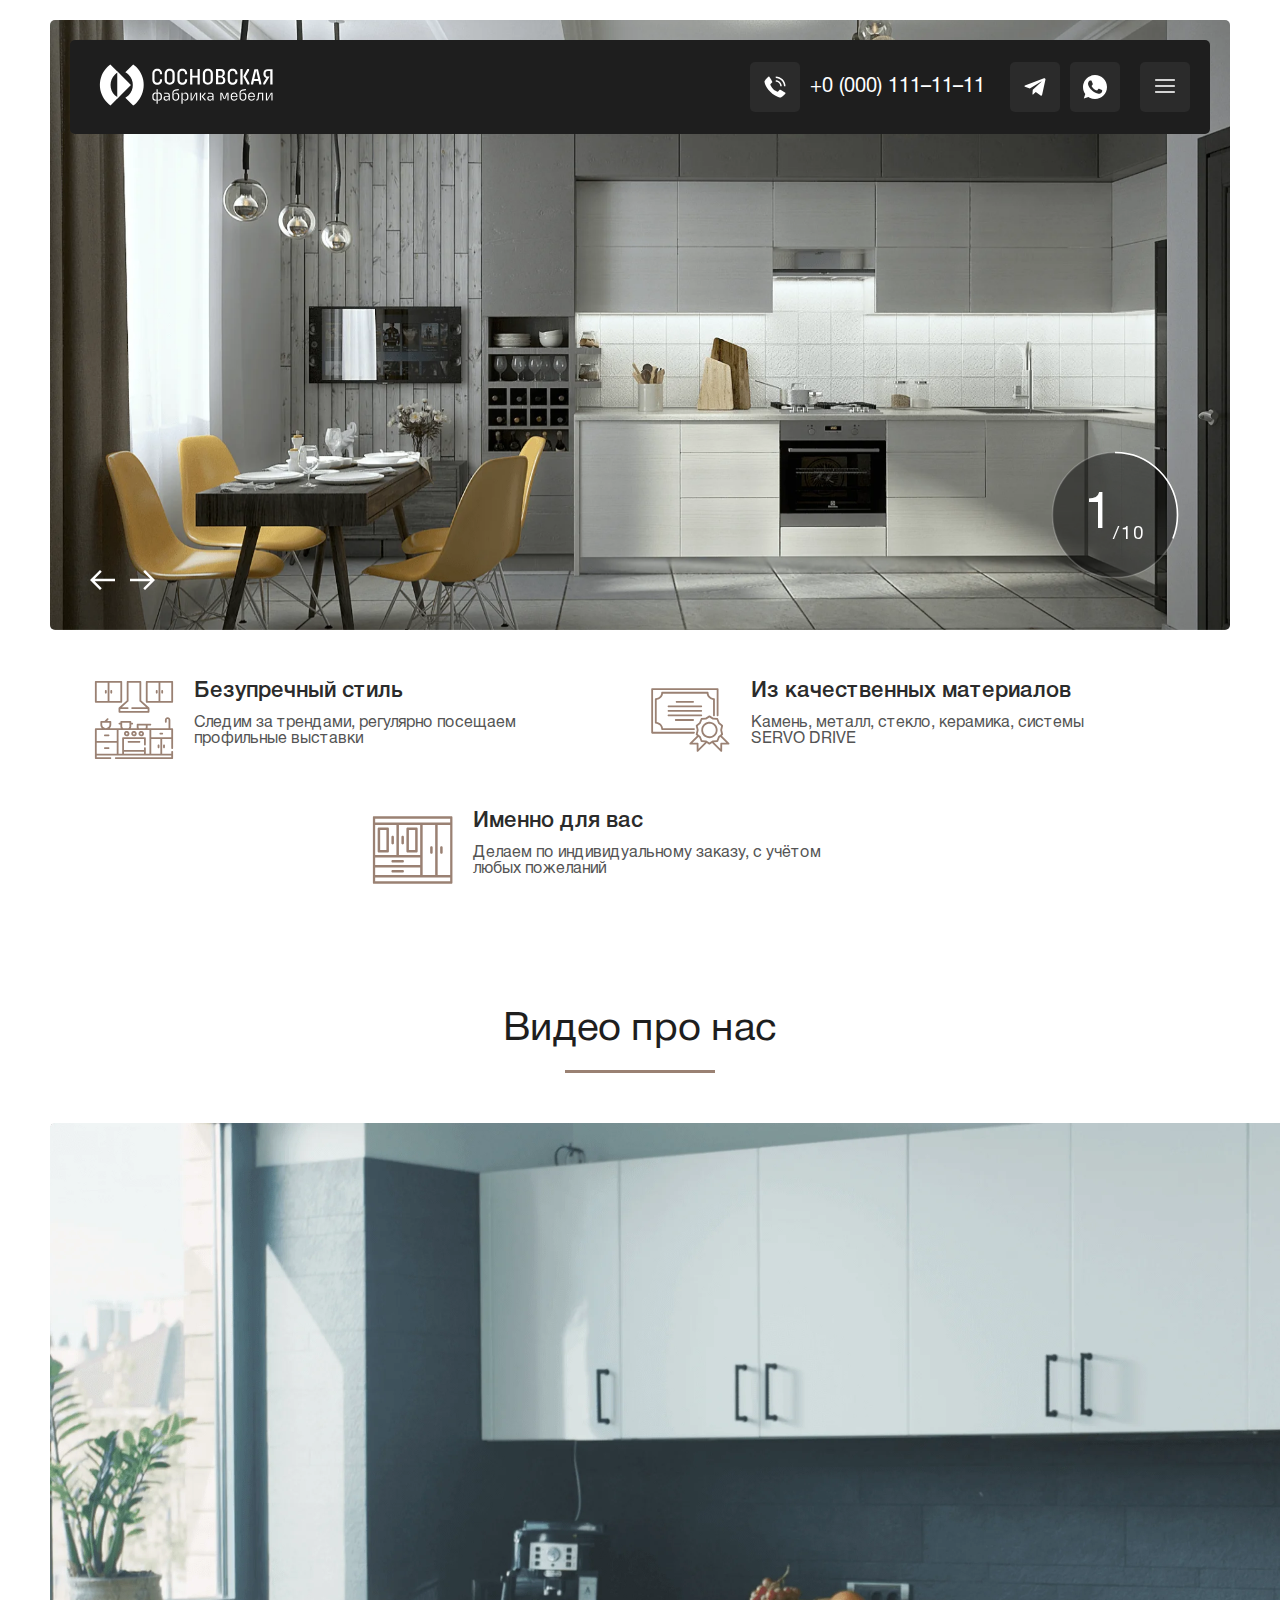
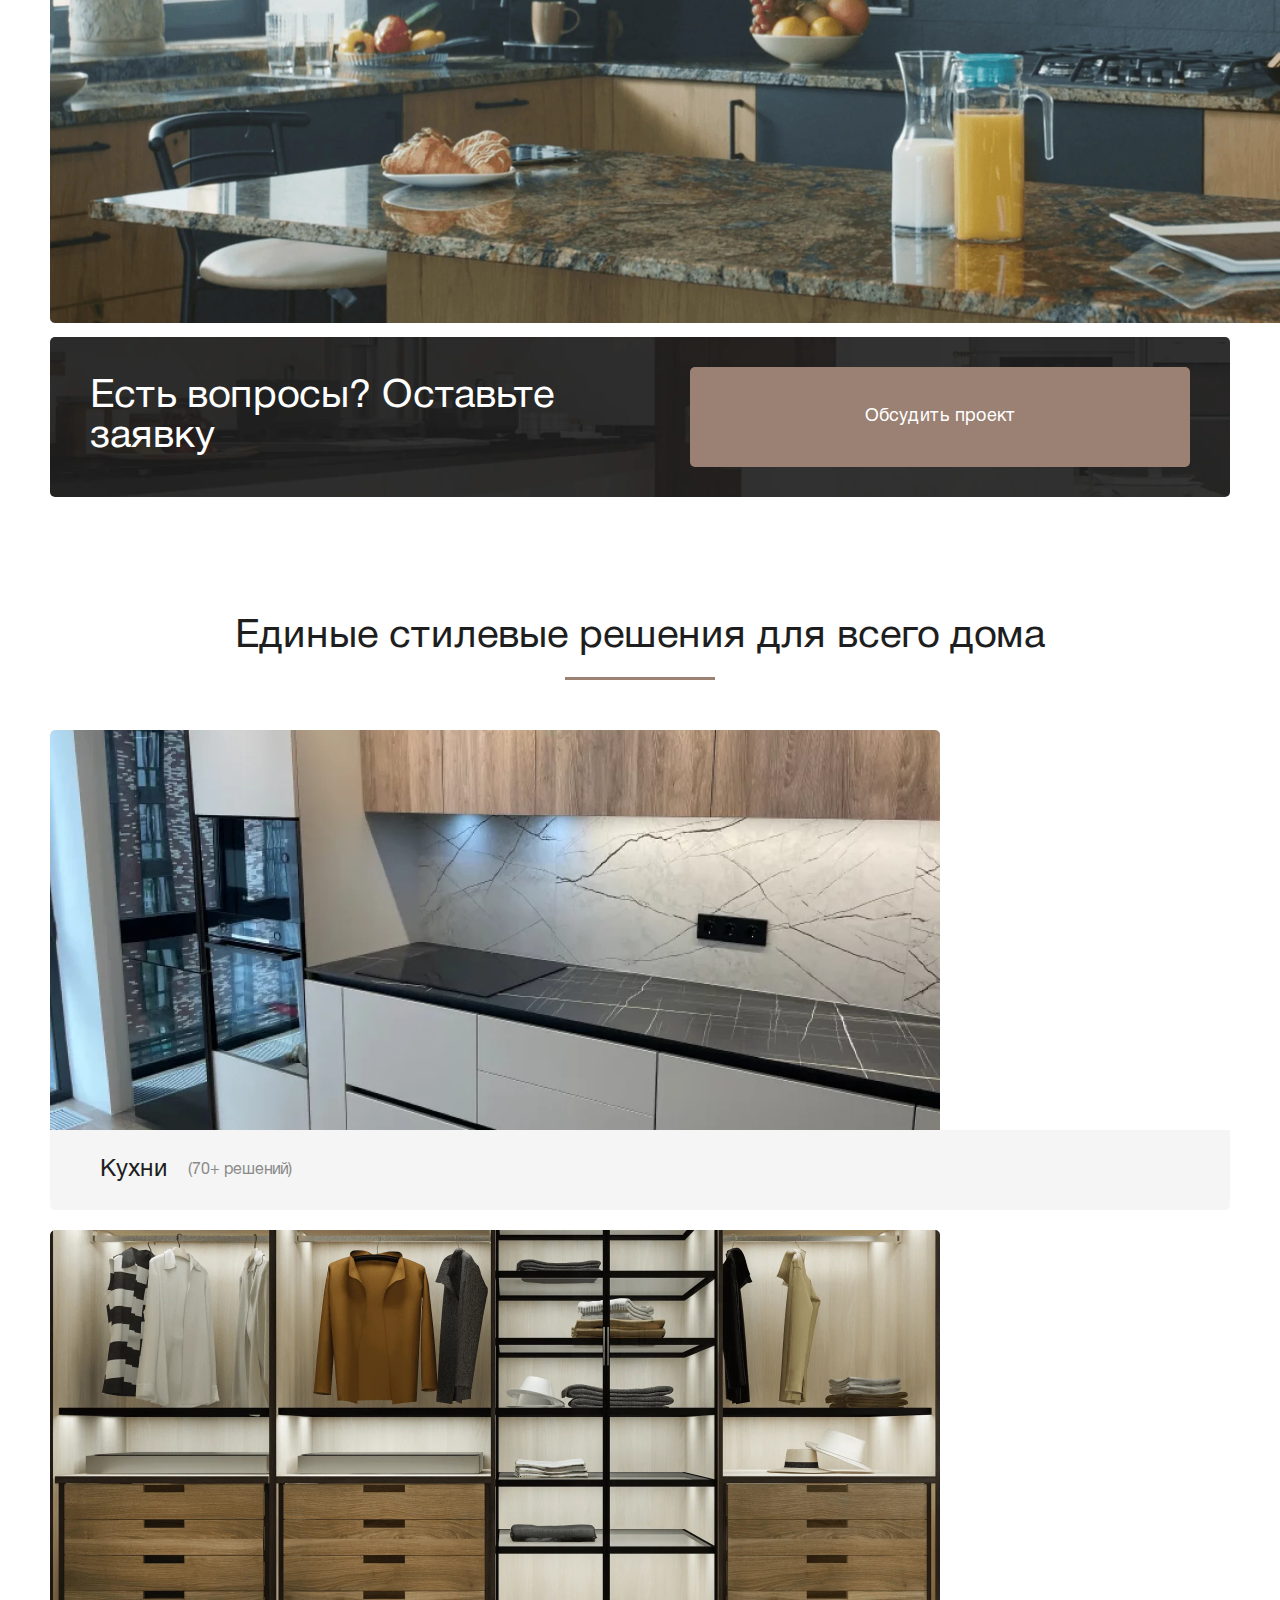
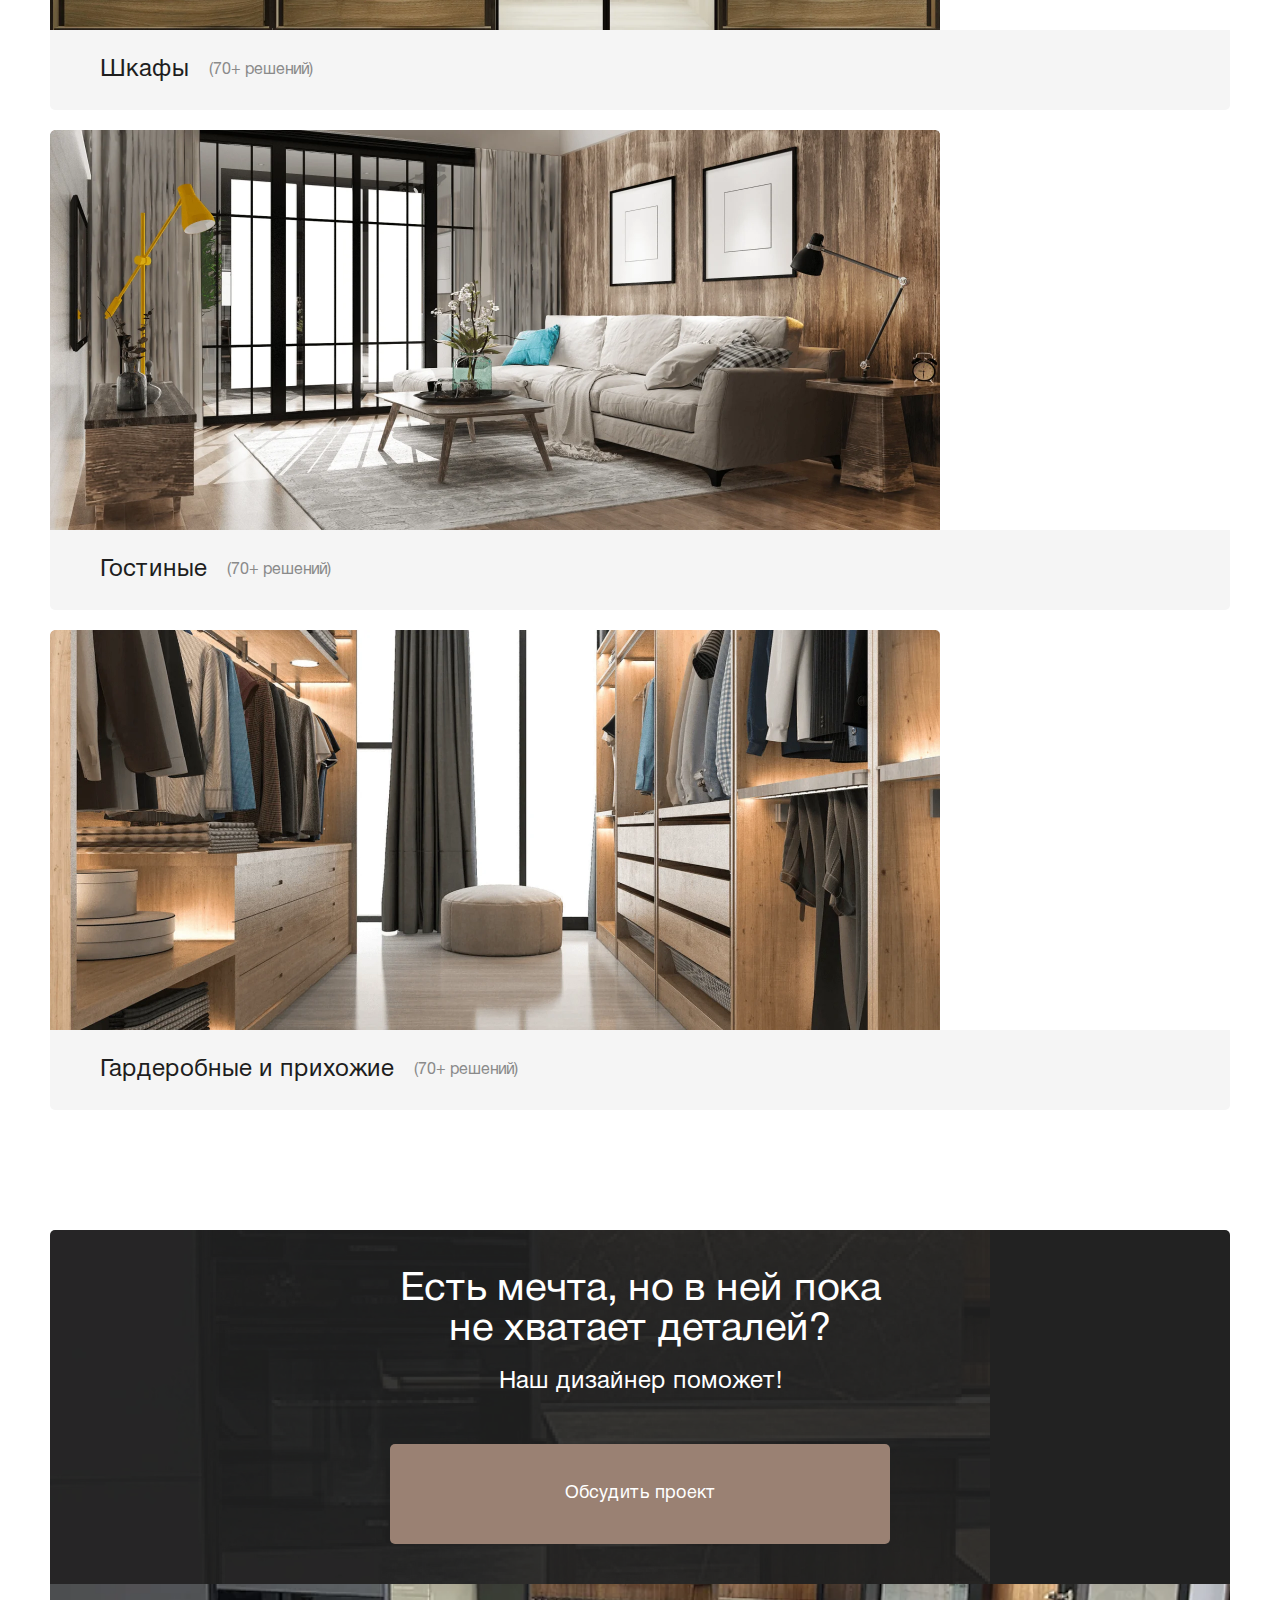
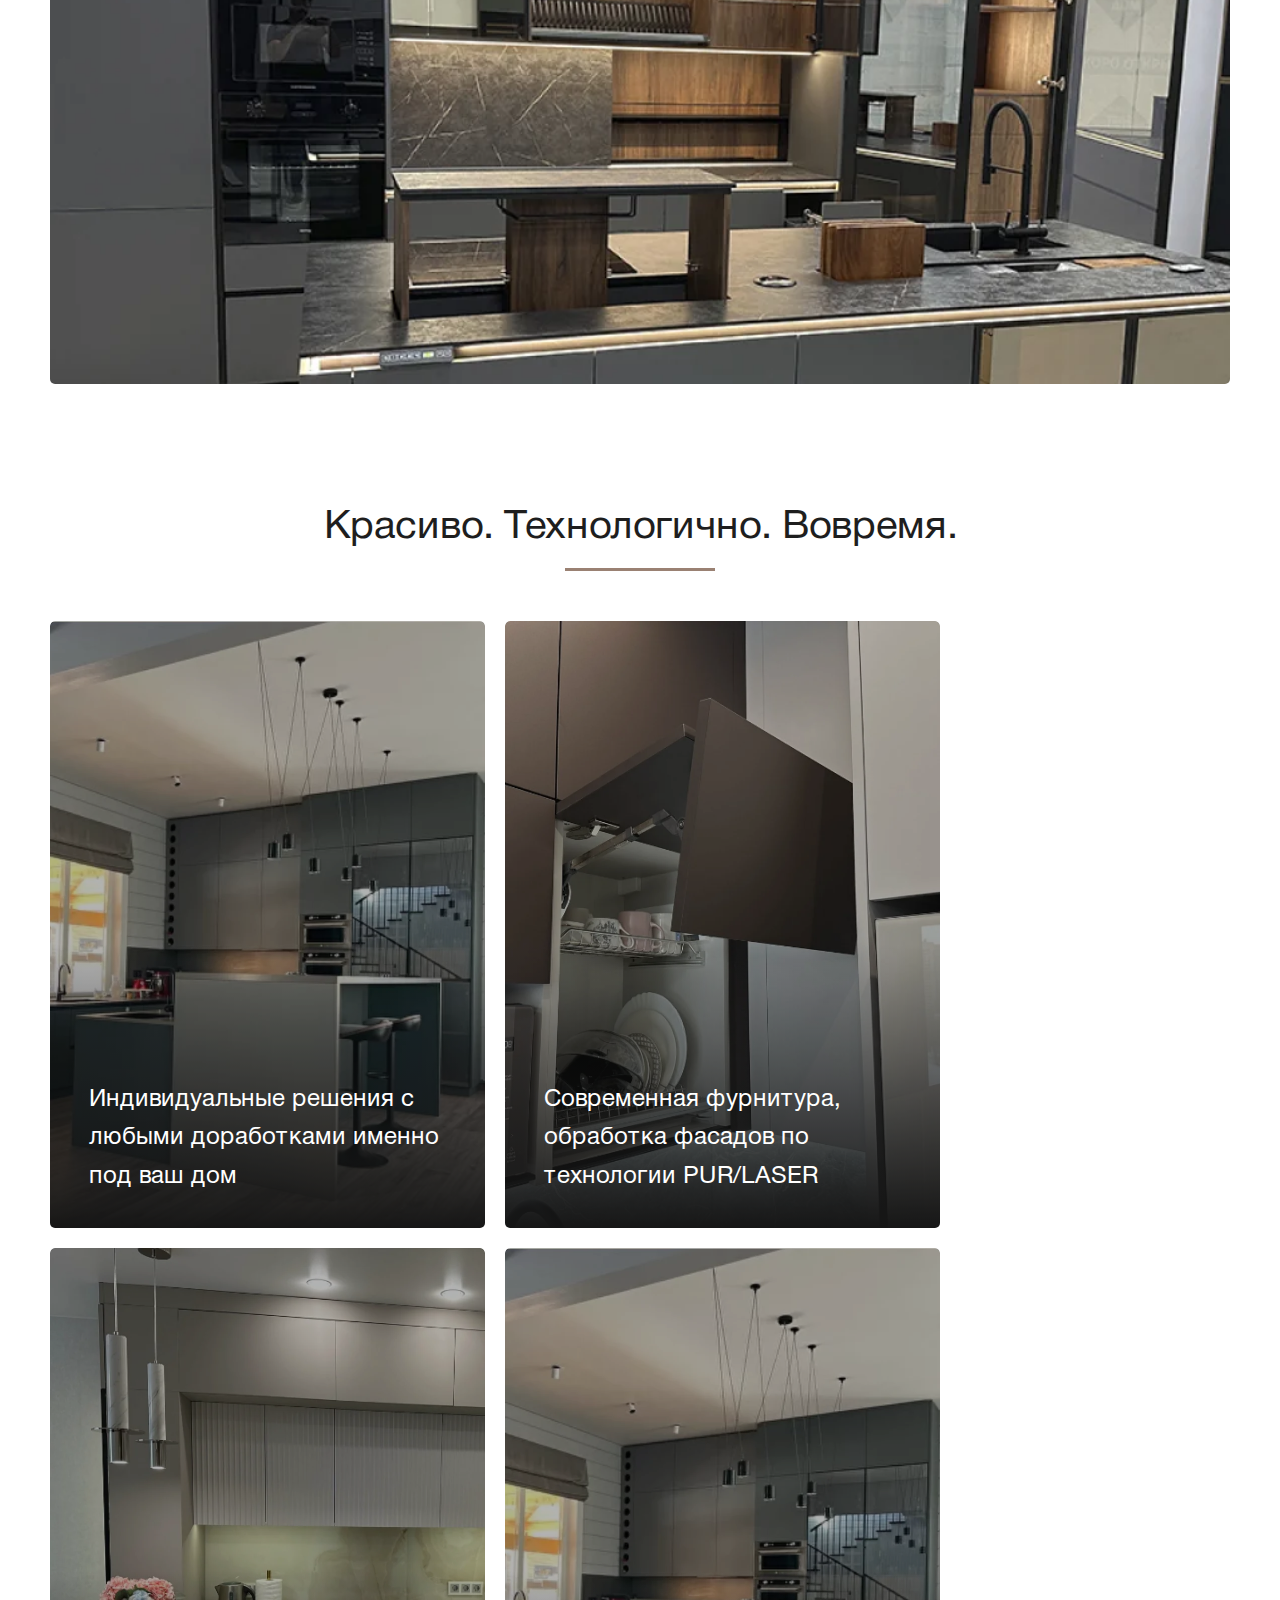
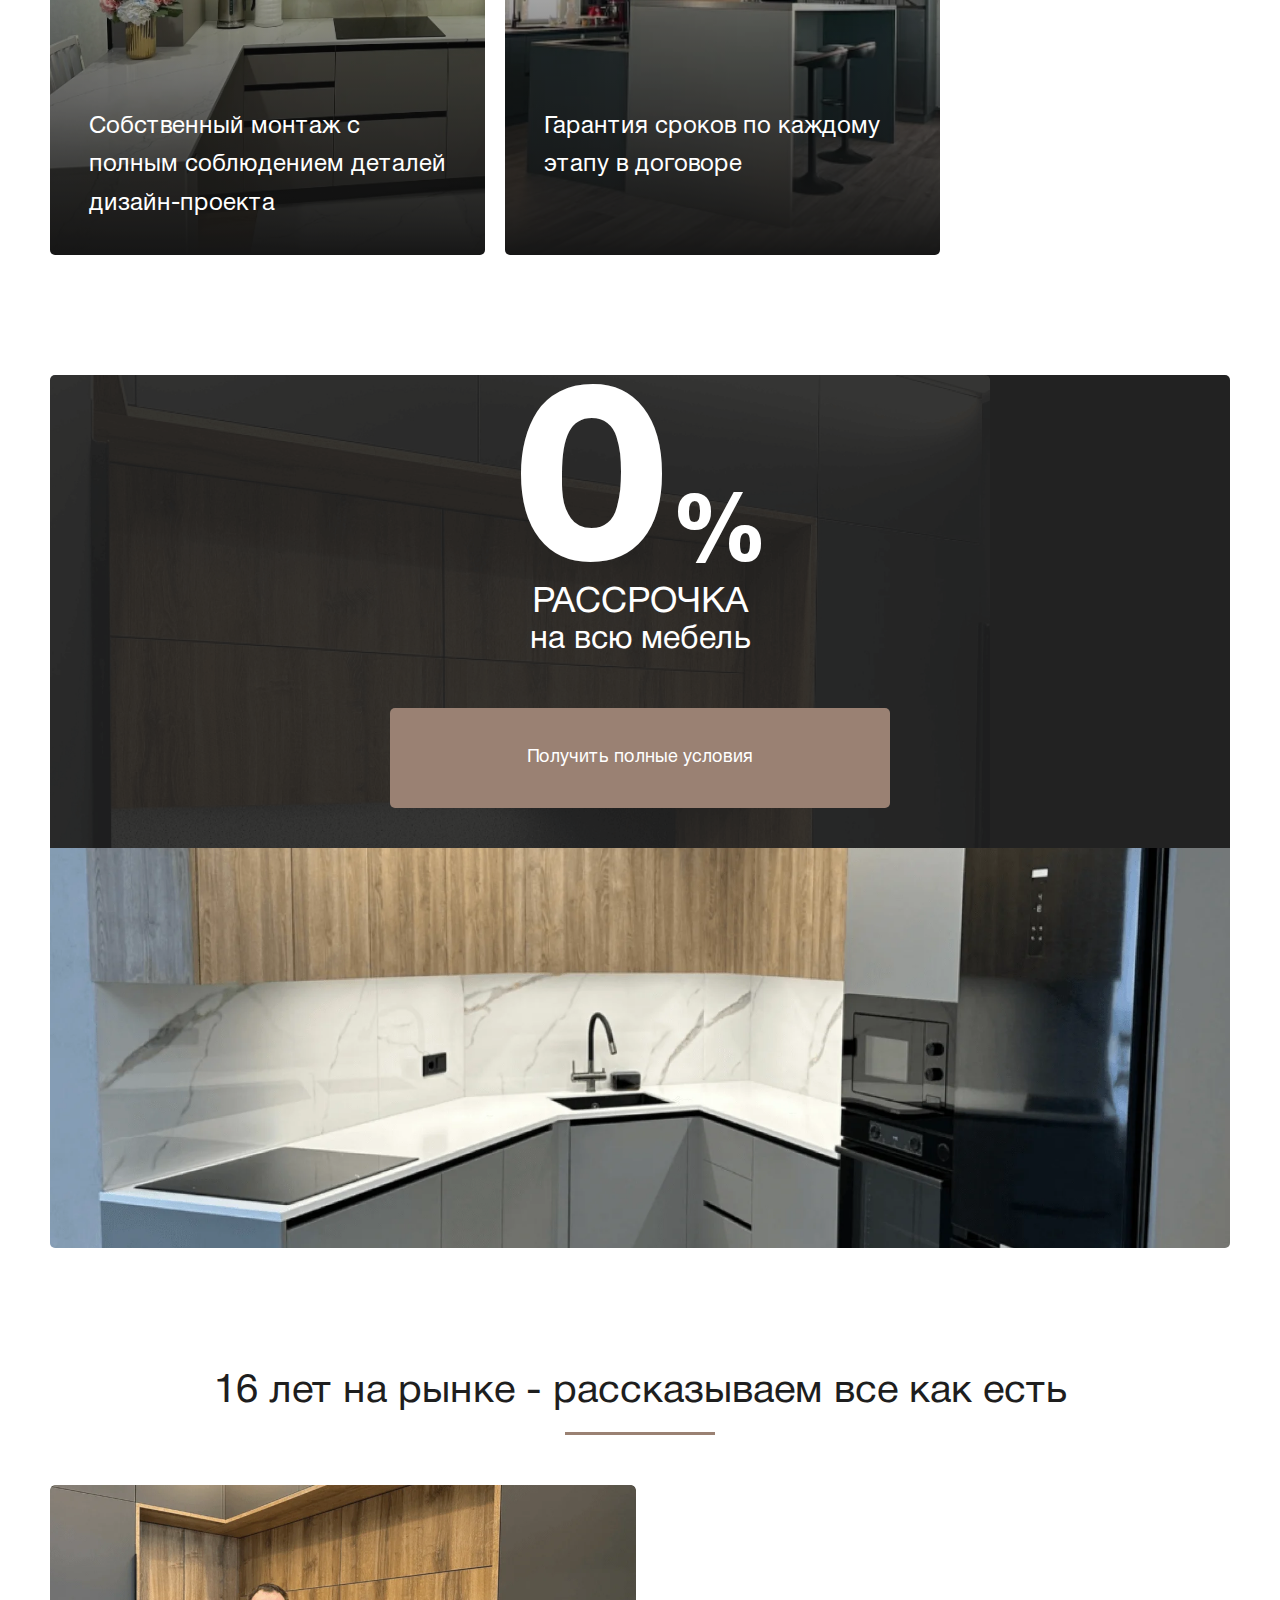
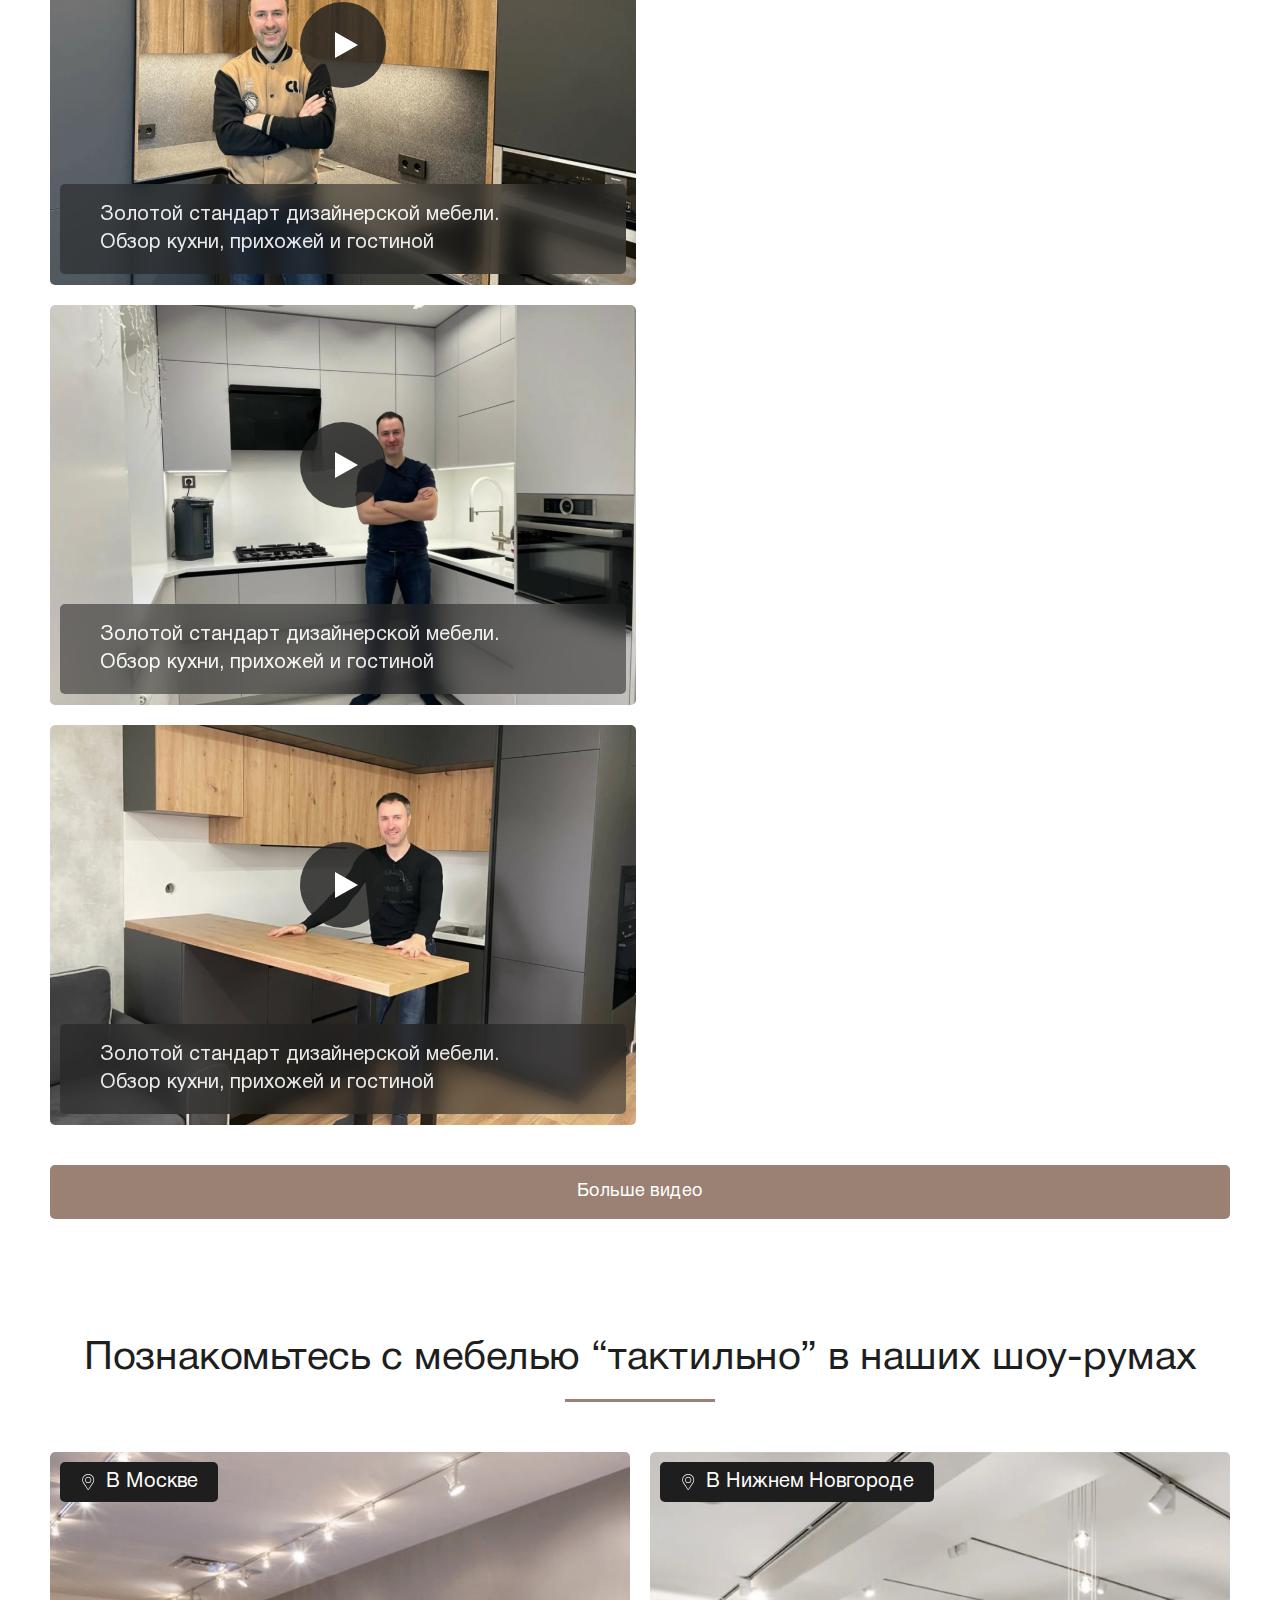
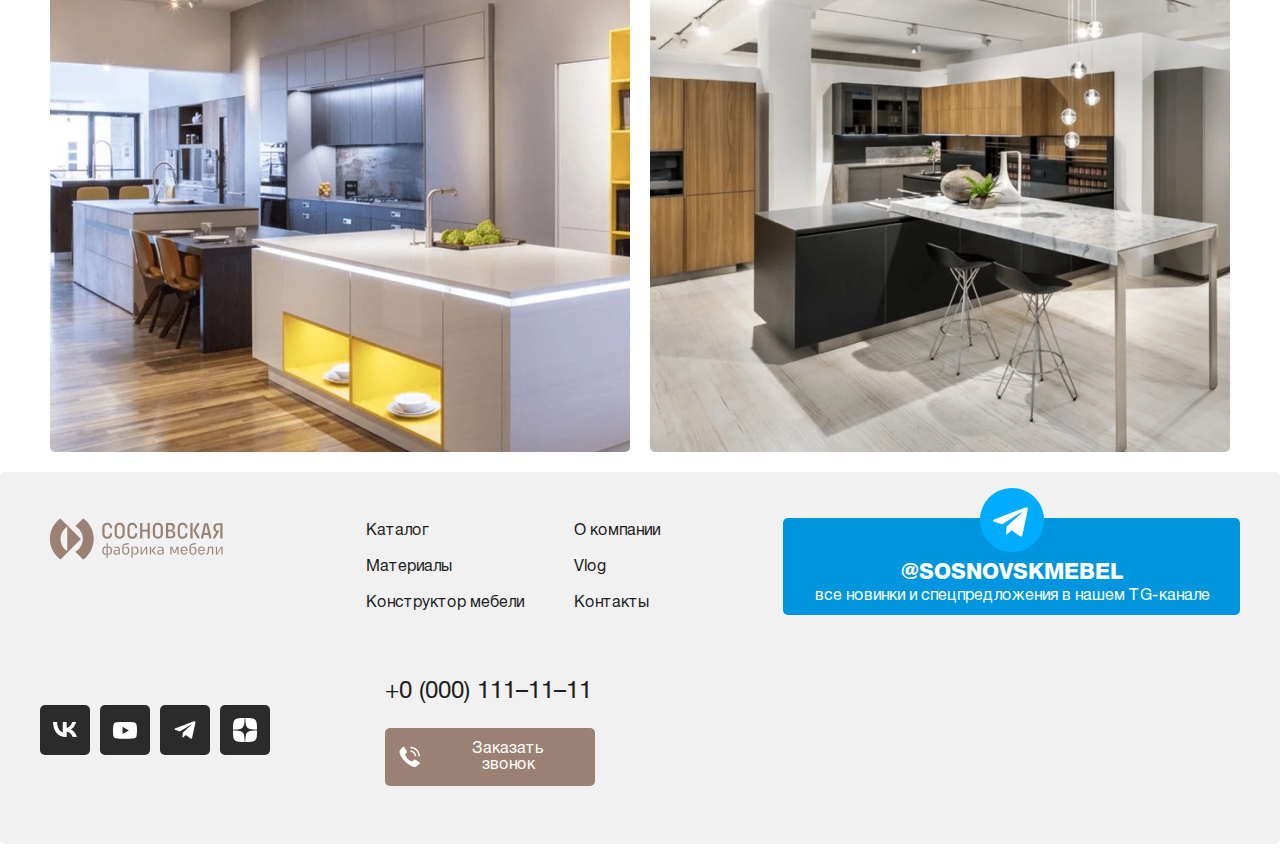
<file: index.html>
<!DOCTYPE html>
<html lang="ru">
  <head>
    <meta charset="UTF-8" />
    <meta name="viewport" content="width=device-width, initial-scale=1.0" />

    <link rel="shortcut icon" href="favicon.ico" type="image/x-icon" />

    <link rel="stylesheet" href="css/fancybox.css">
    <link rel="stylesheet" href="css/swiper.min.css" />
    <link rel="stylesheet" href="css/style.css" />

    <title>Сосновская Фабрика Мебели</title>
  </head>
  <body>
    <header class="header">
      <div class="container">
        <a href="index.html" class="logo">
          <svg
            width="195"
            height="60"
            viewBox="0 0 195 60"
            fill="none"
            xmlns="http://www.w3.org/2000/svg"
          >
            <path
              d="M27.2427 43.6449L40.9112 29.9764L27.2427 16.3551V43.6449Z"
              fill="white"
            />
            <path
              d="M24.7918 40.2985C19.183 34.6897 19.183 25.3574 24.7918 19.7486C25.7344 18.806 26.8656 17.8633 28.1382 17.2977L20.3142 9.42655C19.183 10.1807 18.2403 11.1233 17.3448 12.066C7.44692 21.9639 7.44692 37.8947 17.3448 47.7926C18.2875 48.7353 19.4186 49.6779 20.5027 50.432L28.3739 42.5609C27.0541 41.9482 25.923 41.194 24.7918 40.2985Z"
              fill="white"
            />
            <path
              d="M46.3313 12.066C45.3887 11.1233 44.2575 10.1807 43.1734 9.42655L35.3022 17.2977C36.4334 17.8633 37.5646 18.806 38.6487 19.7486C44.2575 25.3574 44.2575 34.6897 38.6487 40.2985C37.706 41.2412 36.5748 42.1838 35.3022 42.7494L43.1734 50.6206C44.3046 49.8665 45.2473 48.9238 46.3313 47.9811C56.2292 38.0361 56.2292 21.9639 46.3313 12.066Z"
              fill="white"
            />
            <path
              d="M177.691 15.978C177.078 15.978 176.559 16.1665 176.182 16.5436C175.805 16.9207 175.617 17.392 175.617 18.0047V19.4187C175.617 20.0314 175.805 20.5499 176.182 20.9269C176.559 21.304 177.078 21.4925 177.691 21.4925H179.623L174.91 29.5051H173.213V28.0911L176.371 23.0479C175.428 22.8123 174.721 22.3409 174.203 21.5868C173.684 20.8798 173.401 19.9843 173.401 18.9474V18.4289C173.401 17.1563 173.778 16.1194 174.58 15.3181C175.381 14.5169 176.418 14.1398 177.691 14.1398H182.545V29.5051H180.283V15.978H177.691Z"
              fill="white"
            />
            <path
              d="M164.257 24.0377H168.075L166.19 15.5067L164.257 24.0377ZM161.052 29.5051V28.0911L164.399 14.1398H167.981L171.28 28.0911V29.5051H169.3L168.499 25.923H163.88L163.079 29.5051H161.052Z"
              fill="white"
            />
            <path
              d="M153.229 21.5868L157.282 14.0927H159.12V15.5067L155.585 21.5397L159.356 28.044V29.458H157.518L153.229 21.5868ZM150.354 29.5051V14.0927H152.616V29.458H150.354V29.5051Z"
              fill="white"
            />
            <path
              d="M147.431 24.3205V24.9804C147.431 26.4415 147.007 27.5727 146.111 28.4682C145.216 29.3637 144.085 29.7879 142.623 29.7879C141.115 29.7879 139.937 29.3637 139.041 28.4211C138.146 27.5255 137.722 26.3472 137.722 24.839V18.7588C137.722 17.2977 138.146 16.1194 139.041 15.1767C139.937 14.2812 141.115 13.8099 142.623 13.8099C144.085 13.8099 145.216 14.2812 146.111 15.1296C147.007 16.0251 147.431 17.1563 147.431 18.6174V19.2773H145.31V18.476C145.31 17.6748 145.027 17.0149 144.556 16.5436C144.037 16.0723 143.378 15.7895 142.576 15.7895C141.775 15.7895 141.115 16.0723 140.597 16.5436C140.125 17.0149 139.89 17.6748 139.89 18.476V25.1218C139.89 25.923 140.125 26.5829 140.597 27.1013C141.068 27.6198 141.728 27.8083 142.576 27.8083C143.378 27.8083 144.037 27.5727 144.556 27.1013C145.027 26.63 145.31 25.9701 145.31 25.1218V24.3205H147.431Z"
              fill="white"
            />
            <path
              d="M130.935 22.6237H128.201V27.6198H130.935C131.548 27.6198 132.066 27.4313 132.443 27.0542C132.82 26.6771 133.056 26.1587 133.056 25.4988V24.6976C133.056 24.0848 132.867 23.5664 132.443 23.1893C132.066 22.8123 131.548 22.6237 130.935 22.6237ZM130.558 15.978H128.201V20.7384H130.558C131.17 20.7384 131.689 20.5499 132.066 20.1728C132.443 19.7958 132.632 19.2773 132.632 18.6174V18.0518C132.632 17.4391 132.443 16.9207 132.066 16.5436C131.689 16.1665 131.218 15.978 130.558 15.978ZM125.986 29.5051V14.0927H131.218C132.302 14.0927 133.197 14.4226 133.857 15.0825C134.517 15.7423 134.847 16.6379 134.847 17.7219V18.099C134.847 18.9945 134.611 19.7486 134.187 20.3614C133.763 20.9741 133.15 21.3983 132.396 21.5868C133.291 21.7753 133.998 22.1524 134.517 22.8123C135.035 23.4721 135.318 24.2734 135.318 25.216V25.6874C135.318 26.8185 134.988 27.7141 134.281 28.3739C133.621 29.0338 132.679 29.3637 131.595 29.3637H125.986V29.5051Z"
              fill="white"
            />
            <path
              d="M115.098 24.9804C115.098 25.8288 115.333 26.4886 115.852 27.0071C116.37 27.5255 117.03 27.7612 117.879 27.7612C118.727 27.7612 119.387 27.5255 119.905 27.0071C120.424 26.4886 120.659 25.8288 120.659 24.9804V18.5703C120.659 17.7219 120.377 17.0621 119.905 16.5436C119.387 16.0251 118.68 15.7895 117.879 15.7895C117.077 15.7895 116.37 16.0723 115.852 16.5436C115.333 17.0621 115.098 17.7219 115.098 18.5703V24.9804ZM112.835 18.8531C112.835 17.3449 113.307 16.1194 114.202 15.2239C115.145 14.2812 116.323 13.8099 117.832 13.8099C119.34 13.8099 120.565 14.2812 121.508 15.2239C122.451 16.1665 122.875 17.392 122.875 18.8531V24.6976C122.875 26.2058 122.403 27.4313 121.508 28.3739C120.565 29.3166 119.34 29.7408 117.832 29.7408C116.323 29.7408 115.098 29.2694 114.202 28.3739C113.26 27.4313 112.835 26.2058 112.835 24.6976V18.8531Z"
              fill="white"
            />
            <path
              d="M100.11 29.5051V14.0927H102.325V20.7384H107.557V14.0927H109.772V29.5051H107.557V22.6237H102.325V29.5051H100.11Z"
              fill="white"
            />
            <path
              d="M97.1405 24.3205V24.9804C97.1405 26.4415 96.7163 27.5727 95.8208 28.4682C94.9253 29.3637 93.7941 29.7879 92.333 29.7879C90.8247 29.7879 89.6464 29.3637 88.7509 28.4211C87.8553 27.5255 87.4312 26.3472 87.4312 24.839V18.7588C87.4312 17.2977 87.8553 16.1194 88.7509 15.1767C89.6464 14.2812 90.8247 13.8099 92.333 13.8099C93.7941 13.8099 94.9253 14.2812 95.8208 15.1296C96.7163 16.0251 97.1405 17.1563 97.1405 18.6174V19.2773H95.0195V18.476C95.0195 17.6748 94.7367 17.0149 94.2654 16.5436C93.7469 16.0723 93.0871 15.7895 92.2858 15.7895C91.4846 15.7895 90.8247 16.0723 90.3063 16.5436C89.8349 17.0149 89.5993 17.6748 89.5993 18.476V25.1218C89.5993 25.923 89.8349 26.5829 90.3063 27.1013C90.7776 27.6198 91.4374 27.8083 92.2858 27.8083C93.0871 27.8083 93.7469 27.5727 94.2654 27.1013C94.7367 26.63 95.0195 25.9701 95.0195 25.1218V24.3205H97.1405Z"
              fill="white"
            />
            <path
              d="M76.8734 24.9804C76.8734 25.8288 77.1091 26.4886 77.6276 27.0071C78.146 27.5255 78.8059 27.7612 79.6543 27.7612C80.5027 27.7612 81.1625 27.5255 81.681 27.0071C82.1994 26.4886 82.4351 25.8288 82.4351 24.9804V18.5703C82.4351 17.7219 82.1523 17.0621 81.681 16.5436C81.1625 16.0251 80.4555 15.7895 79.6543 15.7895C78.853 15.7895 78.146 16.0723 77.6276 16.5436C77.1091 17.0621 76.8734 17.7219 76.8734 18.5703V24.9804ZM74.6582 18.8531C74.6582 17.3449 75.1295 16.1194 76.0251 15.2239C76.9677 14.2812 78.146 13.8099 79.6543 13.8099C81.1625 13.8099 82.388 14.2812 83.3306 15.2239C84.2733 16.1665 84.6975 17.392 84.6975 18.8531V24.6976C84.6975 26.2058 84.2262 27.4313 83.3306 28.3739C82.388 29.3166 81.1625 29.7408 79.6543 29.7408C78.146 29.7408 76.9206 29.2694 76.0251 28.3739C75.0824 27.4313 74.6582 26.2058 74.6582 24.6976V18.8531Z"
              fill="white"
            />
            <path
              d="M72.0658 24.3205V24.9804C72.0658 26.4415 71.6416 27.5727 70.7461 28.4682C69.8506 29.3637 68.7194 29.7879 67.2582 29.7879C65.75 29.7879 64.5717 29.3637 63.6762 28.4211C62.7806 27.5255 62.3564 26.3472 62.3564 24.839V18.7588C62.3564 17.2977 62.7806 16.1194 63.6762 15.1767C64.5717 14.2812 65.75 13.8099 67.2582 13.8099C68.7194 13.8099 69.8506 14.2812 70.7461 15.1296C71.6416 16.0251 72.0658 17.1563 72.0658 18.6174V19.2773H69.9448V18.476C69.9448 17.6748 69.662 17.0149 69.1907 16.5436C68.6722 16.0723 68.0124 15.7895 67.2111 15.7895C66.4099 15.7895 65.75 16.0723 65.2315 16.5436C64.7602 17.0149 64.5245 17.6748 64.5245 18.476V25.1218C64.5245 25.923 64.7602 26.5829 65.2315 27.1013C65.7029 27.5727 66.3627 27.8083 67.2111 27.8083C68.0124 27.8083 68.6722 27.5727 69.1907 27.1013C69.662 26.63 69.9448 25.9701 69.9448 25.1218V24.3205H72.0658Z"
              fill="white"
            />
            <path
              d="M177.031 37.7062V44.8704L180.895 37.7062H182.545V45.5774H181.414V38.4603L177.549 45.5774H175.899V37.7062H177.031Z"
              fill="white"
            />
            <path
              d="M166.425 45.6245H166.143V44.5405H166.378C166.661 44.5405 166.944 44.4462 167.132 44.2577C167.321 44.0691 167.462 43.8335 167.509 43.5035L168.122 37.6591H173.212V45.5302H172.034V38.7431H169.206L168.688 43.6449C168.641 44.2577 168.405 44.729 167.981 45.106C167.557 45.4831 167.038 45.6245 166.425 45.6245Z"
              fill="white"
            />
            <path
              d="M163.739 41.1469V40.817C163.739 40.1571 163.551 39.6386 163.126 39.2144C162.702 38.8374 162.184 38.6017 161.524 38.6017C160.864 38.6017 160.298 38.7903 159.921 39.2144C159.497 39.6386 159.309 40.1571 159.309 40.817V41.1469H163.739ZM164.823 43.1265C164.635 43.9277 164.258 44.5405 163.692 45.0118C163.126 45.4831 162.372 45.7188 161.524 45.7188C160.487 45.7188 159.686 45.436 159.073 44.7761C158.46 44.1634 158.13 43.3621 158.13 42.3252V41.0055C158.13 40.0157 158.413 39.1673 159.026 38.5546C159.639 37.9419 160.44 37.6119 161.477 37.6119C162.467 37.6119 163.315 37.9419 163.928 38.5546C164.54 39.1673 164.87 40.0157 164.87 41.0055V42.0424H159.356V42.4666C159.356 43.1265 159.544 43.6449 159.969 44.0691C160.393 44.4933 160.911 44.6819 161.618 44.6819C162.137 44.6819 162.608 44.5405 162.985 44.2577C163.362 43.9749 163.598 43.5978 163.739 43.1265H164.823Z"
              fill="white"
            />
            <path
              d="M150.73 40.8641V42.3723C150.73 43.0322 150.919 43.5978 151.343 44.022C151.767 44.4462 152.286 44.6347 152.946 44.6347C153.605 44.6347 154.171 44.4462 154.548 44.022C154.972 43.5978 155.161 43.0793 155.161 42.3723V40.8641C155.161 40.2042 154.925 39.6386 154.548 39.2145C154.124 38.7903 153.605 38.6017 152.946 38.6017C152.286 38.6017 151.72 38.8374 151.343 39.2145C150.919 39.6386 150.73 40.2042 150.73 40.8641ZM155.915 35.2082L152.616 35.6795C152.05 35.7738 151.579 36.0094 151.202 36.4336C150.825 36.8578 150.683 37.3291 150.683 37.9419V39.78C150.872 39.1202 151.202 38.6489 151.72 38.2718C152.239 37.8947 152.804 37.7062 153.511 37.7062C154.36 37.7062 155.019 37.989 155.585 38.5075C156.103 39.0259 156.386 39.7329 156.386 40.6284V42.3723C156.386 43.4093 156.056 44.2105 155.444 44.8232C154.831 45.436 153.982 45.7659 152.993 45.7659C151.956 45.7659 151.107 45.436 150.448 44.8232C149.788 44.2105 149.505 43.3621 149.505 42.3252V37.989C149.505 37.0935 149.788 36.3394 150.306 35.7266C150.825 35.1139 151.579 34.7368 152.427 34.5954L155.915 34.1241V35.2082Z"
              fill="white"
            />
            <path
              d="M146.347 41.1469V40.817C146.347 40.1571 146.159 39.6386 145.734 39.2144C145.31 38.8374 144.792 38.6017 144.132 38.6017C143.472 38.6017 142.906 38.7903 142.529 39.2144C142.105 39.6386 141.917 40.1571 141.917 40.817V41.1469H146.347ZM147.431 43.1265C147.243 43.9277 146.866 44.5405 146.3 45.0118C145.734 45.4831 144.98 45.7188 144.132 45.7188C143.095 45.7188 142.294 45.436 141.681 44.7761C141.068 44.1634 140.738 43.3621 140.738 42.3252V41.0055C140.738 40.0157 141.021 39.1673 141.634 38.5546C142.247 37.9419 143.048 37.6119 144.085 37.6119C145.122 37.6119 145.923 37.9419 146.536 38.5546C147.148 39.1673 147.478 40.0157 147.478 41.0055V42.0424H141.964V42.4666C141.964 43.1265 142.152 43.6449 142.576 44.0691C143.001 44.4933 143.519 44.6819 144.226 44.6819C144.745 44.6819 145.216 44.5405 145.593 44.2577C145.97 43.9749 146.206 43.5978 146.347 43.1265H147.431Z"
              fill="white"
            />
            <path
              d="M138.57 37.7062V45.5774H137.439V38.4132L135.224 44.1163H133.668L131.453 38.4132V45.5774H130.322V37.7062H132.207L134.469 43.5507L136.685 37.7062H138.57Z"
              fill="white"
            />
            <path
              d="M122.356 41.8539H120.188C119.67 41.8539 119.246 41.9953 118.916 42.231C118.586 42.4666 118.444 42.8437 118.444 43.2207C118.444 43.6449 118.586 44.022 118.916 44.2577C119.246 44.5405 119.67 44.6347 120.235 44.6347C120.848 44.6347 121.32 44.4462 121.697 44.1163C122.074 43.7392 122.309 43.2679 122.356 42.6551V41.8539ZM123.582 40.2042V45.5774H122.404V43.6449C122.215 44.2577 121.885 44.7761 121.414 45.1532C120.942 45.5302 120.377 45.6716 119.717 45.6716C118.963 45.6716 118.397 45.4831 117.926 45.0589C117.455 44.6347 117.266 44.0691 117.266 43.3621C117.266 42.6551 117.502 42.0424 118.02 41.6182C118.539 41.194 119.199 40.9584 120 40.9584H122.404V40.2514C122.404 39.8272 122.262 39.4501 121.979 39.1673C121.697 38.8845 121.32 38.7431 120.895 38.7431H117.926V37.7062H121.084C121.838 37.7062 122.451 37.9419 122.875 38.4132C123.346 38.8845 123.582 39.4501 123.582 40.2042Z"
              fill="white"
            />
            <path
              d="M111.563 41.4768L114.627 37.7062H115.569V38.4603L112.93 41.4768L115.711 44.8233V45.5774H114.768L111.563 41.4768ZM109.866 45.5774V37.7062H111.092V45.5774H109.866Z"
              fill="white"
            />
            <path
              d="M101.712 37.7062V44.8704L105.53 37.7062H107.227V45.5774H106.096V38.4603L102.231 45.5774H100.581V37.7062H101.712Z"
              fill="white"
            />
            <path
              d="M92.663 42.4666C92.663 43.1736 92.8515 43.6921 93.2757 44.1163C93.6999 44.5405 94.2183 44.729 94.8782 44.729C95.5381 44.729 96.1036 44.5405 96.5278 44.1163C96.952 43.6921 97.1406 43.1736 97.1406 42.4666V40.8641C97.1406 40.2042 96.952 39.6386 96.5278 39.2144C96.1036 38.7903 95.5852 38.6017 94.8782 38.6017C94.2183 38.6017 93.6527 38.8374 93.2757 39.2144C92.8515 39.6386 92.663 40.1571 92.663 40.8641V42.4666ZM91.4375 48.7353V37.7062H92.663V39.6858C92.8515 39.0259 93.1814 38.5546 93.6999 38.1775C94.2183 37.8005 94.7839 37.6119 95.4909 37.6119C96.3393 37.6119 96.9992 37.8947 97.5648 38.4132C98.0832 38.9317 98.366 39.6386 98.366 40.5342V42.7494C98.366 43.6449 98.0832 44.3519 97.5648 44.8704C97.0463 45.3888 96.3393 45.6716 95.4909 45.6716C94.7839 45.6716 94.1712 45.4831 93.6999 45.106C93.1814 44.729 92.8515 44.2105 92.663 43.5507V48.6881H91.4375V48.7353Z"
              fill="white"
            />
            <path
              d="M83.5663 40.8641V42.3723C83.5663 43.0322 83.7548 43.5978 84.179 44.022C84.6032 44.4462 85.1217 44.6347 85.7815 44.6347C86.4414 44.6347 87.007 44.4462 87.384 44.022C87.8082 43.5978 87.9968 43.0793 87.9968 42.3723V40.8641C87.9968 40.2042 87.7611 39.6386 87.384 39.2145C86.9598 38.7903 86.4414 38.6017 85.7815 38.6017C85.1217 38.6017 84.5561 38.8374 84.179 39.2145C83.7548 39.6386 83.5663 40.2042 83.5663 40.8641ZM88.7509 35.2082L85.4516 35.6795C84.886 35.7738 84.4147 36.0094 84.0376 36.4336C83.6605 36.8578 83.5191 37.3291 83.5191 37.9419V39.78C83.7077 39.1202 84.0376 38.6489 84.5561 38.2718C85.0745 37.8947 85.6401 37.7062 86.3471 37.7062C87.1955 37.7062 87.8554 37.989 88.421 38.5075C88.9394 39.0259 89.2222 39.7329 89.2222 40.6284V42.3723C89.2222 43.4093 88.8923 44.2105 88.2796 44.8232C87.6668 45.436 86.8184 45.7659 85.8286 45.7659C84.7917 45.7659 83.9433 45.436 83.2835 44.8232C82.6236 44.2105 82.3408 43.3621 82.3408 42.3252V37.989C82.3408 37.0935 82.6236 36.3394 83.1421 35.7266C83.6605 35.1139 84.4147 34.7368 85.263 34.5954L88.7509 34.1241V35.2082Z"
              fill="white"
            />
            <path
              d="M78.6643 41.8539H76.4962C75.9778 41.8539 75.5536 41.9953 75.2236 42.231C74.8937 42.4666 74.7523 42.8437 74.7523 43.2207C74.7523 43.6449 74.8937 44.022 75.2236 44.2577C75.5536 44.5405 75.9778 44.6347 76.5433 44.6347C77.1561 44.6347 77.6274 44.4462 78.0045 44.1163C78.3815 43.7392 78.6172 43.2679 78.6643 42.6551V41.8539ZM79.8426 40.2042V45.5774H78.6643V43.6449C78.4758 44.2577 78.1459 44.7761 77.6745 45.1532C77.2032 45.5302 76.6376 45.6716 75.9778 45.6716C75.2236 45.6716 74.658 45.4831 74.1867 45.0589C73.7154 44.6347 73.5269 44.0691 73.5269 43.3621C73.5269 42.6551 73.7625 42.0424 74.281 41.6182C74.7994 41.194 75.4593 40.9584 76.2606 40.9584H78.6643V40.2514C78.6643 39.8272 78.5229 39.4501 78.2401 39.1673C77.9573 38.8845 77.5803 38.7431 77.1561 38.7431H74.1867V37.7062H77.3446C78.0987 37.7062 78.7115 37.9419 79.1357 38.4132C79.607 38.8845 79.8426 39.4501 79.8426 40.2042Z"
              fill="white"
            />
            <path
              d="M63.5819 42.4666C63.5819 43.1736 63.7704 43.6921 64.1946 44.1163C64.6188 44.5405 65.1373 44.729 65.7971 44.729C66.0328 44.729 66.2685 44.6819 66.5041 44.6347V38.696C66.2685 38.6489 66.0328 38.6017 65.7971 38.6017C65.1373 38.6017 64.5717 38.8374 64.1946 39.2145C63.7704 39.6386 63.5819 40.1571 63.5819 40.8641V42.4666ZM67.7296 44.6347C67.9652 44.6819 68.2009 44.729 68.4366 44.729C69.0964 44.729 69.662 44.5405 70.0391 44.1163C70.4633 43.6921 70.6518 43.1736 70.6518 42.4666V40.8641C70.6518 40.2042 70.4633 39.6386 70.0391 39.2145C69.6149 38.7903 69.0964 38.6017 68.4366 38.6017C68.2009 38.6017 67.9181 38.6489 67.7296 38.696V44.6347ZM65.2315 45.7188C64.3831 45.7188 63.6762 45.436 63.1577 44.9175C62.6392 44.3991 62.3564 43.6921 62.3564 42.7965V40.5342C62.3564 39.6387 62.5921 38.9317 63.1577 38.4132C63.6762 37.8947 64.3831 37.6119 65.2315 37.6119C65.7029 37.6119 66.1271 37.7062 66.5513 37.9419V34.2184H67.7296V37.9419C68.1066 37.7533 68.5308 37.6119 69.0493 37.6119C69.8977 37.6119 70.6047 37.8947 71.1231 38.4132C71.6416 38.9317 71.9244 39.6387 71.9244 40.5342V42.7494C71.9244 43.6449 71.6416 44.3519 71.1231 44.8704C70.6047 45.3888 69.8977 45.6716 69.0493 45.6716C68.578 45.6716 68.1066 45.5774 67.7296 45.3417V48.6881H66.5513V45.3417C66.1742 45.6245 65.7029 45.7188 65.2315 45.7188Z"
              fill="white"
            />
          </svg>
        </a>
        <nav class="header__nav">
          <a href="catalog.html" class="nav__link text-secondary">Каталог</a>
          <a href="materials.html" class="nav__link text-secondary"
            >Материалы</a
          >
          <a href="#" class="nav__link text-secondary">Конструктор мебели</a>
          <a href="about.html" class="nav__link text-secondary">О компании</a>
        </nav>
        <div class="header__buttons">
          <div class="button-wrapper">
            <div class="social-button" data-modal="feedback-modal">
              <svg
                width="24"
                height="24"
                viewBox="0 0 24 24"
                fill="none"
                xmlns="http://www.w3.org/2000/svg"
              >
                <path
                  d="M22.0448 17.52C21.3892 16.9703 17.5448 14.5358 16.9058 14.6475C16.6058 14.7008 16.3763 14.9565 15.762 15.6893C15.4779 16.0499 15.166 16.3877 14.829 16.6995C14.2116 16.5504 13.614 16.3288 13.0485 16.0395C10.831 14.9599 9.03947 13.1679 7.9605 10.95C7.67118 10.3846 7.44964 9.78691 7.3005 9.1695C7.6123 8.83252 7.95009 8.52056 8.31075 8.2365C9.04275 7.62225 9.29925 7.39425 9.3525 7.09275C9.46425 6.45225 7.0275 2.60925 6.48 1.95375C6.2505 1.68225 6.042 1.5 5.775 1.5C5.001 1.5 1.5 5.829 1.5 6.39C1.5 6.43575 1.575 10.9425 7.26675 16.7333C13.0575 22.425 17.5642 22.5 17.61 22.5C18.171 22.5 22.5 18.999 22.5 18.225C22.5 17.958 22.3177 17.7495 22.0448 17.52ZM17.25 11.25H18.75C18.7482 9.65925 18.1155 8.13416 16.9907 7.00933C15.8658 5.8845 14.3408 5.25179 12.75 5.25V6.75C13.9431 6.75119 15.087 7.22568 15.9307 8.06933C16.7743 8.91299 17.2488 10.0569 17.25 11.25Z"
                  fill="white"
                />
                <path
                  d="M21 11.25H22.5C22.497 8.66505 21.4688 6.18683 19.641 4.359C17.8132 2.53116 15.3349 1.50298 12.75 1.5V3C14.9372 3.00258 17.0342 3.8726 18.5808 5.41922C20.1274 6.96584 20.9974 9.06276 21 11.25Z"
                  fill="white"
                />
              </svg>
            </div>
            <a href="tel:+0(000)111–11–11" class="text-secondary">
              +0 (000) 111–11–11
            </a>
          </div>
          <div class="button-wrapper">
            <a href="#" class="social-button">
              <svg
                width="24"
                height="24"
                viewBox="0 0 24 24"
                fill="none"
                xmlns="http://www.w3.org/2000/svg"
              >
                <path
                  d="M1.96269 11.874L6.79269 13.5142L18.2609 6.50325C18.4274 6.402 18.5977 6.62775 18.4544 6.75975L9.77244 14.751L9.44994 19.2247C9.44467 19.2997 9.46231 19.3745 9.50052 19.4391C9.53872 19.5038 9.59569 19.5554 9.66386 19.5869C9.73203 19.6185 9.80819 19.6286 9.88223 19.6159C9.95628 19.6032 10.0247 19.5682 10.0784 19.5157L12.7514 16.887L17.6384 20.586C18.1649 20.985 18.9277 20.7037 19.0694 20.0587L22.4722 4.60875C22.6664 3.7275 21.8024 2.9835 20.9602 3.306L1.93869 10.59C1.34169 10.8187 1.35819 11.6685 1.96269 11.874Z"
                  fill="white"
                />
              </svg>
            </a>
            <a href="#" class="social-button">
              <svg
                width="24"
                height="24"
                viewBox="0 0 24 24"
                fill="none"
                xmlns="http://www.w3.org/2000/svg"
              >
                <g clip-path="url(#clip0_55_200)">
                  <path
                    d="M12.003 0H11.997C5.3805 0 0 5.382 0 12C0 14.625 0.846 17.058 2.2845 19.0335L0.789 23.4915L5.4015 22.017C7.299 23.274 9.5625 24 12.003 24C18.6195 24 24 18.6165 24 12C24 5.3835 18.6195 0 12.003 0ZM18.9855 16.9455C18.696 17.763 17.547 18.441 16.6305 18.639C16.0035 18.7725 15.1845 18.879 12.4275 17.736C8.901 16.275 6.63 12.6915 6.453 12.459C6.2835 12.2265 5.028 10.5615 5.028 8.8395C5.028 7.1175 5.9025 6.279 6.255 5.919C6.5445 5.6235 7.023 5.4885 7.482 5.4885C7.6305 5.4885 7.764 5.496 7.884 5.502C8.2365 5.517 8.4135 5.538 8.646 6.0945C8.9355 6.792 9.6405 8.514 9.7245 8.691C9.81 8.868 9.8955 9.108 9.7755 9.3405C9.663 9.5805 9.564 9.687 9.387 9.891C9.21 10.095 9.042 10.251 8.865 10.47C8.703 10.6605 8.52 10.8645 8.724 11.217C8.928 11.562 9.633 12.7125 10.671 13.6365C12.0105 14.829 13.0965 15.21 13.485 15.372C13.7745 15.492 14.1195 15.4635 14.331 15.2385C14.5995 14.949 14.931 14.469 15.2685 13.9965C15.5085 13.6575 15.8115 13.6155 16.1295 13.7355C16.4535 13.848 18.168 14.6955 18.5205 14.871C18.873 15.048 19.1055 15.132 19.191 15.2805C19.275 15.429 19.275 16.1265 18.9855 16.9455Z"
                    fill="white"
                  />
                </g>
                <defs>
                  <clipPath id="clip0_55_200">
                    <rect width="24" height="24" fill="white" />
                  </clipPath>
                </defs>
              </svg>
            </a>
          </div>
        </div>
        <div class="social-button burger-button">
          <svg
            width="26"
            height="16"
            viewBox="0 0 22 16"
            fill="none"
            xmlns="http://www.w3.org/2000/svg"
          >
            <path
              d="M1.99613 -0.00220196C1.7347 0.00352367 1.48591 0.111465 1.30305 0.298379C1.12018 0.485293 1.01778 0.736325 1.01778 0.997813C1.01778 1.2593 1.12018 1.51045 1.30305 1.69736C1.48591 1.88428 1.7347 1.9921 1.99613 1.99783H20.002C20.1352 2.00075 20.2676 1.97711 20.3914 1.92816C20.5153 1.87922 20.6282 1.80597 20.7234 1.71282C20.8186 1.61967 20.8942 1.50849 20.9459 1.38571C20.9975 1.26293 21.0241 1.13101 21.0241 0.997813C21.0241 0.864616 20.9975 0.732811 20.9459 0.610034C20.8942 0.487256 20.8186 0.375956 20.7234 0.282808C20.6282 0.18966 20.5153 0.116525 20.3914 0.06758C20.2676 0.0186353 20.1352 -0.00511849 20.002 -0.00220196H1.99613ZM1.99613 5.99777C1.73065 5.99777 1.47604 6.10325 1.28832 6.29097C1.1006 6.4787 0.995137 6.73335 0.995137 6.99883C0.995137 7.26431 1.1006 7.51896 1.28832 7.70668C1.47604 7.8944 1.73065 7.99977 1.99613 7.99977H20.002C20.2675 7.99977 20.5221 7.8944 20.7098 7.70668C20.8975 7.51896 21.003 7.26431 21.003 6.99883C21.003 6.73335 20.8975 6.4787 20.7098 6.29097C20.5221 6.10325 20.2675 5.99777 20.002 5.99777H1.99613ZM1.90042 11.9998C1.63562 12.0134 1.387 12.1314 1.20902 12.328C1.03104 12.5245 0.93822 12.7835 0.950882 13.0484C0.963543 13.3133 1.08066 13.5624 1.27657 13.741C1.47248 13.9197 1.73123 14.0134 1.99613 14.0017H20.002C20.2668 14.0008 20.5205 13.895 20.7075 13.7074C20.8944 13.5197 20.9994 13.2656 20.9994 13.0008C20.9994 12.7359 20.8944 12.4819 20.7075 12.2943C20.5205 12.1067 20.2668 12.0008 20.002 11.9998H1.99613C1.96424 11.9983 1.93231 11.9983 1.90042 11.9998Z"
              fill="#D3D3D3"
            />
          </svg>
          <svg
            width="20"
            height="20"
            viewBox="0 0 20 20"
            fill="none"
            xmlns="http://www.w3.org/2000/svg"
          >
            <path
              d="M1.98831 0.98997C1.78889 0.989996 1.59403 1.04965 1.42876 1.16125C1.26349 1.27286 1.13536 1.43131 1.06082 1.61628C0.986287 1.80125 0.968754 2.00432 1.01047 2.19933C1.05219 2.39434 1.15126 2.57236 1.29495 2.71064L8.58402 9.99968L1.29495 17.2888C1.19875 17.3807 1.12184 17.4909 1.06873 17.6128C1.01563 17.7348 0.987391 17.8661 0.985679 17.9991C0.983966 18.1321 1.00881 18.2642 1.05876 18.3875C1.10871 18.5108 1.18276 18.6229 1.27657 18.7172C1.37038 18.8116 1.48207 18.8862 1.60509 18.9368C1.72812 18.9875 1.86001 19.0131 1.99304 19.0122C2.12608 19.0112 2.25758 18.9836 2.37985 18.9312C2.50212 18.8788 2.6127 18.8024 2.70511 18.7067L10 11.4157L17.291 18.7067C17.3841 18.8001 17.4946 18.8741 17.6164 18.9247C17.7381 18.9753 17.8686 19.0014 18.0004 19.0015C18.1322 19.0017 18.2627 18.9758 18.3845 18.9254C18.5063 18.875 18.617 18.8011 18.7102 18.7079C18.8034 18.6147 18.8773 18.5041 18.9277 18.3823C18.978 18.2605 19.0039 18.1299 19.0038 17.9981C19.0037 17.8663 18.9776 17.7358 18.927 17.6141C18.8765 17.4924 18.8024 17.3819 18.709 17.2888L11.416 9.99968L18.709 2.71064C18.8552 2.57021 18.9553 2.38872 18.996 2.1901C19.0367 1.99149 19.0161 1.78513 18.9369 1.59851C18.8576 1.4119 18.7236 1.25379 18.5524 1.1451C18.3813 1.03642 18.1811 0.982324 17.9785 0.98997C17.7188 0.997712 17.4722 1.10633 17.291 1.29274L10 8.58374L2.70511 1.29274C2.61192 1.19695 2.50048 1.12075 2.37736 1.06875C2.25425 1.01675 2.12196 0.989978 1.98831 0.98997Z"
              fill="#D3D3D3"
            />
          </svg>
        </div>
      </div>
    </header>
    <main class="main">
      <section class="main-section main-section--main">
        <div class="container">
          <div class="title-wrapper" style="display: none">
            <h1 class="title">Сосновская Фабрика мебели</h1>
          </div>
          <div class="main-slider swiper">
            <div class="swiper-wrapper">
              <div class="swiper-slide swiper-slide-active" data-ind="1">
                <img src="images/main-picture.webp" alt="Kitchen" />
              </div>
              <div class="swiper-slide" data-ind="2">
                <img src="images/main-content-img2.webp" alt="Kitchen" />
              </div>
              <div class="swiper-slide" data-ind="3">
                <img src="images/main-content-img6.webp" alt="Kitchen" />
              </div>
              <div class="swiper-slide" data-ind="4">
                <img src="images/main-content-img9.webp" alt="Kitchen" />
              </div>
              <div class="swiper-slide" data-ind="5">
                <img src="images/main-content-img10.webp" alt="Kitchen" />
              </div>
              <div class="swiper-slide swiper-slide-active" data-ind="1">
                <img src="images/main-picture.webp" alt="Kitchen" />
              </div>
              <div class="swiper-slide" data-ind="2">
                <img src="images/main-content-img2.webp" alt="Kitchen" />
              </div>
              <div class="swiper-slide" data-ind="3">
                <img src="images/main-content-img6.webp" alt="Kitchen" />
              </div>
              <div class="swiper-slide" data-ind="4">
                <img src="images/main-content-img9.webp" alt="Kitchen" />
              </div>
              <div class="swiper-slide" data-ind="5">
                <img src="images/main-content-img10.webp" alt="Kitchen" />
              </div>
            </div>
            <div class="swiper-button-prev">
              <svg
                width="25"
                height="20"
                viewBox="0 0 25 20"
                fill="none"
                xmlns="http://www.w3.org/2000/svg"
              >
                <path
                  d="M10 0L11.75 1.75L4.75 8.75H25V11.25H4.75L11.75 18.25L10 20L0 10L10 0Z"
                  fill="white"
                />
              </svg>
            </div>
            <div class="swiper-button-next">
              <svg
                width="25"
                height="20"
                viewBox="0 0 25 20"
                fill="none"
                xmlns="http://www.w3.org/2000/svg"
              >
                <path
                  d="M15 0L13.25 1.75L20.25 8.75H0V11.25H20.25L13.25 18.25L15 20L25 10L15 0Z"
                  fill="white"
                />
              </svg>
            </div>
            <div class="autoplay-progress">
              <svg class="progress" viewBox="0 0 48 48">
                <circle cx="24" cy="24" r="20"></circle>
              </svg>
              <svg class="bg" viewBox="0 0 48 48">
                <circle cx="24" cy="24" r="20"></circle>
              </svg>
              <span class="current-slide"></span>
              <span class="total-slide"></span>
            </div>
          </div>
          <div class="flex-container">
            <div class="flex-item">
              <svg
                width="80"
                height="80"
                viewBox="0 0 80 80"
                fill="none"
                xmlns="http://www.w3.org/2000/svg"
              >
                <g clip-path="url(#clip0_55_129)">
                  <path
                    d="M24.5454 28.1818V31.8181C24.5454 32.0593 24.6412 32.2905 24.8117 32.461C24.9822 32.6315 25.2134 32.7272 25.4545 32.7272H54.5454C54.7865 32.7272 55.0177 32.6315 55.1882 32.461C55.3587 32.2905 55.4545 32.0593 55.4545 31.8181V28.1818C55.4433 27.9247 55.3339 27.6817 55.149 27.5027L47.2727 20.5V1.81815C47.2727 1.57704 47.1769 1.34581 47.0064 1.17532C46.8359 1.00484 46.6047 0.909058 46.3636 0.909058H33.6363C33.3952 0.909058 33.164 1.00484 32.9935 1.17532C32.823 1.34581 32.7272 1.57704 32.7272 1.81815V20.5L24.8509 27.5027C24.756 27.5888 24.6798 27.6935 24.6273 27.8104C24.5747 27.9272 24.5468 28.0537 24.5454 28.1818ZM34.24 21.5881C34.336 21.503 34.4128 21.3984 34.4655 21.2813C34.5181 21.1643 34.5454 21.0374 34.5454 20.9091V2.72724H45.4545V20.9091C45.4545 21.0374 45.4818 21.1643 45.5344 21.2813C45.5871 21.3984 45.6639 21.503 45.76 21.5881L52.1545 27.2727H38.1818C37.9407 27.2727 37.7094 27.3685 37.5389 27.539C37.3685 27.7094 37.2727 27.9407 37.2727 28.1818C37.2727 28.4229 37.3685 28.6541 37.5389 28.8246C37.7094 28.9951 37.9407 29.0909 38.1818 29.0909H53.6363V30.9091H26.3636V29.0909H33.6363C33.8774 29.0909 34.1087 28.9951 34.2791 28.8246C34.4496 28.6541 34.5454 28.4229 34.5454 28.1818C34.5454 27.9407 34.4496 27.7094 34.2791 27.539C34.1087 27.3685 33.8774 27.2727 33.6363 27.2727H27.8454L34.24 21.5881Z"
                    fill="#9A8173"
                  />
                  <path
                    d="M78.182 0.909058H52.7275C52.4863 0.909058 52.2551 1.00484 52.0846 1.17532C51.9141 1.34581 51.8184 1.57704 51.8184 1.81815V21.8181C51.8184 22.0593 51.9141 22.2905 52.0846 22.461C52.2551 22.6315 52.4863 22.7272 52.7275 22.7272H78.182C78.4231 22.7272 78.6543 22.6315 78.8248 22.461C78.9953 22.2905 79.0911 22.0593 79.0911 21.8181V1.81815C79.0911 1.57704 78.9953 1.34581 78.8248 1.17532C78.6543 1.00484 78.4231 0.909058 78.182 0.909058ZM53.6365 2.72724H64.5456V20.9091H53.6365V2.72724ZM77.2729 20.9091H66.3638V2.72724H77.2729V20.9091Z"
                    fill="#9A8173"
                  />
                  <path
                    d="M62.7274 9.99997C62.4863 9.99997 62.255 10.0957 62.0845 10.2662C61.914 10.4367 61.8183 10.668 61.8183 10.9091V12.7272C61.8183 12.9683 61.914 13.1996 62.0845 13.3701C62.255 13.5406 62.4863 13.6363 62.7274 13.6363C62.9685 13.6363 63.1997 13.5406 63.3702 13.3701C63.5407 13.1996 63.6365 12.9683 63.6365 12.7272V10.9091C63.6365 10.668 63.5407 10.4367 63.3702 10.2662C63.1997 10.0957 62.9685 9.99997 62.7274 9.99997ZM68.1819 13.6363C68.423 13.6363 68.6542 13.5406 68.8247 13.3701C68.9952 13.1996 69.091 12.9683 69.091 12.7272V10.9091C69.091 10.668 68.9952 10.4367 68.8247 10.2662C68.6542 10.0957 68.423 9.99997 68.1819 9.99997C67.9408 9.99997 67.7096 10.0957 67.5391 10.2662C67.3686 10.4367 67.2728 10.668 67.2728 10.9091V12.7272C67.2728 12.9683 67.3686 13.1996 67.5391 13.3701C67.7096 13.5406 67.9408 13.6363 68.1819 13.6363ZM1.81827 22.7272H27.2728C27.5139 22.7272 27.7452 22.6315 27.9156 22.461C28.0861 22.2905 28.1819 22.0593 28.1819 21.8181V1.81815C28.1819 1.57704 28.0861 1.34581 27.9156 1.17532C27.7452 1.00484 27.5139 0.909058 27.2728 0.909058H1.81827C1.57716 0.909058 1.34593 1.00484 1.17545 1.17532C1.00496 1.34581 0.90918 1.57704 0.90918 1.81815V21.8181C0.90918 22.0593 1.00496 22.2905 1.17545 22.461C1.34593 22.6315 1.57716 22.7272 1.81827 22.7272ZM26.3637 20.9091H15.4546V2.72724H26.3637V20.9091ZM2.72736 2.72724H13.6365V20.9091H2.72736V2.72724Z"
                    fill="#9A8173"
                  />
                  <path
                    d="M11.8183 10C11.5772 10 11.3459 10.0958 11.1754 10.2663C11.005 10.4368 10.9092 10.668 10.9092 10.9091V12.7273C10.9092 12.9684 11.005 13.1996 11.1754 13.3701C11.3459 13.5406 11.5772 13.6364 11.8183 13.6364C12.0594 13.6364 12.2906 13.5406 12.4611 13.3701C12.6316 13.1996 12.7274 12.9684 12.7274 12.7273V10.9091C12.7274 10.668 12.6316 10.4368 12.4611 10.2663C12.2906 10.0958 12.0594 10 11.8183 10ZM17.2728 13.6364C17.5139 13.6364 17.7452 13.5406 17.9156 13.3701C18.0861 13.1996 18.1819 12.9684 18.1819 12.7273V10.9091C18.1819 10.668 18.0861 10.4368 17.9156 10.2663C17.7452 10.0958 17.5139 10 17.2728 10C17.0317 10 16.8005 10.0958 16.63 10.2663C16.4595 10.4368 16.3637 10.668 16.3637 10.9091V12.7273C16.3637 12.9684 16.4595 13.1996 16.63 13.3701C16.8005 13.5406 17.0317 13.6364 17.2728 13.6364ZM78.1819 48.1818H76.3637V40C76.3637 39.2767 76.0764 38.583 75.5649 38.0715C75.0535 37.5601 74.3598 37.2727 73.6365 37.2727C72.9131 37.2727 72.2194 37.5601 71.708 38.0715C71.1965 38.583 70.9092 39.2767 70.9092 40V41.8182C70.9092 42.0593 71.005 42.2905 71.1754 42.461C71.3459 42.6315 71.5772 42.7273 71.8183 42.7273C72.0594 42.7273 72.2906 42.6315 72.4611 42.461C72.6316 42.2905 72.7274 42.0593 72.7274 41.8182V40C72.7274 39.7589 72.8231 39.5277 72.9936 39.3572C73.1641 39.1867 73.3953 39.0909 73.6365 39.0909C73.8776 39.0909 74.1088 39.1867 74.2793 39.3572C74.4498 39.5277 74.5455 39.7589 74.5455 40V48.1818H53.4692C53.5769 47.8907 53.6335 47.5831 53.6365 47.2727V45.4545H56.3637C56.6048 45.4545 56.8361 45.3588 57.0065 45.1883C57.177 45.0178 57.2728 44.7866 57.2728 44.5455C57.2728 44.3043 57.177 44.0731 57.0065 43.9026C56.8361 43.7321 56.6048 43.6364 56.3637 43.6364H43.6365C43.3953 43.6364 43.1641 43.7321 42.9936 43.9026C42.8231 44.0731 42.7274 44.3043 42.7274 44.5455V47.2727C42.7304 47.5831 42.787 47.8907 42.8946 48.1818H36.7674C37.0948 47.6316 37.2693 47.0039 37.2728 46.3636V44.5455H38.1819C38.423 44.5455 38.6542 44.4497 38.8247 44.2792C38.9952 44.1087 39.091 43.8775 39.091 43.6364C39.091 43.3953 38.9952 43.164 38.8247 42.9935C38.6542 42.8231 38.423 42.7273 38.1819 42.7273H37.2728V41.8182C37.2728 41.5771 37.177 41.3458 37.0065 41.1754C36.8361 41.0049 36.6048 40.9091 36.3637 40.9091H27.2728C27.0317 40.9091 26.8005 41.0049 26.63 41.1754C26.4595 41.3458 26.3637 41.5771 26.3637 41.8182V42.7273H25.4546C25.2135 42.7273 24.9823 42.8231 24.8118 42.9935C24.6413 43.164 24.5455 43.3953 24.5455 43.6364C24.5455 43.8775 24.6413 44.1087 24.8118 44.2792C24.9823 44.4497 25.2135 44.5455 25.4546 44.5455H26.3637V46.3636C26.3673 47.0039 26.5418 47.6316 26.8692 48.1818H15.8728C16.7736 47.1848 17.2725 45.8891 17.2728 44.5455V41.8182C17.2728 41.5771 17.177 41.3458 17.0065 41.1754C16.8361 41.0049 16.6048 40.9091 16.3637 40.9091H13.1037L14.2792 39.7336C14.4448 39.5622 14.5364 39.3325 14.5343 39.0942C14.5323 38.8558 14.4367 38.6278 14.2681 38.4593C14.0996 38.2907 13.8715 38.1951 13.6332 38.193C13.3948 38.191 13.1652 38.2826 12.9937 38.4482L10.5328 40.9091H7.27282C7.03171 40.9091 6.80048 41.0049 6.62999 41.1754C6.4595 41.3458 6.36372 41.5771 6.36372 41.8182V44.5455C6.36409 45.8891 6.86294 47.1848 7.76372 48.1818H1.81827C1.57716 48.1818 1.34593 48.2776 1.17545 48.4481C1.00496 48.6186 0.90918 48.8498 0.90918 49.0909V78.1818C0.90918 78.4229 1.00496 78.6542 1.17545 78.8246C1.34593 78.9951 1.57716 79.0909 1.81827 79.0909H16.3637C16.6048 79.0909 16.8361 78.9951 17.0065 78.8246C17.177 78.6542 17.2728 78.4229 17.2728 78.1818C17.2728 77.9407 17.177 77.7095 17.0065 77.539C16.8361 77.3685 16.6048 77.2727 16.3637 77.2727H2.72736V75.4545H77.2728V77.2727H21.8183C21.5772 77.2727 21.3459 77.3685 21.1754 77.539C21.005 77.7095 20.9092 77.9407 20.9092 78.1818C20.9092 78.4229 21.005 78.6542 21.1754 78.8246C21.3459 78.9951 21.5772 79.0909 21.8183 79.0909H78.1819C78.423 79.0909 78.6542 78.9951 78.8247 78.8246C78.9952 78.6542 79.091 78.4229 79.091 78.1818V71.8182C79.091 71.5771 78.9952 71.3458 78.8247 71.1754C78.6542 71.0049 78.423 70.9091 78.1819 70.9091C77.9408 70.9091 77.7096 71.0049 77.5391 71.1754C77.3686 71.3458 77.2728 71.5771 77.2728 71.8182V73.6364H68.1819V59.0909H77.2728V68.1818C77.2728 68.4229 77.3686 68.6542 77.5391 68.8246C77.7096 68.9951 77.9408 69.0909 78.1819 69.0909C78.423 69.0909 78.6542 68.9951 78.8247 68.8246C78.9952 68.6542 79.091 68.4229 79.091 68.1818V49.0909C79.091 48.8498 78.9952 48.6186 78.8247 48.4481C78.6542 48.2776 78.423 48.1818 78.1819 48.1818ZM44.5455 47.2727V45.4545H51.8183V47.2727C51.8183 47.5138 51.7225 47.7451 51.552 47.9156C51.3815 48.086 51.1503 48.1818 50.9092 48.1818H45.4546C45.2135 48.1818 44.9823 48.086 44.8118 47.9156C44.6413 47.7451 44.5455 47.5138 44.5455 47.2727ZM28.1819 46.3636V42.7273H35.4546V46.3636C35.4539 46.8456 35.2621 47.3077 34.9213 47.6485C34.5805 47.9893 34.1184 48.1811 33.6365 48.1818H30.0001C29.5181 48.1811 29.0561 47.9893 28.7152 47.6485C28.3744 47.3077 28.1826 46.8456 28.1819 46.3636ZM8.18191 44.5455V42.7273H15.4546V44.5455C15.4546 45.5099 15.0715 46.4348 14.3896 47.1168C13.7076 47.7987 12.7827 48.1818 11.8183 48.1818C10.8538 48.1818 9.92892 47.7987 9.24697 47.1168C8.56502 46.4348 8.18191 45.5099 8.18191 44.5455ZM2.72736 50H22.7274V60.9091H2.72736V50ZM2.72736 62.7273H22.7274V73.6364H2.72736V62.7273ZM24.5455 50H55.4546V73.6364H51.8183V68.1818C51.8183 67.9407 51.7225 67.7095 51.552 67.539C51.3815 67.3685 51.1503 67.2727 50.9092 67.2727C50.6681 67.2727 50.4368 67.3685 50.2664 67.539C50.0959 67.7095 50.0001 67.9407 50.0001 68.1818V70H30.0001V59.0909H50.0001V64.5455C50.0001 64.7866 50.0959 65.0178 50.2664 65.1883C50.4368 65.3588 50.6681 65.4545 50.9092 65.4545C51.1503 65.4545 51.3815 65.3588 51.552 65.1883C51.7225 65.0178 51.8183 64.7866 51.8183 64.5455V58.1818C51.8183 57.9407 51.7225 57.7095 51.552 57.539C51.3815 57.3685 51.1503 57.2727 50.9092 57.2727H29.091C28.8499 57.2727 28.6187 57.3685 28.4482 57.539C28.2777 57.7095 28.1819 57.9407 28.1819 58.1818V73.6364H24.5455V50ZM30.0001 73.6364V71.8182H50.0001V73.6364H30.0001ZM66.3637 73.6364H57.2728V59.0909H66.3637V73.6364ZM57.2728 57.2727V50H77.2728V57.2727H57.2728Z"
                    fill="#9A8173"
                  />
                  <path
                    d="M14.5455 54.5454H10.9091C10.668 54.5454 10.4368 54.6412 10.2663 54.8117C10.0958 54.9822 10 55.2134 10 55.4545C10 55.6956 10.0958 55.9269 10.2663 56.0973C10.4368 56.2678 10.668 56.3636 10.9091 56.3636H14.5455C14.7866 56.3636 15.0178 56.2678 15.1883 56.0973C15.3588 55.9269 15.4545 55.6956 15.4545 55.4545C15.4545 55.2134 15.3588 54.9822 15.1883 54.8117C15.0178 54.6412 14.7866 54.5454 14.5455 54.5454ZM68.1818 52.7272H66.3636C66.1225 52.7272 65.8913 52.823 65.7208 52.9935C65.5503 53.164 65.4545 53.3952 65.4545 53.6363C65.4545 53.8774 65.5503 54.1087 65.7208 54.2792C65.8913 54.4496 66.1225 54.5454 66.3636 54.5454H68.1818C68.4229 54.5454 68.6542 54.4496 68.8246 54.2792C68.9951 54.1087 69.0909 53.8774 69.0909 53.6363C69.0909 53.3952 68.9951 53.164 68.8246 52.9935C68.6542 52.823 68.4229 52.7272 68.1818 52.7272ZM14.5455 67.2727H10.9091C10.668 67.2727 10.4368 67.3685 10.2663 67.539C10.0958 67.7094 10 67.9407 10 68.1818C10 68.4229 10.0958 68.6541 10.2663 68.8246C10.4368 68.9951 10.668 69.0909 10.9091 69.0909H14.5455C14.7866 69.0909 15.0178 68.9951 15.1883 68.8246C15.3588 68.6541 15.4545 68.4229 15.4545 68.1818C15.4545 67.9407 15.3588 67.7094 15.1883 67.539C15.0178 67.3685 14.7866 67.2727 14.5455 67.2727ZM69.0909 65.4545V67.2727C69.0909 67.5138 69.1867 67.745 69.3572 67.9155C69.5277 68.086 69.7589 68.1818 70 68.1818C70.2411 68.1818 70.4723 68.086 70.6428 67.9155C70.8133 67.745 70.9091 67.5138 70.9091 67.2727V65.4545C70.9091 65.2134 70.8133 64.9822 70.6428 64.8117C70.4723 64.6412 70.2411 64.5454 70 64.5454C69.7589 64.5454 69.5277 64.6412 69.3572 64.8117C69.1867 64.9822 69.0909 65.2134 69.0909 65.4545ZM64.5455 68.1818C64.7866 68.1818 65.0178 68.086 65.1883 67.9155C65.3588 67.745 65.4545 67.5138 65.4545 67.2727V65.4545C65.4545 65.2134 65.3588 64.9822 65.1883 64.8117C65.0178 64.6412 64.7866 64.5454 64.5455 64.5454C64.3044 64.5454 64.0731 64.6412 63.9026 64.8117C63.7321 64.9822 63.6364 65.2134 63.6364 65.4545V67.2727C63.6364 67.5138 63.7321 67.745 63.9026 67.9155C64.0731 68.086 64.3044 68.1818 64.5455 68.1818ZM47.2727 56.3636C47.8121 56.3636 48.3394 56.2037 48.7879 55.904C49.2364 55.6043 49.586 55.1784 49.7924 54.68C49.9988 54.1817 50.0528 53.6333 49.9476 53.1043C49.8424 52.5752 49.5826 52.0893 49.2012 51.7079C48.8198 51.3264 48.3338 51.0667 47.8048 50.9615C47.2758 50.8562 46.7274 50.9102 46.229 51.1167C45.7307 51.3231 45.3048 51.6726 45.0051 52.1211C44.7054 52.5696 44.5455 53.0969 44.5455 53.6363C44.5462 54.3594 44.8337 55.0527 45.3451 55.564C45.8564 56.0753 46.5496 56.3629 47.2727 56.3636ZM47.2727 52.7272C47.4525 52.7272 47.6283 52.7806 47.7778 52.8804C47.9273 52.9803 48.0438 53.1223 48.1126 53.2884C48.1814 53.4546 48.1994 53.6373 48.1644 53.8137C48.1293 53.99 48.0427 54.152 47.9156 54.2792C47.7884 54.4063 47.6264 54.4929 47.4501 54.528C47.2737 54.563 47.091 54.545 46.9248 54.4762C46.7587 54.4074 46.6167 54.2909 46.5168 54.1414C46.417 53.9919 46.3636 53.8161 46.3636 53.6363C46.3636 53.3952 46.4594 53.164 46.6299 52.9935C46.8004 52.823 47.0316 52.7272 47.2727 52.7272ZM40 56.3636C40.5394 56.3636 41.0667 56.2037 41.5152 55.904C41.9637 55.6043 42.3133 55.1784 42.5197 54.68C42.7261 54.1817 42.7801 53.6333 42.6749 53.1043C42.5696 52.5752 42.3099 52.0893 41.9285 51.7079C41.5471 51.3264 41.0611 51.0667 40.5321 50.9615C40.003 50.8562 39.4547 50.9102 38.9563 51.1167C38.458 51.3231 38.032 51.6726 37.7324 52.1211C37.4327 52.5696 37.2727 53.0969 37.2727 53.6363C37.2735 54.3594 37.561 55.0527 38.0723 55.564C38.5836 56.0753 39.2769 56.3629 40 56.3636ZM40 52.7272C40.1798 52.7272 40.3556 52.7806 40.5051 52.8804C40.6546 52.9803 40.7711 53.1223 40.8399 53.2884C40.9087 53.4546 40.9267 53.6373 40.8916 53.8137C40.8565 53.99 40.77 54.152 40.6428 54.2792C40.5157 54.4063 40.3537 54.4929 40.1774 54.528C40.001 54.563 39.8182 54.545 39.6521 54.4762C39.486 54.4074 39.344 54.2909 39.2441 54.1414C39.1442 53.9919 39.0909 53.8161 39.0909 53.6363C39.0909 53.3952 39.1867 53.164 39.3572 52.9935C39.5277 52.823 39.7589 52.7272 40 52.7272ZM32.7273 56.3636C33.2667 56.3636 33.794 56.2037 34.2425 55.904C34.691 55.6043 35.0405 55.1784 35.2469 54.68C35.4534 54.1817 35.5074 53.6333 35.4021 53.1043C35.2969 52.5752 35.0372 52.0893 34.6557 51.7079C34.2743 51.3264 33.7884 51.0667 33.2593 50.9615C32.7303 50.8562 32.1819 50.9102 31.6836 51.1167C31.1852 51.3231 30.7593 51.6726 30.4596 52.1211C30.16 52.5696 30 53.0969 30 53.6363C30.0007 54.3594 30.2883 55.0527 30.7996 55.564C31.3109 56.0753 32.0042 56.3629 32.7273 56.3636ZM32.7273 52.7272C32.9071 52.7272 33.0828 52.7806 33.2323 52.8804C33.3818 52.9803 33.4984 53.1223 33.5672 53.2884C33.636 53.4546 33.654 53.6373 33.6189 53.8137C33.5838 53.99 33.4972 54.152 33.3701 54.2792C33.243 54.4063 33.081 54.4929 32.9046 54.528C32.7283 54.563 32.5455 54.545 32.3794 54.4762C32.2133 54.4074 32.0713 54.2909 31.9714 54.1414C31.8715 53.9919 31.8182 53.8161 31.8182 53.6363C31.8182 53.3952 31.914 53.164 32.0844 52.9935C32.2549 52.823 32.4862 52.7272 32.7273 52.7272ZM45.4545 60.9091H34.5455C34.3043 60.9091 34.0731 61.0048 33.9026 61.1753C33.7321 61.3458 33.6364 61.577 33.6364 61.8181C33.6364 62.0593 33.7321 62.2905 33.9026 62.461C34.0731 62.6315 34.3043 62.7272 34.5455 62.7272H45.4545C45.6957 62.7272 45.9269 62.6315 46.0974 62.461C46.2679 62.2905 46.3636 62.0593 46.3636 61.8181C46.3636 61.577 46.2679 61.3458 46.0974 61.1753C45.9269 61.0048 45.6957 60.9091 45.4545 60.9091Z"
                    fill="#9A8173"
                  />
                </g>
                <defs>
                  <clipPath id="clip0_55_129">
                    <rect width="80" height="80" fill="white" />
                  </clipPath>
                </defs>
              </svg>
              <div class="flex-item__text">
                <h3 class="subtitle">Безупречный стиль</h3>
                <p class="text-primary">
                  Cледим за трендами, регулярно посещаем профильные выставки
                </p>
              </div>
            </div>
            <div class="flex-item">
              <svg
                width="81"
                height="80"
                viewBox="0 0 81 80"
                fill="none"
                xmlns="http://www.w3.org/2000/svg"
              >
                <path
                  d="M44.879 52.7272C44.879 52.4861 44.7833 52.2549 44.6128 52.0844C44.4423 51.9139 44.2111 51.8181 43.97 51.8181H3.06086V9.99994H66.6972V35.4545C66.6972 35.6956 66.793 35.9268 66.9635 36.0973C67.134 36.2678 67.3652 36.3636 67.6063 36.3636C67.8474 36.3636 68.0787 36.2678 68.2491 36.0973C68.4196 35.9268 68.5154 35.6956 68.5154 35.4545V9.09085C68.5154 8.84975 68.4196 8.61852 68.2491 8.44803C68.0787 8.27754 67.8474 8.18176 67.6063 8.18176H2.15177C1.91066 8.18176 1.67943 8.27754 1.50894 8.44803C1.33845 8.61852 1.24268 8.84975 1.24268 9.09085V52.7272C1.24268 52.9683 1.33845 53.1996 1.50894 53.37C1.67943 53.5405 1.91066 53.6363 2.15177 53.6363H43.97C44.2111 53.6363 44.4423 53.5405 44.6128 53.37C44.7833 53.1996 44.879 52.9683 44.879 52.7272Z"
                  fill="#9A8173"
                />
                <path
                  d="M63.9698 36.3636C64.2109 36.3636 64.4422 36.2678 64.6126 36.0973C64.7831 35.9268 64.8789 35.6956 64.8789 35.4545V19.0908C64.8789 18.8497 64.7831 18.6185 64.6126 18.448C64.4422 18.2775 64.2109 18.1818 63.9698 18.1818C62.5237 18.1801 61.1373 17.6049 60.1147 16.5823C59.0922 15.5597 58.517 14.1733 58.5153 12.7272C58.5153 12.4861 58.4195 12.2549 58.249 12.0844C58.0785 11.9139 57.8473 11.8181 57.6062 11.8181H12.1516C11.9105 11.8181 11.6793 11.9139 11.5088 12.0844C11.3383 12.2549 11.2425 12.4861 11.2425 12.7272C11.2409 14.1733 10.6656 15.5597 9.64308 16.5823C8.62052 17.6049 7.23412 18.1801 5.788 18.1818C5.54689 18.1818 5.31566 18.2775 5.14517 18.448C4.97469 18.6185 4.87891 18.8497 4.87891 19.0908V42.7272C4.87891 42.9683 4.97469 43.1995 5.14517 43.37C5.31566 43.5405 5.54689 43.6363 5.788 43.6363C7.23412 43.638 8.62052 44.2132 9.64308 45.2358C10.6656 46.2583 11.2409 47.6447 11.2425 49.0908C11.2425 49.3319 11.3383 49.5632 11.5088 49.7337C11.6793 49.9042 11.9105 49.9999 12.1516 49.9999H43.9698C44.2109 49.9999 44.4422 49.9042 44.6126 49.7337C44.7831 49.5632 44.8789 49.3319 44.8789 49.0908C44.8789 48.8497 44.7831 48.6185 44.6126 48.448C44.4422 48.2775 44.2109 48.1818 43.9698 48.1818H12.9971C12.7931 46.5821 12.0638 45.0955 10.9235 43.9553C9.7833 42.815 8.29669 42.0857 6.69709 41.8818V19.9363C8.29669 19.7323 9.7833 19.003 10.9235 17.8628C12.0638 16.7225 12.7931 15.2359 12.9971 13.6363H56.7607C56.9647 15.2359 57.694 16.7225 58.8343 17.8628C59.9745 19.003 61.4611 19.7323 63.0607 19.9363V35.4545C63.0607 35.6956 63.1565 35.9268 63.327 36.0973C63.4975 36.2678 63.7287 36.3636 63.9698 36.3636ZM67.6062 49.9999C67.6062 48.3817 67.1263 46.7999 66.2273 45.4544C65.3283 44.1089 64.0504 43.0602 62.5554 42.4409C61.0604 41.8217 59.4153 41.6596 57.8282 41.9753C56.241 42.291 54.7832 43.0703 53.6389 44.2145C52.4947 45.3588 51.7155 46.8166 51.3997 48.4037C51.0841 49.9909 51.2461 51.6359 51.8653 53.131C52.4846 54.626 53.5333 55.9038 54.8788 56.8029C56.2243 57.7019 57.8061 58.1818 59.4244 58.1818C61.5936 58.1793 63.6733 57.3166 65.2071 55.7827C66.741 54.2488 67.6038 52.1691 67.6062 49.9999ZM59.4244 56.3636C58.1657 56.3636 56.9354 55.9903 55.8889 55.2911C54.8424 54.5919 54.0268 53.598 53.5451 52.4352C53.0635 51.2724 52.9375 49.9929 53.183 48.7584C53.4285 47.524 54.0346 46.3901 54.9246 45.5002C55.8146 44.6102 56.9485 44.0041 58.1829 43.7586C59.4173 43.513 60.6968 43.6391 61.8596 44.1207C63.0224 44.6023 64.0163 45.418 64.7155 46.4645C65.4148 47.511 65.788 48.7413 65.788 49.9999C65.7861 51.6871 65.115 53.3046 63.922 54.4976C62.729 55.6906 61.1115 56.3616 59.4244 56.3636Z"
                  fill="#9A8173"
                />
                <path
                  d="M79.1583 62.9936L71.8483 55.6836L72.7483 54.9C72.8734 54.7914 72.9665 54.6506 73.0174 54.493C73.0684 54.3353 73.0753 54.1667 73.0374 54.0054L72.0919 50L73.0374 45.9945C73.0753 45.8332 73.0684 45.6646 73.0174 45.507C72.9665 45.3493 72.8734 45.2086 72.7483 45.1L69.6774 42.4291L68.1328 38.6254C68.0693 38.4693 67.9637 38.334 67.8277 38.2345C67.6917 38.1349 67.5308 38.0751 67.3628 38.0618L63.3446 37.7409L59.9064 35.5927C59.7619 35.5027 59.5949 35.455 59.4246 35.455C59.2543 35.455 59.0874 35.5027 58.9428 35.5927L55.5046 37.7409L51.4864 38.0618C51.3185 38.0751 51.1575 38.1349 51.0215 38.2345C50.8856 38.334 50.7799 38.4693 50.7164 38.6254L49.171 42.4291L46.101 45.1C45.9759 45.2086 45.8828 45.3493 45.8318 45.507C45.7809 45.6646 45.774 45.8332 45.8119 45.9945L46.7574 50L45.8119 54.0054C45.774 54.1667 45.7809 54.3353 45.8318 54.493C45.8828 54.6506 45.9759 54.7914 46.101 54.9L47.001 55.6836L39.691 62.9936C39.5639 63.1207 39.4773 63.2827 39.4423 63.459C39.4072 63.6354 39.4252 63.8181 39.494 63.9842C39.5628 64.1503 39.6793 64.2923 39.8288 64.3921C39.9782 64.492 40.1539 64.5454 40.3337 64.5454H46.6974V70.9091C46.6974 71.0888 46.7507 71.2646 46.8506 71.414C46.9505 71.5635 47.0925 71.68 47.2586 71.7488C47.4247 71.8176 47.6074 71.8356 47.7837 71.8005C47.9601 71.7654 48.122 71.6789 48.2492 71.5518L56.7583 63.0427L58.9428 64.4072C59.0874 64.4973 59.2543 64.5451 59.4246 64.5451C59.595 64.5451 59.7619 64.4973 59.9064 64.4072L62.091 63.0427L70.6001 71.5518C70.7272 71.6789 70.8892 71.7654 71.0655 71.8005C71.2418 71.8356 71.4246 71.8176 71.5907 71.7488C71.7568 71.68 71.8987 71.5635 71.9986 71.414C72.0985 71.2646 72.1519 71.0888 72.1519 70.9091V64.5454H78.5155C78.6953 64.5454 78.871 64.492 79.0205 64.3921C79.17 64.2923 79.2865 64.1503 79.3552 63.9842C79.424 63.8181 79.442 63.6354 79.407 63.459C79.3719 63.2827 79.2854 63.1207 79.1583 62.9936ZM48.5155 68.7145V63.6363C48.5155 63.3952 48.4198 63.164 48.2493 62.9935C48.0788 62.823 47.8476 62.7272 47.6064 62.7272H42.5283L48.3764 56.8791L49.1719 57.5709L50.7164 61.3745L50.7174 61.3781C50.781 61.5344 50.8867 61.6699 51.0228 61.7696C51.159 61.8693 51.3201 61.9292 51.4883 61.9427L55.0074 62.2218L48.5155 68.7145ZM59.4246 62.5645L56.281 60.6C56.1573 60.5231 56.017 60.477 55.8719 60.4654L52.1901 60.1709L50.7755 56.6854C50.7217 56.553 50.6376 56.4351 50.5301 56.3409L48.9301 54.95L48.9283 54.9491L47.7083 53.8881L48.5774 50.2081C48.6093 50.0709 48.6093 49.9281 48.5774 49.7909L47.7092 46.1118L50.5292 43.6572C50.6365 43.5636 50.7206 43.4463 50.7746 43.3145L52.1901 39.8291L55.8719 39.5354C56.0171 39.5236 56.1574 39.4771 56.281 39.4L59.4246 37.4363L62.5683 39.4C62.6919 39.4768 62.8322 39.5229 62.9774 39.5345L66.6592 39.8291L68.0746 43.3145C68.1286 43.4466 68.2126 43.5643 68.3201 43.6581L71.141 46.1118L70.2728 49.7909C70.2408 49.9284 70.2408 50.0715 70.2728 50.2091L71.141 53.8881L69.921 54.9491L69.9192 54.95L68.3192 56.3409C68.2115 56.4353 68.1275 56.5536 68.0737 56.6863L66.6592 60.1709L62.9774 60.4645C62.8321 60.4764 62.6919 60.5228 62.5683 60.6L59.4246 62.5645ZM71.2428 62.7272C71.0017 62.7272 70.7705 62.823 70.6 62.9935C70.4295 63.164 70.3337 63.3952 70.3337 63.6363V68.7145L63.841 62.2218L67.3601 61.9427C67.5282 61.9293 67.6892 61.8695 67.8253 61.77C67.9614 61.6705 68.0672 61.5351 68.131 61.3791L68.1328 61.3754L69.6783 57.5709L70.4728 56.88L76.321 62.7272H71.2428ZM51.2428 25.4545H18.5155C18.2744 25.4545 18.0432 25.5503 17.8727 25.7208C17.7022 25.8913 17.6064 26.1225 17.6064 26.3636C17.6064 26.6047 17.7022 26.8359 17.8727 27.0064C18.0432 27.1769 18.2744 27.2727 18.5155 27.2727H51.2428C51.4839 27.2727 51.7151 27.1769 51.8856 27.0064C52.0561 26.8359 52.1519 26.6047 52.1519 26.3636C52.1519 26.1225 52.0561 25.8913 51.8856 25.7208C51.7151 25.5503 51.4839 25.4545 51.2428 25.4545ZM43.061 22.7272C43.3021 22.7272 43.5333 22.6315 43.7038 22.461C43.8743 22.2905 43.9701 22.0593 43.9701 21.8181C43.9701 21.577 43.8743 21.3458 43.7038 21.1753C43.5333 21.0048 43.3021 20.9091 43.061 20.9091H26.611C26.3699 20.9091 26.1387 21.0048 25.9682 21.1753C25.7977 21.3458 25.7019 21.577 25.7019 21.8181C25.7019 22.0593 25.7977 22.2905 25.9682 22.461C26.1387 22.6315 26.3699 22.7272 26.611 22.7272H43.061ZM51.2428 30H18.5155C18.2744 30 18.0432 30.0957 17.8727 30.2662C17.7022 30.4367 17.6064 30.668 17.6064 30.9091C17.6064 31.1502 17.7022 31.3814 17.8727 31.5519C18.0432 31.7224 18.2744 31.8181 18.5155 31.8181H51.2428C51.4839 31.8181 51.7151 31.7224 51.8856 31.5519C52.0561 31.3814 52.1519 31.1502 52.1519 30.9091C52.1519 30.668 52.0561 30.4367 51.8856 30.2662C51.7151 30.0957 51.4839 30 51.2428 30ZM52.1519 35.4545C52.1519 35.2134 52.0561 34.9822 51.8856 34.8117C51.7151 34.6412 51.4839 34.5454 51.2428 34.5454H18.5155C18.2744 34.5454 18.0432 34.6412 17.8727 34.8117C17.7022 34.9822 17.6064 35.2134 17.6064 35.4545C17.6064 35.6956 17.7022 35.9269 17.8727 36.0973C18.0432 36.2678 18.2744 36.3636 18.5155 36.3636H51.2428C51.4839 36.3636 51.7151 36.2678 51.8856 36.0973C52.0561 35.9269 52.1519 35.6956 52.1519 35.4545ZM25.7883 39.0909C25.5472 39.0909 25.3159 39.1867 25.1454 39.3571C24.975 39.5276 24.8792 39.7589 24.8792 40C24.8792 40.2411 24.975 40.4723 25.1454 40.6428C25.3159 40.8133 25.5472 40.9091 25.7883 40.9091H43.061C43.3021 40.9091 43.5333 40.8133 43.7038 40.6428C43.8743 40.4723 43.9701 40.2411 43.9701 40C43.9701 39.7589 43.8743 39.5276 43.7038 39.3571C43.5333 39.1867 43.3021 39.0909 43.061 39.0909H25.7883Z"
                  fill="#9A8173"
                />
              </svg>
              <div class="flex-item__text">
                <h3 class="subtitle">Из качественных материалов</h3>
                <p class="text-primary">
                  Камень, металл, стекло, керамика, системы SERVO DRIVE
                </p>
              </div>
            </div>
            <div class="flex-item">
              <svg
                width="81"
                height="80"
                viewBox="0 0 81 80"
                fill="none"
                xmlns="http://www.w3.org/2000/svg"
              >
                <g clip-path="url(#clip0_55_149)">
                  <path
                    d="M79.417 6.25H1.91699C1.58547 6.25 1.26753 6.3817 1.03311 6.61612C0.798688 6.85054 0.666992 7.16848 0.666992 7.5L0.666992 72.5C0.666992 72.8315 0.798688 73.1495 1.03311 73.3839C1.26753 73.6183 1.58547 73.75 1.91699 73.75H79.417C79.7485 73.75 80.0665 73.6183 80.3009 73.3839C80.5353 73.1495 80.667 72.8315 80.667 72.5V7.5C80.667 7.16848 80.5353 6.85054 80.3009 6.61612C80.0665 6.3817 79.7485 6.25 79.417 6.25ZM50.667 65V15H63.167V65H50.667ZM3.16699 65V57.5H48.167V65H3.16699ZM48.167 15V45H26.917V15H48.167ZM3.16699 47.5H48.167V55H3.16699V47.5ZM24.417 45H3.16699V15H24.417V45ZM65.667 15H78.167V65H65.667V15ZM3.16699 8.75H78.167V12.5H3.16699V8.75ZM78.167 71.25H3.16699V67.5H78.167V71.25Z"
                    fill="#9A8173"
                  />
                  <path
                    d="M30.667 60H20.667C20.3355 60 20.0175 60.1317 19.7831 60.3661C19.5487 60.6005 19.417 60.9185 19.417 61.25C19.417 61.5815 19.5487 61.8995 19.7831 62.1339C20.0175 62.3683 20.3355 62.5 20.667 62.5H30.667C30.9985 62.5 31.3165 62.3683 31.5509 62.1339C31.7853 61.8995 31.917 61.5815 31.917 61.25C31.917 60.9185 31.7853 60.6005 31.5509 60.3661C31.3165 60.1317 30.9985 60 30.667 60ZM30.667 50H20.667C20.3355 50 20.0175 50.1317 19.7831 50.3661C19.5487 50.6005 19.417 50.9185 19.417 51.25C19.417 51.5815 19.5487 51.8995 19.7831 52.1339C20.0175 52.3683 20.3355 52.5 20.667 52.5H30.667C30.9985 52.5 31.3165 52.3683 31.5509 52.1339C31.7853 51.8995 31.917 51.5815 31.917 51.25C31.917 50.9185 31.7853 50.6005 31.5509 50.3661C31.3165 50.1317 30.9985 50 30.667 50ZM35.667 42.5H44.417C44.7485 42.5 45.0665 42.3683 45.3009 42.1339C45.5353 41.8995 45.667 41.5815 45.667 41.25V18.75C45.667 18.4185 45.5353 18.1005 45.3009 17.8661C45.0665 17.6317 44.7485 17.5 44.417 17.5H35.667C35.3355 17.5 35.0175 17.6317 34.7831 17.8661C34.5487 18.1005 34.417 18.4185 34.417 18.75V41.25C34.417 41.5815 34.5487 41.8995 34.7831 42.1339C35.0175 42.3683 35.3355 42.5 35.667 42.5ZM36.917 20H43.167V40H36.917V20ZM30.667 34.375C30.9985 34.375 31.3165 34.2433 31.5509 34.0089C31.7853 33.7745 31.917 33.4565 31.917 33.125V26.875C31.917 26.5435 31.7853 26.2255 31.5509 25.9911C31.3165 25.7567 30.9985 25.625 30.667 25.625C30.3355 25.625 30.0175 25.7567 29.7831 25.9911C29.5487 26.2255 29.417 26.5435 29.417 26.875V33.125C29.417 33.4565 29.5487 33.7745 29.7831 34.0089C30.0175 34.2433 30.3355 34.375 30.667 34.375ZM6.91699 42.5H15.667C15.9985 42.5 16.3165 42.3683 16.5509 42.1339C16.7853 41.8995 16.917 41.5815 16.917 41.25V18.75C16.917 18.4185 16.7853 18.1005 16.5509 17.8661C16.3165 17.6317 15.9985 17.5 15.667 17.5H6.91699C6.58547 17.5 6.26753 17.6317 6.03311 17.8661C5.79869 18.1005 5.66699 18.4185 5.66699 18.75V41.25C5.66699 41.5815 5.79869 41.8995 6.03311 42.1339C6.26753 42.3683 6.58547 42.5 6.91699 42.5ZM8.16699 20H14.417V40H8.16699V20ZM20.667 34.375C20.9985 34.375 21.3165 34.2433 21.5509 34.0089C21.7853 33.7745 21.917 33.4565 21.917 33.125V26.875C21.917 26.5435 21.7853 26.2255 21.5509 25.9911C21.3165 25.7567 20.9985 25.625 20.667 25.625C20.3355 25.625 20.0175 25.7567 19.7831 25.9911C19.5487 26.2255 19.417 26.5435 19.417 26.875V33.125C19.417 33.4565 19.5487 33.7745 19.7831 34.0089C20.0175 34.2433 20.3355 34.375 20.667 34.375ZM69.417 36.25C69.0855 36.25 68.7675 36.3817 68.5331 36.6161C68.2987 36.8505 68.167 37.1685 68.167 37.5V42.5C68.167 42.8315 68.2987 43.1495 68.5331 43.3839C68.7675 43.6183 69.0855 43.75 69.417 43.75C69.7485 43.75 70.0665 43.6183 70.3009 43.3839C70.5353 43.1495 70.667 42.8315 70.667 42.5V37.5C70.667 37.1685 70.5353 36.8505 70.3009 36.6161C70.0665 36.3817 69.7485 36.25 69.417 36.25ZM59.417 36.25C59.0855 36.25 58.7675 36.3817 58.5331 36.6161C58.2987 36.8505 58.167 37.1685 58.167 37.5V42.5C58.167 42.8315 58.2987 43.1495 58.5331 43.3839C58.7675 43.6183 59.0855 43.75 59.417 43.75C59.7485 43.75 60.0665 43.6183 60.3009 43.3839C60.5353 43.1495 60.667 42.8315 60.667 42.5V37.5C60.667 37.1685 60.5353 36.8505 60.3009 36.6161C60.0665 36.3817 59.7485 36.25 59.417 36.25Z"
                    fill="#9A8173"
                  />
                </g>
                <defs>
                  <clipPath id="clip0_55_149">
                    <rect
                      width="80"
                      height="80"
                      fill="white"
                      transform="translate(0.666992)"
                    />
                  </clipPath>
                </defs>
              </svg>
              <div class="flex-item__text">
                <h3 class="subtitle">Именно для вас</h3>
                <p class="text-primary">
                  Делаем по индивидуальному заказу, с учётом любых пожеланий
                </p>
              </div>
            </div>
          </div>
        </div>
      </section>
      <section class="about-video-section">
        <div class="container">
          <div class="title-wrapper">
            <h2 class="title">Видео про нас</h2>
          </div>
          <a class="about-video__wrapper" href="images/sample-5s.mp4" data-fancybox style="cursor: pointer;">
            <img
              src="images/video-img.webp"
              alt="Видео"
              width="1880"
              height="800"
            />
          </a>
          <div class="small-banner">
            <h2 class="banner-title">Есть вопросы? Оставьте заявку</h2>
            <button class="button" data-modal="feedback-modal">
              Обсудить проект
              <svg
                width="24"
                height="24"
                viewBox="0 0 24 24"
                fill="none"
                xmlns="http://www.w3.org/2000/svg"
              >
                <path
                  d="M22.5024 17.3316C24.8216 14.0777 24.4671 9.61964 21.2994 6.71569C19.852 5.38889 18.0069 4.56291 16.0137 4.33223C16.0013 4.31673 15.9883 4.30175 15.9747 4.28733C14.2407 2.48616 11.7496 1.45312 9.14006 1.45312C4.17417 1.45312 0 5.15311 0 9.89062C0 11.5516 0.515953 13.1439 1.49606 14.5191L0.126891 18.8178C0.0847938 18.9499 0.0827065 19.0916 0.120891 19.2249C0.159076 19.3582 0.235827 19.4772 0.341491 19.567C0.447156 19.6568 0.577014 19.7134 0.714733 19.7295C0.852452 19.7457 0.991882 19.7208 1.11548 19.658L5.27925 17.5408C6.13434 17.909 7.04109 18.1506 7.98009 18.2605C9.79144 20.1653 12.296 21.1406 14.8584 21.1406C16.1904 21.1406 17.5176 20.8692 18.7191 20.3532L22.883 22.4705C22.9817 22.5207 23.0908 22.5469 23.2015 22.5469C23.676 22.5469 24.0162 22.0845 23.8716 21.6303L22.5024 17.3316ZM5.56303 16.126C5.46588 16.0798 5.35945 16.0566 5.25191 16.0581C5.14437 16.0595 5.0386 16.0856 4.94273 16.1344L1.97709 17.6423L2.94553 14.6017C2.98027 14.4927 2.98786 14.3769 2.96766 14.2642C2.94746 14.1516 2.90007 14.0456 2.82961 13.9554C1.89839 12.7634 1.40616 11.3579 1.40616 9.89062C1.40616 6.01359 4.87556 2.85938 9.14006 2.85938C10.8574 2.85938 12.5106 3.37964 13.8517 4.31653C9.33534 4.77066 5.71837 8.29819 5.71837 12.7031C5.71837 14.0732 6.06956 15.3922 6.73167 16.5739C6.3312 16.4548 5.9405 16.3051 5.56303 16.126ZM19.0558 18.9468C18.9599 18.8981 18.8541 18.872 18.7466 18.8705C18.639 18.8691 18.5326 18.8923 18.4355 18.9385C17.3393 19.4592 16.1024 19.7344 14.8584 19.7344C10.5939 19.7344 7.12453 16.5802 7.12453 12.7031C7.12453 8.82609 10.5939 5.67188 14.8584 5.67188C19.1229 5.67188 22.5923 8.82609 22.5923 12.7031C22.5923 14.1704 22.1001 15.5759 21.1688 16.7679C21.0984 16.8581 21.051 16.9641 21.0308 17.0767C21.0106 17.1893 21.0182 17.3052 21.0529 17.4142L22.0214 20.4548L19.0558 18.9468Z"
                  fill="white"
                />
                <path
                  d="M11.999 13.4062C12.3873 13.4062 12.7021 13.0915 12.7021 12.7031C12.7021 12.3148 12.3873 12 11.999 12C11.6107 12 11.2959 12.3148 11.2959 12.7031C11.2959 13.0915 11.6107 13.4062 11.999 13.4062Z"
                  fill="white"
                />
                <path
                  d="M14.8115 13.4062C15.1998 13.4062 15.5146 13.0915 15.5146 12.7031C15.5146 12.3148 15.1998 12 14.8115 12C14.4232 12 14.1084 12.3148 14.1084 12.7031C14.1084 13.0915 14.4232 13.4062 14.8115 13.4062Z"
                  fill="white"
                />
                <path
                  d="M17.624 13.4062C18.0123 13.4062 18.3271 13.0915 18.3271 12.7031C18.3271 12.3148 18.0123 12 17.624 12C17.2357 12 16.9209 12.3148 16.9209 12.7031C16.9209 13.0915 17.2357 13.4062 17.624 13.4062Z"
                  fill="white"
                />
                <clipPath id="clip0_30_601">
                  <rect width="24" height="24" fill="white" />
                </clipPath>
              </svg>
            </button>
          </div>
        </div>
      </section>
      <section class="example-style-section">
        <div class="container container--small">
          <div class="title-wrapper">
            <h2 class="title">Единые стилевые решения для всего дома</h2>
          </div>
          <div class="grid-wrapper grid-wrapper--two-columns">
            <a
              href="catalog-category.html"
              class="grid-item grid-item-example-style"
            >
              <div class="item-example__img-wrapper">
                <img
                  src="images/item-example1.webp"
                  alt="Пример"
                  width="890"
                  height="400"
                />
              </div>
              <div class="item-example__title">
                <h3 class="subtitle">Кухни</h3>
                <span class="text-primary">(70+ решений)</span>
              </div>
            </a>
            <a
              href="catalog-category.html"
              class="grid-item grid-item-example-style"
            >
              <div class="item-example__img-wrapper">
                <img
                  src="images/item-example2.webp"
                  alt="Пример"
                  width="890 400"
                />
              </div>
              <div class="item-example__title">
                <h3 class="subtitle">Шкафы</h3>
                <span class="text-primary">(70+ решений)</span>
              </div>
            </a>
            <a
              href="catalog-category.html"
              class="grid-item grid-item-example-style"
            >
              <div class="item-example__img-wrapper">
                <img src="images/item-example3.webp" alt="Пример" width="890" />
              </div>
              <div class="item-example__title">
                <h3 class="subtitle">Гостиные</h3>
                <span class="text-primary">(70+ решений)</span>
              </div>
            </a>
            <a
              href="catalog-category.html"
              class="grid-item grid-item-example-style"
            >
              <div class="item-example__img-wrapper">
                <img
                  src="images/item-example4.webp"
                  alt="Пример"
                  width="890"
                  height="400"
                />
              </div>
              <div class="item-example__title">
                <h3 class="subtitle">Гардеробные и прихожие</h3>
                <span class="text-primary">(70+ решений)</span>
              </div>
            </a>
          </div>
        </div>
      </section>
      <section class="banner-section">
        <div class="container">
          <div class="banner-left">
            <div class="banner__content-wrapper">
              <div class="banner__text-wrapper">
                <h2 class="banner-title">
                  Есть мечта, но в ней пока не хватает деталей?
                </h2>
                <p class="subtitle">Наш дизайнер поможет!</p>
              </div>
              <button class="button" data-modal="feedback-modal">
                Обсудить проект
                <svg
                  width="24"
                  height="24"
                  viewBox="0 0 24 24"
                  fill="none"
                  xmlns="http://www.w3.org/2000/svg"
                >
                  <path
                    d="M22.5024 17.3316C24.8216 14.0777 24.4671 9.61964 21.2994 6.71569C19.852 5.38889 18.0069 4.56291 16.0137 4.33223C16.0013 4.31673 15.9883 4.30175 15.9747 4.28733C14.2407 2.48616 11.7496 1.45312 9.14006 1.45312C4.17417 1.45312 0 5.15311 0 9.89062C0 11.5516 0.515953 13.1439 1.49606 14.5191L0.126891 18.8178C0.0847938 18.9499 0.0827065 19.0916 0.120891 19.2249C0.159076 19.3582 0.235827 19.4772 0.341491 19.567C0.447156 19.6568 0.577014 19.7134 0.714733 19.7295C0.852452 19.7457 0.991882 19.7208 1.11548 19.658L5.27925 17.5408C6.13434 17.909 7.04109 18.1506 7.98009 18.2605C9.79144 20.1653 12.296 21.1406 14.8584 21.1406C16.1904 21.1406 17.5176 20.8692 18.7191 20.3532L22.883 22.4705C22.9817 22.5207 23.0908 22.5469 23.2015 22.5469C23.676 22.5469 24.0162 22.0845 23.8716 21.6303L22.5024 17.3316ZM5.56303 16.126C5.46588 16.0798 5.35945 16.0566 5.25191 16.0581C5.14437 16.0595 5.0386 16.0856 4.94273 16.1344L1.97709 17.6423L2.94553 14.6017C2.98027 14.4927 2.98786 14.3769 2.96766 14.2642C2.94746 14.1516 2.90007 14.0456 2.82961 13.9554C1.89839 12.7634 1.40616 11.3579 1.40616 9.89062C1.40616 6.01359 4.87556 2.85938 9.14006 2.85938C10.8574 2.85938 12.5106 3.37964 13.8517 4.31653C9.33534 4.77066 5.71837 8.29819 5.71837 12.7031C5.71837 14.0732 6.06956 15.3922 6.73167 16.5739C6.3312 16.4548 5.9405 16.3051 5.56303 16.126ZM19.0558 18.9468C18.9599 18.8981 18.8541 18.872 18.7466 18.8705C18.639 18.8691 18.5326 18.8923 18.4355 18.9385C17.3393 19.4592 16.1024 19.7344 14.8584 19.7344C10.5939 19.7344 7.12453 16.5802 7.12453 12.7031C7.12453 8.82609 10.5939 5.67188 14.8584 5.67188C19.1229 5.67188 22.5923 8.82609 22.5923 12.7031C22.5923 14.1704 22.1001 15.5759 21.1688 16.7679C21.0984 16.8581 21.051 16.9641 21.0308 17.0767C21.0106 17.1893 21.0182 17.3052 21.0529 17.4142L22.0214 20.4548L19.0558 18.9468Z"
                    fill="white"
                  />
                  <path
                    d="M11.999 13.4062C12.3873 13.4062 12.7021 13.0915 12.7021 12.7031C12.7021 12.3148 12.3873 12 11.999 12C11.6107 12 11.2959 12.3148 11.2959 12.7031C11.2959 13.0915 11.6107 13.4062 11.999 13.4062Z"
                    fill="white"
                  />
                  <path
                    d="M14.8115 13.4062C15.1998 13.4062 15.5146 13.0915 15.5146 12.7031C15.5146 12.3148 15.1998 12 14.8115 12C14.4232 12 14.1084 12.3148 14.1084 12.7031C14.1084 13.0915 14.4232 13.4062 14.8115 13.4062Z"
                    fill="white"
                  />
                  <path
                    d="M17.624 13.4062C18.0123 13.4062 18.3271 13.0915 18.3271 12.7031C18.3271 12.3148 18.0123 12 17.624 12C17.2357 12 16.9209 12.3148 16.9209 12.7031C16.9209 13.0915 17.2357 13.4062 17.624 13.4062Z"
                    fill="white"
                  />
                  <clipPath id="clip0_30_601">
                    <rect width="24" height="24" fill="white" />
                  </clipPath>
                </svg>
              </button>
            </div>
            <div class="banner-left__bg">
              <div class="banner-transparent-bg"></div>
              <img
                src="images/banner-left-bg.webp"
                alt="Фон"
                width="940"
                height="800"
              />
            </div>
          </div>
          <div class="banner-right">
            <img
              src="images/banner-right.webp"
              alt="Фон"
              width="940"
              height="800"
            />
          </div>
        </div>
      </section>
      <section class="advantages-section">
        <div class="container container--small">
          <div class="title-wrapper">
            <h2 class="title">Красиво. Технологично. Вовремя.</h2>
          </div>
          <div class="flex-container">
            <div class="flex-item">
              <p class="subtitle">
                Индивидуальные решения с любыми доработками именно под ваш дом
              </p>
              <div class="flex-item__bg">
                <div class="flex-item__bg-trasparent"></div>
                <img
                  src="images/advantages-img1.webp"
                  alt="Картинка"
                  width="435"
                  height="607"
                />
              </div>
            </div>
            <div class="flex-item">
              <p class="subtitle">
                Современная фурнитура, обработка фасадов по технологии PUR/LASER
              </p>
              <div class="flex-item__bg">
                <div class="flex-item__bg-trasparent"></div>
                <img
                  src="images/advantages-img2.webp"
                  alt="Картинка"
                  width="435"
                  height="607"
                />
              </div>
            </div>
            <div class="flex-item">
              <p class="subtitle">
                Собственный монтаж с полным&nbsp;соблюдением деталей
                дизайн-проекта
              </p>
              <div class="flex-item__bg">
                <div class="flex-item__bg-trasparent"></div>
                <img
                  src="images/advantages-img3.webp"
                  alt="Картинка"
                  width="435"
                  height="607"
                />
              </div>
            </div>
            <div class="flex-item">
              <p class="subtitle">
                Гарантия сроков по каждому этапу в договоре
              </p>
              <div class="flex-item__bg">
                <div class="flex-item__bg-trasparent"></div>
                <img
                  src="images/advantages-img1.webp"
                  alt="Картинка"
                  width="435"
                  height="607"
                />
              </div>
            </div>
          </div>
        </div>
      </section>
      <section class="banner-section banner-section--reverse">
        <div class="container">
          <div class="banner-left">
            <div class="banner__content-wrapper">
              <div class="banner__payment-text-wrapper">
                <h2 class="banner-title">0<span>%</span></h2>
                <p class="subtitle">РАССРОЧКА <span>на всю мебель</span></p>
              </div>
              <button class="button" data-modal="feedback-modal">
                Получить полные условия
                <svg
                  width="24"
                  height="24"
                  viewBox="0 0 24 24"
                  fill="none"
                  xmlns="http://www.w3.org/2000/svg"
                >
                  <path
                    d="M22.5024 17.3316C24.8216 14.0777 24.4671 9.61964 21.2994 6.71569C19.852 5.38889 18.0069 4.56291 16.0137 4.33223C16.0013 4.31673 15.9883 4.30175 15.9747 4.28733C14.2407 2.48616 11.7496 1.45312 9.14006 1.45312C4.17417 1.45312 0 5.15311 0 9.89062C0 11.5516 0.515953 13.1439 1.49606 14.5191L0.126891 18.8178C0.0847938 18.9499 0.0827065 19.0916 0.120891 19.2249C0.159076 19.3582 0.235827 19.4772 0.341491 19.567C0.447156 19.6568 0.577014 19.7134 0.714733 19.7295C0.852452 19.7457 0.991882 19.7208 1.11548 19.658L5.27925 17.5408C6.13434 17.909 7.04109 18.1506 7.98009 18.2605C9.79144 20.1653 12.296 21.1406 14.8584 21.1406C16.1904 21.1406 17.5176 20.8692 18.7191 20.3532L22.883 22.4705C22.9817 22.5207 23.0908 22.5469 23.2015 22.5469C23.676 22.5469 24.0162 22.0845 23.8716 21.6303L22.5024 17.3316ZM5.56303 16.126C5.46588 16.0798 5.35945 16.0566 5.25191 16.0581C5.14437 16.0595 5.0386 16.0856 4.94273 16.1344L1.97709 17.6423L2.94553 14.6017C2.98027 14.4927 2.98786 14.3769 2.96766 14.2642C2.94746 14.1516 2.90007 14.0456 2.82961 13.9554C1.89839 12.7634 1.40616 11.3579 1.40616 9.89062C1.40616 6.01359 4.87556 2.85938 9.14006 2.85938C10.8574 2.85938 12.5106 3.37964 13.8517 4.31653C9.33534 4.77066 5.71837 8.29819 5.71837 12.7031C5.71837 14.0732 6.06956 15.3922 6.73167 16.5739C6.3312 16.4548 5.9405 16.3051 5.56303 16.126ZM19.0558 18.9468C18.9599 18.8981 18.8541 18.872 18.7466 18.8705C18.639 18.8691 18.5326 18.8923 18.4355 18.9385C17.3393 19.4592 16.1024 19.7344 14.8584 19.7344C10.5939 19.7344 7.12453 16.5802 7.12453 12.7031C7.12453 8.82609 10.5939 5.67188 14.8584 5.67188C19.1229 5.67188 22.5923 8.82609 22.5923 12.7031C22.5923 14.1704 22.1001 15.5759 21.1688 16.7679C21.0984 16.8581 21.051 16.9641 21.0308 17.0767C21.0106 17.1893 21.0182 17.3052 21.0529 17.4142L22.0214 20.4548L19.0558 18.9468Z"
                    fill="white"
                  />
                  <path
                    d="M11.999 13.4062C12.3873 13.4062 12.7021 13.0915 12.7021 12.7031C12.7021 12.3148 12.3873 12 11.999 12C11.6107 12 11.2959 12.3148 11.2959 12.7031C11.2959 13.0915 11.6107 13.4062 11.999 13.4062Z"
                    fill="white"
                  />
                  <path
                    d="M14.8115 13.4062C15.1998 13.4062 15.5146 13.0915 15.5146 12.7031C15.5146 12.3148 15.1998 12 14.8115 12C14.4232 12 14.1084 12.3148 14.1084 12.7031C14.1084 13.0915 14.4232 13.4062 14.8115 13.4062Z"
                    fill="white"
                  />
                  <path
                    d="M17.624 13.4062C18.0123 13.4062 18.3271 13.0915 18.3271 12.7031C18.3271 12.3148 18.0123 12 17.624 12C17.2357 12 16.9209 12.3148 16.9209 12.7031C16.9209 13.0915 17.2357 13.4062 17.624 13.4062Z"
                    fill="white"
                  />
                  <clipPath id="clip0_30_601">
                    <rect width="24" height="24" fill="white" />
                  </clipPath>
                </svg>
              </button>
            </div>
            <div class="banner-left__bg">
              <div class="banner-transparent-bg"></div>
              <img
                src="images/banner-left-bg2.webp"
                alt="Фон"
                width="940"
                height="800"
              />
            </div>
          </div>
          <div class="banner-right">
            <img
              src="images/banner-right2.webp"
              alt="Фон"
              width="940"
              height="800"
            />
          </div>
        </div>
      </section>
      <section class="main-video-section">
        <div class="container container--small">
          <div class="title-wrapper">
            <h2 class="title">16 лет на рынке - рассказываем все как есть</h2>
          </div>
          <div class="flex-container">
            <a class="video-card" href="images/sample-5s.mp4" data-fancybox="video-gallery" style="cursor: pointer;">
              <div class="video-card__player">
                <svg
                  width="86"
                  height="86"
                  viewBox="0 0 86 86"
                  fill="none"
                  xmlns="http://www.w3.org/2000/svg"
                >
                  <circle opacity="0.8" cx="43" cy="43" r="43" fill="#1E1E1E" />
                  <g clip-path="url(#clip0_2220_2171)">
                    <path
                      fill-rule="evenodd"
                      clip-rule="evenodd"
                      d="M35.0181 30.0078L46.5606 36.4511L57.9973 42.9982L46.5606 49.4415L35.0181 55.9887V30.0078Z"
                      fill="white"
                    />
                  </g>
                  <defs>
                    <clipPath id="clip0_2220_2171">
                      <rect
                        width="23"
                        height="26"
                        fill="white"
                        transform="translate(35 30)"
                      />
                    </clipPath>
                  </defs>
                </svg>
                <div class="video-card__description">
                  <p class="text-secondary">
                    Золотой стандарт дизайнерской мебели. Обзор&nbsp;кухни,
                    прихожей и гостиной
                  </p>
                </div>
              </div>
              <img
                src="images/video-card-img.webp"
                alt="Обложка Видео"
                class="video-card__img"
                width="586"
                height="400"
              />
            </a>
            <a class="video-card" href="images/sample-5s.mp4" data-fancybox="video-gallery" style="cursor: pointer;">
              <div class="video-card__player">
                <svg
                  width="86"
                  height="86"
                  viewBox="0 0 86 86"
                  fill="none"
                  xmlns="http://www.w3.org/2000/svg"
                >
                  <circle opacity="0.8" cx="43" cy="43" r="43" fill="#1E1E1E" />
                  <g clip-path="url(#clip0_2220_2171)">
                    <path
                      fill-rule="evenodd"
                      clip-rule="evenodd"
                      d="M35.0181 30.0078L46.5606 36.4511L57.9973 42.9982L46.5606 49.4415L35.0181 55.9887V30.0078Z"
                      fill="white"
                    />
                  </g>
                  <defs>
                    <clipPath id="clip0_2220_2171">
                      <rect
                        width="23"
                        height="26"
                        fill="white"
                        transform="translate(35 30)"
                      />
                    </clipPath>
                  </defs>
                </svg>
                <div class="video-card__description">
                  <p class="text-secondary">
                    Золотой стандарт дизайнерской мебели. Обзор&nbsp;кухни,
                    прихожей и гостиной
                  </p>
                </div>
              </div>
              <img
                src="images/video-card-img2.webp"
                alt="Обложка Видео"
                class="video-card__img"
                width="586"
                height="400"
              />
            </a>
            <a class="video-card" href="images/sample-5s.mp4" data-fancybox="video-gallery" style="cursor: pointer;">
              <div class="video-card__player">
                <svg
                  width="86"
                  height="86"
                  viewBox="0 0 86 86"
                  fill="none"
                  xmlns="http://www.w3.org/2000/svg"
                >
                  <circle opacity="0.8" cx="43" cy="43" r="43" fill="#1E1E1E" />
                  <g clip-path="url(#clip0_2220_2171)">
                    <path
                      fill-rule="evenodd"
                      clip-rule="evenodd"
                      d="M35.0181 30.0078L46.5606 36.4511L57.9973 42.9982L46.5606 49.4415L35.0181 55.9887V30.0078Z"
                      fill="white"
                    />
                  </g>
                  <defs>
                    <clipPath id="clip0_2220_2171">
                      <rect
                        width="23"
                        height="26"
                        fill="white"
                        transform="translate(35 30)"
                      />
                    </clipPath>
                  </defs>
                </svg>
                <div class="video-card__description">
                  <p class="text-secondary">
                    Золотой стандарт дизайнерской мебели. Обзор&nbsp;кухни,
                    прихожей и гостиной
                  </p>
                </div>
              </div>
              <img
                src="images/video-card-img3.webp"
                alt="Обложка Видео"
                class="video-card__img"
                width="586"
                height="400"
              />
            </a>
          </div>
          <a href="#" class="button">Больше видео</a>
        </div>
      </section>
      <section class="location-section">
        <div class="container container--small">
          <div class="title-wrapper">
            <h2 class="title">
              Познакомьтесь с мебелью “тактильно” в наших шоу-румах
            </h2>
          </div>
          <div class="flex-container">
            <div class="location-card">
              <div class="location-content">
                <div class="location-city">
                  <svg
                    width="16"
                    height="16"
                    viewBox="0 0 16 16"
                    fill="none"
                    xmlns="http://www.w3.org/2000/svg"
                  >
                    <g clip-path="url(#clip0_74_977)">
                      <path
                        d="M8.19617 0C4.93704 0 2.28564 2.65139 2.28564 5.91053C2.28564 6.98346 2.76683 8.1374 2.787 8.18608C2.94241 8.55496 3.24906 9.12794 3.47018 9.46379L7.52272 15.6041C7.68856 15.8559 7.93402 16.0001 8.19617 16.0001C8.45832 16.0001 8.70378 15.8559 8.86962 15.6045L12.9225 9.46379C13.144 9.12794 13.4503 8.55496 13.6057 8.18608C13.6259 8.13775 14.1067 6.98381 14.1067 5.91053C14.1067 2.65139 11.4553 0 8.19617 0ZM12.9646 7.91628C12.8258 8.24692 12.5404 8.77991 12.3419 9.081L8.289 15.2217C8.20903 15.343 8.18365 15.343 8.10369 15.2217L4.05081 9.081C3.85228 8.77991 3.56684 8.24657 3.42811 7.91593C3.4222 7.90168 2.981 6.83952 2.981 5.91053C2.981 3.03488 5.32053 0.695356 8.19617 0.695356C11.0718 0.695356 13.4113 3.03488 13.4113 5.91053C13.4113 6.84091 12.9691 7.90585 12.9646 7.91628Z"
                        fill="white"
                      />
                      <path
                        d="M8.196 2.78174C6.47047 2.78174 5.06689 4.18566 5.06689 5.91084C5.06689 7.63602 6.47047 9.03994 8.196 9.03994C9.92152 9.03994 11.3251 7.63602 11.3251 5.91084C11.3251 4.18566 9.92152 2.78174 8.196 2.78174ZM8.196 8.34458C6.85431 8.34458 5.76225 7.25288 5.76225 5.91084C5.76225 4.5688 6.85431 3.47709 8.196 3.47709C9.53769 3.47709 10.6297 4.5688 10.6297 5.91084C10.6297 7.25288 9.53769 8.34458 8.196 8.34458Z"
                        fill="white"
                      />
                    </g>
                    <defs>
                      <clipPath id="clip0_74_977">
                        <rect width="16" height="16" fill="white" />
                      </clipPath>
                    </defs>
                  </svg>
                  <span class="text-secondary">В Москве</span>
                </div>
                <div class="location__map-wrapper">
                  <script
                    type="text/javascript"
                    charset="utf-8"
                    async
                    src="https://api-maps.yandex.ru/services/constructor/1.0/js/?um=constructor%3A37a32683f1485283121b15a470d914b6ff24019b1597ddf913c781443d2e7e72&amp;width=100%25&amp;height=240&amp;lang=ru_RU&amp;scroll=true"
                  ></script>
                </div>
              </div>
              <img
                src="images/location-img.webp"
                alt="Картинка"
                class="location-bg"
                width="890"
                height="660"
              />
            </div>
            <div class="location-card">
              <div class="location-content">
                <div class="location-city">
                  <svg
                    width="16"
                    height="16"
                    viewBox="0 0 16 16"
                    fill="none"
                    xmlns="http://www.w3.org/2000/svg"
                  >
                    <g clip-path="url(#clip0_74_977)">
                      <path
                        d="M8.19617 0C4.93704 0 2.28564 2.65139 2.28564 5.91053C2.28564 6.98346 2.76683 8.1374 2.787 8.18608C2.94241 8.55496 3.24906 9.12794 3.47018 9.46379L7.52272 15.6041C7.68856 15.8559 7.93402 16.0001 8.19617 16.0001C8.45832 16.0001 8.70378 15.8559 8.86962 15.6045L12.9225 9.46379C13.144 9.12794 13.4503 8.55496 13.6057 8.18608C13.6259 8.13775 14.1067 6.98381 14.1067 5.91053C14.1067 2.65139 11.4553 0 8.19617 0ZM12.9646 7.91628C12.8258 8.24692 12.5404 8.77991 12.3419 9.081L8.289 15.2217C8.20903 15.343 8.18365 15.343 8.10369 15.2217L4.05081 9.081C3.85228 8.77991 3.56684 8.24657 3.42811 7.91593C3.4222 7.90168 2.981 6.83952 2.981 5.91053C2.981 3.03488 5.32053 0.695356 8.19617 0.695356C11.0718 0.695356 13.4113 3.03488 13.4113 5.91053C13.4113 6.84091 12.9691 7.90585 12.9646 7.91628Z"
                        fill="white"
                      />
                      <path
                        d="M8.196 2.78174C6.47047 2.78174 5.06689 4.18566 5.06689 5.91084C5.06689 7.63602 6.47047 9.03994 8.196 9.03994C9.92152 9.03994 11.3251 7.63602 11.3251 5.91084C11.3251 4.18566 9.92152 2.78174 8.196 2.78174ZM8.196 8.34458C6.85431 8.34458 5.76225 7.25288 5.76225 5.91084C5.76225 4.5688 6.85431 3.47709 8.196 3.47709C9.53769 3.47709 10.6297 4.5688 10.6297 5.91084C10.6297 7.25288 9.53769 8.34458 8.196 8.34458Z"
                        fill="white"
                      />
                    </g>
                    <defs>
                      <clipPath id="clip0_74_977">
                        <rect width="16" height="16" fill="white" />
                      </clipPath>
                    </defs>
                  </svg>
                  <span class="text-secondary">В Нижнем Новгороде</span>
                </div>
                <div class="location__map-wrapper">
                  <script
                    type="text/javascript"
                    charset="utf-8"
                    async
                    src="https://api-maps.yandex.ru/services/constructor/1.0/js/?um=constructor%3A5a6f9d3c0d382884d197ed722e717f0d3b0dfba69627351ccf0333f7d22e9f4e&amp;width=832&amp;height=270&amp;lang=ru_RU&amp;scroll=true"
                  ></script>
                </div>
              </div>
              <img
                src="images/location-img2.webp"
                alt="Картинка"
                class="location-bg"
                width="890"
                height="660"
              />
            </div>
          </div>
        </div>
      </section>
    </main>
    <footer class="footer">
      <div class="container">
        <div class="footer__nav-wrapper">
          <a href="index.html" class="logo">
            <svg
              width="195"
              height="60"
              viewBox="0 0 195 60"
              fill="none"
              xmlns="http://www.w3.org/2000/svg"
            >
              <path
                d="M27.2427 43.6448L40.9112 29.9763L27.2427 16.355V43.6448Z"
                fill="#9A8173"
              />
              <path
                d="M24.7918 40.2987C19.183 34.6899 19.183 25.3576 24.7918 19.7488C25.7344 18.8062 26.8656 17.8635 28.1382 17.2979L20.3142 9.42676C19.183 10.1809 18.2403 11.1235 17.3448 12.0662C7.44692 21.9641 7.44692 37.8949 17.3448 47.7928C18.2875 48.7355 19.4186 49.6781 20.5027 50.4323L28.3739 42.5611C27.0541 41.9484 25.923 41.1942 24.7918 40.2987Z"
                fill="#9A8173"
              />
              <path
                d="M46.3313 12.0662C45.3887 11.1235 44.2575 10.1809 43.1734 9.42676L35.3022 17.2979C36.4334 17.8635 37.5646 18.8062 38.6487 19.7488C44.2575 25.3576 44.2575 34.6899 38.6487 40.2987C37.706 41.2414 36.5748 42.184 35.3022 42.7496L43.1734 50.6208C44.3046 49.8667 45.2473 48.924 46.3313 47.9814C56.2292 38.0363 56.2292 21.9641 46.3313 12.0662Z"
                fill="#9A8173"
              />
              <path
                d="M177.691 15.9783C177.078 15.9783 176.559 16.1668 176.182 16.5439C175.805 16.921 175.617 17.3923 175.617 18.005V19.419C175.617 20.0317 175.805 20.5502 176.182 20.9273C176.559 21.3043 177.078 21.4928 177.691 21.4928H179.623L174.91 29.5054H173.213V28.0914L176.371 23.0482C175.428 22.8126 174.721 22.3412 174.203 21.5871C173.684 20.8801 173.401 19.9846 173.401 18.9477V18.4292C173.401 17.1566 173.778 16.1197 174.58 15.3185C175.381 14.5172 176.418 14.1401 177.691 14.1401H182.545V29.5054H180.283V15.9783H177.691Z"
                fill="#9A8173"
              />
              <path
                d="M164.257 24.038H168.075L166.19 15.507L164.257 24.038ZM161.052 29.5054V28.0914L164.399 14.1401H167.981L171.28 28.0914V29.5054H169.3L168.499 25.9233H163.88L163.079 29.5054H161.052Z"
                fill="#9A8173"
              />
              <path
                d="M153.229 21.5869L157.282 14.0928H159.12V15.5068L155.585 21.5397L159.356 28.0441V29.4581H157.518L153.229 21.5869ZM150.354 29.5052V14.0928H152.616V29.4581H150.354V29.5052Z"
                fill="#9A8173"
              />
              <path
                d="M147.431 24.3207V24.9805C147.431 26.4416 147.007 27.5728 146.111 28.4683C145.216 29.3639 144.085 29.7881 142.623 29.7881C141.115 29.7881 139.937 29.3639 139.041 28.4212C138.146 27.5257 137.722 26.3474 137.722 24.8391V18.759C137.722 17.2979 138.146 16.1196 139.041 15.1769C139.937 14.2814 141.115 13.8101 142.623 13.8101C144.085 13.8101 145.216 14.2814 146.111 15.1298C147.007 16.0253 147.431 17.1565 147.431 18.6176V19.2775H145.31V18.4762C145.31 17.6749 145.027 17.0151 144.556 16.5438C144.037 16.0724 143.378 15.7896 142.576 15.7896C141.775 15.7896 141.115 16.0724 140.597 16.5438C140.125 17.0151 139.89 17.6749 139.89 18.4762V25.1219C139.89 25.9232 140.125 26.583 140.597 27.1015C141.068 27.62 141.728 27.8085 142.576 27.8085C143.378 27.8085 144.037 27.5728 144.556 27.1015C145.027 26.6302 145.31 25.9703 145.31 25.1219V24.3207H147.431Z"
                fill="#9A8173"
              />
              <path
                d="M130.935 22.6238H128.201V27.6199H130.935C131.548 27.6199 132.066 27.4313 132.443 27.0543C132.82 26.6772 133.056 26.1588 133.056 25.4989V24.6976C133.056 24.0849 132.867 23.5665 132.443 23.1894C132.066 22.8123 131.548 22.6238 130.935 22.6238ZM130.558 15.9781H128.201V20.7385H130.558C131.17 20.7385 131.689 20.55 132.066 20.1729C132.443 19.7958 132.632 19.2774 132.632 18.6175V18.0519C132.632 17.4392 132.443 16.9207 132.066 16.5437C131.689 16.1666 131.218 15.9781 130.558 15.9781ZM125.986 29.5052V14.0928H131.218C132.302 14.0928 133.197 14.4227 133.857 15.0826C134.517 15.7424 134.847 16.6379 134.847 17.722V18.0991C134.847 18.9946 134.611 19.7487 134.187 20.3614C133.763 20.9742 133.15 21.3984 132.396 21.5869C133.291 21.7754 133.998 22.1525 134.517 22.8123C135.035 23.4722 135.318 24.2734 135.318 25.2161V25.6874C135.318 26.8186 134.988 27.7141 134.281 28.374C133.621 29.0339 132.679 29.3638 131.595 29.3638H125.986V29.5052Z"
                fill="#9A8173"
              />
              <path
                d="M115.098 24.9805C115.098 25.8289 115.333 26.4888 115.852 27.0072C116.37 27.5257 117.03 27.7614 117.879 27.7614C118.727 27.7614 119.387 27.5257 119.905 27.0072C120.424 26.4888 120.659 25.8289 120.659 24.9805V18.5705C120.659 17.7221 120.377 17.0622 119.905 16.5438C119.387 16.0253 118.68 15.7896 117.879 15.7896C117.077 15.7896 116.37 16.0724 115.852 16.5438C115.333 17.0622 115.098 17.7221 115.098 18.5705V24.9805ZM112.835 18.8533C112.835 17.345 113.307 16.1196 114.202 15.224C115.145 14.2814 116.323 13.8101 117.832 13.8101C119.34 13.8101 120.565 14.2814 121.508 15.224C122.451 16.1667 122.875 17.3921 122.875 18.8533V24.6977C122.875 26.206 122.403 27.4314 121.508 28.3741C120.565 29.3167 119.34 29.7409 117.832 29.7409C116.323 29.7409 115.098 29.2696 114.202 28.3741C113.26 27.4314 112.835 26.206 112.835 24.6977V18.8533Z"
                fill="#9A8173"
              />
              <path
                d="M100.11 29.5052V14.0928H102.325V20.7385H107.557V14.0928H109.772V29.5052H107.557V22.6238H102.325V29.5052H100.11Z"
                fill="#9A8173"
              />
              <path
                d="M97.1405 24.3207V24.9805C97.1405 26.4416 96.7163 27.5728 95.8208 28.4683C94.9253 29.3639 93.7941 29.7881 92.333 29.7881C90.8247 29.7881 89.6464 29.3639 88.7509 28.4212C87.8553 27.5257 87.4312 26.3474 87.4312 24.8391V18.759C87.4312 17.2979 87.8553 16.1196 88.7509 15.1769C89.6464 14.2814 90.8247 13.8101 92.333 13.8101C93.7941 13.8101 94.9253 14.2814 95.8208 15.1298C96.7163 16.0253 97.1405 17.1565 97.1405 18.6176V19.2775H95.0195V18.4762C95.0195 17.6749 94.7367 17.0151 94.2654 16.5438C93.7469 16.0724 93.0871 15.7896 92.2858 15.7896C91.4846 15.7896 90.8247 16.0724 90.3063 16.5438C89.8349 17.0151 89.5993 17.6749 89.5993 18.4762V25.1219C89.5993 25.9232 89.8349 26.583 90.3063 27.1015C90.7776 27.62 91.4374 27.8085 92.2858 27.8085C93.0871 27.8085 93.7469 27.5728 94.2654 27.1015C94.7367 26.6302 95.0195 25.9703 95.0195 25.1219V24.3207H97.1405Z"
                fill="#9A8173"
              />
              <path
                d="M76.8734 24.9805C76.8734 25.8289 77.1091 26.4888 77.6276 27.0072C78.146 27.5257 78.8059 27.7614 79.6543 27.7614C80.5027 27.7614 81.1625 27.5257 81.681 27.0072C82.1994 26.4888 82.4351 25.8289 82.4351 24.9805V18.5705C82.4351 17.7221 82.1523 17.0622 81.681 16.5438C81.1625 16.0253 80.4555 15.7896 79.6543 15.7896C78.853 15.7896 78.146 16.0724 77.6276 16.5438C77.1091 17.0622 76.8734 17.7221 76.8734 18.5705V24.9805ZM74.6582 18.8533C74.6582 17.345 75.1295 16.1196 76.0251 15.224C76.9677 14.2814 78.146 13.8101 79.6543 13.8101C81.1625 13.8101 82.388 14.2814 83.3306 15.224C84.2733 16.1667 84.6975 17.3921 84.6975 18.8533V24.6977C84.6975 26.206 84.2262 27.4314 83.3306 28.3741C82.388 29.3167 81.1625 29.7409 79.6543 29.7409C78.146 29.7409 76.9206 29.2696 76.0251 28.3741C75.0824 27.4314 74.6582 26.206 74.6582 24.6977V18.8533Z"
                fill="#9A8173"
              />
              <path
                d="M72.0658 24.3207V24.9805C72.0658 26.4416 71.6416 27.5728 70.7461 28.4683C69.8506 29.3639 68.7194 29.7881 67.2582 29.7881C65.75 29.7881 64.5717 29.3639 63.6762 28.4212C62.7806 27.5257 62.3564 26.3474 62.3564 24.8391V18.759C62.3564 17.2979 62.7806 16.1196 63.6762 15.1769C64.5717 14.2814 65.75 13.8101 67.2582 13.8101C68.7194 13.8101 69.8506 14.2814 70.7461 15.1298C71.6416 16.0253 72.0658 17.1565 72.0658 18.6176V19.2775H69.9448V18.4762C69.9448 17.6749 69.662 17.0151 69.1907 16.5438C68.6722 16.0724 68.0124 15.7896 67.2111 15.7896C66.4099 15.7896 65.75 16.0724 65.2315 16.5438C64.7602 17.0151 64.5245 17.6749 64.5245 18.4762V25.1219C64.5245 25.9232 64.7602 26.583 65.2315 27.1015C65.7029 27.5728 66.3627 27.8085 67.2111 27.8085C68.0124 27.8085 68.6722 27.5728 69.1907 27.1015C69.662 26.6302 69.9448 25.9703 69.9448 25.1219V24.3207H72.0658Z"
                fill="#9A8173"
              />
              <path
                d="M177.031 37.7065V44.8707L180.895 37.7065H182.545V45.5777H181.414V38.4607L177.549 45.5777H175.899V37.7065H177.031Z"
                fill="#9A8173"
              />
              <path
                d="M166.425 45.6246H166.143V44.5406H166.378C166.661 44.5406 166.944 44.4463 167.132 44.2578C167.321 44.0692 167.462 43.8336 167.509 43.5036L168.122 37.6592H173.212V45.5303H172.034V38.7432H169.206L168.688 43.645C168.641 44.2578 168.405 44.7291 167.981 45.1062C167.557 45.4832 167.038 45.6246 166.425 45.6246Z"
                fill="#9A8173"
              />
              <path
                d="M163.739 41.1473V40.8173C163.739 40.1575 163.551 39.639 163.126 39.2148C162.702 38.8378 162.184 38.6021 161.524 38.6021C160.864 38.6021 160.298 38.7906 159.921 39.2148C159.497 39.639 159.309 40.1575 159.309 40.8173V41.1473H163.739ZM164.823 43.1268C164.635 43.9281 164.258 44.5408 163.692 45.0121C163.126 45.4835 162.372 45.7191 161.524 45.7191C160.487 45.7191 159.686 45.4363 159.073 44.7765C158.46 44.1638 158.13 43.3625 158.13 42.3256V41.0059C158.13 40.0161 158.413 39.1677 159.026 38.555C159.639 37.9422 160.44 37.6123 161.477 37.6123C162.467 37.6123 163.315 37.9422 163.928 38.555C164.54 39.1677 164.87 40.0161 164.87 41.0059V42.0428H159.356V42.467C159.356 43.1268 159.544 43.6453 159.969 44.0695C160.393 44.4937 160.911 44.6822 161.618 44.6822C162.137 44.6822 162.608 44.5408 162.985 44.258C163.362 43.9752 163.598 43.5982 163.739 43.1268H164.823Z"
                fill="#9A8173"
              />
              <path
                d="M150.73 40.8645V42.3727C150.73 43.0326 150.919 43.5982 151.343 44.0224C151.767 44.4466 152.286 44.6351 152.946 44.6351C153.605 44.6351 154.171 44.4466 154.548 44.0224C154.972 43.5982 155.161 43.0797 155.161 42.3727V40.8645C155.161 40.2046 154.925 39.639 154.548 39.2148C154.124 38.7907 153.605 38.6021 152.946 38.6021C152.286 38.6021 151.72 38.8378 151.343 39.2148C150.919 39.639 150.73 40.2046 150.73 40.8645ZM155.915 35.2086L152.616 35.6799C152.05 35.7742 151.579 36.0098 151.202 36.434C150.825 36.8582 150.683 37.3295 150.683 37.9423V39.7804C150.872 39.1206 151.202 38.6493 151.72 38.2722C152.239 37.8951 152.804 37.7066 153.511 37.7066C154.36 37.7066 155.019 37.9894 155.585 38.5079C156.103 39.0263 156.386 39.7333 156.386 40.6288V42.3727C156.386 43.4097 156.056 44.2109 155.444 44.8236C154.831 45.4364 153.982 45.7663 152.993 45.7663C151.956 45.7663 151.107 45.4364 150.448 44.8236C149.788 44.2109 149.505 43.3625 149.505 42.3256V37.9894C149.505 37.0939 149.788 36.3398 150.306 35.727C150.825 35.1143 151.579 34.7372 152.427 34.5958L155.915 34.1245V35.2086Z"
                fill="#9A8173"
              />
              <path
                d="M146.347 41.1473V40.8173C146.347 40.1575 146.159 39.639 145.734 39.2148C145.31 38.8378 144.792 38.6021 144.132 38.6021C143.472 38.6021 142.906 38.7906 142.529 39.2148C142.105 39.639 141.917 40.1575 141.917 40.8173V41.1473H146.347ZM147.431 43.1268C147.243 43.9281 146.866 44.5408 146.3 45.0121C145.734 45.4835 144.98 45.7191 144.132 45.7191C143.095 45.7191 142.294 45.4363 141.681 44.7765C141.068 44.1638 140.738 43.3625 140.738 42.3256V41.0059C140.738 40.0161 141.021 39.1677 141.634 38.555C142.247 37.9422 143.048 37.6123 144.085 37.6123C145.122 37.6123 145.923 37.9422 146.536 38.555C147.148 39.1677 147.478 40.0161 147.478 41.0059V42.0428H141.964V42.467C141.964 43.1268 142.152 43.6453 142.576 44.0695C143.001 44.4937 143.519 44.6822 144.226 44.6822C144.745 44.6822 145.216 44.5408 145.593 44.258C145.97 43.9752 146.206 43.5982 146.347 43.1268H147.431Z"
                fill="#9A8173"
              />
              <path
                d="M138.57 37.7065V45.5777H137.439V38.4135L135.224 44.1166H133.668L131.453 38.4135V45.5777H130.322V37.7065H132.207L134.469 43.551L136.685 37.7065H138.57Z"
                fill="#9A8173"
              />
              <path
                d="M122.356 41.8542H120.188C119.67 41.8542 119.246 41.9956 118.916 42.2313C118.586 42.467 118.444 42.844 118.444 43.2211C118.444 43.6453 118.586 44.0223 118.916 44.258C119.246 44.5408 119.67 44.6351 120.235 44.6351C120.848 44.6351 121.32 44.4465 121.697 44.1166C122.074 43.7395 122.309 43.2682 122.356 42.6555V41.8542ZM123.582 40.2046V45.5777H122.404V43.6453C122.215 44.258 121.885 44.7765 121.414 45.1535C120.942 45.5306 120.377 45.672 119.717 45.672C118.963 45.672 118.397 45.4834 117.926 45.0593C117.455 44.6351 117.266 44.0695 117.266 43.3625C117.266 42.6555 117.502 42.0428 118.02 41.6186C118.539 41.1944 119.199 40.9587 120 40.9587H122.404V40.2517C122.404 39.8275 122.262 39.4505 121.979 39.1677C121.697 38.8849 121.32 38.7435 120.895 38.7435H117.926V37.7065H121.084C121.838 37.7065 122.451 37.9422 122.875 38.4135C123.346 38.8849 123.582 39.4505 123.582 40.2046Z"
                fill="#9A8173"
              />
              <path
                d="M111.563 41.4772L114.627 37.7065H115.569V38.4607L112.93 41.4772L115.711 44.8236V45.5777H114.768L111.563 41.4772ZM109.866 45.5777V37.7065H111.092V45.5777H109.866Z"
                fill="#9A8173"
              />
              <path
                d="M101.712 37.7065V44.8707L105.53 37.7065H107.227V45.5777H106.096V38.4607L102.231 45.5777H100.581V37.7065H101.712Z"
                fill="#9A8173"
              />
              <path
                d="M92.663 42.467C92.663 43.174 92.8515 43.6924 93.2757 44.1166C93.6999 44.5408 94.2183 44.7294 94.8782 44.7294C95.5381 44.7294 96.1036 44.5408 96.5278 44.1166C96.952 43.6924 97.1406 43.174 97.1406 42.467V40.8645C97.1406 40.2046 96.952 39.639 96.5278 39.2148C96.1036 38.7906 95.5852 38.6021 94.8782 38.6021C94.2183 38.6021 93.6527 38.8378 93.2757 39.2148C92.8515 39.639 92.663 40.1575 92.663 40.8645V42.467ZM91.4375 48.7356V37.7066H92.663V39.6861C92.8515 39.0263 93.1814 38.555 93.6999 38.1779C94.2183 37.8008 94.7839 37.6123 95.4909 37.6123C96.3393 37.6123 96.9992 37.8951 97.5648 38.4136C98.0832 38.932 98.366 39.639 98.366 40.5345V42.7498C98.366 43.6453 98.0832 44.3523 97.5648 44.8707C97.0463 45.3892 96.3393 45.672 95.4909 45.672C94.7839 45.672 94.1712 45.4835 93.6999 45.1064C93.1814 44.7293 92.8515 44.2109 92.663 43.551V48.6885H91.4375V48.7356Z"
                fill="#9A8173"
              />
              <path
                d="M83.5663 40.8645V42.3727C83.5663 43.0326 83.7548 43.5982 84.179 44.0224C84.6032 44.4466 85.1217 44.6351 85.7815 44.6351C86.4414 44.6351 87.007 44.4466 87.384 44.0224C87.8082 43.5982 87.9968 43.0797 87.9968 42.3727V40.8645C87.9968 40.2046 87.7611 39.639 87.384 39.2148C86.9598 38.7907 86.4414 38.6021 85.7815 38.6021C85.1217 38.6021 84.5561 38.8378 84.179 39.2148C83.7548 39.639 83.5663 40.2046 83.5663 40.8645ZM88.7509 35.2086L85.4516 35.6799C84.886 35.7742 84.4147 36.0098 84.0376 36.434C83.6605 36.8582 83.5191 37.3295 83.5191 37.9423V39.7804C83.7077 39.1206 84.0376 38.6493 84.5561 38.2722C85.0745 37.8951 85.6401 37.7066 86.3471 37.7066C87.1955 37.7066 87.8554 37.9894 88.421 38.5079C88.9394 39.0263 89.2222 39.7333 89.2222 40.6288V42.3727C89.2222 43.4097 88.8923 44.2109 88.2796 44.8236C87.6668 45.4364 86.8184 45.7663 85.8286 45.7663C84.7917 45.7663 83.9433 45.4364 83.2835 44.8236C82.6236 44.2109 82.3408 43.3625 82.3408 42.3256V37.9894C82.3408 37.0939 82.6236 36.3398 83.1421 35.727C83.6605 35.1143 84.4147 34.7372 85.263 34.5958L88.7509 34.1245V35.2086Z"
                fill="#9A8173"
              />
              <path
                d="M78.6643 41.8542H76.4962C75.9778 41.8542 75.5536 41.9956 75.2236 42.2313C74.8937 42.467 74.7523 42.844 74.7523 43.2211C74.7523 43.6453 74.8937 44.0223 75.2236 44.258C75.5536 44.5408 75.9778 44.6351 76.5433 44.6351C77.1561 44.6351 77.6274 44.4465 78.0045 44.1166C78.3815 43.7395 78.6172 43.2682 78.6643 42.6555V41.8542ZM79.8426 40.2046V45.5777H78.6643V43.6453C78.4758 44.258 78.1459 44.7765 77.6745 45.1535C77.2032 45.5306 76.6376 45.672 75.9778 45.672C75.2236 45.672 74.658 45.4834 74.1867 45.0593C73.7154 44.6351 73.5269 44.0695 73.5269 43.3625C73.5269 42.6555 73.7625 42.0428 74.281 41.6186C74.7994 41.1944 75.4593 40.9587 76.2606 40.9587H78.6643V40.2517C78.6643 39.8275 78.5229 39.4505 78.2401 39.1677C77.9573 38.8849 77.5803 38.7435 77.1561 38.7435H74.1867V37.7065H77.3446C78.0987 37.7065 78.7115 37.9422 79.1357 38.4135C79.607 38.8849 79.8426 39.4505 79.8426 40.2046Z"
                fill="#9A8173"
              />
              <path
                d="M63.5819 42.467C63.5819 43.174 63.7704 43.6924 64.1946 44.1166C64.6188 44.5408 65.1373 44.7294 65.7971 44.7294C66.0328 44.7294 66.2685 44.6822 66.5041 44.6351V38.6964C66.2685 38.6492 66.0328 38.6021 65.7971 38.6021C65.1373 38.6021 64.5717 38.8378 64.1946 39.2148C63.7704 39.639 63.5819 40.1575 63.5819 40.8645V42.467ZM67.7296 44.6351C67.9652 44.6822 68.2009 44.7294 68.4366 44.7294C69.0964 44.7294 69.662 44.5408 70.0391 44.1166C70.4633 43.6924 70.6518 43.174 70.6518 42.467V40.8645C70.6518 40.2046 70.4633 39.639 70.0391 39.2148C69.6149 38.7906 69.0964 38.6021 68.4366 38.6021C68.2009 38.6021 67.9181 38.6492 67.7296 38.6964V44.6351ZM65.2315 45.7191C64.3831 45.7191 63.6762 45.4363 63.1577 44.9179C62.6392 44.3994 62.3564 43.6924 62.3564 42.7969V40.5345C62.3564 39.639 62.5921 38.932 63.1577 38.4136C63.6762 37.8951 64.3831 37.6123 65.2315 37.6123C65.7029 37.6123 66.1271 37.7066 66.5513 37.9422V34.2188H67.7296V37.9422C68.1066 37.7537 68.5308 37.6123 69.0493 37.6123C69.8977 37.6123 70.6047 37.8951 71.1231 38.4136C71.6416 38.932 71.9244 39.639 71.9244 40.5345V42.7498C71.9244 43.6453 71.6416 44.3523 71.1231 44.8708C70.6047 45.3892 69.8977 45.672 69.0493 45.672C68.578 45.672 68.1066 45.5777 67.7296 45.3421V48.6885H66.5513V45.3421C66.1742 45.6249 65.7029 45.7191 65.2315 45.7191Z"
                fill="#9A8173"
              />
            </svg>
          </a>
          <nav class="footer-nav">
            <ul class="footer__list">
              <li class="footer__list-item">
                <a href="catalog.html" class="text-primary">Каталог</a>
              </li>
              <li class="footer__list-item">
                <a href="materials.html" class="text-primary">Материалы</a>
              </li>
              <li class="footer__list-item">
                <a href="#" class="text-primary">Конструктор мебели</a>
              </li>
            </ul>
            <ul class="footer__list">
              <li class="footer__list-item">
                <a href="about.html" class="text-primary">О компании</a>
              </li>
              <li class="footer__list-item">
                <a href="vlog.html" class="text-primary">Vlog</a>
              </li>
              <li class="footer__list-item">
                <a href="contacts.html" class="text-primary">Контакты</a>
              </li>
            </ul>
          </nav>
        </div>
        <div class="footer-banner">
          <svg
            width="64"
            height="64"
            viewBox="0 0 64 64"
            fill="none"
            xmlns="http://www.w3.org/2000/svg"
          >
            <path
              d="M32 64C49.6731 64 64 49.6731 64 32C64 14.3269 49.6731 0 32 0C14.3269 0 0 14.3269 0 32C0 49.6731 14.3269 64 32 64Z"
              fill="#00ACFF"
            />
            <path
              d="M14.6424 31.3067L45.4957 19.4107C46.9277 18.8934 48.1784 19.7601 47.7144 21.9254L47.7171 21.9227L42.4637 46.6721C42.0744 48.4267 41.0317 48.8534 39.5731 48.0267L31.5731 42.1307L27.7144 45.8481C27.2877 46.2747 26.9277 46.6347 26.1011 46.6347L26.6691 38.4934L41.4957 25.0987C42.1411 24.5307 41.3517 24.2107 40.5011 24.7761L22.1784 36.3121L14.2797 33.8481C12.5651 33.3041 12.5277 32.1334 14.6424 31.3067Z"
              fill="white"
            />
          </svg>
          <a href="#" class="footer-banner__link text-secondary"
            >@sosnovskmebel</a
          >
          <p class="text-primary">
            все новинки и спецпредложения в нашем TG-канале
          </p>
        </div>
        <div class="footer__contacts-wrapper">
          <div class="footer__social-buttons">
            <a href="#" class="social-button">
              <svg
                width="24"
                height="24"
                viewBox="0 0 24 24"
                fill="none"
                xmlns="http://www.w3.org/2000/svg"
              >
                <mask
                  id="mask0_78_356"
                  style="mask-type: luminance"
                  maskUnits="userSpaceOnUse"
                  x="0"
                  y="4"
                  width="24"
                  height="16"
                >
                  <path d="M24 4H0V19.0437H24V4Z" fill="white" />
                </mask>
                <g mask="url(#mask0_78_356)">
                  <path
                    d="M13.2068 18.9845C5.12899 18.9845 0.226727 13.38 0.0361328 4.06689H4.12735C4.25491 10.9081 7.36735 13.8113 9.75336 14.4031V4.06689H13.6754V9.96942C15.9768 9.71438 18.3843 7.0289 19.1954 4.06689H23.0516C22.434 7.71104 19.813 10.3965 17.9587 11.5042C19.813 12.3998 22.7965 14.7442 23.9472 18.9845H19.707C18.8114 16.1499 16.616 13.9546 13.6754 13.6565V18.9845H13.2068Z"
                    fill="white"
                  />
                </g>
              </svg>
            </a>
            <a href="#" class="social-button">
              <svg
                width="24"
                height="24"
                viewBox="0 0 24 24"
                fill="none"
                xmlns="http://www.w3.org/2000/svg"
              >
                <path
                  d="M23.5055 6.6294C23.229 5.60122 22.4183 4.79072 21.3903 4.51387C19.5122 4 11.9997 4 11.9997 4C11.9997 4 4.48756 4 2.60948 4.49439C1.60122 4.77095 0.770802 5.60137 0.494239 6.6294C0 8.50733 0 12.4019 0 12.4019C0 12.4019 0 16.3161 0.494239 18.1744C0.771095 19.2025 1.58145 20.013 2.60962 20.2898C4.50733 20.8038 12 20.8038 12 20.8038C12 20.8038 19.5122 20.8038 21.3903 20.3095C22.4185 20.0327 23.229 19.2222 23.5058 18.1942C23.9999 16.3161 23.9999 12.4217 23.9999 12.4217C23.9999 12.4217 24.0197 8.50733 23.5055 6.6294ZM9.60793 15.9999V8.80396L15.8549 12.4019L9.60793 15.9999Z"
                  fill="white"
                />
              </svg>
            </a>
            <a href="#" class="social-button">
              <svg
                width="24"
                height="24"
                viewBox="0 0 24 24"
                fill="none"
                xmlns="http://www.w3.org/2000/svg"
              >
                <path
                  d="M1.96269 11.8742L6.79269 13.5145L18.2609 6.50346C18.4274 6.40221 18.5977 6.62796 18.4544 6.75996L9.77244 14.7512L9.44994 19.225C9.44467 19.2999 9.46231 19.3747 9.50052 19.4394C9.53872 19.504 9.59569 19.5556 9.66386 19.5872C9.73203 19.6187 9.80819 19.6288 9.88223 19.6161C9.95628 19.6034 10.0247 19.5685 10.0784 19.516L12.7514 16.8872L17.6384 20.5862C18.1649 20.9852 18.9277 20.704 19.0694 20.059L22.4722 4.60896C22.6664 3.72771 21.8024 2.98371 20.9602 3.30621L1.93869 10.5902C1.34169 10.819 1.35819 11.6687 1.96269 11.8742Z"
                  fill="white"
                />
              </svg>
            </a>
            <a href="#" class="social-button">
              <svg
                width="24"
                height="24"
                viewBox="0 0 24 24"
                fill="none"
                xmlns="http://www.w3.org/2000/svg"
              >
                <g clip-path="url(#clip0_78_389)">
                  <g clip-path="url(#clip1_78_389)">
                    <path
                      d="M14.3143 14.3143C12.4286 16.26 12.2914 18.6857 12.1286 24C17.0829 24 20.5029 23.9829 22.2686 22.2686C23.9829 20.5029 24 16.92 24 12.1286C18.6857 12.3 16.26 12.4286 14.3143 14.3143ZM0 12.1286C0 16.92 0.0171428 20.5029 1.73143 22.2686C3.49714 23.9829 6.91714 24 11.8714 24C11.7 18.6857 11.5714 16.26 9.68571 14.3143C7.74 12.4286 5.31429 12.2914 0 12.1286ZM11.8714 0C6.92571 0 3.49714 0.0171428 1.73143 1.73143C0.0171428 3.49714 0 7.08 0 11.8714C5.31429 11.7 7.74 11.5714 9.68571 9.68571C11.5714 7.74 11.7086 5.31429 11.8714 0ZM14.3143 9.68571C12.4286 7.74 12.2914 5.31429 12.1286 0C17.0829 0 20.5029 0.0171428 22.2686 1.73143C23.9829 3.49714 24 7.08 24 11.8714C18.6857 11.7 16.26 11.5714 14.3143 9.68571Z"
                      fill="white"
                    />
                    <path
                      d="M24 12.1286V11.8714C18.6857 11.7 16.26 11.5714 14.3143 9.68571C12.4286 7.74 12.2914 5.31429 12.1286 0H11.8714C11.7 5.31429 11.5714 7.74 9.68571 9.68571C7.74 11.5714 5.31429 11.7086 0 11.8714V12.1286C5.31429 12.3 7.74 12.4286 9.68571 14.3143C11.5714 16.26 11.7086 18.6857 11.8714 24H12.1286C12.3 18.6857 12.4286 16.26 14.3143 14.3143C16.26 12.4286 18.6857 12.2914 24 12.1286Z"
                      fill="#2A2A2A"
                    />
                  </g>
                </g>
                <defs>
                  <clipPath id="clip0_78_389">
                    <rect width="24" height="24" fill="white" />
                  </clipPath>
                  <clipPath id="clip1_78_389">
                    <rect width="24" height="24" fill="white" />
                  </clipPath>
                </defs>
              </svg>
            </a>
          </div>
          <div class="footer__action-wrapper">
            <a href="#" class="subtitle">+0 (000) 111–11–11</a>
            <button class="button" data-modal="feedback-modal">
              <svg
                width="24"
                height="24"
                viewBox="0 0 24 24"
                fill="none"
                xmlns="http://www.w3.org/2000/svg"
              >
                <path
                  d="M22.0448 17.52C21.3892 16.9703 17.5448 14.5358 16.9058 14.6475C16.6058 14.7008 16.3763 14.9565 15.762 15.6893C15.4779 16.0499 15.166 16.3877 14.829 16.6995C14.2116 16.5504 13.614 16.3288 13.0485 16.0395C10.831 14.9599 9.03947 13.1679 7.9605 10.95C7.67118 10.3846 7.44964 9.78691 7.3005 9.1695C7.6123 8.83252 7.95009 8.52056 8.31075 8.2365C9.04275 7.62225 9.29925 7.39425 9.3525 7.09275C9.46425 6.45225 7.0275 2.60925 6.48 1.95375C6.2505 1.68225 6.042 1.5 5.775 1.5C5.001 1.5 1.5 5.829 1.5 6.39C1.5 6.43575 1.575 10.9425 7.26675 16.7333C13.0575 22.425 17.5642 22.5 17.61 22.5C18.171 22.5 22.5 18.999 22.5 18.225C22.5 17.958 22.3177 17.7495 22.0448 17.52ZM17.25 11.25H18.75C18.7482 9.65925 18.1155 8.13416 16.9907 7.00933C15.8658 5.8845 14.3408 5.25179 12.75 5.25V6.75C13.9431 6.75119 15.087 7.22568 15.9307 8.06933C16.7743 8.91299 17.2488 10.0569 17.25 11.25Z"
                  fill="white"
                />
                <path
                  d="M21 11.25H22.5C22.497 8.66505 21.4688 6.18683 19.641 4.359C17.8132 2.53116 15.3349 1.50298 12.75 1.5V3C14.9372 3.00258 17.0342 3.8726 18.5808 5.41922C20.1274 6.96584 20.9974 9.06276 21 11.25Z"
                  fill="white"
                />
              </svg>
              Заказать звонок
            </button>
          </div>
        </div>
      </div>
    </footer>

    <div class="modal-wrapper" id="feedback-modal">
      <div class="modal">
        <button class="modal-close">
          <svg
            width="29"
            height="29"
            viewBox="0 0 29 29"
            fill="none"
            xmlns="http://www.w3.org/2000/svg"
          >
            <path
              fill-rule="evenodd"
              clip-rule="evenodd"
              d="M24.7527 4.24728C30.4151 9.90969 30.4154 19.0905 24.7527 24.7532C19.0903 30.4156 9.90949 30.4156 4.24676 24.7529C-1.41564 19.0901 -1.41564 9.90969 4.24708 4.24728C9.90949 -1.41546 19.0903 -1.41546 24.7527 4.24728ZM18.6788 17.6098L15.5687 14.5001L18.6788 11.39C19.3825 10.6862 18.3134 9.61744 17.61 10.3212L14.4999 13.4313L11.3898 10.3212C10.6861 9.61744 9.61724 10.6866 10.3207 11.39L13.4311 14.5001L10.321 17.6098C9.61724 18.3136 10.6864 19.3824 11.3901 18.6786L14.4999 15.5689L17.61 18.679C18.3134 19.3824 19.3825 18.3136 18.6788 17.6098ZM27.488 14.5001C27.488 7.32676 21.6732 1.51193 14.4999 1.51193C7.32688 1.51193 1.51175 7.32708 1.51175 14.5001C1.51175 21.6734 7.32656 27.4882 14.4999 27.4882C21.6729 27.4882 27.488 21.6731 27.488 14.5001Z"
              fill="white"
            />
          </svg>
        </button>
        <div class="modal-picture">
          <img src="images/modal-pic.png" alt="" />
        </div>
        <div class="modal-form">
          <h3 class="modal-header">Оставить заявку</h3>
          <p class="modal-text">
            Наш специалист свяжется с вами в ближайшее время
          </p>
          <form action="" class="form-inner">
            <input
              type="text"
              class="input"
              placeholder="Как к вам обращаться*"
              required
            />
            <input
              type="tel"
              class="input"
              placeholder="+7 (___) ___-__-__ *"
              required
              data-tel-input
            />
            <textarea
              name="message-modal"
              class="input"
              placeholder="Комментарий"
            ></textarea>
            <button class="button modal-button">Отправить</button>
          </form>
        </div>
      </div>
    </div>

    <div class="modal-wrapper" id="video-modal">
      <div class="modal video-flex">
        <button class="modal-close">
          <svg
            width="29"
            height="29"
            viewBox="0 0 29 29"
            fill="none"
            xmlns="http://www.w3.org/2000/svg"
          >
            <path
              fill-rule="evenodd"
              clip-rule="evenodd"
              d="M24.7527 4.24728C30.4151 9.90969 30.4154 19.0905 24.7527 24.7532C19.0903 30.4156 9.90949 30.4156 4.24676 24.7529C-1.41564 19.0901 -1.41564 9.90969 4.24708 4.24728C9.90949 -1.41546 19.0903 -1.41546 24.7527 4.24728ZM18.6788 17.6098L15.5687 14.5001L18.6788 11.39C19.3825 10.6862 18.3134 9.61744 17.61 10.3212L14.4999 13.4313L11.3898 10.3212C10.6861 9.61744 9.61724 10.6866 10.3207 11.39L13.4311 14.5001L10.321 17.6098C9.61724 18.3136 10.6864 19.3824 11.3901 18.6786L14.4999 15.5689L17.61 18.679C18.3134 19.3824 19.3825 18.3136 18.6788 17.6098ZM27.488 14.5001C27.488 7.32676 21.6732 1.51193 14.4999 1.51193C7.32688 1.51193 1.51175 7.32708 1.51175 14.5001C1.51175 21.6734 7.32656 27.4882 14.4999 27.4882C21.6729 27.4882 27.488 21.6731 27.488 14.5001Z"
              fill="white"
            />
          </svg>
        </button>
        <div class="modal-video">
          <video src="images/sample-5s.mp4" controls muted></video>
        </div>
      </div>
    </div>

    <script src="js/fancybox.umd.js"></script>
    <script src="js/swiper.min.js"></script>
    <script src="js/swiper-init.js"></script>
    <script src="js/main.js"></script>
  </body>
</html>
</file>
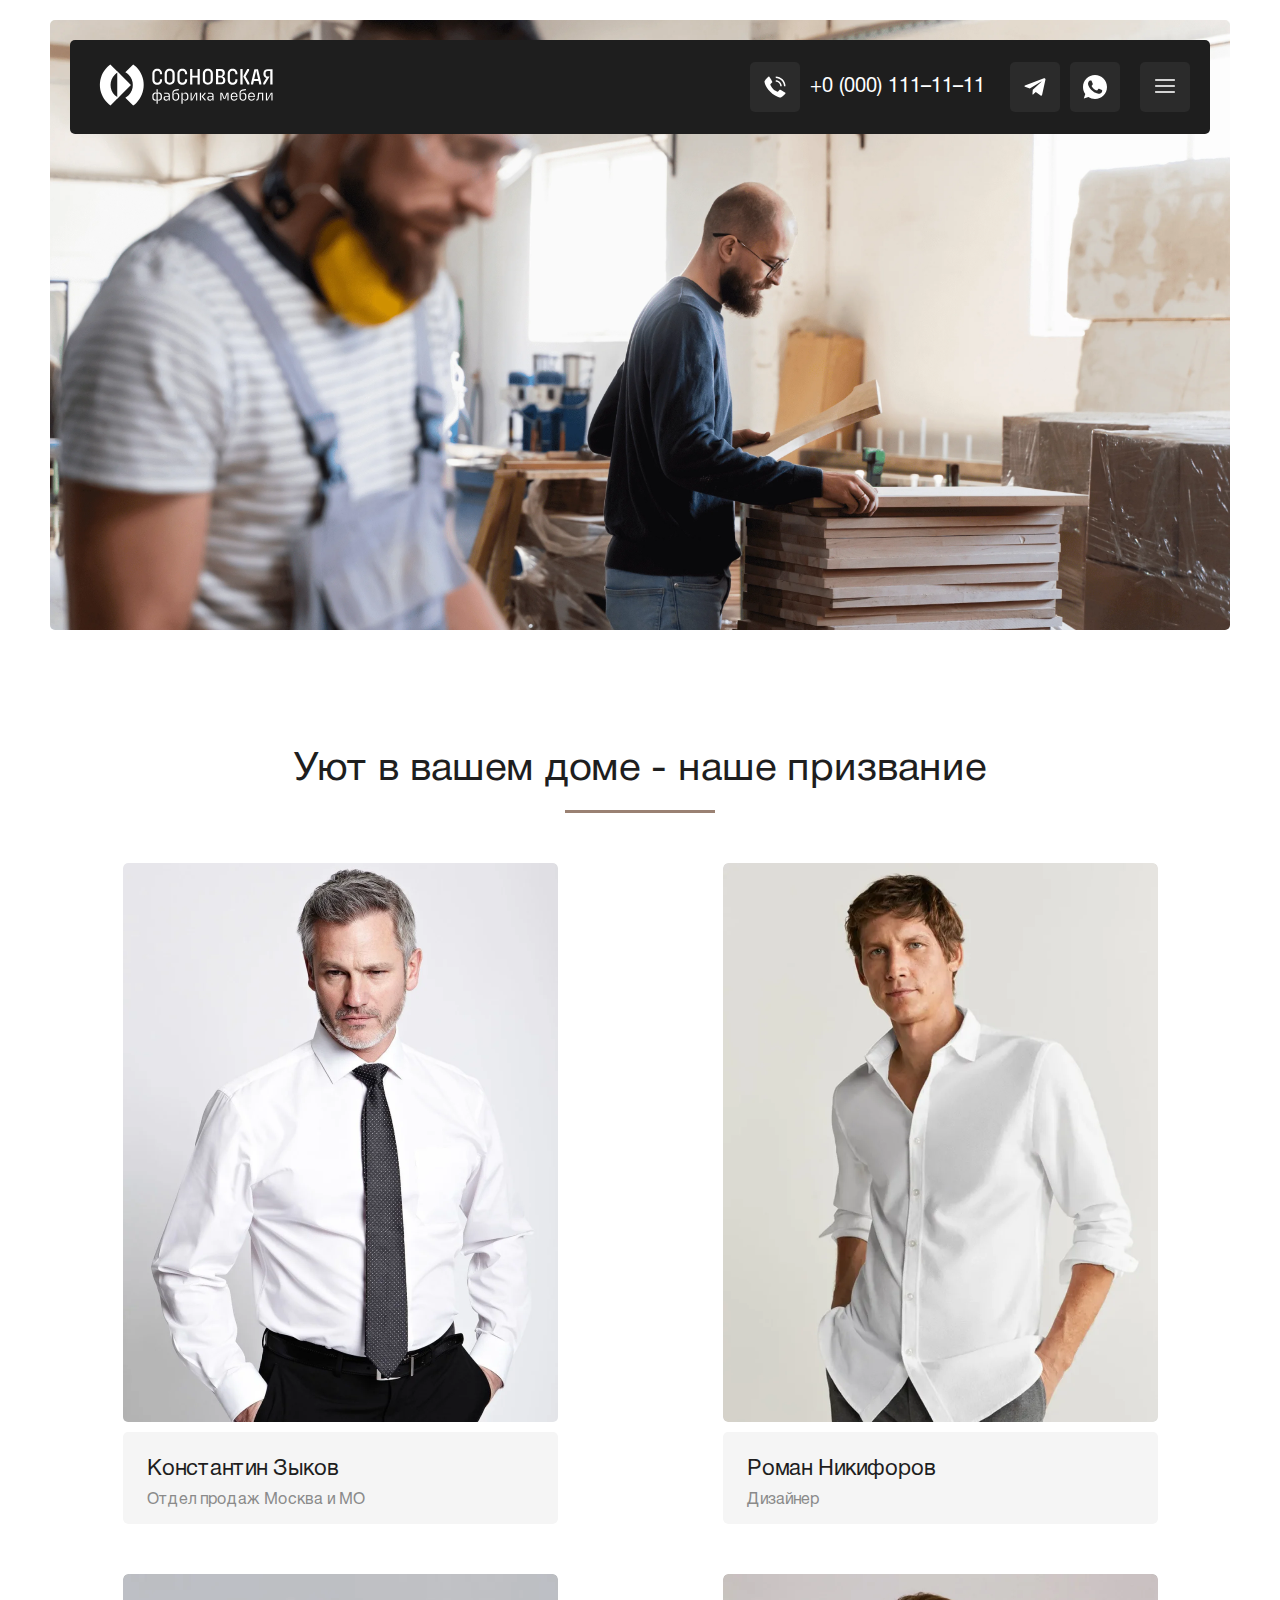
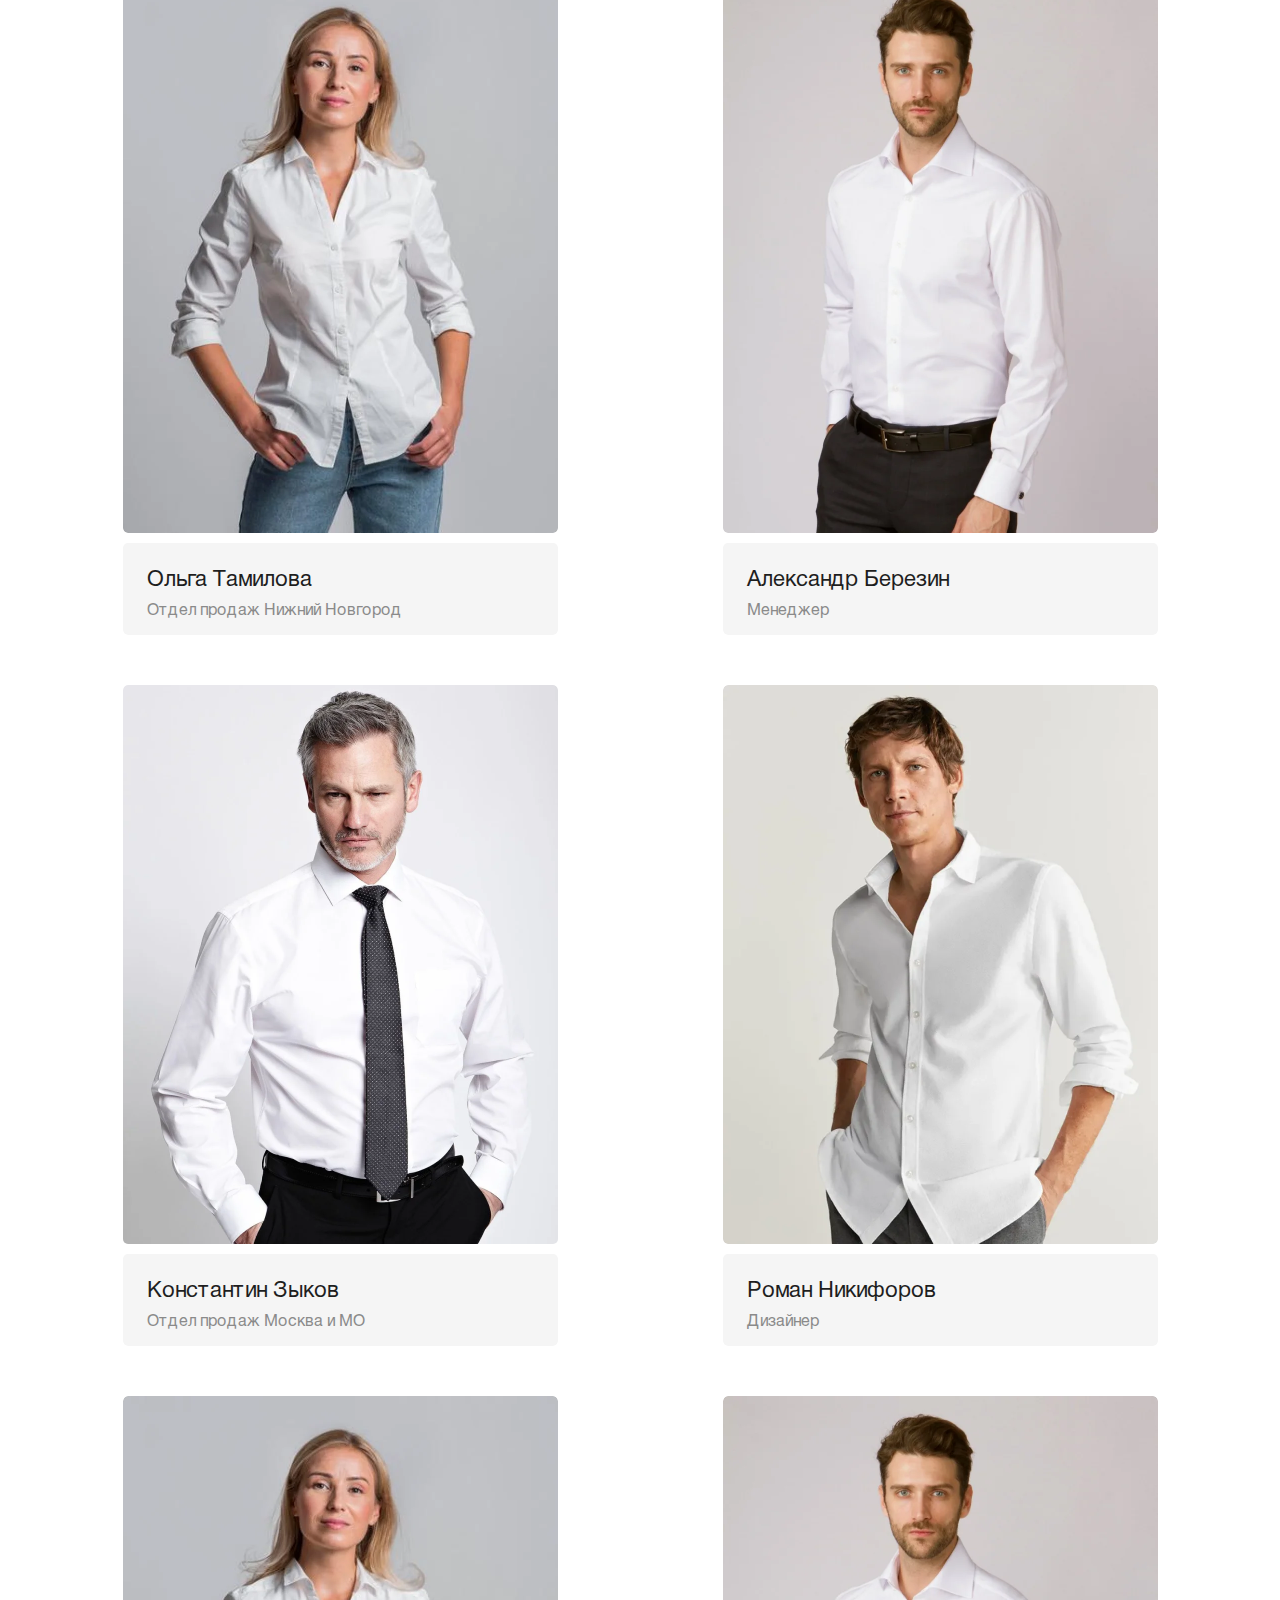
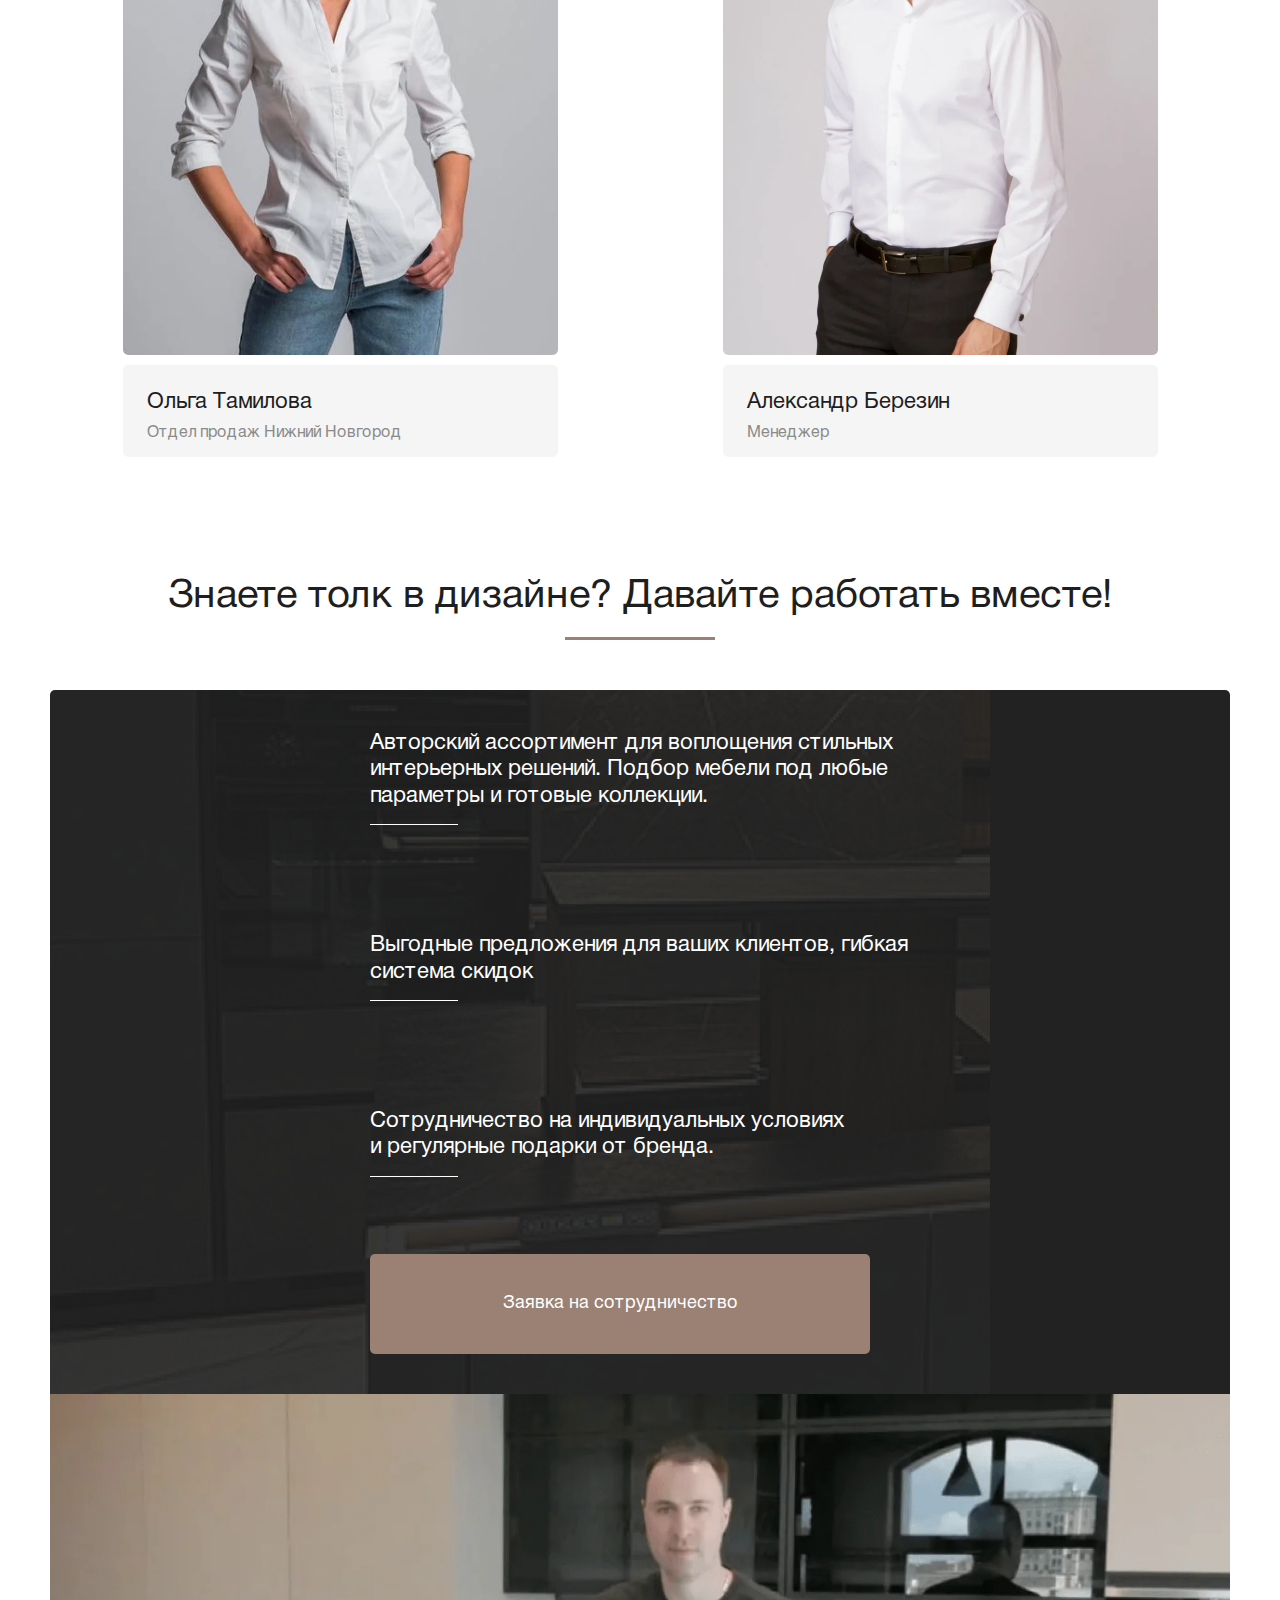
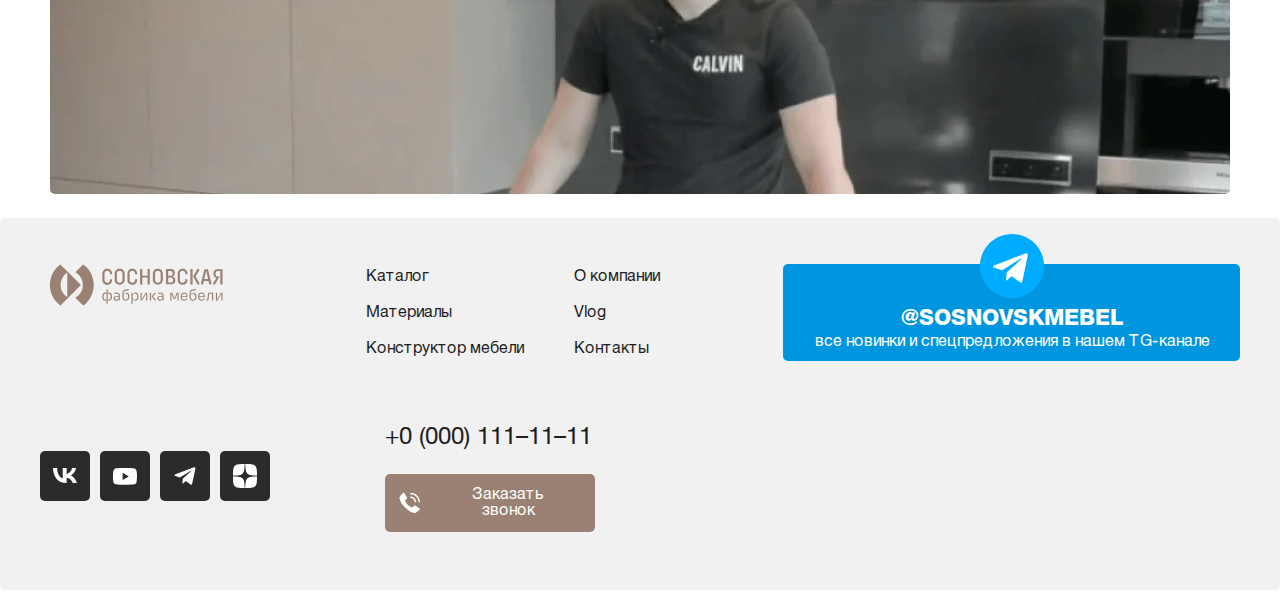
<file: about.html>
<!DOCTYPE html>
<html lang="ru">
    <head>
        <meta charset="UTF-8">
        <meta name="viewport" content="width=device-width, initial-scale=1.0">

        <link rel="shortcut icon" href="favicon.ico" type="image/x-icon">
    
        <link rel="stylesheet" href="css/style.css">
    
        <title>О компании</title>
    </head>
<body>
    <header class="header">
        <div class="container">
            <a href="index.html" class="logo">
                <svg width="195" height="60" viewBox="0 0 195 60" fill="none" xmlns="http://www.w3.org/2000/svg">
                    <path d="M27.2427 43.6449L40.9112 29.9764L27.2427 16.3551V43.6449Z" fill="white"/>
                    <path d="M24.7918 40.2985C19.183 34.6897 19.183 25.3574 24.7918 19.7486C25.7344 18.806 26.8656 17.8633 28.1382 17.2977L20.3142 9.42655C19.183 10.1807 18.2403 11.1233 17.3448 12.066C7.44692 21.9639 7.44692 37.8947 17.3448 47.7926C18.2875 48.7353 19.4186 49.6779 20.5027 50.432L28.3739 42.5609C27.0541 41.9482 25.923 41.194 24.7918 40.2985Z" fill="white"/>
                    <path d="M46.3313 12.066C45.3887 11.1233 44.2575 10.1807 43.1734 9.42655L35.3022 17.2977C36.4334 17.8633 37.5646 18.806 38.6487 19.7486C44.2575 25.3574 44.2575 34.6897 38.6487 40.2985C37.706 41.2412 36.5748 42.1838 35.3022 42.7494L43.1734 50.6206C44.3046 49.8665 45.2473 48.9238 46.3313 47.9811C56.2292 38.0361 56.2292 21.9639 46.3313 12.066Z" fill="white"/>
                    <path d="M177.691 15.978C177.078 15.978 176.559 16.1665 176.182 16.5436C175.805 16.9207 175.617 17.392 175.617 18.0047V19.4187C175.617 20.0314 175.805 20.5499 176.182 20.9269C176.559 21.304 177.078 21.4925 177.691 21.4925H179.623L174.91 29.5051H173.213V28.0911L176.371 23.0479C175.428 22.8123 174.721 22.3409 174.203 21.5868C173.684 20.8798 173.401 19.9843 173.401 18.9474V18.4289C173.401 17.1563 173.778 16.1194 174.58 15.3181C175.381 14.5169 176.418 14.1398 177.691 14.1398H182.545V29.5051H180.283V15.978H177.691Z" fill="white"/>
                    <path d="M164.257 24.0377H168.075L166.19 15.5067L164.257 24.0377ZM161.052 29.5051V28.0911L164.399 14.1398H167.981L171.28 28.0911V29.5051H169.3L168.499 25.923H163.88L163.079 29.5051H161.052Z" fill="white"/>
                    <path d="M153.229 21.5868L157.282 14.0927H159.12V15.5067L155.585 21.5397L159.356 28.044V29.458H157.518L153.229 21.5868ZM150.354 29.5051V14.0927H152.616V29.458H150.354V29.5051Z" fill="white"/>
                    <path d="M147.431 24.3205V24.9804C147.431 26.4415 147.007 27.5727 146.111 28.4682C145.216 29.3637 144.085 29.7879 142.623 29.7879C141.115 29.7879 139.937 29.3637 139.041 28.4211C138.146 27.5255 137.722 26.3472 137.722 24.839V18.7588C137.722 17.2977 138.146 16.1194 139.041 15.1767C139.937 14.2812 141.115 13.8099 142.623 13.8099C144.085 13.8099 145.216 14.2812 146.111 15.1296C147.007 16.0251 147.431 17.1563 147.431 18.6174V19.2773H145.31V18.476C145.31 17.6748 145.027 17.0149 144.556 16.5436C144.037 16.0723 143.378 15.7895 142.576 15.7895C141.775 15.7895 141.115 16.0723 140.597 16.5436C140.125 17.0149 139.89 17.6748 139.89 18.476V25.1218C139.89 25.923 140.125 26.5829 140.597 27.1013C141.068 27.6198 141.728 27.8083 142.576 27.8083C143.378 27.8083 144.037 27.5727 144.556 27.1013C145.027 26.63 145.31 25.9701 145.31 25.1218V24.3205H147.431Z" fill="white"/>
                    <path d="M130.935 22.6237H128.201V27.6198H130.935C131.548 27.6198 132.066 27.4313 132.443 27.0542C132.82 26.6771 133.056 26.1587 133.056 25.4988V24.6976C133.056 24.0848 132.867 23.5664 132.443 23.1893C132.066 22.8123 131.548 22.6237 130.935 22.6237ZM130.558 15.978H128.201V20.7384H130.558C131.17 20.7384 131.689 20.5499 132.066 20.1728C132.443 19.7958 132.632 19.2773 132.632 18.6174V18.0518C132.632 17.4391 132.443 16.9207 132.066 16.5436C131.689 16.1665 131.218 15.978 130.558 15.978ZM125.986 29.5051V14.0927H131.218C132.302 14.0927 133.197 14.4226 133.857 15.0825C134.517 15.7423 134.847 16.6379 134.847 17.7219V18.099C134.847 18.9945 134.611 19.7486 134.187 20.3614C133.763 20.9741 133.15 21.3983 132.396 21.5868C133.291 21.7753 133.998 22.1524 134.517 22.8123C135.035 23.4721 135.318 24.2734 135.318 25.216V25.6874C135.318 26.8185 134.988 27.7141 134.281 28.3739C133.621 29.0338 132.679 29.3637 131.595 29.3637H125.986V29.5051Z" fill="white"/>
                    <path d="M115.098 24.9804C115.098 25.8288 115.333 26.4886 115.852 27.0071C116.37 27.5255 117.03 27.7612 117.879 27.7612C118.727 27.7612 119.387 27.5255 119.905 27.0071C120.424 26.4886 120.659 25.8288 120.659 24.9804V18.5703C120.659 17.7219 120.377 17.0621 119.905 16.5436C119.387 16.0251 118.68 15.7895 117.879 15.7895C117.077 15.7895 116.37 16.0723 115.852 16.5436C115.333 17.0621 115.098 17.7219 115.098 18.5703V24.9804ZM112.835 18.8531C112.835 17.3449 113.307 16.1194 114.202 15.2239C115.145 14.2812 116.323 13.8099 117.832 13.8099C119.34 13.8099 120.565 14.2812 121.508 15.2239C122.451 16.1665 122.875 17.392 122.875 18.8531V24.6976C122.875 26.2058 122.403 27.4313 121.508 28.3739C120.565 29.3166 119.34 29.7408 117.832 29.7408C116.323 29.7408 115.098 29.2694 114.202 28.3739C113.26 27.4313 112.835 26.2058 112.835 24.6976V18.8531Z" fill="white"/>
                    <path d="M100.11 29.5051V14.0927H102.325V20.7384H107.557V14.0927H109.772V29.5051H107.557V22.6237H102.325V29.5051H100.11Z" fill="white"/>
                    <path d="M97.1405 24.3205V24.9804C97.1405 26.4415 96.7163 27.5727 95.8208 28.4682C94.9253 29.3637 93.7941 29.7879 92.333 29.7879C90.8247 29.7879 89.6464 29.3637 88.7509 28.4211C87.8553 27.5255 87.4312 26.3472 87.4312 24.839V18.7588C87.4312 17.2977 87.8553 16.1194 88.7509 15.1767C89.6464 14.2812 90.8247 13.8099 92.333 13.8099C93.7941 13.8099 94.9253 14.2812 95.8208 15.1296C96.7163 16.0251 97.1405 17.1563 97.1405 18.6174V19.2773H95.0195V18.476C95.0195 17.6748 94.7367 17.0149 94.2654 16.5436C93.7469 16.0723 93.0871 15.7895 92.2858 15.7895C91.4846 15.7895 90.8247 16.0723 90.3063 16.5436C89.8349 17.0149 89.5993 17.6748 89.5993 18.476V25.1218C89.5993 25.923 89.8349 26.5829 90.3063 27.1013C90.7776 27.6198 91.4374 27.8083 92.2858 27.8083C93.0871 27.8083 93.7469 27.5727 94.2654 27.1013C94.7367 26.63 95.0195 25.9701 95.0195 25.1218V24.3205H97.1405Z" fill="white"/>
                    <path d="M76.8734 24.9804C76.8734 25.8288 77.1091 26.4886 77.6276 27.0071C78.146 27.5255 78.8059 27.7612 79.6543 27.7612C80.5027 27.7612 81.1625 27.5255 81.681 27.0071C82.1994 26.4886 82.4351 25.8288 82.4351 24.9804V18.5703C82.4351 17.7219 82.1523 17.0621 81.681 16.5436C81.1625 16.0251 80.4555 15.7895 79.6543 15.7895C78.853 15.7895 78.146 16.0723 77.6276 16.5436C77.1091 17.0621 76.8734 17.7219 76.8734 18.5703V24.9804ZM74.6582 18.8531C74.6582 17.3449 75.1295 16.1194 76.0251 15.2239C76.9677 14.2812 78.146 13.8099 79.6543 13.8099C81.1625 13.8099 82.388 14.2812 83.3306 15.2239C84.2733 16.1665 84.6975 17.392 84.6975 18.8531V24.6976C84.6975 26.2058 84.2262 27.4313 83.3306 28.3739C82.388 29.3166 81.1625 29.7408 79.6543 29.7408C78.146 29.7408 76.9206 29.2694 76.0251 28.3739C75.0824 27.4313 74.6582 26.2058 74.6582 24.6976V18.8531Z" fill="white"/>
                    <path d="M72.0658 24.3205V24.9804C72.0658 26.4415 71.6416 27.5727 70.7461 28.4682C69.8506 29.3637 68.7194 29.7879 67.2582 29.7879C65.75 29.7879 64.5717 29.3637 63.6762 28.4211C62.7806 27.5255 62.3564 26.3472 62.3564 24.839V18.7588C62.3564 17.2977 62.7806 16.1194 63.6762 15.1767C64.5717 14.2812 65.75 13.8099 67.2582 13.8099C68.7194 13.8099 69.8506 14.2812 70.7461 15.1296C71.6416 16.0251 72.0658 17.1563 72.0658 18.6174V19.2773H69.9448V18.476C69.9448 17.6748 69.662 17.0149 69.1907 16.5436C68.6722 16.0723 68.0124 15.7895 67.2111 15.7895C66.4099 15.7895 65.75 16.0723 65.2315 16.5436C64.7602 17.0149 64.5245 17.6748 64.5245 18.476V25.1218C64.5245 25.923 64.7602 26.5829 65.2315 27.1013C65.7029 27.5727 66.3627 27.8083 67.2111 27.8083C68.0124 27.8083 68.6722 27.5727 69.1907 27.1013C69.662 26.63 69.9448 25.9701 69.9448 25.1218V24.3205H72.0658Z" fill="white"/>
                    <path d="M177.031 37.7062V44.8704L180.895 37.7062H182.545V45.5774H181.414V38.4603L177.549 45.5774H175.899V37.7062H177.031Z" fill="white"/>
                    <path d="M166.425 45.6245H166.143V44.5405H166.378C166.661 44.5405 166.944 44.4462 167.132 44.2577C167.321 44.0691 167.462 43.8335 167.509 43.5035L168.122 37.6591H173.212V45.5302H172.034V38.7431H169.206L168.688 43.6449C168.641 44.2577 168.405 44.729 167.981 45.106C167.557 45.4831 167.038 45.6245 166.425 45.6245Z" fill="white"/>
                    <path d="M163.739 41.1469V40.817C163.739 40.1571 163.551 39.6386 163.126 39.2144C162.702 38.8374 162.184 38.6017 161.524 38.6017C160.864 38.6017 160.298 38.7903 159.921 39.2144C159.497 39.6386 159.309 40.1571 159.309 40.817V41.1469H163.739ZM164.823 43.1265C164.635 43.9277 164.258 44.5405 163.692 45.0118C163.126 45.4831 162.372 45.7188 161.524 45.7188C160.487 45.7188 159.686 45.436 159.073 44.7761C158.46 44.1634 158.13 43.3621 158.13 42.3252V41.0055C158.13 40.0157 158.413 39.1673 159.026 38.5546C159.639 37.9419 160.44 37.6119 161.477 37.6119C162.467 37.6119 163.315 37.9419 163.928 38.5546C164.54 39.1673 164.87 40.0157 164.87 41.0055V42.0424H159.356V42.4666C159.356 43.1265 159.544 43.6449 159.969 44.0691C160.393 44.4933 160.911 44.6819 161.618 44.6819C162.137 44.6819 162.608 44.5405 162.985 44.2577C163.362 43.9749 163.598 43.5978 163.739 43.1265H164.823Z" fill="white"/>
                    <path d="M150.73 40.8641V42.3723C150.73 43.0322 150.919 43.5978 151.343 44.022C151.767 44.4462 152.286 44.6347 152.946 44.6347C153.605 44.6347 154.171 44.4462 154.548 44.022C154.972 43.5978 155.161 43.0793 155.161 42.3723V40.8641C155.161 40.2042 154.925 39.6386 154.548 39.2145C154.124 38.7903 153.605 38.6017 152.946 38.6017C152.286 38.6017 151.72 38.8374 151.343 39.2145C150.919 39.6386 150.73 40.2042 150.73 40.8641ZM155.915 35.2082L152.616 35.6795C152.05 35.7738 151.579 36.0094 151.202 36.4336C150.825 36.8578 150.683 37.3291 150.683 37.9419V39.78C150.872 39.1202 151.202 38.6489 151.72 38.2718C152.239 37.8947 152.804 37.7062 153.511 37.7062C154.36 37.7062 155.019 37.989 155.585 38.5075C156.103 39.0259 156.386 39.7329 156.386 40.6284V42.3723C156.386 43.4093 156.056 44.2105 155.444 44.8232C154.831 45.436 153.982 45.7659 152.993 45.7659C151.956 45.7659 151.107 45.436 150.448 44.8232C149.788 44.2105 149.505 43.3621 149.505 42.3252V37.989C149.505 37.0935 149.788 36.3394 150.306 35.7266C150.825 35.1139 151.579 34.7368 152.427 34.5954L155.915 34.1241V35.2082Z" fill="white"/>
                    <path d="M146.347 41.1469V40.817C146.347 40.1571 146.159 39.6386 145.734 39.2144C145.31 38.8374 144.792 38.6017 144.132 38.6017C143.472 38.6017 142.906 38.7903 142.529 39.2144C142.105 39.6386 141.917 40.1571 141.917 40.817V41.1469H146.347ZM147.431 43.1265C147.243 43.9277 146.866 44.5405 146.3 45.0118C145.734 45.4831 144.98 45.7188 144.132 45.7188C143.095 45.7188 142.294 45.436 141.681 44.7761C141.068 44.1634 140.738 43.3621 140.738 42.3252V41.0055C140.738 40.0157 141.021 39.1673 141.634 38.5546C142.247 37.9419 143.048 37.6119 144.085 37.6119C145.122 37.6119 145.923 37.9419 146.536 38.5546C147.148 39.1673 147.478 40.0157 147.478 41.0055V42.0424H141.964V42.4666C141.964 43.1265 142.152 43.6449 142.576 44.0691C143.001 44.4933 143.519 44.6819 144.226 44.6819C144.745 44.6819 145.216 44.5405 145.593 44.2577C145.97 43.9749 146.206 43.5978 146.347 43.1265H147.431Z" fill="white"/>
                    <path d="M138.57 37.7062V45.5774H137.439V38.4132L135.224 44.1163H133.668L131.453 38.4132V45.5774H130.322V37.7062H132.207L134.469 43.5507L136.685 37.7062H138.57Z" fill="white"/>
                    <path d="M122.356 41.8539H120.188C119.67 41.8539 119.246 41.9953 118.916 42.231C118.586 42.4666 118.444 42.8437 118.444 43.2207C118.444 43.6449 118.586 44.022 118.916 44.2577C119.246 44.5405 119.67 44.6347 120.235 44.6347C120.848 44.6347 121.32 44.4462 121.697 44.1163C122.074 43.7392 122.309 43.2679 122.356 42.6551V41.8539ZM123.582 40.2042V45.5774H122.404V43.6449C122.215 44.2577 121.885 44.7761 121.414 45.1532C120.942 45.5302 120.377 45.6716 119.717 45.6716C118.963 45.6716 118.397 45.4831 117.926 45.0589C117.455 44.6347 117.266 44.0691 117.266 43.3621C117.266 42.6551 117.502 42.0424 118.02 41.6182C118.539 41.194 119.199 40.9584 120 40.9584H122.404V40.2514C122.404 39.8272 122.262 39.4501 121.979 39.1673C121.697 38.8845 121.32 38.7431 120.895 38.7431H117.926V37.7062H121.084C121.838 37.7062 122.451 37.9419 122.875 38.4132C123.346 38.8845 123.582 39.4501 123.582 40.2042Z" fill="white"/>
                    <path d="M111.563 41.4768L114.627 37.7062H115.569V38.4603L112.93 41.4768L115.711 44.8233V45.5774H114.768L111.563 41.4768ZM109.866 45.5774V37.7062H111.092V45.5774H109.866Z" fill="white"/>
                    <path d="M101.712 37.7062V44.8704L105.53 37.7062H107.227V45.5774H106.096V38.4603L102.231 45.5774H100.581V37.7062H101.712Z" fill="white"/>
                    <path d="M92.663 42.4666C92.663 43.1736 92.8515 43.6921 93.2757 44.1163C93.6999 44.5405 94.2183 44.729 94.8782 44.729C95.5381 44.729 96.1036 44.5405 96.5278 44.1163C96.952 43.6921 97.1406 43.1736 97.1406 42.4666V40.8641C97.1406 40.2042 96.952 39.6386 96.5278 39.2144C96.1036 38.7903 95.5852 38.6017 94.8782 38.6017C94.2183 38.6017 93.6527 38.8374 93.2757 39.2144C92.8515 39.6386 92.663 40.1571 92.663 40.8641V42.4666ZM91.4375 48.7353V37.7062H92.663V39.6858C92.8515 39.0259 93.1814 38.5546 93.6999 38.1775C94.2183 37.8005 94.7839 37.6119 95.4909 37.6119C96.3393 37.6119 96.9992 37.8947 97.5648 38.4132C98.0832 38.9317 98.366 39.6386 98.366 40.5342V42.7494C98.366 43.6449 98.0832 44.3519 97.5648 44.8704C97.0463 45.3888 96.3393 45.6716 95.4909 45.6716C94.7839 45.6716 94.1712 45.4831 93.6999 45.106C93.1814 44.729 92.8515 44.2105 92.663 43.5507V48.6881H91.4375V48.7353Z" fill="white"/>
                    <path d="M83.5663 40.8641V42.3723C83.5663 43.0322 83.7548 43.5978 84.179 44.022C84.6032 44.4462 85.1217 44.6347 85.7815 44.6347C86.4414 44.6347 87.007 44.4462 87.384 44.022C87.8082 43.5978 87.9968 43.0793 87.9968 42.3723V40.8641C87.9968 40.2042 87.7611 39.6386 87.384 39.2145C86.9598 38.7903 86.4414 38.6017 85.7815 38.6017C85.1217 38.6017 84.5561 38.8374 84.179 39.2145C83.7548 39.6386 83.5663 40.2042 83.5663 40.8641ZM88.7509 35.2082L85.4516 35.6795C84.886 35.7738 84.4147 36.0094 84.0376 36.4336C83.6605 36.8578 83.5191 37.3291 83.5191 37.9419V39.78C83.7077 39.1202 84.0376 38.6489 84.5561 38.2718C85.0745 37.8947 85.6401 37.7062 86.3471 37.7062C87.1955 37.7062 87.8554 37.989 88.421 38.5075C88.9394 39.0259 89.2222 39.7329 89.2222 40.6284V42.3723C89.2222 43.4093 88.8923 44.2105 88.2796 44.8232C87.6668 45.436 86.8184 45.7659 85.8286 45.7659C84.7917 45.7659 83.9433 45.436 83.2835 44.8232C82.6236 44.2105 82.3408 43.3621 82.3408 42.3252V37.989C82.3408 37.0935 82.6236 36.3394 83.1421 35.7266C83.6605 35.1139 84.4147 34.7368 85.263 34.5954L88.7509 34.1241V35.2082Z" fill="white"/>
                    <path d="M78.6643 41.8539H76.4962C75.9778 41.8539 75.5536 41.9953 75.2236 42.231C74.8937 42.4666 74.7523 42.8437 74.7523 43.2207C74.7523 43.6449 74.8937 44.022 75.2236 44.2577C75.5536 44.5405 75.9778 44.6347 76.5433 44.6347C77.1561 44.6347 77.6274 44.4462 78.0045 44.1163C78.3815 43.7392 78.6172 43.2679 78.6643 42.6551V41.8539ZM79.8426 40.2042V45.5774H78.6643V43.6449C78.4758 44.2577 78.1459 44.7761 77.6745 45.1532C77.2032 45.5302 76.6376 45.6716 75.9778 45.6716C75.2236 45.6716 74.658 45.4831 74.1867 45.0589C73.7154 44.6347 73.5269 44.0691 73.5269 43.3621C73.5269 42.6551 73.7625 42.0424 74.281 41.6182C74.7994 41.194 75.4593 40.9584 76.2606 40.9584H78.6643V40.2514C78.6643 39.8272 78.5229 39.4501 78.2401 39.1673C77.9573 38.8845 77.5803 38.7431 77.1561 38.7431H74.1867V37.7062H77.3446C78.0987 37.7062 78.7115 37.9419 79.1357 38.4132C79.607 38.8845 79.8426 39.4501 79.8426 40.2042Z" fill="white"/>
                    <path d="M63.5819 42.4666C63.5819 43.1736 63.7704 43.6921 64.1946 44.1163C64.6188 44.5405 65.1373 44.729 65.7971 44.729C66.0328 44.729 66.2685 44.6819 66.5041 44.6347V38.696C66.2685 38.6489 66.0328 38.6017 65.7971 38.6017C65.1373 38.6017 64.5717 38.8374 64.1946 39.2145C63.7704 39.6386 63.5819 40.1571 63.5819 40.8641V42.4666ZM67.7296 44.6347C67.9652 44.6819 68.2009 44.729 68.4366 44.729C69.0964 44.729 69.662 44.5405 70.0391 44.1163C70.4633 43.6921 70.6518 43.1736 70.6518 42.4666V40.8641C70.6518 40.2042 70.4633 39.6386 70.0391 39.2145C69.6149 38.7903 69.0964 38.6017 68.4366 38.6017C68.2009 38.6017 67.9181 38.6489 67.7296 38.696V44.6347ZM65.2315 45.7188C64.3831 45.7188 63.6762 45.436 63.1577 44.9175C62.6392 44.3991 62.3564 43.6921 62.3564 42.7965V40.5342C62.3564 39.6387 62.5921 38.9317 63.1577 38.4132C63.6762 37.8947 64.3831 37.6119 65.2315 37.6119C65.7029 37.6119 66.1271 37.7062 66.5513 37.9419V34.2184H67.7296V37.9419C68.1066 37.7533 68.5308 37.6119 69.0493 37.6119C69.8977 37.6119 70.6047 37.8947 71.1231 38.4132C71.6416 38.9317 71.9244 39.6387 71.9244 40.5342V42.7494C71.9244 43.6449 71.6416 44.3519 71.1231 44.8704C70.6047 45.3888 69.8977 45.6716 69.0493 45.6716C68.578 45.6716 68.1066 45.5774 67.7296 45.3417V48.6881H66.5513V45.3417C66.1742 45.6245 65.7029 45.7188 65.2315 45.7188Z" fill="white"/>
                </svg>                    
            </a>
            <nav class="header__nav">
                <a href="catalog.html" class="nav__link text-secondary">Каталог</a>
                <a href="materials.html" class="nav__link text-secondary">Материалы</a>
                <a href="#" class="nav__link text-secondary">Конструктор мебели</a>
                <a href="about.html" class="nav__link text-secondary">О компании</a>
            </nav>
            <div class="header__buttons">
                <div class="button-wrapper">
                    <div class="social-button" data-modal="feedback-modal">
                        <svg width="24" height="24" viewBox="0 0 24 24" fill="none" xmlns="http://www.w3.org/2000/svg">
                            <path d="M22.0448 17.52C21.3892 16.9703 17.5448 14.5358 16.9058 14.6475C16.6058 14.7008 16.3763 14.9565 15.762 15.6893C15.4779 16.0499 15.166 16.3877 14.829 16.6995C14.2116 16.5504 13.614 16.3288 13.0485 16.0395C10.831 14.9599 9.03947 13.1679 7.9605 10.95C7.67118 10.3846 7.44964 9.78691 7.3005 9.1695C7.6123 8.83252 7.95009 8.52056 8.31075 8.2365C9.04275 7.62225 9.29925 7.39425 9.3525 7.09275C9.46425 6.45225 7.0275 2.60925 6.48 1.95375C6.2505 1.68225 6.042 1.5 5.775 1.5C5.001 1.5 1.5 5.829 1.5 6.39C1.5 6.43575 1.575 10.9425 7.26675 16.7333C13.0575 22.425 17.5642 22.5 17.61 22.5C18.171 22.5 22.5 18.999 22.5 18.225C22.5 17.958 22.3177 17.7495 22.0448 17.52ZM17.25 11.25H18.75C18.7482 9.65925 18.1155 8.13416 16.9907 7.00933C15.8658 5.8845 14.3408 5.25179 12.75 5.25V6.75C13.9431 6.75119 15.087 7.22568 15.9307 8.06933C16.7743 8.91299 17.2488 10.0569 17.25 11.25Z" fill="white"/>
                            <path d="M21 11.25H22.5C22.497 8.66505 21.4688 6.18683 19.641 4.359C17.8132 2.53116 15.3349 1.50298 12.75 1.5V3C14.9372 3.00258 17.0342 3.8726 18.5808 5.41922C20.1274 6.96584 20.9974 9.06276 21 11.25Z" fill="white"/>
                        </svg>                            
                    </div>
                    <a href="tel:+0(000)111–11–11" class="text-secondary">
                        +0 (000) 111–11–11
                    </a>
                </div>
                <div class="button-wrapper">
                    <a href="#" class="social-button">
                        <svg width="24" height="24" viewBox="0 0 24 24" fill="none" xmlns="http://www.w3.org/2000/svg">
                            <path d="M1.96269 11.874L6.79269 13.5142L18.2609 6.50325C18.4274 6.402 18.5977 6.62775 18.4544 6.75975L9.77244 14.751L9.44994 19.2247C9.44467 19.2997 9.46231 19.3745 9.50052 19.4391C9.53872 19.5038 9.59569 19.5554 9.66386 19.5869C9.73203 19.6185 9.80819 19.6286 9.88223 19.6159C9.95628 19.6032 10.0247 19.5682 10.0784 19.5157L12.7514 16.887L17.6384 20.586C18.1649 20.985 18.9277 20.7037 19.0694 20.0587L22.4722 4.60875C22.6664 3.7275 21.8024 2.9835 20.9602 3.306L1.93869 10.59C1.34169 10.8187 1.35819 11.6685 1.96269 11.874Z" fill="white"/>
                        </svg>                            
                    </a>
                    <a href="#" class="social-button">
                        <svg width="24" height="24" viewBox="0 0 24 24" fill="none" xmlns="http://www.w3.org/2000/svg">
                            <g clip-path="url(#clip0_55_200)">
                            <path d="M12.003 0H11.997C5.3805 0 0 5.382 0 12C0 14.625 0.846 17.058 2.2845 19.0335L0.789 23.4915L5.4015 22.017C7.299 23.274 9.5625 24 12.003 24C18.6195 24 24 18.6165 24 12C24 5.3835 18.6195 0 12.003 0ZM18.9855 16.9455C18.696 17.763 17.547 18.441 16.6305 18.639C16.0035 18.7725 15.1845 18.879 12.4275 17.736C8.901 16.275 6.63 12.6915 6.453 12.459C6.2835 12.2265 5.028 10.5615 5.028 8.8395C5.028 7.1175 5.9025 6.279 6.255 5.919C6.5445 5.6235 7.023 5.4885 7.482 5.4885C7.6305 5.4885 7.764 5.496 7.884 5.502C8.2365 5.517 8.4135 5.538 8.646 6.0945C8.9355 6.792 9.6405 8.514 9.7245 8.691C9.81 8.868 9.8955 9.108 9.7755 9.3405C9.663 9.5805 9.564 9.687 9.387 9.891C9.21 10.095 9.042 10.251 8.865 10.47C8.703 10.6605 8.52 10.8645 8.724 11.217C8.928 11.562 9.633 12.7125 10.671 13.6365C12.0105 14.829 13.0965 15.21 13.485 15.372C13.7745 15.492 14.1195 15.4635 14.331 15.2385C14.5995 14.949 14.931 14.469 15.2685 13.9965C15.5085 13.6575 15.8115 13.6155 16.1295 13.7355C16.4535 13.848 18.168 14.6955 18.5205 14.871C18.873 15.048 19.1055 15.132 19.191 15.2805C19.275 15.429 19.275 16.1265 18.9855 16.9455Z" fill="white"/>
                            </g>
                            <defs>
                            <clipPath id="clip0_55_200">
                            <rect width="24" height="24" fill="white"/>
                            </clipPath>
                            </defs>
                        </svg> 
                    </a>
                </div>
            </div>
            <div class="social-button burger-button">
                <svg width="26" height="16" viewBox="0 0 22 16" fill="none" xmlns="http://www.w3.org/2000/svg">
                    <path d="M1.99613 -0.00220196C1.7347 0.00352367 1.48591 0.111465 1.30305 0.298379C1.12018 0.485293 1.01778 0.736325 1.01778 0.997813C1.01778 1.2593 1.12018 1.51045 1.30305 1.69736C1.48591 1.88428 1.7347 1.9921 1.99613 1.99783H20.002C20.1352 2.00075 20.2676 1.97711 20.3914 1.92816C20.5153 1.87922 20.6282 1.80597 20.7234 1.71282C20.8186 1.61967 20.8942 1.50849 20.9459 1.38571C20.9975 1.26293 21.0241 1.13101 21.0241 0.997813C21.0241 0.864616 20.9975 0.732811 20.9459 0.610034C20.8942 0.487256 20.8186 0.375956 20.7234 0.282808C20.6282 0.18966 20.5153 0.116525 20.3914 0.06758C20.2676 0.0186353 20.1352 -0.00511849 20.002 -0.00220196H1.99613ZM1.99613 5.99777C1.73065 5.99777 1.47604 6.10325 1.28832 6.29097C1.1006 6.4787 0.995137 6.73335 0.995137 6.99883C0.995137 7.26431 1.1006 7.51896 1.28832 7.70668C1.47604 7.8944 1.73065 7.99977 1.99613 7.99977H20.002C20.2675 7.99977 20.5221 7.8944 20.7098 7.70668C20.8975 7.51896 21.003 7.26431 21.003 6.99883C21.003 6.73335 20.8975 6.4787 20.7098 6.29097C20.5221 6.10325 20.2675 5.99777 20.002 5.99777H1.99613ZM1.90042 11.9998C1.63562 12.0134 1.387 12.1314 1.20902 12.328C1.03104 12.5245 0.93822 12.7835 0.950882 13.0484C0.963543 13.3133 1.08066 13.5624 1.27657 13.741C1.47248 13.9197 1.73123 14.0134 1.99613 14.0017H20.002C20.2668 14.0008 20.5205 13.895 20.7075 13.7074C20.8944 13.5197 20.9994 13.2656 20.9994 13.0008C20.9994 12.7359 20.8944 12.4819 20.7075 12.2943C20.5205 12.1067 20.2668 12.0008 20.002 11.9998H1.99613C1.96424 11.9983 1.93231 11.9983 1.90042 11.9998Z" fill="#D3D3D3"/>
                </svg>    
                <svg width="20" height="20" viewBox="0 0 20 20" fill="none" xmlns="http://www.w3.org/2000/svg">
                    <path d="M1.98831 0.98997C1.78889 0.989996 1.59403 1.04965 1.42876 1.16125C1.26349 1.27286 1.13536 1.43131 1.06082 1.61628C0.986287 1.80125 0.968754 2.00432 1.01047 2.19933C1.05219 2.39434 1.15126 2.57236 1.29495 2.71064L8.58402 9.99968L1.29495 17.2888C1.19875 17.3807 1.12184 17.4909 1.06873 17.6128C1.01563 17.7348 0.987391 17.8661 0.985679 17.9991C0.983966 18.1321 1.00881 18.2642 1.05876 18.3875C1.10871 18.5108 1.18276 18.6229 1.27657 18.7172C1.37038 18.8116 1.48207 18.8862 1.60509 18.9368C1.72812 18.9875 1.86001 19.0131 1.99304 19.0122C2.12608 19.0112 2.25758 18.9836 2.37985 18.9312C2.50212 18.8788 2.6127 18.8024 2.70511 18.7067L10 11.4157L17.291 18.7067C17.3841 18.8001 17.4946 18.8741 17.6164 18.9247C17.7381 18.9753 17.8686 19.0014 18.0004 19.0015C18.1322 19.0017 18.2627 18.9758 18.3845 18.9254C18.5063 18.875 18.617 18.8011 18.7102 18.7079C18.8034 18.6147 18.8773 18.5041 18.9277 18.3823C18.978 18.2605 19.0039 18.1299 19.0038 17.9981C19.0037 17.8663 18.9776 17.7358 18.927 17.6141C18.8765 17.4924 18.8024 17.3819 18.709 17.2888L11.416 9.99968L18.709 2.71064C18.8552 2.57021 18.9553 2.38872 18.996 2.1901C19.0367 1.99149 19.0161 1.78513 18.9369 1.59851C18.8576 1.4119 18.7236 1.25379 18.5524 1.1451C18.3813 1.03642 18.1811 0.982324 17.9785 0.98997C17.7188 0.997712 17.4722 1.10633 17.291 1.29274L10 8.58374L2.70511 1.29274C2.61192 1.19695 2.50048 1.12075 2.37736 1.06875C2.25425 1.01675 2.12196 0.989978 1.98831 0.98997Z" fill="#D3D3D3"/>
                </svg>                           
            </div>
        </div>
    </header>
    <main class="main">
        <section class="main-section main-section--about">
            <div class="container">
                <div class="title-wrapper" style="display: none;">
                    <h1 class="title">Сосновская Фабрика мебели</h1>
                </div>
                <div class="main-content">
                    <div class="main-content-bg">
                        <img src="images/main-content-img.webp" alt="Картинка" class="main-content__img" width="1880" height="980">
                    </div>
                </div>
            </div>
        </section>
        <section class="employees-section">
            <div class="container container--small">
                <div class="title-wrapper">
                    <h2 class="title">Уют в вашем доме - наше призвание</h2>
                </div>
                <div class="grid-wrapper grid-wrapper--four-columns">
                    <div class="grid-item grid-thin-card">
                        <div class="grid-thin-card__img-wrapper">
                            <img src="images/employee-img.webp" alt="Сотрудник" class="grid-thin-card__img" width="435" height="559">
                        </div>
                        <div class="grid-thin-card__description">
                            <h3 class="subtitle">Константин Зыков</h3>
                            <p class="text-primary">Отдел продаж Москва и МО</p>
                        </div>
                    </div>
                    <div class="grid-item grid-thin-card">
                        <div class="grid-thin-card__img-wrapper">
                            <img src="images/employee-img2.webp" alt="Сотрудник" class="grid-thin-card__img" width="435" height="559">
                        </div>
                        <div class="grid-thin-card__description">
                            <h3 class="subtitle">Роман Никифоров</h3>
                            <p class="text-primary">Дизайнер </p>
                        </div>
                    </div>
                    <div class="grid-item grid-thin-card">
                        <div class="grid-thin-card__img-wrapper">
                            <img src="images/employee-img3.webp" alt="Сотрудник" class="grid-thin-card__img" width="435" height="559">
                        </div>
                        <div class="grid-thin-card__description">
                            <h3 class="subtitle">Ольга Тамилова</h3>
                            <p class="text-primary">Отдел продаж Нижний Новгород</p>
                        </div>
                    </div>
                    <div class="grid-item grid-thin-card">
                        <div class="grid-thin-card__img-wrapper">
                            <img src="images/employee-img4.webp" alt="Сотрудник" class="grid-thin-card__img" width="435" height="559">
                        </div>
                        <div class="grid-thin-card__description">
                            <h3 class="subtitle">Александр Березин</h3>
                            <p class="text-primary">Менеджер</p>
                        </div>
                    </div>
                    <div class="grid-item grid-thin-card">
                        <div class="grid-thin-card__img-wrapper">
                            <img src="images/employee-img.webp" alt="Сотрудник" class="grid-thin-card__img" width="435" height="559">
                        </div>
                        <div class="grid-thin-card__description">
                            <h3 class="subtitle">Константин Зыков</h3>
                            <p class="text-primary">Отдел продаж Москва и МО</p>
                        </div>
                    </div>
                    <div class="grid-item grid-thin-card">
                        <div class="grid-thin-card__img-wrapper">
                            <img src="images/employee-img2.webp" alt="Сотрудник" class="grid-thin-card__img" width="435" height="559">
                        </div>
                        <div class="grid-thin-card__description">
                            <h3 class="subtitle">Роман Никифоров</h3>
                            <p class="text-primary">Дизайнер </p>
                        </div>
                    </div>
                    <div class="grid-item grid-thin-card">
                        <div class="grid-thin-card__img-wrapper">
                            <img src="images/employee-img3.webp" alt="Сотрудник" class="grid-thin-card__img" width="435" height="559">
                        </div>
                        <div class="grid-thin-card__description">
                            <h3 class="subtitle">Ольга Тамилова</h3>
                            <p class="text-primary">Отдел продаж Нижний Новгород</p>
                        </div>
                    </div>
                    <div class="grid-item grid-thin-card">
                        <div class="grid-thin-card__img-wrapper">
                            <img src="images/employee-img4.webp" alt="Сотрудник" class="grid-thin-card__img" width="435" height="559">
                        </div>
                        <div class="grid-thin-card__description">
                            <h3 class="subtitle">Александр Березин</h3>
                            <p class="text-primary">Менеджер</p>
                        </div>
                    </div>
                </div>
            </div>
        </section>
        <section class="banner-section banner-section--about">
            <div class="title-wrapper">
                <h2 class="title">Знаете толк в дизайне? Давайте работать вместе!</h2>
            </div>
            <div class="container">
                <div class="banner-left">
                    <div class="banner__content-wrapper">
                        <div class="banner__text-wrapper">
                            <ul class="banner-list">
                                <li class="banner-list__item text-secondary">Авторский ассортимент для воплощения стильных интерьерных решений. Подбор мебели под любые параметры и готовые коллекции.</li>
                                <li class="banner-list__item text-secondary">Выгодные предложения для ваших клиентов, гибкая система скидок</li>
                                <li class="banner-list__item text-secondary">Сотрудничество на индивидуальных условиях и&nbsp;регулярные подарки от бренда.</li>
                            </ul>
                        </div>
                        <button class="button" data-modal="feedback-modal">Заявка на сотрудничество</button>
                    </div>
                    <div class="banner-left__bg">
                        <div class="banner-transparent-bg"></div>
                        <img src="images/banner-left-bg.webp" alt="Фон" width="940" height="800">
                    </div>
                </div>
                <div class="banner-right">
                    <img src="images/banner-right3.webp" alt="Фон" width="940" height="800">
                </div>
            </div>
        </section>
    </main>
    <footer class="footer">
        <div class="container">
            <div class="footer__nav-wrapper">
                <a href="index.html" class="logo">
                    <svg width="195" height="60" viewBox="0 0 195 60" fill="none" xmlns="http://www.w3.org/2000/svg">
                        <path d="M27.2427 43.6448L40.9112 29.9763L27.2427 16.355V43.6448Z" fill="#9A8173"/>
                        <path d="M24.7918 40.2987C19.183 34.6899 19.183 25.3576 24.7918 19.7488C25.7344 18.8062 26.8656 17.8635 28.1382 17.2979L20.3142 9.42676C19.183 10.1809 18.2403 11.1235 17.3448 12.0662C7.44692 21.9641 7.44692 37.8949 17.3448 47.7928C18.2875 48.7355 19.4186 49.6781 20.5027 50.4323L28.3739 42.5611C27.0541 41.9484 25.923 41.1942 24.7918 40.2987Z" fill="#9A8173"/>
                        <path d="M46.3313 12.0662C45.3887 11.1235 44.2575 10.1809 43.1734 9.42676L35.3022 17.2979C36.4334 17.8635 37.5646 18.8062 38.6487 19.7488C44.2575 25.3576 44.2575 34.6899 38.6487 40.2987C37.706 41.2414 36.5748 42.184 35.3022 42.7496L43.1734 50.6208C44.3046 49.8667 45.2473 48.924 46.3313 47.9814C56.2292 38.0363 56.2292 21.9641 46.3313 12.0662Z" fill="#9A8173"/>
                        <path d="M177.691 15.9783C177.078 15.9783 176.559 16.1668 176.182 16.5439C175.805 16.921 175.617 17.3923 175.617 18.005V19.419C175.617 20.0317 175.805 20.5502 176.182 20.9273C176.559 21.3043 177.078 21.4928 177.691 21.4928H179.623L174.91 29.5054H173.213V28.0914L176.371 23.0482C175.428 22.8126 174.721 22.3412 174.203 21.5871C173.684 20.8801 173.401 19.9846 173.401 18.9477V18.4292C173.401 17.1566 173.778 16.1197 174.58 15.3185C175.381 14.5172 176.418 14.1401 177.691 14.1401H182.545V29.5054H180.283V15.9783H177.691Z" fill="#9A8173"/>
                        <path d="M164.257 24.038H168.075L166.19 15.507L164.257 24.038ZM161.052 29.5054V28.0914L164.399 14.1401H167.981L171.28 28.0914V29.5054H169.3L168.499 25.9233H163.88L163.079 29.5054H161.052Z" fill="#9A8173"/>
                        <path d="M153.229 21.5869L157.282 14.0928H159.12V15.5068L155.585 21.5397L159.356 28.0441V29.4581H157.518L153.229 21.5869ZM150.354 29.5052V14.0928H152.616V29.4581H150.354V29.5052Z" fill="#9A8173"/>
                        <path d="M147.431 24.3207V24.9805C147.431 26.4416 147.007 27.5728 146.111 28.4683C145.216 29.3639 144.085 29.7881 142.623 29.7881C141.115 29.7881 139.937 29.3639 139.041 28.4212C138.146 27.5257 137.722 26.3474 137.722 24.8391V18.759C137.722 17.2979 138.146 16.1196 139.041 15.1769C139.937 14.2814 141.115 13.8101 142.623 13.8101C144.085 13.8101 145.216 14.2814 146.111 15.1298C147.007 16.0253 147.431 17.1565 147.431 18.6176V19.2775H145.31V18.4762C145.31 17.6749 145.027 17.0151 144.556 16.5438C144.037 16.0724 143.378 15.7896 142.576 15.7896C141.775 15.7896 141.115 16.0724 140.597 16.5438C140.125 17.0151 139.89 17.6749 139.89 18.4762V25.1219C139.89 25.9232 140.125 26.583 140.597 27.1015C141.068 27.62 141.728 27.8085 142.576 27.8085C143.378 27.8085 144.037 27.5728 144.556 27.1015C145.027 26.6302 145.31 25.9703 145.31 25.1219V24.3207H147.431Z" fill="#9A8173"/>
                        <path d="M130.935 22.6238H128.201V27.6199H130.935C131.548 27.6199 132.066 27.4313 132.443 27.0543C132.82 26.6772 133.056 26.1588 133.056 25.4989V24.6976C133.056 24.0849 132.867 23.5665 132.443 23.1894C132.066 22.8123 131.548 22.6238 130.935 22.6238ZM130.558 15.9781H128.201V20.7385H130.558C131.17 20.7385 131.689 20.55 132.066 20.1729C132.443 19.7958 132.632 19.2774 132.632 18.6175V18.0519C132.632 17.4392 132.443 16.9207 132.066 16.5437C131.689 16.1666 131.218 15.9781 130.558 15.9781ZM125.986 29.5052V14.0928H131.218C132.302 14.0928 133.197 14.4227 133.857 15.0826C134.517 15.7424 134.847 16.6379 134.847 17.722V18.0991C134.847 18.9946 134.611 19.7487 134.187 20.3614C133.763 20.9742 133.15 21.3984 132.396 21.5869C133.291 21.7754 133.998 22.1525 134.517 22.8123C135.035 23.4722 135.318 24.2734 135.318 25.2161V25.6874C135.318 26.8186 134.988 27.7141 134.281 28.374C133.621 29.0339 132.679 29.3638 131.595 29.3638H125.986V29.5052Z" fill="#9A8173"/>
                        <path d="M115.098 24.9805C115.098 25.8289 115.333 26.4888 115.852 27.0072C116.37 27.5257 117.03 27.7614 117.879 27.7614C118.727 27.7614 119.387 27.5257 119.905 27.0072C120.424 26.4888 120.659 25.8289 120.659 24.9805V18.5705C120.659 17.7221 120.377 17.0622 119.905 16.5438C119.387 16.0253 118.68 15.7896 117.879 15.7896C117.077 15.7896 116.37 16.0724 115.852 16.5438C115.333 17.0622 115.098 17.7221 115.098 18.5705V24.9805ZM112.835 18.8533C112.835 17.345 113.307 16.1196 114.202 15.224C115.145 14.2814 116.323 13.8101 117.832 13.8101C119.34 13.8101 120.565 14.2814 121.508 15.224C122.451 16.1667 122.875 17.3921 122.875 18.8533V24.6977C122.875 26.206 122.403 27.4314 121.508 28.3741C120.565 29.3167 119.34 29.7409 117.832 29.7409C116.323 29.7409 115.098 29.2696 114.202 28.3741C113.26 27.4314 112.835 26.206 112.835 24.6977V18.8533Z" fill="#9A8173"/>
                        <path d="M100.11 29.5052V14.0928H102.325V20.7385H107.557V14.0928H109.772V29.5052H107.557V22.6238H102.325V29.5052H100.11Z" fill="#9A8173"/>
                        <path d="M97.1405 24.3207V24.9805C97.1405 26.4416 96.7163 27.5728 95.8208 28.4683C94.9253 29.3639 93.7941 29.7881 92.333 29.7881C90.8247 29.7881 89.6464 29.3639 88.7509 28.4212C87.8553 27.5257 87.4312 26.3474 87.4312 24.8391V18.759C87.4312 17.2979 87.8553 16.1196 88.7509 15.1769C89.6464 14.2814 90.8247 13.8101 92.333 13.8101C93.7941 13.8101 94.9253 14.2814 95.8208 15.1298C96.7163 16.0253 97.1405 17.1565 97.1405 18.6176V19.2775H95.0195V18.4762C95.0195 17.6749 94.7367 17.0151 94.2654 16.5438C93.7469 16.0724 93.0871 15.7896 92.2858 15.7896C91.4846 15.7896 90.8247 16.0724 90.3063 16.5438C89.8349 17.0151 89.5993 17.6749 89.5993 18.4762V25.1219C89.5993 25.9232 89.8349 26.583 90.3063 27.1015C90.7776 27.62 91.4374 27.8085 92.2858 27.8085C93.0871 27.8085 93.7469 27.5728 94.2654 27.1015C94.7367 26.6302 95.0195 25.9703 95.0195 25.1219V24.3207H97.1405Z" fill="#9A8173"/>
                        <path d="M76.8734 24.9805C76.8734 25.8289 77.1091 26.4888 77.6276 27.0072C78.146 27.5257 78.8059 27.7614 79.6543 27.7614C80.5027 27.7614 81.1625 27.5257 81.681 27.0072C82.1994 26.4888 82.4351 25.8289 82.4351 24.9805V18.5705C82.4351 17.7221 82.1523 17.0622 81.681 16.5438C81.1625 16.0253 80.4555 15.7896 79.6543 15.7896C78.853 15.7896 78.146 16.0724 77.6276 16.5438C77.1091 17.0622 76.8734 17.7221 76.8734 18.5705V24.9805ZM74.6582 18.8533C74.6582 17.345 75.1295 16.1196 76.0251 15.224C76.9677 14.2814 78.146 13.8101 79.6543 13.8101C81.1625 13.8101 82.388 14.2814 83.3306 15.224C84.2733 16.1667 84.6975 17.3921 84.6975 18.8533V24.6977C84.6975 26.206 84.2262 27.4314 83.3306 28.3741C82.388 29.3167 81.1625 29.7409 79.6543 29.7409C78.146 29.7409 76.9206 29.2696 76.0251 28.3741C75.0824 27.4314 74.6582 26.206 74.6582 24.6977V18.8533Z" fill="#9A8173"/>
                        <path d="M72.0658 24.3207V24.9805C72.0658 26.4416 71.6416 27.5728 70.7461 28.4683C69.8506 29.3639 68.7194 29.7881 67.2582 29.7881C65.75 29.7881 64.5717 29.3639 63.6762 28.4212C62.7806 27.5257 62.3564 26.3474 62.3564 24.8391V18.759C62.3564 17.2979 62.7806 16.1196 63.6762 15.1769C64.5717 14.2814 65.75 13.8101 67.2582 13.8101C68.7194 13.8101 69.8506 14.2814 70.7461 15.1298C71.6416 16.0253 72.0658 17.1565 72.0658 18.6176V19.2775H69.9448V18.4762C69.9448 17.6749 69.662 17.0151 69.1907 16.5438C68.6722 16.0724 68.0124 15.7896 67.2111 15.7896C66.4099 15.7896 65.75 16.0724 65.2315 16.5438C64.7602 17.0151 64.5245 17.6749 64.5245 18.4762V25.1219C64.5245 25.9232 64.7602 26.583 65.2315 27.1015C65.7029 27.5728 66.3627 27.8085 67.2111 27.8085C68.0124 27.8085 68.6722 27.5728 69.1907 27.1015C69.662 26.6302 69.9448 25.9703 69.9448 25.1219V24.3207H72.0658Z" fill="#9A8173"/>
                        <path d="M177.031 37.7065V44.8707L180.895 37.7065H182.545V45.5777H181.414V38.4607L177.549 45.5777H175.899V37.7065H177.031Z" fill="#9A8173"/>
                        <path d="M166.425 45.6246H166.143V44.5406H166.378C166.661 44.5406 166.944 44.4463 167.132 44.2578C167.321 44.0692 167.462 43.8336 167.509 43.5036L168.122 37.6592H173.212V45.5303H172.034V38.7432H169.206L168.688 43.645C168.641 44.2578 168.405 44.7291 167.981 45.1062C167.557 45.4832 167.038 45.6246 166.425 45.6246Z" fill="#9A8173"/>
                        <path d="M163.739 41.1473V40.8173C163.739 40.1575 163.551 39.639 163.126 39.2148C162.702 38.8378 162.184 38.6021 161.524 38.6021C160.864 38.6021 160.298 38.7906 159.921 39.2148C159.497 39.639 159.309 40.1575 159.309 40.8173V41.1473H163.739ZM164.823 43.1268C164.635 43.9281 164.258 44.5408 163.692 45.0121C163.126 45.4835 162.372 45.7191 161.524 45.7191C160.487 45.7191 159.686 45.4363 159.073 44.7765C158.46 44.1638 158.13 43.3625 158.13 42.3256V41.0059C158.13 40.0161 158.413 39.1677 159.026 38.555C159.639 37.9422 160.44 37.6123 161.477 37.6123C162.467 37.6123 163.315 37.9422 163.928 38.555C164.54 39.1677 164.87 40.0161 164.87 41.0059V42.0428H159.356V42.467C159.356 43.1268 159.544 43.6453 159.969 44.0695C160.393 44.4937 160.911 44.6822 161.618 44.6822C162.137 44.6822 162.608 44.5408 162.985 44.258C163.362 43.9752 163.598 43.5982 163.739 43.1268H164.823Z" fill="#9A8173"/>
                        <path d="M150.73 40.8645V42.3727C150.73 43.0326 150.919 43.5982 151.343 44.0224C151.767 44.4466 152.286 44.6351 152.946 44.6351C153.605 44.6351 154.171 44.4466 154.548 44.0224C154.972 43.5982 155.161 43.0797 155.161 42.3727V40.8645C155.161 40.2046 154.925 39.639 154.548 39.2148C154.124 38.7907 153.605 38.6021 152.946 38.6021C152.286 38.6021 151.72 38.8378 151.343 39.2148C150.919 39.639 150.73 40.2046 150.73 40.8645ZM155.915 35.2086L152.616 35.6799C152.05 35.7742 151.579 36.0098 151.202 36.434C150.825 36.8582 150.683 37.3295 150.683 37.9423V39.7804C150.872 39.1206 151.202 38.6493 151.72 38.2722C152.239 37.8951 152.804 37.7066 153.511 37.7066C154.36 37.7066 155.019 37.9894 155.585 38.5079C156.103 39.0263 156.386 39.7333 156.386 40.6288V42.3727C156.386 43.4097 156.056 44.2109 155.444 44.8236C154.831 45.4364 153.982 45.7663 152.993 45.7663C151.956 45.7663 151.107 45.4364 150.448 44.8236C149.788 44.2109 149.505 43.3625 149.505 42.3256V37.9894C149.505 37.0939 149.788 36.3398 150.306 35.727C150.825 35.1143 151.579 34.7372 152.427 34.5958L155.915 34.1245V35.2086Z" fill="#9A8173"/>
                        <path d="M146.347 41.1473V40.8173C146.347 40.1575 146.159 39.639 145.734 39.2148C145.31 38.8378 144.792 38.6021 144.132 38.6021C143.472 38.6021 142.906 38.7906 142.529 39.2148C142.105 39.639 141.917 40.1575 141.917 40.8173V41.1473H146.347ZM147.431 43.1268C147.243 43.9281 146.866 44.5408 146.3 45.0121C145.734 45.4835 144.98 45.7191 144.132 45.7191C143.095 45.7191 142.294 45.4363 141.681 44.7765C141.068 44.1638 140.738 43.3625 140.738 42.3256V41.0059C140.738 40.0161 141.021 39.1677 141.634 38.555C142.247 37.9422 143.048 37.6123 144.085 37.6123C145.122 37.6123 145.923 37.9422 146.536 38.555C147.148 39.1677 147.478 40.0161 147.478 41.0059V42.0428H141.964V42.467C141.964 43.1268 142.152 43.6453 142.576 44.0695C143.001 44.4937 143.519 44.6822 144.226 44.6822C144.745 44.6822 145.216 44.5408 145.593 44.258C145.97 43.9752 146.206 43.5982 146.347 43.1268H147.431Z" fill="#9A8173"/>
                        <path d="M138.57 37.7065V45.5777H137.439V38.4135L135.224 44.1166H133.668L131.453 38.4135V45.5777H130.322V37.7065H132.207L134.469 43.551L136.685 37.7065H138.57Z" fill="#9A8173"/>
                        <path d="M122.356 41.8542H120.188C119.67 41.8542 119.246 41.9956 118.916 42.2313C118.586 42.467 118.444 42.844 118.444 43.2211C118.444 43.6453 118.586 44.0223 118.916 44.258C119.246 44.5408 119.67 44.6351 120.235 44.6351C120.848 44.6351 121.32 44.4465 121.697 44.1166C122.074 43.7395 122.309 43.2682 122.356 42.6555V41.8542ZM123.582 40.2046V45.5777H122.404V43.6453C122.215 44.258 121.885 44.7765 121.414 45.1535C120.942 45.5306 120.377 45.672 119.717 45.672C118.963 45.672 118.397 45.4834 117.926 45.0593C117.455 44.6351 117.266 44.0695 117.266 43.3625C117.266 42.6555 117.502 42.0428 118.02 41.6186C118.539 41.1944 119.199 40.9587 120 40.9587H122.404V40.2517C122.404 39.8275 122.262 39.4505 121.979 39.1677C121.697 38.8849 121.32 38.7435 120.895 38.7435H117.926V37.7065H121.084C121.838 37.7065 122.451 37.9422 122.875 38.4135C123.346 38.8849 123.582 39.4505 123.582 40.2046Z" fill="#9A8173"/>
                        <path d="M111.563 41.4772L114.627 37.7065H115.569V38.4607L112.93 41.4772L115.711 44.8236V45.5777H114.768L111.563 41.4772ZM109.866 45.5777V37.7065H111.092V45.5777H109.866Z" fill="#9A8173"/>
                        <path d="M101.712 37.7065V44.8707L105.53 37.7065H107.227V45.5777H106.096V38.4607L102.231 45.5777H100.581V37.7065H101.712Z" fill="#9A8173"/>
                        <path d="M92.663 42.467C92.663 43.174 92.8515 43.6924 93.2757 44.1166C93.6999 44.5408 94.2183 44.7294 94.8782 44.7294C95.5381 44.7294 96.1036 44.5408 96.5278 44.1166C96.952 43.6924 97.1406 43.174 97.1406 42.467V40.8645C97.1406 40.2046 96.952 39.639 96.5278 39.2148C96.1036 38.7906 95.5852 38.6021 94.8782 38.6021C94.2183 38.6021 93.6527 38.8378 93.2757 39.2148C92.8515 39.639 92.663 40.1575 92.663 40.8645V42.467ZM91.4375 48.7356V37.7066H92.663V39.6861C92.8515 39.0263 93.1814 38.555 93.6999 38.1779C94.2183 37.8008 94.7839 37.6123 95.4909 37.6123C96.3393 37.6123 96.9992 37.8951 97.5648 38.4136C98.0832 38.932 98.366 39.639 98.366 40.5345V42.7498C98.366 43.6453 98.0832 44.3523 97.5648 44.8707C97.0463 45.3892 96.3393 45.672 95.4909 45.672C94.7839 45.672 94.1712 45.4835 93.6999 45.1064C93.1814 44.7293 92.8515 44.2109 92.663 43.551V48.6885H91.4375V48.7356Z" fill="#9A8173"/>
                        <path d="M83.5663 40.8645V42.3727C83.5663 43.0326 83.7548 43.5982 84.179 44.0224C84.6032 44.4466 85.1217 44.6351 85.7815 44.6351C86.4414 44.6351 87.007 44.4466 87.384 44.0224C87.8082 43.5982 87.9968 43.0797 87.9968 42.3727V40.8645C87.9968 40.2046 87.7611 39.639 87.384 39.2148C86.9598 38.7907 86.4414 38.6021 85.7815 38.6021C85.1217 38.6021 84.5561 38.8378 84.179 39.2148C83.7548 39.639 83.5663 40.2046 83.5663 40.8645ZM88.7509 35.2086L85.4516 35.6799C84.886 35.7742 84.4147 36.0098 84.0376 36.434C83.6605 36.8582 83.5191 37.3295 83.5191 37.9423V39.7804C83.7077 39.1206 84.0376 38.6493 84.5561 38.2722C85.0745 37.8951 85.6401 37.7066 86.3471 37.7066C87.1955 37.7066 87.8554 37.9894 88.421 38.5079C88.9394 39.0263 89.2222 39.7333 89.2222 40.6288V42.3727C89.2222 43.4097 88.8923 44.2109 88.2796 44.8236C87.6668 45.4364 86.8184 45.7663 85.8286 45.7663C84.7917 45.7663 83.9433 45.4364 83.2835 44.8236C82.6236 44.2109 82.3408 43.3625 82.3408 42.3256V37.9894C82.3408 37.0939 82.6236 36.3398 83.1421 35.727C83.6605 35.1143 84.4147 34.7372 85.263 34.5958L88.7509 34.1245V35.2086Z" fill="#9A8173"/>
                        <path d="M78.6643 41.8542H76.4962C75.9778 41.8542 75.5536 41.9956 75.2236 42.2313C74.8937 42.467 74.7523 42.844 74.7523 43.2211C74.7523 43.6453 74.8937 44.0223 75.2236 44.258C75.5536 44.5408 75.9778 44.6351 76.5433 44.6351C77.1561 44.6351 77.6274 44.4465 78.0045 44.1166C78.3815 43.7395 78.6172 43.2682 78.6643 42.6555V41.8542ZM79.8426 40.2046V45.5777H78.6643V43.6453C78.4758 44.258 78.1459 44.7765 77.6745 45.1535C77.2032 45.5306 76.6376 45.672 75.9778 45.672C75.2236 45.672 74.658 45.4834 74.1867 45.0593C73.7154 44.6351 73.5269 44.0695 73.5269 43.3625C73.5269 42.6555 73.7625 42.0428 74.281 41.6186C74.7994 41.1944 75.4593 40.9587 76.2606 40.9587H78.6643V40.2517C78.6643 39.8275 78.5229 39.4505 78.2401 39.1677C77.9573 38.8849 77.5803 38.7435 77.1561 38.7435H74.1867V37.7065H77.3446C78.0987 37.7065 78.7115 37.9422 79.1357 38.4135C79.607 38.8849 79.8426 39.4505 79.8426 40.2046Z" fill="#9A8173"/>
                        <path d="M63.5819 42.467C63.5819 43.174 63.7704 43.6924 64.1946 44.1166C64.6188 44.5408 65.1373 44.7294 65.7971 44.7294C66.0328 44.7294 66.2685 44.6822 66.5041 44.6351V38.6964C66.2685 38.6492 66.0328 38.6021 65.7971 38.6021C65.1373 38.6021 64.5717 38.8378 64.1946 39.2148C63.7704 39.639 63.5819 40.1575 63.5819 40.8645V42.467ZM67.7296 44.6351C67.9652 44.6822 68.2009 44.7294 68.4366 44.7294C69.0964 44.7294 69.662 44.5408 70.0391 44.1166C70.4633 43.6924 70.6518 43.174 70.6518 42.467V40.8645C70.6518 40.2046 70.4633 39.639 70.0391 39.2148C69.6149 38.7906 69.0964 38.6021 68.4366 38.6021C68.2009 38.6021 67.9181 38.6492 67.7296 38.6964V44.6351ZM65.2315 45.7191C64.3831 45.7191 63.6762 45.4363 63.1577 44.9179C62.6392 44.3994 62.3564 43.6924 62.3564 42.7969V40.5345C62.3564 39.639 62.5921 38.932 63.1577 38.4136C63.6762 37.8951 64.3831 37.6123 65.2315 37.6123C65.7029 37.6123 66.1271 37.7066 66.5513 37.9422V34.2188H67.7296V37.9422C68.1066 37.7537 68.5308 37.6123 69.0493 37.6123C69.8977 37.6123 70.6047 37.8951 71.1231 38.4136C71.6416 38.932 71.9244 39.639 71.9244 40.5345V42.7498C71.9244 43.6453 71.6416 44.3523 71.1231 44.8708C70.6047 45.3892 69.8977 45.672 69.0493 45.672C68.578 45.672 68.1066 45.5777 67.7296 45.3421V48.6885H66.5513V45.3421C66.1742 45.6249 65.7029 45.7191 65.2315 45.7191Z" fill="#9A8173"/>
                    </svg>                        
                </a>
                <nav class="footer-nav">
                    <ul class="footer__list">
                        <li class="footer__list-item"><a href="catalog.html" class="text-primary">Каталог</a></li>
                        <li class="footer__list-item"><a href="materials.html" class="text-primary">Материалы</a></li>
                        <li class="footer__list-item"><a href="#" class="text-primary">Конструктор мебели</a></li>
                    </ul>
                    <ul class="footer__list">
                        <li class="footer__list-item"><a href="about.html" class="text-primary">О компании</a></li>
                        <li class="footer__list-item"><a href="vlog.html" class="text-primary">Vlog</a></li>
                        <li class="footer__list-item"><a href="contacts.html" class="text-primary">Контакты</a></li>
                    </ul>
                </nav>
            </div>
            <div class="footer-banner">
                <svg width="64" height="64" viewBox="0 0 64 64" fill="none" xmlns="http://www.w3.org/2000/svg">
                    <path d="M32 64C49.6731 64 64 49.6731 64 32C64 14.3269 49.6731 0 32 0C14.3269 0 0 14.3269 0 32C0 49.6731 14.3269 64 32 64Z" fill="#00ACFF"/>
                    <path d="M14.6424 31.3067L45.4957 19.4107C46.9277 18.8934 48.1784 19.7601 47.7144 21.9254L47.7171 21.9227L42.4637 46.6721C42.0744 48.4267 41.0317 48.8534 39.5731 48.0267L31.5731 42.1307L27.7144 45.8481C27.2877 46.2747 26.9277 46.6347 26.1011 46.6347L26.6691 38.4934L41.4957 25.0987C42.1411 24.5307 41.3517 24.2107 40.5011 24.7761L22.1784 36.3121L14.2797 33.8481C12.5651 33.3041 12.5277 32.1334 14.6424 31.3067Z" fill="white"/>
                </svg>                    
                <a href="#" class="footer-banner__link text-secondary">@sosnovskmebel</a>
                <p class="text-primary">все новинки и спецпредложения в нашем TG-канале</p>
            </div>
            <div class="footer__contacts-wrapper">
                <div class="footer__social-buttons">
                    <a href="#" class="social-button">
                        <svg width="24" height="24" viewBox="0 0 24 24" fill="none" xmlns="http://www.w3.org/2000/svg">
                            <mask id="mask0_78_356" style="mask-type:luminance" maskUnits="userSpaceOnUse" x="0" y="4" width="24" height="16">
                            <path d="M24 4H0V19.0437H24V4Z" fill="white"/>
                            </mask>
                            <g mask="url(#mask0_78_356)">
                            <path d="M13.2068 18.9845C5.12899 18.9845 0.226727 13.38 0.0361328 4.06689H4.12735C4.25491 10.9081 7.36735 13.8113 9.75336 14.4031V4.06689H13.6754V9.96942C15.9768 9.71438 18.3843 7.0289 19.1954 4.06689H23.0516C22.434 7.71104 19.813 10.3965 17.9587 11.5042C19.813 12.3998 22.7965 14.7442 23.9472 18.9845H19.707C18.8114 16.1499 16.616 13.9546 13.6754 13.6565V18.9845H13.2068Z" fill="white"/>
                            </g>
                        </svg>
                    </a>
                    <a href="#" class="social-button">
                        <svg width="24" height="24" viewBox="0 0 24 24" fill="none" xmlns="http://www.w3.org/2000/svg">
                            <path d="M23.5055 6.6294C23.229 5.60122 22.4183 4.79072 21.3903 4.51387C19.5122 4 11.9997 4 11.9997 4C11.9997 4 4.48756 4 2.60948 4.49439C1.60122 4.77095 0.770802 5.60137 0.494239 6.6294C0 8.50733 0 12.4019 0 12.4019C0 12.4019 0 16.3161 0.494239 18.1744C0.771095 19.2025 1.58145 20.013 2.60962 20.2898C4.50733 20.8038 12 20.8038 12 20.8038C12 20.8038 19.5122 20.8038 21.3903 20.3095C22.4185 20.0327 23.229 19.2222 23.5058 18.1942C23.9999 16.3161 23.9999 12.4217 23.9999 12.4217C23.9999 12.4217 24.0197 8.50733 23.5055 6.6294ZM9.60793 15.9999V8.80396L15.8549 12.4019L9.60793 15.9999Z" fill="white"/>
                        </svg>                            
                    </a>
                    <a href="#" class="social-button">
                        <svg width="24" height="24" viewBox="0 0 24 24" fill="none" xmlns="http://www.w3.org/2000/svg">
                            <path d="M1.96269 11.8742L6.79269 13.5145L18.2609 6.50346C18.4274 6.40221 18.5977 6.62796 18.4544 6.75996L9.77244 14.7512L9.44994 19.225C9.44467 19.2999 9.46231 19.3747 9.50052 19.4394C9.53872 19.504 9.59569 19.5556 9.66386 19.5872C9.73203 19.6187 9.80819 19.6288 9.88223 19.6161C9.95628 19.6034 10.0247 19.5685 10.0784 19.516L12.7514 16.8872L17.6384 20.5862C18.1649 20.9852 18.9277 20.704 19.0694 20.059L22.4722 4.60896C22.6664 3.72771 21.8024 2.98371 20.9602 3.30621L1.93869 10.5902C1.34169 10.819 1.35819 11.6687 1.96269 11.8742Z" fill="white"/>
                        </svg>                            
                    </a>
                    <a href="#" class="social-button">
                        <svg width="24" height="24" viewBox="0 0 24 24" fill="none" xmlns="http://www.w3.org/2000/svg">
                            <g clip-path="url(#clip0_78_389)">
                            <g clip-path="url(#clip1_78_389)">
                            <path d="M14.3143 14.3143C12.4286 16.26 12.2914 18.6857 12.1286 24C17.0829 24 20.5029 23.9829 22.2686 22.2686C23.9829 20.5029 24 16.92 24 12.1286C18.6857 12.3 16.26 12.4286 14.3143 14.3143ZM0 12.1286C0 16.92 0.0171428 20.5029 1.73143 22.2686C3.49714 23.9829 6.91714 24 11.8714 24C11.7 18.6857 11.5714 16.26 9.68571 14.3143C7.74 12.4286 5.31429 12.2914 0 12.1286ZM11.8714 0C6.92571 0 3.49714 0.0171428 1.73143 1.73143C0.0171428 3.49714 0 7.08 0 11.8714C5.31429 11.7 7.74 11.5714 9.68571 9.68571C11.5714 7.74 11.7086 5.31429 11.8714 0ZM14.3143 9.68571C12.4286 7.74 12.2914 5.31429 12.1286 0C17.0829 0 20.5029 0.0171428 22.2686 1.73143C23.9829 3.49714 24 7.08 24 11.8714C18.6857 11.7 16.26 11.5714 14.3143 9.68571Z" fill="white"/>
                            <path d="M24 12.1286V11.8714C18.6857 11.7 16.26 11.5714 14.3143 9.68571C12.4286 7.74 12.2914 5.31429 12.1286 0H11.8714C11.7 5.31429 11.5714 7.74 9.68571 9.68571C7.74 11.5714 5.31429 11.7086 0 11.8714V12.1286C5.31429 12.3 7.74 12.4286 9.68571 14.3143C11.5714 16.26 11.7086 18.6857 11.8714 24H12.1286C12.3 18.6857 12.4286 16.26 14.3143 14.3143C16.26 12.4286 18.6857 12.2914 24 12.1286Z" fill="#2A2A2A"/>
                            </g>
                            </g>
                            <defs>
                            <clipPath id="clip0_78_389">
                            <rect width="24" height="24" fill="white"/>
                            </clipPath>
                            <clipPath id="clip1_78_389">
                            <rect width="24" height="24" fill="white"/>
                            </clipPath>
                            </defs>
                        </svg>                            
                    </a>
                </div>
                <div class="footer__action-wrapper">
                    <a href="#" class="subtitle">+0 (000) 111–11–11</a>
                    <button class="button" data-modal="feedback-modal">
                        <svg width="24" height="24" viewBox="0 0 24 24" fill="none" xmlns="http://www.w3.org/2000/svg">
                            <path d="M22.0448 17.52C21.3892 16.9703 17.5448 14.5358 16.9058 14.6475C16.6058 14.7008 16.3763 14.9565 15.762 15.6893C15.4779 16.0499 15.166 16.3877 14.829 16.6995C14.2116 16.5504 13.614 16.3288 13.0485 16.0395C10.831 14.9599 9.03947 13.1679 7.9605 10.95C7.67118 10.3846 7.44964 9.78691 7.3005 9.1695C7.6123 8.83252 7.95009 8.52056 8.31075 8.2365C9.04275 7.62225 9.29925 7.39425 9.3525 7.09275C9.46425 6.45225 7.0275 2.60925 6.48 1.95375C6.2505 1.68225 6.042 1.5 5.775 1.5C5.001 1.5 1.5 5.829 1.5 6.39C1.5 6.43575 1.575 10.9425 7.26675 16.7333C13.0575 22.425 17.5642 22.5 17.61 22.5C18.171 22.5 22.5 18.999 22.5 18.225C22.5 17.958 22.3177 17.7495 22.0448 17.52ZM17.25 11.25H18.75C18.7482 9.65925 18.1155 8.13416 16.9907 7.00933C15.8658 5.8845 14.3408 5.25179 12.75 5.25V6.75C13.9431 6.75119 15.087 7.22568 15.9307 8.06933C16.7743 8.91299 17.2488 10.0569 17.25 11.25Z" fill="white"/>
                            <path d="M21 11.25H22.5C22.497 8.66505 21.4688 6.18683 19.641 4.359C17.8132 2.53116 15.3349 1.50298 12.75 1.5V3C14.9372 3.00258 17.0342 3.8726 18.5808 5.41922C20.1274 6.96584 20.9974 9.06276 21 11.25Z" fill="white"/>
                        </svg>                            
                        Заказать звонок
                    </button>
                </div>
            </div>
        </div>
    </footer>

    <div class="modal-wrapper" id="feedback-modal">
        <div class="modal">
            <button class="modal-close">
                <svg width="29" height="29" viewBox="0 0 29 29" fill="none" xmlns="http://www.w3.org/2000/svg">
                    <path fill-rule="evenodd" clip-rule="evenodd" d="M24.7527 4.24728C30.4151 9.90969 30.4154 19.0905 24.7527 24.7532C19.0903 30.4156 9.90949 30.4156 4.24676 24.7529C-1.41564 19.0901 -1.41564 9.90969 4.24708 4.24728C9.90949 -1.41546 19.0903 -1.41546 24.7527 4.24728ZM18.6788 17.6098L15.5687 14.5001L18.6788 11.39C19.3825 10.6862 18.3134 9.61744 17.61 10.3212L14.4999 13.4313L11.3898 10.3212C10.6861 9.61744 9.61724 10.6866 10.3207 11.39L13.4311 14.5001L10.321 17.6098C9.61724 18.3136 10.6864 19.3824 11.3901 18.6786L14.4999 15.5689L17.61 18.679C18.3134 19.3824 19.3825 18.3136 18.6788 17.6098ZM27.488 14.5001C27.488 7.32676 21.6732 1.51193 14.4999 1.51193C7.32688 1.51193 1.51175 7.32708 1.51175 14.5001C1.51175 21.6734 7.32656 27.4882 14.4999 27.4882C21.6729 27.4882 27.488 21.6731 27.488 14.5001Z" fill="white"/>
                </svg>                    
            </button>
            <div class="modal-picture">
                <img src="images/modal-pic.png" alt="">
            </div>
            <div class="modal-form">
                <h3 class="modal-header">Оставить заявку</h3>
                <p class="modal-text">Наш специалист свяжется с вами в ближайшее время</p>
                <form action="" class="form-inner">
                    <input type="text" class="input" placeholder="Как к вам обращаться*" required>
                    <input type="tel" class="input" placeholder="+7 (___) ___-__-__ *" required data-tel-input>
                    <textarea name="message-modal" class="input" placeholder="Комментарий"></textarea>
                    <button class="button modal-button">Отправить</button>
                </form>
            </div>
        </div>
    </div>
    <script src="js/main.js"></script>
</body>
</html>
</file>
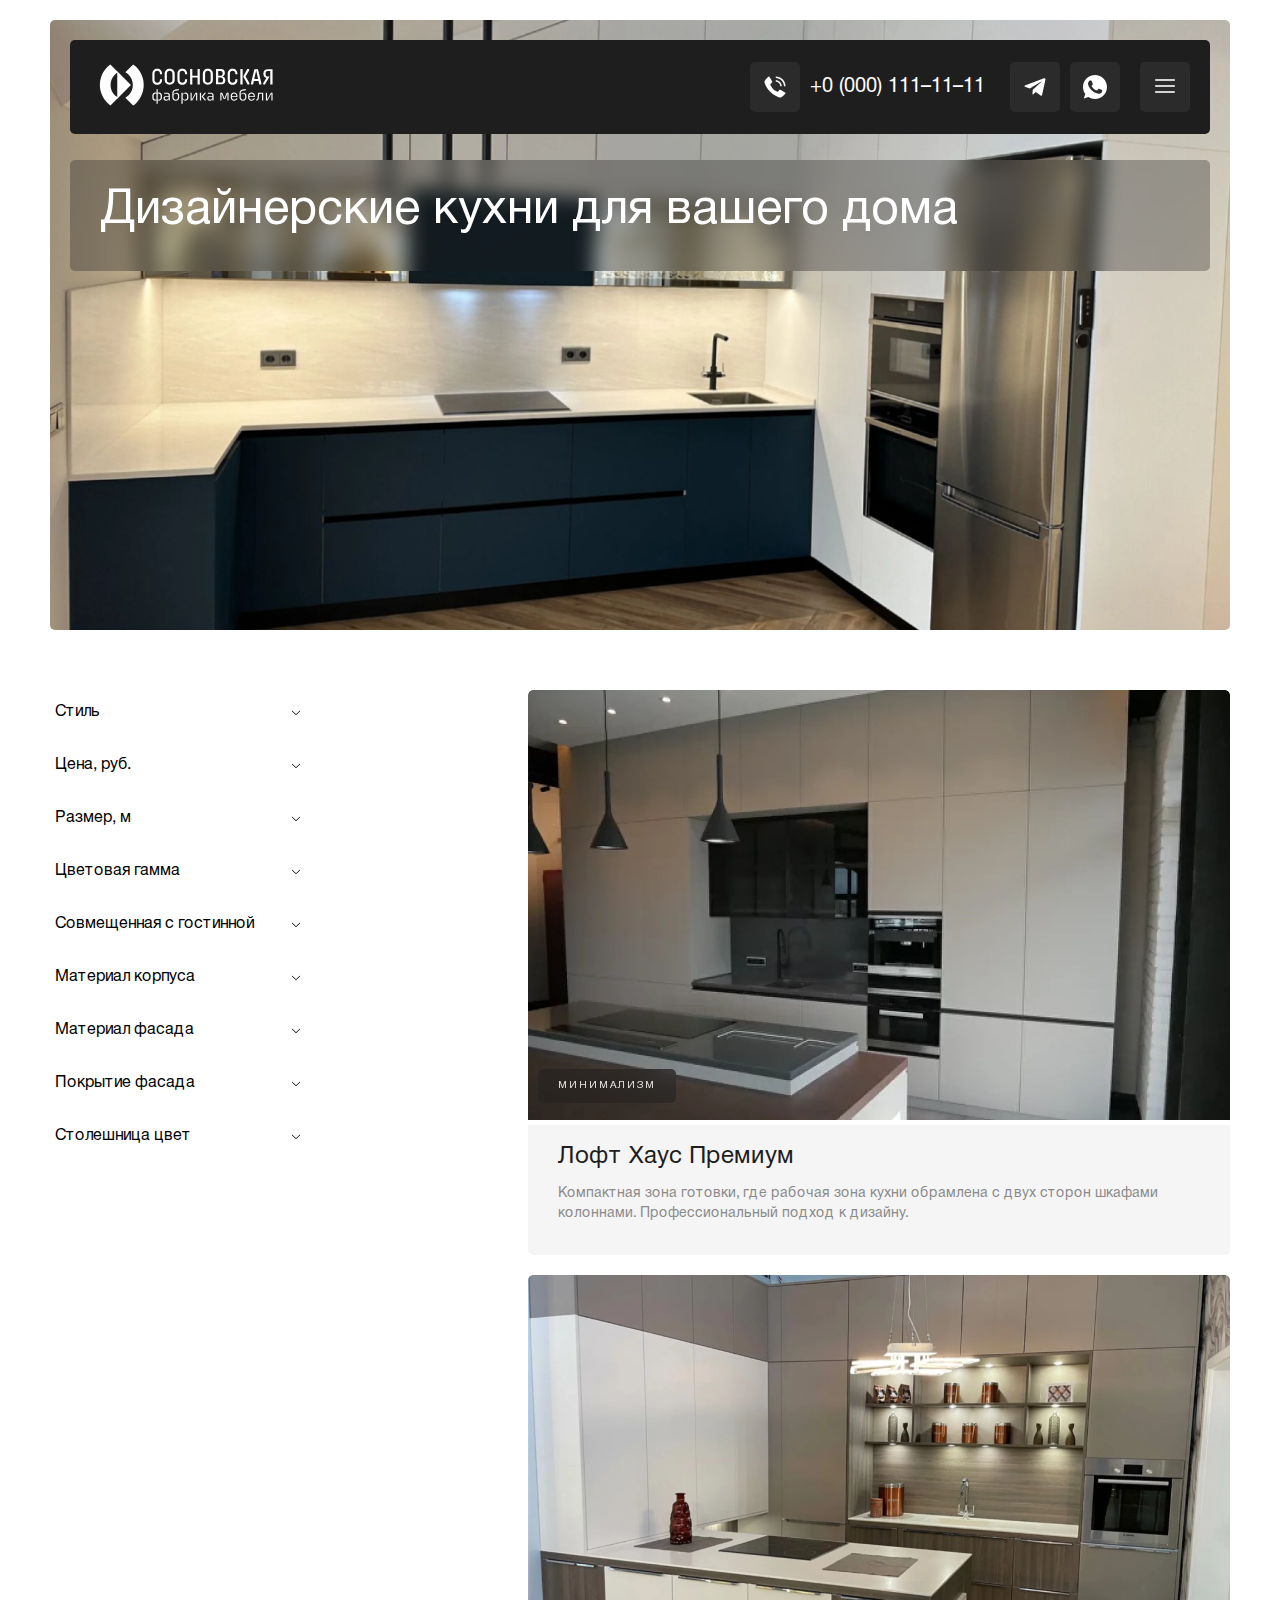
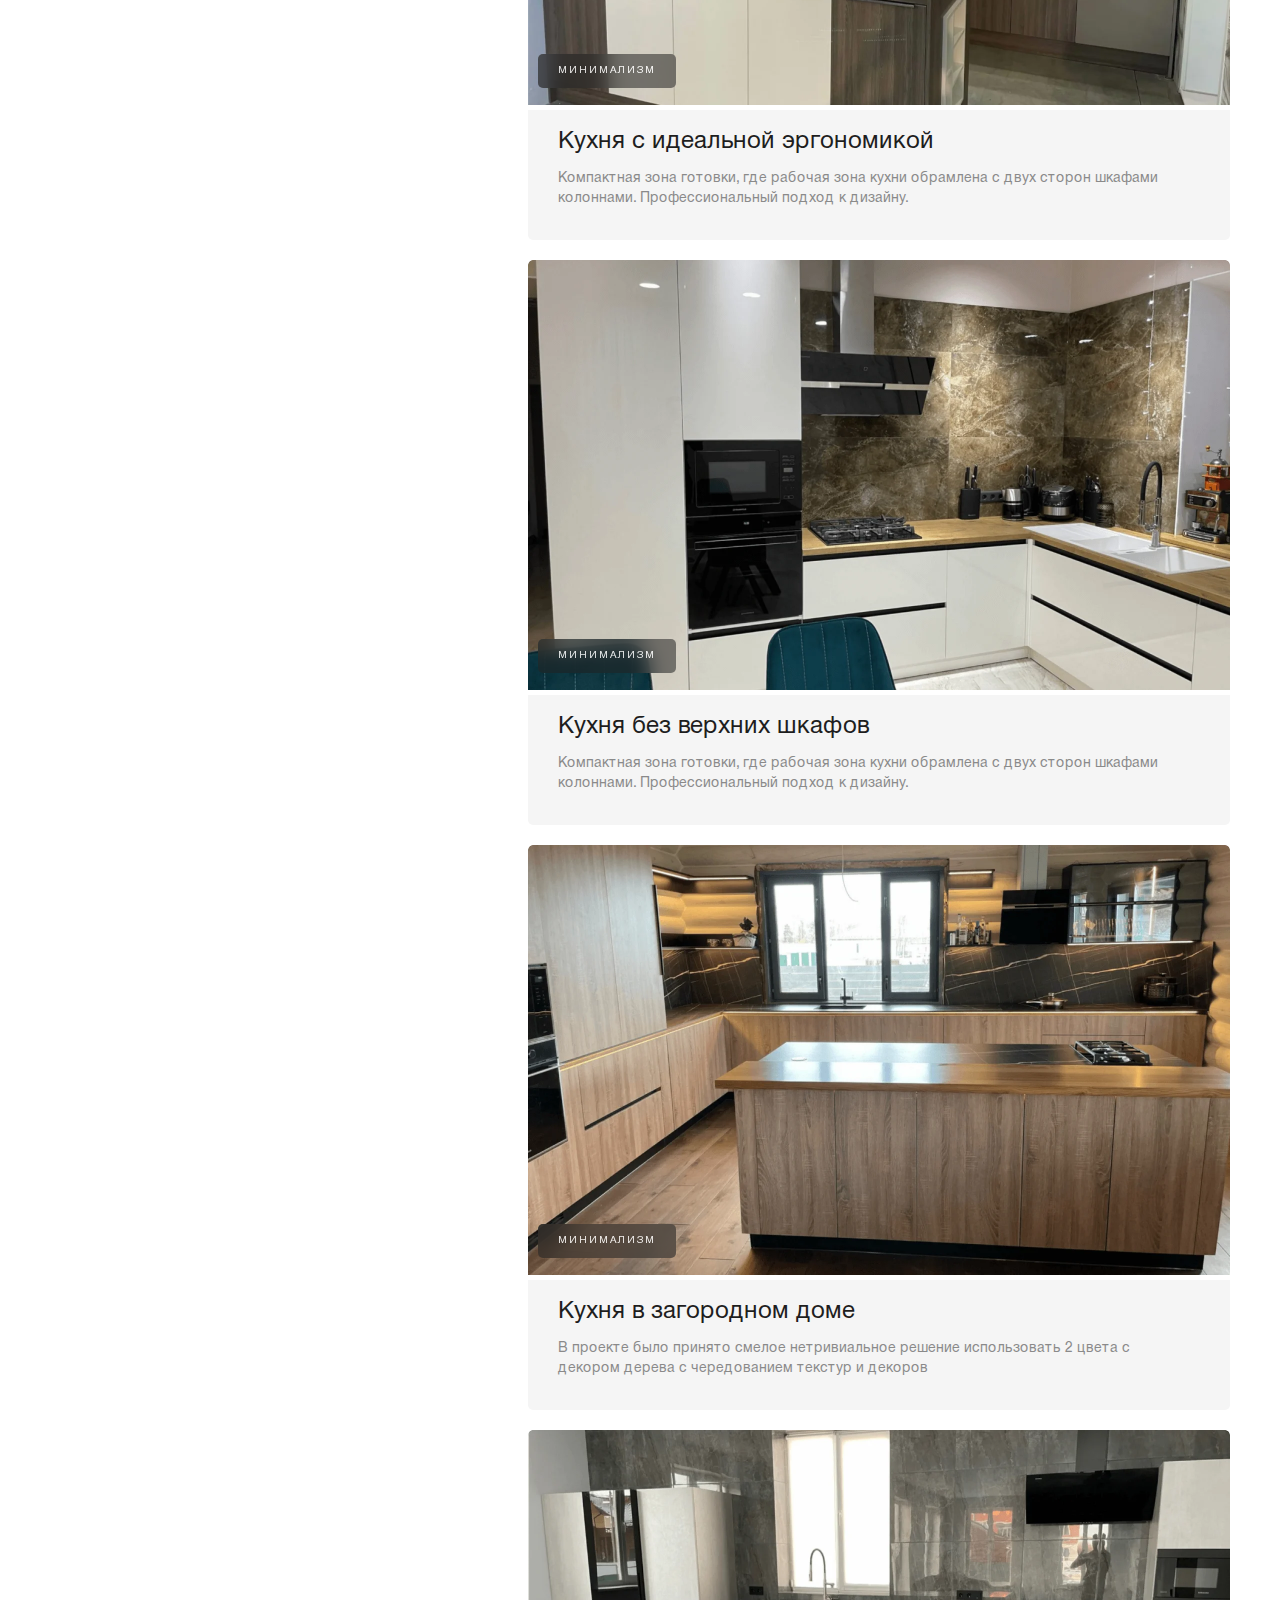
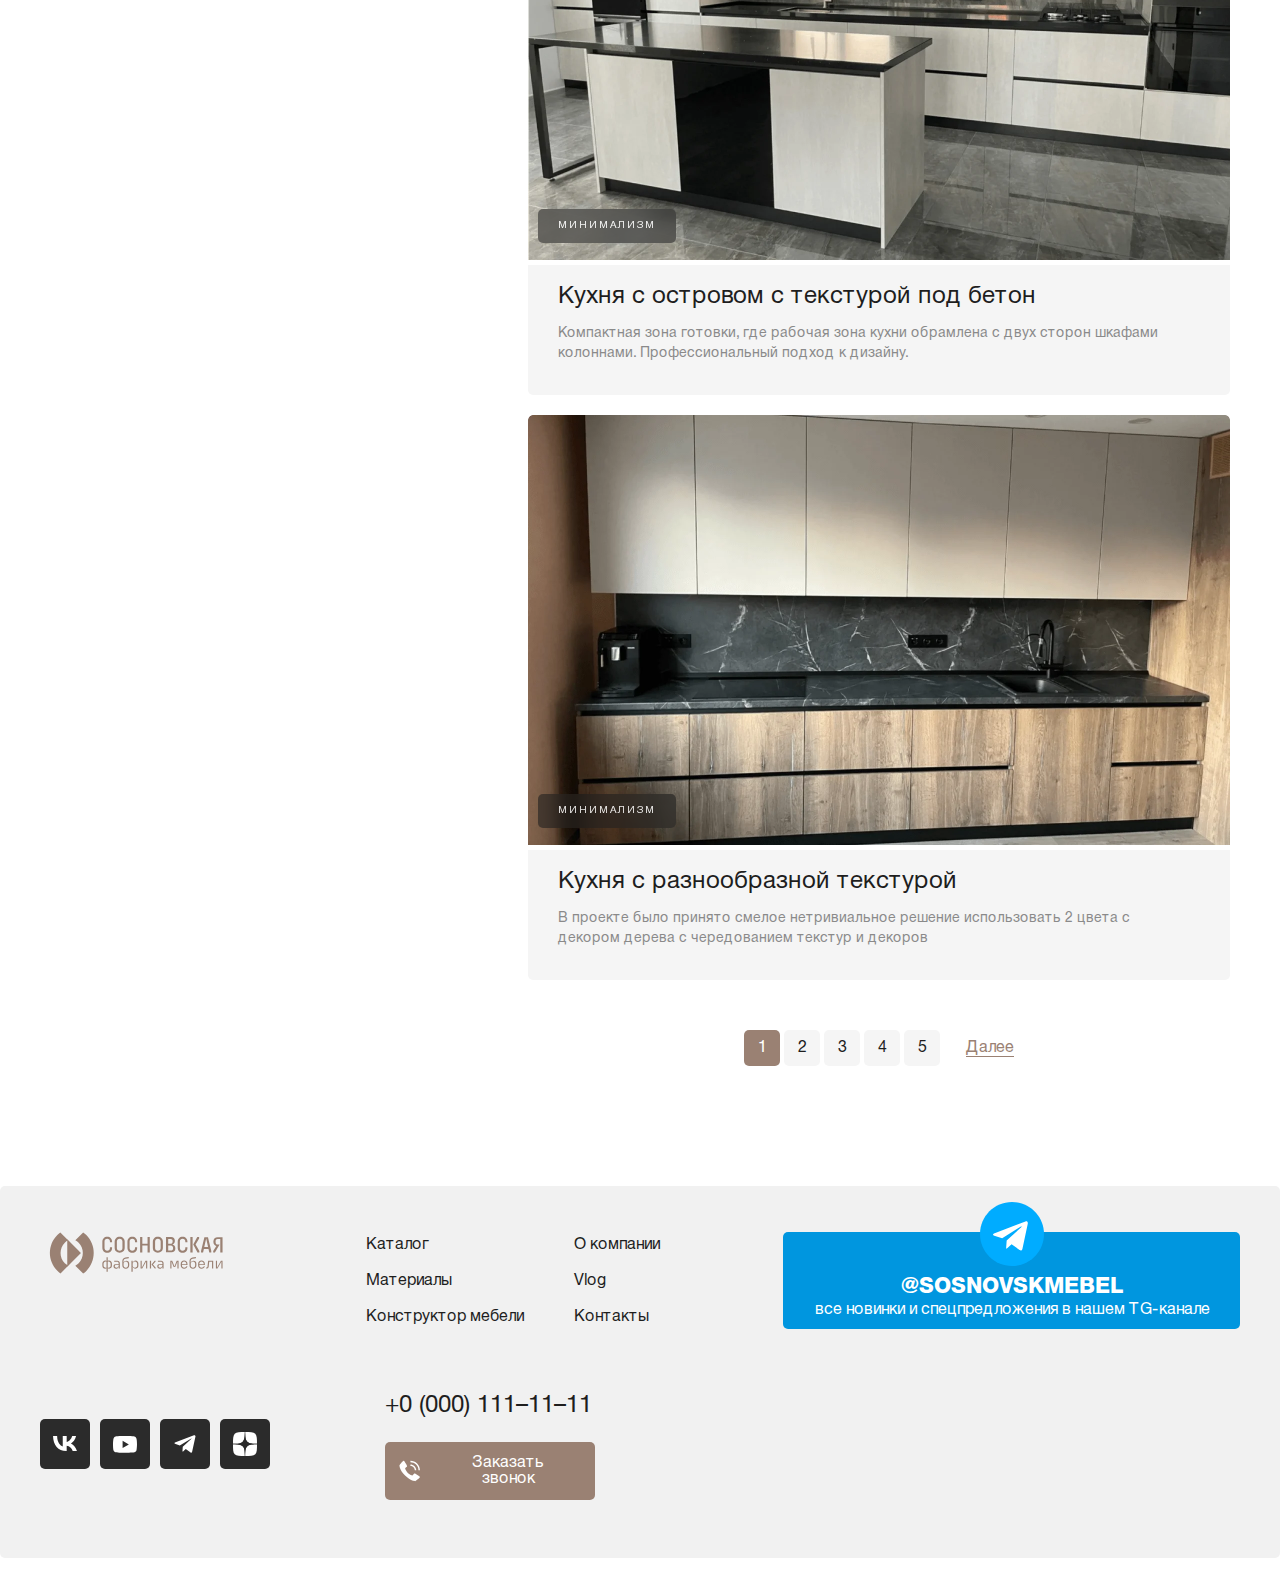
<file: catalog-category.html>
<!DOCTYPE html>
<html lang="ru">
    <head>
        <meta charset="UTF-8">
        <meta name="viewport" content="width=device-width, initial-scale=1.0">

        <link rel="shortcut icon" href="favicon.ico" type="image/x-icon">
        
        <link rel="stylesheet" href="css/nouislider.min.css">
        <link rel="stylesheet" href="css/style.css">
    
        <title>Дизайнерские кухни для вашего дома</title>
    </head>
<body>
    <header class="header">
        <div class="container">
            <a href="index.html" class="logo">
                <svg width="195" height="60" viewBox="0 0 195 60" fill="none" xmlns="http://www.w3.org/2000/svg">
                    <path d="M27.2427 43.6449L40.9112 29.9764L27.2427 16.3551V43.6449Z" fill="white"/>
                    <path d="M24.7918 40.2985C19.183 34.6897 19.183 25.3574 24.7918 19.7486C25.7344 18.806 26.8656 17.8633 28.1382 17.2977L20.3142 9.42655C19.183 10.1807 18.2403 11.1233 17.3448 12.066C7.44692 21.9639 7.44692 37.8947 17.3448 47.7926C18.2875 48.7353 19.4186 49.6779 20.5027 50.432L28.3739 42.5609C27.0541 41.9482 25.923 41.194 24.7918 40.2985Z" fill="white"/>
                    <path d="M46.3313 12.066C45.3887 11.1233 44.2575 10.1807 43.1734 9.42655L35.3022 17.2977C36.4334 17.8633 37.5646 18.806 38.6487 19.7486C44.2575 25.3574 44.2575 34.6897 38.6487 40.2985C37.706 41.2412 36.5748 42.1838 35.3022 42.7494L43.1734 50.6206C44.3046 49.8665 45.2473 48.9238 46.3313 47.9811C56.2292 38.0361 56.2292 21.9639 46.3313 12.066Z" fill="white"/>
                    <path d="M177.691 15.978C177.078 15.978 176.559 16.1665 176.182 16.5436C175.805 16.9207 175.617 17.392 175.617 18.0047V19.4187C175.617 20.0314 175.805 20.5499 176.182 20.9269C176.559 21.304 177.078 21.4925 177.691 21.4925H179.623L174.91 29.5051H173.213V28.0911L176.371 23.0479C175.428 22.8123 174.721 22.3409 174.203 21.5868C173.684 20.8798 173.401 19.9843 173.401 18.9474V18.4289C173.401 17.1563 173.778 16.1194 174.58 15.3181C175.381 14.5169 176.418 14.1398 177.691 14.1398H182.545V29.5051H180.283V15.978H177.691Z" fill="white"/>
                    <path d="M164.257 24.0377H168.075L166.19 15.5067L164.257 24.0377ZM161.052 29.5051V28.0911L164.399 14.1398H167.981L171.28 28.0911V29.5051H169.3L168.499 25.923H163.88L163.079 29.5051H161.052Z" fill="white"/>
                    <path d="M153.229 21.5868L157.282 14.0927H159.12V15.5067L155.585 21.5397L159.356 28.044V29.458H157.518L153.229 21.5868ZM150.354 29.5051V14.0927H152.616V29.458H150.354V29.5051Z" fill="white"/>
                    <path d="M147.431 24.3205V24.9804C147.431 26.4415 147.007 27.5727 146.111 28.4682C145.216 29.3637 144.085 29.7879 142.623 29.7879C141.115 29.7879 139.937 29.3637 139.041 28.4211C138.146 27.5255 137.722 26.3472 137.722 24.839V18.7588C137.722 17.2977 138.146 16.1194 139.041 15.1767C139.937 14.2812 141.115 13.8099 142.623 13.8099C144.085 13.8099 145.216 14.2812 146.111 15.1296C147.007 16.0251 147.431 17.1563 147.431 18.6174V19.2773H145.31V18.476C145.31 17.6748 145.027 17.0149 144.556 16.5436C144.037 16.0723 143.378 15.7895 142.576 15.7895C141.775 15.7895 141.115 16.0723 140.597 16.5436C140.125 17.0149 139.89 17.6748 139.89 18.476V25.1218C139.89 25.923 140.125 26.5829 140.597 27.1013C141.068 27.6198 141.728 27.8083 142.576 27.8083C143.378 27.8083 144.037 27.5727 144.556 27.1013C145.027 26.63 145.31 25.9701 145.31 25.1218V24.3205H147.431Z" fill="white"/>
                    <path d="M130.935 22.6237H128.201V27.6198H130.935C131.548 27.6198 132.066 27.4313 132.443 27.0542C132.82 26.6771 133.056 26.1587 133.056 25.4988V24.6976C133.056 24.0848 132.867 23.5664 132.443 23.1893C132.066 22.8123 131.548 22.6237 130.935 22.6237ZM130.558 15.978H128.201V20.7384H130.558C131.17 20.7384 131.689 20.5499 132.066 20.1728C132.443 19.7958 132.632 19.2773 132.632 18.6174V18.0518C132.632 17.4391 132.443 16.9207 132.066 16.5436C131.689 16.1665 131.218 15.978 130.558 15.978ZM125.986 29.5051V14.0927H131.218C132.302 14.0927 133.197 14.4226 133.857 15.0825C134.517 15.7423 134.847 16.6379 134.847 17.7219V18.099C134.847 18.9945 134.611 19.7486 134.187 20.3614C133.763 20.9741 133.15 21.3983 132.396 21.5868C133.291 21.7753 133.998 22.1524 134.517 22.8123C135.035 23.4721 135.318 24.2734 135.318 25.216V25.6874C135.318 26.8185 134.988 27.7141 134.281 28.3739C133.621 29.0338 132.679 29.3637 131.595 29.3637H125.986V29.5051Z" fill="white"/>
                    <path d="M115.098 24.9804C115.098 25.8288 115.333 26.4886 115.852 27.0071C116.37 27.5255 117.03 27.7612 117.879 27.7612C118.727 27.7612 119.387 27.5255 119.905 27.0071C120.424 26.4886 120.659 25.8288 120.659 24.9804V18.5703C120.659 17.7219 120.377 17.0621 119.905 16.5436C119.387 16.0251 118.68 15.7895 117.879 15.7895C117.077 15.7895 116.37 16.0723 115.852 16.5436C115.333 17.0621 115.098 17.7219 115.098 18.5703V24.9804ZM112.835 18.8531C112.835 17.3449 113.307 16.1194 114.202 15.2239C115.145 14.2812 116.323 13.8099 117.832 13.8099C119.34 13.8099 120.565 14.2812 121.508 15.2239C122.451 16.1665 122.875 17.392 122.875 18.8531V24.6976C122.875 26.2058 122.403 27.4313 121.508 28.3739C120.565 29.3166 119.34 29.7408 117.832 29.7408C116.323 29.7408 115.098 29.2694 114.202 28.3739C113.26 27.4313 112.835 26.2058 112.835 24.6976V18.8531Z" fill="white"/>
                    <path d="M100.11 29.5051V14.0927H102.325V20.7384H107.557V14.0927H109.772V29.5051H107.557V22.6237H102.325V29.5051H100.11Z" fill="white"/>
                    <path d="M97.1405 24.3205V24.9804C97.1405 26.4415 96.7163 27.5727 95.8208 28.4682C94.9253 29.3637 93.7941 29.7879 92.333 29.7879C90.8247 29.7879 89.6464 29.3637 88.7509 28.4211C87.8553 27.5255 87.4312 26.3472 87.4312 24.839V18.7588C87.4312 17.2977 87.8553 16.1194 88.7509 15.1767C89.6464 14.2812 90.8247 13.8099 92.333 13.8099C93.7941 13.8099 94.9253 14.2812 95.8208 15.1296C96.7163 16.0251 97.1405 17.1563 97.1405 18.6174V19.2773H95.0195V18.476C95.0195 17.6748 94.7367 17.0149 94.2654 16.5436C93.7469 16.0723 93.0871 15.7895 92.2858 15.7895C91.4846 15.7895 90.8247 16.0723 90.3063 16.5436C89.8349 17.0149 89.5993 17.6748 89.5993 18.476V25.1218C89.5993 25.923 89.8349 26.5829 90.3063 27.1013C90.7776 27.6198 91.4374 27.8083 92.2858 27.8083C93.0871 27.8083 93.7469 27.5727 94.2654 27.1013C94.7367 26.63 95.0195 25.9701 95.0195 25.1218V24.3205H97.1405Z" fill="white"/>
                    <path d="M76.8734 24.9804C76.8734 25.8288 77.1091 26.4886 77.6276 27.0071C78.146 27.5255 78.8059 27.7612 79.6543 27.7612C80.5027 27.7612 81.1625 27.5255 81.681 27.0071C82.1994 26.4886 82.4351 25.8288 82.4351 24.9804V18.5703C82.4351 17.7219 82.1523 17.0621 81.681 16.5436C81.1625 16.0251 80.4555 15.7895 79.6543 15.7895C78.853 15.7895 78.146 16.0723 77.6276 16.5436C77.1091 17.0621 76.8734 17.7219 76.8734 18.5703V24.9804ZM74.6582 18.8531C74.6582 17.3449 75.1295 16.1194 76.0251 15.2239C76.9677 14.2812 78.146 13.8099 79.6543 13.8099C81.1625 13.8099 82.388 14.2812 83.3306 15.2239C84.2733 16.1665 84.6975 17.392 84.6975 18.8531V24.6976C84.6975 26.2058 84.2262 27.4313 83.3306 28.3739C82.388 29.3166 81.1625 29.7408 79.6543 29.7408C78.146 29.7408 76.9206 29.2694 76.0251 28.3739C75.0824 27.4313 74.6582 26.2058 74.6582 24.6976V18.8531Z" fill="white"/>
                    <path d="M72.0658 24.3205V24.9804C72.0658 26.4415 71.6416 27.5727 70.7461 28.4682C69.8506 29.3637 68.7194 29.7879 67.2582 29.7879C65.75 29.7879 64.5717 29.3637 63.6762 28.4211C62.7806 27.5255 62.3564 26.3472 62.3564 24.839V18.7588C62.3564 17.2977 62.7806 16.1194 63.6762 15.1767C64.5717 14.2812 65.75 13.8099 67.2582 13.8099C68.7194 13.8099 69.8506 14.2812 70.7461 15.1296C71.6416 16.0251 72.0658 17.1563 72.0658 18.6174V19.2773H69.9448V18.476C69.9448 17.6748 69.662 17.0149 69.1907 16.5436C68.6722 16.0723 68.0124 15.7895 67.2111 15.7895C66.4099 15.7895 65.75 16.0723 65.2315 16.5436C64.7602 17.0149 64.5245 17.6748 64.5245 18.476V25.1218C64.5245 25.923 64.7602 26.5829 65.2315 27.1013C65.7029 27.5727 66.3627 27.8083 67.2111 27.8083C68.0124 27.8083 68.6722 27.5727 69.1907 27.1013C69.662 26.63 69.9448 25.9701 69.9448 25.1218V24.3205H72.0658Z" fill="white"/>
                    <path d="M177.031 37.7062V44.8704L180.895 37.7062H182.545V45.5774H181.414V38.4603L177.549 45.5774H175.899V37.7062H177.031Z" fill="white"/>
                    <path d="M166.425 45.6245H166.143V44.5405H166.378C166.661 44.5405 166.944 44.4462 167.132 44.2577C167.321 44.0691 167.462 43.8335 167.509 43.5035L168.122 37.6591H173.212V45.5302H172.034V38.7431H169.206L168.688 43.6449C168.641 44.2577 168.405 44.729 167.981 45.106C167.557 45.4831 167.038 45.6245 166.425 45.6245Z" fill="white"/>
                    <path d="M163.739 41.1469V40.817C163.739 40.1571 163.551 39.6386 163.126 39.2144C162.702 38.8374 162.184 38.6017 161.524 38.6017C160.864 38.6017 160.298 38.7903 159.921 39.2144C159.497 39.6386 159.309 40.1571 159.309 40.817V41.1469H163.739ZM164.823 43.1265C164.635 43.9277 164.258 44.5405 163.692 45.0118C163.126 45.4831 162.372 45.7188 161.524 45.7188C160.487 45.7188 159.686 45.436 159.073 44.7761C158.46 44.1634 158.13 43.3621 158.13 42.3252V41.0055C158.13 40.0157 158.413 39.1673 159.026 38.5546C159.639 37.9419 160.44 37.6119 161.477 37.6119C162.467 37.6119 163.315 37.9419 163.928 38.5546C164.54 39.1673 164.87 40.0157 164.87 41.0055V42.0424H159.356V42.4666C159.356 43.1265 159.544 43.6449 159.969 44.0691C160.393 44.4933 160.911 44.6819 161.618 44.6819C162.137 44.6819 162.608 44.5405 162.985 44.2577C163.362 43.9749 163.598 43.5978 163.739 43.1265H164.823Z" fill="white"/>
                    <path d="M150.73 40.8641V42.3723C150.73 43.0322 150.919 43.5978 151.343 44.022C151.767 44.4462 152.286 44.6347 152.946 44.6347C153.605 44.6347 154.171 44.4462 154.548 44.022C154.972 43.5978 155.161 43.0793 155.161 42.3723V40.8641C155.161 40.2042 154.925 39.6386 154.548 39.2145C154.124 38.7903 153.605 38.6017 152.946 38.6017C152.286 38.6017 151.72 38.8374 151.343 39.2145C150.919 39.6386 150.73 40.2042 150.73 40.8641ZM155.915 35.2082L152.616 35.6795C152.05 35.7738 151.579 36.0094 151.202 36.4336C150.825 36.8578 150.683 37.3291 150.683 37.9419V39.78C150.872 39.1202 151.202 38.6489 151.72 38.2718C152.239 37.8947 152.804 37.7062 153.511 37.7062C154.36 37.7062 155.019 37.989 155.585 38.5075C156.103 39.0259 156.386 39.7329 156.386 40.6284V42.3723C156.386 43.4093 156.056 44.2105 155.444 44.8232C154.831 45.436 153.982 45.7659 152.993 45.7659C151.956 45.7659 151.107 45.436 150.448 44.8232C149.788 44.2105 149.505 43.3621 149.505 42.3252V37.989C149.505 37.0935 149.788 36.3394 150.306 35.7266C150.825 35.1139 151.579 34.7368 152.427 34.5954L155.915 34.1241V35.2082Z" fill="white"/>
                    <path d="M146.347 41.1469V40.817C146.347 40.1571 146.159 39.6386 145.734 39.2144C145.31 38.8374 144.792 38.6017 144.132 38.6017C143.472 38.6017 142.906 38.7903 142.529 39.2144C142.105 39.6386 141.917 40.1571 141.917 40.817V41.1469H146.347ZM147.431 43.1265C147.243 43.9277 146.866 44.5405 146.3 45.0118C145.734 45.4831 144.98 45.7188 144.132 45.7188C143.095 45.7188 142.294 45.436 141.681 44.7761C141.068 44.1634 140.738 43.3621 140.738 42.3252V41.0055C140.738 40.0157 141.021 39.1673 141.634 38.5546C142.247 37.9419 143.048 37.6119 144.085 37.6119C145.122 37.6119 145.923 37.9419 146.536 38.5546C147.148 39.1673 147.478 40.0157 147.478 41.0055V42.0424H141.964V42.4666C141.964 43.1265 142.152 43.6449 142.576 44.0691C143.001 44.4933 143.519 44.6819 144.226 44.6819C144.745 44.6819 145.216 44.5405 145.593 44.2577C145.97 43.9749 146.206 43.5978 146.347 43.1265H147.431Z" fill="white"/>
                    <path d="M138.57 37.7062V45.5774H137.439V38.4132L135.224 44.1163H133.668L131.453 38.4132V45.5774H130.322V37.7062H132.207L134.469 43.5507L136.685 37.7062H138.57Z" fill="white"/>
                    <path d="M122.356 41.8539H120.188C119.67 41.8539 119.246 41.9953 118.916 42.231C118.586 42.4666 118.444 42.8437 118.444 43.2207C118.444 43.6449 118.586 44.022 118.916 44.2577C119.246 44.5405 119.67 44.6347 120.235 44.6347C120.848 44.6347 121.32 44.4462 121.697 44.1163C122.074 43.7392 122.309 43.2679 122.356 42.6551V41.8539ZM123.582 40.2042V45.5774H122.404V43.6449C122.215 44.2577 121.885 44.7761 121.414 45.1532C120.942 45.5302 120.377 45.6716 119.717 45.6716C118.963 45.6716 118.397 45.4831 117.926 45.0589C117.455 44.6347 117.266 44.0691 117.266 43.3621C117.266 42.6551 117.502 42.0424 118.02 41.6182C118.539 41.194 119.199 40.9584 120 40.9584H122.404V40.2514C122.404 39.8272 122.262 39.4501 121.979 39.1673C121.697 38.8845 121.32 38.7431 120.895 38.7431H117.926V37.7062H121.084C121.838 37.7062 122.451 37.9419 122.875 38.4132C123.346 38.8845 123.582 39.4501 123.582 40.2042Z" fill="white"/>
                    <path d="M111.563 41.4768L114.627 37.7062H115.569V38.4603L112.93 41.4768L115.711 44.8233V45.5774H114.768L111.563 41.4768ZM109.866 45.5774V37.7062H111.092V45.5774H109.866Z" fill="white"/>
                    <path d="M101.712 37.7062V44.8704L105.53 37.7062H107.227V45.5774H106.096V38.4603L102.231 45.5774H100.581V37.7062H101.712Z" fill="white"/>
                    <path d="M92.663 42.4666C92.663 43.1736 92.8515 43.6921 93.2757 44.1163C93.6999 44.5405 94.2183 44.729 94.8782 44.729C95.5381 44.729 96.1036 44.5405 96.5278 44.1163C96.952 43.6921 97.1406 43.1736 97.1406 42.4666V40.8641C97.1406 40.2042 96.952 39.6386 96.5278 39.2144C96.1036 38.7903 95.5852 38.6017 94.8782 38.6017C94.2183 38.6017 93.6527 38.8374 93.2757 39.2144C92.8515 39.6386 92.663 40.1571 92.663 40.8641V42.4666ZM91.4375 48.7353V37.7062H92.663V39.6858C92.8515 39.0259 93.1814 38.5546 93.6999 38.1775C94.2183 37.8005 94.7839 37.6119 95.4909 37.6119C96.3393 37.6119 96.9992 37.8947 97.5648 38.4132C98.0832 38.9317 98.366 39.6386 98.366 40.5342V42.7494C98.366 43.6449 98.0832 44.3519 97.5648 44.8704C97.0463 45.3888 96.3393 45.6716 95.4909 45.6716C94.7839 45.6716 94.1712 45.4831 93.6999 45.106C93.1814 44.729 92.8515 44.2105 92.663 43.5507V48.6881H91.4375V48.7353Z" fill="white"/>
                    <path d="M83.5663 40.8641V42.3723C83.5663 43.0322 83.7548 43.5978 84.179 44.022C84.6032 44.4462 85.1217 44.6347 85.7815 44.6347C86.4414 44.6347 87.007 44.4462 87.384 44.022C87.8082 43.5978 87.9968 43.0793 87.9968 42.3723V40.8641C87.9968 40.2042 87.7611 39.6386 87.384 39.2145C86.9598 38.7903 86.4414 38.6017 85.7815 38.6017C85.1217 38.6017 84.5561 38.8374 84.179 39.2145C83.7548 39.6386 83.5663 40.2042 83.5663 40.8641ZM88.7509 35.2082L85.4516 35.6795C84.886 35.7738 84.4147 36.0094 84.0376 36.4336C83.6605 36.8578 83.5191 37.3291 83.5191 37.9419V39.78C83.7077 39.1202 84.0376 38.6489 84.5561 38.2718C85.0745 37.8947 85.6401 37.7062 86.3471 37.7062C87.1955 37.7062 87.8554 37.989 88.421 38.5075C88.9394 39.0259 89.2222 39.7329 89.2222 40.6284V42.3723C89.2222 43.4093 88.8923 44.2105 88.2796 44.8232C87.6668 45.436 86.8184 45.7659 85.8286 45.7659C84.7917 45.7659 83.9433 45.436 83.2835 44.8232C82.6236 44.2105 82.3408 43.3621 82.3408 42.3252V37.989C82.3408 37.0935 82.6236 36.3394 83.1421 35.7266C83.6605 35.1139 84.4147 34.7368 85.263 34.5954L88.7509 34.1241V35.2082Z" fill="white"/>
                    <path d="M78.6643 41.8539H76.4962C75.9778 41.8539 75.5536 41.9953 75.2236 42.231C74.8937 42.4666 74.7523 42.8437 74.7523 43.2207C74.7523 43.6449 74.8937 44.022 75.2236 44.2577C75.5536 44.5405 75.9778 44.6347 76.5433 44.6347C77.1561 44.6347 77.6274 44.4462 78.0045 44.1163C78.3815 43.7392 78.6172 43.2679 78.6643 42.6551V41.8539ZM79.8426 40.2042V45.5774H78.6643V43.6449C78.4758 44.2577 78.1459 44.7761 77.6745 45.1532C77.2032 45.5302 76.6376 45.6716 75.9778 45.6716C75.2236 45.6716 74.658 45.4831 74.1867 45.0589C73.7154 44.6347 73.5269 44.0691 73.5269 43.3621C73.5269 42.6551 73.7625 42.0424 74.281 41.6182C74.7994 41.194 75.4593 40.9584 76.2606 40.9584H78.6643V40.2514C78.6643 39.8272 78.5229 39.4501 78.2401 39.1673C77.9573 38.8845 77.5803 38.7431 77.1561 38.7431H74.1867V37.7062H77.3446C78.0987 37.7062 78.7115 37.9419 79.1357 38.4132C79.607 38.8845 79.8426 39.4501 79.8426 40.2042Z" fill="white"/>
                    <path d="M63.5819 42.4666C63.5819 43.1736 63.7704 43.6921 64.1946 44.1163C64.6188 44.5405 65.1373 44.729 65.7971 44.729C66.0328 44.729 66.2685 44.6819 66.5041 44.6347V38.696C66.2685 38.6489 66.0328 38.6017 65.7971 38.6017C65.1373 38.6017 64.5717 38.8374 64.1946 39.2145C63.7704 39.6386 63.5819 40.1571 63.5819 40.8641V42.4666ZM67.7296 44.6347C67.9652 44.6819 68.2009 44.729 68.4366 44.729C69.0964 44.729 69.662 44.5405 70.0391 44.1163C70.4633 43.6921 70.6518 43.1736 70.6518 42.4666V40.8641C70.6518 40.2042 70.4633 39.6386 70.0391 39.2145C69.6149 38.7903 69.0964 38.6017 68.4366 38.6017C68.2009 38.6017 67.9181 38.6489 67.7296 38.696V44.6347ZM65.2315 45.7188C64.3831 45.7188 63.6762 45.436 63.1577 44.9175C62.6392 44.3991 62.3564 43.6921 62.3564 42.7965V40.5342C62.3564 39.6387 62.5921 38.9317 63.1577 38.4132C63.6762 37.8947 64.3831 37.6119 65.2315 37.6119C65.7029 37.6119 66.1271 37.7062 66.5513 37.9419V34.2184H67.7296V37.9419C68.1066 37.7533 68.5308 37.6119 69.0493 37.6119C69.8977 37.6119 70.6047 37.8947 71.1231 38.4132C71.6416 38.9317 71.9244 39.6387 71.9244 40.5342V42.7494C71.9244 43.6449 71.6416 44.3519 71.1231 44.8704C70.6047 45.3888 69.8977 45.6716 69.0493 45.6716C68.578 45.6716 68.1066 45.5774 67.7296 45.3417V48.6881H66.5513V45.3417C66.1742 45.6245 65.7029 45.7188 65.2315 45.7188Z" fill="white"/>
                </svg>                    
            </a>
            <nav class="header__nav">
                <a href="catalog.html" class="nav__link text-secondary">Каталог</a>
                <a href="materials.html" class="nav__link text-secondary">Материалы</a>
                <a href="#" class="nav__link text-secondary">Конструктор мебели</a>
                <a href="about.html" class="nav__link text-secondary">О компании</a>
            </nav>
            <div class="header__buttons">
                <div class="button-wrapper">
                    <div class="social-button" data-modal="feedback-modal">
                        <svg width="24" height="24" viewBox="0 0 24 24" fill="none" xmlns="http://www.w3.org/2000/svg">
                            <path d="M22.0448 17.52C21.3892 16.9703 17.5448 14.5358 16.9058 14.6475C16.6058 14.7008 16.3763 14.9565 15.762 15.6893C15.4779 16.0499 15.166 16.3877 14.829 16.6995C14.2116 16.5504 13.614 16.3288 13.0485 16.0395C10.831 14.9599 9.03947 13.1679 7.9605 10.95C7.67118 10.3846 7.44964 9.78691 7.3005 9.1695C7.6123 8.83252 7.95009 8.52056 8.31075 8.2365C9.04275 7.62225 9.29925 7.39425 9.3525 7.09275C9.46425 6.45225 7.0275 2.60925 6.48 1.95375C6.2505 1.68225 6.042 1.5 5.775 1.5C5.001 1.5 1.5 5.829 1.5 6.39C1.5 6.43575 1.575 10.9425 7.26675 16.7333C13.0575 22.425 17.5642 22.5 17.61 22.5C18.171 22.5 22.5 18.999 22.5 18.225C22.5 17.958 22.3177 17.7495 22.0448 17.52ZM17.25 11.25H18.75C18.7482 9.65925 18.1155 8.13416 16.9907 7.00933C15.8658 5.8845 14.3408 5.25179 12.75 5.25V6.75C13.9431 6.75119 15.087 7.22568 15.9307 8.06933C16.7743 8.91299 17.2488 10.0569 17.25 11.25Z" fill="white"/>
                            <path d="M21 11.25H22.5C22.497 8.66505 21.4688 6.18683 19.641 4.359C17.8132 2.53116 15.3349 1.50298 12.75 1.5V3C14.9372 3.00258 17.0342 3.8726 18.5808 5.41922C20.1274 6.96584 20.9974 9.06276 21 11.25Z" fill="white"/>
                        </svg>                            
                    </div>
                    <a href="tel:+0(000)111–11–11" class="text-secondary">
                        +0 (000) 111–11–11
                    </a>
                </div>
                <div class="button-wrapper">
                    <a href="#" class="social-button">
                        <svg width="24" height="24" viewBox="0 0 24 24" fill="none" xmlns="http://www.w3.org/2000/svg">
                            <path d="M1.96269 11.874L6.79269 13.5142L18.2609 6.50325C18.4274 6.402 18.5977 6.62775 18.4544 6.75975L9.77244 14.751L9.44994 19.2247C9.44467 19.2997 9.46231 19.3745 9.50052 19.4391C9.53872 19.5038 9.59569 19.5554 9.66386 19.5869C9.73203 19.6185 9.80819 19.6286 9.88223 19.6159C9.95628 19.6032 10.0247 19.5682 10.0784 19.5157L12.7514 16.887L17.6384 20.586C18.1649 20.985 18.9277 20.7037 19.0694 20.0587L22.4722 4.60875C22.6664 3.7275 21.8024 2.9835 20.9602 3.306L1.93869 10.59C1.34169 10.8187 1.35819 11.6685 1.96269 11.874Z" fill="white"/>
                        </svg>                            
                    </a>
                    <a href="#" class="social-button">
                        <svg width="24" height="24" viewBox="0 0 24 24" fill="none" xmlns="http://www.w3.org/2000/svg">
                            <g clip-path="url(#clip0_55_200)">
                            <path d="M12.003 0H11.997C5.3805 0 0 5.382 0 12C0 14.625 0.846 17.058 2.2845 19.0335L0.789 23.4915L5.4015 22.017C7.299 23.274 9.5625 24 12.003 24C18.6195 24 24 18.6165 24 12C24 5.3835 18.6195 0 12.003 0ZM18.9855 16.9455C18.696 17.763 17.547 18.441 16.6305 18.639C16.0035 18.7725 15.1845 18.879 12.4275 17.736C8.901 16.275 6.63 12.6915 6.453 12.459C6.2835 12.2265 5.028 10.5615 5.028 8.8395C5.028 7.1175 5.9025 6.279 6.255 5.919C6.5445 5.6235 7.023 5.4885 7.482 5.4885C7.6305 5.4885 7.764 5.496 7.884 5.502C8.2365 5.517 8.4135 5.538 8.646 6.0945C8.9355 6.792 9.6405 8.514 9.7245 8.691C9.81 8.868 9.8955 9.108 9.7755 9.3405C9.663 9.5805 9.564 9.687 9.387 9.891C9.21 10.095 9.042 10.251 8.865 10.47C8.703 10.6605 8.52 10.8645 8.724 11.217C8.928 11.562 9.633 12.7125 10.671 13.6365C12.0105 14.829 13.0965 15.21 13.485 15.372C13.7745 15.492 14.1195 15.4635 14.331 15.2385C14.5995 14.949 14.931 14.469 15.2685 13.9965C15.5085 13.6575 15.8115 13.6155 16.1295 13.7355C16.4535 13.848 18.168 14.6955 18.5205 14.871C18.873 15.048 19.1055 15.132 19.191 15.2805C19.275 15.429 19.275 16.1265 18.9855 16.9455Z" fill="white"/>
                            </g>
                            <defs>
                            <clipPath id="clip0_55_200">
                            <rect width="24" height="24" fill="white"/>
                            </clipPath>
                            </defs>
                        </svg> 
                    </a>
                </div>
            </div>
            <div class="social-button burger-button">
                <svg width="26" height="16" viewBox="0 0 22 16" fill="none" xmlns="http://www.w3.org/2000/svg">
                    <path d="M1.99613 -0.00220196C1.7347 0.00352367 1.48591 0.111465 1.30305 0.298379C1.12018 0.485293 1.01778 0.736325 1.01778 0.997813C1.01778 1.2593 1.12018 1.51045 1.30305 1.69736C1.48591 1.88428 1.7347 1.9921 1.99613 1.99783H20.002C20.1352 2.00075 20.2676 1.97711 20.3914 1.92816C20.5153 1.87922 20.6282 1.80597 20.7234 1.71282C20.8186 1.61967 20.8942 1.50849 20.9459 1.38571C20.9975 1.26293 21.0241 1.13101 21.0241 0.997813C21.0241 0.864616 20.9975 0.732811 20.9459 0.610034C20.8942 0.487256 20.8186 0.375956 20.7234 0.282808C20.6282 0.18966 20.5153 0.116525 20.3914 0.06758C20.2676 0.0186353 20.1352 -0.00511849 20.002 -0.00220196H1.99613ZM1.99613 5.99777C1.73065 5.99777 1.47604 6.10325 1.28832 6.29097C1.1006 6.4787 0.995137 6.73335 0.995137 6.99883C0.995137 7.26431 1.1006 7.51896 1.28832 7.70668C1.47604 7.8944 1.73065 7.99977 1.99613 7.99977H20.002C20.2675 7.99977 20.5221 7.8944 20.7098 7.70668C20.8975 7.51896 21.003 7.26431 21.003 6.99883C21.003 6.73335 20.8975 6.4787 20.7098 6.29097C20.5221 6.10325 20.2675 5.99777 20.002 5.99777H1.99613ZM1.90042 11.9998C1.63562 12.0134 1.387 12.1314 1.20902 12.328C1.03104 12.5245 0.93822 12.7835 0.950882 13.0484C0.963543 13.3133 1.08066 13.5624 1.27657 13.741C1.47248 13.9197 1.73123 14.0134 1.99613 14.0017H20.002C20.2668 14.0008 20.5205 13.895 20.7075 13.7074C20.8944 13.5197 20.9994 13.2656 20.9994 13.0008C20.9994 12.7359 20.8944 12.4819 20.7075 12.2943C20.5205 12.1067 20.2668 12.0008 20.002 11.9998H1.99613C1.96424 11.9983 1.93231 11.9983 1.90042 11.9998Z" fill="#D3D3D3"/>
                </svg>    
                <svg width="20" height="20" viewBox="0 0 20 20" fill="none" xmlns="http://www.w3.org/2000/svg">
                    <path d="M1.98831 0.98997C1.78889 0.989996 1.59403 1.04965 1.42876 1.16125C1.26349 1.27286 1.13536 1.43131 1.06082 1.61628C0.986287 1.80125 0.968754 2.00432 1.01047 2.19933C1.05219 2.39434 1.15126 2.57236 1.29495 2.71064L8.58402 9.99968L1.29495 17.2888C1.19875 17.3807 1.12184 17.4909 1.06873 17.6128C1.01563 17.7348 0.987391 17.8661 0.985679 17.9991C0.983966 18.1321 1.00881 18.2642 1.05876 18.3875C1.10871 18.5108 1.18276 18.6229 1.27657 18.7172C1.37038 18.8116 1.48207 18.8862 1.60509 18.9368C1.72812 18.9875 1.86001 19.0131 1.99304 19.0122C2.12608 19.0112 2.25758 18.9836 2.37985 18.9312C2.50212 18.8788 2.6127 18.8024 2.70511 18.7067L10 11.4157L17.291 18.7067C17.3841 18.8001 17.4946 18.8741 17.6164 18.9247C17.7381 18.9753 17.8686 19.0014 18.0004 19.0015C18.1322 19.0017 18.2627 18.9758 18.3845 18.9254C18.5063 18.875 18.617 18.8011 18.7102 18.7079C18.8034 18.6147 18.8773 18.5041 18.9277 18.3823C18.978 18.2605 19.0039 18.1299 19.0038 17.9981C19.0037 17.8663 18.9776 17.7358 18.927 17.6141C18.8765 17.4924 18.8024 17.3819 18.709 17.2888L11.416 9.99968L18.709 2.71064C18.8552 2.57021 18.9553 2.38872 18.996 2.1901C19.0367 1.99149 19.0161 1.78513 18.9369 1.59851C18.8576 1.4119 18.7236 1.25379 18.5524 1.1451C18.3813 1.03642 18.1811 0.982324 17.9785 0.98997C17.7188 0.997712 17.4722 1.10633 17.291 1.29274L10 8.58374L2.70511 1.29274C2.61192 1.19695 2.50048 1.12075 2.37736 1.06875C2.25425 1.01675 2.12196 0.989978 1.98831 0.98997Z" fill="#D3D3D3"/>
                </svg>                           
            </div>
        </div>
    </header>
    <main class="main">
        <section class="main-section main-section--catalogcategory">
            <div class="container">
                <div class="main-content">
                    <div class="title-wrapper title-wrapper--opacity">
                        <h1 class="title title--large">Дизайнерские кухни для вашего дома</h1>
                    </div>
                    <div class="main-content-bg">
                        <img src="images/main-content-img9.webp" alt="Картинка" class="main-content__img" width="1880" height="980">
                    </div>
                </div>
            </div>
        </section>
        <section class="catalog-category-section">
            <div class="container container--small">
                <div class="mobile-filter">
                    <button class="button show-filter">
                        ФИЛЬТР
                        <svg width="22" height="20" viewBox="0 0 22 20" fill="none" xmlns="http://www.w3.org/2000/svg">
                            <path d="M21 1H1L9 10.46V17L13 19V10.46L21 1Z" stroke="#FFFFFF" stroke-width="1.5" stroke-linecap="round" stroke-linejoin="round"/>
                        </svg>                            
                    </button>
                </div>
                <div class="catalog-filter__wrapper">
                    <div class="catalog-filter-item">
                        <div class="catalog-filter-item-head">
                            <span>Стиль</span>
                            <svg width="8" height="6" viewBox="0 0 8 6" fill="none" xmlns="http://www.w3.org/2000/svg">
                                <path d="M7.90225 0.931118C7.77192 0.800793 7.56126 0.800793 7.43093 0.931118L3.99999 4.36204L0.569062 0.931118C0.438737 0.800793 0.228069 0.800793 0.097744 0.931118C-0.0325813 1.06144 -0.0325813 1.27211 0.097744 1.40244L3.76434 5.06903C3.82934 5.13403 3.91466 5.1667 4 5.1667C4.08535 5.1667 4.17067 5.13403 4.23567 5.06903L7.90226 1.40244C8.03257 1.27211 8.03257 1.06144 7.90225 0.931118Z" fill="black"/>
                            </svg>                              
                        </div>
                        <div class="catalog-filter-item-dropdown">
                            <div class="input-wrapper">
                                <input type="checkbox" class="checkbox-input" id="type1">
                                <label for="type1" class="checkbox-label">Классика</label>
                            </div>          
                            <div class="input-wrapper">
                                <input type="checkbox" class="checkbox-input" id="type2" checked>
                                <label for="type2" class="checkbox-label">Минимализм</label>
                            </div>             
                            <div class="input-wrapper">
                                <input type="checkbox" class="checkbox-input" id="type3">
                                <label for="type3" class="checkbox-label">Лофт</label>
                            </div>       
                            <div class="input-wrapper">
                                <input type="checkbox" class="checkbox-input" id="type4">
                                <label for="type4" class="checkbox-label">Индустриальный</label>
                            </div>        
                            <div class="input-wrapper">
                                <input type="checkbox" class="checkbox-input" id="type5" checked>
                                <label for="type5" class="checkbox-label">Неоклассика</label>
                            </div>         
                            <div class="input-wrapper">
                                <input type="checkbox" class="checkbox-input" id="type6">
                                <label for="type6" class="checkbox-label">Скандинавский</label>
                            </div>         
                            <div class="input-wrapper">
                                <input type="checkbox" class="checkbox-input" id="type7">
                                <label for="type7" class="checkbox-label">Фьюжн</label>
                            </div>                        
                        </div>
                    </div>
                    <div class="catalog-filter-item">
                        <div class="catalog-filter-item-head">
                            <span>Цена, руб.</span>
                            <svg width="8" height="6" viewBox="0 0 8 6" fill="none" xmlns="http://www.w3.org/2000/svg">
                                <path d="M7.90225 0.931118C7.77192 0.800793 7.56126 0.800793 7.43093 0.931118L3.99999 4.36204L0.569062 0.931118C0.438737 0.800793 0.228069 0.800793 0.097744 0.931118C-0.0325813 1.06144 -0.0325813 1.27211 0.097744 1.40244L3.76434 5.06903C3.82934 5.13403 3.91466 5.1667 4 5.1667C4.08535 5.1667 4.17067 5.13403 4.23567 5.06903L7.90226 1.40244C8.03257 1.27211 8.03257 1.06144 7.90225 0.931118Z" fill="black"/>
                            </svg>   
                        </div>
                        <div class="catalog-filter-item-dropdown">
                            <div class="noui-flex">
                                <input type="text" class="input" id="event-start">
                                <span>-</span>                                
                                <input type="text" class="input" id="event-end">
                            </div>
                            <div id="slider-price"></div>
                        </div>
                    </div>
                    <div class="catalog-filter-item">
                        <div class="catalog-filter-item-head">
                            <span>Размер, м</span>
                            <svg width="8" height="6" viewBox="0 0 8 6" fill="none" xmlns="http://www.w3.org/2000/svg">
                                <path d="M7.90225 0.931118C7.77192 0.800793 7.56126 0.800793 7.43093 0.931118L3.99999 4.36204L0.569062 0.931118C0.438737 0.800793 0.228069 0.800793 0.097744 0.931118C-0.0325813 1.06144 -0.0325813 1.27211 0.097744 1.40244L3.76434 5.06903C3.82934 5.13403 3.91466 5.1667 4 5.1667C4.08535 5.1667 4.17067 5.13403 4.23567 5.06903L7.90226 1.40244C8.03257 1.27211 8.03257 1.06144 7.90225 0.931118Z" fill="black"/>
                            </svg>   
                        </div>
                        <div class="catalog-filter-item-dropdown">
                            <div class="noui-flex">
                                <input type="text" class="input" id="event-start2">
                                <span>-</span>                                
                                <input type="text" class="input" id="event-end2">
                            </div>
                            <div id="slider-size"></div>
                        </div>
                    </div>  
                    <div class="catalog-filter-item">
                        <div class="catalog-filter-item-head">
                            <span>Цветовая гамма</span>
                            <svg width="8" height="6" viewBox="0 0 8 6" fill="none" xmlns="http://www.w3.org/2000/svg">
                                <path d="M7.90225 0.931118C7.77192 0.800793 7.56126 0.800793 7.43093 0.931118L3.99999 4.36204L0.569062 0.931118C0.438737 0.800793 0.228069 0.800793 0.097744 0.931118C-0.0325813 1.06144 -0.0325813 1.27211 0.097744 1.40244L3.76434 5.06903C3.82934 5.13403 3.91466 5.1667 4 5.1667C4.08535 5.1667 4.17067 5.13403 4.23567 5.06903L7.90226 1.40244C8.03257 1.27211 8.03257 1.06144 7.90225 0.931118Z" fill="black"/>
                            </svg>   
                        </div>
                        <div class="catalog-filter-item-dropdown">
                            <div class="color-flex">
                                <div class="color-check">
                                    <input type="checkbox" class="checkbox-input" id="type-clr1" checked>
                                    <label for="type-clr1" class="color-label" data-color="#E09999"></label>
                                </div>
                                <div class="color-check">
                                    <input type="checkbox" class="checkbox-input" id="type-clr2">
                                    <label for="type-clr2" class="color-label" data-color="#B3C384"></label>
                                </div>
                                <div class="color-check">
                                    <input type="checkbox" class="checkbox-input" id="type-clr3">
                                    <label for="type-clr3" class="color-label" data-color="#DBE099"></label>
                                </div>
                                <div class="color-check">
                                    <input type="checkbox" class="checkbox-input" id="type-clr4">
                                    <label for="type-clr4" class="color-label" data-color="#AEC7CE"></label>
                                </div>
                                <div class="color-check">
                                    <input type="checkbox" class="checkbox-input" id="type-clr5">
                                    <label for="type-clr5" class="color-label" data-color="#5890A1"></label>
                                </div>
                                <div class="color-check">
                                    <input type="checkbox" class="checkbox-input" id="type-clr6">
                                    <label for="type-clr6" class="color-label" data-color="#9A8173"></label>
                                </div>
                                <div class="color-check">
                                    <input type="checkbox" class="checkbox-input" id="type-clr7">
                                    <label for="type-clr7" class="color-label" data-color="#1E1E1E"></label>
                                </div>
                                <div class="color-check">
                                    <input type="checkbox" class="checkbox-input" id="type-clr8">
                                    <label for="type-clr8" class="color-label" data-color="#7C7144"></label>
                                </div>
                                <button class="text-button-show">
                                    <span>+3</span>
                                    <span>Скрыть</span>
                                </button>
                            </div>
                        </div>
                    </div>                   
                    <div class="catalog-filter-item">
                        <div class="catalog-filter-item-head">
                            <span>Совмещенная с гостинной</span>
                            <svg width="8" height="6" viewBox="0 0 8 6" fill="none" xmlns="http://www.w3.org/2000/svg">
                                <path d="M7.90225 0.931118C7.77192 0.800793 7.56126 0.800793 7.43093 0.931118L3.99999 4.36204L0.569062 0.931118C0.438737 0.800793 0.228069 0.800793 0.097744 0.931118C-0.0325813 1.06144 -0.0325813 1.27211 0.097744 1.40244L3.76434 5.06903C3.82934 5.13403 3.91466 5.1667 4 5.1667C4.08535 5.1667 4.17067 5.13403 4.23567 5.06903L7.90226 1.40244C8.03257 1.27211 8.03257 1.06144 7.90225 0.931118Z" fill="black"/>
                            </svg>   
                        </div>
                        <div class="catalog-filter-item-dropdown">
                            <div class="input-wrapper">
                                <input type="radio" name="connect-items" class="radio-input" id="type-radio1">
                                <label for="type-radio1" class="radio-label">Да</label>
                            </div>          
                            <div class="input-wrapper">
                                <input type="radio" name="connect-items" class="radio-input" id="type-radio2">
                                <label for="type-radio2" class="radio-label">Нет</label>
                            </div>                                  
                        </div>
                    </div>
                    <div class="catalog-filter-item">
                        <div class="catalog-filter-item-head">
                            <span>Материал корпуса</span>
                            <svg width="8" height="6" viewBox="0 0 8 6" fill="none" xmlns="http://www.w3.org/2000/svg">
                                <path d="M7.90225 0.931118C7.77192 0.800793 7.56126 0.800793 7.43093 0.931118L3.99999 4.36204L0.569062 0.931118C0.438737 0.800793 0.228069 0.800793 0.097744 0.931118C-0.0325813 1.06144 -0.0325813 1.27211 0.097744 1.40244L3.76434 5.06903C3.82934 5.13403 3.91466 5.1667 4 5.1667C4.08535 5.1667 4.17067 5.13403 4.23567 5.06903L7.90226 1.40244C8.03257 1.27211 8.03257 1.06144 7.90225 0.931118Z" fill="black"/>
                            </svg>   
                        </div>
                        <div class="catalog-filter-item-dropdown">
                            <div class="input-wrapper">
                                <input type="checkbox" class="checkbox-input" id="type21">
                                <label for="type21" class="checkbox-label">ЛДСП</label>
                            </div>                                    
                        </div>
                    </div>
                    <div class="catalog-filter-item">
                        <div class="catalog-filter-item-head">
                            <span>Материал фасада</span>
                            <svg width="8" height="6" viewBox="0 0 8 6" fill="none" xmlns="http://www.w3.org/2000/svg">
                                <path d="M7.90225 0.931118C7.77192 0.800793 7.56126 0.800793 7.43093 0.931118L3.99999 4.36204L0.569062 0.931118C0.438737 0.800793 0.228069 0.800793 0.097744 0.931118C-0.0325813 1.06144 -0.0325813 1.27211 0.097744 1.40244L3.76434 5.06903C3.82934 5.13403 3.91466 5.1667 4 5.1667C4.08535 5.1667 4.17067 5.13403 4.23567 5.06903L7.90226 1.40244C8.03257 1.27211 8.03257 1.06144 7.90225 0.931118Z" fill="black"/>
                            </svg>   
                        </div>
                        <div class="catalog-filter-item-dropdown">
                            <div class="input-wrapper">
                                <input type="checkbox" class="checkbox-input" id="type31">
                                <label for="type31" class="checkbox-label">ДСП</label>
                            </div>          
                            <div class="input-wrapper">
                                <input type="checkbox" class="checkbox-input" id="type32" checked>
                                <label for="type32" class="checkbox-label">МДФ</label>
                            </div>             
                            <div class="input-wrapper">
                                <input type="checkbox" class="checkbox-input" id="type33">
                                <label for="type33" class="checkbox-label">Массив</label>
                            </div>       
                            <div class="input-wrapper">
                                <input type="checkbox" class="checkbox-input" id="type34">
                                <label for="type34" class="checkbox-label">Стекло</label>
                            </div>        
                            <div class="input-wrapper">
                                <input type="checkbox" class="checkbox-input" id="type35" checked>
                                <label for="type35" class="checkbox-label">Шпон</label>
                            </div>                                
                        </div>
                    </div>
                    <div class="catalog-filter-item">
                        <div class="catalog-filter-item-head">
                            <span>Покрытие фасада</span>
                            <svg width="8" height="6" viewBox="0 0 8 6" fill="none" xmlns="http://www.w3.org/2000/svg">
                                <path d="M7.90225 0.931118C7.77192 0.800793 7.56126 0.800793 7.43093 0.931118L3.99999 4.36204L0.569062 0.931118C0.438737 0.800793 0.228069 0.800793 0.097744 0.931118C-0.0325813 1.06144 -0.0325813 1.27211 0.097744 1.40244L3.76434 5.06903C3.82934 5.13403 3.91466 5.1667 4 5.1667C4.08535 5.1667 4.17067 5.13403 4.23567 5.06903L7.90226 1.40244C8.03257 1.27211 8.03257 1.06144 7.90225 0.931118Z" fill="black"/>
                            </svg>   
                        </div>
                        <div class="catalog-filter-item-dropdown">
                            <div class="input-wrapper">
                                <input type="checkbox" class="checkbox-input" id="type41">
                                <label for="type41" class="checkbox-label">Глянцевое</label>
                            </div>          
                            <div class="input-wrapper">
                                <input type="checkbox" class="checkbox-input" id="type42">
                                <label for="type42" class="checkbox-label">Матовое</label>
                            </div>                                   
                        </div>
                    </div>
                    <div class="catalog-filter-item">
                        <div class="catalog-filter-item-head">
                            <span>Столешница цвет</span>
                            <svg width="8" height="6" viewBox="0 0 8 6" fill="none" xmlns="http://www.w3.org/2000/svg">
                                <path d="M7.90225 0.931118C7.77192 0.800793 7.56126 0.800793 7.43093 0.931118L3.99999 4.36204L0.569062 0.931118C0.438737 0.800793 0.228069 0.800793 0.097744 0.931118C-0.0325813 1.06144 -0.0325813 1.27211 0.097744 1.40244L3.76434 5.06903C3.82934 5.13403 3.91466 5.1667 4 5.1667C4.08535 5.1667 4.17067 5.13403 4.23567 5.06903L7.90226 1.40244C8.03257 1.27211 8.03257 1.06144 7.90225 0.931118Z" fill="black"/>
                            </svg>   
                        </div>
                        <div class="catalog-filter-item-dropdown">
                            <div class="input-wrapper">
                                <input type="checkbox" class="checkbox-input" id="type51">
                                <label for="type51" class="checkbox-label">Светлая</label>
                            </div>          
                            <div class="input-wrapper">
                                <input type="checkbox" class="checkbox-input" id="type52">
                                <label for="type52" class="checkbox-label">Темная</label>
                            </div>        
                            <div class="input-wrapper">
                                <input type="checkbox" class="checkbox-input" id="type53">
                                <label for="type53" class="checkbox-label">Цветная</label>
                            </div>                                      
                        </div>
                    </div>
                    <button class="button accept-filter">Применить</и>
                </div>
                <div class="catalog-category__right">
                    <div class="grid-wrapper grid-wrapper--two-columns catalog-category__wrapper">
                        <div class="catalog-category-card">
                            <div class="catalog-category-card__img-wrapper">
                                <div class="category__wrapper">
                                    МИНИМАЛИЗМ
                                </div>
                                <img src="images/catalog-category-img.webp" alt="" class="catalog-category-card__img" width="702" height="430">
                            </div>
                            <div class="catalog-category-card__description-wrapper">
                                <h2 class="subtitle">Лофт Хаус Премиум</h2>
                                <p class="text-primary">Компактная зона готовки, где рабочая зона кухни обрамлена с двух сторон шкафами колоннами. Профессиональный подход к дизайну.</p>
                                <a href="#" class="catalog-category__next-wrapper">
                                    Смотреть
                                    <svg width="24" height="24" viewBox="0 0 24 24" fill="none" xmlns="http://www.w3.org/2000/svg">
                                        <path d="M22.707 11.293L15.707 4.29304C15.5184 4.11088 15.2658 4.01009 15.0036 4.01237C14.7414 4.01465 14.4906 4.11981 14.3052 4.30522C14.1198 4.49063 14.0146 4.74144 14.0123 5.00364C14.01 5.26584 14.1108 5.51844 14.293 5.70704L19.586 11H2C1.73478 11 1.48043 11.1054 1.29289 11.2929C1.10536 11.4805 1 11.7348 1 12C1 12.2653 1.10536 12.5196 1.29289 12.7071C1.48043 12.8947 1.73478 13 2 13H19.586L14.293 18.293C14.1975 18.3853 14.1213 18.4956 14.0689 18.6176C14.0165 18.7396 13.9889 18.8709 13.9877 19.0036C13.9866 19.1364 14.0119 19.2681 14.0622 19.391C14.1125 19.5139 14.1867 19.6255 14.2806 19.7194C14.3745 19.8133 14.4861 19.8876 14.609 19.9379C14.7319 19.9881 14.8636 20.0134 14.9964 20.0123C15.1292 20.0111 15.2604 19.9836 15.3824 19.9311C15.5044 19.8787 15.6148 19.8026 15.707 19.707L22.707 12.707C22.8945 12.5195 22.9998 12.2652 22.9998 12C22.9998 11.7349 22.8945 11.4806 22.707 11.293Z" fill="white"/>
                                    </svg>                                
                                </a>
                            </div>
    
                        </div>
                        <div class="catalog-category-card">
                            <div class="catalog-category-card__img-wrapper">
                                <div class="category__wrapper">
                                    МИНИМАЛИЗМ
                                </div>
                                <img src="images/catalog-category-img2.webp" alt="" class="catalog-category-card__img" width="702" height="430">
                            </div>
                            <div class="catalog-category-card__description-wrapper">
                                <h2 class="subtitle">Кухня с идеальной эргономикой</h2>
                                <p class="text-primary">Компактная зона готовки, где рабочая зона кухни обрамлена с двух сторон шкафами колоннами. Профессиональный подход к дизайну.</p>
                                <a href="#" class="catalog-category__next-wrapper">
                                    Смотреть
                                    <svg width="24" height="24" viewBox="0 0 24 24" fill="none" xmlns="http://www.w3.org/2000/svg">
                                        <path d="M22.707 11.293L15.707 4.29304C15.5184 4.11088 15.2658 4.01009 15.0036 4.01237C14.7414 4.01465 14.4906 4.11981 14.3052 4.30522C14.1198 4.49063 14.0146 4.74144 14.0123 5.00364C14.01 5.26584 14.1108 5.51844 14.293 5.70704L19.586 11H2C1.73478 11 1.48043 11.1054 1.29289 11.2929C1.10536 11.4805 1 11.7348 1 12C1 12.2653 1.10536 12.5196 1.29289 12.7071C1.48043 12.8947 1.73478 13 2 13H19.586L14.293 18.293C14.1975 18.3853 14.1213 18.4956 14.0689 18.6176C14.0165 18.7396 13.9889 18.8709 13.9877 19.0036C13.9866 19.1364 14.0119 19.2681 14.0622 19.391C14.1125 19.5139 14.1867 19.6255 14.2806 19.7194C14.3745 19.8133 14.4861 19.8876 14.609 19.9379C14.7319 19.9881 14.8636 20.0134 14.9964 20.0123C15.1292 20.0111 15.2604 19.9836 15.3824 19.9311C15.5044 19.8787 15.6148 19.8026 15.707 19.707L22.707 12.707C22.8945 12.5195 22.9998 12.2652 22.9998 12C22.9998 11.7349 22.8945 11.4806 22.707 11.293Z" fill="white"/>
                                    </svg>                                
                                </a>
                            </div>
                        </div>
                        <div class="catalog-category-card">
                            <div class="catalog-category-card__img-wrapper">
                                <div class="category__wrapper">
                                    МИНИМАЛИЗМ
                                </div>
                                <img src="images/catalog-category-img3.webp" alt="" class="catalog-category-card__img" width="702" height="430">
                            </div>
                            <div class="catalog-category-card__description-wrapper">
                                <h2 class="subtitle">Кухня без верхних шкафов</h2>
                                <p class="text-primary">Компактная зона готовки, где рабочая зона кухни обрамлена с двух сторон шкафами колоннами. Профессиональный подход к дизайну.</p>
                                <a href="#" class="catalog-category__next-wrapper">
                                    Смотреть
                                    <svg width="24" height="24" viewBox="0 0 24 24" fill="none" xmlns="http://www.w3.org/2000/svg">
                                        <path d="M22.707 11.293L15.707 4.29304C15.5184 4.11088 15.2658 4.01009 15.0036 4.01237C14.7414 4.01465 14.4906 4.11981 14.3052 4.30522C14.1198 4.49063 14.0146 4.74144 14.0123 5.00364C14.01 5.26584 14.1108 5.51844 14.293 5.70704L19.586 11H2C1.73478 11 1.48043 11.1054 1.29289 11.2929C1.10536 11.4805 1 11.7348 1 12C1 12.2653 1.10536 12.5196 1.29289 12.7071C1.48043 12.8947 1.73478 13 2 13H19.586L14.293 18.293C14.1975 18.3853 14.1213 18.4956 14.0689 18.6176C14.0165 18.7396 13.9889 18.8709 13.9877 19.0036C13.9866 19.1364 14.0119 19.2681 14.0622 19.391C14.1125 19.5139 14.1867 19.6255 14.2806 19.7194C14.3745 19.8133 14.4861 19.8876 14.609 19.9379C14.7319 19.9881 14.8636 20.0134 14.9964 20.0123C15.1292 20.0111 15.2604 19.9836 15.3824 19.9311C15.5044 19.8787 15.6148 19.8026 15.707 19.707L22.707 12.707C22.8945 12.5195 22.9998 12.2652 22.9998 12C22.9998 11.7349 22.8945 11.4806 22.707 11.293Z" fill="white"/>
                                    </svg>                                
                                </a>
                            </div>
    
                        </div>
                        <div class="catalog-category-card">
                            <div class="catalog-category-card__img-wrapper">
                                <div class="category__wrapper">
                                    МИНИМАЛИЗМ
                                </div>
                                <img src="images/catalog-category-img4.webp" alt="" class="catalog-category-card__img" width="702" height="430">
                            </div>
                            <div class="catalog-category-card__description-wrapper">
                                <h2 class="subtitle">Кухня в загородном доме</h2>
                                <p class="text-primary">В проекте было принято смелое нетривиальное решение использовать 2 цвета с декором дерева с чередованием текстур и декоров</p>
                                <a href="#" class="catalog-category__next-wrapper">
                                    Смотреть
                                    <svg width="24" height="24" viewBox="0 0 24 24" fill="none" xmlns="http://www.w3.org/2000/svg">
                                        <path d="M22.707 11.293L15.707 4.29304C15.5184 4.11088 15.2658 4.01009 15.0036 4.01237C14.7414 4.01465 14.4906 4.11981 14.3052 4.30522C14.1198 4.49063 14.0146 4.74144 14.0123 5.00364C14.01 5.26584 14.1108 5.51844 14.293 5.70704L19.586 11H2C1.73478 11 1.48043 11.1054 1.29289 11.2929C1.10536 11.4805 1 11.7348 1 12C1 12.2653 1.10536 12.5196 1.29289 12.7071C1.48043 12.8947 1.73478 13 2 13H19.586L14.293 18.293C14.1975 18.3853 14.1213 18.4956 14.0689 18.6176C14.0165 18.7396 13.9889 18.8709 13.9877 19.0036C13.9866 19.1364 14.0119 19.2681 14.0622 19.391C14.1125 19.5139 14.1867 19.6255 14.2806 19.7194C14.3745 19.8133 14.4861 19.8876 14.609 19.9379C14.7319 19.9881 14.8636 20.0134 14.9964 20.0123C15.1292 20.0111 15.2604 19.9836 15.3824 19.9311C15.5044 19.8787 15.6148 19.8026 15.707 19.707L22.707 12.707C22.8945 12.5195 22.9998 12.2652 22.9998 12C22.9998 11.7349 22.8945 11.4806 22.707 11.293Z" fill="white"/>
                                    </svg>                                
                                </a>
                            </div>
                        </div>
                        <div class="catalog-category-card">
                            <div class="catalog-category-card__img-wrapper">
                                <div class="category__wrapper">
                                    МИНИМАЛИЗМ
                                </div>
                                <img src="images/catalog-category-img5.webp" alt="" class="catalog-category-card__img" width="702" height="430">
                            </div>
                            <div class="catalog-category-card__description-wrapper">
                                <h2 class="subtitle">Кухня с островом с текстурой под бетон</h2>
                                <p class="text-primary">Компактная зона готовки, где рабочая зона кухни обрамлена с двух сторон шкафами колоннами. Профессиональный подход к дизайну.</p>
                                <a href="#" class="catalog-category__next-wrapper">
                                    Смотреть
                                    <svg width="24" height="24" viewBox="0 0 24 24" fill="none" xmlns="http://www.w3.org/2000/svg">
                                        <path d="M22.707 11.293L15.707 4.29304C15.5184 4.11088 15.2658 4.01009 15.0036 4.01237C14.7414 4.01465 14.4906 4.11981 14.3052 4.30522C14.1198 4.49063 14.0146 4.74144 14.0123 5.00364C14.01 5.26584 14.1108 5.51844 14.293 5.70704L19.586 11H2C1.73478 11 1.48043 11.1054 1.29289 11.2929C1.10536 11.4805 1 11.7348 1 12C1 12.2653 1.10536 12.5196 1.29289 12.7071C1.48043 12.8947 1.73478 13 2 13H19.586L14.293 18.293C14.1975 18.3853 14.1213 18.4956 14.0689 18.6176C14.0165 18.7396 13.9889 18.8709 13.9877 19.0036C13.9866 19.1364 14.0119 19.2681 14.0622 19.391C14.1125 19.5139 14.1867 19.6255 14.2806 19.7194C14.3745 19.8133 14.4861 19.8876 14.609 19.9379C14.7319 19.9881 14.8636 20.0134 14.9964 20.0123C15.1292 20.0111 15.2604 19.9836 15.3824 19.9311C15.5044 19.8787 15.6148 19.8026 15.707 19.707L22.707 12.707C22.8945 12.5195 22.9998 12.2652 22.9998 12C22.9998 11.7349 22.8945 11.4806 22.707 11.293Z" fill="white"/>
                                    </svg>                                
                                </a>
                            </div>
                        </div>
                        <div class="catalog-category-card">
                            <div class="catalog-category-card__img-wrapper">
                                <div class="category__wrapper">
                                    МИНИМАЛИЗМ
                                </div>
                                <img src="images/catalog-category-img6.webp" alt="" class="catalog-category-card__img" width="702" height="430">
                            </div>
                            <div class="catalog-category-card__description-wrapper">
                                <h2 class="subtitle">Кухня с разнообразной текстурой</h2>
                                <p class="text-primary">В проекте было принято смелое нетривиальное решение использовать 2 цвета с декором дерева с чередованием текстур и декоров</p>
                                <a href="#" class="catalog-category__next-wrapper">
                                    Смотреть
                                    <svg width="24" height="24" viewBox="0 0 24 24" fill="none" xmlns="http://www.w3.org/2000/svg">
                                        <path d="M22.707 11.293L15.707 4.29304C15.5184 4.11088 15.2658 4.01009 15.0036 4.01237C14.7414 4.01465 14.4906 4.11981 14.3052 4.30522C14.1198 4.49063 14.0146 4.74144 14.0123 5.00364C14.01 5.26584 14.1108 5.51844 14.293 5.70704L19.586 11H2C1.73478 11 1.48043 11.1054 1.29289 11.2929C1.10536 11.4805 1 11.7348 1 12C1 12.2653 1.10536 12.5196 1.29289 12.7071C1.48043 12.8947 1.73478 13 2 13H19.586L14.293 18.293C14.1975 18.3853 14.1213 18.4956 14.0689 18.6176C14.0165 18.7396 13.9889 18.8709 13.9877 19.0036C13.9866 19.1364 14.0119 19.2681 14.0622 19.391C14.1125 19.5139 14.1867 19.6255 14.2806 19.7194C14.3745 19.8133 14.4861 19.8876 14.609 19.9379C14.7319 19.9881 14.8636 20.0134 14.9964 20.0123C15.1292 20.0111 15.2604 19.9836 15.3824 19.9311C15.5044 19.8787 15.6148 19.8026 15.707 19.707L22.707 12.707C22.8945 12.5195 22.9998 12.2652 22.9998 12C22.9998 11.7349 22.8945 11.4806 22.707 11.293Z" fill="white"/>
                                    </svg>                                
                                </a>
                            </div>
                        </div>
                    </div>
                    <div class="pagination">
                        <button class="pagination-button pagination-button--active">1</button>
                        <button class="pagination-button">2</button>
                        <button class="pagination-button">3</button>
                        <button class="pagination-button">4</button>
                        <button class="pagination-button">5</button>
                        <button class="pagination-next">Далее</button>
                    </div>
                </div>
            </div>
        </section>
    </main>
    <footer class="footer footer--largemt">
        <div class="container">
            <div class="footer__nav-wrapper">
                <a href="index.html" class="logo">
                    <svg width="195" height="60" viewBox="0 0 195 60" fill="none" xmlns="http://www.w3.org/2000/svg">
                        <path d="M27.2427 43.6448L40.9112 29.9763L27.2427 16.355V43.6448Z" fill="#9A8173"/>
                        <path d="M24.7918 40.2987C19.183 34.6899 19.183 25.3576 24.7918 19.7488C25.7344 18.8062 26.8656 17.8635 28.1382 17.2979L20.3142 9.42676C19.183 10.1809 18.2403 11.1235 17.3448 12.0662C7.44692 21.9641 7.44692 37.8949 17.3448 47.7928C18.2875 48.7355 19.4186 49.6781 20.5027 50.4323L28.3739 42.5611C27.0541 41.9484 25.923 41.1942 24.7918 40.2987Z" fill="#9A8173"/>
                        <path d="M46.3313 12.0662C45.3887 11.1235 44.2575 10.1809 43.1734 9.42676L35.3022 17.2979C36.4334 17.8635 37.5646 18.8062 38.6487 19.7488C44.2575 25.3576 44.2575 34.6899 38.6487 40.2987C37.706 41.2414 36.5748 42.184 35.3022 42.7496L43.1734 50.6208C44.3046 49.8667 45.2473 48.924 46.3313 47.9814C56.2292 38.0363 56.2292 21.9641 46.3313 12.0662Z" fill="#9A8173"/>
                        <path d="M177.691 15.9783C177.078 15.9783 176.559 16.1668 176.182 16.5439C175.805 16.921 175.617 17.3923 175.617 18.005V19.419C175.617 20.0317 175.805 20.5502 176.182 20.9273C176.559 21.3043 177.078 21.4928 177.691 21.4928H179.623L174.91 29.5054H173.213V28.0914L176.371 23.0482C175.428 22.8126 174.721 22.3412 174.203 21.5871C173.684 20.8801 173.401 19.9846 173.401 18.9477V18.4292C173.401 17.1566 173.778 16.1197 174.58 15.3185C175.381 14.5172 176.418 14.1401 177.691 14.1401H182.545V29.5054H180.283V15.9783H177.691Z" fill="#9A8173"/>
                        <path d="M164.257 24.038H168.075L166.19 15.507L164.257 24.038ZM161.052 29.5054V28.0914L164.399 14.1401H167.981L171.28 28.0914V29.5054H169.3L168.499 25.9233H163.88L163.079 29.5054H161.052Z" fill="#9A8173"/>
                        <path d="M153.229 21.5869L157.282 14.0928H159.12V15.5068L155.585 21.5397L159.356 28.0441V29.4581H157.518L153.229 21.5869ZM150.354 29.5052V14.0928H152.616V29.4581H150.354V29.5052Z" fill="#9A8173"/>
                        <path d="M147.431 24.3207V24.9805C147.431 26.4416 147.007 27.5728 146.111 28.4683C145.216 29.3639 144.085 29.7881 142.623 29.7881C141.115 29.7881 139.937 29.3639 139.041 28.4212C138.146 27.5257 137.722 26.3474 137.722 24.8391V18.759C137.722 17.2979 138.146 16.1196 139.041 15.1769C139.937 14.2814 141.115 13.8101 142.623 13.8101C144.085 13.8101 145.216 14.2814 146.111 15.1298C147.007 16.0253 147.431 17.1565 147.431 18.6176V19.2775H145.31V18.4762C145.31 17.6749 145.027 17.0151 144.556 16.5438C144.037 16.0724 143.378 15.7896 142.576 15.7896C141.775 15.7896 141.115 16.0724 140.597 16.5438C140.125 17.0151 139.89 17.6749 139.89 18.4762V25.1219C139.89 25.9232 140.125 26.583 140.597 27.1015C141.068 27.62 141.728 27.8085 142.576 27.8085C143.378 27.8085 144.037 27.5728 144.556 27.1015C145.027 26.6302 145.31 25.9703 145.31 25.1219V24.3207H147.431Z" fill="#9A8173"/>
                        <path d="M130.935 22.6238H128.201V27.6199H130.935C131.548 27.6199 132.066 27.4313 132.443 27.0543C132.82 26.6772 133.056 26.1588 133.056 25.4989V24.6976C133.056 24.0849 132.867 23.5665 132.443 23.1894C132.066 22.8123 131.548 22.6238 130.935 22.6238ZM130.558 15.9781H128.201V20.7385H130.558C131.17 20.7385 131.689 20.55 132.066 20.1729C132.443 19.7958 132.632 19.2774 132.632 18.6175V18.0519C132.632 17.4392 132.443 16.9207 132.066 16.5437C131.689 16.1666 131.218 15.9781 130.558 15.9781ZM125.986 29.5052V14.0928H131.218C132.302 14.0928 133.197 14.4227 133.857 15.0826C134.517 15.7424 134.847 16.6379 134.847 17.722V18.0991C134.847 18.9946 134.611 19.7487 134.187 20.3614C133.763 20.9742 133.15 21.3984 132.396 21.5869C133.291 21.7754 133.998 22.1525 134.517 22.8123C135.035 23.4722 135.318 24.2734 135.318 25.2161V25.6874C135.318 26.8186 134.988 27.7141 134.281 28.374C133.621 29.0339 132.679 29.3638 131.595 29.3638H125.986V29.5052Z" fill="#9A8173"/>
                        <path d="M115.098 24.9805C115.098 25.8289 115.333 26.4888 115.852 27.0072C116.37 27.5257 117.03 27.7614 117.879 27.7614C118.727 27.7614 119.387 27.5257 119.905 27.0072C120.424 26.4888 120.659 25.8289 120.659 24.9805V18.5705C120.659 17.7221 120.377 17.0622 119.905 16.5438C119.387 16.0253 118.68 15.7896 117.879 15.7896C117.077 15.7896 116.37 16.0724 115.852 16.5438C115.333 17.0622 115.098 17.7221 115.098 18.5705V24.9805ZM112.835 18.8533C112.835 17.345 113.307 16.1196 114.202 15.224C115.145 14.2814 116.323 13.8101 117.832 13.8101C119.34 13.8101 120.565 14.2814 121.508 15.224C122.451 16.1667 122.875 17.3921 122.875 18.8533V24.6977C122.875 26.206 122.403 27.4314 121.508 28.3741C120.565 29.3167 119.34 29.7409 117.832 29.7409C116.323 29.7409 115.098 29.2696 114.202 28.3741C113.26 27.4314 112.835 26.206 112.835 24.6977V18.8533Z" fill="#9A8173"/>
                        <path d="M100.11 29.5052V14.0928H102.325V20.7385H107.557V14.0928H109.772V29.5052H107.557V22.6238H102.325V29.5052H100.11Z" fill="#9A8173"/>
                        <path d="M97.1405 24.3207V24.9805C97.1405 26.4416 96.7163 27.5728 95.8208 28.4683C94.9253 29.3639 93.7941 29.7881 92.333 29.7881C90.8247 29.7881 89.6464 29.3639 88.7509 28.4212C87.8553 27.5257 87.4312 26.3474 87.4312 24.8391V18.759C87.4312 17.2979 87.8553 16.1196 88.7509 15.1769C89.6464 14.2814 90.8247 13.8101 92.333 13.8101C93.7941 13.8101 94.9253 14.2814 95.8208 15.1298C96.7163 16.0253 97.1405 17.1565 97.1405 18.6176V19.2775H95.0195V18.4762C95.0195 17.6749 94.7367 17.0151 94.2654 16.5438C93.7469 16.0724 93.0871 15.7896 92.2858 15.7896C91.4846 15.7896 90.8247 16.0724 90.3063 16.5438C89.8349 17.0151 89.5993 17.6749 89.5993 18.4762V25.1219C89.5993 25.9232 89.8349 26.583 90.3063 27.1015C90.7776 27.62 91.4374 27.8085 92.2858 27.8085C93.0871 27.8085 93.7469 27.5728 94.2654 27.1015C94.7367 26.6302 95.0195 25.9703 95.0195 25.1219V24.3207H97.1405Z" fill="#9A8173"/>
                        <path d="M76.8734 24.9805C76.8734 25.8289 77.1091 26.4888 77.6276 27.0072C78.146 27.5257 78.8059 27.7614 79.6543 27.7614C80.5027 27.7614 81.1625 27.5257 81.681 27.0072C82.1994 26.4888 82.4351 25.8289 82.4351 24.9805V18.5705C82.4351 17.7221 82.1523 17.0622 81.681 16.5438C81.1625 16.0253 80.4555 15.7896 79.6543 15.7896C78.853 15.7896 78.146 16.0724 77.6276 16.5438C77.1091 17.0622 76.8734 17.7221 76.8734 18.5705V24.9805ZM74.6582 18.8533C74.6582 17.345 75.1295 16.1196 76.0251 15.224C76.9677 14.2814 78.146 13.8101 79.6543 13.8101C81.1625 13.8101 82.388 14.2814 83.3306 15.224C84.2733 16.1667 84.6975 17.3921 84.6975 18.8533V24.6977C84.6975 26.206 84.2262 27.4314 83.3306 28.3741C82.388 29.3167 81.1625 29.7409 79.6543 29.7409C78.146 29.7409 76.9206 29.2696 76.0251 28.3741C75.0824 27.4314 74.6582 26.206 74.6582 24.6977V18.8533Z" fill="#9A8173"/>
                        <path d="M72.0658 24.3207V24.9805C72.0658 26.4416 71.6416 27.5728 70.7461 28.4683C69.8506 29.3639 68.7194 29.7881 67.2582 29.7881C65.75 29.7881 64.5717 29.3639 63.6762 28.4212C62.7806 27.5257 62.3564 26.3474 62.3564 24.8391V18.759C62.3564 17.2979 62.7806 16.1196 63.6762 15.1769C64.5717 14.2814 65.75 13.8101 67.2582 13.8101C68.7194 13.8101 69.8506 14.2814 70.7461 15.1298C71.6416 16.0253 72.0658 17.1565 72.0658 18.6176V19.2775H69.9448V18.4762C69.9448 17.6749 69.662 17.0151 69.1907 16.5438C68.6722 16.0724 68.0124 15.7896 67.2111 15.7896C66.4099 15.7896 65.75 16.0724 65.2315 16.5438C64.7602 17.0151 64.5245 17.6749 64.5245 18.4762V25.1219C64.5245 25.9232 64.7602 26.583 65.2315 27.1015C65.7029 27.5728 66.3627 27.8085 67.2111 27.8085C68.0124 27.8085 68.6722 27.5728 69.1907 27.1015C69.662 26.6302 69.9448 25.9703 69.9448 25.1219V24.3207H72.0658Z" fill="#9A8173"/>
                        <path d="M177.031 37.7065V44.8707L180.895 37.7065H182.545V45.5777H181.414V38.4607L177.549 45.5777H175.899V37.7065H177.031Z" fill="#9A8173"/>
                        <path d="M166.425 45.6246H166.143V44.5406H166.378C166.661 44.5406 166.944 44.4463 167.132 44.2578C167.321 44.0692 167.462 43.8336 167.509 43.5036L168.122 37.6592H173.212V45.5303H172.034V38.7432H169.206L168.688 43.645C168.641 44.2578 168.405 44.7291 167.981 45.1062C167.557 45.4832 167.038 45.6246 166.425 45.6246Z" fill="#9A8173"/>
                        <path d="M163.739 41.1473V40.8173C163.739 40.1575 163.551 39.639 163.126 39.2148C162.702 38.8378 162.184 38.6021 161.524 38.6021C160.864 38.6021 160.298 38.7906 159.921 39.2148C159.497 39.639 159.309 40.1575 159.309 40.8173V41.1473H163.739ZM164.823 43.1268C164.635 43.9281 164.258 44.5408 163.692 45.0121C163.126 45.4835 162.372 45.7191 161.524 45.7191C160.487 45.7191 159.686 45.4363 159.073 44.7765C158.46 44.1638 158.13 43.3625 158.13 42.3256V41.0059C158.13 40.0161 158.413 39.1677 159.026 38.555C159.639 37.9422 160.44 37.6123 161.477 37.6123C162.467 37.6123 163.315 37.9422 163.928 38.555C164.54 39.1677 164.87 40.0161 164.87 41.0059V42.0428H159.356V42.467C159.356 43.1268 159.544 43.6453 159.969 44.0695C160.393 44.4937 160.911 44.6822 161.618 44.6822C162.137 44.6822 162.608 44.5408 162.985 44.258C163.362 43.9752 163.598 43.5982 163.739 43.1268H164.823Z" fill="#9A8173"/>
                        <path d="M150.73 40.8645V42.3727C150.73 43.0326 150.919 43.5982 151.343 44.0224C151.767 44.4466 152.286 44.6351 152.946 44.6351C153.605 44.6351 154.171 44.4466 154.548 44.0224C154.972 43.5982 155.161 43.0797 155.161 42.3727V40.8645C155.161 40.2046 154.925 39.639 154.548 39.2148C154.124 38.7907 153.605 38.6021 152.946 38.6021C152.286 38.6021 151.72 38.8378 151.343 39.2148C150.919 39.639 150.73 40.2046 150.73 40.8645ZM155.915 35.2086L152.616 35.6799C152.05 35.7742 151.579 36.0098 151.202 36.434C150.825 36.8582 150.683 37.3295 150.683 37.9423V39.7804C150.872 39.1206 151.202 38.6493 151.72 38.2722C152.239 37.8951 152.804 37.7066 153.511 37.7066C154.36 37.7066 155.019 37.9894 155.585 38.5079C156.103 39.0263 156.386 39.7333 156.386 40.6288V42.3727C156.386 43.4097 156.056 44.2109 155.444 44.8236C154.831 45.4364 153.982 45.7663 152.993 45.7663C151.956 45.7663 151.107 45.4364 150.448 44.8236C149.788 44.2109 149.505 43.3625 149.505 42.3256V37.9894C149.505 37.0939 149.788 36.3398 150.306 35.727C150.825 35.1143 151.579 34.7372 152.427 34.5958L155.915 34.1245V35.2086Z" fill="#9A8173"/>
                        <path d="M146.347 41.1473V40.8173C146.347 40.1575 146.159 39.639 145.734 39.2148C145.31 38.8378 144.792 38.6021 144.132 38.6021C143.472 38.6021 142.906 38.7906 142.529 39.2148C142.105 39.639 141.917 40.1575 141.917 40.8173V41.1473H146.347ZM147.431 43.1268C147.243 43.9281 146.866 44.5408 146.3 45.0121C145.734 45.4835 144.98 45.7191 144.132 45.7191C143.095 45.7191 142.294 45.4363 141.681 44.7765C141.068 44.1638 140.738 43.3625 140.738 42.3256V41.0059C140.738 40.0161 141.021 39.1677 141.634 38.555C142.247 37.9422 143.048 37.6123 144.085 37.6123C145.122 37.6123 145.923 37.9422 146.536 38.555C147.148 39.1677 147.478 40.0161 147.478 41.0059V42.0428H141.964V42.467C141.964 43.1268 142.152 43.6453 142.576 44.0695C143.001 44.4937 143.519 44.6822 144.226 44.6822C144.745 44.6822 145.216 44.5408 145.593 44.258C145.97 43.9752 146.206 43.5982 146.347 43.1268H147.431Z" fill="#9A8173"/>
                        <path d="M138.57 37.7065V45.5777H137.439V38.4135L135.224 44.1166H133.668L131.453 38.4135V45.5777H130.322V37.7065H132.207L134.469 43.551L136.685 37.7065H138.57Z" fill="#9A8173"/>
                        <path d="M122.356 41.8542H120.188C119.67 41.8542 119.246 41.9956 118.916 42.2313C118.586 42.467 118.444 42.844 118.444 43.2211C118.444 43.6453 118.586 44.0223 118.916 44.258C119.246 44.5408 119.67 44.6351 120.235 44.6351C120.848 44.6351 121.32 44.4465 121.697 44.1166C122.074 43.7395 122.309 43.2682 122.356 42.6555V41.8542ZM123.582 40.2046V45.5777H122.404V43.6453C122.215 44.258 121.885 44.7765 121.414 45.1535C120.942 45.5306 120.377 45.672 119.717 45.672C118.963 45.672 118.397 45.4834 117.926 45.0593C117.455 44.6351 117.266 44.0695 117.266 43.3625C117.266 42.6555 117.502 42.0428 118.02 41.6186C118.539 41.1944 119.199 40.9587 120 40.9587H122.404V40.2517C122.404 39.8275 122.262 39.4505 121.979 39.1677C121.697 38.8849 121.32 38.7435 120.895 38.7435H117.926V37.7065H121.084C121.838 37.7065 122.451 37.9422 122.875 38.4135C123.346 38.8849 123.582 39.4505 123.582 40.2046Z" fill="#9A8173"/>
                        <path d="M111.563 41.4772L114.627 37.7065H115.569V38.4607L112.93 41.4772L115.711 44.8236V45.5777H114.768L111.563 41.4772ZM109.866 45.5777V37.7065H111.092V45.5777H109.866Z" fill="#9A8173"/>
                        <path d="M101.712 37.7065V44.8707L105.53 37.7065H107.227V45.5777H106.096V38.4607L102.231 45.5777H100.581V37.7065H101.712Z" fill="#9A8173"/>
                        <path d="M92.663 42.467C92.663 43.174 92.8515 43.6924 93.2757 44.1166C93.6999 44.5408 94.2183 44.7294 94.8782 44.7294C95.5381 44.7294 96.1036 44.5408 96.5278 44.1166C96.952 43.6924 97.1406 43.174 97.1406 42.467V40.8645C97.1406 40.2046 96.952 39.639 96.5278 39.2148C96.1036 38.7906 95.5852 38.6021 94.8782 38.6021C94.2183 38.6021 93.6527 38.8378 93.2757 39.2148C92.8515 39.639 92.663 40.1575 92.663 40.8645V42.467ZM91.4375 48.7356V37.7066H92.663V39.6861C92.8515 39.0263 93.1814 38.555 93.6999 38.1779C94.2183 37.8008 94.7839 37.6123 95.4909 37.6123C96.3393 37.6123 96.9992 37.8951 97.5648 38.4136C98.0832 38.932 98.366 39.639 98.366 40.5345V42.7498C98.366 43.6453 98.0832 44.3523 97.5648 44.8707C97.0463 45.3892 96.3393 45.672 95.4909 45.672C94.7839 45.672 94.1712 45.4835 93.6999 45.1064C93.1814 44.7293 92.8515 44.2109 92.663 43.551V48.6885H91.4375V48.7356Z" fill="#9A8173"/>
                        <path d="M83.5663 40.8645V42.3727C83.5663 43.0326 83.7548 43.5982 84.179 44.0224C84.6032 44.4466 85.1217 44.6351 85.7815 44.6351C86.4414 44.6351 87.007 44.4466 87.384 44.0224C87.8082 43.5982 87.9968 43.0797 87.9968 42.3727V40.8645C87.9968 40.2046 87.7611 39.639 87.384 39.2148C86.9598 38.7907 86.4414 38.6021 85.7815 38.6021C85.1217 38.6021 84.5561 38.8378 84.179 39.2148C83.7548 39.639 83.5663 40.2046 83.5663 40.8645ZM88.7509 35.2086L85.4516 35.6799C84.886 35.7742 84.4147 36.0098 84.0376 36.434C83.6605 36.8582 83.5191 37.3295 83.5191 37.9423V39.7804C83.7077 39.1206 84.0376 38.6493 84.5561 38.2722C85.0745 37.8951 85.6401 37.7066 86.3471 37.7066C87.1955 37.7066 87.8554 37.9894 88.421 38.5079C88.9394 39.0263 89.2222 39.7333 89.2222 40.6288V42.3727C89.2222 43.4097 88.8923 44.2109 88.2796 44.8236C87.6668 45.4364 86.8184 45.7663 85.8286 45.7663C84.7917 45.7663 83.9433 45.4364 83.2835 44.8236C82.6236 44.2109 82.3408 43.3625 82.3408 42.3256V37.9894C82.3408 37.0939 82.6236 36.3398 83.1421 35.727C83.6605 35.1143 84.4147 34.7372 85.263 34.5958L88.7509 34.1245V35.2086Z" fill="#9A8173"/>
                        <path d="M78.6643 41.8542H76.4962C75.9778 41.8542 75.5536 41.9956 75.2236 42.2313C74.8937 42.467 74.7523 42.844 74.7523 43.2211C74.7523 43.6453 74.8937 44.0223 75.2236 44.258C75.5536 44.5408 75.9778 44.6351 76.5433 44.6351C77.1561 44.6351 77.6274 44.4465 78.0045 44.1166C78.3815 43.7395 78.6172 43.2682 78.6643 42.6555V41.8542ZM79.8426 40.2046V45.5777H78.6643V43.6453C78.4758 44.258 78.1459 44.7765 77.6745 45.1535C77.2032 45.5306 76.6376 45.672 75.9778 45.672C75.2236 45.672 74.658 45.4834 74.1867 45.0593C73.7154 44.6351 73.5269 44.0695 73.5269 43.3625C73.5269 42.6555 73.7625 42.0428 74.281 41.6186C74.7994 41.1944 75.4593 40.9587 76.2606 40.9587H78.6643V40.2517C78.6643 39.8275 78.5229 39.4505 78.2401 39.1677C77.9573 38.8849 77.5803 38.7435 77.1561 38.7435H74.1867V37.7065H77.3446C78.0987 37.7065 78.7115 37.9422 79.1357 38.4135C79.607 38.8849 79.8426 39.4505 79.8426 40.2046Z" fill="#9A8173"/>
                        <path d="M63.5819 42.467C63.5819 43.174 63.7704 43.6924 64.1946 44.1166C64.6188 44.5408 65.1373 44.7294 65.7971 44.7294C66.0328 44.7294 66.2685 44.6822 66.5041 44.6351V38.6964C66.2685 38.6492 66.0328 38.6021 65.7971 38.6021C65.1373 38.6021 64.5717 38.8378 64.1946 39.2148C63.7704 39.639 63.5819 40.1575 63.5819 40.8645V42.467ZM67.7296 44.6351C67.9652 44.6822 68.2009 44.7294 68.4366 44.7294C69.0964 44.7294 69.662 44.5408 70.0391 44.1166C70.4633 43.6924 70.6518 43.174 70.6518 42.467V40.8645C70.6518 40.2046 70.4633 39.639 70.0391 39.2148C69.6149 38.7906 69.0964 38.6021 68.4366 38.6021C68.2009 38.6021 67.9181 38.6492 67.7296 38.6964V44.6351ZM65.2315 45.7191C64.3831 45.7191 63.6762 45.4363 63.1577 44.9179C62.6392 44.3994 62.3564 43.6924 62.3564 42.7969V40.5345C62.3564 39.639 62.5921 38.932 63.1577 38.4136C63.6762 37.8951 64.3831 37.6123 65.2315 37.6123C65.7029 37.6123 66.1271 37.7066 66.5513 37.9422V34.2188H67.7296V37.9422C68.1066 37.7537 68.5308 37.6123 69.0493 37.6123C69.8977 37.6123 70.6047 37.8951 71.1231 38.4136C71.6416 38.932 71.9244 39.639 71.9244 40.5345V42.7498C71.9244 43.6453 71.6416 44.3523 71.1231 44.8708C70.6047 45.3892 69.8977 45.672 69.0493 45.672C68.578 45.672 68.1066 45.5777 67.7296 45.3421V48.6885H66.5513V45.3421C66.1742 45.6249 65.7029 45.7191 65.2315 45.7191Z" fill="#9A8173"/>
                    </svg>                        
                </a>
                <nav class="footer-nav">
                    <ul class="footer__list">
                        <li class="footer__list-item"><a href="catalog.html" class="text-primary">Каталог</a></li>
                        <li class="footer__list-item"><a href="materials.html" class="text-primary">Материалы</a></li>
                        <li class="footer__list-item"><a href="#" class="text-primary">Конструктор мебели</a></li>
                    </ul>
                    <ul class="footer__list">
                        <li class="footer__list-item"><a href="about.html" class="text-primary">О компании</a></li>
                        <li class="footer__list-item"><a href="vlog.html" class="text-primary">Vlog</a></li>
                        <li class="footer__list-item"><a href="contacts.html" class="text-primary">Контакты</a></li>
                    </ul>
                </nav>
            </div>
            <div class="footer-banner">
                <svg width="64" height="64" viewBox="0 0 64 64" fill="none" xmlns="http://www.w3.org/2000/svg">
                    <path d="M32 64C49.6731 64 64 49.6731 64 32C64 14.3269 49.6731 0 32 0C14.3269 0 0 14.3269 0 32C0 49.6731 14.3269 64 32 64Z" fill="#00ACFF"/>
                    <path d="M14.6424 31.3067L45.4957 19.4107C46.9277 18.8934 48.1784 19.7601 47.7144 21.9254L47.7171 21.9227L42.4637 46.6721C42.0744 48.4267 41.0317 48.8534 39.5731 48.0267L31.5731 42.1307L27.7144 45.8481C27.2877 46.2747 26.9277 46.6347 26.1011 46.6347L26.6691 38.4934L41.4957 25.0987C42.1411 24.5307 41.3517 24.2107 40.5011 24.7761L22.1784 36.3121L14.2797 33.8481C12.5651 33.3041 12.5277 32.1334 14.6424 31.3067Z" fill="white"/>
                </svg>                    
                <a href="#" class="footer-banner__link text-secondary">@sosnovskmebel</a>
                <p class="text-primary">все новинки и спецпредложения в нашем TG-канале</p>
            </div>
            <div class="footer__contacts-wrapper">
                <div class="footer__social-buttons">
                    <a href="#" class="social-button">
                        <svg width="24" height="24" viewBox="0 0 24 24" fill="none" xmlns="http://www.w3.org/2000/svg">
                            <mask id="mask0_78_356" style="mask-type:luminance" maskUnits="userSpaceOnUse" x="0" y="4" width="24" height="16">
                            <path d="M24 4H0V19.0437H24V4Z" fill="white"/>
                            </mask>
                            <g mask="url(#mask0_78_356)">
                            <path d="M13.2068 18.9845C5.12899 18.9845 0.226727 13.38 0.0361328 4.06689H4.12735C4.25491 10.9081 7.36735 13.8113 9.75336 14.4031V4.06689H13.6754V9.96942C15.9768 9.71438 18.3843 7.0289 19.1954 4.06689H23.0516C22.434 7.71104 19.813 10.3965 17.9587 11.5042C19.813 12.3998 22.7965 14.7442 23.9472 18.9845H19.707C18.8114 16.1499 16.616 13.9546 13.6754 13.6565V18.9845H13.2068Z" fill="white"/>
                            </g>
                        </svg>
                    </a>
                    <a href="#" class="social-button">
                        <svg width="24" height="24" viewBox="0 0 24 24" fill="none" xmlns="http://www.w3.org/2000/svg">
                            <path d="M23.5055 6.6294C23.229 5.60122 22.4183 4.79072 21.3903 4.51387C19.5122 4 11.9997 4 11.9997 4C11.9997 4 4.48756 4 2.60948 4.49439C1.60122 4.77095 0.770802 5.60137 0.494239 6.6294C0 8.50733 0 12.4019 0 12.4019C0 12.4019 0 16.3161 0.494239 18.1744C0.771095 19.2025 1.58145 20.013 2.60962 20.2898C4.50733 20.8038 12 20.8038 12 20.8038C12 20.8038 19.5122 20.8038 21.3903 20.3095C22.4185 20.0327 23.229 19.2222 23.5058 18.1942C23.9999 16.3161 23.9999 12.4217 23.9999 12.4217C23.9999 12.4217 24.0197 8.50733 23.5055 6.6294ZM9.60793 15.9999V8.80396L15.8549 12.4019L9.60793 15.9999Z" fill="white"/>
                        </svg>                            
                    </a>
                    <a href="#" class="social-button">
                        <svg width="24" height="24" viewBox="0 0 24 24" fill="none" xmlns="http://www.w3.org/2000/svg">
                            <path d="M1.96269 11.8742L6.79269 13.5145L18.2609 6.50346C18.4274 6.40221 18.5977 6.62796 18.4544 6.75996L9.77244 14.7512L9.44994 19.225C9.44467 19.2999 9.46231 19.3747 9.50052 19.4394C9.53872 19.504 9.59569 19.5556 9.66386 19.5872C9.73203 19.6187 9.80819 19.6288 9.88223 19.6161C9.95628 19.6034 10.0247 19.5685 10.0784 19.516L12.7514 16.8872L17.6384 20.5862C18.1649 20.9852 18.9277 20.704 19.0694 20.059L22.4722 4.60896C22.6664 3.72771 21.8024 2.98371 20.9602 3.30621L1.93869 10.5902C1.34169 10.819 1.35819 11.6687 1.96269 11.8742Z" fill="white"/>
                        </svg>                            
                    </a>
                    <a href="#" class="social-button">
                        <svg width="24" height="24" viewBox="0 0 24 24" fill="none" xmlns="http://www.w3.org/2000/svg">
                            <g clip-path="url(#clip0_78_389)">
                            <g clip-path="url(#clip1_78_389)">
                            <path d="M14.3143 14.3143C12.4286 16.26 12.2914 18.6857 12.1286 24C17.0829 24 20.5029 23.9829 22.2686 22.2686C23.9829 20.5029 24 16.92 24 12.1286C18.6857 12.3 16.26 12.4286 14.3143 14.3143ZM0 12.1286C0 16.92 0.0171428 20.5029 1.73143 22.2686C3.49714 23.9829 6.91714 24 11.8714 24C11.7 18.6857 11.5714 16.26 9.68571 14.3143C7.74 12.4286 5.31429 12.2914 0 12.1286ZM11.8714 0C6.92571 0 3.49714 0.0171428 1.73143 1.73143C0.0171428 3.49714 0 7.08 0 11.8714C5.31429 11.7 7.74 11.5714 9.68571 9.68571C11.5714 7.74 11.7086 5.31429 11.8714 0ZM14.3143 9.68571C12.4286 7.74 12.2914 5.31429 12.1286 0C17.0829 0 20.5029 0.0171428 22.2686 1.73143C23.9829 3.49714 24 7.08 24 11.8714C18.6857 11.7 16.26 11.5714 14.3143 9.68571Z" fill="white"/>
                            <path d="M24 12.1286V11.8714C18.6857 11.7 16.26 11.5714 14.3143 9.68571C12.4286 7.74 12.2914 5.31429 12.1286 0H11.8714C11.7 5.31429 11.5714 7.74 9.68571 9.68571C7.74 11.5714 5.31429 11.7086 0 11.8714V12.1286C5.31429 12.3 7.74 12.4286 9.68571 14.3143C11.5714 16.26 11.7086 18.6857 11.8714 24H12.1286C12.3 18.6857 12.4286 16.26 14.3143 14.3143C16.26 12.4286 18.6857 12.2914 24 12.1286Z" fill="#2A2A2A"/>
                            </g>
                            </g>
                            <defs>
                            <clipPath id="clip0_78_389">
                            <rect width="24" height="24" fill="white"/>
                            </clipPath>
                            <clipPath id="clip1_78_389">
                            <rect width="24" height="24" fill="white"/>
                            </clipPath>
                            </defs>
                        </svg>                            
                    </a>
                </div>
                <div class="footer__action-wrapper">
                    <a href="#" class="subtitle">+0 (000) 111–11–11</a>
                    <button class="button" data-modal="feedback-modal">
                        <svg width="24" height="24" viewBox="0 0 24 24" fill="none" xmlns="http://www.w3.org/2000/svg">
                            <path d="M22.0448 17.52C21.3892 16.9703 17.5448 14.5358 16.9058 14.6475C16.6058 14.7008 16.3763 14.9565 15.762 15.6893C15.4779 16.0499 15.166 16.3877 14.829 16.6995C14.2116 16.5504 13.614 16.3288 13.0485 16.0395C10.831 14.9599 9.03947 13.1679 7.9605 10.95C7.67118 10.3846 7.44964 9.78691 7.3005 9.1695C7.6123 8.83252 7.95009 8.52056 8.31075 8.2365C9.04275 7.62225 9.29925 7.39425 9.3525 7.09275C9.46425 6.45225 7.0275 2.60925 6.48 1.95375C6.2505 1.68225 6.042 1.5 5.775 1.5C5.001 1.5 1.5 5.829 1.5 6.39C1.5 6.43575 1.575 10.9425 7.26675 16.7333C13.0575 22.425 17.5642 22.5 17.61 22.5C18.171 22.5 22.5 18.999 22.5 18.225C22.5 17.958 22.3177 17.7495 22.0448 17.52ZM17.25 11.25H18.75C18.7482 9.65925 18.1155 8.13416 16.9907 7.00933C15.8658 5.8845 14.3408 5.25179 12.75 5.25V6.75C13.9431 6.75119 15.087 7.22568 15.9307 8.06933C16.7743 8.91299 17.2488 10.0569 17.25 11.25Z" fill="white"/>
                            <path d="M21 11.25H22.5C22.497 8.66505 21.4688 6.18683 19.641 4.359C17.8132 2.53116 15.3349 1.50298 12.75 1.5V3C14.9372 3.00258 17.0342 3.8726 18.5808 5.41922C20.1274 6.96584 20.9974 9.06276 21 11.25Z" fill="white"/>
                        </svg>                            
                        Заказать звонок
                    </button>
                </div>
            </div>
        </div>
    </footer>

    <div class="modal-wrapper" id="feedback-modal">
        <div class="modal">
            <button class="modal-close">
                <svg width="29" height="29" viewBox="0 0 29 29" fill="none" xmlns="http://www.w3.org/2000/svg">
                    <path fill-rule="evenodd" clip-rule="evenodd" d="M24.7527 4.24728C30.4151 9.90969 30.4154 19.0905 24.7527 24.7532C19.0903 30.4156 9.90949 30.4156 4.24676 24.7529C-1.41564 19.0901 -1.41564 9.90969 4.24708 4.24728C9.90949 -1.41546 19.0903 -1.41546 24.7527 4.24728ZM18.6788 17.6098L15.5687 14.5001L18.6788 11.39C19.3825 10.6862 18.3134 9.61744 17.61 10.3212L14.4999 13.4313L11.3898 10.3212C10.6861 9.61744 9.61724 10.6866 10.3207 11.39L13.4311 14.5001L10.321 17.6098C9.61724 18.3136 10.6864 19.3824 11.3901 18.6786L14.4999 15.5689L17.61 18.679C18.3134 19.3824 19.3825 18.3136 18.6788 17.6098ZM27.488 14.5001C27.488 7.32676 21.6732 1.51193 14.4999 1.51193C7.32688 1.51193 1.51175 7.32708 1.51175 14.5001C1.51175 21.6734 7.32656 27.4882 14.4999 27.4882C21.6729 27.4882 27.488 21.6731 27.488 14.5001Z" fill="white"/>
                </svg>                    
            </button>
            <div class="modal-picture">
                <img src="images/modal-pic.png" alt="">
            </div>
            <div class="modal-form">
                <h3 class="modal-header">Оставить заявку</h3>
                <p class="modal-text">Наш специалист свяжется с вами в ближайшее время</p>
                <form action="" class="form-inner">
                    <input type="text" class="input" placeholder="Как к вам обращаться*" required>
                    <input type="tel" class="input" placeholder="+7 (___) ___-__-__ *" required data-tel-input>
                    <textarea name="message-modal" class="input" placeholder="Комментарий"></textarea>
                    <button class="button modal-button">Отправить</button>
                </form>
            </div>
        </div>
    </div>

    <script src="js/nouislider.min.js"></script>
    <script src="js/main.js"></script>

    <script>        
        const priceSlider = document.getElementById('slider-price');

        noUiSlider.create(priceSlider, {
            range: {
                min: 810000,
                max: 9142000
            },
            step: 100,

            start: [810000, 9142000],
            connect: true,
        });
        

        const dateValues = [
            document.getElementById('event-start'),
            document.getElementById('event-end')
        ];


        priceSlider.noUiSlider.on('update', function (values, handle) {
            dateValues[handle].value = +values[handle];
        });
        
        const sizeSlider = document.getElementById('slider-size');

        noUiSlider.create(sizeSlider, {
            range: {
                min: 1,
                max: 40
            },
            step: 1,

            start: [6, 39],
            connect: true,
        });
        

        const dateValues2 = [
            document.getElementById('event-start2'),
            document.getElementById('event-end2')
        ];


        sizeSlider.noUiSlider.on('update', function (values, handle) {
            dateValues2[handle].value = +values[handle];
        });
    </script>
</body>
</html>
</file>
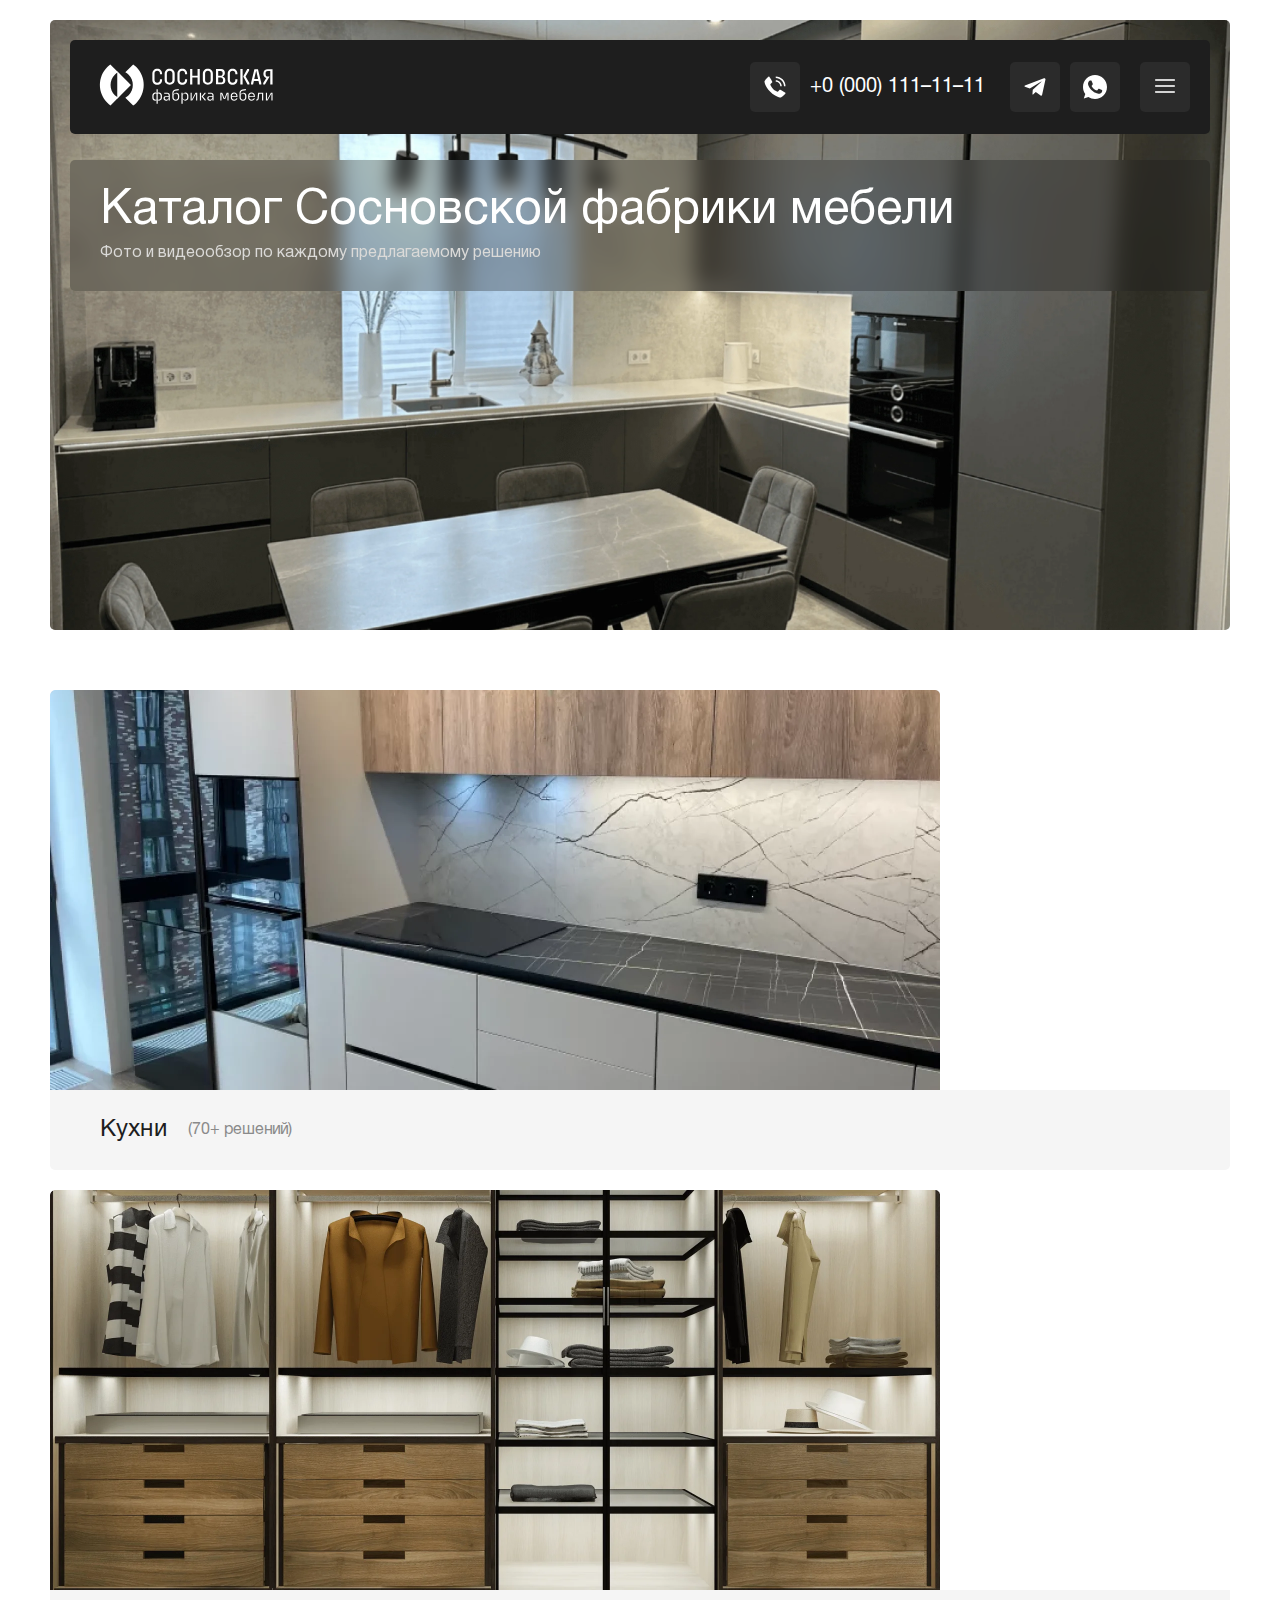
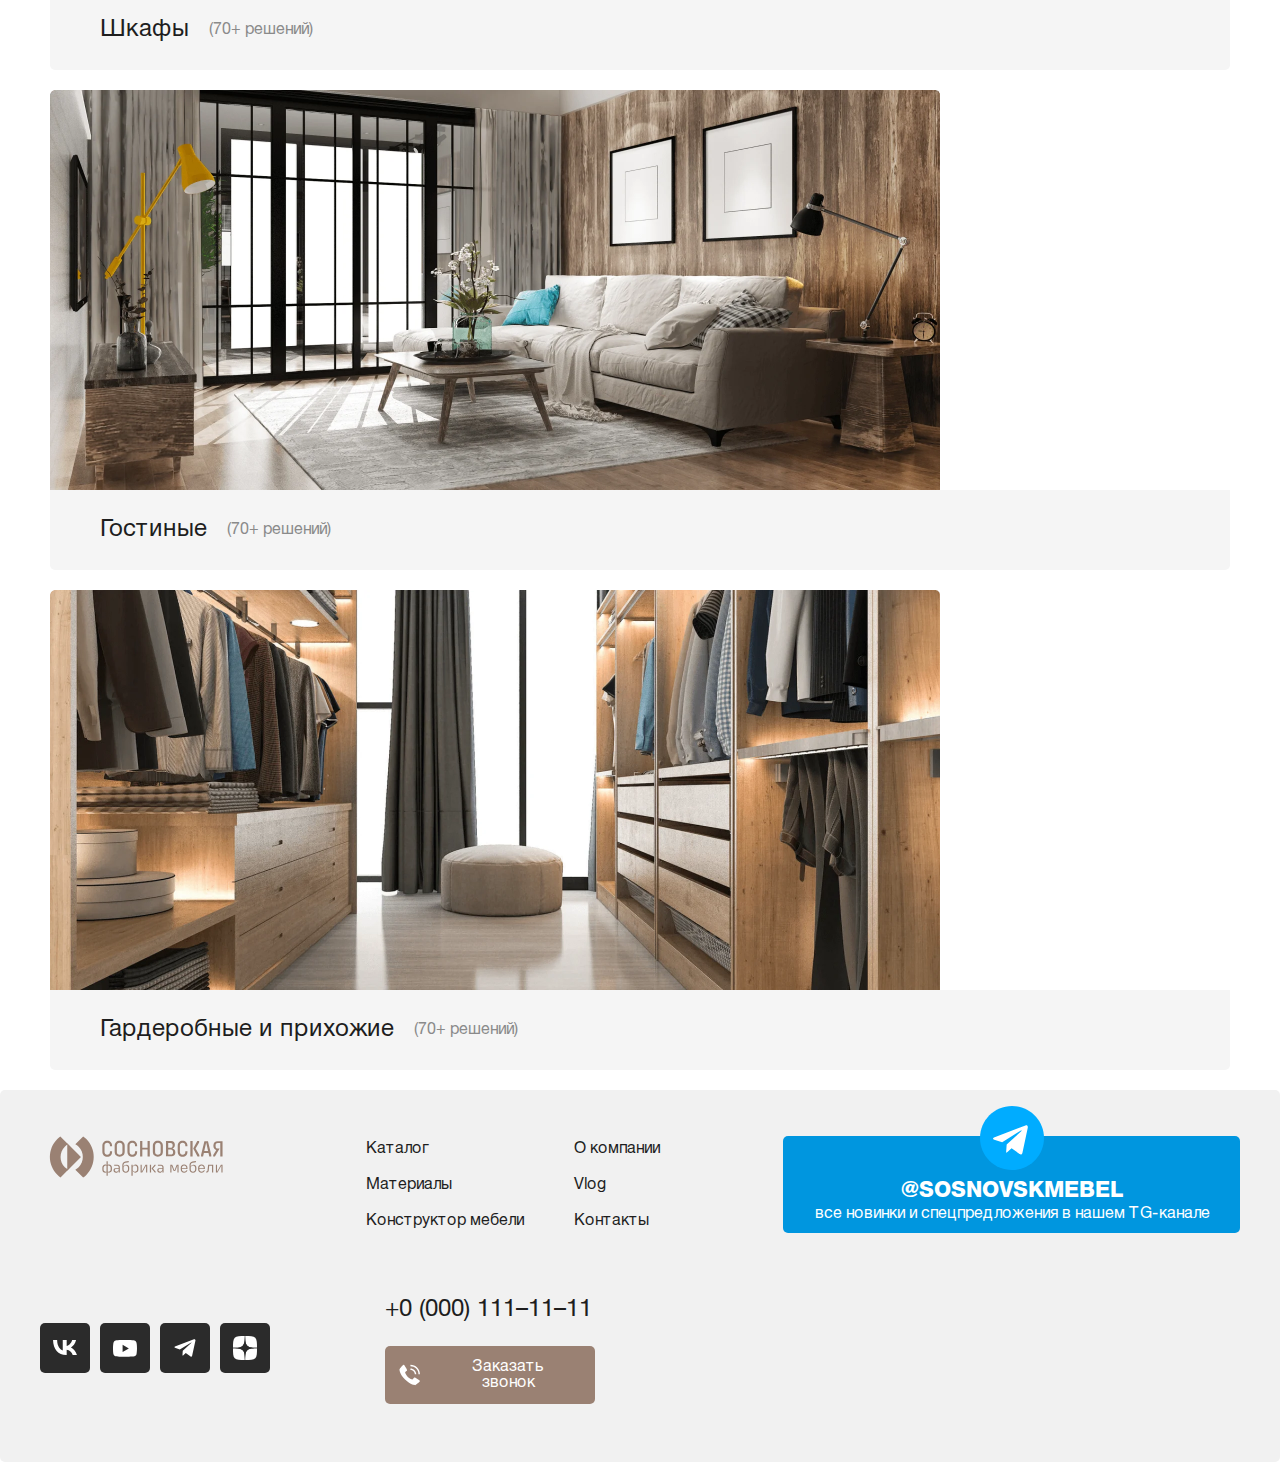
<file: catalog.html>
<!DOCTYPE html>
<html lang="ru">
<head>
    <head>
        <meta charset="UTF-8">
        <meta name="viewport" content="width=device-width, initial-scale=1.0">

        <link rel="shortcut icon" href="favicon.ico" type="image/x-icon">
    
        <link rel="stylesheet" href="css/style.css">
    
        <title>Каталог</title>
    </head>
</head>
<body>
    <header class="header">
        <div class="container">
            <a href="index.html" class="logo">
                <svg width="195" height="60" viewBox="0 0 195 60" fill="none" xmlns="http://www.w3.org/2000/svg">
                    <path d="M27.2427 43.6449L40.9112 29.9764L27.2427 16.3551V43.6449Z" fill="white"/>
                    <path d="M24.7918 40.2985C19.183 34.6897 19.183 25.3574 24.7918 19.7486C25.7344 18.806 26.8656 17.8633 28.1382 17.2977L20.3142 9.42655C19.183 10.1807 18.2403 11.1233 17.3448 12.066C7.44692 21.9639 7.44692 37.8947 17.3448 47.7926C18.2875 48.7353 19.4186 49.6779 20.5027 50.432L28.3739 42.5609C27.0541 41.9482 25.923 41.194 24.7918 40.2985Z" fill="white"/>
                    <path d="M46.3313 12.066C45.3887 11.1233 44.2575 10.1807 43.1734 9.42655L35.3022 17.2977C36.4334 17.8633 37.5646 18.806 38.6487 19.7486C44.2575 25.3574 44.2575 34.6897 38.6487 40.2985C37.706 41.2412 36.5748 42.1838 35.3022 42.7494L43.1734 50.6206C44.3046 49.8665 45.2473 48.9238 46.3313 47.9811C56.2292 38.0361 56.2292 21.9639 46.3313 12.066Z" fill="white"/>
                    <path d="M177.691 15.978C177.078 15.978 176.559 16.1665 176.182 16.5436C175.805 16.9207 175.617 17.392 175.617 18.0047V19.4187C175.617 20.0314 175.805 20.5499 176.182 20.9269C176.559 21.304 177.078 21.4925 177.691 21.4925H179.623L174.91 29.5051H173.213V28.0911L176.371 23.0479C175.428 22.8123 174.721 22.3409 174.203 21.5868C173.684 20.8798 173.401 19.9843 173.401 18.9474V18.4289C173.401 17.1563 173.778 16.1194 174.58 15.3181C175.381 14.5169 176.418 14.1398 177.691 14.1398H182.545V29.5051H180.283V15.978H177.691Z" fill="white"/>
                    <path d="M164.257 24.0377H168.075L166.19 15.5067L164.257 24.0377ZM161.052 29.5051V28.0911L164.399 14.1398H167.981L171.28 28.0911V29.5051H169.3L168.499 25.923H163.88L163.079 29.5051H161.052Z" fill="white"/>
                    <path d="M153.229 21.5868L157.282 14.0927H159.12V15.5067L155.585 21.5397L159.356 28.044V29.458H157.518L153.229 21.5868ZM150.354 29.5051V14.0927H152.616V29.458H150.354V29.5051Z" fill="white"/>
                    <path d="M147.431 24.3205V24.9804C147.431 26.4415 147.007 27.5727 146.111 28.4682C145.216 29.3637 144.085 29.7879 142.623 29.7879C141.115 29.7879 139.937 29.3637 139.041 28.4211C138.146 27.5255 137.722 26.3472 137.722 24.839V18.7588C137.722 17.2977 138.146 16.1194 139.041 15.1767C139.937 14.2812 141.115 13.8099 142.623 13.8099C144.085 13.8099 145.216 14.2812 146.111 15.1296C147.007 16.0251 147.431 17.1563 147.431 18.6174V19.2773H145.31V18.476C145.31 17.6748 145.027 17.0149 144.556 16.5436C144.037 16.0723 143.378 15.7895 142.576 15.7895C141.775 15.7895 141.115 16.0723 140.597 16.5436C140.125 17.0149 139.89 17.6748 139.89 18.476V25.1218C139.89 25.923 140.125 26.5829 140.597 27.1013C141.068 27.6198 141.728 27.8083 142.576 27.8083C143.378 27.8083 144.037 27.5727 144.556 27.1013C145.027 26.63 145.31 25.9701 145.31 25.1218V24.3205H147.431Z" fill="white"/>
                    <path d="M130.935 22.6237H128.201V27.6198H130.935C131.548 27.6198 132.066 27.4313 132.443 27.0542C132.82 26.6771 133.056 26.1587 133.056 25.4988V24.6976C133.056 24.0848 132.867 23.5664 132.443 23.1893C132.066 22.8123 131.548 22.6237 130.935 22.6237ZM130.558 15.978H128.201V20.7384H130.558C131.17 20.7384 131.689 20.5499 132.066 20.1728C132.443 19.7958 132.632 19.2773 132.632 18.6174V18.0518C132.632 17.4391 132.443 16.9207 132.066 16.5436C131.689 16.1665 131.218 15.978 130.558 15.978ZM125.986 29.5051V14.0927H131.218C132.302 14.0927 133.197 14.4226 133.857 15.0825C134.517 15.7423 134.847 16.6379 134.847 17.7219V18.099C134.847 18.9945 134.611 19.7486 134.187 20.3614C133.763 20.9741 133.15 21.3983 132.396 21.5868C133.291 21.7753 133.998 22.1524 134.517 22.8123C135.035 23.4721 135.318 24.2734 135.318 25.216V25.6874C135.318 26.8185 134.988 27.7141 134.281 28.3739C133.621 29.0338 132.679 29.3637 131.595 29.3637H125.986V29.5051Z" fill="white"/>
                    <path d="M115.098 24.9804C115.098 25.8288 115.333 26.4886 115.852 27.0071C116.37 27.5255 117.03 27.7612 117.879 27.7612C118.727 27.7612 119.387 27.5255 119.905 27.0071C120.424 26.4886 120.659 25.8288 120.659 24.9804V18.5703C120.659 17.7219 120.377 17.0621 119.905 16.5436C119.387 16.0251 118.68 15.7895 117.879 15.7895C117.077 15.7895 116.37 16.0723 115.852 16.5436C115.333 17.0621 115.098 17.7219 115.098 18.5703V24.9804ZM112.835 18.8531C112.835 17.3449 113.307 16.1194 114.202 15.2239C115.145 14.2812 116.323 13.8099 117.832 13.8099C119.34 13.8099 120.565 14.2812 121.508 15.2239C122.451 16.1665 122.875 17.392 122.875 18.8531V24.6976C122.875 26.2058 122.403 27.4313 121.508 28.3739C120.565 29.3166 119.34 29.7408 117.832 29.7408C116.323 29.7408 115.098 29.2694 114.202 28.3739C113.26 27.4313 112.835 26.2058 112.835 24.6976V18.8531Z" fill="white"/>
                    <path d="M100.11 29.5051V14.0927H102.325V20.7384H107.557V14.0927H109.772V29.5051H107.557V22.6237H102.325V29.5051H100.11Z" fill="white"/>
                    <path d="M97.1405 24.3205V24.9804C97.1405 26.4415 96.7163 27.5727 95.8208 28.4682C94.9253 29.3637 93.7941 29.7879 92.333 29.7879C90.8247 29.7879 89.6464 29.3637 88.7509 28.4211C87.8553 27.5255 87.4312 26.3472 87.4312 24.839V18.7588C87.4312 17.2977 87.8553 16.1194 88.7509 15.1767C89.6464 14.2812 90.8247 13.8099 92.333 13.8099C93.7941 13.8099 94.9253 14.2812 95.8208 15.1296C96.7163 16.0251 97.1405 17.1563 97.1405 18.6174V19.2773H95.0195V18.476C95.0195 17.6748 94.7367 17.0149 94.2654 16.5436C93.7469 16.0723 93.0871 15.7895 92.2858 15.7895C91.4846 15.7895 90.8247 16.0723 90.3063 16.5436C89.8349 17.0149 89.5993 17.6748 89.5993 18.476V25.1218C89.5993 25.923 89.8349 26.5829 90.3063 27.1013C90.7776 27.6198 91.4374 27.8083 92.2858 27.8083C93.0871 27.8083 93.7469 27.5727 94.2654 27.1013C94.7367 26.63 95.0195 25.9701 95.0195 25.1218V24.3205H97.1405Z" fill="white"/>
                    <path d="M76.8734 24.9804C76.8734 25.8288 77.1091 26.4886 77.6276 27.0071C78.146 27.5255 78.8059 27.7612 79.6543 27.7612C80.5027 27.7612 81.1625 27.5255 81.681 27.0071C82.1994 26.4886 82.4351 25.8288 82.4351 24.9804V18.5703C82.4351 17.7219 82.1523 17.0621 81.681 16.5436C81.1625 16.0251 80.4555 15.7895 79.6543 15.7895C78.853 15.7895 78.146 16.0723 77.6276 16.5436C77.1091 17.0621 76.8734 17.7219 76.8734 18.5703V24.9804ZM74.6582 18.8531C74.6582 17.3449 75.1295 16.1194 76.0251 15.2239C76.9677 14.2812 78.146 13.8099 79.6543 13.8099C81.1625 13.8099 82.388 14.2812 83.3306 15.2239C84.2733 16.1665 84.6975 17.392 84.6975 18.8531V24.6976C84.6975 26.2058 84.2262 27.4313 83.3306 28.3739C82.388 29.3166 81.1625 29.7408 79.6543 29.7408C78.146 29.7408 76.9206 29.2694 76.0251 28.3739C75.0824 27.4313 74.6582 26.2058 74.6582 24.6976V18.8531Z" fill="white"/>
                    <path d="M72.0658 24.3205V24.9804C72.0658 26.4415 71.6416 27.5727 70.7461 28.4682C69.8506 29.3637 68.7194 29.7879 67.2582 29.7879C65.75 29.7879 64.5717 29.3637 63.6762 28.4211C62.7806 27.5255 62.3564 26.3472 62.3564 24.839V18.7588C62.3564 17.2977 62.7806 16.1194 63.6762 15.1767C64.5717 14.2812 65.75 13.8099 67.2582 13.8099C68.7194 13.8099 69.8506 14.2812 70.7461 15.1296C71.6416 16.0251 72.0658 17.1563 72.0658 18.6174V19.2773H69.9448V18.476C69.9448 17.6748 69.662 17.0149 69.1907 16.5436C68.6722 16.0723 68.0124 15.7895 67.2111 15.7895C66.4099 15.7895 65.75 16.0723 65.2315 16.5436C64.7602 17.0149 64.5245 17.6748 64.5245 18.476V25.1218C64.5245 25.923 64.7602 26.5829 65.2315 27.1013C65.7029 27.5727 66.3627 27.8083 67.2111 27.8083C68.0124 27.8083 68.6722 27.5727 69.1907 27.1013C69.662 26.63 69.9448 25.9701 69.9448 25.1218V24.3205H72.0658Z" fill="white"/>
                    <path d="M177.031 37.7062V44.8704L180.895 37.7062H182.545V45.5774H181.414V38.4603L177.549 45.5774H175.899V37.7062H177.031Z" fill="white"/>
                    <path d="M166.425 45.6245H166.143V44.5405H166.378C166.661 44.5405 166.944 44.4462 167.132 44.2577C167.321 44.0691 167.462 43.8335 167.509 43.5035L168.122 37.6591H173.212V45.5302H172.034V38.7431H169.206L168.688 43.6449C168.641 44.2577 168.405 44.729 167.981 45.106C167.557 45.4831 167.038 45.6245 166.425 45.6245Z" fill="white"/>
                    <path d="M163.739 41.1469V40.817C163.739 40.1571 163.551 39.6386 163.126 39.2144C162.702 38.8374 162.184 38.6017 161.524 38.6017C160.864 38.6017 160.298 38.7903 159.921 39.2144C159.497 39.6386 159.309 40.1571 159.309 40.817V41.1469H163.739ZM164.823 43.1265C164.635 43.9277 164.258 44.5405 163.692 45.0118C163.126 45.4831 162.372 45.7188 161.524 45.7188C160.487 45.7188 159.686 45.436 159.073 44.7761C158.46 44.1634 158.13 43.3621 158.13 42.3252V41.0055C158.13 40.0157 158.413 39.1673 159.026 38.5546C159.639 37.9419 160.44 37.6119 161.477 37.6119C162.467 37.6119 163.315 37.9419 163.928 38.5546C164.54 39.1673 164.87 40.0157 164.87 41.0055V42.0424H159.356V42.4666C159.356 43.1265 159.544 43.6449 159.969 44.0691C160.393 44.4933 160.911 44.6819 161.618 44.6819C162.137 44.6819 162.608 44.5405 162.985 44.2577C163.362 43.9749 163.598 43.5978 163.739 43.1265H164.823Z" fill="white"/>
                    <path d="M150.73 40.8641V42.3723C150.73 43.0322 150.919 43.5978 151.343 44.022C151.767 44.4462 152.286 44.6347 152.946 44.6347C153.605 44.6347 154.171 44.4462 154.548 44.022C154.972 43.5978 155.161 43.0793 155.161 42.3723V40.8641C155.161 40.2042 154.925 39.6386 154.548 39.2145C154.124 38.7903 153.605 38.6017 152.946 38.6017C152.286 38.6017 151.72 38.8374 151.343 39.2145C150.919 39.6386 150.73 40.2042 150.73 40.8641ZM155.915 35.2082L152.616 35.6795C152.05 35.7738 151.579 36.0094 151.202 36.4336C150.825 36.8578 150.683 37.3291 150.683 37.9419V39.78C150.872 39.1202 151.202 38.6489 151.72 38.2718C152.239 37.8947 152.804 37.7062 153.511 37.7062C154.36 37.7062 155.019 37.989 155.585 38.5075C156.103 39.0259 156.386 39.7329 156.386 40.6284V42.3723C156.386 43.4093 156.056 44.2105 155.444 44.8232C154.831 45.436 153.982 45.7659 152.993 45.7659C151.956 45.7659 151.107 45.436 150.448 44.8232C149.788 44.2105 149.505 43.3621 149.505 42.3252V37.989C149.505 37.0935 149.788 36.3394 150.306 35.7266C150.825 35.1139 151.579 34.7368 152.427 34.5954L155.915 34.1241V35.2082Z" fill="white"/>
                    <path d="M146.347 41.1469V40.817C146.347 40.1571 146.159 39.6386 145.734 39.2144C145.31 38.8374 144.792 38.6017 144.132 38.6017C143.472 38.6017 142.906 38.7903 142.529 39.2144C142.105 39.6386 141.917 40.1571 141.917 40.817V41.1469H146.347ZM147.431 43.1265C147.243 43.9277 146.866 44.5405 146.3 45.0118C145.734 45.4831 144.98 45.7188 144.132 45.7188C143.095 45.7188 142.294 45.436 141.681 44.7761C141.068 44.1634 140.738 43.3621 140.738 42.3252V41.0055C140.738 40.0157 141.021 39.1673 141.634 38.5546C142.247 37.9419 143.048 37.6119 144.085 37.6119C145.122 37.6119 145.923 37.9419 146.536 38.5546C147.148 39.1673 147.478 40.0157 147.478 41.0055V42.0424H141.964V42.4666C141.964 43.1265 142.152 43.6449 142.576 44.0691C143.001 44.4933 143.519 44.6819 144.226 44.6819C144.745 44.6819 145.216 44.5405 145.593 44.2577C145.97 43.9749 146.206 43.5978 146.347 43.1265H147.431Z" fill="white"/>
                    <path d="M138.57 37.7062V45.5774H137.439V38.4132L135.224 44.1163H133.668L131.453 38.4132V45.5774H130.322V37.7062H132.207L134.469 43.5507L136.685 37.7062H138.57Z" fill="white"/>
                    <path d="M122.356 41.8539H120.188C119.67 41.8539 119.246 41.9953 118.916 42.231C118.586 42.4666 118.444 42.8437 118.444 43.2207C118.444 43.6449 118.586 44.022 118.916 44.2577C119.246 44.5405 119.67 44.6347 120.235 44.6347C120.848 44.6347 121.32 44.4462 121.697 44.1163C122.074 43.7392 122.309 43.2679 122.356 42.6551V41.8539ZM123.582 40.2042V45.5774H122.404V43.6449C122.215 44.2577 121.885 44.7761 121.414 45.1532C120.942 45.5302 120.377 45.6716 119.717 45.6716C118.963 45.6716 118.397 45.4831 117.926 45.0589C117.455 44.6347 117.266 44.0691 117.266 43.3621C117.266 42.6551 117.502 42.0424 118.02 41.6182C118.539 41.194 119.199 40.9584 120 40.9584H122.404V40.2514C122.404 39.8272 122.262 39.4501 121.979 39.1673C121.697 38.8845 121.32 38.7431 120.895 38.7431H117.926V37.7062H121.084C121.838 37.7062 122.451 37.9419 122.875 38.4132C123.346 38.8845 123.582 39.4501 123.582 40.2042Z" fill="white"/>
                    <path d="M111.563 41.4768L114.627 37.7062H115.569V38.4603L112.93 41.4768L115.711 44.8233V45.5774H114.768L111.563 41.4768ZM109.866 45.5774V37.7062H111.092V45.5774H109.866Z" fill="white"/>
                    <path d="M101.712 37.7062V44.8704L105.53 37.7062H107.227V45.5774H106.096V38.4603L102.231 45.5774H100.581V37.7062H101.712Z" fill="white"/>
                    <path d="M92.663 42.4666C92.663 43.1736 92.8515 43.6921 93.2757 44.1163C93.6999 44.5405 94.2183 44.729 94.8782 44.729C95.5381 44.729 96.1036 44.5405 96.5278 44.1163C96.952 43.6921 97.1406 43.1736 97.1406 42.4666V40.8641C97.1406 40.2042 96.952 39.6386 96.5278 39.2144C96.1036 38.7903 95.5852 38.6017 94.8782 38.6017C94.2183 38.6017 93.6527 38.8374 93.2757 39.2144C92.8515 39.6386 92.663 40.1571 92.663 40.8641V42.4666ZM91.4375 48.7353V37.7062H92.663V39.6858C92.8515 39.0259 93.1814 38.5546 93.6999 38.1775C94.2183 37.8005 94.7839 37.6119 95.4909 37.6119C96.3393 37.6119 96.9992 37.8947 97.5648 38.4132C98.0832 38.9317 98.366 39.6386 98.366 40.5342V42.7494C98.366 43.6449 98.0832 44.3519 97.5648 44.8704C97.0463 45.3888 96.3393 45.6716 95.4909 45.6716C94.7839 45.6716 94.1712 45.4831 93.6999 45.106C93.1814 44.729 92.8515 44.2105 92.663 43.5507V48.6881H91.4375V48.7353Z" fill="white"/>
                    <path d="M83.5663 40.8641V42.3723C83.5663 43.0322 83.7548 43.5978 84.179 44.022C84.6032 44.4462 85.1217 44.6347 85.7815 44.6347C86.4414 44.6347 87.007 44.4462 87.384 44.022C87.8082 43.5978 87.9968 43.0793 87.9968 42.3723V40.8641C87.9968 40.2042 87.7611 39.6386 87.384 39.2145C86.9598 38.7903 86.4414 38.6017 85.7815 38.6017C85.1217 38.6017 84.5561 38.8374 84.179 39.2145C83.7548 39.6386 83.5663 40.2042 83.5663 40.8641ZM88.7509 35.2082L85.4516 35.6795C84.886 35.7738 84.4147 36.0094 84.0376 36.4336C83.6605 36.8578 83.5191 37.3291 83.5191 37.9419V39.78C83.7077 39.1202 84.0376 38.6489 84.5561 38.2718C85.0745 37.8947 85.6401 37.7062 86.3471 37.7062C87.1955 37.7062 87.8554 37.989 88.421 38.5075C88.9394 39.0259 89.2222 39.7329 89.2222 40.6284V42.3723C89.2222 43.4093 88.8923 44.2105 88.2796 44.8232C87.6668 45.436 86.8184 45.7659 85.8286 45.7659C84.7917 45.7659 83.9433 45.436 83.2835 44.8232C82.6236 44.2105 82.3408 43.3621 82.3408 42.3252V37.989C82.3408 37.0935 82.6236 36.3394 83.1421 35.7266C83.6605 35.1139 84.4147 34.7368 85.263 34.5954L88.7509 34.1241V35.2082Z" fill="white"/>
                    <path d="M78.6643 41.8539H76.4962C75.9778 41.8539 75.5536 41.9953 75.2236 42.231C74.8937 42.4666 74.7523 42.8437 74.7523 43.2207C74.7523 43.6449 74.8937 44.022 75.2236 44.2577C75.5536 44.5405 75.9778 44.6347 76.5433 44.6347C77.1561 44.6347 77.6274 44.4462 78.0045 44.1163C78.3815 43.7392 78.6172 43.2679 78.6643 42.6551V41.8539ZM79.8426 40.2042V45.5774H78.6643V43.6449C78.4758 44.2577 78.1459 44.7761 77.6745 45.1532C77.2032 45.5302 76.6376 45.6716 75.9778 45.6716C75.2236 45.6716 74.658 45.4831 74.1867 45.0589C73.7154 44.6347 73.5269 44.0691 73.5269 43.3621C73.5269 42.6551 73.7625 42.0424 74.281 41.6182C74.7994 41.194 75.4593 40.9584 76.2606 40.9584H78.6643V40.2514C78.6643 39.8272 78.5229 39.4501 78.2401 39.1673C77.9573 38.8845 77.5803 38.7431 77.1561 38.7431H74.1867V37.7062H77.3446C78.0987 37.7062 78.7115 37.9419 79.1357 38.4132C79.607 38.8845 79.8426 39.4501 79.8426 40.2042Z" fill="white"/>
                    <path d="M63.5819 42.4666C63.5819 43.1736 63.7704 43.6921 64.1946 44.1163C64.6188 44.5405 65.1373 44.729 65.7971 44.729C66.0328 44.729 66.2685 44.6819 66.5041 44.6347V38.696C66.2685 38.6489 66.0328 38.6017 65.7971 38.6017C65.1373 38.6017 64.5717 38.8374 64.1946 39.2145C63.7704 39.6386 63.5819 40.1571 63.5819 40.8641V42.4666ZM67.7296 44.6347C67.9652 44.6819 68.2009 44.729 68.4366 44.729C69.0964 44.729 69.662 44.5405 70.0391 44.1163C70.4633 43.6921 70.6518 43.1736 70.6518 42.4666V40.8641C70.6518 40.2042 70.4633 39.6386 70.0391 39.2145C69.6149 38.7903 69.0964 38.6017 68.4366 38.6017C68.2009 38.6017 67.9181 38.6489 67.7296 38.696V44.6347ZM65.2315 45.7188C64.3831 45.7188 63.6762 45.436 63.1577 44.9175C62.6392 44.3991 62.3564 43.6921 62.3564 42.7965V40.5342C62.3564 39.6387 62.5921 38.9317 63.1577 38.4132C63.6762 37.8947 64.3831 37.6119 65.2315 37.6119C65.7029 37.6119 66.1271 37.7062 66.5513 37.9419V34.2184H67.7296V37.9419C68.1066 37.7533 68.5308 37.6119 69.0493 37.6119C69.8977 37.6119 70.6047 37.8947 71.1231 38.4132C71.6416 38.9317 71.9244 39.6387 71.9244 40.5342V42.7494C71.9244 43.6449 71.6416 44.3519 71.1231 44.8704C70.6047 45.3888 69.8977 45.6716 69.0493 45.6716C68.578 45.6716 68.1066 45.5774 67.7296 45.3417V48.6881H66.5513V45.3417C66.1742 45.6245 65.7029 45.7188 65.2315 45.7188Z" fill="white"/>
                </svg>                    
            </a>
            <nav class="header__nav">
                <a href="catalog.html" class="nav__link text-secondary">Каталог</a>
                <a href="materials.html" class="nav__link text-secondary">Материалы</a>
                <a href="#" class="nav__link text-secondary">Конструктор мебели</a>
                <a href="about.html" class="nav__link text-secondary">О компании</a>
            </nav>
            <div class="header__buttons">
                <div class="button-wrapper">
                    <div class="social-button" data-modal="feedback-modal">
                        <svg width="24" height="24" viewBox="0 0 24 24" fill="none" xmlns="http://www.w3.org/2000/svg">
                            <path d="M22.0448 17.52C21.3892 16.9703 17.5448 14.5358 16.9058 14.6475C16.6058 14.7008 16.3763 14.9565 15.762 15.6893C15.4779 16.0499 15.166 16.3877 14.829 16.6995C14.2116 16.5504 13.614 16.3288 13.0485 16.0395C10.831 14.9599 9.03947 13.1679 7.9605 10.95C7.67118 10.3846 7.44964 9.78691 7.3005 9.1695C7.6123 8.83252 7.95009 8.52056 8.31075 8.2365C9.04275 7.62225 9.29925 7.39425 9.3525 7.09275C9.46425 6.45225 7.0275 2.60925 6.48 1.95375C6.2505 1.68225 6.042 1.5 5.775 1.5C5.001 1.5 1.5 5.829 1.5 6.39C1.5 6.43575 1.575 10.9425 7.26675 16.7333C13.0575 22.425 17.5642 22.5 17.61 22.5C18.171 22.5 22.5 18.999 22.5 18.225C22.5 17.958 22.3177 17.7495 22.0448 17.52ZM17.25 11.25H18.75C18.7482 9.65925 18.1155 8.13416 16.9907 7.00933C15.8658 5.8845 14.3408 5.25179 12.75 5.25V6.75C13.9431 6.75119 15.087 7.22568 15.9307 8.06933C16.7743 8.91299 17.2488 10.0569 17.25 11.25Z" fill="white"/>
                            <path d="M21 11.25H22.5C22.497 8.66505 21.4688 6.18683 19.641 4.359C17.8132 2.53116 15.3349 1.50298 12.75 1.5V3C14.9372 3.00258 17.0342 3.8726 18.5808 5.41922C20.1274 6.96584 20.9974 9.06276 21 11.25Z" fill="white"/>
                        </svg>                            
                    </div>
                    <a href="tel:+0(000)111–11–11" class="text-secondary">
                        +0 (000) 111–11–11
                    </a>
                </div>
                <div class="button-wrapper">
                    <a href="#" class="social-button">
                        <svg width="24" height="24" viewBox="0 0 24 24" fill="none" xmlns="http://www.w3.org/2000/svg">
                            <path d="M1.96269 11.874L6.79269 13.5142L18.2609 6.50325C18.4274 6.402 18.5977 6.62775 18.4544 6.75975L9.77244 14.751L9.44994 19.2247C9.44467 19.2997 9.46231 19.3745 9.50052 19.4391C9.53872 19.5038 9.59569 19.5554 9.66386 19.5869C9.73203 19.6185 9.80819 19.6286 9.88223 19.6159C9.95628 19.6032 10.0247 19.5682 10.0784 19.5157L12.7514 16.887L17.6384 20.586C18.1649 20.985 18.9277 20.7037 19.0694 20.0587L22.4722 4.60875C22.6664 3.7275 21.8024 2.9835 20.9602 3.306L1.93869 10.59C1.34169 10.8187 1.35819 11.6685 1.96269 11.874Z" fill="white"/>
                        </svg>                            
                    </a>
                    <a href="#" class="social-button">
                        <svg width="24" height="24" viewBox="0 0 24 24" fill="none" xmlns="http://www.w3.org/2000/svg">
                            <g clip-path="url(#clip0_55_200)">
                            <path d="M12.003 0H11.997C5.3805 0 0 5.382 0 12C0 14.625 0.846 17.058 2.2845 19.0335L0.789 23.4915L5.4015 22.017C7.299 23.274 9.5625 24 12.003 24C18.6195 24 24 18.6165 24 12C24 5.3835 18.6195 0 12.003 0ZM18.9855 16.9455C18.696 17.763 17.547 18.441 16.6305 18.639C16.0035 18.7725 15.1845 18.879 12.4275 17.736C8.901 16.275 6.63 12.6915 6.453 12.459C6.2835 12.2265 5.028 10.5615 5.028 8.8395C5.028 7.1175 5.9025 6.279 6.255 5.919C6.5445 5.6235 7.023 5.4885 7.482 5.4885C7.6305 5.4885 7.764 5.496 7.884 5.502C8.2365 5.517 8.4135 5.538 8.646 6.0945C8.9355 6.792 9.6405 8.514 9.7245 8.691C9.81 8.868 9.8955 9.108 9.7755 9.3405C9.663 9.5805 9.564 9.687 9.387 9.891C9.21 10.095 9.042 10.251 8.865 10.47C8.703 10.6605 8.52 10.8645 8.724 11.217C8.928 11.562 9.633 12.7125 10.671 13.6365C12.0105 14.829 13.0965 15.21 13.485 15.372C13.7745 15.492 14.1195 15.4635 14.331 15.2385C14.5995 14.949 14.931 14.469 15.2685 13.9965C15.5085 13.6575 15.8115 13.6155 16.1295 13.7355C16.4535 13.848 18.168 14.6955 18.5205 14.871C18.873 15.048 19.1055 15.132 19.191 15.2805C19.275 15.429 19.275 16.1265 18.9855 16.9455Z" fill="white"/>
                            </g>
                            <defs>
                            <clipPath id="clip0_55_200">
                            <rect width="24" height="24" fill="white"/>
                            </clipPath>
                            </defs>
                        </svg> 
                    </a>
                </div>
            </div>
            <div class="social-button burger-button">
                <svg width="26" height="16" viewBox="0 0 22 16" fill="none" xmlns="http://www.w3.org/2000/svg">
                    <path d="M1.99613 -0.00220196C1.7347 0.00352367 1.48591 0.111465 1.30305 0.298379C1.12018 0.485293 1.01778 0.736325 1.01778 0.997813C1.01778 1.2593 1.12018 1.51045 1.30305 1.69736C1.48591 1.88428 1.7347 1.9921 1.99613 1.99783H20.002C20.1352 2.00075 20.2676 1.97711 20.3914 1.92816C20.5153 1.87922 20.6282 1.80597 20.7234 1.71282C20.8186 1.61967 20.8942 1.50849 20.9459 1.38571C20.9975 1.26293 21.0241 1.13101 21.0241 0.997813C21.0241 0.864616 20.9975 0.732811 20.9459 0.610034C20.8942 0.487256 20.8186 0.375956 20.7234 0.282808C20.6282 0.18966 20.5153 0.116525 20.3914 0.06758C20.2676 0.0186353 20.1352 -0.00511849 20.002 -0.00220196H1.99613ZM1.99613 5.99777C1.73065 5.99777 1.47604 6.10325 1.28832 6.29097C1.1006 6.4787 0.995137 6.73335 0.995137 6.99883C0.995137 7.26431 1.1006 7.51896 1.28832 7.70668C1.47604 7.8944 1.73065 7.99977 1.99613 7.99977H20.002C20.2675 7.99977 20.5221 7.8944 20.7098 7.70668C20.8975 7.51896 21.003 7.26431 21.003 6.99883C21.003 6.73335 20.8975 6.4787 20.7098 6.29097C20.5221 6.10325 20.2675 5.99777 20.002 5.99777H1.99613ZM1.90042 11.9998C1.63562 12.0134 1.387 12.1314 1.20902 12.328C1.03104 12.5245 0.93822 12.7835 0.950882 13.0484C0.963543 13.3133 1.08066 13.5624 1.27657 13.741C1.47248 13.9197 1.73123 14.0134 1.99613 14.0017H20.002C20.2668 14.0008 20.5205 13.895 20.7075 13.7074C20.8944 13.5197 20.9994 13.2656 20.9994 13.0008C20.9994 12.7359 20.8944 12.4819 20.7075 12.2943C20.5205 12.1067 20.2668 12.0008 20.002 11.9998H1.99613C1.96424 11.9983 1.93231 11.9983 1.90042 11.9998Z" fill="#D3D3D3"/>
                </svg>    
                <svg width="20" height="20" viewBox="0 0 20 20" fill="none" xmlns="http://www.w3.org/2000/svg">
                    <path d="M1.98831 0.98997C1.78889 0.989996 1.59403 1.04965 1.42876 1.16125C1.26349 1.27286 1.13536 1.43131 1.06082 1.61628C0.986287 1.80125 0.968754 2.00432 1.01047 2.19933C1.05219 2.39434 1.15126 2.57236 1.29495 2.71064L8.58402 9.99968L1.29495 17.2888C1.19875 17.3807 1.12184 17.4909 1.06873 17.6128C1.01563 17.7348 0.987391 17.8661 0.985679 17.9991C0.983966 18.1321 1.00881 18.2642 1.05876 18.3875C1.10871 18.5108 1.18276 18.6229 1.27657 18.7172C1.37038 18.8116 1.48207 18.8862 1.60509 18.9368C1.72812 18.9875 1.86001 19.0131 1.99304 19.0122C2.12608 19.0112 2.25758 18.9836 2.37985 18.9312C2.50212 18.8788 2.6127 18.8024 2.70511 18.7067L10 11.4157L17.291 18.7067C17.3841 18.8001 17.4946 18.8741 17.6164 18.9247C17.7381 18.9753 17.8686 19.0014 18.0004 19.0015C18.1322 19.0017 18.2627 18.9758 18.3845 18.9254C18.5063 18.875 18.617 18.8011 18.7102 18.7079C18.8034 18.6147 18.8773 18.5041 18.9277 18.3823C18.978 18.2605 19.0039 18.1299 19.0038 17.9981C19.0037 17.8663 18.9776 17.7358 18.927 17.6141C18.8765 17.4924 18.8024 17.3819 18.709 17.2888L11.416 9.99968L18.709 2.71064C18.8552 2.57021 18.9553 2.38872 18.996 2.1901C19.0367 1.99149 19.0161 1.78513 18.9369 1.59851C18.8576 1.4119 18.7236 1.25379 18.5524 1.1451C18.3813 1.03642 18.1811 0.982324 17.9785 0.98997C17.7188 0.997712 17.4722 1.10633 17.291 1.29274L10 8.58374L2.70511 1.29274C2.61192 1.19695 2.50048 1.12075 2.37736 1.06875C2.25425 1.01675 2.12196 0.989978 1.98831 0.98997Z" fill="#D3D3D3"/>
                </svg>                           
            </div>
        </div>
    </header>
    <main class="main">
        <section class="main-section main-section--contacts">
            <div class="container">
                <div class="main-content">
                    <div class="title-wrapper title-wrapper--opacity">
                        <h1 class="title title--large">Каталог Сосновской фабрики мебели</h1>
                        <p class="text-primary">Фото и видеообзор по каждому предлагаемому решению</p>
                    </div>
                    <div class="main-content-bg">
                        <img src="images/main-content-img6.webp" alt="Картинка" class="main-content__img" width="1880" height="980">
                    </div>
                </div>
            </div>
        </section>
        <section class="catalog-section">
            <div class="container container--small">
                <div class="grid-wrapper grid-wrapper--two-columns">
                    <a href="#" class="grid-item grid-item-example-style">
                        <div class="item-example__img-wrapper">
                            <img src="images/item-example1.webp" alt="Пример" width="890" height="400">
                        </div>
                        <div class="item-example__title">
                            <h3 class="subtitle">Кухни</h3>
                            <span class="text-primary">(70+ решений)</span>
                        </div>
                    </a>
                    <a href="#" class="grid-item grid-item-example-style">
                        <div class="item-example__img-wrapper">
                            <img src="images/item-example2.webp" alt="Пример" width="890 400">
                        </div>
                        <div class="item-example__title">
                            <h3 class="subtitle">Шкафы</h3>
                            <span class="text-primary">(70+ решений)</span>
                        </div>
                    </a>
                    <a href="#" class="grid-item grid-item-example-style">
                        <div class="item-example__img-wrapper">
                            <img src="images/item-example3.webp" alt="Пример" width="890" >
                        </div>
                        <div class="item-example__title">
                            <h3 class="subtitle">Гостиные</h3>
                            <span class="text-primary">(70+ решений)</span>
                        </div>
                    </a>
                    <a href="#" class="grid-item grid-item-example-style">
                        <div class="item-example__img-wrapper">
                            <img src="images/item-example4.webp" alt="Пример" width="890" height="400">
                        </div>
                        <div class="item-example__title">
                            <h3 class="subtitle">Гардеробные и прихожие</h3>
                            <span class="text-primary">(70+ решений)</span>
                        </div>
                    </a>
                </div>
            </div>
        </section>
    </main>
    <footer class="footer">
        <div class="container">
            <div class="footer__nav-wrapper">
                <a href="index.html" class="logo">
                    <svg width="195" height="60" viewBox="0 0 195 60" fill="none" xmlns="http://www.w3.org/2000/svg">
                        <path d="M27.2427 43.6448L40.9112 29.9763L27.2427 16.355V43.6448Z" fill="#9A8173"/>
                        <path d="M24.7918 40.2987C19.183 34.6899 19.183 25.3576 24.7918 19.7488C25.7344 18.8062 26.8656 17.8635 28.1382 17.2979L20.3142 9.42676C19.183 10.1809 18.2403 11.1235 17.3448 12.0662C7.44692 21.9641 7.44692 37.8949 17.3448 47.7928C18.2875 48.7355 19.4186 49.6781 20.5027 50.4323L28.3739 42.5611C27.0541 41.9484 25.923 41.1942 24.7918 40.2987Z" fill="#9A8173"/>
                        <path d="M46.3313 12.0662C45.3887 11.1235 44.2575 10.1809 43.1734 9.42676L35.3022 17.2979C36.4334 17.8635 37.5646 18.8062 38.6487 19.7488C44.2575 25.3576 44.2575 34.6899 38.6487 40.2987C37.706 41.2414 36.5748 42.184 35.3022 42.7496L43.1734 50.6208C44.3046 49.8667 45.2473 48.924 46.3313 47.9814C56.2292 38.0363 56.2292 21.9641 46.3313 12.0662Z" fill="#9A8173"/>
                        <path d="M177.691 15.9783C177.078 15.9783 176.559 16.1668 176.182 16.5439C175.805 16.921 175.617 17.3923 175.617 18.005V19.419C175.617 20.0317 175.805 20.5502 176.182 20.9273C176.559 21.3043 177.078 21.4928 177.691 21.4928H179.623L174.91 29.5054H173.213V28.0914L176.371 23.0482C175.428 22.8126 174.721 22.3412 174.203 21.5871C173.684 20.8801 173.401 19.9846 173.401 18.9477V18.4292C173.401 17.1566 173.778 16.1197 174.58 15.3185C175.381 14.5172 176.418 14.1401 177.691 14.1401H182.545V29.5054H180.283V15.9783H177.691Z" fill="#9A8173"/>
                        <path d="M164.257 24.038H168.075L166.19 15.507L164.257 24.038ZM161.052 29.5054V28.0914L164.399 14.1401H167.981L171.28 28.0914V29.5054H169.3L168.499 25.9233H163.88L163.079 29.5054H161.052Z" fill="#9A8173"/>
                        <path d="M153.229 21.5869L157.282 14.0928H159.12V15.5068L155.585 21.5397L159.356 28.0441V29.4581H157.518L153.229 21.5869ZM150.354 29.5052V14.0928H152.616V29.4581H150.354V29.5052Z" fill="#9A8173"/>
                        <path d="M147.431 24.3207V24.9805C147.431 26.4416 147.007 27.5728 146.111 28.4683C145.216 29.3639 144.085 29.7881 142.623 29.7881C141.115 29.7881 139.937 29.3639 139.041 28.4212C138.146 27.5257 137.722 26.3474 137.722 24.8391V18.759C137.722 17.2979 138.146 16.1196 139.041 15.1769C139.937 14.2814 141.115 13.8101 142.623 13.8101C144.085 13.8101 145.216 14.2814 146.111 15.1298C147.007 16.0253 147.431 17.1565 147.431 18.6176V19.2775H145.31V18.4762C145.31 17.6749 145.027 17.0151 144.556 16.5438C144.037 16.0724 143.378 15.7896 142.576 15.7896C141.775 15.7896 141.115 16.0724 140.597 16.5438C140.125 17.0151 139.89 17.6749 139.89 18.4762V25.1219C139.89 25.9232 140.125 26.583 140.597 27.1015C141.068 27.62 141.728 27.8085 142.576 27.8085C143.378 27.8085 144.037 27.5728 144.556 27.1015C145.027 26.6302 145.31 25.9703 145.31 25.1219V24.3207H147.431Z" fill="#9A8173"/>
                        <path d="M130.935 22.6238H128.201V27.6199H130.935C131.548 27.6199 132.066 27.4313 132.443 27.0543C132.82 26.6772 133.056 26.1588 133.056 25.4989V24.6976C133.056 24.0849 132.867 23.5665 132.443 23.1894C132.066 22.8123 131.548 22.6238 130.935 22.6238ZM130.558 15.9781H128.201V20.7385H130.558C131.17 20.7385 131.689 20.55 132.066 20.1729C132.443 19.7958 132.632 19.2774 132.632 18.6175V18.0519C132.632 17.4392 132.443 16.9207 132.066 16.5437C131.689 16.1666 131.218 15.9781 130.558 15.9781ZM125.986 29.5052V14.0928H131.218C132.302 14.0928 133.197 14.4227 133.857 15.0826C134.517 15.7424 134.847 16.6379 134.847 17.722V18.0991C134.847 18.9946 134.611 19.7487 134.187 20.3614C133.763 20.9742 133.15 21.3984 132.396 21.5869C133.291 21.7754 133.998 22.1525 134.517 22.8123C135.035 23.4722 135.318 24.2734 135.318 25.2161V25.6874C135.318 26.8186 134.988 27.7141 134.281 28.374C133.621 29.0339 132.679 29.3638 131.595 29.3638H125.986V29.5052Z" fill="#9A8173"/>
                        <path d="M115.098 24.9805C115.098 25.8289 115.333 26.4888 115.852 27.0072C116.37 27.5257 117.03 27.7614 117.879 27.7614C118.727 27.7614 119.387 27.5257 119.905 27.0072C120.424 26.4888 120.659 25.8289 120.659 24.9805V18.5705C120.659 17.7221 120.377 17.0622 119.905 16.5438C119.387 16.0253 118.68 15.7896 117.879 15.7896C117.077 15.7896 116.37 16.0724 115.852 16.5438C115.333 17.0622 115.098 17.7221 115.098 18.5705V24.9805ZM112.835 18.8533C112.835 17.345 113.307 16.1196 114.202 15.224C115.145 14.2814 116.323 13.8101 117.832 13.8101C119.34 13.8101 120.565 14.2814 121.508 15.224C122.451 16.1667 122.875 17.3921 122.875 18.8533V24.6977C122.875 26.206 122.403 27.4314 121.508 28.3741C120.565 29.3167 119.34 29.7409 117.832 29.7409C116.323 29.7409 115.098 29.2696 114.202 28.3741C113.26 27.4314 112.835 26.206 112.835 24.6977V18.8533Z" fill="#9A8173"/>
                        <path d="M100.11 29.5052V14.0928H102.325V20.7385H107.557V14.0928H109.772V29.5052H107.557V22.6238H102.325V29.5052H100.11Z" fill="#9A8173"/>
                        <path d="M97.1405 24.3207V24.9805C97.1405 26.4416 96.7163 27.5728 95.8208 28.4683C94.9253 29.3639 93.7941 29.7881 92.333 29.7881C90.8247 29.7881 89.6464 29.3639 88.7509 28.4212C87.8553 27.5257 87.4312 26.3474 87.4312 24.8391V18.759C87.4312 17.2979 87.8553 16.1196 88.7509 15.1769C89.6464 14.2814 90.8247 13.8101 92.333 13.8101C93.7941 13.8101 94.9253 14.2814 95.8208 15.1298C96.7163 16.0253 97.1405 17.1565 97.1405 18.6176V19.2775H95.0195V18.4762C95.0195 17.6749 94.7367 17.0151 94.2654 16.5438C93.7469 16.0724 93.0871 15.7896 92.2858 15.7896C91.4846 15.7896 90.8247 16.0724 90.3063 16.5438C89.8349 17.0151 89.5993 17.6749 89.5993 18.4762V25.1219C89.5993 25.9232 89.8349 26.583 90.3063 27.1015C90.7776 27.62 91.4374 27.8085 92.2858 27.8085C93.0871 27.8085 93.7469 27.5728 94.2654 27.1015C94.7367 26.6302 95.0195 25.9703 95.0195 25.1219V24.3207H97.1405Z" fill="#9A8173"/>
                        <path d="M76.8734 24.9805C76.8734 25.8289 77.1091 26.4888 77.6276 27.0072C78.146 27.5257 78.8059 27.7614 79.6543 27.7614C80.5027 27.7614 81.1625 27.5257 81.681 27.0072C82.1994 26.4888 82.4351 25.8289 82.4351 24.9805V18.5705C82.4351 17.7221 82.1523 17.0622 81.681 16.5438C81.1625 16.0253 80.4555 15.7896 79.6543 15.7896C78.853 15.7896 78.146 16.0724 77.6276 16.5438C77.1091 17.0622 76.8734 17.7221 76.8734 18.5705V24.9805ZM74.6582 18.8533C74.6582 17.345 75.1295 16.1196 76.0251 15.224C76.9677 14.2814 78.146 13.8101 79.6543 13.8101C81.1625 13.8101 82.388 14.2814 83.3306 15.224C84.2733 16.1667 84.6975 17.3921 84.6975 18.8533V24.6977C84.6975 26.206 84.2262 27.4314 83.3306 28.3741C82.388 29.3167 81.1625 29.7409 79.6543 29.7409C78.146 29.7409 76.9206 29.2696 76.0251 28.3741C75.0824 27.4314 74.6582 26.206 74.6582 24.6977V18.8533Z" fill="#9A8173"/>
                        <path d="M72.0658 24.3207V24.9805C72.0658 26.4416 71.6416 27.5728 70.7461 28.4683C69.8506 29.3639 68.7194 29.7881 67.2582 29.7881C65.75 29.7881 64.5717 29.3639 63.6762 28.4212C62.7806 27.5257 62.3564 26.3474 62.3564 24.8391V18.759C62.3564 17.2979 62.7806 16.1196 63.6762 15.1769C64.5717 14.2814 65.75 13.8101 67.2582 13.8101C68.7194 13.8101 69.8506 14.2814 70.7461 15.1298C71.6416 16.0253 72.0658 17.1565 72.0658 18.6176V19.2775H69.9448V18.4762C69.9448 17.6749 69.662 17.0151 69.1907 16.5438C68.6722 16.0724 68.0124 15.7896 67.2111 15.7896C66.4099 15.7896 65.75 16.0724 65.2315 16.5438C64.7602 17.0151 64.5245 17.6749 64.5245 18.4762V25.1219C64.5245 25.9232 64.7602 26.583 65.2315 27.1015C65.7029 27.5728 66.3627 27.8085 67.2111 27.8085C68.0124 27.8085 68.6722 27.5728 69.1907 27.1015C69.662 26.6302 69.9448 25.9703 69.9448 25.1219V24.3207H72.0658Z" fill="#9A8173"/>
                        <path d="M177.031 37.7065V44.8707L180.895 37.7065H182.545V45.5777H181.414V38.4607L177.549 45.5777H175.899V37.7065H177.031Z" fill="#9A8173"/>
                        <path d="M166.425 45.6246H166.143V44.5406H166.378C166.661 44.5406 166.944 44.4463 167.132 44.2578C167.321 44.0692 167.462 43.8336 167.509 43.5036L168.122 37.6592H173.212V45.5303H172.034V38.7432H169.206L168.688 43.645C168.641 44.2578 168.405 44.7291 167.981 45.1062C167.557 45.4832 167.038 45.6246 166.425 45.6246Z" fill="#9A8173"/>
                        <path d="M163.739 41.1473V40.8173C163.739 40.1575 163.551 39.639 163.126 39.2148C162.702 38.8378 162.184 38.6021 161.524 38.6021C160.864 38.6021 160.298 38.7906 159.921 39.2148C159.497 39.639 159.309 40.1575 159.309 40.8173V41.1473H163.739ZM164.823 43.1268C164.635 43.9281 164.258 44.5408 163.692 45.0121C163.126 45.4835 162.372 45.7191 161.524 45.7191C160.487 45.7191 159.686 45.4363 159.073 44.7765C158.46 44.1638 158.13 43.3625 158.13 42.3256V41.0059C158.13 40.0161 158.413 39.1677 159.026 38.555C159.639 37.9422 160.44 37.6123 161.477 37.6123C162.467 37.6123 163.315 37.9422 163.928 38.555C164.54 39.1677 164.87 40.0161 164.87 41.0059V42.0428H159.356V42.467C159.356 43.1268 159.544 43.6453 159.969 44.0695C160.393 44.4937 160.911 44.6822 161.618 44.6822C162.137 44.6822 162.608 44.5408 162.985 44.258C163.362 43.9752 163.598 43.5982 163.739 43.1268H164.823Z" fill="#9A8173"/>
                        <path d="M150.73 40.8645V42.3727C150.73 43.0326 150.919 43.5982 151.343 44.0224C151.767 44.4466 152.286 44.6351 152.946 44.6351C153.605 44.6351 154.171 44.4466 154.548 44.0224C154.972 43.5982 155.161 43.0797 155.161 42.3727V40.8645C155.161 40.2046 154.925 39.639 154.548 39.2148C154.124 38.7907 153.605 38.6021 152.946 38.6021C152.286 38.6021 151.72 38.8378 151.343 39.2148C150.919 39.639 150.73 40.2046 150.73 40.8645ZM155.915 35.2086L152.616 35.6799C152.05 35.7742 151.579 36.0098 151.202 36.434C150.825 36.8582 150.683 37.3295 150.683 37.9423V39.7804C150.872 39.1206 151.202 38.6493 151.72 38.2722C152.239 37.8951 152.804 37.7066 153.511 37.7066C154.36 37.7066 155.019 37.9894 155.585 38.5079C156.103 39.0263 156.386 39.7333 156.386 40.6288V42.3727C156.386 43.4097 156.056 44.2109 155.444 44.8236C154.831 45.4364 153.982 45.7663 152.993 45.7663C151.956 45.7663 151.107 45.4364 150.448 44.8236C149.788 44.2109 149.505 43.3625 149.505 42.3256V37.9894C149.505 37.0939 149.788 36.3398 150.306 35.727C150.825 35.1143 151.579 34.7372 152.427 34.5958L155.915 34.1245V35.2086Z" fill="#9A8173"/>
                        <path d="M146.347 41.1473V40.8173C146.347 40.1575 146.159 39.639 145.734 39.2148C145.31 38.8378 144.792 38.6021 144.132 38.6021C143.472 38.6021 142.906 38.7906 142.529 39.2148C142.105 39.639 141.917 40.1575 141.917 40.8173V41.1473H146.347ZM147.431 43.1268C147.243 43.9281 146.866 44.5408 146.3 45.0121C145.734 45.4835 144.98 45.7191 144.132 45.7191C143.095 45.7191 142.294 45.4363 141.681 44.7765C141.068 44.1638 140.738 43.3625 140.738 42.3256V41.0059C140.738 40.0161 141.021 39.1677 141.634 38.555C142.247 37.9422 143.048 37.6123 144.085 37.6123C145.122 37.6123 145.923 37.9422 146.536 38.555C147.148 39.1677 147.478 40.0161 147.478 41.0059V42.0428H141.964V42.467C141.964 43.1268 142.152 43.6453 142.576 44.0695C143.001 44.4937 143.519 44.6822 144.226 44.6822C144.745 44.6822 145.216 44.5408 145.593 44.258C145.97 43.9752 146.206 43.5982 146.347 43.1268H147.431Z" fill="#9A8173"/>
                        <path d="M138.57 37.7065V45.5777H137.439V38.4135L135.224 44.1166H133.668L131.453 38.4135V45.5777H130.322V37.7065H132.207L134.469 43.551L136.685 37.7065H138.57Z" fill="#9A8173"/>
                        <path d="M122.356 41.8542H120.188C119.67 41.8542 119.246 41.9956 118.916 42.2313C118.586 42.467 118.444 42.844 118.444 43.2211C118.444 43.6453 118.586 44.0223 118.916 44.258C119.246 44.5408 119.67 44.6351 120.235 44.6351C120.848 44.6351 121.32 44.4465 121.697 44.1166C122.074 43.7395 122.309 43.2682 122.356 42.6555V41.8542ZM123.582 40.2046V45.5777H122.404V43.6453C122.215 44.258 121.885 44.7765 121.414 45.1535C120.942 45.5306 120.377 45.672 119.717 45.672C118.963 45.672 118.397 45.4834 117.926 45.0593C117.455 44.6351 117.266 44.0695 117.266 43.3625C117.266 42.6555 117.502 42.0428 118.02 41.6186C118.539 41.1944 119.199 40.9587 120 40.9587H122.404V40.2517C122.404 39.8275 122.262 39.4505 121.979 39.1677C121.697 38.8849 121.32 38.7435 120.895 38.7435H117.926V37.7065H121.084C121.838 37.7065 122.451 37.9422 122.875 38.4135C123.346 38.8849 123.582 39.4505 123.582 40.2046Z" fill="#9A8173"/>
                        <path d="M111.563 41.4772L114.627 37.7065H115.569V38.4607L112.93 41.4772L115.711 44.8236V45.5777H114.768L111.563 41.4772ZM109.866 45.5777V37.7065H111.092V45.5777H109.866Z" fill="#9A8173"/>
                        <path d="M101.712 37.7065V44.8707L105.53 37.7065H107.227V45.5777H106.096V38.4607L102.231 45.5777H100.581V37.7065H101.712Z" fill="#9A8173"/>
                        <path d="M92.663 42.467C92.663 43.174 92.8515 43.6924 93.2757 44.1166C93.6999 44.5408 94.2183 44.7294 94.8782 44.7294C95.5381 44.7294 96.1036 44.5408 96.5278 44.1166C96.952 43.6924 97.1406 43.174 97.1406 42.467V40.8645C97.1406 40.2046 96.952 39.639 96.5278 39.2148C96.1036 38.7906 95.5852 38.6021 94.8782 38.6021C94.2183 38.6021 93.6527 38.8378 93.2757 39.2148C92.8515 39.639 92.663 40.1575 92.663 40.8645V42.467ZM91.4375 48.7356V37.7066H92.663V39.6861C92.8515 39.0263 93.1814 38.555 93.6999 38.1779C94.2183 37.8008 94.7839 37.6123 95.4909 37.6123C96.3393 37.6123 96.9992 37.8951 97.5648 38.4136C98.0832 38.932 98.366 39.639 98.366 40.5345V42.7498C98.366 43.6453 98.0832 44.3523 97.5648 44.8707C97.0463 45.3892 96.3393 45.672 95.4909 45.672C94.7839 45.672 94.1712 45.4835 93.6999 45.1064C93.1814 44.7293 92.8515 44.2109 92.663 43.551V48.6885H91.4375V48.7356Z" fill="#9A8173"/>
                        <path d="M83.5663 40.8645V42.3727C83.5663 43.0326 83.7548 43.5982 84.179 44.0224C84.6032 44.4466 85.1217 44.6351 85.7815 44.6351C86.4414 44.6351 87.007 44.4466 87.384 44.0224C87.8082 43.5982 87.9968 43.0797 87.9968 42.3727V40.8645C87.9968 40.2046 87.7611 39.639 87.384 39.2148C86.9598 38.7907 86.4414 38.6021 85.7815 38.6021C85.1217 38.6021 84.5561 38.8378 84.179 39.2148C83.7548 39.639 83.5663 40.2046 83.5663 40.8645ZM88.7509 35.2086L85.4516 35.6799C84.886 35.7742 84.4147 36.0098 84.0376 36.434C83.6605 36.8582 83.5191 37.3295 83.5191 37.9423V39.7804C83.7077 39.1206 84.0376 38.6493 84.5561 38.2722C85.0745 37.8951 85.6401 37.7066 86.3471 37.7066C87.1955 37.7066 87.8554 37.9894 88.421 38.5079C88.9394 39.0263 89.2222 39.7333 89.2222 40.6288V42.3727C89.2222 43.4097 88.8923 44.2109 88.2796 44.8236C87.6668 45.4364 86.8184 45.7663 85.8286 45.7663C84.7917 45.7663 83.9433 45.4364 83.2835 44.8236C82.6236 44.2109 82.3408 43.3625 82.3408 42.3256V37.9894C82.3408 37.0939 82.6236 36.3398 83.1421 35.727C83.6605 35.1143 84.4147 34.7372 85.263 34.5958L88.7509 34.1245V35.2086Z" fill="#9A8173"/>
                        <path d="M78.6643 41.8542H76.4962C75.9778 41.8542 75.5536 41.9956 75.2236 42.2313C74.8937 42.467 74.7523 42.844 74.7523 43.2211C74.7523 43.6453 74.8937 44.0223 75.2236 44.258C75.5536 44.5408 75.9778 44.6351 76.5433 44.6351C77.1561 44.6351 77.6274 44.4465 78.0045 44.1166C78.3815 43.7395 78.6172 43.2682 78.6643 42.6555V41.8542ZM79.8426 40.2046V45.5777H78.6643V43.6453C78.4758 44.258 78.1459 44.7765 77.6745 45.1535C77.2032 45.5306 76.6376 45.672 75.9778 45.672C75.2236 45.672 74.658 45.4834 74.1867 45.0593C73.7154 44.6351 73.5269 44.0695 73.5269 43.3625C73.5269 42.6555 73.7625 42.0428 74.281 41.6186C74.7994 41.1944 75.4593 40.9587 76.2606 40.9587H78.6643V40.2517C78.6643 39.8275 78.5229 39.4505 78.2401 39.1677C77.9573 38.8849 77.5803 38.7435 77.1561 38.7435H74.1867V37.7065H77.3446C78.0987 37.7065 78.7115 37.9422 79.1357 38.4135C79.607 38.8849 79.8426 39.4505 79.8426 40.2046Z" fill="#9A8173"/>
                        <path d="M63.5819 42.467C63.5819 43.174 63.7704 43.6924 64.1946 44.1166C64.6188 44.5408 65.1373 44.7294 65.7971 44.7294C66.0328 44.7294 66.2685 44.6822 66.5041 44.6351V38.6964C66.2685 38.6492 66.0328 38.6021 65.7971 38.6021C65.1373 38.6021 64.5717 38.8378 64.1946 39.2148C63.7704 39.639 63.5819 40.1575 63.5819 40.8645V42.467ZM67.7296 44.6351C67.9652 44.6822 68.2009 44.7294 68.4366 44.7294C69.0964 44.7294 69.662 44.5408 70.0391 44.1166C70.4633 43.6924 70.6518 43.174 70.6518 42.467V40.8645C70.6518 40.2046 70.4633 39.639 70.0391 39.2148C69.6149 38.7906 69.0964 38.6021 68.4366 38.6021C68.2009 38.6021 67.9181 38.6492 67.7296 38.6964V44.6351ZM65.2315 45.7191C64.3831 45.7191 63.6762 45.4363 63.1577 44.9179C62.6392 44.3994 62.3564 43.6924 62.3564 42.7969V40.5345C62.3564 39.639 62.5921 38.932 63.1577 38.4136C63.6762 37.8951 64.3831 37.6123 65.2315 37.6123C65.7029 37.6123 66.1271 37.7066 66.5513 37.9422V34.2188H67.7296V37.9422C68.1066 37.7537 68.5308 37.6123 69.0493 37.6123C69.8977 37.6123 70.6047 37.8951 71.1231 38.4136C71.6416 38.932 71.9244 39.639 71.9244 40.5345V42.7498C71.9244 43.6453 71.6416 44.3523 71.1231 44.8708C70.6047 45.3892 69.8977 45.672 69.0493 45.672C68.578 45.672 68.1066 45.5777 67.7296 45.3421V48.6885H66.5513V45.3421C66.1742 45.6249 65.7029 45.7191 65.2315 45.7191Z" fill="#9A8173"/>
                    </svg>                        
                </a>
                <nav class="footer-nav">
                    <ul class="footer__list">
                        <li class="footer__list-item"><a href="catalog.html" class="text-primary">Каталог</a></li>
                        <li class="footer__list-item"><a href="materials.html" class="text-primary">Материалы</a></li>
                        <li class="footer__list-item"><a href="#" class="text-primary">Конструктор мебели</a></li>
                    </ul>
                    <ul class="footer__list">
                        <li class="footer__list-item"><a href="about.html" class="text-primary">О компании</a></li>
                        <li class="footer__list-item"><a href="vlog.html" class="text-primary">Vlog</a></li>
                        <li class="footer__list-item"><a href="contacts.html" class="text-primary">Контакты</a></li>
                    </ul>
                </nav>
            </div>
            <div class="footer-banner">
                <svg width="64" height="64" viewBox="0 0 64 64" fill="none" xmlns="http://www.w3.org/2000/svg">
                    <path d="M32 64C49.6731 64 64 49.6731 64 32C64 14.3269 49.6731 0 32 0C14.3269 0 0 14.3269 0 32C0 49.6731 14.3269 64 32 64Z" fill="#00ACFF"/>
                    <path d="M14.6424 31.3067L45.4957 19.4107C46.9277 18.8934 48.1784 19.7601 47.7144 21.9254L47.7171 21.9227L42.4637 46.6721C42.0744 48.4267 41.0317 48.8534 39.5731 48.0267L31.5731 42.1307L27.7144 45.8481C27.2877 46.2747 26.9277 46.6347 26.1011 46.6347L26.6691 38.4934L41.4957 25.0987C42.1411 24.5307 41.3517 24.2107 40.5011 24.7761L22.1784 36.3121L14.2797 33.8481C12.5651 33.3041 12.5277 32.1334 14.6424 31.3067Z" fill="white"/>
                </svg>                    
                <a href="#" class="footer-banner__link text-secondary">@sosnovskmebel</a>
                <p class="text-primary">все новинки и спецпредложения в нашем TG-канале</p>
            </div>
            <div class="footer__contacts-wrapper">
                <div class="footer__social-buttons">
                    <a href="#" class="social-button">
                        <svg width="24" height="24" viewBox="0 0 24 24" fill="none" xmlns="http://www.w3.org/2000/svg">
                            <mask id="mask0_78_356" style="mask-type:luminance" maskUnits="userSpaceOnUse" x="0" y="4" width="24" height="16">
                            <path d="M24 4H0V19.0437H24V4Z" fill="white"/>
                            </mask>
                            <g mask="url(#mask0_78_356)">
                            <path d="M13.2068 18.9845C5.12899 18.9845 0.226727 13.38 0.0361328 4.06689H4.12735C4.25491 10.9081 7.36735 13.8113 9.75336 14.4031V4.06689H13.6754V9.96942C15.9768 9.71438 18.3843 7.0289 19.1954 4.06689H23.0516C22.434 7.71104 19.813 10.3965 17.9587 11.5042C19.813 12.3998 22.7965 14.7442 23.9472 18.9845H19.707C18.8114 16.1499 16.616 13.9546 13.6754 13.6565V18.9845H13.2068Z" fill="white"/>
                            </g>
                        </svg>
                    </a>
                    <a href="#" class="social-button">
                        <svg width="24" height="24" viewBox="0 0 24 24" fill="none" xmlns="http://www.w3.org/2000/svg">
                            <path d="M23.5055 6.6294C23.229 5.60122 22.4183 4.79072 21.3903 4.51387C19.5122 4 11.9997 4 11.9997 4C11.9997 4 4.48756 4 2.60948 4.49439C1.60122 4.77095 0.770802 5.60137 0.494239 6.6294C0 8.50733 0 12.4019 0 12.4019C0 12.4019 0 16.3161 0.494239 18.1744C0.771095 19.2025 1.58145 20.013 2.60962 20.2898C4.50733 20.8038 12 20.8038 12 20.8038C12 20.8038 19.5122 20.8038 21.3903 20.3095C22.4185 20.0327 23.229 19.2222 23.5058 18.1942C23.9999 16.3161 23.9999 12.4217 23.9999 12.4217C23.9999 12.4217 24.0197 8.50733 23.5055 6.6294ZM9.60793 15.9999V8.80396L15.8549 12.4019L9.60793 15.9999Z" fill="white"/>
                        </svg>                            
                    </a>
                    <a href="#" class="social-button">
                        <svg width="24" height="24" viewBox="0 0 24 24" fill="none" xmlns="http://www.w3.org/2000/svg">
                            <path d="M1.96269 11.8742L6.79269 13.5145L18.2609 6.50346C18.4274 6.40221 18.5977 6.62796 18.4544 6.75996L9.77244 14.7512L9.44994 19.225C9.44467 19.2999 9.46231 19.3747 9.50052 19.4394C9.53872 19.504 9.59569 19.5556 9.66386 19.5872C9.73203 19.6187 9.80819 19.6288 9.88223 19.6161C9.95628 19.6034 10.0247 19.5685 10.0784 19.516L12.7514 16.8872L17.6384 20.5862C18.1649 20.9852 18.9277 20.704 19.0694 20.059L22.4722 4.60896C22.6664 3.72771 21.8024 2.98371 20.9602 3.30621L1.93869 10.5902C1.34169 10.819 1.35819 11.6687 1.96269 11.8742Z" fill="white"/>
                        </svg>                            
                    </a>
                    <a href="#" class="social-button">
                        <svg width="24" height="24" viewBox="0 0 24 24" fill="none" xmlns="http://www.w3.org/2000/svg">
                            <g clip-path="url(#clip0_78_389)">
                            <g clip-path="url(#clip1_78_389)">
                            <path d="M14.3143 14.3143C12.4286 16.26 12.2914 18.6857 12.1286 24C17.0829 24 20.5029 23.9829 22.2686 22.2686C23.9829 20.5029 24 16.92 24 12.1286C18.6857 12.3 16.26 12.4286 14.3143 14.3143ZM0 12.1286C0 16.92 0.0171428 20.5029 1.73143 22.2686C3.49714 23.9829 6.91714 24 11.8714 24C11.7 18.6857 11.5714 16.26 9.68571 14.3143C7.74 12.4286 5.31429 12.2914 0 12.1286ZM11.8714 0C6.92571 0 3.49714 0.0171428 1.73143 1.73143C0.0171428 3.49714 0 7.08 0 11.8714C5.31429 11.7 7.74 11.5714 9.68571 9.68571C11.5714 7.74 11.7086 5.31429 11.8714 0ZM14.3143 9.68571C12.4286 7.74 12.2914 5.31429 12.1286 0C17.0829 0 20.5029 0.0171428 22.2686 1.73143C23.9829 3.49714 24 7.08 24 11.8714C18.6857 11.7 16.26 11.5714 14.3143 9.68571Z" fill="white"/>
                            <path d="M24 12.1286V11.8714C18.6857 11.7 16.26 11.5714 14.3143 9.68571C12.4286 7.74 12.2914 5.31429 12.1286 0H11.8714C11.7 5.31429 11.5714 7.74 9.68571 9.68571C7.74 11.5714 5.31429 11.7086 0 11.8714V12.1286C5.31429 12.3 7.74 12.4286 9.68571 14.3143C11.5714 16.26 11.7086 18.6857 11.8714 24H12.1286C12.3 18.6857 12.4286 16.26 14.3143 14.3143C16.26 12.4286 18.6857 12.2914 24 12.1286Z" fill="#2A2A2A"/>
                            </g>
                            </g>
                            <defs>
                            <clipPath id="clip0_78_389">
                            <rect width="24" height="24" fill="white"/>
                            </clipPath>
                            <clipPath id="clip1_78_389">
                            <rect width="24" height="24" fill="white"/>
                            </clipPath>
                            </defs>
                        </svg>                            
                    </a>
                </div>
                <div class="footer__action-wrapper">
                    <a href="#" class="subtitle">+0 (000) 111–11–11</a>
                    <button class="button" data-modal="feedback-modal">
                        <svg width="24" height="24" viewBox="0 0 24 24" fill="none" xmlns="http://www.w3.org/2000/svg">
                            <path d="M22.0448 17.52C21.3892 16.9703 17.5448 14.5358 16.9058 14.6475C16.6058 14.7008 16.3763 14.9565 15.762 15.6893C15.4779 16.0499 15.166 16.3877 14.829 16.6995C14.2116 16.5504 13.614 16.3288 13.0485 16.0395C10.831 14.9599 9.03947 13.1679 7.9605 10.95C7.67118 10.3846 7.44964 9.78691 7.3005 9.1695C7.6123 8.83252 7.95009 8.52056 8.31075 8.2365C9.04275 7.62225 9.29925 7.39425 9.3525 7.09275C9.46425 6.45225 7.0275 2.60925 6.48 1.95375C6.2505 1.68225 6.042 1.5 5.775 1.5C5.001 1.5 1.5 5.829 1.5 6.39C1.5 6.43575 1.575 10.9425 7.26675 16.7333C13.0575 22.425 17.5642 22.5 17.61 22.5C18.171 22.5 22.5 18.999 22.5 18.225C22.5 17.958 22.3177 17.7495 22.0448 17.52ZM17.25 11.25H18.75C18.7482 9.65925 18.1155 8.13416 16.9907 7.00933C15.8658 5.8845 14.3408 5.25179 12.75 5.25V6.75C13.9431 6.75119 15.087 7.22568 15.9307 8.06933C16.7743 8.91299 17.2488 10.0569 17.25 11.25Z" fill="white"/>
                            <path d="M21 11.25H22.5C22.497 8.66505 21.4688 6.18683 19.641 4.359C17.8132 2.53116 15.3349 1.50298 12.75 1.5V3C14.9372 3.00258 17.0342 3.8726 18.5808 5.41922C20.1274 6.96584 20.9974 9.06276 21 11.25Z" fill="white"/>
                        </svg>                            
                        Заказать звонок
                    </button>
                </div>
            </div>
        </div>
    </footer>

    <div class="modal-wrapper" id="feedback-modal">
        <div class="modal">
            <button class="modal-close">
                <svg width="29" height="29" viewBox="0 0 29 29" fill="none" xmlns="http://www.w3.org/2000/svg">
                    <path fill-rule="evenodd" clip-rule="evenodd" d="M24.7527 4.24728C30.4151 9.90969 30.4154 19.0905 24.7527 24.7532C19.0903 30.4156 9.90949 30.4156 4.24676 24.7529C-1.41564 19.0901 -1.41564 9.90969 4.24708 4.24728C9.90949 -1.41546 19.0903 -1.41546 24.7527 4.24728ZM18.6788 17.6098L15.5687 14.5001L18.6788 11.39C19.3825 10.6862 18.3134 9.61744 17.61 10.3212L14.4999 13.4313L11.3898 10.3212C10.6861 9.61744 9.61724 10.6866 10.3207 11.39L13.4311 14.5001L10.321 17.6098C9.61724 18.3136 10.6864 19.3824 11.3901 18.6786L14.4999 15.5689L17.61 18.679C18.3134 19.3824 19.3825 18.3136 18.6788 17.6098ZM27.488 14.5001C27.488 7.32676 21.6732 1.51193 14.4999 1.51193C7.32688 1.51193 1.51175 7.32708 1.51175 14.5001C1.51175 21.6734 7.32656 27.4882 14.4999 27.4882C21.6729 27.4882 27.488 21.6731 27.488 14.5001Z" fill="white"/>
                </svg>                    
            </button>
            <div class="modal-picture">
                <img src="images/modal-pic.png" alt="">
            </div>
            <div class="modal-form">
                <h3 class="modal-header">Оставить заявку</h3>
                <p class="modal-text">Наш специалист свяжется с вами в ближайшее время</p>
                <form action="" class="form-inner">
                    <input type="text" class="input" placeholder="Как к вам обращаться*" required>
                    <input type="tel" class="input" placeholder="+7 (___) ___-__-__ *" required data-tel-input>
                    <textarea name="message-modal" class="input" placeholder="Комментарий"></textarea>
                    <button class="button modal-button">Отправить</button>
                </form>
            </div>
        </div>
    </div>
    <script src="js/main.js"></script>
</body>
</html>
</file>
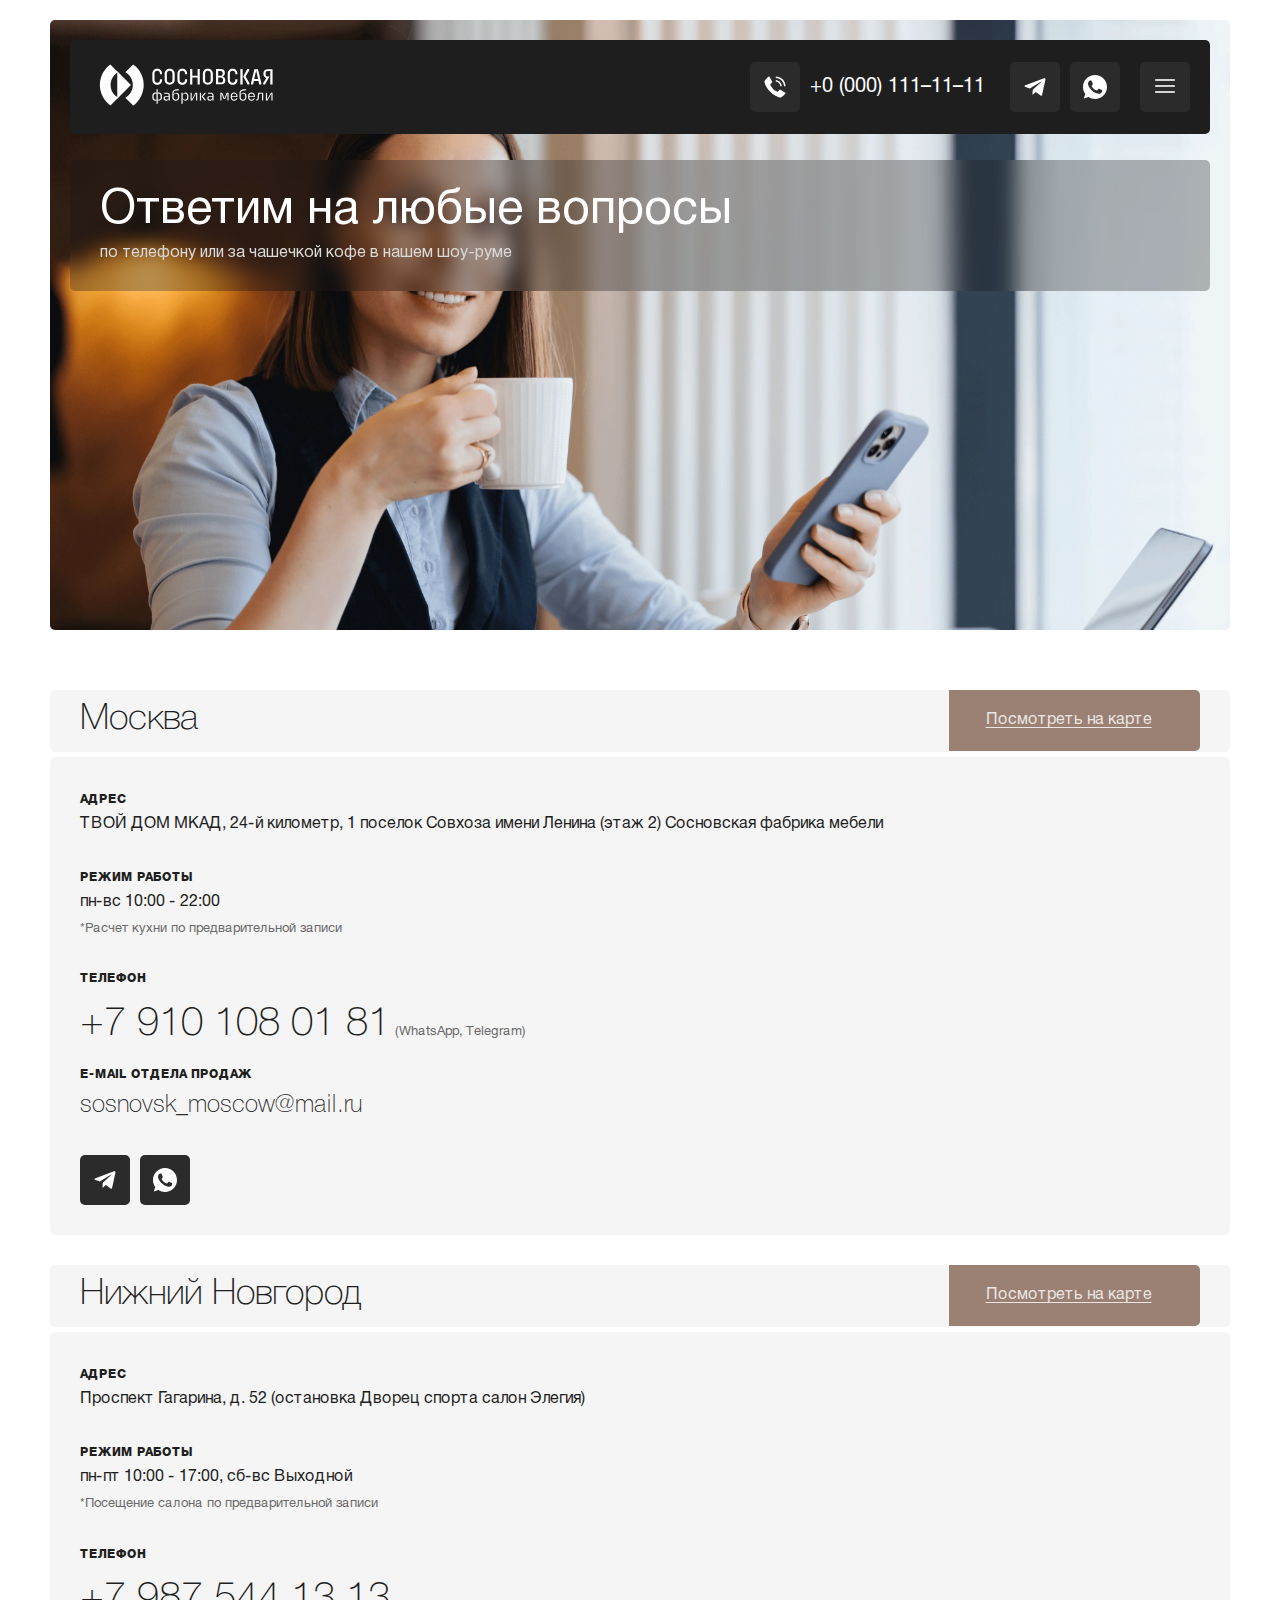
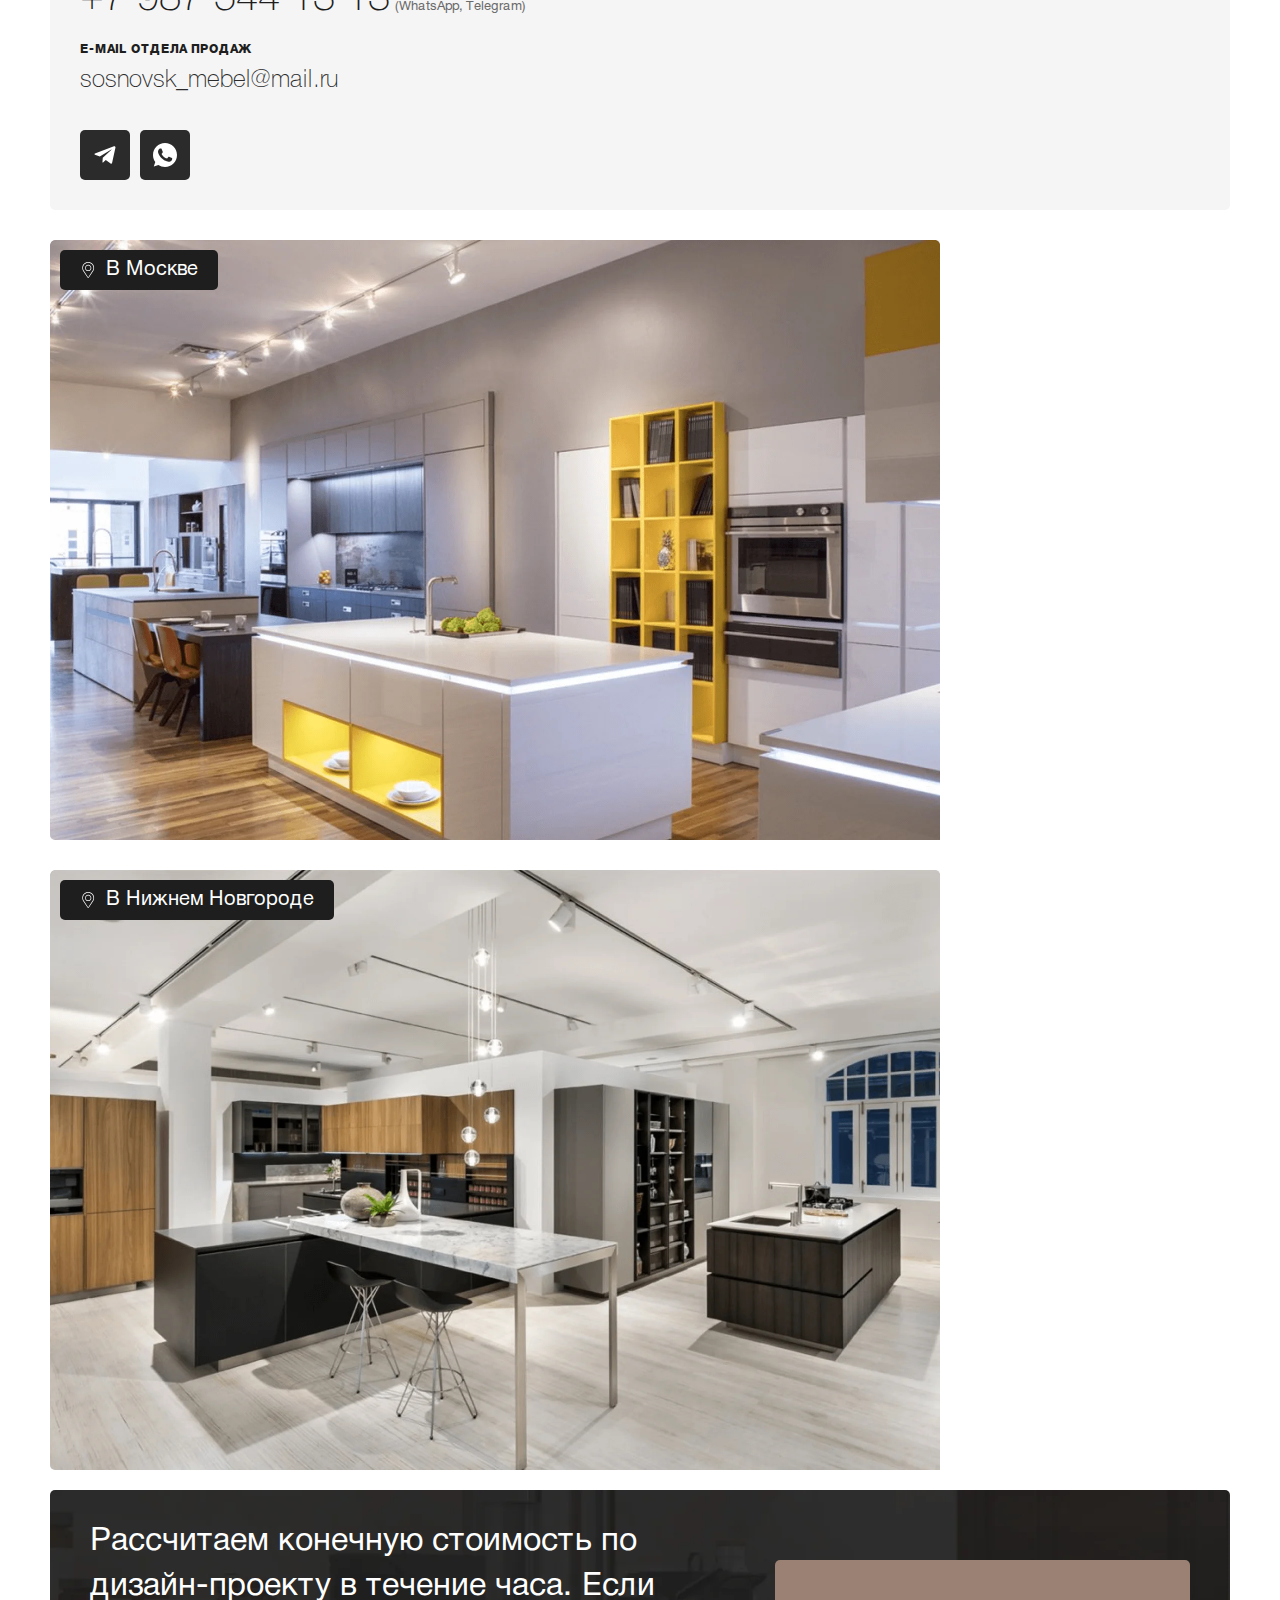
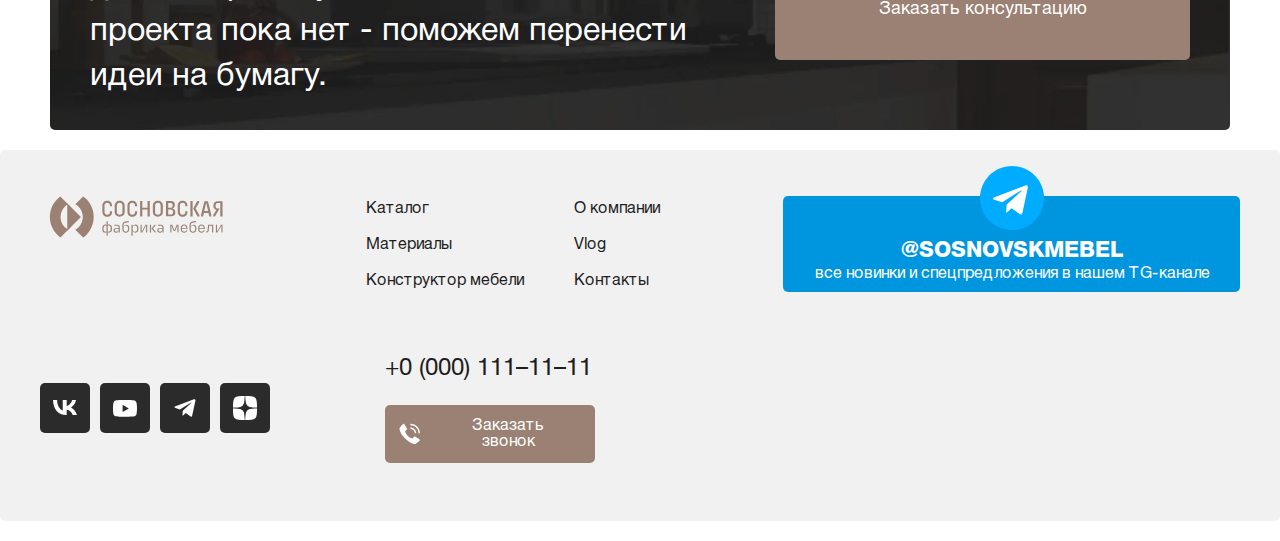
<file: contacts.html>
<!DOCTYPE html>
<html lang="ru">
<head>
    <head>
        <meta charset="UTF-8">
        <meta name="viewport" content="width=device-width, initial-scale=1.0">

        <link rel="shortcut icon" href="favicon.ico" type="image/x-icon">
    
        <link rel="stylesheet" href="css/style.css">
    
        <title>Контакты</title>
    </head>
</head>
<body>
    <header class="header">
        <div class="container">
            <a href="index.html" class="logo">
                <svg width="195" height="60" viewBox="0 0 195 60" fill="none" xmlns="http://www.w3.org/2000/svg">
                    <path d="M27.2427 43.6449L40.9112 29.9764L27.2427 16.3551V43.6449Z" fill="white"/>
                    <path d="M24.7918 40.2985C19.183 34.6897 19.183 25.3574 24.7918 19.7486C25.7344 18.806 26.8656 17.8633 28.1382 17.2977L20.3142 9.42655C19.183 10.1807 18.2403 11.1233 17.3448 12.066C7.44692 21.9639 7.44692 37.8947 17.3448 47.7926C18.2875 48.7353 19.4186 49.6779 20.5027 50.432L28.3739 42.5609C27.0541 41.9482 25.923 41.194 24.7918 40.2985Z" fill="white"/>
                    <path d="M46.3313 12.066C45.3887 11.1233 44.2575 10.1807 43.1734 9.42655L35.3022 17.2977C36.4334 17.8633 37.5646 18.806 38.6487 19.7486C44.2575 25.3574 44.2575 34.6897 38.6487 40.2985C37.706 41.2412 36.5748 42.1838 35.3022 42.7494L43.1734 50.6206C44.3046 49.8665 45.2473 48.9238 46.3313 47.9811C56.2292 38.0361 56.2292 21.9639 46.3313 12.066Z" fill="white"/>
                    <path d="M177.691 15.978C177.078 15.978 176.559 16.1665 176.182 16.5436C175.805 16.9207 175.617 17.392 175.617 18.0047V19.4187C175.617 20.0314 175.805 20.5499 176.182 20.9269C176.559 21.304 177.078 21.4925 177.691 21.4925H179.623L174.91 29.5051H173.213V28.0911L176.371 23.0479C175.428 22.8123 174.721 22.3409 174.203 21.5868C173.684 20.8798 173.401 19.9843 173.401 18.9474V18.4289C173.401 17.1563 173.778 16.1194 174.58 15.3181C175.381 14.5169 176.418 14.1398 177.691 14.1398H182.545V29.5051H180.283V15.978H177.691Z" fill="white"/>
                    <path d="M164.257 24.0377H168.075L166.19 15.5067L164.257 24.0377ZM161.052 29.5051V28.0911L164.399 14.1398H167.981L171.28 28.0911V29.5051H169.3L168.499 25.923H163.88L163.079 29.5051H161.052Z" fill="white"/>
                    <path d="M153.229 21.5868L157.282 14.0927H159.12V15.5067L155.585 21.5397L159.356 28.044V29.458H157.518L153.229 21.5868ZM150.354 29.5051V14.0927H152.616V29.458H150.354V29.5051Z" fill="white"/>
                    <path d="M147.431 24.3205V24.9804C147.431 26.4415 147.007 27.5727 146.111 28.4682C145.216 29.3637 144.085 29.7879 142.623 29.7879C141.115 29.7879 139.937 29.3637 139.041 28.4211C138.146 27.5255 137.722 26.3472 137.722 24.839V18.7588C137.722 17.2977 138.146 16.1194 139.041 15.1767C139.937 14.2812 141.115 13.8099 142.623 13.8099C144.085 13.8099 145.216 14.2812 146.111 15.1296C147.007 16.0251 147.431 17.1563 147.431 18.6174V19.2773H145.31V18.476C145.31 17.6748 145.027 17.0149 144.556 16.5436C144.037 16.0723 143.378 15.7895 142.576 15.7895C141.775 15.7895 141.115 16.0723 140.597 16.5436C140.125 17.0149 139.89 17.6748 139.89 18.476V25.1218C139.89 25.923 140.125 26.5829 140.597 27.1013C141.068 27.6198 141.728 27.8083 142.576 27.8083C143.378 27.8083 144.037 27.5727 144.556 27.1013C145.027 26.63 145.31 25.9701 145.31 25.1218V24.3205H147.431Z" fill="white"/>
                    <path d="M130.935 22.6237H128.201V27.6198H130.935C131.548 27.6198 132.066 27.4313 132.443 27.0542C132.82 26.6771 133.056 26.1587 133.056 25.4988V24.6976C133.056 24.0848 132.867 23.5664 132.443 23.1893C132.066 22.8123 131.548 22.6237 130.935 22.6237ZM130.558 15.978H128.201V20.7384H130.558C131.17 20.7384 131.689 20.5499 132.066 20.1728C132.443 19.7958 132.632 19.2773 132.632 18.6174V18.0518C132.632 17.4391 132.443 16.9207 132.066 16.5436C131.689 16.1665 131.218 15.978 130.558 15.978ZM125.986 29.5051V14.0927H131.218C132.302 14.0927 133.197 14.4226 133.857 15.0825C134.517 15.7423 134.847 16.6379 134.847 17.7219V18.099C134.847 18.9945 134.611 19.7486 134.187 20.3614C133.763 20.9741 133.15 21.3983 132.396 21.5868C133.291 21.7753 133.998 22.1524 134.517 22.8123C135.035 23.4721 135.318 24.2734 135.318 25.216V25.6874C135.318 26.8185 134.988 27.7141 134.281 28.3739C133.621 29.0338 132.679 29.3637 131.595 29.3637H125.986V29.5051Z" fill="white"/>
                    <path d="M115.098 24.9804C115.098 25.8288 115.333 26.4886 115.852 27.0071C116.37 27.5255 117.03 27.7612 117.879 27.7612C118.727 27.7612 119.387 27.5255 119.905 27.0071C120.424 26.4886 120.659 25.8288 120.659 24.9804V18.5703C120.659 17.7219 120.377 17.0621 119.905 16.5436C119.387 16.0251 118.68 15.7895 117.879 15.7895C117.077 15.7895 116.37 16.0723 115.852 16.5436C115.333 17.0621 115.098 17.7219 115.098 18.5703V24.9804ZM112.835 18.8531C112.835 17.3449 113.307 16.1194 114.202 15.2239C115.145 14.2812 116.323 13.8099 117.832 13.8099C119.34 13.8099 120.565 14.2812 121.508 15.2239C122.451 16.1665 122.875 17.392 122.875 18.8531V24.6976C122.875 26.2058 122.403 27.4313 121.508 28.3739C120.565 29.3166 119.34 29.7408 117.832 29.7408C116.323 29.7408 115.098 29.2694 114.202 28.3739C113.26 27.4313 112.835 26.2058 112.835 24.6976V18.8531Z" fill="white"/>
                    <path d="M100.11 29.5051V14.0927H102.325V20.7384H107.557V14.0927H109.772V29.5051H107.557V22.6237H102.325V29.5051H100.11Z" fill="white"/>
                    <path d="M97.1405 24.3205V24.9804C97.1405 26.4415 96.7163 27.5727 95.8208 28.4682C94.9253 29.3637 93.7941 29.7879 92.333 29.7879C90.8247 29.7879 89.6464 29.3637 88.7509 28.4211C87.8553 27.5255 87.4312 26.3472 87.4312 24.839V18.7588C87.4312 17.2977 87.8553 16.1194 88.7509 15.1767C89.6464 14.2812 90.8247 13.8099 92.333 13.8099C93.7941 13.8099 94.9253 14.2812 95.8208 15.1296C96.7163 16.0251 97.1405 17.1563 97.1405 18.6174V19.2773H95.0195V18.476C95.0195 17.6748 94.7367 17.0149 94.2654 16.5436C93.7469 16.0723 93.0871 15.7895 92.2858 15.7895C91.4846 15.7895 90.8247 16.0723 90.3063 16.5436C89.8349 17.0149 89.5993 17.6748 89.5993 18.476V25.1218C89.5993 25.923 89.8349 26.5829 90.3063 27.1013C90.7776 27.6198 91.4374 27.8083 92.2858 27.8083C93.0871 27.8083 93.7469 27.5727 94.2654 27.1013C94.7367 26.63 95.0195 25.9701 95.0195 25.1218V24.3205H97.1405Z" fill="white"/>
                    <path d="M76.8734 24.9804C76.8734 25.8288 77.1091 26.4886 77.6276 27.0071C78.146 27.5255 78.8059 27.7612 79.6543 27.7612C80.5027 27.7612 81.1625 27.5255 81.681 27.0071C82.1994 26.4886 82.4351 25.8288 82.4351 24.9804V18.5703C82.4351 17.7219 82.1523 17.0621 81.681 16.5436C81.1625 16.0251 80.4555 15.7895 79.6543 15.7895C78.853 15.7895 78.146 16.0723 77.6276 16.5436C77.1091 17.0621 76.8734 17.7219 76.8734 18.5703V24.9804ZM74.6582 18.8531C74.6582 17.3449 75.1295 16.1194 76.0251 15.2239C76.9677 14.2812 78.146 13.8099 79.6543 13.8099C81.1625 13.8099 82.388 14.2812 83.3306 15.2239C84.2733 16.1665 84.6975 17.392 84.6975 18.8531V24.6976C84.6975 26.2058 84.2262 27.4313 83.3306 28.3739C82.388 29.3166 81.1625 29.7408 79.6543 29.7408C78.146 29.7408 76.9206 29.2694 76.0251 28.3739C75.0824 27.4313 74.6582 26.2058 74.6582 24.6976V18.8531Z" fill="white"/>
                    <path d="M72.0658 24.3205V24.9804C72.0658 26.4415 71.6416 27.5727 70.7461 28.4682C69.8506 29.3637 68.7194 29.7879 67.2582 29.7879C65.75 29.7879 64.5717 29.3637 63.6762 28.4211C62.7806 27.5255 62.3564 26.3472 62.3564 24.839V18.7588C62.3564 17.2977 62.7806 16.1194 63.6762 15.1767C64.5717 14.2812 65.75 13.8099 67.2582 13.8099C68.7194 13.8099 69.8506 14.2812 70.7461 15.1296C71.6416 16.0251 72.0658 17.1563 72.0658 18.6174V19.2773H69.9448V18.476C69.9448 17.6748 69.662 17.0149 69.1907 16.5436C68.6722 16.0723 68.0124 15.7895 67.2111 15.7895C66.4099 15.7895 65.75 16.0723 65.2315 16.5436C64.7602 17.0149 64.5245 17.6748 64.5245 18.476V25.1218C64.5245 25.923 64.7602 26.5829 65.2315 27.1013C65.7029 27.5727 66.3627 27.8083 67.2111 27.8083C68.0124 27.8083 68.6722 27.5727 69.1907 27.1013C69.662 26.63 69.9448 25.9701 69.9448 25.1218V24.3205H72.0658Z" fill="white"/>
                    <path d="M177.031 37.7062V44.8704L180.895 37.7062H182.545V45.5774H181.414V38.4603L177.549 45.5774H175.899V37.7062H177.031Z" fill="white"/>
                    <path d="M166.425 45.6245H166.143V44.5405H166.378C166.661 44.5405 166.944 44.4462 167.132 44.2577C167.321 44.0691 167.462 43.8335 167.509 43.5035L168.122 37.6591H173.212V45.5302H172.034V38.7431H169.206L168.688 43.6449C168.641 44.2577 168.405 44.729 167.981 45.106C167.557 45.4831 167.038 45.6245 166.425 45.6245Z" fill="white"/>
                    <path d="M163.739 41.1469V40.817C163.739 40.1571 163.551 39.6386 163.126 39.2144C162.702 38.8374 162.184 38.6017 161.524 38.6017C160.864 38.6017 160.298 38.7903 159.921 39.2144C159.497 39.6386 159.309 40.1571 159.309 40.817V41.1469H163.739ZM164.823 43.1265C164.635 43.9277 164.258 44.5405 163.692 45.0118C163.126 45.4831 162.372 45.7188 161.524 45.7188C160.487 45.7188 159.686 45.436 159.073 44.7761C158.46 44.1634 158.13 43.3621 158.13 42.3252V41.0055C158.13 40.0157 158.413 39.1673 159.026 38.5546C159.639 37.9419 160.44 37.6119 161.477 37.6119C162.467 37.6119 163.315 37.9419 163.928 38.5546C164.54 39.1673 164.87 40.0157 164.87 41.0055V42.0424H159.356V42.4666C159.356 43.1265 159.544 43.6449 159.969 44.0691C160.393 44.4933 160.911 44.6819 161.618 44.6819C162.137 44.6819 162.608 44.5405 162.985 44.2577C163.362 43.9749 163.598 43.5978 163.739 43.1265H164.823Z" fill="white"/>
                    <path d="M150.73 40.8641V42.3723C150.73 43.0322 150.919 43.5978 151.343 44.022C151.767 44.4462 152.286 44.6347 152.946 44.6347C153.605 44.6347 154.171 44.4462 154.548 44.022C154.972 43.5978 155.161 43.0793 155.161 42.3723V40.8641C155.161 40.2042 154.925 39.6386 154.548 39.2145C154.124 38.7903 153.605 38.6017 152.946 38.6017C152.286 38.6017 151.72 38.8374 151.343 39.2145C150.919 39.6386 150.73 40.2042 150.73 40.8641ZM155.915 35.2082L152.616 35.6795C152.05 35.7738 151.579 36.0094 151.202 36.4336C150.825 36.8578 150.683 37.3291 150.683 37.9419V39.78C150.872 39.1202 151.202 38.6489 151.72 38.2718C152.239 37.8947 152.804 37.7062 153.511 37.7062C154.36 37.7062 155.019 37.989 155.585 38.5075C156.103 39.0259 156.386 39.7329 156.386 40.6284V42.3723C156.386 43.4093 156.056 44.2105 155.444 44.8232C154.831 45.436 153.982 45.7659 152.993 45.7659C151.956 45.7659 151.107 45.436 150.448 44.8232C149.788 44.2105 149.505 43.3621 149.505 42.3252V37.989C149.505 37.0935 149.788 36.3394 150.306 35.7266C150.825 35.1139 151.579 34.7368 152.427 34.5954L155.915 34.1241V35.2082Z" fill="white"/>
                    <path d="M146.347 41.1469V40.817C146.347 40.1571 146.159 39.6386 145.734 39.2144C145.31 38.8374 144.792 38.6017 144.132 38.6017C143.472 38.6017 142.906 38.7903 142.529 39.2144C142.105 39.6386 141.917 40.1571 141.917 40.817V41.1469H146.347ZM147.431 43.1265C147.243 43.9277 146.866 44.5405 146.3 45.0118C145.734 45.4831 144.98 45.7188 144.132 45.7188C143.095 45.7188 142.294 45.436 141.681 44.7761C141.068 44.1634 140.738 43.3621 140.738 42.3252V41.0055C140.738 40.0157 141.021 39.1673 141.634 38.5546C142.247 37.9419 143.048 37.6119 144.085 37.6119C145.122 37.6119 145.923 37.9419 146.536 38.5546C147.148 39.1673 147.478 40.0157 147.478 41.0055V42.0424H141.964V42.4666C141.964 43.1265 142.152 43.6449 142.576 44.0691C143.001 44.4933 143.519 44.6819 144.226 44.6819C144.745 44.6819 145.216 44.5405 145.593 44.2577C145.97 43.9749 146.206 43.5978 146.347 43.1265H147.431Z" fill="white"/>
                    <path d="M138.57 37.7062V45.5774H137.439V38.4132L135.224 44.1163H133.668L131.453 38.4132V45.5774H130.322V37.7062H132.207L134.469 43.5507L136.685 37.7062H138.57Z" fill="white"/>
                    <path d="M122.356 41.8539H120.188C119.67 41.8539 119.246 41.9953 118.916 42.231C118.586 42.4666 118.444 42.8437 118.444 43.2207C118.444 43.6449 118.586 44.022 118.916 44.2577C119.246 44.5405 119.67 44.6347 120.235 44.6347C120.848 44.6347 121.32 44.4462 121.697 44.1163C122.074 43.7392 122.309 43.2679 122.356 42.6551V41.8539ZM123.582 40.2042V45.5774H122.404V43.6449C122.215 44.2577 121.885 44.7761 121.414 45.1532C120.942 45.5302 120.377 45.6716 119.717 45.6716C118.963 45.6716 118.397 45.4831 117.926 45.0589C117.455 44.6347 117.266 44.0691 117.266 43.3621C117.266 42.6551 117.502 42.0424 118.02 41.6182C118.539 41.194 119.199 40.9584 120 40.9584H122.404V40.2514C122.404 39.8272 122.262 39.4501 121.979 39.1673C121.697 38.8845 121.32 38.7431 120.895 38.7431H117.926V37.7062H121.084C121.838 37.7062 122.451 37.9419 122.875 38.4132C123.346 38.8845 123.582 39.4501 123.582 40.2042Z" fill="white"/>
                    <path d="M111.563 41.4768L114.627 37.7062H115.569V38.4603L112.93 41.4768L115.711 44.8233V45.5774H114.768L111.563 41.4768ZM109.866 45.5774V37.7062H111.092V45.5774H109.866Z" fill="white"/>
                    <path d="M101.712 37.7062V44.8704L105.53 37.7062H107.227V45.5774H106.096V38.4603L102.231 45.5774H100.581V37.7062H101.712Z" fill="white"/>
                    <path d="M92.663 42.4666C92.663 43.1736 92.8515 43.6921 93.2757 44.1163C93.6999 44.5405 94.2183 44.729 94.8782 44.729C95.5381 44.729 96.1036 44.5405 96.5278 44.1163C96.952 43.6921 97.1406 43.1736 97.1406 42.4666V40.8641C97.1406 40.2042 96.952 39.6386 96.5278 39.2144C96.1036 38.7903 95.5852 38.6017 94.8782 38.6017C94.2183 38.6017 93.6527 38.8374 93.2757 39.2144C92.8515 39.6386 92.663 40.1571 92.663 40.8641V42.4666ZM91.4375 48.7353V37.7062H92.663V39.6858C92.8515 39.0259 93.1814 38.5546 93.6999 38.1775C94.2183 37.8005 94.7839 37.6119 95.4909 37.6119C96.3393 37.6119 96.9992 37.8947 97.5648 38.4132C98.0832 38.9317 98.366 39.6386 98.366 40.5342V42.7494C98.366 43.6449 98.0832 44.3519 97.5648 44.8704C97.0463 45.3888 96.3393 45.6716 95.4909 45.6716C94.7839 45.6716 94.1712 45.4831 93.6999 45.106C93.1814 44.729 92.8515 44.2105 92.663 43.5507V48.6881H91.4375V48.7353Z" fill="white"/>
                    <path d="M83.5663 40.8641V42.3723C83.5663 43.0322 83.7548 43.5978 84.179 44.022C84.6032 44.4462 85.1217 44.6347 85.7815 44.6347C86.4414 44.6347 87.007 44.4462 87.384 44.022C87.8082 43.5978 87.9968 43.0793 87.9968 42.3723V40.8641C87.9968 40.2042 87.7611 39.6386 87.384 39.2145C86.9598 38.7903 86.4414 38.6017 85.7815 38.6017C85.1217 38.6017 84.5561 38.8374 84.179 39.2145C83.7548 39.6386 83.5663 40.2042 83.5663 40.8641ZM88.7509 35.2082L85.4516 35.6795C84.886 35.7738 84.4147 36.0094 84.0376 36.4336C83.6605 36.8578 83.5191 37.3291 83.5191 37.9419V39.78C83.7077 39.1202 84.0376 38.6489 84.5561 38.2718C85.0745 37.8947 85.6401 37.7062 86.3471 37.7062C87.1955 37.7062 87.8554 37.989 88.421 38.5075C88.9394 39.0259 89.2222 39.7329 89.2222 40.6284V42.3723C89.2222 43.4093 88.8923 44.2105 88.2796 44.8232C87.6668 45.436 86.8184 45.7659 85.8286 45.7659C84.7917 45.7659 83.9433 45.436 83.2835 44.8232C82.6236 44.2105 82.3408 43.3621 82.3408 42.3252V37.989C82.3408 37.0935 82.6236 36.3394 83.1421 35.7266C83.6605 35.1139 84.4147 34.7368 85.263 34.5954L88.7509 34.1241V35.2082Z" fill="white"/>
                    <path d="M78.6643 41.8539H76.4962C75.9778 41.8539 75.5536 41.9953 75.2236 42.231C74.8937 42.4666 74.7523 42.8437 74.7523 43.2207C74.7523 43.6449 74.8937 44.022 75.2236 44.2577C75.5536 44.5405 75.9778 44.6347 76.5433 44.6347C77.1561 44.6347 77.6274 44.4462 78.0045 44.1163C78.3815 43.7392 78.6172 43.2679 78.6643 42.6551V41.8539ZM79.8426 40.2042V45.5774H78.6643V43.6449C78.4758 44.2577 78.1459 44.7761 77.6745 45.1532C77.2032 45.5302 76.6376 45.6716 75.9778 45.6716C75.2236 45.6716 74.658 45.4831 74.1867 45.0589C73.7154 44.6347 73.5269 44.0691 73.5269 43.3621C73.5269 42.6551 73.7625 42.0424 74.281 41.6182C74.7994 41.194 75.4593 40.9584 76.2606 40.9584H78.6643V40.2514C78.6643 39.8272 78.5229 39.4501 78.2401 39.1673C77.9573 38.8845 77.5803 38.7431 77.1561 38.7431H74.1867V37.7062H77.3446C78.0987 37.7062 78.7115 37.9419 79.1357 38.4132C79.607 38.8845 79.8426 39.4501 79.8426 40.2042Z" fill="white"/>
                    <path d="M63.5819 42.4666C63.5819 43.1736 63.7704 43.6921 64.1946 44.1163C64.6188 44.5405 65.1373 44.729 65.7971 44.729C66.0328 44.729 66.2685 44.6819 66.5041 44.6347V38.696C66.2685 38.6489 66.0328 38.6017 65.7971 38.6017C65.1373 38.6017 64.5717 38.8374 64.1946 39.2145C63.7704 39.6386 63.5819 40.1571 63.5819 40.8641V42.4666ZM67.7296 44.6347C67.9652 44.6819 68.2009 44.729 68.4366 44.729C69.0964 44.729 69.662 44.5405 70.0391 44.1163C70.4633 43.6921 70.6518 43.1736 70.6518 42.4666V40.8641C70.6518 40.2042 70.4633 39.6386 70.0391 39.2145C69.6149 38.7903 69.0964 38.6017 68.4366 38.6017C68.2009 38.6017 67.9181 38.6489 67.7296 38.696V44.6347ZM65.2315 45.7188C64.3831 45.7188 63.6762 45.436 63.1577 44.9175C62.6392 44.3991 62.3564 43.6921 62.3564 42.7965V40.5342C62.3564 39.6387 62.5921 38.9317 63.1577 38.4132C63.6762 37.8947 64.3831 37.6119 65.2315 37.6119C65.7029 37.6119 66.1271 37.7062 66.5513 37.9419V34.2184H67.7296V37.9419C68.1066 37.7533 68.5308 37.6119 69.0493 37.6119C69.8977 37.6119 70.6047 37.8947 71.1231 38.4132C71.6416 38.9317 71.9244 39.6387 71.9244 40.5342V42.7494C71.9244 43.6449 71.6416 44.3519 71.1231 44.8704C70.6047 45.3888 69.8977 45.6716 69.0493 45.6716C68.578 45.6716 68.1066 45.5774 67.7296 45.3417V48.6881H66.5513V45.3417C66.1742 45.6245 65.7029 45.7188 65.2315 45.7188Z" fill="white"/>
                </svg>                    
            </a>
            <nav class="header__nav">
                <a href="catalog.html" class="nav__link text-secondary">Каталог</a>
                <a href="materials.html" class="nav__link text-secondary">Материалы</a>
                <a href="#" class="nav__link text-secondary">Конструктор мебели</a>
                <a href="about.html" class="nav__link text-secondary">О компании</a>
            </nav>
            <div class="header__buttons">
                <div class="button-wrapper">
                    <div class="social-button" data-modal="feedback-modal">
                        <svg width="24" height="24" viewBox="0 0 24 24" fill="none" xmlns="http://www.w3.org/2000/svg">
                            <path d="M22.0448 17.52C21.3892 16.9703 17.5448 14.5358 16.9058 14.6475C16.6058 14.7008 16.3763 14.9565 15.762 15.6893C15.4779 16.0499 15.166 16.3877 14.829 16.6995C14.2116 16.5504 13.614 16.3288 13.0485 16.0395C10.831 14.9599 9.03947 13.1679 7.9605 10.95C7.67118 10.3846 7.44964 9.78691 7.3005 9.1695C7.6123 8.83252 7.95009 8.52056 8.31075 8.2365C9.04275 7.62225 9.29925 7.39425 9.3525 7.09275C9.46425 6.45225 7.0275 2.60925 6.48 1.95375C6.2505 1.68225 6.042 1.5 5.775 1.5C5.001 1.5 1.5 5.829 1.5 6.39C1.5 6.43575 1.575 10.9425 7.26675 16.7333C13.0575 22.425 17.5642 22.5 17.61 22.5C18.171 22.5 22.5 18.999 22.5 18.225C22.5 17.958 22.3177 17.7495 22.0448 17.52ZM17.25 11.25H18.75C18.7482 9.65925 18.1155 8.13416 16.9907 7.00933C15.8658 5.8845 14.3408 5.25179 12.75 5.25V6.75C13.9431 6.75119 15.087 7.22568 15.9307 8.06933C16.7743 8.91299 17.2488 10.0569 17.25 11.25Z" fill="white"/>
                            <path d="M21 11.25H22.5C22.497 8.66505 21.4688 6.18683 19.641 4.359C17.8132 2.53116 15.3349 1.50298 12.75 1.5V3C14.9372 3.00258 17.0342 3.8726 18.5808 5.41922C20.1274 6.96584 20.9974 9.06276 21 11.25Z" fill="white"/>
                        </svg>                            
                    </div>
                    <a href="tel:+0(000)111–11–11" class="text-secondary">
                        +0 (000) 111–11–11
                    </a>
                </div>
                <div class="button-wrapper">
                    <a href="#" class="social-button">
                        <svg width="24" height="24" viewBox="0 0 24 24" fill="none" xmlns="http://www.w3.org/2000/svg">
                            <path d="M1.96269 11.874L6.79269 13.5142L18.2609 6.50325C18.4274 6.402 18.5977 6.62775 18.4544 6.75975L9.77244 14.751L9.44994 19.2247C9.44467 19.2997 9.46231 19.3745 9.50052 19.4391C9.53872 19.5038 9.59569 19.5554 9.66386 19.5869C9.73203 19.6185 9.80819 19.6286 9.88223 19.6159C9.95628 19.6032 10.0247 19.5682 10.0784 19.5157L12.7514 16.887L17.6384 20.586C18.1649 20.985 18.9277 20.7037 19.0694 20.0587L22.4722 4.60875C22.6664 3.7275 21.8024 2.9835 20.9602 3.306L1.93869 10.59C1.34169 10.8187 1.35819 11.6685 1.96269 11.874Z" fill="white"/>
                        </svg>                            
                    </a>
                    <a href="#" class="social-button">
                        <svg width="24" height="24" viewBox="0 0 24 24" fill="none" xmlns="http://www.w3.org/2000/svg">
                            <g clip-path="url(#clip0_55_200)">
                            <path d="M12.003 0H11.997C5.3805 0 0 5.382 0 12C0 14.625 0.846 17.058 2.2845 19.0335L0.789 23.4915L5.4015 22.017C7.299 23.274 9.5625 24 12.003 24C18.6195 24 24 18.6165 24 12C24 5.3835 18.6195 0 12.003 0ZM18.9855 16.9455C18.696 17.763 17.547 18.441 16.6305 18.639C16.0035 18.7725 15.1845 18.879 12.4275 17.736C8.901 16.275 6.63 12.6915 6.453 12.459C6.2835 12.2265 5.028 10.5615 5.028 8.8395C5.028 7.1175 5.9025 6.279 6.255 5.919C6.5445 5.6235 7.023 5.4885 7.482 5.4885C7.6305 5.4885 7.764 5.496 7.884 5.502C8.2365 5.517 8.4135 5.538 8.646 6.0945C8.9355 6.792 9.6405 8.514 9.7245 8.691C9.81 8.868 9.8955 9.108 9.7755 9.3405C9.663 9.5805 9.564 9.687 9.387 9.891C9.21 10.095 9.042 10.251 8.865 10.47C8.703 10.6605 8.52 10.8645 8.724 11.217C8.928 11.562 9.633 12.7125 10.671 13.6365C12.0105 14.829 13.0965 15.21 13.485 15.372C13.7745 15.492 14.1195 15.4635 14.331 15.2385C14.5995 14.949 14.931 14.469 15.2685 13.9965C15.5085 13.6575 15.8115 13.6155 16.1295 13.7355C16.4535 13.848 18.168 14.6955 18.5205 14.871C18.873 15.048 19.1055 15.132 19.191 15.2805C19.275 15.429 19.275 16.1265 18.9855 16.9455Z" fill="white"/>
                            </g>
                            <defs>
                            <clipPath id="clip0_55_200">
                            <rect width="24" height="24" fill="white"/>
                            </clipPath>
                            </defs>
                        </svg> 
                    </a>
                </div>
            </div>
            <div class="social-button burger-button">
                <svg width="26" height="16" viewBox="0 0 22 16" fill="none" xmlns="http://www.w3.org/2000/svg">
                    <path d="M1.99613 -0.00220196C1.7347 0.00352367 1.48591 0.111465 1.30305 0.298379C1.12018 0.485293 1.01778 0.736325 1.01778 0.997813C1.01778 1.2593 1.12018 1.51045 1.30305 1.69736C1.48591 1.88428 1.7347 1.9921 1.99613 1.99783H20.002C20.1352 2.00075 20.2676 1.97711 20.3914 1.92816C20.5153 1.87922 20.6282 1.80597 20.7234 1.71282C20.8186 1.61967 20.8942 1.50849 20.9459 1.38571C20.9975 1.26293 21.0241 1.13101 21.0241 0.997813C21.0241 0.864616 20.9975 0.732811 20.9459 0.610034C20.8942 0.487256 20.8186 0.375956 20.7234 0.282808C20.6282 0.18966 20.5153 0.116525 20.3914 0.06758C20.2676 0.0186353 20.1352 -0.00511849 20.002 -0.00220196H1.99613ZM1.99613 5.99777C1.73065 5.99777 1.47604 6.10325 1.28832 6.29097C1.1006 6.4787 0.995137 6.73335 0.995137 6.99883C0.995137 7.26431 1.1006 7.51896 1.28832 7.70668C1.47604 7.8944 1.73065 7.99977 1.99613 7.99977H20.002C20.2675 7.99977 20.5221 7.8944 20.7098 7.70668C20.8975 7.51896 21.003 7.26431 21.003 6.99883C21.003 6.73335 20.8975 6.4787 20.7098 6.29097C20.5221 6.10325 20.2675 5.99777 20.002 5.99777H1.99613ZM1.90042 11.9998C1.63562 12.0134 1.387 12.1314 1.20902 12.328C1.03104 12.5245 0.93822 12.7835 0.950882 13.0484C0.963543 13.3133 1.08066 13.5624 1.27657 13.741C1.47248 13.9197 1.73123 14.0134 1.99613 14.0017H20.002C20.2668 14.0008 20.5205 13.895 20.7075 13.7074C20.8944 13.5197 20.9994 13.2656 20.9994 13.0008C20.9994 12.7359 20.8944 12.4819 20.7075 12.2943C20.5205 12.1067 20.2668 12.0008 20.002 11.9998H1.99613C1.96424 11.9983 1.93231 11.9983 1.90042 11.9998Z" fill="#D3D3D3"/>
                </svg>    
                <svg width="20" height="20" viewBox="0 0 20 20" fill="none" xmlns="http://www.w3.org/2000/svg">
                    <path d="M1.98831 0.98997C1.78889 0.989996 1.59403 1.04965 1.42876 1.16125C1.26349 1.27286 1.13536 1.43131 1.06082 1.61628C0.986287 1.80125 0.968754 2.00432 1.01047 2.19933C1.05219 2.39434 1.15126 2.57236 1.29495 2.71064L8.58402 9.99968L1.29495 17.2888C1.19875 17.3807 1.12184 17.4909 1.06873 17.6128C1.01563 17.7348 0.987391 17.8661 0.985679 17.9991C0.983966 18.1321 1.00881 18.2642 1.05876 18.3875C1.10871 18.5108 1.18276 18.6229 1.27657 18.7172C1.37038 18.8116 1.48207 18.8862 1.60509 18.9368C1.72812 18.9875 1.86001 19.0131 1.99304 19.0122C2.12608 19.0112 2.25758 18.9836 2.37985 18.9312C2.50212 18.8788 2.6127 18.8024 2.70511 18.7067L10 11.4157L17.291 18.7067C17.3841 18.8001 17.4946 18.8741 17.6164 18.9247C17.7381 18.9753 17.8686 19.0014 18.0004 19.0015C18.1322 19.0017 18.2627 18.9758 18.3845 18.9254C18.5063 18.875 18.617 18.8011 18.7102 18.7079C18.8034 18.6147 18.8773 18.5041 18.9277 18.3823C18.978 18.2605 19.0039 18.1299 19.0038 17.9981C19.0037 17.8663 18.9776 17.7358 18.927 17.6141C18.8765 17.4924 18.8024 17.3819 18.709 17.2888L11.416 9.99968L18.709 2.71064C18.8552 2.57021 18.9553 2.38872 18.996 2.1901C19.0367 1.99149 19.0161 1.78513 18.9369 1.59851C18.8576 1.4119 18.7236 1.25379 18.5524 1.1451C18.3813 1.03642 18.1811 0.982324 17.9785 0.98997C17.7188 0.997712 17.4722 1.10633 17.291 1.29274L10 8.58374L2.70511 1.29274C2.61192 1.19695 2.50048 1.12075 2.37736 1.06875C2.25425 1.01675 2.12196 0.989978 1.98831 0.98997Z" fill="#D3D3D3"/>
                </svg>                           
            </div>
        </div>
    </header>
    <main class="main">
        <section class="main-section main-section--contacts">
            <div class="container">
                <div class="main-content">
                    <div class="title-wrapper title-wrapper--opacity">
                        <h1 class="title title--large">Ответим на любые вопросы</h1>
                        <p class="text-primary">по телефону или за чашечкой кофе в нашем шоу-руме</p>
                    </div>
                    <div class="main-content-bg">
                        <img src="images/main-content-img5.webp" alt="Картинка" class="main-content__img" width="1880" height="980">
                    </div>
                </div>
            </div>
        </section>
        <section class="contacts-section">
            <div class="container container--small">
                <div class="grid-wrapper grid-wrapper--contacts grid-wrapper--two-columns">
                    <div class="contacts-card">
                        <div class="contacts-card__title">
                            <span class="text-secondary">Москва</span>
                            <a href="#" class="button">Посмотреть на карте
                                <svg width="24" height="24" viewBox="0 0 24 24" fill="none" xmlns="http://www.w3.org/2000/svg">
                                    <path d="M22.707 11.293L15.707 4.29304C15.5184 4.11088 15.2658 4.01009 15.0036 4.01237C14.7414 4.01465 14.4906 4.11981 14.3052 4.30522C14.1198 4.49063 14.0146 4.74144 14.0123 5.00364C14.01 5.26584 14.1108 5.51844 14.293 5.70704L19.586 11H2C1.73478 11 1.48043 11.1054 1.29289 11.2929C1.10536 11.4805 1 11.7348 1 12C1 12.2653 1.10536 12.5196 1.29289 12.7071C1.48043 12.8947 1.73478 13 2 13H19.586L14.293 18.293C14.1975 18.3853 14.1213 18.4956 14.0689 18.6176C14.0165 18.7396 13.9889 18.8709 13.9877 19.0036C13.9866 19.1364 14.0119 19.2681 14.0622 19.391C14.1125 19.5139 14.1867 19.6255 14.2806 19.7194C14.3745 19.8133 14.4861 19.8876 14.609 19.9379C14.7319 19.9881 14.8636 20.0134 14.9964 20.0123C15.1292 20.0111 15.2604 19.9836 15.3824 19.9311C15.5044 19.8787 15.6148 19.8026 15.707 19.707L22.707 12.707C22.8945 12.5195 22.9998 12.2652 22.9998 12C22.9998 11.7349 22.8945 11.4806 22.707 11.293Z" fill="white"/>
                                </svg>                                    
                            </a>
                        </div>
                        <div class="contacts-card__content">
                            <div class="contacts-content__row">
                                <span class="text-secondary contacts-content__title">АДРЕС</span>
                                <p class="text-primary">ТВОЙ  ДОМ МКАД, 24-й километр, 1 поселок Совхоза имени Ленина (этаж 2) Сосновская фабрика мебели</p>
                            </div>
                            <div class="contacts-content__row">
                                <span class="text-secondary contacts-content__title">режим работы</span>
                                <p class="text-primary">пн-вс 10:00 - 22:00</p>
                                <span class="text-secondary contacts-row__desc">*Расчет кухни по предварительной записи</span>
                            </div>
                            <div class="contacts-content__row">
                                <span class="text-secondary contacts-content__title">телефон</span>
                                <div class="contacts-phone-wrapper">
                                    <a href="tel:+79101080181" class="text-primary">+7 910 108 01 81</a>
                                    <span class="text-secondary contacts-row__desc">(WhatsApp, Telegram)</span>
                                </div>
                            </div>
                            <div class="contacts-content__row">
                                <span class="text-secondary contacts-content__title">e-mail отдела продаж</span>
                                <a href="mailto:sosnovsk_moscow@mail.ru" class="text-primary">sosnovsk_moscow@mail.ru</a>
                            </div>
                            <div class="button-wrapper">
                                <a href="#" class="social-button">
                                    <svg width="24" height="24" viewBox="0 0 24 24" fill="none" xmlns="http://www.w3.org/2000/svg">
                                        <path d="M1.96269 11.874L6.79269 13.5142L18.2609 6.50322C18.4274 6.40197 18.5977 6.62772 18.4544 6.75972L9.77244 14.751L9.44994 19.2247C9.44467 19.2997 9.46231 19.3744 9.50052 19.4391C9.53872 19.5038 9.59569 19.5553 9.66386 19.5869C9.73203 19.6185 9.80819 19.6286 9.88223 19.6159C9.95628 19.6031 10.0247 19.5682 10.0784 19.5157L12.7514 16.887L17.6384 20.586C18.1649 20.985 18.9277 20.7037 19.0694 20.0587L22.4722 4.60872C22.6664 3.72747 21.8024 2.98347 20.9602 3.30597L1.93869 10.59C1.34169 10.8187 1.35819 11.6685 1.96269 11.874Z" fill="white"/>
                                    </svg>                                        
                                </a>
                                <a href="#" class="social-button">
                                    <svg width="24" height="24" viewBox="0 0 24 24" fill="none" xmlns="http://www.w3.org/2000/svg">
                                        <g clip-path="url(#clip0_117_1941)">
                                        <path d="M12.003 0H11.997C5.3805 0 0 5.382 0 12C0 14.625 0.846 17.058 2.2845 19.0335L0.789 23.4915L5.4015 22.017C7.299 23.274 9.5625 24 12.003 24C18.6195 24 24 18.6165 24 12C24 5.3835 18.6195 0 12.003 0ZM18.9855 16.9455C18.696 17.763 17.547 18.441 16.6305 18.639C16.0035 18.7725 15.1845 18.879 12.4275 17.736C8.901 16.275 6.63 12.6915 6.453 12.459C6.2835 12.2265 5.028 10.5615 5.028 8.8395C5.028 7.1175 5.9025 6.279 6.255 5.919C6.5445 5.6235 7.023 5.4885 7.482 5.4885C7.6305 5.4885 7.764 5.496 7.884 5.502C8.2365 5.517 8.4135 5.538 8.646 6.0945C8.9355 6.792 9.6405 8.514 9.7245 8.691C9.81 8.868 9.8955 9.108 9.7755 9.3405C9.663 9.5805 9.564 9.687 9.387 9.891C9.21 10.095 9.042 10.251 8.865 10.47C8.703 10.6605 8.52 10.8645 8.724 11.217C8.928 11.562 9.633 12.7125 10.671 13.6365C12.0105 14.829 13.0965 15.21 13.485 15.372C13.7745 15.492 14.1195 15.4635 14.331 15.2385C14.5995 14.949 14.931 14.469 15.2685 13.9965C15.5085 13.6575 15.8115 13.6155 16.1295 13.7355C16.4535 13.848 18.168 14.6955 18.5205 14.871C18.873 15.048 19.1055 15.132 19.191 15.2805C19.275 15.429 19.275 16.1265 18.9855 16.9455Z" fill="white"/>
                                        </g>
                                        <defs>
                                        <clipPath id="clip0_117_1941">
                                        <rect width="24" height="24" fill="white"/>
                                        </clipPath>
                                        </defs>
                                    </svg>                                                                            
                                </a>
                            </div>
                        </div>
                    </div>
                    <div class="contacts-card">
                        <div class="contacts-card__title">
                            <span class="text-secondary">Нижний Новгород</span>
                            <a href="#" class="button">Посмотреть на карте
                                <svg width="24" height="24" viewBox="0 0 24 24" fill="none" xmlns="http://www.w3.org/2000/svg">
                                    <path d="M22.707 11.293L15.707 4.29304C15.5184 4.11088 15.2658 4.01009 15.0036 4.01237C14.7414 4.01465 14.4906 4.11981 14.3052 4.30522C14.1198 4.49063 14.0146 4.74144 14.0123 5.00364C14.01 5.26584 14.1108 5.51844 14.293 5.70704L19.586 11H2C1.73478 11 1.48043 11.1054 1.29289 11.2929C1.10536 11.4805 1 11.7348 1 12C1 12.2653 1.10536 12.5196 1.29289 12.7071C1.48043 12.8947 1.73478 13 2 13H19.586L14.293 18.293C14.1975 18.3853 14.1213 18.4956 14.0689 18.6176C14.0165 18.7396 13.9889 18.8709 13.9877 19.0036C13.9866 19.1364 14.0119 19.2681 14.0622 19.391C14.1125 19.5139 14.1867 19.6255 14.2806 19.7194C14.3745 19.8133 14.4861 19.8876 14.609 19.9379C14.7319 19.9881 14.8636 20.0134 14.9964 20.0123C15.1292 20.0111 15.2604 19.9836 15.3824 19.9311C15.5044 19.8787 15.6148 19.8026 15.707 19.707L22.707 12.707C22.8945 12.5195 22.9998 12.2652 22.9998 12C22.9998 11.7349 22.8945 11.4806 22.707 11.293Z" fill="white"/>
                                </svg>                                    
                            </a>
                        </div>
                        <div class="contacts-card__content">
                            <div class="contacts-content__row">
                                <span class="text-secondary contacts-content__title">АДРЕС</span>
                                <p class="text-primary">Проспект Гагарина, д. 52 (остановка Дворец спорта салон Элегия)</p>
                            </div>
                            <div class="contacts-content__row">
                                <span class="text-secondary contacts-content__title">режим работы</span>
                                <p class="text-primary">пн-пт 10:00 - 17:00, сб-вс Выходной</p>
                                <span class="text-secondary contacts-row__desc">*Посещение салона по предварительной записи</span>
                            </div>
                            <div class="contacts-content__row">
                                <span class="text-secondary contacts-content__title">телефон</span>
                                <div class="contacts-phone-wrapper">
                                    <a href="Tel:+79875441313" class="text-primary">+7 987 544 13 13</a>
                                    <span class="text-secondary contacts-row__desc">(WhatsApp, Telegram)</span>
                                </div>
                            </div>
                            <div class="contacts-content__row">
                                <span class="text-secondary contacts-content__title">e-mail отдела продаж</span>
                                <a href="mailto:sosnovsk_mebel@mail.ru" class="text-primary">sosnovsk_mebel@mail.ru</a>
                            </div>
                            <div class="button-wrapper">
                                <a href="#" class="social-button">
                                    <svg width="24" height="24" viewBox="0 0 24 24" fill="none" xmlns="http://www.w3.org/2000/svg">
                                        <path d="M1.96269 11.874L6.79269 13.5142L18.2609 6.50322C18.4274 6.40197 18.5977 6.62772 18.4544 6.75972L9.77244 14.751L9.44994 19.2247C9.44467 19.2997 9.46231 19.3744 9.50052 19.4391C9.53872 19.5038 9.59569 19.5553 9.66386 19.5869C9.73203 19.6185 9.80819 19.6286 9.88223 19.6159C9.95628 19.6031 10.0247 19.5682 10.0784 19.5157L12.7514 16.887L17.6384 20.586C18.1649 20.985 18.9277 20.7037 19.0694 20.0587L22.4722 4.60872C22.6664 3.72747 21.8024 2.98347 20.9602 3.30597L1.93869 10.59C1.34169 10.8187 1.35819 11.6685 1.96269 11.874Z" fill="white"/>
                                    </svg>                                        
                                </a>
                                <a href="#" class="social-button">
                                    <svg width="24" height="24" viewBox="0 0 24 24" fill="none" xmlns="http://www.w3.org/2000/svg">
                                        <g clip-path="url(#clip0_117_1941)">
                                        <path d="M12.003 0H11.997C5.3805 0 0 5.382 0 12C0 14.625 0.846 17.058 2.2845 19.0335L0.789 23.4915L5.4015 22.017C7.299 23.274 9.5625 24 12.003 24C18.6195 24 24 18.6165 24 12C24 5.3835 18.6195 0 12.003 0ZM18.9855 16.9455C18.696 17.763 17.547 18.441 16.6305 18.639C16.0035 18.7725 15.1845 18.879 12.4275 17.736C8.901 16.275 6.63 12.6915 6.453 12.459C6.2835 12.2265 5.028 10.5615 5.028 8.8395C5.028 7.1175 5.9025 6.279 6.255 5.919C6.5445 5.6235 7.023 5.4885 7.482 5.4885C7.6305 5.4885 7.764 5.496 7.884 5.502C8.2365 5.517 8.4135 5.538 8.646 6.0945C8.9355 6.792 9.6405 8.514 9.7245 8.691C9.81 8.868 9.8955 9.108 9.7755 9.3405C9.663 9.5805 9.564 9.687 9.387 9.891C9.21 10.095 9.042 10.251 8.865 10.47C8.703 10.6605 8.52 10.8645 8.724 11.217C8.928 11.562 9.633 12.7125 10.671 13.6365C12.0105 14.829 13.0965 15.21 13.485 15.372C13.7745 15.492 14.1195 15.4635 14.331 15.2385C14.5995 14.949 14.931 14.469 15.2685 13.9965C15.5085 13.6575 15.8115 13.6155 16.1295 13.7355C16.4535 13.848 18.168 14.6955 18.5205 14.871C18.873 15.048 19.1055 15.132 19.191 15.2805C19.275 15.429 19.275 16.1265 18.9855 16.9455Z" fill="white"/>
                                        </g>
                                        <defs>
                                        <clipPath id="clip0_117_1941">
                                        <rect width="24" height="24" fill="white"/>
                                        </clipPath>
                                        </defs>
                                    </svg>                                                                            
                                </a>
                            </div>
                        </div>
                    </div>
                    <div class="location-card">
                        <div class="location-content">
                            <div class="location-city">
                                <svg width="16" height="16" viewBox="0 0 16 16" fill="none" xmlns="http://www.w3.org/2000/svg">
                                    <g clip-path="url(#clip0_74_977)">
                                    <path d="M8.19617 0C4.93704 0 2.28564 2.65139 2.28564 5.91053C2.28564 6.98346 2.76683 8.1374 2.787 8.18608C2.94241 8.55496 3.24906 9.12794 3.47018 9.46379L7.52272 15.6041C7.68856 15.8559 7.93402 16.0001 8.19617 16.0001C8.45832 16.0001 8.70378 15.8559 8.86962 15.6045L12.9225 9.46379C13.144 9.12794 13.4503 8.55496 13.6057 8.18608C13.6259 8.13775 14.1067 6.98381 14.1067 5.91053C14.1067 2.65139 11.4553 0 8.19617 0ZM12.9646 7.91628C12.8258 8.24692 12.5404 8.77991 12.3419 9.081L8.289 15.2217C8.20903 15.343 8.18365 15.343 8.10369 15.2217L4.05081 9.081C3.85228 8.77991 3.56684 8.24657 3.42811 7.91593C3.4222 7.90168 2.981 6.83952 2.981 5.91053C2.981 3.03488 5.32053 0.695356 8.19617 0.695356C11.0718 0.695356 13.4113 3.03488 13.4113 5.91053C13.4113 6.84091 12.9691 7.90585 12.9646 7.91628Z" fill="white"/>
                                    <path d="M8.196 2.78174C6.47047 2.78174 5.06689 4.18566 5.06689 5.91084C5.06689 7.63602 6.47047 9.03994 8.196 9.03994C9.92152 9.03994 11.3251 7.63602 11.3251 5.91084C11.3251 4.18566 9.92152 2.78174 8.196 2.78174ZM8.196 8.34458C6.85431 8.34458 5.76225 7.25288 5.76225 5.91084C5.76225 4.5688 6.85431 3.47709 8.196 3.47709C9.53769 3.47709 10.6297 4.5688 10.6297 5.91084C10.6297 7.25288 9.53769 8.34458 8.196 8.34458Z" fill="white"/>
                                    </g>
                                    <defs>
                                    <clipPath id="clip0_74_977">
                                    <rect width="16" height="16" fill="white"/>
                                    </clipPath>
                                    </defs>
                                </svg>
                                <span class="text-secondary">В Москве</span>                                    
                            </div>
                            <div class="location__map-wrapper">
                                <script type="text/javascript" charset="utf-8" async src="https://api-maps.yandex.ru/services/constructor/1.0/js/?um=constructor%3A37a32683f1485283121b15a470d914b6ff24019b1597ddf913c781443d2e7e72&amp;width=100%25&amp;height=240&amp;lang=ru_RU&amp;scroll=true"></script>
                            </div>
                        </div>
                        <img src="images/location-img.webp" alt="Картинка" class="location-bg" width="890" height="660">
                    </div>
                    <div class="location-card">
                        <div class="location-content">
                            <div class="location-city">
                                <svg width="16" height="16" viewBox="0 0 16 16" fill="none" xmlns="http://www.w3.org/2000/svg">
                                    <g clip-path="url(#clip0_74_977)">
                                    <path d="M8.19617 0C4.93704 0 2.28564 2.65139 2.28564 5.91053C2.28564 6.98346 2.76683 8.1374 2.787 8.18608C2.94241 8.55496 3.24906 9.12794 3.47018 9.46379L7.52272 15.6041C7.68856 15.8559 7.93402 16.0001 8.19617 16.0001C8.45832 16.0001 8.70378 15.8559 8.86962 15.6045L12.9225 9.46379C13.144 9.12794 13.4503 8.55496 13.6057 8.18608C13.6259 8.13775 14.1067 6.98381 14.1067 5.91053C14.1067 2.65139 11.4553 0 8.19617 0ZM12.9646 7.91628C12.8258 8.24692 12.5404 8.77991 12.3419 9.081L8.289 15.2217C8.20903 15.343 8.18365 15.343 8.10369 15.2217L4.05081 9.081C3.85228 8.77991 3.56684 8.24657 3.42811 7.91593C3.4222 7.90168 2.981 6.83952 2.981 5.91053C2.981 3.03488 5.32053 0.695356 8.19617 0.695356C11.0718 0.695356 13.4113 3.03488 13.4113 5.91053C13.4113 6.84091 12.9691 7.90585 12.9646 7.91628Z" fill="white"/>
                                    <path d="M8.196 2.78174C6.47047 2.78174 5.06689 4.18566 5.06689 5.91084C5.06689 7.63602 6.47047 9.03994 8.196 9.03994C9.92152 9.03994 11.3251 7.63602 11.3251 5.91084C11.3251 4.18566 9.92152 2.78174 8.196 2.78174ZM8.196 8.34458C6.85431 8.34458 5.76225 7.25288 5.76225 5.91084C5.76225 4.5688 6.85431 3.47709 8.196 3.47709C9.53769 3.47709 10.6297 4.5688 10.6297 5.91084C10.6297 7.25288 9.53769 8.34458 8.196 8.34458Z" fill="white"/>
                                    </g>
                                    <defs>
                                    <clipPath id="clip0_74_977">
                                    <rect width="16" height="16" fill="white"/>
                                    </clipPath>
                                    </defs>
                                </svg>
                                <span class="text-secondary">В Нижнем Новгороде</span>                                    
                            </div>
                            <div class="location__map-wrapper">
                                <script type="text/javascript" charset="utf-8" async src="https://api-maps.yandex.ru/services/constructor/1.0/js/?um=constructor%3A5a6f9d3c0d382884d197ed722e717f0d3b0dfba69627351ccf0333f7d22e9f4e&amp;width=832&amp;height=270&amp;lang=ru_RU&amp;scroll=true"></script>
                            </div>
                        </div>
                        <img src="images/location-img2.webp" alt="Картинка" class="location-bg" width="890" height="660">
                    </div>
                </div>
            </div>
        </section>
        <section class="small-banner-section">
            <div class="container">
                <div class="small-banner">
                    <h2 class="banner-title">Рассчитаем конечную стоимость по дизайн-проекту в течение часа. Если проекта пока нет - поможем перенести идеи на бумагу.</h2>
                    <button class="button" data-modal="feedback-modal">Заказать консультацию</button>
                </div>
            </div>
        </section>
    </main>
    <footer class="footer">
        <div class="container">
            <div class="footer__nav-wrapper">
                <a href="index.html" class="logo">
                    <svg width="195" height="60" viewBox="0 0 195 60" fill="none" xmlns="http://www.w3.org/2000/svg">
                        <path d="M27.2427 43.6448L40.9112 29.9763L27.2427 16.355V43.6448Z" fill="#9A8173"/>
                        <path d="M24.7918 40.2987C19.183 34.6899 19.183 25.3576 24.7918 19.7488C25.7344 18.8062 26.8656 17.8635 28.1382 17.2979L20.3142 9.42676C19.183 10.1809 18.2403 11.1235 17.3448 12.0662C7.44692 21.9641 7.44692 37.8949 17.3448 47.7928C18.2875 48.7355 19.4186 49.6781 20.5027 50.4323L28.3739 42.5611C27.0541 41.9484 25.923 41.1942 24.7918 40.2987Z" fill="#9A8173"/>
                        <path d="M46.3313 12.0662C45.3887 11.1235 44.2575 10.1809 43.1734 9.42676L35.3022 17.2979C36.4334 17.8635 37.5646 18.8062 38.6487 19.7488C44.2575 25.3576 44.2575 34.6899 38.6487 40.2987C37.706 41.2414 36.5748 42.184 35.3022 42.7496L43.1734 50.6208C44.3046 49.8667 45.2473 48.924 46.3313 47.9814C56.2292 38.0363 56.2292 21.9641 46.3313 12.0662Z" fill="#9A8173"/>
                        <path d="M177.691 15.9783C177.078 15.9783 176.559 16.1668 176.182 16.5439C175.805 16.921 175.617 17.3923 175.617 18.005V19.419C175.617 20.0317 175.805 20.5502 176.182 20.9273C176.559 21.3043 177.078 21.4928 177.691 21.4928H179.623L174.91 29.5054H173.213V28.0914L176.371 23.0482C175.428 22.8126 174.721 22.3412 174.203 21.5871C173.684 20.8801 173.401 19.9846 173.401 18.9477V18.4292C173.401 17.1566 173.778 16.1197 174.58 15.3185C175.381 14.5172 176.418 14.1401 177.691 14.1401H182.545V29.5054H180.283V15.9783H177.691Z" fill="#9A8173"/>
                        <path d="M164.257 24.038H168.075L166.19 15.507L164.257 24.038ZM161.052 29.5054V28.0914L164.399 14.1401H167.981L171.28 28.0914V29.5054H169.3L168.499 25.9233H163.88L163.079 29.5054H161.052Z" fill="#9A8173"/>
                        <path d="M153.229 21.5869L157.282 14.0928H159.12V15.5068L155.585 21.5397L159.356 28.0441V29.4581H157.518L153.229 21.5869ZM150.354 29.5052V14.0928H152.616V29.4581H150.354V29.5052Z" fill="#9A8173"/>
                        <path d="M147.431 24.3207V24.9805C147.431 26.4416 147.007 27.5728 146.111 28.4683C145.216 29.3639 144.085 29.7881 142.623 29.7881C141.115 29.7881 139.937 29.3639 139.041 28.4212C138.146 27.5257 137.722 26.3474 137.722 24.8391V18.759C137.722 17.2979 138.146 16.1196 139.041 15.1769C139.937 14.2814 141.115 13.8101 142.623 13.8101C144.085 13.8101 145.216 14.2814 146.111 15.1298C147.007 16.0253 147.431 17.1565 147.431 18.6176V19.2775H145.31V18.4762C145.31 17.6749 145.027 17.0151 144.556 16.5438C144.037 16.0724 143.378 15.7896 142.576 15.7896C141.775 15.7896 141.115 16.0724 140.597 16.5438C140.125 17.0151 139.89 17.6749 139.89 18.4762V25.1219C139.89 25.9232 140.125 26.583 140.597 27.1015C141.068 27.62 141.728 27.8085 142.576 27.8085C143.378 27.8085 144.037 27.5728 144.556 27.1015C145.027 26.6302 145.31 25.9703 145.31 25.1219V24.3207H147.431Z" fill="#9A8173"/>
                        <path d="M130.935 22.6238H128.201V27.6199H130.935C131.548 27.6199 132.066 27.4313 132.443 27.0543C132.82 26.6772 133.056 26.1588 133.056 25.4989V24.6976C133.056 24.0849 132.867 23.5665 132.443 23.1894C132.066 22.8123 131.548 22.6238 130.935 22.6238ZM130.558 15.9781H128.201V20.7385H130.558C131.17 20.7385 131.689 20.55 132.066 20.1729C132.443 19.7958 132.632 19.2774 132.632 18.6175V18.0519C132.632 17.4392 132.443 16.9207 132.066 16.5437C131.689 16.1666 131.218 15.9781 130.558 15.9781ZM125.986 29.5052V14.0928H131.218C132.302 14.0928 133.197 14.4227 133.857 15.0826C134.517 15.7424 134.847 16.6379 134.847 17.722V18.0991C134.847 18.9946 134.611 19.7487 134.187 20.3614C133.763 20.9742 133.15 21.3984 132.396 21.5869C133.291 21.7754 133.998 22.1525 134.517 22.8123C135.035 23.4722 135.318 24.2734 135.318 25.2161V25.6874C135.318 26.8186 134.988 27.7141 134.281 28.374C133.621 29.0339 132.679 29.3638 131.595 29.3638H125.986V29.5052Z" fill="#9A8173"/>
                        <path d="M115.098 24.9805C115.098 25.8289 115.333 26.4888 115.852 27.0072C116.37 27.5257 117.03 27.7614 117.879 27.7614C118.727 27.7614 119.387 27.5257 119.905 27.0072C120.424 26.4888 120.659 25.8289 120.659 24.9805V18.5705C120.659 17.7221 120.377 17.0622 119.905 16.5438C119.387 16.0253 118.68 15.7896 117.879 15.7896C117.077 15.7896 116.37 16.0724 115.852 16.5438C115.333 17.0622 115.098 17.7221 115.098 18.5705V24.9805ZM112.835 18.8533C112.835 17.345 113.307 16.1196 114.202 15.224C115.145 14.2814 116.323 13.8101 117.832 13.8101C119.34 13.8101 120.565 14.2814 121.508 15.224C122.451 16.1667 122.875 17.3921 122.875 18.8533V24.6977C122.875 26.206 122.403 27.4314 121.508 28.3741C120.565 29.3167 119.34 29.7409 117.832 29.7409C116.323 29.7409 115.098 29.2696 114.202 28.3741C113.26 27.4314 112.835 26.206 112.835 24.6977V18.8533Z" fill="#9A8173"/>
                        <path d="M100.11 29.5052V14.0928H102.325V20.7385H107.557V14.0928H109.772V29.5052H107.557V22.6238H102.325V29.5052H100.11Z" fill="#9A8173"/>
                        <path d="M97.1405 24.3207V24.9805C97.1405 26.4416 96.7163 27.5728 95.8208 28.4683C94.9253 29.3639 93.7941 29.7881 92.333 29.7881C90.8247 29.7881 89.6464 29.3639 88.7509 28.4212C87.8553 27.5257 87.4312 26.3474 87.4312 24.8391V18.759C87.4312 17.2979 87.8553 16.1196 88.7509 15.1769C89.6464 14.2814 90.8247 13.8101 92.333 13.8101C93.7941 13.8101 94.9253 14.2814 95.8208 15.1298C96.7163 16.0253 97.1405 17.1565 97.1405 18.6176V19.2775H95.0195V18.4762C95.0195 17.6749 94.7367 17.0151 94.2654 16.5438C93.7469 16.0724 93.0871 15.7896 92.2858 15.7896C91.4846 15.7896 90.8247 16.0724 90.3063 16.5438C89.8349 17.0151 89.5993 17.6749 89.5993 18.4762V25.1219C89.5993 25.9232 89.8349 26.583 90.3063 27.1015C90.7776 27.62 91.4374 27.8085 92.2858 27.8085C93.0871 27.8085 93.7469 27.5728 94.2654 27.1015C94.7367 26.6302 95.0195 25.9703 95.0195 25.1219V24.3207H97.1405Z" fill="#9A8173"/>
                        <path d="M76.8734 24.9805C76.8734 25.8289 77.1091 26.4888 77.6276 27.0072C78.146 27.5257 78.8059 27.7614 79.6543 27.7614C80.5027 27.7614 81.1625 27.5257 81.681 27.0072C82.1994 26.4888 82.4351 25.8289 82.4351 24.9805V18.5705C82.4351 17.7221 82.1523 17.0622 81.681 16.5438C81.1625 16.0253 80.4555 15.7896 79.6543 15.7896C78.853 15.7896 78.146 16.0724 77.6276 16.5438C77.1091 17.0622 76.8734 17.7221 76.8734 18.5705V24.9805ZM74.6582 18.8533C74.6582 17.345 75.1295 16.1196 76.0251 15.224C76.9677 14.2814 78.146 13.8101 79.6543 13.8101C81.1625 13.8101 82.388 14.2814 83.3306 15.224C84.2733 16.1667 84.6975 17.3921 84.6975 18.8533V24.6977C84.6975 26.206 84.2262 27.4314 83.3306 28.3741C82.388 29.3167 81.1625 29.7409 79.6543 29.7409C78.146 29.7409 76.9206 29.2696 76.0251 28.3741C75.0824 27.4314 74.6582 26.206 74.6582 24.6977V18.8533Z" fill="#9A8173"/>
                        <path d="M72.0658 24.3207V24.9805C72.0658 26.4416 71.6416 27.5728 70.7461 28.4683C69.8506 29.3639 68.7194 29.7881 67.2582 29.7881C65.75 29.7881 64.5717 29.3639 63.6762 28.4212C62.7806 27.5257 62.3564 26.3474 62.3564 24.8391V18.759C62.3564 17.2979 62.7806 16.1196 63.6762 15.1769C64.5717 14.2814 65.75 13.8101 67.2582 13.8101C68.7194 13.8101 69.8506 14.2814 70.7461 15.1298C71.6416 16.0253 72.0658 17.1565 72.0658 18.6176V19.2775H69.9448V18.4762C69.9448 17.6749 69.662 17.0151 69.1907 16.5438C68.6722 16.0724 68.0124 15.7896 67.2111 15.7896C66.4099 15.7896 65.75 16.0724 65.2315 16.5438C64.7602 17.0151 64.5245 17.6749 64.5245 18.4762V25.1219C64.5245 25.9232 64.7602 26.583 65.2315 27.1015C65.7029 27.5728 66.3627 27.8085 67.2111 27.8085C68.0124 27.8085 68.6722 27.5728 69.1907 27.1015C69.662 26.6302 69.9448 25.9703 69.9448 25.1219V24.3207H72.0658Z" fill="#9A8173"/>
                        <path d="M177.031 37.7065V44.8707L180.895 37.7065H182.545V45.5777H181.414V38.4607L177.549 45.5777H175.899V37.7065H177.031Z" fill="#9A8173"/>
                        <path d="M166.425 45.6246H166.143V44.5406H166.378C166.661 44.5406 166.944 44.4463 167.132 44.2578C167.321 44.0692 167.462 43.8336 167.509 43.5036L168.122 37.6592H173.212V45.5303H172.034V38.7432H169.206L168.688 43.645C168.641 44.2578 168.405 44.7291 167.981 45.1062C167.557 45.4832 167.038 45.6246 166.425 45.6246Z" fill="#9A8173"/>
                        <path d="M163.739 41.1473V40.8173C163.739 40.1575 163.551 39.639 163.126 39.2148C162.702 38.8378 162.184 38.6021 161.524 38.6021C160.864 38.6021 160.298 38.7906 159.921 39.2148C159.497 39.639 159.309 40.1575 159.309 40.8173V41.1473H163.739ZM164.823 43.1268C164.635 43.9281 164.258 44.5408 163.692 45.0121C163.126 45.4835 162.372 45.7191 161.524 45.7191C160.487 45.7191 159.686 45.4363 159.073 44.7765C158.46 44.1638 158.13 43.3625 158.13 42.3256V41.0059C158.13 40.0161 158.413 39.1677 159.026 38.555C159.639 37.9422 160.44 37.6123 161.477 37.6123C162.467 37.6123 163.315 37.9422 163.928 38.555C164.54 39.1677 164.87 40.0161 164.87 41.0059V42.0428H159.356V42.467C159.356 43.1268 159.544 43.6453 159.969 44.0695C160.393 44.4937 160.911 44.6822 161.618 44.6822C162.137 44.6822 162.608 44.5408 162.985 44.258C163.362 43.9752 163.598 43.5982 163.739 43.1268H164.823Z" fill="#9A8173"/>
                        <path d="M150.73 40.8645V42.3727C150.73 43.0326 150.919 43.5982 151.343 44.0224C151.767 44.4466 152.286 44.6351 152.946 44.6351C153.605 44.6351 154.171 44.4466 154.548 44.0224C154.972 43.5982 155.161 43.0797 155.161 42.3727V40.8645C155.161 40.2046 154.925 39.639 154.548 39.2148C154.124 38.7907 153.605 38.6021 152.946 38.6021C152.286 38.6021 151.72 38.8378 151.343 39.2148C150.919 39.639 150.73 40.2046 150.73 40.8645ZM155.915 35.2086L152.616 35.6799C152.05 35.7742 151.579 36.0098 151.202 36.434C150.825 36.8582 150.683 37.3295 150.683 37.9423V39.7804C150.872 39.1206 151.202 38.6493 151.72 38.2722C152.239 37.8951 152.804 37.7066 153.511 37.7066C154.36 37.7066 155.019 37.9894 155.585 38.5079C156.103 39.0263 156.386 39.7333 156.386 40.6288V42.3727C156.386 43.4097 156.056 44.2109 155.444 44.8236C154.831 45.4364 153.982 45.7663 152.993 45.7663C151.956 45.7663 151.107 45.4364 150.448 44.8236C149.788 44.2109 149.505 43.3625 149.505 42.3256V37.9894C149.505 37.0939 149.788 36.3398 150.306 35.727C150.825 35.1143 151.579 34.7372 152.427 34.5958L155.915 34.1245V35.2086Z" fill="#9A8173"/>
                        <path d="M146.347 41.1473V40.8173C146.347 40.1575 146.159 39.639 145.734 39.2148C145.31 38.8378 144.792 38.6021 144.132 38.6021C143.472 38.6021 142.906 38.7906 142.529 39.2148C142.105 39.639 141.917 40.1575 141.917 40.8173V41.1473H146.347ZM147.431 43.1268C147.243 43.9281 146.866 44.5408 146.3 45.0121C145.734 45.4835 144.98 45.7191 144.132 45.7191C143.095 45.7191 142.294 45.4363 141.681 44.7765C141.068 44.1638 140.738 43.3625 140.738 42.3256V41.0059C140.738 40.0161 141.021 39.1677 141.634 38.555C142.247 37.9422 143.048 37.6123 144.085 37.6123C145.122 37.6123 145.923 37.9422 146.536 38.555C147.148 39.1677 147.478 40.0161 147.478 41.0059V42.0428H141.964V42.467C141.964 43.1268 142.152 43.6453 142.576 44.0695C143.001 44.4937 143.519 44.6822 144.226 44.6822C144.745 44.6822 145.216 44.5408 145.593 44.258C145.97 43.9752 146.206 43.5982 146.347 43.1268H147.431Z" fill="#9A8173"/>
                        <path d="M138.57 37.7065V45.5777H137.439V38.4135L135.224 44.1166H133.668L131.453 38.4135V45.5777H130.322V37.7065H132.207L134.469 43.551L136.685 37.7065H138.57Z" fill="#9A8173"/>
                        <path d="M122.356 41.8542H120.188C119.67 41.8542 119.246 41.9956 118.916 42.2313C118.586 42.467 118.444 42.844 118.444 43.2211C118.444 43.6453 118.586 44.0223 118.916 44.258C119.246 44.5408 119.67 44.6351 120.235 44.6351C120.848 44.6351 121.32 44.4465 121.697 44.1166C122.074 43.7395 122.309 43.2682 122.356 42.6555V41.8542ZM123.582 40.2046V45.5777H122.404V43.6453C122.215 44.258 121.885 44.7765 121.414 45.1535C120.942 45.5306 120.377 45.672 119.717 45.672C118.963 45.672 118.397 45.4834 117.926 45.0593C117.455 44.6351 117.266 44.0695 117.266 43.3625C117.266 42.6555 117.502 42.0428 118.02 41.6186C118.539 41.1944 119.199 40.9587 120 40.9587H122.404V40.2517C122.404 39.8275 122.262 39.4505 121.979 39.1677C121.697 38.8849 121.32 38.7435 120.895 38.7435H117.926V37.7065H121.084C121.838 37.7065 122.451 37.9422 122.875 38.4135C123.346 38.8849 123.582 39.4505 123.582 40.2046Z" fill="#9A8173"/>
                        <path d="M111.563 41.4772L114.627 37.7065H115.569V38.4607L112.93 41.4772L115.711 44.8236V45.5777H114.768L111.563 41.4772ZM109.866 45.5777V37.7065H111.092V45.5777H109.866Z" fill="#9A8173"/>
                        <path d="M101.712 37.7065V44.8707L105.53 37.7065H107.227V45.5777H106.096V38.4607L102.231 45.5777H100.581V37.7065H101.712Z" fill="#9A8173"/>
                        <path d="M92.663 42.467C92.663 43.174 92.8515 43.6924 93.2757 44.1166C93.6999 44.5408 94.2183 44.7294 94.8782 44.7294C95.5381 44.7294 96.1036 44.5408 96.5278 44.1166C96.952 43.6924 97.1406 43.174 97.1406 42.467V40.8645C97.1406 40.2046 96.952 39.639 96.5278 39.2148C96.1036 38.7906 95.5852 38.6021 94.8782 38.6021C94.2183 38.6021 93.6527 38.8378 93.2757 39.2148C92.8515 39.639 92.663 40.1575 92.663 40.8645V42.467ZM91.4375 48.7356V37.7066H92.663V39.6861C92.8515 39.0263 93.1814 38.555 93.6999 38.1779C94.2183 37.8008 94.7839 37.6123 95.4909 37.6123C96.3393 37.6123 96.9992 37.8951 97.5648 38.4136C98.0832 38.932 98.366 39.639 98.366 40.5345V42.7498C98.366 43.6453 98.0832 44.3523 97.5648 44.8707C97.0463 45.3892 96.3393 45.672 95.4909 45.672C94.7839 45.672 94.1712 45.4835 93.6999 45.1064C93.1814 44.7293 92.8515 44.2109 92.663 43.551V48.6885H91.4375V48.7356Z" fill="#9A8173"/>
                        <path d="M83.5663 40.8645V42.3727C83.5663 43.0326 83.7548 43.5982 84.179 44.0224C84.6032 44.4466 85.1217 44.6351 85.7815 44.6351C86.4414 44.6351 87.007 44.4466 87.384 44.0224C87.8082 43.5982 87.9968 43.0797 87.9968 42.3727V40.8645C87.9968 40.2046 87.7611 39.639 87.384 39.2148C86.9598 38.7907 86.4414 38.6021 85.7815 38.6021C85.1217 38.6021 84.5561 38.8378 84.179 39.2148C83.7548 39.639 83.5663 40.2046 83.5663 40.8645ZM88.7509 35.2086L85.4516 35.6799C84.886 35.7742 84.4147 36.0098 84.0376 36.434C83.6605 36.8582 83.5191 37.3295 83.5191 37.9423V39.7804C83.7077 39.1206 84.0376 38.6493 84.5561 38.2722C85.0745 37.8951 85.6401 37.7066 86.3471 37.7066C87.1955 37.7066 87.8554 37.9894 88.421 38.5079C88.9394 39.0263 89.2222 39.7333 89.2222 40.6288V42.3727C89.2222 43.4097 88.8923 44.2109 88.2796 44.8236C87.6668 45.4364 86.8184 45.7663 85.8286 45.7663C84.7917 45.7663 83.9433 45.4364 83.2835 44.8236C82.6236 44.2109 82.3408 43.3625 82.3408 42.3256V37.9894C82.3408 37.0939 82.6236 36.3398 83.1421 35.727C83.6605 35.1143 84.4147 34.7372 85.263 34.5958L88.7509 34.1245V35.2086Z" fill="#9A8173"/>
                        <path d="M78.6643 41.8542H76.4962C75.9778 41.8542 75.5536 41.9956 75.2236 42.2313C74.8937 42.467 74.7523 42.844 74.7523 43.2211C74.7523 43.6453 74.8937 44.0223 75.2236 44.258C75.5536 44.5408 75.9778 44.6351 76.5433 44.6351C77.1561 44.6351 77.6274 44.4465 78.0045 44.1166C78.3815 43.7395 78.6172 43.2682 78.6643 42.6555V41.8542ZM79.8426 40.2046V45.5777H78.6643V43.6453C78.4758 44.258 78.1459 44.7765 77.6745 45.1535C77.2032 45.5306 76.6376 45.672 75.9778 45.672C75.2236 45.672 74.658 45.4834 74.1867 45.0593C73.7154 44.6351 73.5269 44.0695 73.5269 43.3625C73.5269 42.6555 73.7625 42.0428 74.281 41.6186C74.7994 41.1944 75.4593 40.9587 76.2606 40.9587H78.6643V40.2517C78.6643 39.8275 78.5229 39.4505 78.2401 39.1677C77.9573 38.8849 77.5803 38.7435 77.1561 38.7435H74.1867V37.7065H77.3446C78.0987 37.7065 78.7115 37.9422 79.1357 38.4135C79.607 38.8849 79.8426 39.4505 79.8426 40.2046Z" fill="#9A8173"/>
                        <path d="M63.5819 42.467C63.5819 43.174 63.7704 43.6924 64.1946 44.1166C64.6188 44.5408 65.1373 44.7294 65.7971 44.7294C66.0328 44.7294 66.2685 44.6822 66.5041 44.6351V38.6964C66.2685 38.6492 66.0328 38.6021 65.7971 38.6021C65.1373 38.6021 64.5717 38.8378 64.1946 39.2148C63.7704 39.639 63.5819 40.1575 63.5819 40.8645V42.467ZM67.7296 44.6351C67.9652 44.6822 68.2009 44.7294 68.4366 44.7294C69.0964 44.7294 69.662 44.5408 70.0391 44.1166C70.4633 43.6924 70.6518 43.174 70.6518 42.467V40.8645C70.6518 40.2046 70.4633 39.639 70.0391 39.2148C69.6149 38.7906 69.0964 38.6021 68.4366 38.6021C68.2009 38.6021 67.9181 38.6492 67.7296 38.6964V44.6351ZM65.2315 45.7191C64.3831 45.7191 63.6762 45.4363 63.1577 44.9179C62.6392 44.3994 62.3564 43.6924 62.3564 42.7969V40.5345C62.3564 39.639 62.5921 38.932 63.1577 38.4136C63.6762 37.8951 64.3831 37.6123 65.2315 37.6123C65.7029 37.6123 66.1271 37.7066 66.5513 37.9422V34.2188H67.7296V37.9422C68.1066 37.7537 68.5308 37.6123 69.0493 37.6123C69.8977 37.6123 70.6047 37.8951 71.1231 38.4136C71.6416 38.932 71.9244 39.639 71.9244 40.5345V42.7498C71.9244 43.6453 71.6416 44.3523 71.1231 44.8708C70.6047 45.3892 69.8977 45.672 69.0493 45.672C68.578 45.672 68.1066 45.5777 67.7296 45.3421V48.6885H66.5513V45.3421C66.1742 45.6249 65.7029 45.7191 65.2315 45.7191Z" fill="#9A8173"/>
                    </svg>                        
                </a>
                <nav class="footer-nav">
                    <ul class="footer__list">
                        <li class="footer__list-item"><a href="catalog.html" class="text-primary">Каталог</a></li>
                        <li class="footer__list-item"><a href="materials.html" class="text-primary">Материалы</a></li>
                        <li class="footer__list-item"><a href="#" class="text-primary">Конструктор мебели</a></li>
                    </ul>
                    <ul class="footer__list">
                        <li class="footer__list-item"><a href="about.html" class="text-primary">О компании</a></li>
                        <li class="footer__list-item"><a href="vlog.html" class="text-primary">Vlog</a></li>
                        <li class="footer__list-item"><a href="contacts.html" class="text-primary">Контакты</a></li>
                    </ul>
                </nav>
            </div>
            <div class="footer-banner">
                <svg width="64" height="64" viewBox="0 0 64 64" fill="none" xmlns="http://www.w3.org/2000/svg">
                    <path d="M32 64C49.6731 64 64 49.6731 64 32C64 14.3269 49.6731 0 32 0C14.3269 0 0 14.3269 0 32C0 49.6731 14.3269 64 32 64Z" fill="#00ACFF"/>
                    <path d="M14.6424 31.3067L45.4957 19.4107C46.9277 18.8934 48.1784 19.7601 47.7144 21.9254L47.7171 21.9227L42.4637 46.6721C42.0744 48.4267 41.0317 48.8534 39.5731 48.0267L31.5731 42.1307L27.7144 45.8481C27.2877 46.2747 26.9277 46.6347 26.1011 46.6347L26.6691 38.4934L41.4957 25.0987C42.1411 24.5307 41.3517 24.2107 40.5011 24.7761L22.1784 36.3121L14.2797 33.8481C12.5651 33.3041 12.5277 32.1334 14.6424 31.3067Z" fill="white"/>
                </svg>                    
                <a href="#" class="footer-banner__link text-secondary">@sosnovskmebel</a>
                <p class="text-primary">все новинки и спецпредложения в нашем TG-канале</p>
            </div>
            <div class="footer__contacts-wrapper">
                <div class="footer__social-buttons">
                    <a href="#" class="social-button">
                        <svg width="24" height="24" viewBox="0 0 24 24" fill="none" xmlns="http://www.w3.org/2000/svg">
                            <mask id="mask0_78_356" style="mask-type:luminance" maskUnits="userSpaceOnUse" x="0" y="4" width="24" height="16">
                            <path d="M24 4H0V19.0437H24V4Z" fill="white"/>
                            </mask>
                            <g mask="url(#mask0_78_356)">
                            <path d="M13.2068 18.9845C5.12899 18.9845 0.226727 13.38 0.0361328 4.06689H4.12735C4.25491 10.9081 7.36735 13.8113 9.75336 14.4031V4.06689H13.6754V9.96942C15.9768 9.71438 18.3843 7.0289 19.1954 4.06689H23.0516C22.434 7.71104 19.813 10.3965 17.9587 11.5042C19.813 12.3998 22.7965 14.7442 23.9472 18.9845H19.707C18.8114 16.1499 16.616 13.9546 13.6754 13.6565V18.9845H13.2068Z" fill="white"/>
                            </g>
                        </svg>
                    </a>
                    <a href="#" class="social-button">
                        <svg width="24" height="24" viewBox="0 0 24 24" fill="none" xmlns="http://www.w3.org/2000/svg">
                            <path d="M23.5055 6.6294C23.229 5.60122 22.4183 4.79072 21.3903 4.51387C19.5122 4 11.9997 4 11.9997 4C11.9997 4 4.48756 4 2.60948 4.49439C1.60122 4.77095 0.770802 5.60137 0.494239 6.6294C0 8.50733 0 12.4019 0 12.4019C0 12.4019 0 16.3161 0.494239 18.1744C0.771095 19.2025 1.58145 20.013 2.60962 20.2898C4.50733 20.8038 12 20.8038 12 20.8038C12 20.8038 19.5122 20.8038 21.3903 20.3095C22.4185 20.0327 23.229 19.2222 23.5058 18.1942C23.9999 16.3161 23.9999 12.4217 23.9999 12.4217C23.9999 12.4217 24.0197 8.50733 23.5055 6.6294ZM9.60793 15.9999V8.80396L15.8549 12.4019L9.60793 15.9999Z" fill="white"/>
                        </svg>                            
                    </a>
                    <a href="#" class="social-button">
                        <svg width="24" height="24" viewBox="0 0 24 24" fill="none" xmlns="http://www.w3.org/2000/svg">
                            <path d="M1.96269 11.8742L6.79269 13.5145L18.2609 6.50346C18.4274 6.40221 18.5977 6.62796 18.4544 6.75996L9.77244 14.7512L9.44994 19.225C9.44467 19.2999 9.46231 19.3747 9.50052 19.4394C9.53872 19.504 9.59569 19.5556 9.66386 19.5872C9.73203 19.6187 9.80819 19.6288 9.88223 19.6161C9.95628 19.6034 10.0247 19.5685 10.0784 19.516L12.7514 16.8872L17.6384 20.5862C18.1649 20.9852 18.9277 20.704 19.0694 20.059L22.4722 4.60896C22.6664 3.72771 21.8024 2.98371 20.9602 3.30621L1.93869 10.5902C1.34169 10.819 1.35819 11.6687 1.96269 11.8742Z" fill="white"/>
                        </svg>                            
                    </a>
                    <a href="#" class="social-button">
                        <svg width="24" height="24" viewBox="0 0 24 24" fill="none" xmlns="http://www.w3.org/2000/svg">
                            <g clip-path="url(#clip0_78_389)">
                            <g clip-path="url(#clip1_78_389)">
                            <path d="M14.3143 14.3143C12.4286 16.26 12.2914 18.6857 12.1286 24C17.0829 24 20.5029 23.9829 22.2686 22.2686C23.9829 20.5029 24 16.92 24 12.1286C18.6857 12.3 16.26 12.4286 14.3143 14.3143ZM0 12.1286C0 16.92 0.0171428 20.5029 1.73143 22.2686C3.49714 23.9829 6.91714 24 11.8714 24C11.7 18.6857 11.5714 16.26 9.68571 14.3143C7.74 12.4286 5.31429 12.2914 0 12.1286ZM11.8714 0C6.92571 0 3.49714 0.0171428 1.73143 1.73143C0.0171428 3.49714 0 7.08 0 11.8714C5.31429 11.7 7.74 11.5714 9.68571 9.68571C11.5714 7.74 11.7086 5.31429 11.8714 0ZM14.3143 9.68571C12.4286 7.74 12.2914 5.31429 12.1286 0C17.0829 0 20.5029 0.0171428 22.2686 1.73143C23.9829 3.49714 24 7.08 24 11.8714C18.6857 11.7 16.26 11.5714 14.3143 9.68571Z" fill="white"/>
                            <path d="M24 12.1286V11.8714C18.6857 11.7 16.26 11.5714 14.3143 9.68571C12.4286 7.74 12.2914 5.31429 12.1286 0H11.8714C11.7 5.31429 11.5714 7.74 9.68571 9.68571C7.74 11.5714 5.31429 11.7086 0 11.8714V12.1286C5.31429 12.3 7.74 12.4286 9.68571 14.3143C11.5714 16.26 11.7086 18.6857 11.8714 24H12.1286C12.3 18.6857 12.4286 16.26 14.3143 14.3143C16.26 12.4286 18.6857 12.2914 24 12.1286Z" fill="#2A2A2A"/>
                            </g>
                            </g>
                            <defs>
                            <clipPath id="clip0_78_389">
                            <rect width="24" height="24" fill="white"/>
                            </clipPath>
                            <clipPath id="clip1_78_389">
                            <rect width="24" height="24" fill="white"/>
                            </clipPath>
                            </defs>
                        </svg>                            
                    </a>
                </div>
                <div class="footer__action-wrapper">
                    <a href="#" class="subtitle">+0 (000) 111–11–11</a>
                    <button class="button" data-modal="feedback-modal">
                        <svg width="24" height="24" viewBox="0 0 24 24" fill="none" xmlns="http://www.w3.org/2000/svg">
                            <path d="M22.0448 17.52C21.3892 16.9703 17.5448 14.5358 16.9058 14.6475C16.6058 14.7008 16.3763 14.9565 15.762 15.6893C15.4779 16.0499 15.166 16.3877 14.829 16.6995C14.2116 16.5504 13.614 16.3288 13.0485 16.0395C10.831 14.9599 9.03947 13.1679 7.9605 10.95C7.67118 10.3846 7.44964 9.78691 7.3005 9.1695C7.6123 8.83252 7.95009 8.52056 8.31075 8.2365C9.04275 7.62225 9.29925 7.39425 9.3525 7.09275C9.46425 6.45225 7.0275 2.60925 6.48 1.95375C6.2505 1.68225 6.042 1.5 5.775 1.5C5.001 1.5 1.5 5.829 1.5 6.39C1.5 6.43575 1.575 10.9425 7.26675 16.7333C13.0575 22.425 17.5642 22.5 17.61 22.5C18.171 22.5 22.5 18.999 22.5 18.225C22.5 17.958 22.3177 17.7495 22.0448 17.52ZM17.25 11.25H18.75C18.7482 9.65925 18.1155 8.13416 16.9907 7.00933C15.8658 5.8845 14.3408 5.25179 12.75 5.25V6.75C13.9431 6.75119 15.087 7.22568 15.9307 8.06933C16.7743 8.91299 17.2488 10.0569 17.25 11.25Z" fill="white"/>
                            <path d="M21 11.25H22.5C22.497 8.66505 21.4688 6.18683 19.641 4.359C17.8132 2.53116 15.3349 1.50298 12.75 1.5V3C14.9372 3.00258 17.0342 3.8726 18.5808 5.41922C20.1274 6.96584 20.9974 9.06276 21 11.25Z" fill="white"/>
                        </svg>                            
                        Заказать звонок
                    </button>
                </div>
            </div>
        </div>
    </footer>

    <div class="modal-wrapper" id="feedback-modal">
        <div class="modal">
            <button class="modal-close">
                <svg width="29" height="29" viewBox="0 0 29 29" fill="none" xmlns="http://www.w3.org/2000/svg">
                    <path fill-rule="evenodd" clip-rule="evenodd" d="M24.7527 4.24728C30.4151 9.90969 30.4154 19.0905 24.7527 24.7532C19.0903 30.4156 9.90949 30.4156 4.24676 24.7529C-1.41564 19.0901 -1.41564 9.90969 4.24708 4.24728C9.90949 -1.41546 19.0903 -1.41546 24.7527 4.24728ZM18.6788 17.6098L15.5687 14.5001L18.6788 11.39C19.3825 10.6862 18.3134 9.61744 17.61 10.3212L14.4999 13.4313L11.3898 10.3212C10.6861 9.61744 9.61724 10.6866 10.3207 11.39L13.4311 14.5001L10.321 17.6098C9.61724 18.3136 10.6864 19.3824 11.3901 18.6786L14.4999 15.5689L17.61 18.679C18.3134 19.3824 19.3825 18.3136 18.6788 17.6098ZM27.488 14.5001C27.488 7.32676 21.6732 1.51193 14.4999 1.51193C7.32688 1.51193 1.51175 7.32708 1.51175 14.5001C1.51175 21.6734 7.32656 27.4882 14.4999 27.4882C21.6729 27.4882 27.488 21.6731 27.488 14.5001Z" fill="white"/>
                </svg>                    
            </button>
            <div class="modal-picture">
                <img src="images/modal-pic.png" alt="">
            </div>
            <div class="modal-form">
                <h3 class="modal-header">Оставить заявку</h3>
                <p class="modal-text">Наш специалист свяжется с вами в ближайшее время</p>
                <form action="" class="form-inner">
                    <input type="text" class="input" placeholder="Как к вам обращаться*" required>
                    <input type="tel" class="input" placeholder="+7 (___) ___-__-__ *" required data-tel-input>
                    <textarea name="message-modal" class="input" placeholder="Комментарий"></textarea>
                    <button class="button modal-button">Отправить</button>
                </form>
            </div>
        </div>
    </div>
    <script src="js/main.js"></script>
</body>
</html>
</file>
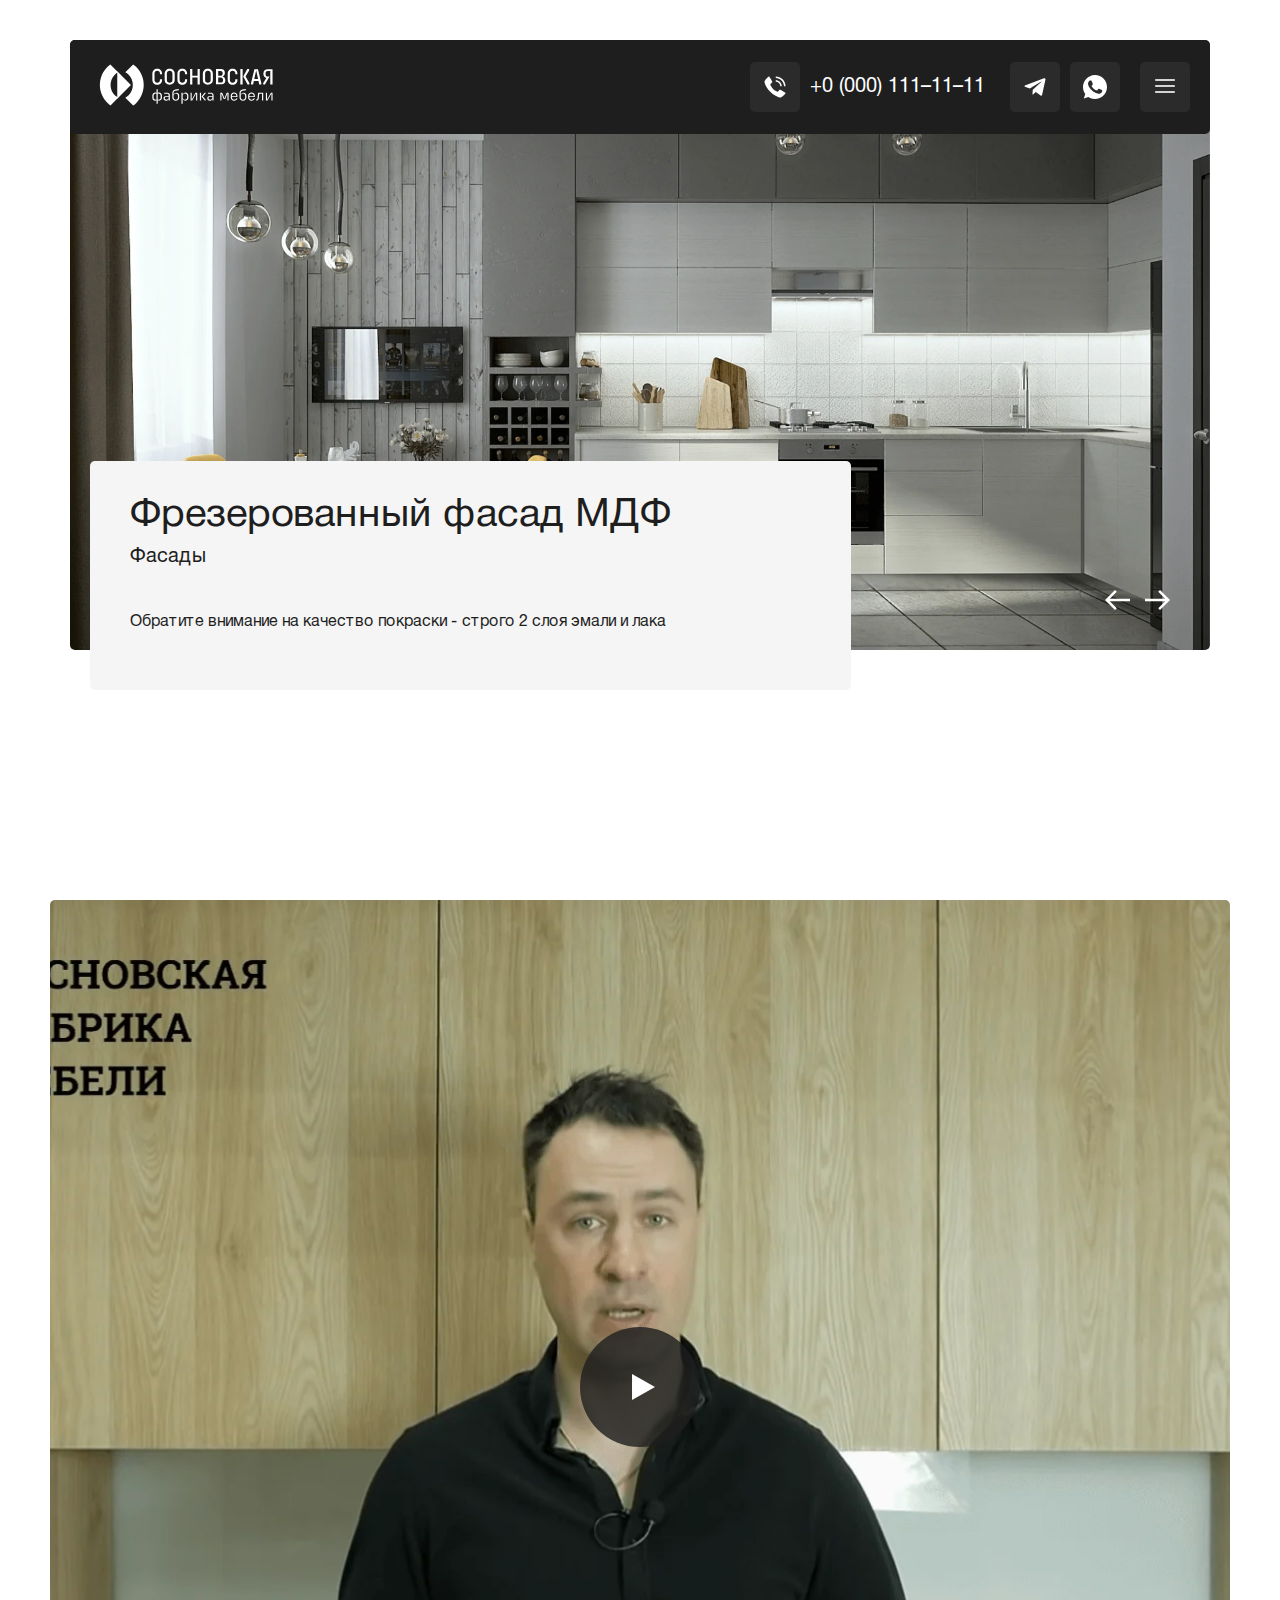
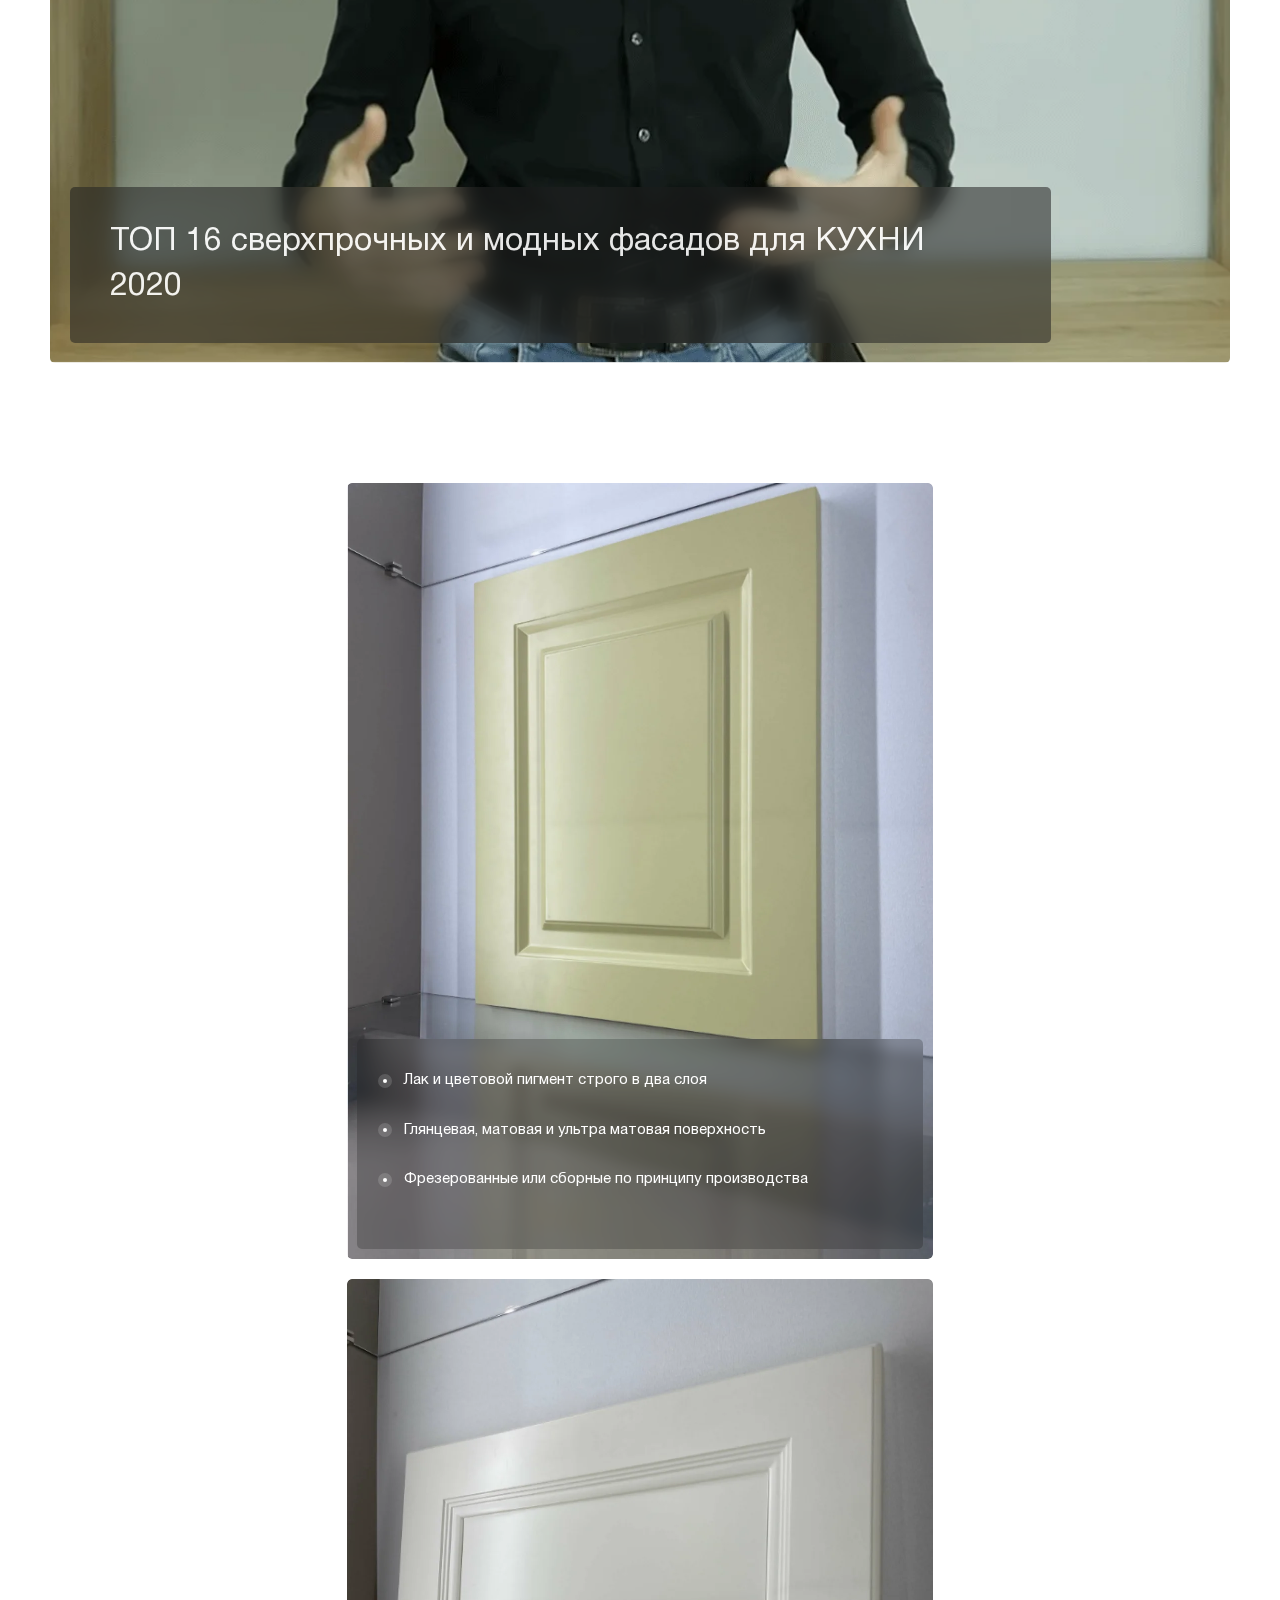
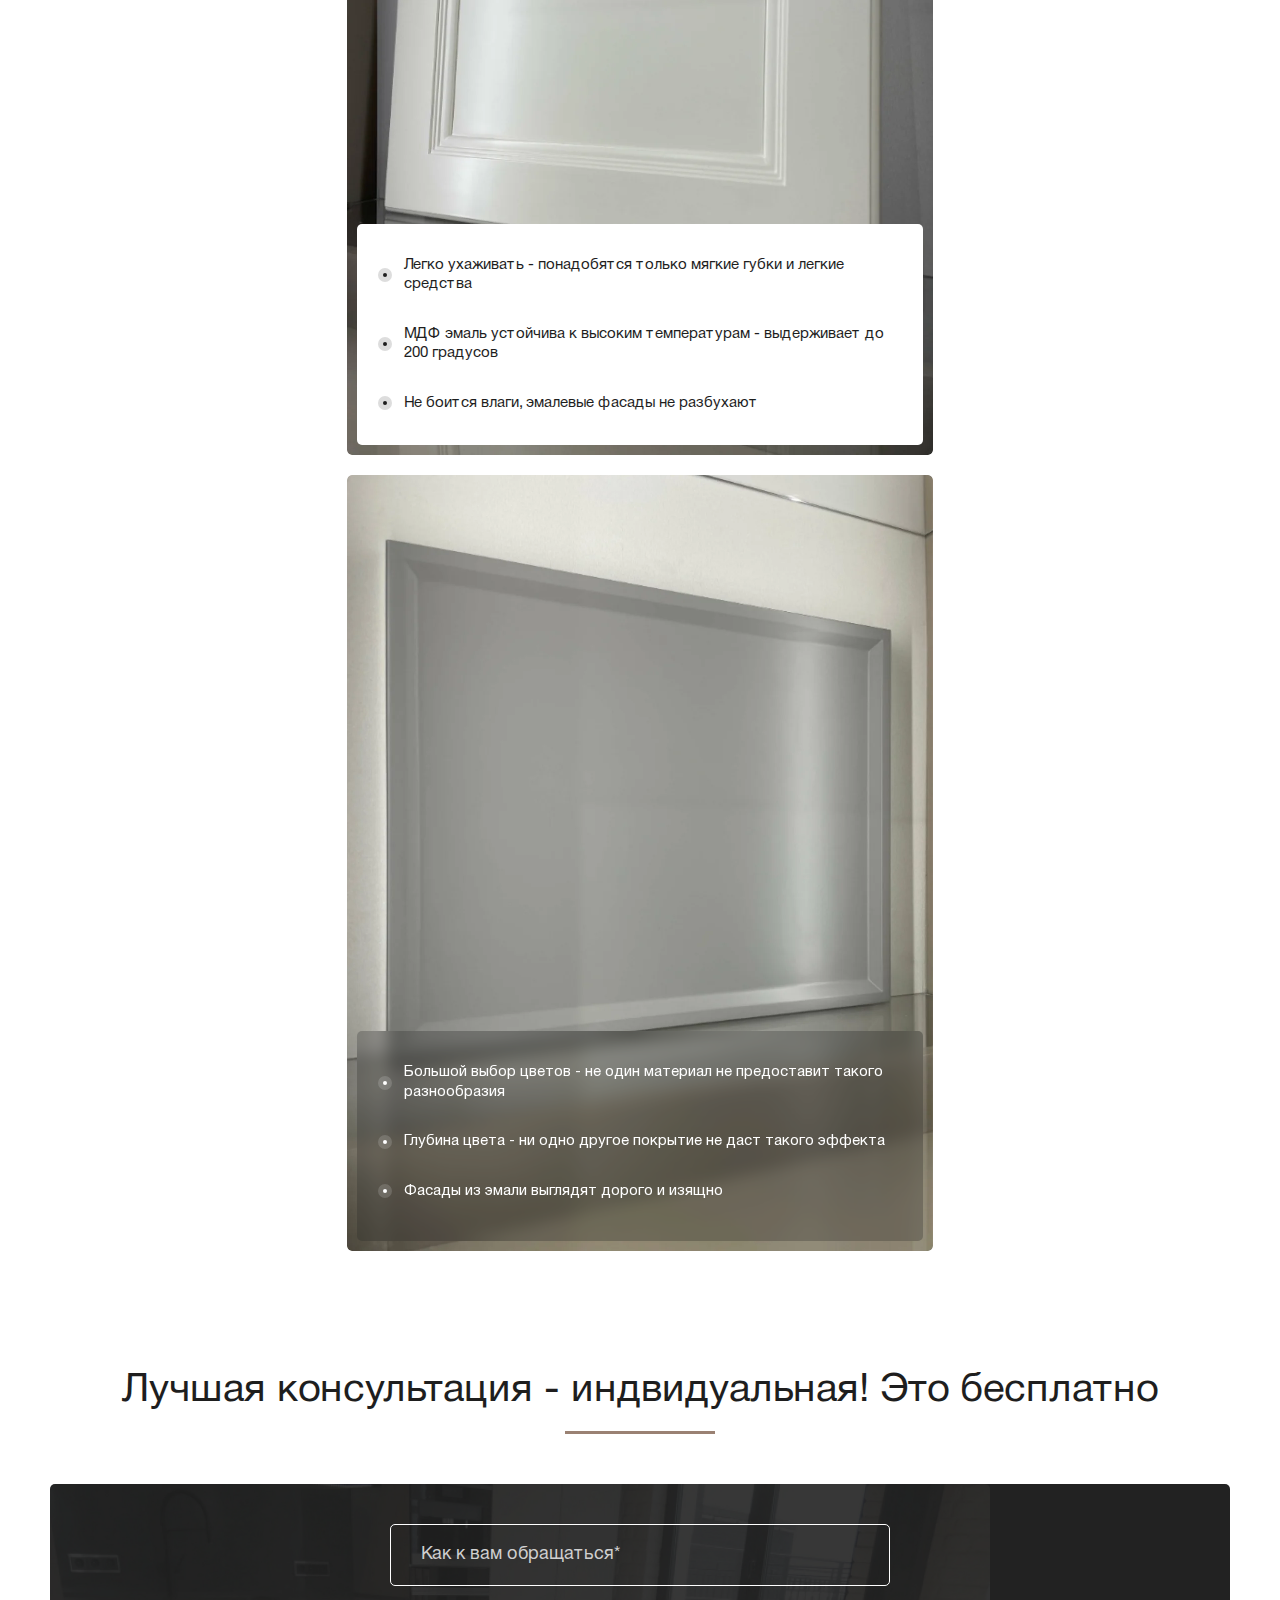
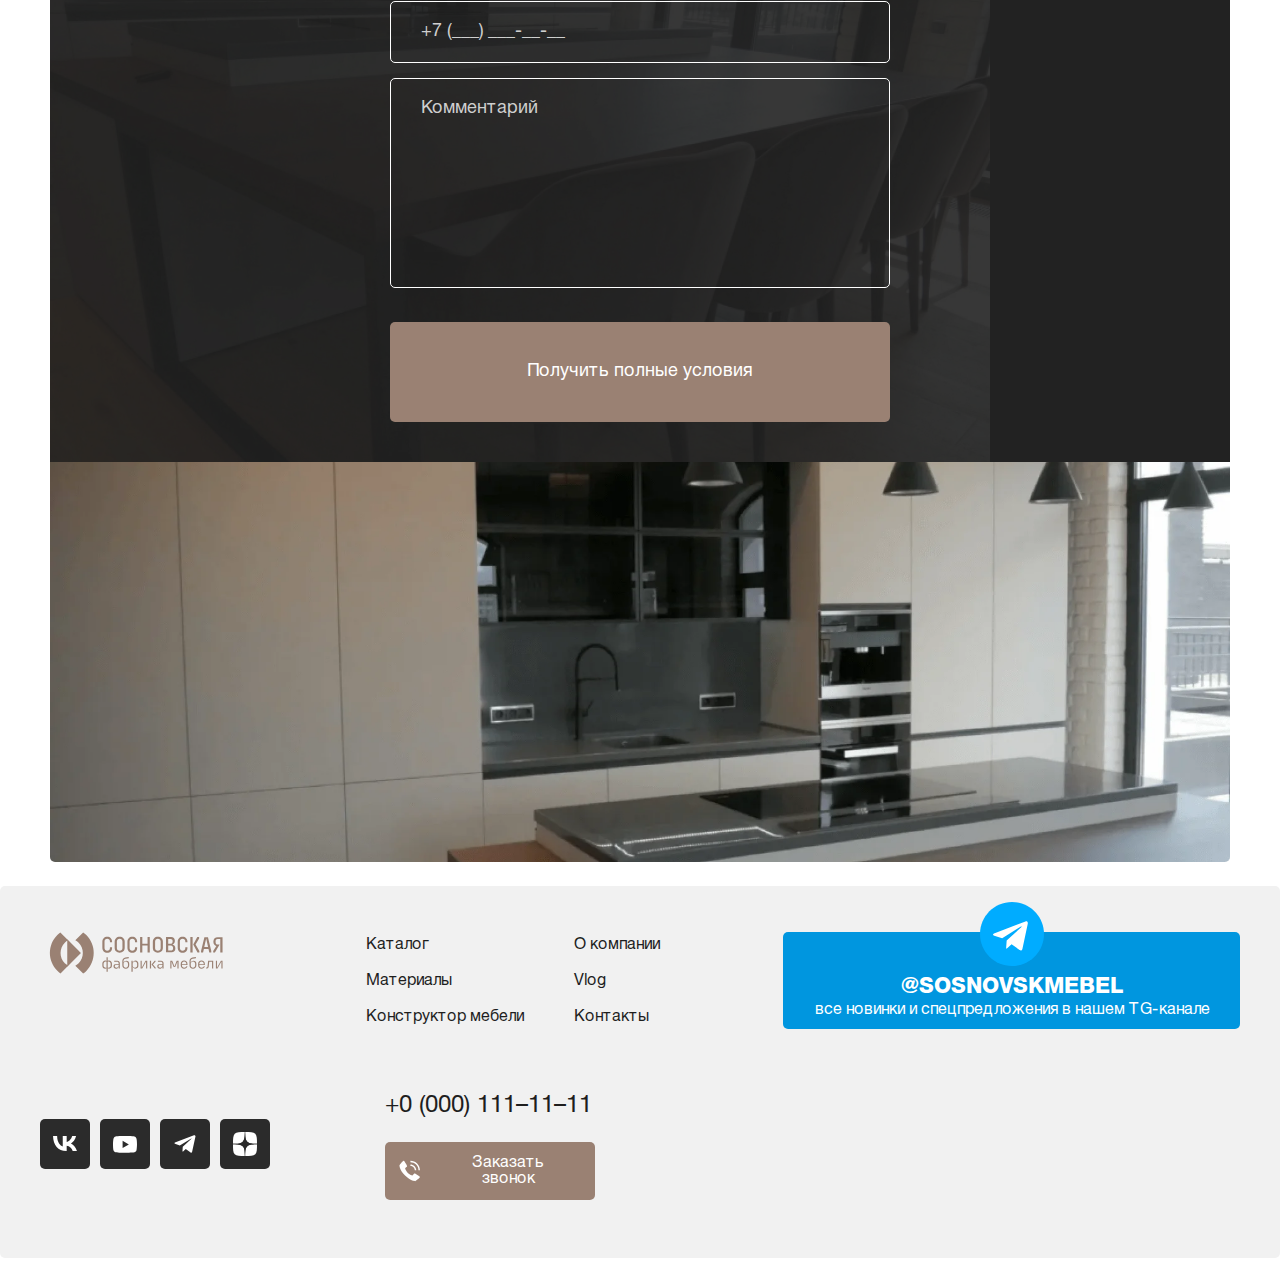
<file: materials-single.html>
<!DOCTYPE html>
<html lang="ru">
    <head>
        <meta charset="UTF-8">
        <meta name="viewport" content="width=device-width, initial-scale=1.0">

        <link rel="shortcut icon" href="favicon.ico" type="image/x-icon">    
    
        <link rel="stylesheet" href="css/fancybox.css">
        <link rel="stylesheet" href="css/swiper.min.css">
        <link rel="stylesheet" href="css/style.css">
    
        <title>Фрезерованный фасад МДФ</title>
    </head>
<body>
    <header class="header">
        <div class="container">
            <a href="index.html" class="logo">
                <svg width="195" height="60" viewBox="0 0 195 60" fill="none" xmlns="http://www.w3.org/2000/svg">
                    <path d="M27.2427 43.6449L40.9112 29.9764L27.2427 16.3551V43.6449Z" fill="white"/>
                    <path d="M24.7918 40.2985C19.183 34.6897 19.183 25.3574 24.7918 19.7486C25.7344 18.806 26.8656 17.8633 28.1382 17.2977L20.3142 9.42655C19.183 10.1807 18.2403 11.1233 17.3448 12.066C7.44692 21.9639 7.44692 37.8947 17.3448 47.7926C18.2875 48.7353 19.4186 49.6779 20.5027 50.432L28.3739 42.5609C27.0541 41.9482 25.923 41.194 24.7918 40.2985Z" fill="white"/>
                    <path d="M46.3313 12.066C45.3887 11.1233 44.2575 10.1807 43.1734 9.42655L35.3022 17.2977C36.4334 17.8633 37.5646 18.806 38.6487 19.7486C44.2575 25.3574 44.2575 34.6897 38.6487 40.2985C37.706 41.2412 36.5748 42.1838 35.3022 42.7494L43.1734 50.6206C44.3046 49.8665 45.2473 48.9238 46.3313 47.9811C56.2292 38.0361 56.2292 21.9639 46.3313 12.066Z" fill="white"/>
                    <path d="M177.691 15.978C177.078 15.978 176.559 16.1665 176.182 16.5436C175.805 16.9207 175.617 17.392 175.617 18.0047V19.4187C175.617 20.0314 175.805 20.5499 176.182 20.9269C176.559 21.304 177.078 21.4925 177.691 21.4925H179.623L174.91 29.5051H173.213V28.0911L176.371 23.0479C175.428 22.8123 174.721 22.3409 174.203 21.5868C173.684 20.8798 173.401 19.9843 173.401 18.9474V18.4289C173.401 17.1563 173.778 16.1194 174.58 15.3181C175.381 14.5169 176.418 14.1398 177.691 14.1398H182.545V29.5051H180.283V15.978H177.691Z" fill="white"/>
                    <path d="M164.257 24.0377H168.075L166.19 15.5067L164.257 24.0377ZM161.052 29.5051V28.0911L164.399 14.1398H167.981L171.28 28.0911V29.5051H169.3L168.499 25.923H163.88L163.079 29.5051H161.052Z" fill="white"/>
                    <path d="M153.229 21.5868L157.282 14.0927H159.12V15.5067L155.585 21.5397L159.356 28.044V29.458H157.518L153.229 21.5868ZM150.354 29.5051V14.0927H152.616V29.458H150.354V29.5051Z" fill="white"/>
                    <path d="M147.431 24.3205V24.9804C147.431 26.4415 147.007 27.5727 146.111 28.4682C145.216 29.3637 144.085 29.7879 142.623 29.7879C141.115 29.7879 139.937 29.3637 139.041 28.4211C138.146 27.5255 137.722 26.3472 137.722 24.839V18.7588C137.722 17.2977 138.146 16.1194 139.041 15.1767C139.937 14.2812 141.115 13.8099 142.623 13.8099C144.085 13.8099 145.216 14.2812 146.111 15.1296C147.007 16.0251 147.431 17.1563 147.431 18.6174V19.2773H145.31V18.476C145.31 17.6748 145.027 17.0149 144.556 16.5436C144.037 16.0723 143.378 15.7895 142.576 15.7895C141.775 15.7895 141.115 16.0723 140.597 16.5436C140.125 17.0149 139.89 17.6748 139.89 18.476V25.1218C139.89 25.923 140.125 26.5829 140.597 27.1013C141.068 27.6198 141.728 27.8083 142.576 27.8083C143.378 27.8083 144.037 27.5727 144.556 27.1013C145.027 26.63 145.31 25.9701 145.31 25.1218V24.3205H147.431Z" fill="white"/>
                    <path d="M130.935 22.6237H128.201V27.6198H130.935C131.548 27.6198 132.066 27.4313 132.443 27.0542C132.82 26.6771 133.056 26.1587 133.056 25.4988V24.6976C133.056 24.0848 132.867 23.5664 132.443 23.1893C132.066 22.8123 131.548 22.6237 130.935 22.6237ZM130.558 15.978H128.201V20.7384H130.558C131.17 20.7384 131.689 20.5499 132.066 20.1728C132.443 19.7958 132.632 19.2773 132.632 18.6174V18.0518C132.632 17.4391 132.443 16.9207 132.066 16.5436C131.689 16.1665 131.218 15.978 130.558 15.978ZM125.986 29.5051V14.0927H131.218C132.302 14.0927 133.197 14.4226 133.857 15.0825C134.517 15.7423 134.847 16.6379 134.847 17.7219V18.099C134.847 18.9945 134.611 19.7486 134.187 20.3614C133.763 20.9741 133.15 21.3983 132.396 21.5868C133.291 21.7753 133.998 22.1524 134.517 22.8123C135.035 23.4721 135.318 24.2734 135.318 25.216V25.6874C135.318 26.8185 134.988 27.7141 134.281 28.3739C133.621 29.0338 132.679 29.3637 131.595 29.3637H125.986V29.5051Z" fill="white"/>
                    <path d="M115.098 24.9804C115.098 25.8288 115.333 26.4886 115.852 27.0071C116.37 27.5255 117.03 27.7612 117.879 27.7612C118.727 27.7612 119.387 27.5255 119.905 27.0071C120.424 26.4886 120.659 25.8288 120.659 24.9804V18.5703C120.659 17.7219 120.377 17.0621 119.905 16.5436C119.387 16.0251 118.68 15.7895 117.879 15.7895C117.077 15.7895 116.37 16.0723 115.852 16.5436C115.333 17.0621 115.098 17.7219 115.098 18.5703V24.9804ZM112.835 18.8531C112.835 17.3449 113.307 16.1194 114.202 15.2239C115.145 14.2812 116.323 13.8099 117.832 13.8099C119.34 13.8099 120.565 14.2812 121.508 15.2239C122.451 16.1665 122.875 17.392 122.875 18.8531V24.6976C122.875 26.2058 122.403 27.4313 121.508 28.3739C120.565 29.3166 119.34 29.7408 117.832 29.7408C116.323 29.7408 115.098 29.2694 114.202 28.3739C113.26 27.4313 112.835 26.2058 112.835 24.6976V18.8531Z" fill="white"/>
                    <path d="M100.11 29.5051V14.0927H102.325V20.7384H107.557V14.0927H109.772V29.5051H107.557V22.6237H102.325V29.5051H100.11Z" fill="white"/>
                    <path d="M97.1405 24.3205V24.9804C97.1405 26.4415 96.7163 27.5727 95.8208 28.4682C94.9253 29.3637 93.7941 29.7879 92.333 29.7879C90.8247 29.7879 89.6464 29.3637 88.7509 28.4211C87.8553 27.5255 87.4312 26.3472 87.4312 24.839V18.7588C87.4312 17.2977 87.8553 16.1194 88.7509 15.1767C89.6464 14.2812 90.8247 13.8099 92.333 13.8099C93.7941 13.8099 94.9253 14.2812 95.8208 15.1296C96.7163 16.0251 97.1405 17.1563 97.1405 18.6174V19.2773H95.0195V18.476C95.0195 17.6748 94.7367 17.0149 94.2654 16.5436C93.7469 16.0723 93.0871 15.7895 92.2858 15.7895C91.4846 15.7895 90.8247 16.0723 90.3063 16.5436C89.8349 17.0149 89.5993 17.6748 89.5993 18.476V25.1218C89.5993 25.923 89.8349 26.5829 90.3063 27.1013C90.7776 27.6198 91.4374 27.8083 92.2858 27.8083C93.0871 27.8083 93.7469 27.5727 94.2654 27.1013C94.7367 26.63 95.0195 25.9701 95.0195 25.1218V24.3205H97.1405Z" fill="white"/>
                    <path d="M76.8734 24.9804C76.8734 25.8288 77.1091 26.4886 77.6276 27.0071C78.146 27.5255 78.8059 27.7612 79.6543 27.7612C80.5027 27.7612 81.1625 27.5255 81.681 27.0071C82.1994 26.4886 82.4351 25.8288 82.4351 24.9804V18.5703C82.4351 17.7219 82.1523 17.0621 81.681 16.5436C81.1625 16.0251 80.4555 15.7895 79.6543 15.7895C78.853 15.7895 78.146 16.0723 77.6276 16.5436C77.1091 17.0621 76.8734 17.7219 76.8734 18.5703V24.9804ZM74.6582 18.8531C74.6582 17.3449 75.1295 16.1194 76.0251 15.2239C76.9677 14.2812 78.146 13.8099 79.6543 13.8099C81.1625 13.8099 82.388 14.2812 83.3306 15.2239C84.2733 16.1665 84.6975 17.392 84.6975 18.8531V24.6976C84.6975 26.2058 84.2262 27.4313 83.3306 28.3739C82.388 29.3166 81.1625 29.7408 79.6543 29.7408C78.146 29.7408 76.9206 29.2694 76.0251 28.3739C75.0824 27.4313 74.6582 26.2058 74.6582 24.6976V18.8531Z" fill="white"/>
                    <path d="M72.0658 24.3205V24.9804C72.0658 26.4415 71.6416 27.5727 70.7461 28.4682C69.8506 29.3637 68.7194 29.7879 67.2582 29.7879C65.75 29.7879 64.5717 29.3637 63.6762 28.4211C62.7806 27.5255 62.3564 26.3472 62.3564 24.839V18.7588C62.3564 17.2977 62.7806 16.1194 63.6762 15.1767C64.5717 14.2812 65.75 13.8099 67.2582 13.8099C68.7194 13.8099 69.8506 14.2812 70.7461 15.1296C71.6416 16.0251 72.0658 17.1563 72.0658 18.6174V19.2773H69.9448V18.476C69.9448 17.6748 69.662 17.0149 69.1907 16.5436C68.6722 16.0723 68.0124 15.7895 67.2111 15.7895C66.4099 15.7895 65.75 16.0723 65.2315 16.5436C64.7602 17.0149 64.5245 17.6748 64.5245 18.476V25.1218C64.5245 25.923 64.7602 26.5829 65.2315 27.1013C65.7029 27.5727 66.3627 27.8083 67.2111 27.8083C68.0124 27.8083 68.6722 27.5727 69.1907 27.1013C69.662 26.63 69.9448 25.9701 69.9448 25.1218V24.3205H72.0658Z" fill="white"/>
                    <path d="M177.031 37.7062V44.8704L180.895 37.7062H182.545V45.5774H181.414V38.4603L177.549 45.5774H175.899V37.7062H177.031Z" fill="white"/>
                    <path d="M166.425 45.6245H166.143V44.5405H166.378C166.661 44.5405 166.944 44.4462 167.132 44.2577C167.321 44.0691 167.462 43.8335 167.509 43.5035L168.122 37.6591H173.212V45.5302H172.034V38.7431H169.206L168.688 43.6449C168.641 44.2577 168.405 44.729 167.981 45.106C167.557 45.4831 167.038 45.6245 166.425 45.6245Z" fill="white"/>
                    <path d="M163.739 41.1469V40.817C163.739 40.1571 163.551 39.6386 163.126 39.2144C162.702 38.8374 162.184 38.6017 161.524 38.6017C160.864 38.6017 160.298 38.7903 159.921 39.2144C159.497 39.6386 159.309 40.1571 159.309 40.817V41.1469H163.739ZM164.823 43.1265C164.635 43.9277 164.258 44.5405 163.692 45.0118C163.126 45.4831 162.372 45.7188 161.524 45.7188C160.487 45.7188 159.686 45.436 159.073 44.7761C158.46 44.1634 158.13 43.3621 158.13 42.3252V41.0055C158.13 40.0157 158.413 39.1673 159.026 38.5546C159.639 37.9419 160.44 37.6119 161.477 37.6119C162.467 37.6119 163.315 37.9419 163.928 38.5546C164.54 39.1673 164.87 40.0157 164.87 41.0055V42.0424H159.356V42.4666C159.356 43.1265 159.544 43.6449 159.969 44.0691C160.393 44.4933 160.911 44.6819 161.618 44.6819C162.137 44.6819 162.608 44.5405 162.985 44.2577C163.362 43.9749 163.598 43.5978 163.739 43.1265H164.823Z" fill="white"/>
                    <path d="M150.73 40.8641V42.3723C150.73 43.0322 150.919 43.5978 151.343 44.022C151.767 44.4462 152.286 44.6347 152.946 44.6347C153.605 44.6347 154.171 44.4462 154.548 44.022C154.972 43.5978 155.161 43.0793 155.161 42.3723V40.8641C155.161 40.2042 154.925 39.6386 154.548 39.2145C154.124 38.7903 153.605 38.6017 152.946 38.6017C152.286 38.6017 151.72 38.8374 151.343 39.2145C150.919 39.6386 150.73 40.2042 150.73 40.8641ZM155.915 35.2082L152.616 35.6795C152.05 35.7738 151.579 36.0094 151.202 36.4336C150.825 36.8578 150.683 37.3291 150.683 37.9419V39.78C150.872 39.1202 151.202 38.6489 151.72 38.2718C152.239 37.8947 152.804 37.7062 153.511 37.7062C154.36 37.7062 155.019 37.989 155.585 38.5075C156.103 39.0259 156.386 39.7329 156.386 40.6284V42.3723C156.386 43.4093 156.056 44.2105 155.444 44.8232C154.831 45.436 153.982 45.7659 152.993 45.7659C151.956 45.7659 151.107 45.436 150.448 44.8232C149.788 44.2105 149.505 43.3621 149.505 42.3252V37.989C149.505 37.0935 149.788 36.3394 150.306 35.7266C150.825 35.1139 151.579 34.7368 152.427 34.5954L155.915 34.1241V35.2082Z" fill="white"/>
                    <path d="M146.347 41.1469V40.817C146.347 40.1571 146.159 39.6386 145.734 39.2144C145.31 38.8374 144.792 38.6017 144.132 38.6017C143.472 38.6017 142.906 38.7903 142.529 39.2144C142.105 39.6386 141.917 40.1571 141.917 40.817V41.1469H146.347ZM147.431 43.1265C147.243 43.9277 146.866 44.5405 146.3 45.0118C145.734 45.4831 144.98 45.7188 144.132 45.7188C143.095 45.7188 142.294 45.436 141.681 44.7761C141.068 44.1634 140.738 43.3621 140.738 42.3252V41.0055C140.738 40.0157 141.021 39.1673 141.634 38.5546C142.247 37.9419 143.048 37.6119 144.085 37.6119C145.122 37.6119 145.923 37.9419 146.536 38.5546C147.148 39.1673 147.478 40.0157 147.478 41.0055V42.0424H141.964V42.4666C141.964 43.1265 142.152 43.6449 142.576 44.0691C143.001 44.4933 143.519 44.6819 144.226 44.6819C144.745 44.6819 145.216 44.5405 145.593 44.2577C145.97 43.9749 146.206 43.5978 146.347 43.1265H147.431Z" fill="white"/>
                    <path d="M138.57 37.7062V45.5774H137.439V38.4132L135.224 44.1163H133.668L131.453 38.4132V45.5774H130.322V37.7062H132.207L134.469 43.5507L136.685 37.7062H138.57Z" fill="white"/>
                    <path d="M122.356 41.8539H120.188C119.67 41.8539 119.246 41.9953 118.916 42.231C118.586 42.4666 118.444 42.8437 118.444 43.2207C118.444 43.6449 118.586 44.022 118.916 44.2577C119.246 44.5405 119.67 44.6347 120.235 44.6347C120.848 44.6347 121.32 44.4462 121.697 44.1163C122.074 43.7392 122.309 43.2679 122.356 42.6551V41.8539ZM123.582 40.2042V45.5774H122.404V43.6449C122.215 44.2577 121.885 44.7761 121.414 45.1532C120.942 45.5302 120.377 45.6716 119.717 45.6716C118.963 45.6716 118.397 45.4831 117.926 45.0589C117.455 44.6347 117.266 44.0691 117.266 43.3621C117.266 42.6551 117.502 42.0424 118.02 41.6182C118.539 41.194 119.199 40.9584 120 40.9584H122.404V40.2514C122.404 39.8272 122.262 39.4501 121.979 39.1673C121.697 38.8845 121.32 38.7431 120.895 38.7431H117.926V37.7062H121.084C121.838 37.7062 122.451 37.9419 122.875 38.4132C123.346 38.8845 123.582 39.4501 123.582 40.2042Z" fill="white"/>
                    <path d="M111.563 41.4768L114.627 37.7062H115.569V38.4603L112.93 41.4768L115.711 44.8233V45.5774H114.768L111.563 41.4768ZM109.866 45.5774V37.7062H111.092V45.5774H109.866Z" fill="white"/>
                    <path d="M101.712 37.7062V44.8704L105.53 37.7062H107.227V45.5774H106.096V38.4603L102.231 45.5774H100.581V37.7062H101.712Z" fill="white"/>
                    <path d="M92.663 42.4666C92.663 43.1736 92.8515 43.6921 93.2757 44.1163C93.6999 44.5405 94.2183 44.729 94.8782 44.729C95.5381 44.729 96.1036 44.5405 96.5278 44.1163C96.952 43.6921 97.1406 43.1736 97.1406 42.4666V40.8641C97.1406 40.2042 96.952 39.6386 96.5278 39.2144C96.1036 38.7903 95.5852 38.6017 94.8782 38.6017C94.2183 38.6017 93.6527 38.8374 93.2757 39.2144C92.8515 39.6386 92.663 40.1571 92.663 40.8641V42.4666ZM91.4375 48.7353V37.7062H92.663V39.6858C92.8515 39.0259 93.1814 38.5546 93.6999 38.1775C94.2183 37.8005 94.7839 37.6119 95.4909 37.6119C96.3393 37.6119 96.9992 37.8947 97.5648 38.4132C98.0832 38.9317 98.366 39.6386 98.366 40.5342V42.7494C98.366 43.6449 98.0832 44.3519 97.5648 44.8704C97.0463 45.3888 96.3393 45.6716 95.4909 45.6716C94.7839 45.6716 94.1712 45.4831 93.6999 45.106C93.1814 44.729 92.8515 44.2105 92.663 43.5507V48.6881H91.4375V48.7353Z" fill="white"/>
                    <path d="M83.5663 40.8641V42.3723C83.5663 43.0322 83.7548 43.5978 84.179 44.022C84.6032 44.4462 85.1217 44.6347 85.7815 44.6347C86.4414 44.6347 87.007 44.4462 87.384 44.022C87.8082 43.5978 87.9968 43.0793 87.9968 42.3723V40.8641C87.9968 40.2042 87.7611 39.6386 87.384 39.2145C86.9598 38.7903 86.4414 38.6017 85.7815 38.6017C85.1217 38.6017 84.5561 38.8374 84.179 39.2145C83.7548 39.6386 83.5663 40.2042 83.5663 40.8641ZM88.7509 35.2082L85.4516 35.6795C84.886 35.7738 84.4147 36.0094 84.0376 36.4336C83.6605 36.8578 83.5191 37.3291 83.5191 37.9419V39.78C83.7077 39.1202 84.0376 38.6489 84.5561 38.2718C85.0745 37.8947 85.6401 37.7062 86.3471 37.7062C87.1955 37.7062 87.8554 37.989 88.421 38.5075C88.9394 39.0259 89.2222 39.7329 89.2222 40.6284V42.3723C89.2222 43.4093 88.8923 44.2105 88.2796 44.8232C87.6668 45.436 86.8184 45.7659 85.8286 45.7659C84.7917 45.7659 83.9433 45.436 83.2835 44.8232C82.6236 44.2105 82.3408 43.3621 82.3408 42.3252V37.989C82.3408 37.0935 82.6236 36.3394 83.1421 35.7266C83.6605 35.1139 84.4147 34.7368 85.263 34.5954L88.7509 34.1241V35.2082Z" fill="white"/>
                    <path d="M78.6643 41.8539H76.4962C75.9778 41.8539 75.5536 41.9953 75.2236 42.231C74.8937 42.4666 74.7523 42.8437 74.7523 43.2207C74.7523 43.6449 74.8937 44.022 75.2236 44.2577C75.5536 44.5405 75.9778 44.6347 76.5433 44.6347C77.1561 44.6347 77.6274 44.4462 78.0045 44.1163C78.3815 43.7392 78.6172 43.2679 78.6643 42.6551V41.8539ZM79.8426 40.2042V45.5774H78.6643V43.6449C78.4758 44.2577 78.1459 44.7761 77.6745 45.1532C77.2032 45.5302 76.6376 45.6716 75.9778 45.6716C75.2236 45.6716 74.658 45.4831 74.1867 45.0589C73.7154 44.6347 73.5269 44.0691 73.5269 43.3621C73.5269 42.6551 73.7625 42.0424 74.281 41.6182C74.7994 41.194 75.4593 40.9584 76.2606 40.9584H78.6643V40.2514C78.6643 39.8272 78.5229 39.4501 78.2401 39.1673C77.9573 38.8845 77.5803 38.7431 77.1561 38.7431H74.1867V37.7062H77.3446C78.0987 37.7062 78.7115 37.9419 79.1357 38.4132C79.607 38.8845 79.8426 39.4501 79.8426 40.2042Z" fill="white"/>
                    <path d="M63.5819 42.4666C63.5819 43.1736 63.7704 43.6921 64.1946 44.1163C64.6188 44.5405 65.1373 44.729 65.7971 44.729C66.0328 44.729 66.2685 44.6819 66.5041 44.6347V38.696C66.2685 38.6489 66.0328 38.6017 65.7971 38.6017C65.1373 38.6017 64.5717 38.8374 64.1946 39.2145C63.7704 39.6386 63.5819 40.1571 63.5819 40.8641V42.4666ZM67.7296 44.6347C67.9652 44.6819 68.2009 44.729 68.4366 44.729C69.0964 44.729 69.662 44.5405 70.0391 44.1163C70.4633 43.6921 70.6518 43.1736 70.6518 42.4666V40.8641C70.6518 40.2042 70.4633 39.6386 70.0391 39.2145C69.6149 38.7903 69.0964 38.6017 68.4366 38.6017C68.2009 38.6017 67.9181 38.6489 67.7296 38.696V44.6347ZM65.2315 45.7188C64.3831 45.7188 63.6762 45.436 63.1577 44.9175C62.6392 44.3991 62.3564 43.6921 62.3564 42.7965V40.5342C62.3564 39.6387 62.5921 38.9317 63.1577 38.4132C63.6762 37.8947 64.3831 37.6119 65.2315 37.6119C65.7029 37.6119 66.1271 37.7062 66.5513 37.9419V34.2184H67.7296V37.9419C68.1066 37.7533 68.5308 37.6119 69.0493 37.6119C69.8977 37.6119 70.6047 37.8947 71.1231 38.4132C71.6416 38.9317 71.9244 39.6387 71.9244 40.5342V42.7494C71.9244 43.6449 71.6416 44.3519 71.1231 44.8704C70.6047 45.3888 69.8977 45.6716 69.0493 45.6716C68.578 45.6716 68.1066 45.5774 67.7296 45.3417V48.6881H66.5513V45.3417C66.1742 45.6245 65.7029 45.7188 65.2315 45.7188Z" fill="white"/>
                </svg>                    
            </a>
            <nav class="header__nav">
                <a href="catalog.html" class="nav__link text-secondary">Каталог</a>
                <a href="materials.html" class="nav__link text-secondary">Материалы</a>
                <a href="#" class="nav__link text-secondary">Конструктор мебели</a>
                <a href="about.html" class="nav__link text-secondary">О компании</a>
            </nav>
            <div class="header__buttons">
                <div class="button-wrapper">
                    <div class="social-button" data-modal="feedback-modal">
                        <svg width="24" height="24" viewBox="0 0 24 24" fill="none" xmlns="http://www.w3.org/2000/svg">
                            <path d="M22.0448 17.52C21.3892 16.9703 17.5448 14.5358 16.9058 14.6475C16.6058 14.7008 16.3763 14.9565 15.762 15.6893C15.4779 16.0499 15.166 16.3877 14.829 16.6995C14.2116 16.5504 13.614 16.3288 13.0485 16.0395C10.831 14.9599 9.03947 13.1679 7.9605 10.95C7.67118 10.3846 7.44964 9.78691 7.3005 9.1695C7.6123 8.83252 7.95009 8.52056 8.31075 8.2365C9.04275 7.62225 9.29925 7.39425 9.3525 7.09275C9.46425 6.45225 7.0275 2.60925 6.48 1.95375C6.2505 1.68225 6.042 1.5 5.775 1.5C5.001 1.5 1.5 5.829 1.5 6.39C1.5 6.43575 1.575 10.9425 7.26675 16.7333C13.0575 22.425 17.5642 22.5 17.61 22.5C18.171 22.5 22.5 18.999 22.5 18.225C22.5 17.958 22.3177 17.7495 22.0448 17.52ZM17.25 11.25H18.75C18.7482 9.65925 18.1155 8.13416 16.9907 7.00933C15.8658 5.8845 14.3408 5.25179 12.75 5.25V6.75C13.9431 6.75119 15.087 7.22568 15.9307 8.06933C16.7743 8.91299 17.2488 10.0569 17.25 11.25Z" fill="white"/>
                            <path d="M21 11.25H22.5C22.497 8.66505 21.4688 6.18683 19.641 4.359C17.8132 2.53116 15.3349 1.50298 12.75 1.5V3C14.9372 3.00258 17.0342 3.8726 18.5808 5.41922C20.1274 6.96584 20.9974 9.06276 21 11.25Z" fill="white"/>
                        </svg>                            
                    </div>
                    <a href="tel:+0(000)111–11–11" class="text-secondary">
                        +0 (000) 111–11–11
                    </a>
                </div>
                <div class="button-wrapper">
                    <a href="#" class="social-button">
                        <svg width="24" height="24" viewBox="0 0 24 24" fill="none" xmlns="http://www.w3.org/2000/svg">
                            <path d="M1.96269 11.874L6.79269 13.5142L18.2609 6.50325C18.4274 6.402 18.5977 6.62775 18.4544 6.75975L9.77244 14.751L9.44994 19.2247C9.44467 19.2997 9.46231 19.3745 9.50052 19.4391C9.53872 19.5038 9.59569 19.5554 9.66386 19.5869C9.73203 19.6185 9.80819 19.6286 9.88223 19.6159C9.95628 19.6032 10.0247 19.5682 10.0784 19.5157L12.7514 16.887L17.6384 20.586C18.1649 20.985 18.9277 20.7037 19.0694 20.0587L22.4722 4.60875C22.6664 3.7275 21.8024 2.9835 20.9602 3.306L1.93869 10.59C1.34169 10.8187 1.35819 11.6685 1.96269 11.874Z" fill="white"/>
                        </svg>                            
                    </a>
                    <a href="#" class="social-button">
                        <svg width="24" height="24" viewBox="0 0 24 24" fill="none" xmlns="http://www.w3.org/2000/svg">
                            <g clip-path="url(#clip0_55_200)">
                            <path d="M12.003 0H11.997C5.3805 0 0 5.382 0 12C0 14.625 0.846 17.058 2.2845 19.0335L0.789 23.4915L5.4015 22.017C7.299 23.274 9.5625 24 12.003 24C18.6195 24 24 18.6165 24 12C24 5.3835 18.6195 0 12.003 0ZM18.9855 16.9455C18.696 17.763 17.547 18.441 16.6305 18.639C16.0035 18.7725 15.1845 18.879 12.4275 17.736C8.901 16.275 6.63 12.6915 6.453 12.459C6.2835 12.2265 5.028 10.5615 5.028 8.8395C5.028 7.1175 5.9025 6.279 6.255 5.919C6.5445 5.6235 7.023 5.4885 7.482 5.4885C7.6305 5.4885 7.764 5.496 7.884 5.502C8.2365 5.517 8.4135 5.538 8.646 6.0945C8.9355 6.792 9.6405 8.514 9.7245 8.691C9.81 8.868 9.8955 9.108 9.7755 9.3405C9.663 9.5805 9.564 9.687 9.387 9.891C9.21 10.095 9.042 10.251 8.865 10.47C8.703 10.6605 8.52 10.8645 8.724 11.217C8.928 11.562 9.633 12.7125 10.671 13.6365C12.0105 14.829 13.0965 15.21 13.485 15.372C13.7745 15.492 14.1195 15.4635 14.331 15.2385C14.5995 14.949 14.931 14.469 15.2685 13.9965C15.5085 13.6575 15.8115 13.6155 16.1295 13.7355C16.4535 13.848 18.168 14.6955 18.5205 14.871C18.873 15.048 19.1055 15.132 19.191 15.2805C19.275 15.429 19.275 16.1265 18.9855 16.9455Z" fill="white"/>
                            </g>
                            <defs>
                            <clipPath id="clip0_55_200">
                            <rect width="24" height="24" fill="white"/>
                            </clipPath>
                            </defs>
                        </svg> 
                    </a>
                </div>
            </div>
            <div class="social-button burger-button">
                <svg width="26" height="16" viewBox="0 0 22 16" fill="none" xmlns="http://www.w3.org/2000/svg">
                    <path d="M1.99613 -0.00220196C1.7347 0.00352367 1.48591 0.111465 1.30305 0.298379C1.12018 0.485293 1.01778 0.736325 1.01778 0.997813C1.01778 1.2593 1.12018 1.51045 1.30305 1.69736C1.48591 1.88428 1.7347 1.9921 1.99613 1.99783H20.002C20.1352 2.00075 20.2676 1.97711 20.3914 1.92816C20.5153 1.87922 20.6282 1.80597 20.7234 1.71282C20.8186 1.61967 20.8942 1.50849 20.9459 1.38571C20.9975 1.26293 21.0241 1.13101 21.0241 0.997813C21.0241 0.864616 20.9975 0.732811 20.9459 0.610034C20.8942 0.487256 20.8186 0.375956 20.7234 0.282808C20.6282 0.18966 20.5153 0.116525 20.3914 0.06758C20.2676 0.0186353 20.1352 -0.00511849 20.002 -0.00220196H1.99613ZM1.99613 5.99777C1.73065 5.99777 1.47604 6.10325 1.28832 6.29097C1.1006 6.4787 0.995137 6.73335 0.995137 6.99883C0.995137 7.26431 1.1006 7.51896 1.28832 7.70668C1.47604 7.8944 1.73065 7.99977 1.99613 7.99977H20.002C20.2675 7.99977 20.5221 7.8944 20.7098 7.70668C20.8975 7.51896 21.003 7.26431 21.003 6.99883C21.003 6.73335 20.8975 6.4787 20.7098 6.29097C20.5221 6.10325 20.2675 5.99777 20.002 5.99777H1.99613ZM1.90042 11.9998C1.63562 12.0134 1.387 12.1314 1.20902 12.328C1.03104 12.5245 0.93822 12.7835 0.950882 13.0484C0.963543 13.3133 1.08066 13.5624 1.27657 13.741C1.47248 13.9197 1.73123 14.0134 1.99613 14.0017H20.002C20.2668 14.0008 20.5205 13.895 20.7075 13.7074C20.8944 13.5197 20.9994 13.2656 20.9994 13.0008C20.9994 12.7359 20.8944 12.4819 20.7075 12.2943C20.5205 12.1067 20.2668 12.0008 20.002 11.9998H1.99613C1.96424 11.9983 1.93231 11.9983 1.90042 11.9998Z" fill="#D3D3D3"/>
                </svg>    
                <svg width="20" height="20" viewBox="0 0 20 20" fill="none" xmlns="http://www.w3.org/2000/svg">
                    <path d="M1.98831 0.98997C1.78889 0.989996 1.59403 1.04965 1.42876 1.16125C1.26349 1.27286 1.13536 1.43131 1.06082 1.61628C0.986287 1.80125 0.968754 2.00432 1.01047 2.19933C1.05219 2.39434 1.15126 2.57236 1.29495 2.71064L8.58402 9.99968L1.29495 17.2888C1.19875 17.3807 1.12184 17.4909 1.06873 17.6128C1.01563 17.7348 0.987391 17.8661 0.985679 17.9991C0.983966 18.1321 1.00881 18.2642 1.05876 18.3875C1.10871 18.5108 1.18276 18.6229 1.27657 18.7172C1.37038 18.8116 1.48207 18.8862 1.60509 18.9368C1.72812 18.9875 1.86001 19.0131 1.99304 19.0122C2.12608 19.0112 2.25758 18.9836 2.37985 18.9312C2.50212 18.8788 2.6127 18.8024 2.70511 18.7067L10 11.4157L17.291 18.7067C17.3841 18.8001 17.4946 18.8741 17.6164 18.9247C17.7381 18.9753 17.8686 19.0014 18.0004 19.0015C18.1322 19.0017 18.2627 18.9758 18.3845 18.9254C18.5063 18.875 18.617 18.8011 18.7102 18.7079C18.8034 18.6147 18.8773 18.5041 18.9277 18.3823C18.978 18.2605 19.0039 18.1299 19.0038 17.9981C19.0037 17.8663 18.9776 17.7358 18.927 17.6141C18.8765 17.4924 18.8024 17.3819 18.709 17.2888L11.416 9.99968L18.709 2.71064C18.8552 2.57021 18.9553 2.38872 18.996 2.1901C19.0367 1.99149 19.0161 1.78513 18.9369 1.59851C18.8576 1.4119 18.7236 1.25379 18.5524 1.1451C18.3813 1.03642 18.1811 0.982324 17.9785 0.98997C17.7188 0.997712 17.4722 1.10633 17.291 1.29274L10 8.58374L2.70511 1.29274C2.61192 1.19695 2.50048 1.12075 2.37736 1.06875C2.25425 1.01675 2.12196 0.989978 1.98831 0.98997Z" fill="#D3D3D3"/>
                </svg>                           
            </div>
        </div>
    </header>
    <main class="main">
        <section class="main-section main-section--materials-single">
            <div class="container">
                <div class="main-content">
                    <div class="title-wrapper">
                        <h1 class="title title--large">Фрезерованный фасад МДФ</h1>
                        <p class="text-secondary">Фасады</p>
                        <span class="text-primary">Обратите внимание на качество покраски - строго 2 слоя эмали и лака</span>
                    </div>
                    <div class="main-content-bg">
                        <div class="main-slider swiper">
                            <div class="swiper-wrapper">
                                <div class="swiper-slide swiper-slide-active" data-ind="1">
                                    <img src="images/main-picture.webp" alt="Kitchen">
                                </div>
                                <div class="swiper-slide" data-ind="2">
                                    <img src="images/main-content-img2.webp" alt="Kitchen">
                                </div>
                                <div class="swiper-slide" data-ind="3">
                                    <img src="images/main-content-img6.webp" alt="Kitchen">
                                </div>
                                <div class="swiper-slide" data-ind="4">
                                    <img src="images/main-content-img9.webp" alt="Kitchen">
                                </div>
                                <div class="swiper-slide" data-ind="5">
                                    <img src="images/main-content-img10.webp" alt="Kitchen">
                                </div>
                                <div class="swiper-slide swiper-slide-active" data-ind="1">
                                    <img src="images/main-picture.webp" alt="Kitchen">
                                </div>
                                <div class="swiper-slide" data-ind="2">
                                    <img src="images/main-content-img2.webp" alt="Kitchen">
                                </div>
                                <div class="swiper-slide" data-ind="3">
                                    <img src="images/main-content-img6.webp" alt="Kitchen">
                                </div>
                                <div class="swiper-slide" data-ind="4">
                                    <img src="images/main-content-img9.webp" alt="Kitchen">
                                </div>
                                <div class="swiper-slide" data-ind="5">
                                    <img src="images/main-content-img10.webp" alt="Kitchen">
                                </div>
                            </div>
                            <div class="swiper-button-prev">
                                <svg width="25" height="20" viewBox="0 0 25 20" fill="none" xmlns="http://www.w3.org/2000/svg">
                                    <path d="M10 0L11.75 1.75L4.75 8.75H25V11.25H4.75L11.75 18.25L10 20L0 10L10 0Z" fill="white"/>
                                </svg>                            
                            </div>
                            <div class="swiper-button-next">
                                <svg width="25" height="20" viewBox="0 0 25 20" fill="none" xmlns="http://www.w3.org/2000/svg">
                                    <path d="M15 0L13.25 1.75L20.25 8.75H0V11.25H20.25L13.25 18.25L15 20L25 10L15 0Z" fill="white"/>
                                </svg>                            
                            </div>
                            <div class="autoplay-progress">
                              <svg class="progress" viewBox="0 0 48 48">
                                <circle cx="24" cy="24" r="20"></circle>
                              </svg>
                              <svg class="bg" viewBox="0 0 48 48">
                                <circle cx="24" cy="24" r="20"></circle>
                              </svg>
                              <span class="current-slide"></span>
                              <span class="total-slide"></span>
                            </div>
                        </div>
                    </div>
                </div>
            </div>
        </section>
        <section class="materials-single__video-section">
            <div class="container">
                <a class="materials-video__wrapper" href="images/sample-5s.mp4" data-fancybox style="cursor: pointer;">
                    <div class="materials-video__player">
                        <svg width="120" height="120" viewBox="0 0 120 120" fill="none" xmlns="http://www.w3.org/2000/svg">
                            <circle opacity="0.8" cx="60" cy="60" r="60" fill="#1E1E1E"/>
                            <g clip-path="url(#clip0_93_882)">
                            <path fill-rule="evenodd" clip-rule="evenodd" d="M52.0186 47.0081L63.5611 53.4514L74.9978 59.9985L63.5611 66.4418L52.0186 72.9889V47.0081Z" fill="white"/>
                            </g>
                            <defs>
                            <clipPath id="clip0_93_882">
                            <rect width="23" height="26" fill="white" transform="translate(52 47)"/>
                            </clipPath>
                            </defs>
                        </svg>
                        <div class="materials-video-player__description">
                            ТОП 16 сверхпрочных и модных фасадов для КУХНИ 2020
                        </div>                            
                    </div>
                    <div class="materials-video__bg">
                        <img src="images/materials-video-cover.webp" class="materials-video__cover" alt="Обложка" width="1880" height="1063">
                    </div>
                </a>
            </div>
        </section>
        <section class="materials-advantages-section">
            <div class="container container--small">
                <div class="flex-container">
                    <div class="flex-item">
                        <div class="materials-advantages__text-wrapper">
                            <ul class="materials-advantages__list">
                                <li class="materials-advantages__item text-primary">Лак и цветовой пигмент строго в два слоя</li>
                                <li class="materials-advantages__item text-primary">Глянцевая, матовая и ультра матовая поверхность</li>
                                <li class="materials-advantages__item text-primary">Фрезерованные или сборные по принципу производства</li>
                            </ul>
                        </div>
                        <div class="flex-item__bg">
                            <img src="images/materials-advantages-img.webp" alt="Материал" width="586" height="776">
                        </div>
                    </div>
                    <div class="flex-item">
                        <div class="materials-advantages__text-wrapper materials-advantages__text-wrapper--active">
                            <ul class="materials-advantages__list">
                                <li class="materials-advantages__item text-primary">Легко ухаживать - понадобятся только мягкие губки и легкие средства</li>
                                <li class="materials-advantages__item text-primary">МДФ эмаль устойчива к высоким температурам - выдерживает до 200 градусов</li>
                                <li class="materials-advantages__item text-primary">Не боится влаги, эмалевые фасады не разбухают</li>
                            </ul>
                        </div>
                        <div class="flex-item__bg">
                            <img src="images/materials-advantages-img2.webp" alt="Материал" width="586" height="776">
                        </div>
                    </div>
                    <div class="flex-item">
                        <div class="materials-advantages__text-wrapper">
                            <ul class="materials-advantages__list">
                                <li class="materials-advantages__item text-primary">Большой выбор цветов - не один материал не предоставит такого разнообразия</li>
                                <li class="materials-advantages__item text-primary">Глубина цвета - ни одно другое покрытие не даст такого эффекта</li>
                                <li class="materials-advantages__item text-primary">Фасады из эмали выглядят дорого и изящно</li>
                            </ul>
                        </div>
                        <div class="flex-item__bg">
                            <img src="images/materials-advantages-img3.webp" alt="Материал" width="586" height="776">
                        </div>
                    </div>
                </div>
            </div>
        </section>
        <section class="banner-section banner-section--reverse banner-section--materials-single">
            <div class="title-wrapper">
                <h2 class="title">Лучшая консультация - индвидуальная! Это бесплатно</h2>
            </div>
            <div class="container">
                <div class="banner-left">
                    <div class="banner__content-wrapper">
                        <form class="banner-form">
                            <div class="input-wrapper">
                                <input type="text" class="input" placeholder="Как к вам обращаться*">
                            </div>
                            <div class="input-wrapper">
                                <input type="number" class="input" placeholder="+7 (___) ___-__-__">
                            </div>
                            <div class="input-wrapper">
                                <textarea class="input" placeholder="Комментарий"></textarea>
                            </div>
                        </form>
                        <button class="button">Получить полные условия</button>
                    </div>
                    <div class="banner-left__bg">
                        <div class="banner-transparent-bg"></div>
                        <img src="images/banner-left-bg3.webp" alt="Фон" width="940" height="800">
                    </div>
                </div>
                <div class="banner-right">
                    <img src="images/banner-right4.webp" alt="Фон" width="940" height="800">
                </div>
            </div>
        </section>
    </main>
    <footer class="footer">
        <div class="container">
            <div class="footer__nav-wrapper">
                <a href="index.html" class="logo">
                    <svg width="195" height="60" viewBox="0 0 195 60" fill="none" xmlns="http://www.w3.org/2000/svg">
                        <path d="M27.2427 43.6448L40.9112 29.9763L27.2427 16.355V43.6448Z" fill="#9A8173"/>
                        <path d="M24.7918 40.2987C19.183 34.6899 19.183 25.3576 24.7918 19.7488C25.7344 18.8062 26.8656 17.8635 28.1382 17.2979L20.3142 9.42676C19.183 10.1809 18.2403 11.1235 17.3448 12.0662C7.44692 21.9641 7.44692 37.8949 17.3448 47.7928C18.2875 48.7355 19.4186 49.6781 20.5027 50.4323L28.3739 42.5611C27.0541 41.9484 25.923 41.1942 24.7918 40.2987Z" fill="#9A8173"/>
                        <path d="M46.3313 12.0662C45.3887 11.1235 44.2575 10.1809 43.1734 9.42676L35.3022 17.2979C36.4334 17.8635 37.5646 18.8062 38.6487 19.7488C44.2575 25.3576 44.2575 34.6899 38.6487 40.2987C37.706 41.2414 36.5748 42.184 35.3022 42.7496L43.1734 50.6208C44.3046 49.8667 45.2473 48.924 46.3313 47.9814C56.2292 38.0363 56.2292 21.9641 46.3313 12.0662Z" fill="#9A8173"/>
                        <path d="M177.691 15.9783C177.078 15.9783 176.559 16.1668 176.182 16.5439C175.805 16.921 175.617 17.3923 175.617 18.005V19.419C175.617 20.0317 175.805 20.5502 176.182 20.9273C176.559 21.3043 177.078 21.4928 177.691 21.4928H179.623L174.91 29.5054H173.213V28.0914L176.371 23.0482C175.428 22.8126 174.721 22.3412 174.203 21.5871C173.684 20.8801 173.401 19.9846 173.401 18.9477V18.4292C173.401 17.1566 173.778 16.1197 174.58 15.3185C175.381 14.5172 176.418 14.1401 177.691 14.1401H182.545V29.5054H180.283V15.9783H177.691Z" fill="#9A8173"/>
                        <path d="M164.257 24.038H168.075L166.19 15.507L164.257 24.038ZM161.052 29.5054V28.0914L164.399 14.1401H167.981L171.28 28.0914V29.5054H169.3L168.499 25.9233H163.88L163.079 29.5054H161.052Z" fill="#9A8173"/>
                        <path d="M153.229 21.5869L157.282 14.0928H159.12V15.5068L155.585 21.5397L159.356 28.0441V29.4581H157.518L153.229 21.5869ZM150.354 29.5052V14.0928H152.616V29.4581H150.354V29.5052Z" fill="#9A8173"/>
                        <path d="M147.431 24.3207V24.9805C147.431 26.4416 147.007 27.5728 146.111 28.4683C145.216 29.3639 144.085 29.7881 142.623 29.7881C141.115 29.7881 139.937 29.3639 139.041 28.4212C138.146 27.5257 137.722 26.3474 137.722 24.8391V18.759C137.722 17.2979 138.146 16.1196 139.041 15.1769C139.937 14.2814 141.115 13.8101 142.623 13.8101C144.085 13.8101 145.216 14.2814 146.111 15.1298C147.007 16.0253 147.431 17.1565 147.431 18.6176V19.2775H145.31V18.4762C145.31 17.6749 145.027 17.0151 144.556 16.5438C144.037 16.0724 143.378 15.7896 142.576 15.7896C141.775 15.7896 141.115 16.0724 140.597 16.5438C140.125 17.0151 139.89 17.6749 139.89 18.4762V25.1219C139.89 25.9232 140.125 26.583 140.597 27.1015C141.068 27.62 141.728 27.8085 142.576 27.8085C143.378 27.8085 144.037 27.5728 144.556 27.1015C145.027 26.6302 145.31 25.9703 145.31 25.1219V24.3207H147.431Z" fill="#9A8173"/>
                        <path d="M130.935 22.6238H128.201V27.6199H130.935C131.548 27.6199 132.066 27.4313 132.443 27.0543C132.82 26.6772 133.056 26.1588 133.056 25.4989V24.6976C133.056 24.0849 132.867 23.5665 132.443 23.1894C132.066 22.8123 131.548 22.6238 130.935 22.6238ZM130.558 15.9781H128.201V20.7385H130.558C131.17 20.7385 131.689 20.55 132.066 20.1729C132.443 19.7958 132.632 19.2774 132.632 18.6175V18.0519C132.632 17.4392 132.443 16.9207 132.066 16.5437C131.689 16.1666 131.218 15.9781 130.558 15.9781ZM125.986 29.5052V14.0928H131.218C132.302 14.0928 133.197 14.4227 133.857 15.0826C134.517 15.7424 134.847 16.6379 134.847 17.722V18.0991C134.847 18.9946 134.611 19.7487 134.187 20.3614C133.763 20.9742 133.15 21.3984 132.396 21.5869C133.291 21.7754 133.998 22.1525 134.517 22.8123C135.035 23.4722 135.318 24.2734 135.318 25.2161V25.6874C135.318 26.8186 134.988 27.7141 134.281 28.374C133.621 29.0339 132.679 29.3638 131.595 29.3638H125.986V29.5052Z" fill="#9A8173"/>
                        <path d="M115.098 24.9805C115.098 25.8289 115.333 26.4888 115.852 27.0072C116.37 27.5257 117.03 27.7614 117.879 27.7614C118.727 27.7614 119.387 27.5257 119.905 27.0072C120.424 26.4888 120.659 25.8289 120.659 24.9805V18.5705C120.659 17.7221 120.377 17.0622 119.905 16.5438C119.387 16.0253 118.68 15.7896 117.879 15.7896C117.077 15.7896 116.37 16.0724 115.852 16.5438C115.333 17.0622 115.098 17.7221 115.098 18.5705V24.9805ZM112.835 18.8533C112.835 17.345 113.307 16.1196 114.202 15.224C115.145 14.2814 116.323 13.8101 117.832 13.8101C119.34 13.8101 120.565 14.2814 121.508 15.224C122.451 16.1667 122.875 17.3921 122.875 18.8533V24.6977C122.875 26.206 122.403 27.4314 121.508 28.3741C120.565 29.3167 119.34 29.7409 117.832 29.7409C116.323 29.7409 115.098 29.2696 114.202 28.3741C113.26 27.4314 112.835 26.206 112.835 24.6977V18.8533Z" fill="#9A8173"/>
                        <path d="M100.11 29.5052V14.0928H102.325V20.7385H107.557V14.0928H109.772V29.5052H107.557V22.6238H102.325V29.5052H100.11Z" fill="#9A8173"/>
                        <path d="M97.1405 24.3207V24.9805C97.1405 26.4416 96.7163 27.5728 95.8208 28.4683C94.9253 29.3639 93.7941 29.7881 92.333 29.7881C90.8247 29.7881 89.6464 29.3639 88.7509 28.4212C87.8553 27.5257 87.4312 26.3474 87.4312 24.8391V18.759C87.4312 17.2979 87.8553 16.1196 88.7509 15.1769C89.6464 14.2814 90.8247 13.8101 92.333 13.8101C93.7941 13.8101 94.9253 14.2814 95.8208 15.1298C96.7163 16.0253 97.1405 17.1565 97.1405 18.6176V19.2775H95.0195V18.4762C95.0195 17.6749 94.7367 17.0151 94.2654 16.5438C93.7469 16.0724 93.0871 15.7896 92.2858 15.7896C91.4846 15.7896 90.8247 16.0724 90.3063 16.5438C89.8349 17.0151 89.5993 17.6749 89.5993 18.4762V25.1219C89.5993 25.9232 89.8349 26.583 90.3063 27.1015C90.7776 27.62 91.4374 27.8085 92.2858 27.8085C93.0871 27.8085 93.7469 27.5728 94.2654 27.1015C94.7367 26.6302 95.0195 25.9703 95.0195 25.1219V24.3207H97.1405Z" fill="#9A8173"/>
                        <path d="M76.8734 24.9805C76.8734 25.8289 77.1091 26.4888 77.6276 27.0072C78.146 27.5257 78.8059 27.7614 79.6543 27.7614C80.5027 27.7614 81.1625 27.5257 81.681 27.0072C82.1994 26.4888 82.4351 25.8289 82.4351 24.9805V18.5705C82.4351 17.7221 82.1523 17.0622 81.681 16.5438C81.1625 16.0253 80.4555 15.7896 79.6543 15.7896C78.853 15.7896 78.146 16.0724 77.6276 16.5438C77.1091 17.0622 76.8734 17.7221 76.8734 18.5705V24.9805ZM74.6582 18.8533C74.6582 17.345 75.1295 16.1196 76.0251 15.224C76.9677 14.2814 78.146 13.8101 79.6543 13.8101C81.1625 13.8101 82.388 14.2814 83.3306 15.224C84.2733 16.1667 84.6975 17.3921 84.6975 18.8533V24.6977C84.6975 26.206 84.2262 27.4314 83.3306 28.3741C82.388 29.3167 81.1625 29.7409 79.6543 29.7409C78.146 29.7409 76.9206 29.2696 76.0251 28.3741C75.0824 27.4314 74.6582 26.206 74.6582 24.6977V18.8533Z" fill="#9A8173"/>
                        <path d="M72.0658 24.3207V24.9805C72.0658 26.4416 71.6416 27.5728 70.7461 28.4683C69.8506 29.3639 68.7194 29.7881 67.2582 29.7881C65.75 29.7881 64.5717 29.3639 63.6762 28.4212C62.7806 27.5257 62.3564 26.3474 62.3564 24.8391V18.759C62.3564 17.2979 62.7806 16.1196 63.6762 15.1769C64.5717 14.2814 65.75 13.8101 67.2582 13.8101C68.7194 13.8101 69.8506 14.2814 70.7461 15.1298C71.6416 16.0253 72.0658 17.1565 72.0658 18.6176V19.2775H69.9448V18.4762C69.9448 17.6749 69.662 17.0151 69.1907 16.5438C68.6722 16.0724 68.0124 15.7896 67.2111 15.7896C66.4099 15.7896 65.75 16.0724 65.2315 16.5438C64.7602 17.0151 64.5245 17.6749 64.5245 18.4762V25.1219C64.5245 25.9232 64.7602 26.583 65.2315 27.1015C65.7029 27.5728 66.3627 27.8085 67.2111 27.8085C68.0124 27.8085 68.6722 27.5728 69.1907 27.1015C69.662 26.6302 69.9448 25.9703 69.9448 25.1219V24.3207H72.0658Z" fill="#9A8173"/>
                        <path d="M177.031 37.7065V44.8707L180.895 37.7065H182.545V45.5777H181.414V38.4607L177.549 45.5777H175.899V37.7065H177.031Z" fill="#9A8173"/>
                        <path d="M166.425 45.6246H166.143V44.5406H166.378C166.661 44.5406 166.944 44.4463 167.132 44.2578C167.321 44.0692 167.462 43.8336 167.509 43.5036L168.122 37.6592H173.212V45.5303H172.034V38.7432H169.206L168.688 43.645C168.641 44.2578 168.405 44.7291 167.981 45.1062C167.557 45.4832 167.038 45.6246 166.425 45.6246Z" fill="#9A8173"/>
                        <path d="M163.739 41.1473V40.8173C163.739 40.1575 163.551 39.639 163.126 39.2148C162.702 38.8378 162.184 38.6021 161.524 38.6021C160.864 38.6021 160.298 38.7906 159.921 39.2148C159.497 39.639 159.309 40.1575 159.309 40.8173V41.1473H163.739ZM164.823 43.1268C164.635 43.9281 164.258 44.5408 163.692 45.0121C163.126 45.4835 162.372 45.7191 161.524 45.7191C160.487 45.7191 159.686 45.4363 159.073 44.7765C158.46 44.1638 158.13 43.3625 158.13 42.3256V41.0059C158.13 40.0161 158.413 39.1677 159.026 38.555C159.639 37.9422 160.44 37.6123 161.477 37.6123C162.467 37.6123 163.315 37.9422 163.928 38.555C164.54 39.1677 164.87 40.0161 164.87 41.0059V42.0428H159.356V42.467C159.356 43.1268 159.544 43.6453 159.969 44.0695C160.393 44.4937 160.911 44.6822 161.618 44.6822C162.137 44.6822 162.608 44.5408 162.985 44.258C163.362 43.9752 163.598 43.5982 163.739 43.1268H164.823Z" fill="#9A8173"/>
                        <path d="M150.73 40.8645V42.3727C150.73 43.0326 150.919 43.5982 151.343 44.0224C151.767 44.4466 152.286 44.6351 152.946 44.6351C153.605 44.6351 154.171 44.4466 154.548 44.0224C154.972 43.5982 155.161 43.0797 155.161 42.3727V40.8645C155.161 40.2046 154.925 39.639 154.548 39.2148C154.124 38.7907 153.605 38.6021 152.946 38.6021C152.286 38.6021 151.72 38.8378 151.343 39.2148C150.919 39.639 150.73 40.2046 150.73 40.8645ZM155.915 35.2086L152.616 35.6799C152.05 35.7742 151.579 36.0098 151.202 36.434C150.825 36.8582 150.683 37.3295 150.683 37.9423V39.7804C150.872 39.1206 151.202 38.6493 151.72 38.2722C152.239 37.8951 152.804 37.7066 153.511 37.7066C154.36 37.7066 155.019 37.9894 155.585 38.5079C156.103 39.0263 156.386 39.7333 156.386 40.6288V42.3727C156.386 43.4097 156.056 44.2109 155.444 44.8236C154.831 45.4364 153.982 45.7663 152.993 45.7663C151.956 45.7663 151.107 45.4364 150.448 44.8236C149.788 44.2109 149.505 43.3625 149.505 42.3256V37.9894C149.505 37.0939 149.788 36.3398 150.306 35.727C150.825 35.1143 151.579 34.7372 152.427 34.5958L155.915 34.1245V35.2086Z" fill="#9A8173"/>
                        <path d="M146.347 41.1473V40.8173C146.347 40.1575 146.159 39.639 145.734 39.2148C145.31 38.8378 144.792 38.6021 144.132 38.6021C143.472 38.6021 142.906 38.7906 142.529 39.2148C142.105 39.639 141.917 40.1575 141.917 40.8173V41.1473H146.347ZM147.431 43.1268C147.243 43.9281 146.866 44.5408 146.3 45.0121C145.734 45.4835 144.98 45.7191 144.132 45.7191C143.095 45.7191 142.294 45.4363 141.681 44.7765C141.068 44.1638 140.738 43.3625 140.738 42.3256V41.0059C140.738 40.0161 141.021 39.1677 141.634 38.555C142.247 37.9422 143.048 37.6123 144.085 37.6123C145.122 37.6123 145.923 37.9422 146.536 38.555C147.148 39.1677 147.478 40.0161 147.478 41.0059V42.0428H141.964V42.467C141.964 43.1268 142.152 43.6453 142.576 44.0695C143.001 44.4937 143.519 44.6822 144.226 44.6822C144.745 44.6822 145.216 44.5408 145.593 44.258C145.97 43.9752 146.206 43.5982 146.347 43.1268H147.431Z" fill="#9A8173"/>
                        <path d="M138.57 37.7065V45.5777H137.439V38.4135L135.224 44.1166H133.668L131.453 38.4135V45.5777H130.322V37.7065H132.207L134.469 43.551L136.685 37.7065H138.57Z" fill="#9A8173"/>
                        <path d="M122.356 41.8542H120.188C119.67 41.8542 119.246 41.9956 118.916 42.2313C118.586 42.467 118.444 42.844 118.444 43.2211C118.444 43.6453 118.586 44.0223 118.916 44.258C119.246 44.5408 119.67 44.6351 120.235 44.6351C120.848 44.6351 121.32 44.4465 121.697 44.1166C122.074 43.7395 122.309 43.2682 122.356 42.6555V41.8542ZM123.582 40.2046V45.5777H122.404V43.6453C122.215 44.258 121.885 44.7765 121.414 45.1535C120.942 45.5306 120.377 45.672 119.717 45.672C118.963 45.672 118.397 45.4834 117.926 45.0593C117.455 44.6351 117.266 44.0695 117.266 43.3625C117.266 42.6555 117.502 42.0428 118.02 41.6186C118.539 41.1944 119.199 40.9587 120 40.9587H122.404V40.2517C122.404 39.8275 122.262 39.4505 121.979 39.1677C121.697 38.8849 121.32 38.7435 120.895 38.7435H117.926V37.7065H121.084C121.838 37.7065 122.451 37.9422 122.875 38.4135C123.346 38.8849 123.582 39.4505 123.582 40.2046Z" fill="#9A8173"/>
                        <path d="M111.563 41.4772L114.627 37.7065H115.569V38.4607L112.93 41.4772L115.711 44.8236V45.5777H114.768L111.563 41.4772ZM109.866 45.5777V37.7065H111.092V45.5777H109.866Z" fill="#9A8173"/>
                        <path d="M101.712 37.7065V44.8707L105.53 37.7065H107.227V45.5777H106.096V38.4607L102.231 45.5777H100.581V37.7065H101.712Z" fill="#9A8173"/>
                        <path d="M92.663 42.467C92.663 43.174 92.8515 43.6924 93.2757 44.1166C93.6999 44.5408 94.2183 44.7294 94.8782 44.7294C95.5381 44.7294 96.1036 44.5408 96.5278 44.1166C96.952 43.6924 97.1406 43.174 97.1406 42.467V40.8645C97.1406 40.2046 96.952 39.639 96.5278 39.2148C96.1036 38.7906 95.5852 38.6021 94.8782 38.6021C94.2183 38.6021 93.6527 38.8378 93.2757 39.2148C92.8515 39.639 92.663 40.1575 92.663 40.8645V42.467ZM91.4375 48.7356V37.7066H92.663V39.6861C92.8515 39.0263 93.1814 38.555 93.6999 38.1779C94.2183 37.8008 94.7839 37.6123 95.4909 37.6123C96.3393 37.6123 96.9992 37.8951 97.5648 38.4136C98.0832 38.932 98.366 39.639 98.366 40.5345V42.7498C98.366 43.6453 98.0832 44.3523 97.5648 44.8707C97.0463 45.3892 96.3393 45.672 95.4909 45.672C94.7839 45.672 94.1712 45.4835 93.6999 45.1064C93.1814 44.7293 92.8515 44.2109 92.663 43.551V48.6885H91.4375V48.7356Z" fill="#9A8173"/>
                        <path d="M83.5663 40.8645V42.3727C83.5663 43.0326 83.7548 43.5982 84.179 44.0224C84.6032 44.4466 85.1217 44.6351 85.7815 44.6351C86.4414 44.6351 87.007 44.4466 87.384 44.0224C87.8082 43.5982 87.9968 43.0797 87.9968 42.3727V40.8645C87.9968 40.2046 87.7611 39.639 87.384 39.2148C86.9598 38.7907 86.4414 38.6021 85.7815 38.6021C85.1217 38.6021 84.5561 38.8378 84.179 39.2148C83.7548 39.639 83.5663 40.2046 83.5663 40.8645ZM88.7509 35.2086L85.4516 35.6799C84.886 35.7742 84.4147 36.0098 84.0376 36.434C83.6605 36.8582 83.5191 37.3295 83.5191 37.9423V39.7804C83.7077 39.1206 84.0376 38.6493 84.5561 38.2722C85.0745 37.8951 85.6401 37.7066 86.3471 37.7066C87.1955 37.7066 87.8554 37.9894 88.421 38.5079C88.9394 39.0263 89.2222 39.7333 89.2222 40.6288V42.3727C89.2222 43.4097 88.8923 44.2109 88.2796 44.8236C87.6668 45.4364 86.8184 45.7663 85.8286 45.7663C84.7917 45.7663 83.9433 45.4364 83.2835 44.8236C82.6236 44.2109 82.3408 43.3625 82.3408 42.3256V37.9894C82.3408 37.0939 82.6236 36.3398 83.1421 35.727C83.6605 35.1143 84.4147 34.7372 85.263 34.5958L88.7509 34.1245V35.2086Z" fill="#9A8173"/>
                        <path d="M78.6643 41.8542H76.4962C75.9778 41.8542 75.5536 41.9956 75.2236 42.2313C74.8937 42.467 74.7523 42.844 74.7523 43.2211C74.7523 43.6453 74.8937 44.0223 75.2236 44.258C75.5536 44.5408 75.9778 44.6351 76.5433 44.6351C77.1561 44.6351 77.6274 44.4465 78.0045 44.1166C78.3815 43.7395 78.6172 43.2682 78.6643 42.6555V41.8542ZM79.8426 40.2046V45.5777H78.6643V43.6453C78.4758 44.258 78.1459 44.7765 77.6745 45.1535C77.2032 45.5306 76.6376 45.672 75.9778 45.672C75.2236 45.672 74.658 45.4834 74.1867 45.0593C73.7154 44.6351 73.5269 44.0695 73.5269 43.3625C73.5269 42.6555 73.7625 42.0428 74.281 41.6186C74.7994 41.1944 75.4593 40.9587 76.2606 40.9587H78.6643V40.2517C78.6643 39.8275 78.5229 39.4505 78.2401 39.1677C77.9573 38.8849 77.5803 38.7435 77.1561 38.7435H74.1867V37.7065H77.3446C78.0987 37.7065 78.7115 37.9422 79.1357 38.4135C79.607 38.8849 79.8426 39.4505 79.8426 40.2046Z" fill="#9A8173"/>
                        <path d="M63.5819 42.467C63.5819 43.174 63.7704 43.6924 64.1946 44.1166C64.6188 44.5408 65.1373 44.7294 65.7971 44.7294C66.0328 44.7294 66.2685 44.6822 66.5041 44.6351V38.6964C66.2685 38.6492 66.0328 38.6021 65.7971 38.6021C65.1373 38.6021 64.5717 38.8378 64.1946 39.2148C63.7704 39.639 63.5819 40.1575 63.5819 40.8645V42.467ZM67.7296 44.6351C67.9652 44.6822 68.2009 44.7294 68.4366 44.7294C69.0964 44.7294 69.662 44.5408 70.0391 44.1166C70.4633 43.6924 70.6518 43.174 70.6518 42.467V40.8645C70.6518 40.2046 70.4633 39.639 70.0391 39.2148C69.6149 38.7906 69.0964 38.6021 68.4366 38.6021C68.2009 38.6021 67.9181 38.6492 67.7296 38.6964V44.6351ZM65.2315 45.7191C64.3831 45.7191 63.6762 45.4363 63.1577 44.9179C62.6392 44.3994 62.3564 43.6924 62.3564 42.7969V40.5345C62.3564 39.639 62.5921 38.932 63.1577 38.4136C63.6762 37.8951 64.3831 37.6123 65.2315 37.6123C65.7029 37.6123 66.1271 37.7066 66.5513 37.9422V34.2188H67.7296V37.9422C68.1066 37.7537 68.5308 37.6123 69.0493 37.6123C69.8977 37.6123 70.6047 37.8951 71.1231 38.4136C71.6416 38.932 71.9244 39.639 71.9244 40.5345V42.7498C71.9244 43.6453 71.6416 44.3523 71.1231 44.8708C70.6047 45.3892 69.8977 45.672 69.0493 45.672C68.578 45.672 68.1066 45.5777 67.7296 45.3421V48.6885H66.5513V45.3421C66.1742 45.6249 65.7029 45.7191 65.2315 45.7191Z" fill="#9A8173"/>
                    </svg>                        
                </a>
                <nav class="footer-nav">
                    <ul class="footer__list">
                        <li class="footer__list-item"><a href="catalog.html" class="text-primary">Каталог</a></li>
                        <li class="footer__list-item"><a href="materials.html" class="text-primary">Материалы</a></li>
                        <li class="footer__list-item"><a href="#" class="text-primary">Конструктор мебели</a></li>
                    </ul>
                    <ul class="footer__list">
                        <li class="footer__list-item"><a href="about.html" class="text-primary">О компании</a></li>
                        <li class="footer__list-item"><a href="vlog.html" class="text-primary">Vlog</a></li>
                        <li class="footer__list-item"><a href="contacts.html" class="text-primary">Контакты</a></li>
                    </ul>
                </nav>
            </div>
            <div class="footer-banner">
                <svg width="64" height="64" viewBox="0 0 64 64" fill="none" xmlns="http://www.w3.org/2000/svg">
                    <path d="M32 64C49.6731 64 64 49.6731 64 32C64 14.3269 49.6731 0 32 0C14.3269 0 0 14.3269 0 32C0 49.6731 14.3269 64 32 64Z" fill="#00ACFF"/>
                    <path d="M14.6424 31.3067L45.4957 19.4107C46.9277 18.8934 48.1784 19.7601 47.7144 21.9254L47.7171 21.9227L42.4637 46.6721C42.0744 48.4267 41.0317 48.8534 39.5731 48.0267L31.5731 42.1307L27.7144 45.8481C27.2877 46.2747 26.9277 46.6347 26.1011 46.6347L26.6691 38.4934L41.4957 25.0987C42.1411 24.5307 41.3517 24.2107 40.5011 24.7761L22.1784 36.3121L14.2797 33.8481C12.5651 33.3041 12.5277 32.1334 14.6424 31.3067Z" fill="white"/>
                </svg>                    
                <a href="#" class="footer-banner__link text-secondary">@sosnovskmebel</a>
                <p class="text-primary">все новинки и спецпредложения в нашем TG-канале</p>
            </div>
            <div class="footer__contacts-wrapper">
                <div class="footer__social-buttons">
                    <a href="#" class="social-button">
                        <svg width="24" height="24" viewBox="0 0 24 24" fill="none" xmlns="http://www.w3.org/2000/svg">
                            <mask id="mask0_78_356" style="mask-type:luminance" maskUnits="userSpaceOnUse" x="0" y="4" width="24" height="16">
                            <path d="M24 4H0V19.0437H24V4Z" fill="white"/>
                            </mask>
                            <g mask="url(#mask0_78_356)">
                            <path d="M13.2068 18.9845C5.12899 18.9845 0.226727 13.38 0.0361328 4.06689H4.12735C4.25491 10.9081 7.36735 13.8113 9.75336 14.4031V4.06689H13.6754V9.96942C15.9768 9.71438 18.3843 7.0289 19.1954 4.06689H23.0516C22.434 7.71104 19.813 10.3965 17.9587 11.5042C19.813 12.3998 22.7965 14.7442 23.9472 18.9845H19.707C18.8114 16.1499 16.616 13.9546 13.6754 13.6565V18.9845H13.2068Z" fill="white"/>
                            </g>
                        </svg>
                    </a>
                    <a href="#" class="social-button">
                        <svg width="24" height="24" viewBox="0 0 24 24" fill="none" xmlns="http://www.w3.org/2000/svg">
                            <path d="M23.5055 6.6294C23.229 5.60122 22.4183 4.79072 21.3903 4.51387C19.5122 4 11.9997 4 11.9997 4C11.9997 4 4.48756 4 2.60948 4.49439C1.60122 4.77095 0.770802 5.60137 0.494239 6.6294C0 8.50733 0 12.4019 0 12.4019C0 12.4019 0 16.3161 0.494239 18.1744C0.771095 19.2025 1.58145 20.013 2.60962 20.2898C4.50733 20.8038 12 20.8038 12 20.8038C12 20.8038 19.5122 20.8038 21.3903 20.3095C22.4185 20.0327 23.229 19.2222 23.5058 18.1942C23.9999 16.3161 23.9999 12.4217 23.9999 12.4217C23.9999 12.4217 24.0197 8.50733 23.5055 6.6294ZM9.60793 15.9999V8.80396L15.8549 12.4019L9.60793 15.9999Z" fill="white"/>
                        </svg>                            
                    </a>
                    <a href="#" class="social-button">
                        <svg width="24" height="24" viewBox="0 0 24 24" fill="none" xmlns="http://www.w3.org/2000/svg">
                            <path d="M1.96269 11.8742L6.79269 13.5145L18.2609 6.50346C18.4274 6.40221 18.5977 6.62796 18.4544 6.75996L9.77244 14.7512L9.44994 19.225C9.44467 19.2999 9.46231 19.3747 9.50052 19.4394C9.53872 19.504 9.59569 19.5556 9.66386 19.5872C9.73203 19.6187 9.80819 19.6288 9.88223 19.6161C9.95628 19.6034 10.0247 19.5685 10.0784 19.516L12.7514 16.8872L17.6384 20.5862C18.1649 20.9852 18.9277 20.704 19.0694 20.059L22.4722 4.60896C22.6664 3.72771 21.8024 2.98371 20.9602 3.30621L1.93869 10.5902C1.34169 10.819 1.35819 11.6687 1.96269 11.8742Z" fill="white"/>
                        </svg>                            
                    </a>
                    <a href="#" class="social-button">
                        <svg width="24" height="24" viewBox="0 0 24 24" fill="none" xmlns="http://www.w3.org/2000/svg">
                            <g clip-path="url(#clip0_78_389)">
                            <g clip-path="url(#clip1_78_389)">
                            <path d="M14.3143 14.3143C12.4286 16.26 12.2914 18.6857 12.1286 24C17.0829 24 20.5029 23.9829 22.2686 22.2686C23.9829 20.5029 24 16.92 24 12.1286C18.6857 12.3 16.26 12.4286 14.3143 14.3143ZM0 12.1286C0 16.92 0.0171428 20.5029 1.73143 22.2686C3.49714 23.9829 6.91714 24 11.8714 24C11.7 18.6857 11.5714 16.26 9.68571 14.3143C7.74 12.4286 5.31429 12.2914 0 12.1286ZM11.8714 0C6.92571 0 3.49714 0.0171428 1.73143 1.73143C0.0171428 3.49714 0 7.08 0 11.8714C5.31429 11.7 7.74 11.5714 9.68571 9.68571C11.5714 7.74 11.7086 5.31429 11.8714 0ZM14.3143 9.68571C12.4286 7.74 12.2914 5.31429 12.1286 0C17.0829 0 20.5029 0.0171428 22.2686 1.73143C23.9829 3.49714 24 7.08 24 11.8714C18.6857 11.7 16.26 11.5714 14.3143 9.68571Z" fill="white"/>
                            <path d="M24 12.1286V11.8714C18.6857 11.7 16.26 11.5714 14.3143 9.68571C12.4286 7.74 12.2914 5.31429 12.1286 0H11.8714C11.7 5.31429 11.5714 7.74 9.68571 9.68571C7.74 11.5714 5.31429 11.7086 0 11.8714V12.1286C5.31429 12.3 7.74 12.4286 9.68571 14.3143C11.5714 16.26 11.7086 18.6857 11.8714 24H12.1286C12.3 18.6857 12.4286 16.26 14.3143 14.3143C16.26 12.4286 18.6857 12.2914 24 12.1286Z" fill="#2A2A2A"/>
                            </g>
                            </g>
                            <defs>
                            <clipPath id="clip0_78_389">
                            <rect width="24" height="24" fill="white"/>
                            </clipPath>
                            <clipPath id="clip1_78_389">
                            <rect width="24" height="24" fill="white"/>
                            </clipPath>
                            </defs>
                        </svg>                            
                    </a>
                </div>
                <div class="footer__action-wrapper">
                    <a href="#" class="subtitle">+0 (000) 111–11–11</a>
                    <button class="button" data-modal="feedback-modal">
                        <svg width="24" height="24" viewBox="0 0 24 24" fill="none" xmlns="http://www.w3.org/2000/svg">
                            <path d="M22.0448 17.52C21.3892 16.9703 17.5448 14.5358 16.9058 14.6475C16.6058 14.7008 16.3763 14.9565 15.762 15.6893C15.4779 16.0499 15.166 16.3877 14.829 16.6995C14.2116 16.5504 13.614 16.3288 13.0485 16.0395C10.831 14.9599 9.03947 13.1679 7.9605 10.95C7.67118 10.3846 7.44964 9.78691 7.3005 9.1695C7.6123 8.83252 7.95009 8.52056 8.31075 8.2365C9.04275 7.62225 9.29925 7.39425 9.3525 7.09275C9.46425 6.45225 7.0275 2.60925 6.48 1.95375C6.2505 1.68225 6.042 1.5 5.775 1.5C5.001 1.5 1.5 5.829 1.5 6.39C1.5 6.43575 1.575 10.9425 7.26675 16.7333C13.0575 22.425 17.5642 22.5 17.61 22.5C18.171 22.5 22.5 18.999 22.5 18.225C22.5 17.958 22.3177 17.7495 22.0448 17.52ZM17.25 11.25H18.75C18.7482 9.65925 18.1155 8.13416 16.9907 7.00933C15.8658 5.8845 14.3408 5.25179 12.75 5.25V6.75C13.9431 6.75119 15.087 7.22568 15.9307 8.06933C16.7743 8.91299 17.2488 10.0569 17.25 11.25Z" fill="white"/>
                            <path d="M21 11.25H22.5C22.497 8.66505 21.4688 6.18683 19.641 4.359C17.8132 2.53116 15.3349 1.50298 12.75 1.5V3C14.9372 3.00258 17.0342 3.8726 18.5808 5.41922C20.1274 6.96584 20.9974 9.06276 21 11.25Z" fill="white"/>
                        </svg>                            
                        Заказать звонок
                    </button>
                </div>
            </div>
        </div>
    </footer>

    <div class="modal-wrapper" id="feedback-modal">
        <div class="modal">
            <button class="modal-close">
                <svg width="29" height="29" viewBox="0 0 29 29" fill="none" xmlns="http://www.w3.org/2000/svg">
                    <path fill-rule="evenodd" clip-rule="evenodd" d="M24.7527 4.24728C30.4151 9.90969 30.4154 19.0905 24.7527 24.7532C19.0903 30.4156 9.90949 30.4156 4.24676 24.7529C-1.41564 19.0901 -1.41564 9.90969 4.24708 4.24728C9.90949 -1.41546 19.0903 -1.41546 24.7527 4.24728ZM18.6788 17.6098L15.5687 14.5001L18.6788 11.39C19.3825 10.6862 18.3134 9.61744 17.61 10.3212L14.4999 13.4313L11.3898 10.3212C10.6861 9.61744 9.61724 10.6866 10.3207 11.39L13.4311 14.5001L10.321 17.6098C9.61724 18.3136 10.6864 19.3824 11.3901 18.6786L14.4999 15.5689L17.61 18.679C18.3134 19.3824 19.3825 18.3136 18.6788 17.6098ZM27.488 14.5001C27.488 7.32676 21.6732 1.51193 14.4999 1.51193C7.32688 1.51193 1.51175 7.32708 1.51175 14.5001C1.51175 21.6734 7.32656 27.4882 14.4999 27.4882C21.6729 27.4882 27.488 21.6731 27.488 14.5001Z" fill="white"/>
                </svg>                    
            </button>
            <div class="modal-picture">
                <img src="images/modal-pic.png" alt="">
            </div>
            <div class="modal-form">
                <h3 class="modal-header">Оставить заявку</h3>
                <p class="modal-text">Наш специалист свяжется с вами в ближайшее время</p>
                <form action="" class="form-inner">
                    <input type="text" class="input" placeholder="Как к вам обращаться*" required>
                    <input type="tel" class="input" placeholder="+7 (___) ___-__-__ *" required data-tel-input>
                    <textarea name="message-modal" class="input" placeholder="Комментарий"></textarea>
                    <button class="button modal-button">Отправить</button>
                </form>
            </div>
        </div>
    </div>

    <script src="js/fancybox.umd.js"></script>
    <script src="js/swiper.min.js"></script>
    <script src="js/swiper-init.js"></script>
    <script src="js/main.js"></script>
</body>
</html>
</file>
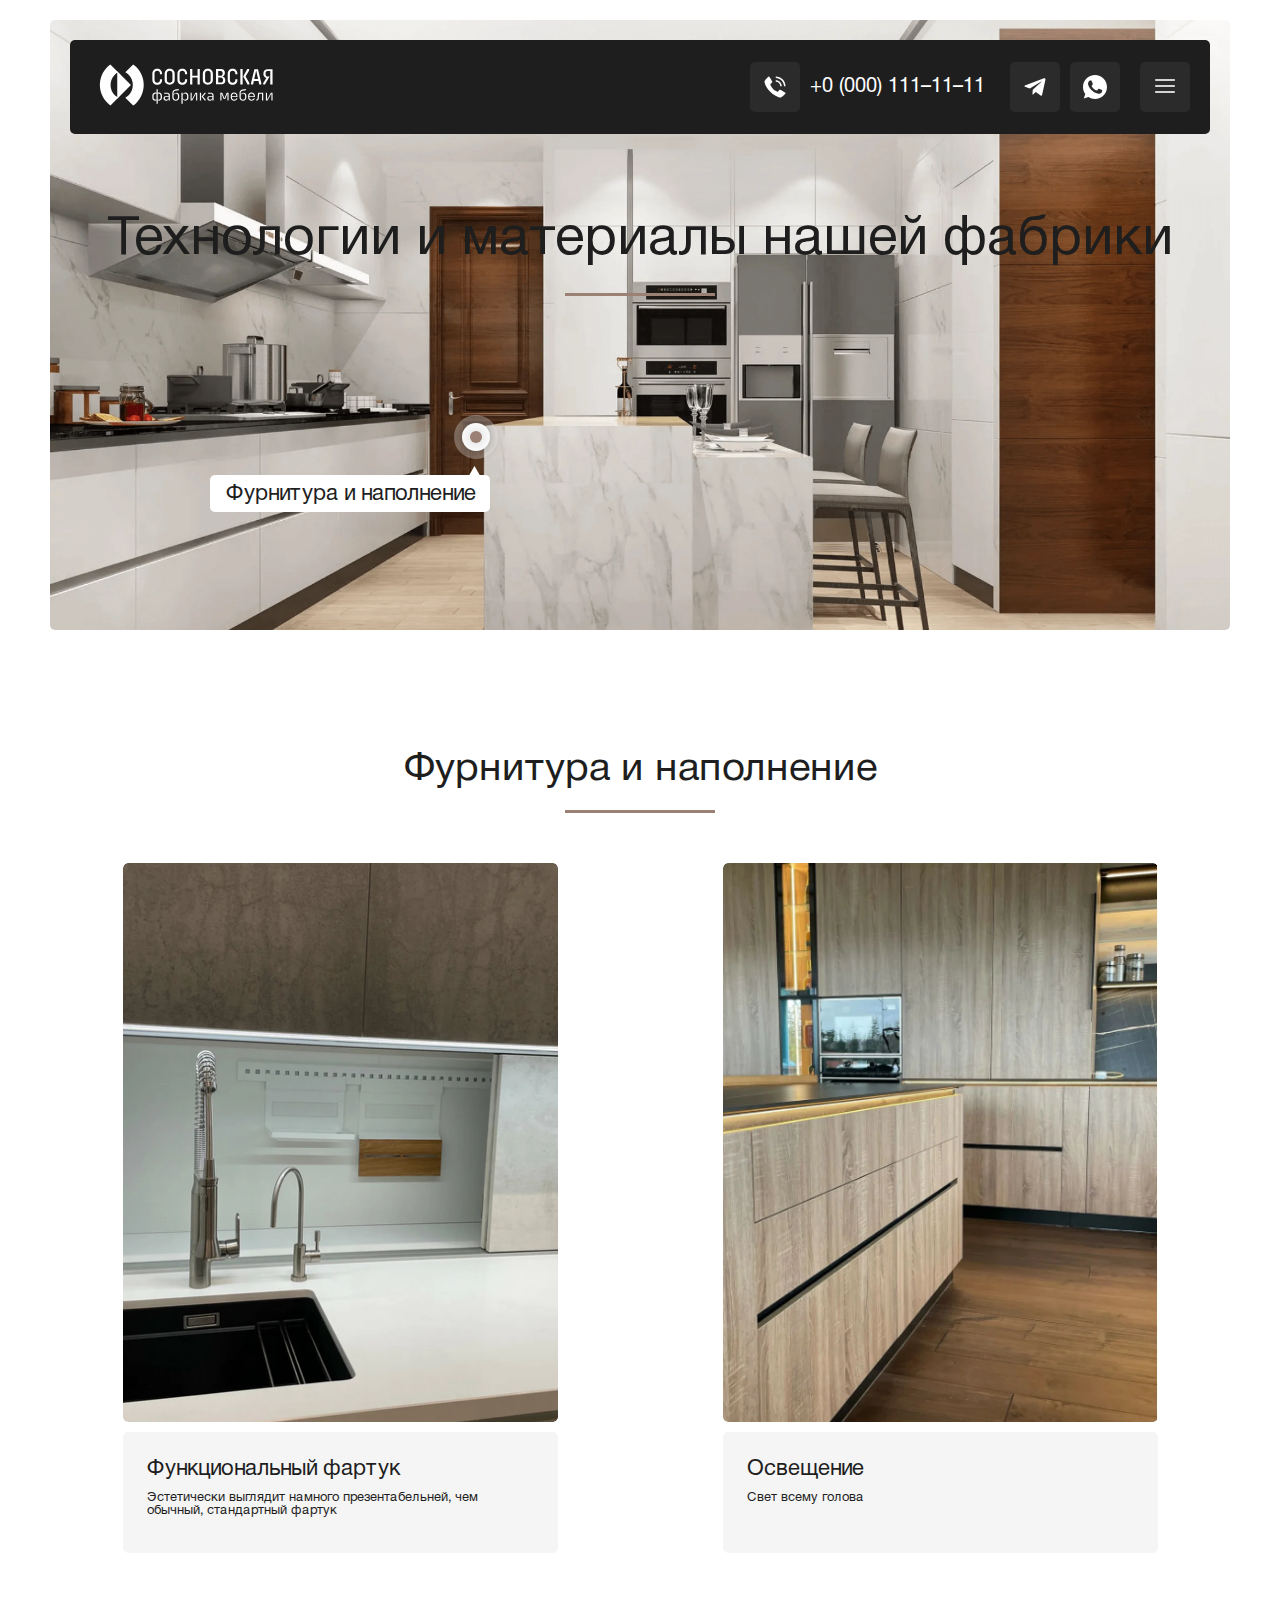
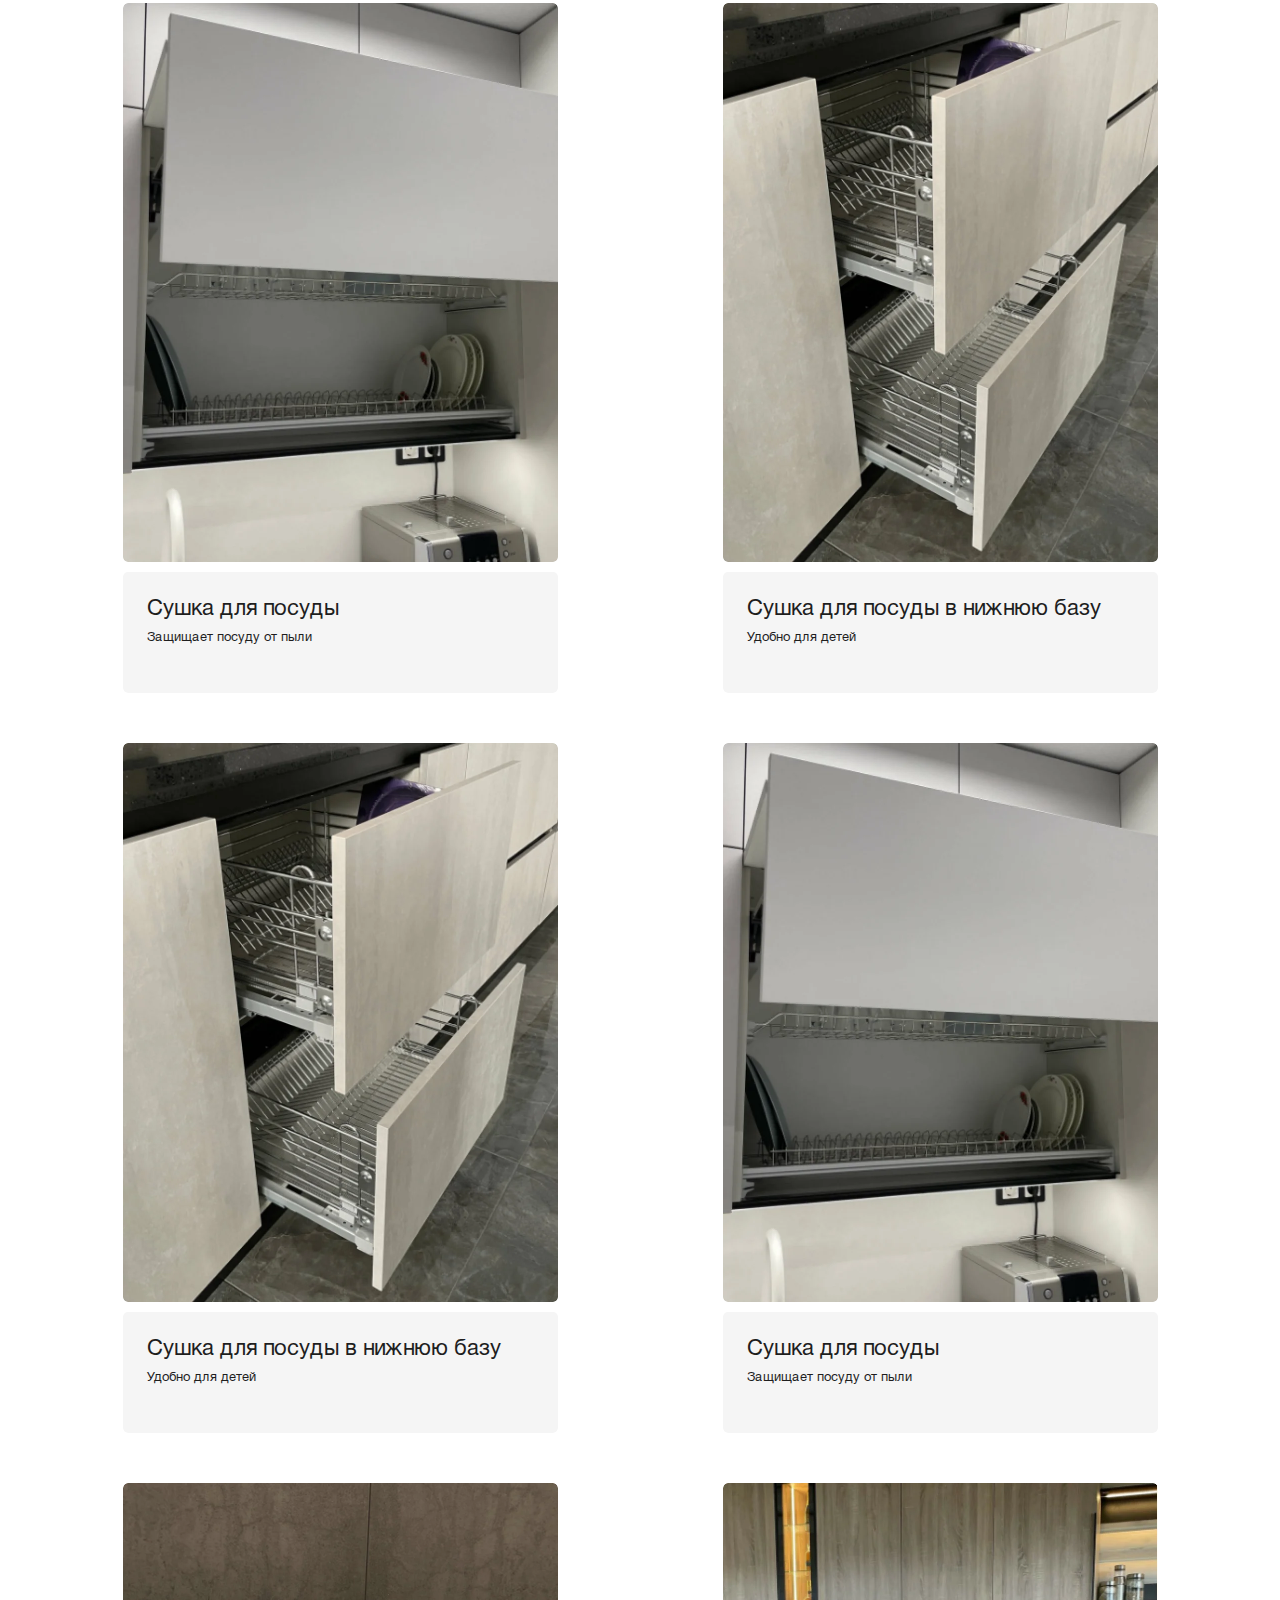
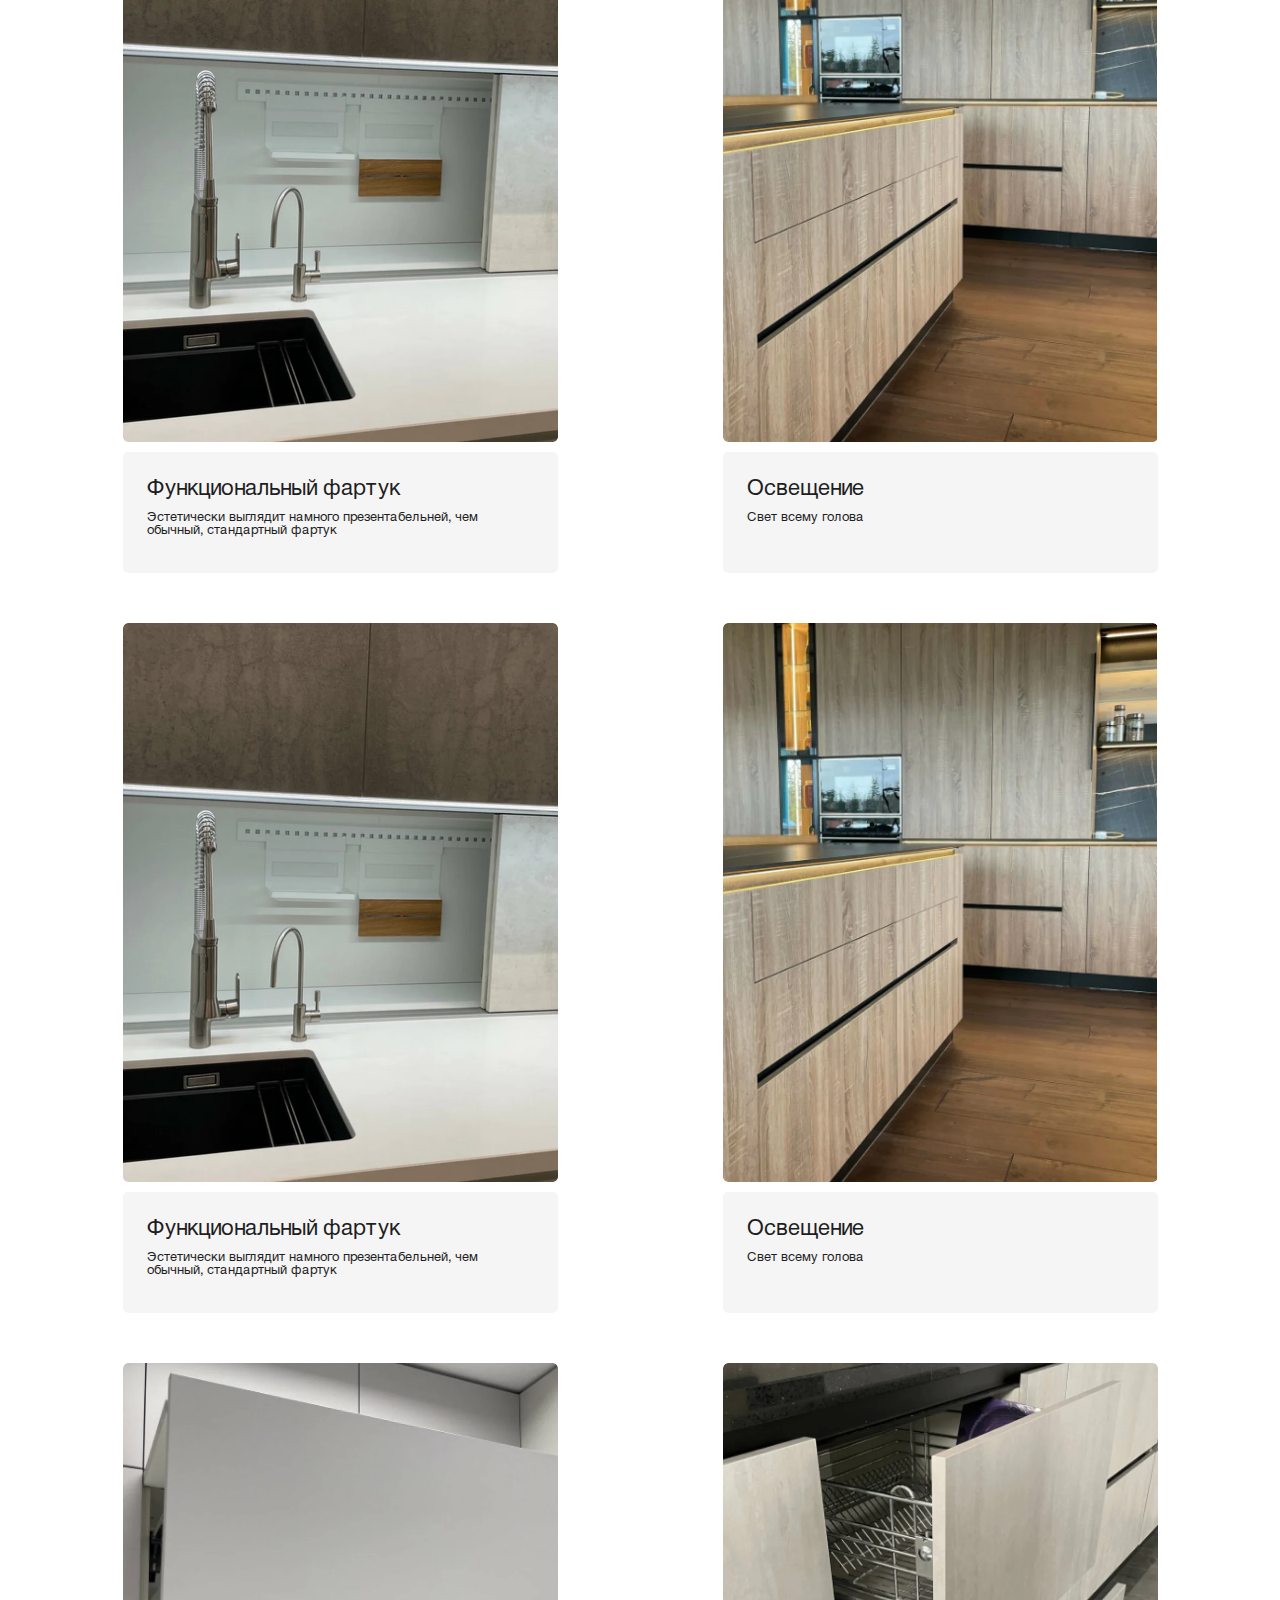
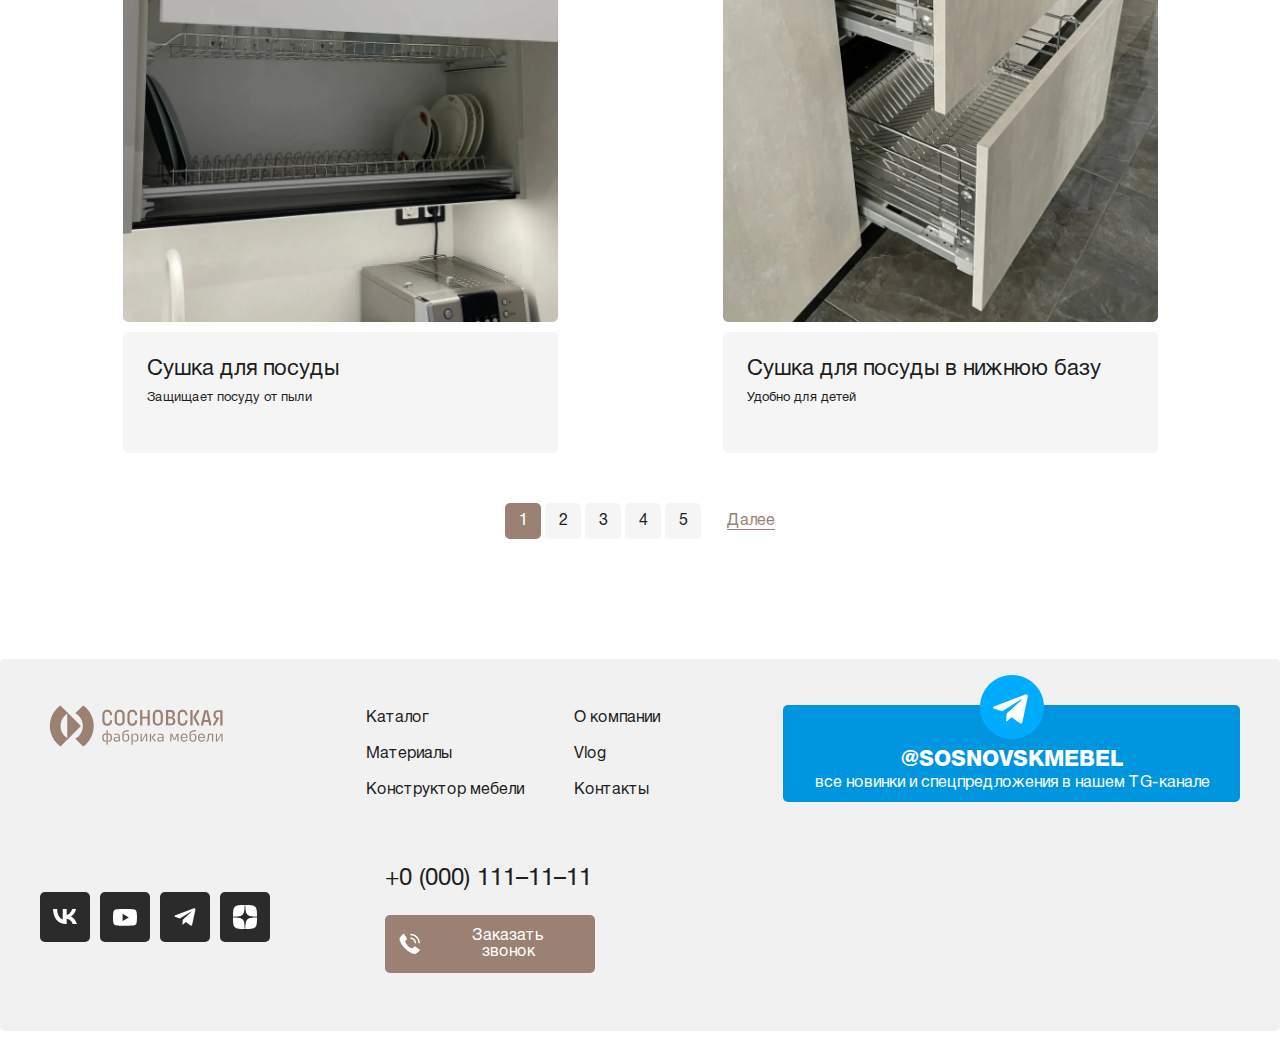
<file: materials.html>
<!DOCTYPE html>
<html lang="ru">
    <head>
        <meta charset="UTF-8">
        <meta name="viewport" content="width=device-width, initial-scale=1.0">

        <link rel="shortcut icon" href="favicon.ico" type="image/x-icon">
    
        <link rel="stylesheet" href="css/style.css">
    
        <title>Технологии и материалы нашей фабрики</title>
    </head>
<body>
    <header class="header">
        <div class="container">
            <a href="index.html" class="logo">
                <svg width="195" height="60" viewBox="0 0 195 60" fill="none" xmlns="http://www.w3.org/2000/svg">
                    <path d="M27.2427 43.6449L40.9112 29.9764L27.2427 16.3551V43.6449Z" fill="white"/>
                    <path d="M24.7918 40.2985C19.183 34.6897 19.183 25.3574 24.7918 19.7486C25.7344 18.806 26.8656 17.8633 28.1382 17.2977L20.3142 9.42655C19.183 10.1807 18.2403 11.1233 17.3448 12.066C7.44692 21.9639 7.44692 37.8947 17.3448 47.7926C18.2875 48.7353 19.4186 49.6779 20.5027 50.432L28.3739 42.5609C27.0541 41.9482 25.923 41.194 24.7918 40.2985Z" fill="white"/>
                    <path d="M46.3313 12.066C45.3887 11.1233 44.2575 10.1807 43.1734 9.42655L35.3022 17.2977C36.4334 17.8633 37.5646 18.806 38.6487 19.7486C44.2575 25.3574 44.2575 34.6897 38.6487 40.2985C37.706 41.2412 36.5748 42.1838 35.3022 42.7494L43.1734 50.6206C44.3046 49.8665 45.2473 48.9238 46.3313 47.9811C56.2292 38.0361 56.2292 21.9639 46.3313 12.066Z" fill="white"/>
                    <path d="M177.691 15.978C177.078 15.978 176.559 16.1665 176.182 16.5436C175.805 16.9207 175.617 17.392 175.617 18.0047V19.4187C175.617 20.0314 175.805 20.5499 176.182 20.9269C176.559 21.304 177.078 21.4925 177.691 21.4925H179.623L174.91 29.5051H173.213V28.0911L176.371 23.0479C175.428 22.8123 174.721 22.3409 174.203 21.5868C173.684 20.8798 173.401 19.9843 173.401 18.9474V18.4289C173.401 17.1563 173.778 16.1194 174.58 15.3181C175.381 14.5169 176.418 14.1398 177.691 14.1398H182.545V29.5051H180.283V15.978H177.691Z" fill="white"/>
                    <path d="M164.257 24.0377H168.075L166.19 15.5067L164.257 24.0377ZM161.052 29.5051V28.0911L164.399 14.1398H167.981L171.28 28.0911V29.5051H169.3L168.499 25.923H163.88L163.079 29.5051H161.052Z" fill="white"/>
                    <path d="M153.229 21.5868L157.282 14.0927H159.12V15.5067L155.585 21.5397L159.356 28.044V29.458H157.518L153.229 21.5868ZM150.354 29.5051V14.0927H152.616V29.458H150.354V29.5051Z" fill="white"/>
                    <path d="M147.431 24.3205V24.9804C147.431 26.4415 147.007 27.5727 146.111 28.4682C145.216 29.3637 144.085 29.7879 142.623 29.7879C141.115 29.7879 139.937 29.3637 139.041 28.4211C138.146 27.5255 137.722 26.3472 137.722 24.839V18.7588C137.722 17.2977 138.146 16.1194 139.041 15.1767C139.937 14.2812 141.115 13.8099 142.623 13.8099C144.085 13.8099 145.216 14.2812 146.111 15.1296C147.007 16.0251 147.431 17.1563 147.431 18.6174V19.2773H145.31V18.476C145.31 17.6748 145.027 17.0149 144.556 16.5436C144.037 16.0723 143.378 15.7895 142.576 15.7895C141.775 15.7895 141.115 16.0723 140.597 16.5436C140.125 17.0149 139.89 17.6748 139.89 18.476V25.1218C139.89 25.923 140.125 26.5829 140.597 27.1013C141.068 27.6198 141.728 27.8083 142.576 27.8083C143.378 27.8083 144.037 27.5727 144.556 27.1013C145.027 26.63 145.31 25.9701 145.31 25.1218V24.3205H147.431Z" fill="white"/>
                    <path d="M130.935 22.6237H128.201V27.6198H130.935C131.548 27.6198 132.066 27.4313 132.443 27.0542C132.82 26.6771 133.056 26.1587 133.056 25.4988V24.6976C133.056 24.0848 132.867 23.5664 132.443 23.1893C132.066 22.8123 131.548 22.6237 130.935 22.6237ZM130.558 15.978H128.201V20.7384H130.558C131.17 20.7384 131.689 20.5499 132.066 20.1728C132.443 19.7958 132.632 19.2773 132.632 18.6174V18.0518C132.632 17.4391 132.443 16.9207 132.066 16.5436C131.689 16.1665 131.218 15.978 130.558 15.978ZM125.986 29.5051V14.0927H131.218C132.302 14.0927 133.197 14.4226 133.857 15.0825C134.517 15.7423 134.847 16.6379 134.847 17.7219V18.099C134.847 18.9945 134.611 19.7486 134.187 20.3614C133.763 20.9741 133.15 21.3983 132.396 21.5868C133.291 21.7753 133.998 22.1524 134.517 22.8123C135.035 23.4721 135.318 24.2734 135.318 25.216V25.6874C135.318 26.8185 134.988 27.7141 134.281 28.3739C133.621 29.0338 132.679 29.3637 131.595 29.3637H125.986V29.5051Z" fill="white"/>
                    <path d="M115.098 24.9804C115.098 25.8288 115.333 26.4886 115.852 27.0071C116.37 27.5255 117.03 27.7612 117.879 27.7612C118.727 27.7612 119.387 27.5255 119.905 27.0071C120.424 26.4886 120.659 25.8288 120.659 24.9804V18.5703C120.659 17.7219 120.377 17.0621 119.905 16.5436C119.387 16.0251 118.68 15.7895 117.879 15.7895C117.077 15.7895 116.37 16.0723 115.852 16.5436C115.333 17.0621 115.098 17.7219 115.098 18.5703V24.9804ZM112.835 18.8531C112.835 17.3449 113.307 16.1194 114.202 15.2239C115.145 14.2812 116.323 13.8099 117.832 13.8099C119.34 13.8099 120.565 14.2812 121.508 15.2239C122.451 16.1665 122.875 17.392 122.875 18.8531V24.6976C122.875 26.2058 122.403 27.4313 121.508 28.3739C120.565 29.3166 119.34 29.7408 117.832 29.7408C116.323 29.7408 115.098 29.2694 114.202 28.3739C113.26 27.4313 112.835 26.2058 112.835 24.6976V18.8531Z" fill="white"/>
                    <path d="M100.11 29.5051V14.0927H102.325V20.7384H107.557V14.0927H109.772V29.5051H107.557V22.6237H102.325V29.5051H100.11Z" fill="white"/>
                    <path d="M97.1405 24.3205V24.9804C97.1405 26.4415 96.7163 27.5727 95.8208 28.4682C94.9253 29.3637 93.7941 29.7879 92.333 29.7879C90.8247 29.7879 89.6464 29.3637 88.7509 28.4211C87.8553 27.5255 87.4312 26.3472 87.4312 24.839V18.7588C87.4312 17.2977 87.8553 16.1194 88.7509 15.1767C89.6464 14.2812 90.8247 13.8099 92.333 13.8099C93.7941 13.8099 94.9253 14.2812 95.8208 15.1296C96.7163 16.0251 97.1405 17.1563 97.1405 18.6174V19.2773H95.0195V18.476C95.0195 17.6748 94.7367 17.0149 94.2654 16.5436C93.7469 16.0723 93.0871 15.7895 92.2858 15.7895C91.4846 15.7895 90.8247 16.0723 90.3063 16.5436C89.8349 17.0149 89.5993 17.6748 89.5993 18.476V25.1218C89.5993 25.923 89.8349 26.5829 90.3063 27.1013C90.7776 27.6198 91.4374 27.8083 92.2858 27.8083C93.0871 27.8083 93.7469 27.5727 94.2654 27.1013C94.7367 26.63 95.0195 25.9701 95.0195 25.1218V24.3205H97.1405Z" fill="white"/>
                    <path d="M76.8734 24.9804C76.8734 25.8288 77.1091 26.4886 77.6276 27.0071C78.146 27.5255 78.8059 27.7612 79.6543 27.7612C80.5027 27.7612 81.1625 27.5255 81.681 27.0071C82.1994 26.4886 82.4351 25.8288 82.4351 24.9804V18.5703C82.4351 17.7219 82.1523 17.0621 81.681 16.5436C81.1625 16.0251 80.4555 15.7895 79.6543 15.7895C78.853 15.7895 78.146 16.0723 77.6276 16.5436C77.1091 17.0621 76.8734 17.7219 76.8734 18.5703V24.9804ZM74.6582 18.8531C74.6582 17.3449 75.1295 16.1194 76.0251 15.2239C76.9677 14.2812 78.146 13.8099 79.6543 13.8099C81.1625 13.8099 82.388 14.2812 83.3306 15.2239C84.2733 16.1665 84.6975 17.392 84.6975 18.8531V24.6976C84.6975 26.2058 84.2262 27.4313 83.3306 28.3739C82.388 29.3166 81.1625 29.7408 79.6543 29.7408C78.146 29.7408 76.9206 29.2694 76.0251 28.3739C75.0824 27.4313 74.6582 26.2058 74.6582 24.6976V18.8531Z" fill="white"/>
                    <path d="M72.0658 24.3205V24.9804C72.0658 26.4415 71.6416 27.5727 70.7461 28.4682C69.8506 29.3637 68.7194 29.7879 67.2582 29.7879C65.75 29.7879 64.5717 29.3637 63.6762 28.4211C62.7806 27.5255 62.3564 26.3472 62.3564 24.839V18.7588C62.3564 17.2977 62.7806 16.1194 63.6762 15.1767C64.5717 14.2812 65.75 13.8099 67.2582 13.8099C68.7194 13.8099 69.8506 14.2812 70.7461 15.1296C71.6416 16.0251 72.0658 17.1563 72.0658 18.6174V19.2773H69.9448V18.476C69.9448 17.6748 69.662 17.0149 69.1907 16.5436C68.6722 16.0723 68.0124 15.7895 67.2111 15.7895C66.4099 15.7895 65.75 16.0723 65.2315 16.5436C64.7602 17.0149 64.5245 17.6748 64.5245 18.476V25.1218C64.5245 25.923 64.7602 26.5829 65.2315 27.1013C65.7029 27.5727 66.3627 27.8083 67.2111 27.8083C68.0124 27.8083 68.6722 27.5727 69.1907 27.1013C69.662 26.63 69.9448 25.9701 69.9448 25.1218V24.3205H72.0658Z" fill="white"/>
                    <path d="M177.031 37.7062V44.8704L180.895 37.7062H182.545V45.5774H181.414V38.4603L177.549 45.5774H175.899V37.7062H177.031Z" fill="white"/>
                    <path d="M166.425 45.6245H166.143V44.5405H166.378C166.661 44.5405 166.944 44.4462 167.132 44.2577C167.321 44.0691 167.462 43.8335 167.509 43.5035L168.122 37.6591H173.212V45.5302H172.034V38.7431H169.206L168.688 43.6449C168.641 44.2577 168.405 44.729 167.981 45.106C167.557 45.4831 167.038 45.6245 166.425 45.6245Z" fill="white"/>
                    <path d="M163.739 41.1469V40.817C163.739 40.1571 163.551 39.6386 163.126 39.2144C162.702 38.8374 162.184 38.6017 161.524 38.6017C160.864 38.6017 160.298 38.7903 159.921 39.2144C159.497 39.6386 159.309 40.1571 159.309 40.817V41.1469H163.739ZM164.823 43.1265C164.635 43.9277 164.258 44.5405 163.692 45.0118C163.126 45.4831 162.372 45.7188 161.524 45.7188C160.487 45.7188 159.686 45.436 159.073 44.7761C158.46 44.1634 158.13 43.3621 158.13 42.3252V41.0055C158.13 40.0157 158.413 39.1673 159.026 38.5546C159.639 37.9419 160.44 37.6119 161.477 37.6119C162.467 37.6119 163.315 37.9419 163.928 38.5546C164.54 39.1673 164.87 40.0157 164.87 41.0055V42.0424H159.356V42.4666C159.356 43.1265 159.544 43.6449 159.969 44.0691C160.393 44.4933 160.911 44.6819 161.618 44.6819C162.137 44.6819 162.608 44.5405 162.985 44.2577C163.362 43.9749 163.598 43.5978 163.739 43.1265H164.823Z" fill="white"/>
                    <path d="M150.73 40.8641V42.3723C150.73 43.0322 150.919 43.5978 151.343 44.022C151.767 44.4462 152.286 44.6347 152.946 44.6347C153.605 44.6347 154.171 44.4462 154.548 44.022C154.972 43.5978 155.161 43.0793 155.161 42.3723V40.8641C155.161 40.2042 154.925 39.6386 154.548 39.2145C154.124 38.7903 153.605 38.6017 152.946 38.6017C152.286 38.6017 151.72 38.8374 151.343 39.2145C150.919 39.6386 150.73 40.2042 150.73 40.8641ZM155.915 35.2082L152.616 35.6795C152.05 35.7738 151.579 36.0094 151.202 36.4336C150.825 36.8578 150.683 37.3291 150.683 37.9419V39.78C150.872 39.1202 151.202 38.6489 151.72 38.2718C152.239 37.8947 152.804 37.7062 153.511 37.7062C154.36 37.7062 155.019 37.989 155.585 38.5075C156.103 39.0259 156.386 39.7329 156.386 40.6284V42.3723C156.386 43.4093 156.056 44.2105 155.444 44.8232C154.831 45.436 153.982 45.7659 152.993 45.7659C151.956 45.7659 151.107 45.436 150.448 44.8232C149.788 44.2105 149.505 43.3621 149.505 42.3252V37.989C149.505 37.0935 149.788 36.3394 150.306 35.7266C150.825 35.1139 151.579 34.7368 152.427 34.5954L155.915 34.1241V35.2082Z" fill="white"/>
                    <path d="M146.347 41.1469V40.817C146.347 40.1571 146.159 39.6386 145.734 39.2144C145.31 38.8374 144.792 38.6017 144.132 38.6017C143.472 38.6017 142.906 38.7903 142.529 39.2144C142.105 39.6386 141.917 40.1571 141.917 40.817V41.1469H146.347ZM147.431 43.1265C147.243 43.9277 146.866 44.5405 146.3 45.0118C145.734 45.4831 144.98 45.7188 144.132 45.7188C143.095 45.7188 142.294 45.436 141.681 44.7761C141.068 44.1634 140.738 43.3621 140.738 42.3252V41.0055C140.738 40.0157 141.021 39.1673 141.634 38.5546C142.247 37.9419 143.048 37.6119 144.085 37.6119C145.122 37.6119 145.923 37.9419 146.536 38.5546C147.148 39.1673 147.478 40.0157 147.478 41.0055V42.0424H141.964V42.4666C141.964 43.1265 142.152 43.6449 142.576 44.0691C143.001 44.4933 143.519 44.6819 144.226 44.6819C144.745 44.6819 145.216 44.5405 145.593 44.2577C145.97 43.9749 146.206 43.5978 146.347 43.1265H147.431Z" fill="white"/>
                    <path d="M138.57 37.7062V45.5774H137.439V38.4132L135.224 44.1163H133.668L131.453 38.4132V45.5774H130.322V37.7062H132.207L134.469 43.5507L136.685 37.7062H138.57Z" fill="white"/>
                    <path d="M122.356 41.8539H120.188C119.67 41.8539 119.246 41.9953 118.916 42.231C118.586 42.4666 118.444 42.8437 118.444 43.2207C118.444 43.6449 118.586 44.022 118.916 44.2577C119.246 44.5405 119.67 44.6347 120.235 44.6347C120.848 44.6347 121.32 44.4462 121.697 44.1163C122.074 43.7392 122.309 43.2679 122.356 42.6551V41.8539ZM123.582 40.2042V45.5774H122.404V43.6449C122.215 44.2577 121.885 44.7761 121.414 45.1532C120.942 45.5302 120.377 45.6716 119.717 45.6716C118.963 45.6716 118.397 45.4831 117.926 45.0589C117.455 44.6347 117.266 44.0691 117.266 43.3621C117.266 42.6551 117.502 42.0424 118.02 41.6182C118.539 41.194 119.199 40.9584 120 40.9584H122.404V40.2514C122.404 39.8272 122.262 39.4501 121.979 39.1673C121.697 38.8845 121.32 38.7431 120.895 38.7431H117.926V37.7062H121.084C121.838 37.7062 122.451 37.9419 122.875 38.4132C123.346 38.8845 123.582 39.4501 123.582 40.2042Z" fill="white"/>
                    <path d="M111.563 41.4768L114.627 37.7062H115.569V38.4603L112.93 41.4768L115.711 44.8233V45.5774H114.768L111.563 41.4768ZM109.866 45.5774V37.7062H111.092V45.5774H109.866Z" fill="white"/>
                    <path d="M101.712 37.7062V44.8704L105.53 37.7062H107.227V45.5774H106.096V38.4603L102.231 45.5774H100.581V37.7062H101.712Z" fill="white"/>
                    <path d="M92.663 42.4666C92.663 43.1736 92.8515 43.6921 93.2757 44.1163C93.6999 44.5405 94.2183 44.729 94.8782 44.729C95.5381 44.729 96.1036 44.5405 96.5278 44.1163C96.952 43.6921 97.1406 43.1736 97.1406 42.4666V40.8641C97.1406 40.2042 96.952 39.6386 96.5278 39.2144C96.1036 38.7903 95.5852 38.6017 94.8782 38.6017C94.2183 38.6017 93.6527 38.8374 93.2757 39.2144C92.8515 39.6386 92.663 40.1571 92.663 40.8641V42.4666ZM91.4375 48.7353V37.7062H92.663V39.6858C92.8515 39.0259 93.1814 38.5546 93.6999 38.1775C94.2183 37.8005 94.7839 37.6119 95.4909 37.6119C96.3393 37.6119 96.9992 37.8947 97.5648 38.4132C98.0832 38.9317 98.366 39.6386 98.366 40.5342V42.7494C98.366 43.6449 98.0832 44.3519 97.5648 44.8704C97.0463 45.3888 96.3393 45.6716 95.4909 45.6716C94.7839 45.6716 94.1712 45.4831 93.6999 45.106C93.1814 44.729 92.8515 44.2105 92.663 43.5507V48.6881H91.4375V48.7353Z" fill="white"/>
                    <path d="M83.5663 40.8641V42.3723C83.5663 43.0322 83.7548 43.5978 84.179 44.022C84.6032 44.4462 85.1217 44.6347 85.7815 44.6347C86.4414 44.6347 87.007 44.4462 87.384 44.022C87.8082 43.5978 87.9968 43.0793 87.9968 42.3723V40.8641C87.9968 40.2042 87.7611 39.6386 87.384 39.2145C86.9598 38.7903 86.4414 38.6017 85.7815 38.6017C85.1217 38.6017 84.5561 38.8374 84.179 39.2145C83.7548 39.6386 83.5663 40.2042 83.5663 40.8641ZM88.7509 35.2082L85.4516 35.6795C84.886 35.7738 84.4147 36.0094 84.0376 36.4336C83.6605 36.8578 83.5191 37.3291 83.5191 37.9419V39.78C83.7077 39.1202 84.0376 38.6489 84.5561 38.2718C85.0745 37.8947 85.6401 37.7062 86.3471 37.7062C87.1955 37.7062 87.8554 37.989 88.421 38.5075C88.9394 39.0259 89.2222 39.7329 89.2222 40.6284V42.3723C89.2222 43.4093 88.8923 44.2105 88.2796 44.8232C87.6668 45.436 86.8184 45.7659 85.8286 45.7659C84.7917 45.7659 83.9433 45.436 83.2835 44.8232C82.6236 44.2105 82.3408 43.3621 82.3408 42.3252V37.989C82.3408 37.0935 82.6236 36.3394 83.1421 35.7266C83.6605 35.1139 84.4147 34.7368 85.263 34.5954L88.7509 34.1241V35.2082Z" fill="white"/>
                    <path d="M78.6643 41.8539H76.4962C75.9778 41.8539 75.5536 41.9953 75.2236 42.231C74.8937 42.4666 74.7523 42.8437 74.7523 43.2207C74.7523 43.6449 74.8937 44.022 75.2236 44.2577C75.5536 44.5405 75.9778 44.6347 76.5433 44.6347C77.1561 44.6347 77.6274 44.4462 78.0045 44.1163C78.3815 43.7392 78.6172 43.2679 78.6643 42.6551V41.8539ZM79.8426 40.2042V45.5774H78.6643V43.6449C78.4758 44.2577 78.1459 44.7761 77.6745 45.1532C77.2032 45.5302 76.6376 45.6716 75.9778 45.6716C75.2236 45.6716 74.658 45.4831 74.1867 45.0589C73.7154 44.6347 73.5269 44.0691 73.5269 43.3621C73.5269 42.6551 73.7625 42.0424 74.281 41.6182C74.7994 41.194 75.4593 40.9584 76.2606 40.9584H78.6643V40.2514C78.6643 39.8272 78.5229 39.4501 78.2401 39.1673C77.9573 38.8845 77.5803 38.7431 77.1561 38.7431H74.1867V37.7062H77.3446C78.0987 37.7062 78.7115 37.9419 79.1357 38.4132C79.607 38.8845 79.8426 39.4501 79.8426 40.2042Z" fill="white"/>
                    <path d="M63.5819 42.4666C63.5819 43.1736 63.7704 43.6921 64.1946 44.1163C64.6188 44.5405 65.1373 44.729 65.7971 44.729C66.0328 44.729 66.2685 44.6819 66.5041 44.6347V38.696C66.2685 38.6489 66.0328 38.6017 65.7971 38.6017C65.1373 38.6017 64.5717 38.8374 64.1946 39.2145C63.7704 39.6386 63.5819 40.1571 63.5819 40.8641V42.4666ZM67.7296 44.6347C67.9652 44.6819 68.2009 44.729 68.4366 44.729C69.0964 44.729 69.662 44.5405 70.0391 44.1163C70.4633 43.6921 70.6518 43.1736 70.6518 42.4666V40.8641C70.6518 40.2042 70.4633 39.6386 70.0391 39.2145C69.6149 38.7903 69.0964 38.6017 68.4366 38.6017C68.2009 38.6017 67.9181 38.6489 67.7296 38.696V44.6347ZM65.2315 45.7188C64.3831 45.7188 63.6762 45.436 63.1577 44.9175C62.6392 44.3991 62.3564 43.6921 62.3564 42.7965V40.5342C62.3564 39.6387 62.5921 38.9317 63.1577 38.4132C63.6762 37.8947 64.3831 37.6119 65.2315 37.6119C65.7029 37.6119 66.1271 37.7062 66.5513 37.9419V34.2184H67.7296V37.9419C68.1066 37.7533 68.5308 37.6119 69.0493 37.6119C69.8977 37.6119 70.6047 37.8947 71.1231 38.4132C71.6416 38.9317 71.9244 39.6387 71.9244 40.5342V42.7494C71.9244 43.6449 71.6416 44.3519 71.1231 44.8704C70.6047 45.3888 69.8977 45.6716 69.0493 45.6716C68.578 45.6716 68.1066 45.5774 67.7296 45.3417V48.6881H66.5513V45.3417C66.1742 45.6245 65.7029 45.7188 65.2315 45.7188Z" fill="white"/>
                </svg>                    
            </a>
            <nav class="header__nav">
                <a href="catalog.html" class="nav__link text-secondary">Каталог</a>
                <a href="materials.html" class="nav__link text-secondary">Материалы</a>
                <a href="#" class="nav__link text-secondary">Конструктор мебели</a>
                <a href="about.html" class="nav__link text-secondary">О компании</a>
            </nav>
            <div class="header__buttons">
                <div class="button-wrapper">
                    <div class="social-button" data-modal="feedback-modal">
                        <svg width="24" height="24" viewBox="0 0 24 24" fill="none" xmlns="http://www.w3.org/2000/svg">
                            <path d="M22.0448 17.52C21.3892 16.9703 17.5448 14.5358 16.9058 14.6475C16.6058 14.7008 16.3763 14.9565 15.762 15.6893C15.4779 16.0499 15.166 16.3877 14.829 16.6995C14.2116 16.5504 13.614 16.3288 13.0485 16.0395C10.831 14.9599 9.03947 13.1679 7.9605 10.95C7.67118 10.3846 7.44964 9.78691 7.3005 9.1695C7.6123 8.83252 7.95009 8.52056 8.31075 8.2365C9.04275 7.62225 9.29925 7.39425 9.3525 7.09275C9.46425 6.45225 7.0275 2.60925 6.48 1.95375C6.2505 1.68225 6.042 1.5 5.775 1.5C5.001 1.5 1.5 5.829 1.5 6.39C1.5 6.43575 1.575 10.9425 7.26675 16.7333C13.0575 22.425 17.5642 22.5 17.61 22.5C18.171 22.5 22.5 18.999 22.5 18.225C22.5 17.958 22.3177 17.7495 22.0448 17.52ZM17.25 11.25H18.75C18.7482 9.65925 18.1155 8.13416 16.9907 7.00933C15.8658 5.8845 14.3408 5.25179 12.75 5.25V6.75C13.9431 6.75119 15.087 7.22568 15.9307 8.06933C16.7743 8.91299 17.2488 10.0569 17.25 11.25Z" fill="white"/>
                            <path d="M21 11.25H22.5C22.497 8.66505 21.4688 6.18683 19.641 4.359C17.8132 2.53116 15.3349 1.50298 12.75 1.5V3C14.9372 3.00258 17.0342 3.8726 18.5808 5.41922C20.1274 6.96584 20.9974 9.06276 21 11.25Z" fill="white"/>
                        </svg>                            
                    </div>
                    <a href="tel:+0(000)111–11–11" class="text-secondary">
                        +0 (000) 111–11–11
                    </a>
                </div>
                <div class="button-wrapper">
                    <a href="#" class="social-button">
                        <svg width="24" height="24" viewBox="0 0 24 24" fill="none" xmlns="http://www.w3.org/2000/svg">
                            <path d="M1.96269 11.874L6.79269 13.5142L18.2609 6.50325C18.4274 6.402 18.5977 6.62775 18.4544 6.75975L9.77244 14.751L9.44994 19.2247C9.44467 19.2997 9.46231 19.3745 9.50052 19.4391C9.53872 19.5038 9.59569 19.5554 9.66386 19.5869C9.73203 19.6185 9.80819 19.6286 9.88223 19.6159C9.95628 19.6032 10.0247 19.5682 10.0784 19.5157L12.7514 16.887L17.6384 20.586C18.1649 20.985 18.9277 20.7037 19.0694 20.0587L22.4722 4.60875C22.6664 3.7275 21.8024 2.9835 20.9602 3.306L1.93869 10.59C1.34169 10.8187 1.35819 11.6685 1.96269 11.874Z" fill="white"/>
                        </svg>                            
                    </a>
                    <a href="#" class="social-button">
                        <svg width="24" height="24" viewBox="0 0 24 24" fill="none" xmlns="http://www.w3.org/2000/svg">
                            <g clip-path="url(#clip0_55_200)">
                            <path d="M12.003 0H11.997C5.3805 0 0 5.382 0 12C0 14.625 0.846 17.058 2.2845 19.0335L0.789 23.4915L5.4015 22.017C7.299 23.274 9.5625 24 12.003 24C18.6195 24 24 18.6165 24 12C24 5.3835 18.6195 0 12.003 0ZM18.9855 16.9455C18.696 17.763 17.547 18.441 16.6305 18.639C16.0035 18.7725 15.1845 18.879 12.4275 17.736C8.901 16.275 6.63 12.6915 6.453 12.459C6.2835 12.2265 5.028 10.5615 5.028 8.8395C5.028 7.1175 5.9025 6.279 6.255 5.919C6.5445 5.6235 7.023 5.4885 7.482 5.4885C7.6305 5.4885 7.764 5.496 7.884 5.502C8.2365 5.517 8.4135 5.538 8.646 6.0945C8.9355 6.792 9.6405 8.514 9.7245 8.691C9.81 8.868 9.8955 9.108 9.7755 9.3405C9.663 9.5805 9.564 9.687 9.387 9.891C9.21 10.095 9.042 10.251 8.865 10.47C8.703 10.6605 8.52 10.8645 8.724 11.217C8.928 11.562 9.633 12.7125 10.671 13.6365C12.0105 14.829 13.0965 15.21 13.485 15.372C13.7745 15.492 14.1195 15.4635 14.331 15.2385C14.5995 14.949 14.931 14.469 15.2685 13.9965C15.5085 13.6575 15.8115 13.6155 16.1295 13.7355C16.4535 13.848 18.168 14.6955 18.5205 14.871C18.873 15.048 19.1055 15.132 19.191 15.2805C19.275 15.429 19.275 16.1265 18.9855 16.9455Z" fill="white"/>
                            </g>
                            <defs>
                            <clipPath id="clip0_55_200">
                            <rect width="24" height="24" fill="white"/>
                            </clipPath>
                            </defs>
                        </svg> 
                    </a>
                </div>
            </div>
            <div class="social-button burger-button">
                <svg width="26" height="16" viewBox="0 0 22 16" fill="none" xmlns="http://www.w3.org/2000/svg">
                    <path d="M1.99613 -0.00220196C1.7347 0.00352367 1.48591 0.111465 1.30305 0.298379C1.12018 0.485293 1.01778 0.736325 1.01778 0.997813C1.01778 1.2593 1.12018 1.51045 1.30305 1.69736C1.48591 1.88428 1.7347 1.9921 1.99613 1.99783H20.002C20.1352 2.00075 20.2676 1.97711 20.3914 1.92816C20.5153 1.87922 20.6282 1.80597 20.7234 1.71282C20.8186 1.61967 20.8942 1.50849 20.9459 1.38571C20.9975 1.26293 21.0241 1.13101 21.0241 0.997813C21.0241 0.864616 20.9975 0.732811 20.9459 0.610034C20.8942 0.487256 20.8186 0.375956 20.7234 0.282808C20.6282 0.18966 20.5153 0.116525 20.3914 0.06758C20.2676 0.0186353 20.1352 -0.00511849 20.002 -0.00220196H1.99613ZM1.99613 5.99777C1.73065 5.99777 1.47604 6.10325 1.28832 6.29097C1.1006 6.4787 0.995137 6.73335 0.995137 6.99883C0.995137 7.26431 1.1006 7.51896 1.28832 7.70668C1.47604 7.8944 1.73065 7.99977 1.99613 7.99977H20.002C20.2675 7.99977 20.5221 7.8944 20.7098 7.70668C20.8975 7.51896 21.003 7.26431 21.003 6.99883C21.003 6.73335 20.8975 6.4787 20.7098 6.29097C20.5221 6.10325 20.2675 5.99777 20.002 5.99777H1.99613ZM1.90042 11.9998C1.63562 12.0134 1.387 12.1314 1.20902 12.328C1.03104 12.5245 0.93822 12.7835 0.950882 13.0484C0.963543 13.3133 1.08066 13.5624 1.27657 13.741C1.47248 13.9197 1.73123 14.0134 1.99613 14.0017H20.002C20.2668 14.0008 20.5205 13.895 20.7075 13.7074C20.8944 13.5197 20.9994 13.2656 20.9994 13.0008C20.9994 12.7359 20.8944 12.4819 20.7075 12.2943C20.5205 12.1067 20.2668 12.0008 20.002 11.9998H1.99613C1.96424 11.9983 1.93231 11.9983 1.90042 11.9998Z" fill="#D3D3D3"/>
                </svg>    
                <svg width="20" height="20" viewBox="0 0 20 20" fill="none" xmlns="http://www.w3.org/2000/svg">
                    <path d="M1.98831 0.98997C1.78889 0.989996 1.59403 1.04965 1.42876 1.16125C1.26349 1.27286 1.13536 1.43131 1.06082 1.61628C0.986287 1.80125 0.968754 2.00432 1.01047 2.19933C1.05219 2.39434 1.15126 2.57236 1.29495 2.71064L8.58402 9.99968L1.29495 17.2888C1.19875 17.3807 1.12184 17.4909 1.06873 17.6128C1.01563 17.7348 0.987391 17.8661 0.985679 17.9991C0.983966 18.1321 1.00881 18.2642 1.05876 18.3875C1.10871 18.5108 1.18276 18.6229 1.27657 18.7172C1.37038 18.8116 1.48207 18.8862 1.60509 18.9368C1.72812 18.9875 1.86001 19.0131 1.99304 19.0122C2.12608 19.0112 2.25758 18.9836 2.37985 18.9312C2.50212 18.8788 2.6127 18.8024 2.70511 18.7067L10 11.4157L17.291 18.7067C17.3841 18.8001 17.4946 18.8741 17.6164 18.9247C17.7381 18.9753 17.8686 19.0014 18.0004 19.0015C18.1322 19.0017 18.2627 18.9758 18.3845 18.9254C18.5063 18.875 18.617 18.8011 18.7102 18.7079C18.8034 18.6147 18.8773 18.5041 18.9277 18.3823C18.978 18.2605 19.0039 18.1299 19.0038 17.9981C19.0037 17.8663 18.9776 17.7358 18.927 17.6141C18.8765 17.4924 18.8024 17.3819 18.709 17.2888L11.416 9.99968L18.709 2.71064C18.8552 2.57021 18.9553 2.38872 18.996 2.1901C19.0367 1.99149 19.0161 1.78513 18.9369 1.59851C18.8576 1.4119 18.7236 1.25379 18.5524 1.1451C18.3813 1.03642 18.1811 0.982324 17.9785 0.98997C17.7188 0.997712 17.4722 1.10633 17.291 1.29274L10 8.58374L2.70511 1.29274C2.61192 1.19695 2.50048 1.12075 2.37736 1.06875C2.25425 1.01675 2.12196 0.989978 1.98831 0.98997Z" fill="#D3D3D3"/>
                </svg>                           
            </div>
        </div>
    </header>
    <main class="main">
        <section class="main-section main-section--materials">
            <div class="container">
                <div class="main-content">
                    <div class="title-wrapper">
                        <h1 class="title title--large">Технологии и материалы нашей фабрики</h1>
                    </div>
                    <div class="materials__tabs-wrapper">
                        <button class="materials__tab materials__tab--top active">
                            <div class="tab-circle">
                                <div class="tab-circle-inner">
                                </div>
                            </div>
                            <div class="tab-name">
                                Фурнитура и наполнение
                            </div>
                        </button>
                        <button class="materials__tab materials__tab--right">
                            <div class="tab-circle">
                                <div class="tab-circle-inner">
                                </div>
                            </div>
                            <div class="tab-name">
                                Столешницы
                            </div>
                        </button>
                        <button class="materials__tab materials__tab--left">
                            <div class="tab-circle">
                                <div class="tab-circle-inner">
                                </div>
                            </div>
                            <div class="tab-name">
                                Фасады
                            </div>
                        </button>
                    </div>
                    <div class="main-content-bg">
                        <img src="images/main-content-img2.webp" alt="Картинка" class="main-content__img" width="1880" height="980">
                    </div>
                </div>
            </div>
        </section>
        <section class="materials-catalog-section">
            <div class="container container--small active">
                <div class="title-wrapper">
                    <h2 class="title">Фурнитура и наполнение</h2>
                </div>
                <div class="grid-wrapper grid-wrapper--four-columns">
                    <div class="grid-item grid-thin-card">
                        <div class="grid-thin-card__img-wrapper">
                            <img src="images/materials-catalog-img.webp" alt="Сотрудник" class="grid-thin-card__img" width="435" height="559">
                        </div>
                        <div class="grid-thin-card__description">
                            <h3 class="subtitle">Функциональный фартук</h3>
                            <p class="text-primary">Эстетически выглядит намного презентабельней, чем обычный, стандартный фартук</p>
                        </div>
                    </div>
                    <div class="grid-item grid-thin-card">
                        <div class="grid-thin-card__img-wrapper">
                            <img src="images/materials-catalog-img2.webp" alt="Сотрудник" class="grid-thin-card__img" width="435" height="559">
                        </div>
                        <div class="grid-thin-card__description">
                            <h3 class="subtitle">Освещение</h3>
                            <p class="text-primary">Свет всему голова</p>
                        </div>
                    </div>
                    <div class="grid-item grid-thin-card">
                        <div class="grid-thin-card__img-wrapper">
                            <img src="images/materials-catalog-img3.webp" alt="Сотрудник" class="grid-thin-card__img" width="435" height="559">
                        </div>
                        <div class="grid-thin-card__description">
                            <h3 class="subtitle">Сушка для посуды</h3>
                            <p class="text-primary">Защищает посуду от пыли</p>
                        </div>
                    </div>
                    <div class="grid-item grid-thin-card">
                        <div class="grid-thin-card__img-wrapper">
                            <img src="images/materials-catalog-img4.webp" alt="Сотрудник" class="grid-thin-card__img" width="435" height="559">
                        </div>
                        <div class="grid-thin-card__description">
                            <h3 class="subtitle">Сушка для посуды в нижнюю базу</h3>
                            <p class="text-primary">Удобно для детей</p>
                        </div>
                    </div>
                    <div class="grid-item grid-thin-card">
                        <div class="grid-thin-card__img-wrapper">
                            <img src="images/materials-catalog-img4.webp" alt="Сотрудник" class="grid-thin-card__img" width="435" height="559">
                        </div>
                        <div class="grid-thin-card__description">
                            <h3 class="subtitle">Сушка для посуды в нижнюю базу</h3>
                            <p class="text-primary">Удобно для детей</p>
                        </div>
                    </div>
                    <div class="grid-item grid-thin-card">
                        <div class="grid-thin-card__img-wrapper">
                            <img src="images/materials-catalog-img3.webp" alt="Сотрудник" class="grid-thin-card__img" width="435" height="559">
                        </div>
                        <div class="grid-thin-card__description">
                            <h3 class="subtitle">Сушка для посуды</h3>
                            <p class="text-primary">Защищает посуду от пыли</p>
                        </div>
                    </div>
                    <div class="grid-item grid-thin-card">
                        <div class="grid-thin-card__img-wrapper">
                            <img src="images/materials-catalog-img.webp" alt="Сотрудник" class="grid-thin-card__img" width="435" height="559">
                        </div>
                        <div class="grid-thin-card__description">
                            <h3 class="subtitle">Функциональный фартук</h3>
                            <p class="text-primary">Эстетически выглядит намного презентабельней, чем обычный, стандартный фартук</p>
                        </div>
                    </div>
                    <div class="grid-item grid-thin-card">
                        <div class="grid-thin-card__img-wrapper">
                            <img src="images/materials-catalog-img2.webp" alt="Сотрудник" class="grid-thin-card__img" width="435" height="559">
                        </div>
                        <div class="grid-thin-card__description">
                            <h3 class="subtitle">Освещение</h3>
                            <p class="text-primary">Свет всему голова</p>
                        </div>
                    </div>
                    <div class="grid-item grid-thin-card">
                        <div class="grid-thin-card__img-wrapper">
                            <img src="images/materials-catalog-img.webp" alt="Сотрудник" class="grid-thin-card__img" width="435" height="559">
                        </div>
                        <div class="grid-thin-card__description">
                            <h3 class="subtitle">Функциональный фартук</h3>
                            <p class="text-primary">Эстетически выглядит намного презентабельней, чем обычный, стандартный фартук</p>
                        </div>
                    </div>
                    <div class="grid-item grid-thin-card">
                        <div class="grid-thin-card__img-wrapper">
                            <img src="images/materials-catalog-img2.webp" alt="Сотрудник" class="grid-thin-card__img" width="435" height="559">
                        </div>
                        <div class="grid-thin-card__description">
                            <h3 class="subtitle">Освещение</h3>
                            <p class="text-primary">Свет всему голова</p>
                        </div>
                    </div>
                    <div class="grid-item grid-thin-card">
                        <div class="grid-thin-card__img-wrapper">
                            <img src="images/materials-catalog-img3.webp" alt="Сотрудник" class="grid-thin-card__img" width="435" height="559">
                        </div>
                        <div class="grid-thin-card__description">
                            <h3 class="subtitle">Сушка для посуды</h3>
                            <p class="text-primary">Защищает посуду от пыли</p>
                        </div>
                    </div>
                    <div class="grid-item grid-thin-card">
                        <div class="grid-thin-card__img-wrapper">
                            <img src="images/materials-catalog-img4.webp" alt="Сотрудник" class="grid-thin-card__img" width="435" height="559">
                        </div>
                        <div class="grid-thin-card__description">
                            <h3 class="subtitle">Сушка для посуды в нижнюю базу</h3>
                            <p class="text-primary">Удобно для детей</p>
                        </div>
                    </div>
                </div>
                <div class="pagination">
                    <button class="pagination-button pagination-button--active">1</button>
                    <button class="pagination-button">2</button>
                    <button class="pagination-button">3</button>
                    <button class="pagination-button">4</button>
                    <button class="pagination-button">5</button>
                    <button class="pagination-next">Далее</button>
                </div>
            </div>
            <div class="container container--small">
                <div class="title-wrapper">
                    <h2 class="title">Столешницы</h2>
                </div>
                <div class="grid-wrapper grid-wrapper--four-columns">
                    <div class="grid-item grid-thin-card">
                        <div class="grid-thin-card__img-wrapper">
                            <img src="images/materials-catalog-img.webp" alt="Сотрудник" class="grid-thin-card__img" width="435" height="559">
                        </div>
                        <div class="grid-thin-card__description">
                            <h3 class="subtitle">Функциональный фартук</h3>
                            <p class="text-primary">Эстетически выглядит намного презентабельней, чем обычный, стандартный фартук</p>
                        </div>
                    </div>
                    <div class="grid-item grid-thin-card">
                        <div class="grid-thin-card__img-wrapper">
                            <img src="images/materials-catalog-img2.webp" alt="Сотрудник" class="grid-thin-card__img" width="435" height="559">
                        </div>
                        <div class="grid-thin-card__description">
                            <h3 class="subtitle">Освещение</h3>
                            <p class="text-primary">Свет всему голова</p>
                        </div>
                    </div>
                    <div class="grid-item grid-thin-card">
                        <div class="grid-thin-card__img-wrapper">
                            <img src="images/materials-catalog-img3.webp" alt="Сотрудник" class="grid-thin-card__img" width="435" height="559">
                        </div>
                        <div class="grid-thin-card__description">
                            <h3 class="subtitle">Сушка для посуды</h3>
                            <p class="text-primary">Защищает посуду от пыли</p>
                        </div>
                    </div>
                    <div class="grid-item grid-thin-card">
                        <div class="grid-thin-card__img-wrapper">
                            <img src="images/materials-catalog-img4.webp" alt="Сотрудник" class="grid-thin-card__img" width="435" height="559">
                        </div>
                        <div class="grid-thin-card__description">
                            <h3 class="subtitle">Сушка для посуды в нижнюю базу</h3>
                            <p class="text-primary">Удобно для детей</p>
                        </div>
                    </div>
                    <div class="grid-item grid-thin-card">
                        <div class="grid-thin-card__img-wrapper">
                            <img src="images/materials-catalog-img4.webp" alt="Сотрудник" class="grid-thin-card__img" width="435" height="559">
                        </div>
                        <div class="grid-thin-card__description">
                            <h3 class="subtitle">Сушка для посуды в нижнюю базу</h3>
                            <p class="text-primary">Удобно для детей</p>
                        </div>
                    </div>
                    <div class="grid-item grid-thin-card">
                        <div class="grid-thin-card__img-wrapper">
                            <img src="images/materials-catalog-img3.webp" alt="Сотрудник" class="grid-thin-card__img" width="435" height="559">
                        </div>
                        <div class="grid-thin-card__description">
                            <h3 class="subtitle">Сушка для посуды</h3>
                            <p class="text-primary">Защищает посуду от пыли</p>
                        </div>
                    </div>
                    <div class="grid-item grid-thin-card">
                        <div class="grid-thin-card__img-wrapper">
                            <img src="images/materials-catalog-img.webp" alt="Сотрудник" class="grid-thin-card__img" width="435" height="559">
                        </div>
                        <div class="grid-thin-card__description">
                            <h3 class="subtitle">Функциональный фартук</h3>
                            <p class="text-primary">Эстетически выглядит намного презентабельней, чем обычный, стандартный фартук</p>
                        </div>
                    </div>
                    <div class="grid-item grid-thin-card">
                        <div class="grid-thin-card__img-wrapper">
                            <img src="images/materials-catalog-img2.webp" alt="Сотрудник" class="grid-thin-card__img" width="435" height="559">
                        </div>
                        <div class="grid-thin-card__description">
                            <h3 class="subtitle">Освещение</h3>
                            <p class="text-primary">Свет всему голова</p>
                        </div>
                    </div>
                    <div class="grid-item grid-thin-card">
                        <div class="grid-thin-card__img-wrapper">
                            <img src="images/materials-catalog-img.webp" alt="Сотрудник" class="grid-thin-card__img" width="435" height="559">
                        </div>
                        <div class="grid-thin-card__description">
                            <h3 class="subtitle">Функциональный фартук</h3>
                            <p class="text-primary">Эстетически выглядит намного презентабельней, чем обычный, стандартный фартук</p>
                        </div>
                    </div>
                    <div class="grid-item grid-thin-card">
                        <div class="grid-thin-card__img-wrapper">
                            <img src="images/materials-catalog-img2.webp" alt="Сотрудник" class="grid-thin-card__img" width="435" height="559">
                        </div>
                        <div class="grid-thin-card__description">
                            <h3 class="subtitle">Освещение</h3>
                            <p class="text-primary">Свет всему голова</p>
                        </div>
                    </div>
                    <div class="grid-item grid-thin-card">
                        <div class="grid-thin-card__img-wrapper">
                            <img src="images/materials-catalog-img3.webp" alt="Сотрудник" class="grid-thin-card__img" width="435" height="559">
                        </div>
                        <div class="grid-thin-card__description">
                            <h3 class="subtitle">Сушка для посуды</h3>
                            <p class="text-primary">Защищает посуду от пыли</p>
                        </div>
                    </div>
                    <div class="grid-item grid-thin-card">
                        <div class="grid-thin-card__img-wrapper">
                            <img src="images/materials-catalog-img4.webp" alt="Сотрудник" class="grid-thin-card__img" width="435" height="559">
                        </div>
                        <div class="grid-thin-card__description">
                            <h3 class="subtitle">Сушка для посуды в нижнюю базу</h3>
                            <p class="text-primary">Удобно для детей</p>
                        </div>
                    </div>
                </div>
                <div class="pagination">
                    <button class="pagination-button pagination-button--active">1</button>
                    <button class="pagination-button">2</button>
                    <button class="pagination-button">3</button>
                    <button class="pagination-button">4</button>
                    <button class="pagination-button">5</button>
                    <button class="pagination-next">Далее</button>
                </div>
            </div>
            <div class="container container--small">
                <div class="title-wrapper">
                    <h2 class="title">Фасады</h2>
                </div>
                <div class="grid-wrapper grid-wrapper--four-columns">
                    <div class="grid-item grid-thin-card">
                        <div class="grid-thin-card__img-wrapper">
                            <img src="images/materials-catalog-img.webp" alt="Сотрудник" class="grid-thin-card__img" width="435" height="559">
                        </div>
                        <div class="grid-thin-card__description">
                            <h3 class="subtitle">Функциональный фартук</h3>
                            <p class="text-primary">Эстетически выглядит намного презентабельней, чем обычный, стандартный фартук</p>
                        </div>
                    </div>
                    <div class="grid-item grid-thin-card">
                        <div class="grid-thin-card__img-wrapper">
                            <img src="images/materials-catalog-img2.webp" alt="Сотрудник" class="grid-thin-card__img" width="435" height="559">
                        </div>
                        <div class="grid-thin-card__description">
                            <h3 class="subtitle">Освещение</h3>
                            <p class="text-primary">Свет всему голова</p>
                        </div>
                    </div>
                    <div class="grid-item grid-thin-card">
                        <div class="grid-thin-card__img-wrapper">
                            <img src="images/materials-catalog-img3.webp" alt="Сотрудник" class="grid-thin-card__img" width="435" height="559">
                        </div>
                        <div class="grid-thin-card__description">
                            <h3 class="subtitle">Сушка для посуды</h3>
                            <p class="text-primary">Защищает посуду от пыли</p>
                        </div>
                    </div>
                    <div class="grid-item grid-thin-card">
                        <div class="grid-thin-card__img-wrapper">
                            <img src="images/materials-catalog-img4.webp" alt="Сотрудник" class="grid-thin-card__img" width="435" height="559">
                        </div>
                        <div class="grid-thin-card__description">
                            <h3 class="subtitle">Сушка для посуды в нижнюю базу</h3>
                            <p class="text-primary">Удобно для детей</p>
                        </div>
                    </div>
                    <div class="grid-item grid-thin-card">
                        <div class="grid-thin-card__img-wrapper">
                            <img src="images/materials-catalog-img4.webp" alt="Сотрудник" class="grid-thin-card__img" width="435" height="559">
                        </div>
                        <div class="grid-thin-card__description">
                            <h3 class="subtitle">Сушка для посуды в нижнюю базу</h3>
                            <p class="text-primary">Удобно для детей</p>
                        </div>
                    </div>
                    <div class="grid-item grid-thin-card">
                        <div class="grid-thin-card__img-wrapper">
                            <img src="images/materials-catalog-img3.webp" alt="Сотрудник" class="grid-thin-card__img" width="435" height="559">
                        </div>
                        <div class="grid-thin-card__description">
                            <h3 class="subtitle">Сушка для посуды</h3>
                            <p class="text-primary">Защищает посуду от пыли</p>
                        </div>
                    </div>
                    <div class="grid-item grid-thin-card">
                        <div class="grid-thin-card__img-wrapper">
                            <img src="images/materials-catalog-img.webp" alt="Сотрудник" class="grid-thin-card__img" width="435" height="559">
                        </div>
                        <div class="grid-thin-card__description">
                            <h3 class="subtitle">Функциональный фартук</h3>
                            <p class="text-primary">Эстетически выглядит намного презентабельней, чем обычный, стандартный фартук</p>
                        </div>
                    </div>
                    <div class="grid-item grid-thin-card">
                        <div class="grid-thin-card__img-wrapper">
                            <img src="images/materials-catalog-img2.webp" alt="Сотрудник" class="grid-thin-card__img" width="435" height="559">
                        </div>
                        <div class="grid-thin-card__description">
                            <h3 class="subtitle">Освещение</h3>
                            <p class="text-primary">Свет всему голова</p>
                        </div>
                    </div>
                    <div class="grid-item grid-thin-card">
                        <div class="grid-thin-card__img-wrapper">
                            <img src="images/materials-catalog-img.webp" alt="Сотрудник" class="grid-thin-card__img" width="435" height="559">
                        </div>
                        <div class="grid-thin-card__description">
                            <h3 class="subtitle">Функциональный фартук</h3>
                            <p class="text-primary">Эстетически выглядит намного презентабельней, чем обычный, стандартный фартук</p>
                        </div>
                    </div>
                    <div class="grid-item grid-thin-card">
                        <div class="grid-thin-card__img-wrapper">
                            <img src="images/materials-catalog-img2.webp" alt="Сотрудник" class="grid-thin-card__img" width="435" height="559">
                        </div>
                        <div class="grid-thin-card__description">
                            <h3 class="subtitle">Освещение</h3>
                            <p class="text-primary">Свет всему голова</p>
                        </div>
                    </div>
                    <div class="grid-item grid-thin-card">
                        <div class="grid-thin-card__img-wrapper">
                            <img src="images/materials-catalog-img3.webp" alt="Сотрудник" class="grid-thin-card__img" width="435" height="559">
                        </div>
                        <div class="grid-thin-card__description">
                            <h3 class="subtitle">Сушка для посуды</h3>
                            <p class="text-primary">Защищает посуду от пыли</p>
                        </div>
                    </div>
                    <div class="grid-item grid-thin-card">
                        <div class="grid-thin-card__img-wrapper">
                            <img src="images/materials-catalog-img4.webp" alt="Сотрудник" class="grid-thin-card__img" width="435" height="559">
                        </div>
                        <div class="grid-thin-card__description">
                            <h3 class="subtitle">Сушка для посуды в нижнюю базу</h3>
                            <p class="text-primary">Удобно для детей</p>
                        </div>
                    </div>
                </div>
                <div class="pagination">
                    <button class="pagination-button pagination-button--active">1</button>
                    <button class="pagination-button">2</button>
                    <button class="pagination-button">3</button>
                    <button class="pagination-button">4</button>
                    <button class="pagination-button">5</button>
                    <button class="pagination-next">Далее</button>
                </div>
            </div>
        </section>
    </main>
    <footer class="footer footer--largemt">
        <div class="container">
            <div class="footer__nav-wrapper">
                <a href="index.html" class="logo">
                    <svg width="195" height="60" viewBox="0 0 195 60" fill="none" xmlns="http://www.w3.org/2000/svg">
                        <path d="M27.2427 43.6448L40.9112 29.9763L27.2427 16.355V43.6448Z" fill="#9A8173"/>
                        <path d="M24.7918 40.2987C19.183 34.6899 19.183 25.3576 24.7918 19.7488C25.7344 18.8062 26.8656 17.8635 28.1382 17.2979L20.3142 9.42676C19.183 10.1809 18.2403 11.1235 17.3448 12.0662C7.44692 21.9641 7.44692 37.8949 17.3448 47.7928C18.2875 48.7355 19.4186 49.6781 20.5027 50.4323L28.3739 42.5611C27.0541 41.9484 25.923 41.1942 24.7918 40.2987Z" fill="#9A8173"/>
                        <path d="M46.3313 12.0662C45.3887 11.1235 44.2575 10.1809 43.1734 9.42676L35.3022 17.2979C36.4334 17.8635 37.5646 18.8062 38.6487 19.7488C44.2575 25.3576 44.2575 34.6899 38.6487 40.2987C37.706 41.2414 36.5748 42.184 35.3022 42.7496L43.1734 50.6208C44.3046 49.8667 45.2473 48.924 46.3313 47.9814C56.2292 38.0363 56.2292 21.9641 46.3313 12.0662Z" fill="#9A8173"/>
                        <path d="M177.691 15.9783C177.078 15.9783 176.559 16.1668 176.182 16.5439C175.805 16.921 175.617 17.3923 175.617 18.005V19.419C175.617 20.0317 175.805 20.5502 176.182 20.9273C176.559 21.3043 177.078 21.4928 177.691 21.4928H179.623L174.91 29.5054H173.213V28.0914L176.371 23.0482C175.428 22.8126 174.721 22.3412 174.203 21.5871C173.684 20.8801 173.401 19.9846 173.401 18.9477V18.4292C173.401 17.1566 173.778 16.1197 174.58 15.3185C175.381 14.5172 176.418 14.1401 177.691 14.1401H182.545V29.5054H180.283V15.9783H177.691Z" fill="#9A8173"/>
                        <path d="M164.257 24.038H168.075L166.19 15.507L164.257 24.038ZM161.052 29.5054V28.0914L164.399 14.1401H167.981L171.28 28.0914V29.5054H169.3L168.499 25.9233H163.88L163.079 29.5054H161.052Z" fill="#9A8173"/>
                        <path d="M153.229 21.5869L157.282 14.0928H159.12V15.5068L155.585 21.5397L159.356 28.0441V29.4581H157.518L153.229 21.5869ZM150.354 29.5052V14.0928H152.616V29.4581H150.354V29.5052Z" fill="#9A8173"/>
                        <path d="M147.431 24.3207V24.9805C147.431 26.4416 147.007 27.5728 146.111 28.4683C145.216 29.3639 144.085 29.7881 142.623 29.7881C141.115 29.7881 139.937 29.3639 139.041 28.4212C138.146 27.5257 137.722 26.3474 137.722 24.8391V18.759C137.722 17.2979 138.146 16.1196 139.041 15.1769C139.937 14.2814 141.115 13.8101 142.623 13.8101C144.085 13.8101 145.216 14.2814 146.111 15.1298C147.007 16.0253 147.431 17.1565 147.431 18.6176V19.2775H145.31V18.4762C145.31 17.6749 145.027 17.0151 144.556 16.5438C144.037 16.0724 143.378 15.7896 142.576 15.7896C141.775 15.7896 141.115 16.0724 140.597 16.5438C140.125 17.0151 139.89 17.6749 139.89 18.4762V25.1219C139.89 25.9232 140.125 26.583 140.597 27.1015C141.068 27.62 141.728 27.8085 142.576 27.8085C143.378 27.8085 144.037 27.5728 144.556 27.1015C145.027 26.6302 145.31 25.9703 145.31 25.1219V24.3207H147.431Z" fill="#9A8173"/>
                        <path d="M130.935 22.6238H128.201V27.6199H130.935C131.548 27.6199 132.066 27.4313 132.443 27.0543C132.82 26.6772 133.056 26.1588 133.056 25.4989V24.6976C133.056 24.0849 132.867 23.5665 132.443 23.1894C132.066 22.8123 131.548 22.6238 130.935 22.6238ZM130.558 15.9781H128.201V20.7385H130.558C131.17 20.7385 131.689 20.55 132.066 20.1729C132.443 19.7958 132.632 19.2774 132.632 18.6175V18.0519C132.632 17.4392 132.443 16.9207 132.066 16.5437C131.689 16.1666 131.218 15.9781 130.558 15.9781ZM125.986 29.5052V14.0928H131.218C132.302 14.0928 133.197 14.4227 133.857 15.0826C134.517 15.7424 134.847 16.6379 134.847 17.722V18.0991C134.847 18.9946 134.611 19.7487 134.187 20.3614C133.763 20.9742 133.15 21.3984 132.396 21.5869C133.291 21.7754 133.998 22.1525 134.517 22.8123C135.035 23.4722 135.318 24.2734 135.318 25.2161V25.6874C135.318 26.8186 134.988 27.7141 134.281 28.374C133.621 29.0339 132.679 29.3638 131.595 29.3638H125.986V29.5052Z" fill="#9A8173"/>
                        <path d="M115.098 24.9805C115.098 25.8289 115.333 26.4888 115.852 27.0072C116.37 27.5257 117.03 27.7614 117.879 27.7614C118.727 27.7614 119.387 27.5257 119.905 27.0072C120.424 26.4888 120.659 25.8289 120.659 24.9805V18.5705C120.659 17.7221 120.377 17.0622 119.905 16.5438C119.387 16.0253 118.68 15.7896 117.879 15.7896C117.077 15.7896 116.37 16.0724 115.852 16.5438C115.333 17.0622 115.098 17.7221 115.098 18.5705V24.9805ZM112.835 18.8533C112.835 17.345 113.307 16.1196 114.202 15.224C115.145 14.2814 116.323 13.8101 117.832 13.8101C119.34 13.8101 120.565 14.2814 121.508 15.224C122.451 16.1667 122.875 17.3921 122.875 18.8533V24.6977C122.875 26.206 122.403 27.4314 121.508 28.3741C120.565 29.3167 119.34 29.7409 117.832 29.7409C116.323 29.7409 115.098 29.2696 114.202 28.3741C113.26 27.4314 112.835 26.206 112.835 24.6977V18.8533Z" fill="#9A8173"/>
                        <path d="M100.11 29.5052V14.0928H102.325V20.7385H107.557V14.0928H109.772V29.5052H107.557V22.6238H102.325V29.5052H100.11Z" fill="#9A8173"/>
                        <path d="M97.1405 24.3207V24.9805C97.1405 26.4416 96.7163 27.5728 95.8208 28.4683C94.9253 29.3639 93.7941 29.7881 92.333 29.7881C90.8247 29.7881 89.6464 29.3639 88.7509 28.4212C87.8553 27.5257 87.4312 26.3474 87.4312 24.8391V18.759C87.4312 17.2979 87.8553 16.1196 88.7509 15.1769C89.6464 14.2814 90.8247 13.8101 92.333 13.8101C93.7941 13.8101 94.9253 14.2814 95.8208 15.1298C96.7163 16.0253 97.1405 17.1565 97.1405 18.6176V19.2775H95.0195V18.4762C95.0195 17.6749 94.7367 17.0151 94.2654 16.5438C93.7469 16.0724 93.0871 15.7896 92.2858 15.7896C91.4846 15.7896 90.8247 16.0724 90.3063 16.5438C89.8349 17.0151 89.5993 17.6749 89.5993 18.4762V25.1219C89.5993 25.9232 89.8349 26.583 90.3063 27.1015C90.7776 27.62 91.4374 27.8085 92.2858 27.8085C93.0871 27.8085 93.7469 27.5728 94.2654 27.1015C94.7367 26.6302 95.0195 25.9703 95.0195 25.1219V24.3207H97.1405Z" fill="#9A8173"/>
                        <path d="M76.8734 24.9805C76.8734 25.8289 77.1091 26.4888 77.6276 27.0072C78.146 27.5257 78.8059 27.7614 79.6543 27.7614C80.5027 27.7614 81.1625 27.5257 81.681 27.0072C82.1994 26.4888 82.4351 25.8289 82.4351 24.9805V18.5705C82.4351 17.7221 82.1523 17.0622 81.681 16.5438C81.1625 16.0253 80.4555 15.7896 79.6543 15.7896C78.853 15.7896 78.146 16.0724 77.6276 16.5438C77.1091 17.0622 76.8734 17.7221 76.8734 18.5705V24.9805ZM74.6582 18.8533C74.6582 17.345 75.1295 16.1196 76.0251 15.224C76.9677 14.2814 78.146 13.8101 79.6543 13.8101C81.1625 13.8101 82.388 14.2814 83.3306 15.224C84.2733 16.1667 84.6975 17.3921 84.6975 18.8533V24.6977C84.6975 26.206 84.2262 27.4314 83.3306 28.3741C82.388 29.3167 81.1625 29.7409 79.6543 29.7409C78.146 29.7409 76.9206 29.2696 76.0251 28.3741C75.0824 27.4314 74.6582 26.206 74.6582 24.6977V18.8533Z" fill="#9A8173"/>
                        <path d="M72.0658 24.3207V24.9805C72.0658 26.4416 71.6416 27.5728 70.7461 28.4683C69.8506 29.3639 68.7194 29.7881 67.2582 29.7881C65.75 29.7881 64.5717 29.3639 63.6762 28.4212C62.7806 27.5257 62.3564 26.3474 62.3564 24.8391V18.759C62.3564 17.2979 62.7806 16.1196 63.6762 15.1769C64.5717 14.2814 65.75 13.8101 67.2582 13.8101C68.7194 13.8101 69.8506 14.2814 70.7461 15.1298C71.6416 16.0253 72.0658 17.1565 72.0658 18.6176V19.2775H69.9448V18.4762C69.9448 17.6749 69.662 17.0151 69.1907 16.5438C68.6722 16.0724 68.0124 15.7896 67.2111 15.7896C66.4099 15.7896 65.75 16.0724 65.2315 16.5438C64.7602 17.0151 64.5245 17.6749 64.5245 18.4762V25.1219C64.5245 25.9232 64.7602 26.583 65.2315 27.1015C65.7029 27.5728 66.3627 27.8085 67.2111 27.8085C68.0124 27.8085 68.6722 27.5728 69.1907 27.1015C69.662 26.6302 69.9448 25.9703 69.9448 25.1219V24.3207H72.0658Z" fill="#9A8173"/>
                        <path d="M177.031 37.7065V44.8707L180.895 37.7065H182.545V45.5777H181.414V38.4607L177.549 45.5777H175.899V37.7065H177.031Z" fill="#9A8173"/>
                        <path d="M166.425 45.6246H166.143V44.5406H166.378C166.661 44.5406 166.944 44.4463 167.132 44.2578C167.321 44.0692 167.462 43.8336 167.509 43.5036L168.122 37.6592H173.212V45.5303H172.034V38.7432H169.206L168.688 43.645C168.641 44.2578 168.405 44.7291 167.981 45.1062C167.557 45.4832 167.038 45.6246 166.425 45.6246Z" fill="#9A8173"/>
                        <path d="M163.739 41.1473V40.8173C163.739 40.1575 163.551 39.639 163.126 39.2148C162.702 38.8378 162.184 38.6021 161.524 38.6021C160.864 38.6021 160.298 38.7906 159.921 39.2148C159.497 39.639 159.309 40.1575 159.309 40.8173V41.1473H163.739ZM164.823 43.1268C164.635 43.9281 164.258 44.5408 163.692 45.0121C163.126 45.4835 162.372 45.7191 161.524 45.7191C160.487 45.7191 159.686 45.4363 159.073 44.7765C158.46 44.1638 158.13 43.3625 158.13 42.3256V41.0059C158.13 40.0161 158.413 39.1677 159.026 38.555C159.639 37.9422 160.44 37.6123 161.477 37.6123C162.467 37.6123 163.315 37.9422 163.928 38.555C164.54 39.1677 164.87 40.0161 164.87 41.0059V42.0428H159.356V42.467C159.356 43.1268 159.544 43.6453 159.969 44.0695C160.393 44.4937 160.911 44.6822 161.618 44.6822C162.137 44.6822 162.608 44.5408 162.985 44.258C163.362 43.9752 163.598 43.5982 163.739 43.1268H164.823Z" fill="#9A8173"/>
                        <path d="M150.73 40.8645V42.3727C150.73 43.0326 150.919 43.5982 151.343 44.0224C151.767 44.4466 152.286 44.6351 152.946 44.6351C153.605 44.6351 154.171 44.4466 154.548 44.0224C154.972 43.5982 155.161 43.0797 155.161 42.3727V40.8645C155.161 40.2046 154.925 39.639 154.548 39.2148C154.124 38.7907 153.605 38.6021 152.946 38.6021C152.286 38.6021 151.72 38.8378 151.343 39.2148C150.919 39.639 150.73 40.2046 150.73 40.8645ZM155.915 35.2086L152.616 35.6799C152.05 35.7742 151.579 36.0098 151.202 36.434C150.825 36.8582 150.683 37.3295 150.683 37.9423V39.7804C150.872 39.1206 151.202 38.6493 151.72 38.2722C152.239 37.8951 152.804 37.7066 153.511 37.7066C154.36 37.7066 155.019 37.9894 155.585 38.5079C156.103 39.0263 156.386 39.7333 156.386 40.6288V42.3727C156.386 43.4097 156.056 44.2109 155.444 44.8236C154.831 45.4364 153.982 45.7663 152.993 45.7663C151.956 45.7663 151.107 45.4364 150.448 44.8236C149.788 44.2109 149.505 43.3625 149.505 42.3256V37.9894C149.505 37.0939 149.788 36.3398 150.306 35.727C150.825 35.1143 151.579 34.7372 152.427 34.5958L155.915 34.1245V35.2086Z" fill="#9A8173"/>
                        <path d="M146.347 41.1473V40.8173C146.347 40.1575 146.159 39.639 145.734 39.2148C145.31 38.8378 144.792 38.6021 144.132 38.6021C143.472 38.6021 142.906 38.7906 142.529 39.2148C142.105 39.639 141.917 40.1575 141.917 40.8173V41.1473H146.347ZM147.431 43.1268C147.243 43.9281 146.866 44.5408 146.3 45.0121C145.734 45.4835 144.98 45.7191 144.132 45.7191C143.095 45.7191 142.294 45.4363 141.681 44.7765C141.068 44.1638 140.738 43.3625 140.738 42.3256V41.0059C140.738 40.0161 141.021 39.1677 141.634 38.555C142.247 37.9422 143.048 37.6123 144.085 37.6123C145.122 37.6123 145.923 37.9422 146.536 38.555C147.148 39.1677 147.478 40.0161 147.478 41.0059V42.0428H141.964V42.467C141.964 43.1268 142.152 43.6453 142.576 44.0695C143.001 44.4937 143.519 44.6822 144.226 44.6822C144.745 44.6822 145.216 44.5408 145.593 44.258C145.97 43.9752 146.206 43.5982 146.347 43.1268H147.431Z" fill="#9A8173"/>
                        <path d="M138.57 37.7065V45.5777H137.439V38.4135L135.224 44.1166H133.668L131.453 38.4135V45.5777H130.322V37.7065H132.207L134.469 43.551L136.685 37.7065H138.57Z" fill="#9A8173"/>
                        <path d="M122.356 41.8542H120.188C119.67 41.8542 119.246 41.9956 118.916 42.2313C118.586 42.467 118.444 42.844 118.444 43.2211C118.444 43.6453 118.586 44.0223 118.916 44.258C119.246 44.5408 119.67 44.6351 120.235 44.6351C120.848 44.6351 121.32 44.4465 121.697 44.1166C122.074 43.7395 122.309 43.2682 122.356 42.6555V41.8542ZM123.582 40.2046V45.5777H122.404V43.6453C122.215 44.258 121.885 44.7765 121.414 45.1535C120.942 45.5306 120.377 45.672 119.717 45.672C118.963 45.672 118.397 45.4834 117.926 45.0593C117.455 44.6351 117.266 44.0695 117.266 43.3625C117.266 42.6555 117.502 42.0428 118.02 41.6186C118.539 41.1944 119.199 40.9587 120 40.9587H122.404V40.2517C122.404 39.8275 122.262 39.4505 121.979 39.1677C121.697 38.8849 121.32 38.7435 120.895 38.7435H117.926V37.7065H121.084C121.838 37.7065 122.451 37.9422 122.875 38.4135C123.346 38.8849 123.582 39.4505 123.582 40.2046Z" fill="#9A8173"/>
                        <path d="M111.563 41.4772L114.627 37.7065H115.569V38.4607L112.93 41.4772L115.711 44.8236V45.5777H114.768L111.563 41.4772ZM109.866 45.5777V37.7065H111.092V45.5777H109.866Z" fill="#9A8173"/>
                        <path d="M101.712 37.7065V44.8707L105.53 37.7065H107.227V45.5777H106.096V38.4607L102.231 45.5777H100.581V37.7065H101.712Z" fill="#9A8173"/>
                        <path d="M92.663 42.467C92.663 43.174 92.8515 43.6924 93.2757 44.1166C93.6999 44.5408 94.2183 44.7294 94.8782 44.7294C95.5381 44.7294 96.1036 44.5408 96.5278 44.1166C96.952 43.6924 97.1406 43.174 97.1406 42.467V40.8645C97.1406 40.2046 96.952 39.639 96.5278 39.2148C96.1036 38.7906 95.5852 38.6021 94.8782 38.6021C94.2183 38.6021 93.6527 38.8378 93.2757 39.2148C92.8515 39.639 92.663 40.1575 92.663 40.8645V42.467ZM91.4375 48.7356V37.7066H92.663V39.6861C92.8515 39.0263 93.1814 38.555 93.6999 38.1779C94.2183 37.8008 94.7839 37.6123 95.4909 37.6123C96.3393 37.6123 96.9992 37.8951 97.5648 38.4136C98.0832 38.932 98.366 39.639 98.366 40.5345V42.7498C98.366 43.6453 98.0832 44.3523 97.5648 44.8707C97.0463 45.3892 96.3393 45.672 95.4909 45.672C94.7839 45.672 94.1712 45.4835 93.6999 45.1064C93.1814 44.7293 92.8515 44.2109 92.663 43.551V48.6885H91.4375V48.7356Z" fill="#9A8173"/>
                        <path d="M83.5663 40.8645V42.3727C83.5663 43.0326 83.7548 43.5982 84.179 44.0224C84.6032 44.4466 85.1217 44.6351 85.7815 44.6351C86.4414 44.6351 87.007 44.4466 87.384 44.0224C87.8082 43.5982 87.9968 43.0797 87.9968 42.3727V40.8645C87.9968 40.2046 87.7611 39.639 87.384 39.2148C86.9598 38.7907 86.4414 38.6021 85.7815 38.6021C85.1217 38.6021 84.5561 38.8378 84.179 39.2148C83.7548 39.639 83.5663 40.2046 83.5663 40.8645ZM88.7509 35.2086L85.4516 35.6799C84.886 35.7742 84.4147 36.0098 84.0376 36.434C83.6605 36.8582 83.5191 37.3295 83.5191 37.9423V39.7804C83.7077 39.1206 84.0376 38.6493 84.5561 38.2722C85.0745 37.8951 85.6401 37.7066 86.3471 37.7066C87.1955 37.7066 87.8554 37.9894 88.421 38.5079C88.9394 39.0263 89.2222 39.7333 89.2222 40.6288V42.3727C89.2222 43.4097 88.8923 44.2109 88.2796 44.8236C87.6668 45.4364 86.8184 45.7663 85.8286 45.7663C84.7917 45.7663 83.9433 45.4364 83.2835 44.8236C82.6236 44.2109 82.3408 43.3625 82.3408 42.3256V37.9894C82.3408 37.0939 82.6236 36.3398 83.1421 35.727C83.6605 35.1143 84.4147 34.7372 85.263 34.5958L88.7509 34.1245V35.2086Z" fill="#9A8173"/>
                        <path d="M78.6643 41.8542H76.4962C75.9778 41.8542 75.5536 41.9956 75.2236 42.2313C74.8937 42.467 74.7523 42.844 74.7523 43.2211C74.7523 43.6453 74.8937 44.0223 75.2236 44.258C75.5536 44.5408 75.9778 44.6351 76.5433 44.6351C77.1561 44.6351 77.6274 44.4465 78.0045 44.1166C78.3815 43.7395 78.6172 43.2682 78.6643 42.6555V41.8542ZM79.8426 40.2046V45.5777H78.6643V43.6453C78.4758 44.258 78.1459 44.7765 77.6745 45.1535C77.2032 45.5306 76.6376 45.672 75.9778 45.672C75.2236 45.672 74.658 45.4834 74.1867 45.0593C73.7154 44.6351 73.5269 44.0695 73.5269 43.3625C73.5269 42.6555 73.7625 42.0428 74.281 41.6186C74.7994 41.1944 75.4593 40.9587 76.2606 40.9587H78.6643V40.2517C78.6643 39.8275 78.5229 39.4505 78.2401 39.1677C77.9573 38.8849 77.5803 38.7435 77.1561 38.7435H74.1867V37.7065H77.3446C78.0987 37.7065 78.7115 37.9422 79.1357 38.4135C79.607 38.8849 79.8426 39.4505 79.8426 40.2046Z" fill="#9A8173"/>
                        <path d="M63.5819 42.467C63.5819 43.174 63.7704 43.6924 64.1946 44.1166C64.6188 44.5408 65.1373 44.7294 65.7971 44.7294C66.0328 44.7294 66.2685 44.6822 66.5041 44.6351V38.6964C66.2685 38.6492 66.0328 38.6021 65.7971 38.6021C65.1373 38.6021 64.5717 38.8378 64.1946 39.2148C63.7704 39.639 63.5819 40.1575 63.5819 40.8645V42.467ZM67.7296 44.6351C67.9652 44.6822 68.2009 44.7294 68.4366 44.7294C69.0964 44.7294 69.662 44.5408 70.0391 44.1166C70.4633 43.6924 70.6518 43.174 70.6518 42.467V40.8645C70.6518 40.2046 70.4633 39.639 70.0391 39.2148C69.6149 38.7906 69.0964 38.6021 68.4366 38.6021C68.2009 38.6021 67.9181 38.6492 67.7296 38.6964V44.6351ZM65.2315 45.7191C64.3831 45.7191 63.6762 45.4363 63.1577 44.9179C62.6392 44.3994 62.3564 43.6924 62.3564 42.7969V40.5345C62.3564 39.639 62.5921 38.932 63.1577 38.4136C63.6762 37.8951 64.3831 37.6123 65.2315 37.6123C65.7029 37.6123 66.1271 37.7066 66.5513 37.9422V34.2188H67.7296V37.9422C68.1066 37.7537 68.5308 37.6123 69.0493 37.6123C69.8977 37.6123 70.6047 37.8951 71.1231 38.4136C71.6416 38.932 71.9244 39.639 71.9244 40.5345V42.7498C71.9244 43.6453 71.6416 44.3523 71.1231 44.8708C70.6047 45.3892 69.8977 45.672 69.0493 45.672C68.578 45.672 68.1066 45.5777 67.7296 45.3421V48.6885H66.5513V45.3421C66.1742 45.6249 65.7029 45.7191 65.2315 45.7191Z" fill="#9A8173"/>
                    </svg>                        
                </a>
                <nav class="footer-nav">
                    <ul class="footer__list">
                        <li class="footer__list-item"><a href="catalog.html" class="text-primary">Каталог</a></li>
                        <li class="footer__list-item"><a href="materials.html" class="text-primary">Материалы</a></li>
                        <li class="footer__list-item"><a href="#" class="text-primary">Конструктор мебели</a></li>
                    </ul>
                    <ul class="footer__list">
                        <li class="footer__list-item"><a href="about.html" class="text-primary">О компании</a></li>
                        <li class="footer__list-item"><a href="vlog.html" class="text-primary">Vlog</a></li>
                        <li class="footer__list-item"><a href="contacts.html" class="text-primary">Контакты</a></li>
                    </ul>
                </nav>
            </div>
            <div class="footer-banner">
                <svg width="64" height="64" viewBox="0 0 64 64" fill="none" xmlns="http://www.w3.org/2000/svg">
                    <path d="M32 64C49.6731 64 64 49.6731 64 32C64 14.3269 49.6731 0 32 0C14.3269 0 0 14.3269 0 32C0 49.6731 14.3269 64 32 64Z" fill="#00ACFF"/>
                    <path d="M14.6424 31.3067L45.4957 19.4107C46.9277 18.8934 48.1784 19.7601 47.7144 21.9254L47.7171 21.9227L42.4637 46.6721C42.0744 48.4267 41.0317 48.8534 39.5731 48.0267L31.5731 42.1307L27.7144 45.8481C27.2877 46.2747 26.9277 46.6347 26.1011 46.6347L26.6691 38.4934L41.4957 25.0987C42.1411 24.5307 41.3517 24.2107 40.5011 24.7761L22.1784 36.3121L14.2797 33.8481C12.5651 33.3041 12.5277 32.1334 14.6424 31.3067Z" fill="white"/>
                </svg>                    
                <a href="#" class="footer-banner__link text-secondary">@sosnovskmebel</a>
                <p class="text-primary">все новинки и спецпредложения в нашем TG-канале</p>
            </div>
            <div class="footer__contacts-wrapper">
                <div class="footer__social-buttons">
                    <a href="#" class="social-button">
                        <svg width="24" height="24" viewBox="0 0 24 24" fill="none" xmlns="http://www.w3.org/2000/svg">
                            <mask id="mask0_78_356" style="mask-type:luminance" maskUnits="userSpaceOnUse" x="0" y="4" width="24" height="16">
                            <path d="M24 4H0V19.0437H24V4Z" fill="white"/>
                            </mask>
                            <g mask="url(#mask0_78_356)">
                            <path d="M13.2068 18.9845C5.12899 18.9845 0.226727 13.38 0.0361328 4.06689H4.12735C4.25491 10.9081 7.36735 13.8113 9.75336 14.4031V4.06689H13.6754V9.96942C15.9768 9.71438 18.3843 7.0289 19.1954 4.06689H23.0516C22.434 7.71104 19.813 10.3965 17.9587 11.5042C19.813 12.3998 22.7965 14.7442 23.9472 18.9845H19.707C18.8114 16.1499 16.616 13.9546 13.6754 13.6565V18.9845H13.2068Z" fill="white"/>
                            </g>
                        </svg>
                    </a>
                    <a href="#" class="social-button">
                        <svg width="24" height="24" viewBox="0 0 24 24" fill="none" xmlns="http://www.w3.org/2000/svg">
                            <path d="M23.5055 6.6294C23.229 5.60122 22.4183 4.79072 21.3903 4.51387C19.5122 4 11.9997 4 11.9997 4C11.9997 4 4.48756 4 2.60948 4.49439C1.60122 4.77095 0.770802 5.60137 0.494239 6.6294C0 8.50733 0 12.4019 0 12.4019C0 12.4019 0 16.3161 0.494239 18.1744C0.771095 19.2025 1.58145 20.013 2.60962 20.2898C4.50733 20.8038 12 20.8038 12 20.8038C12 20.8038 19.5122 20.8038 21.3903 20.3095C22.4185 20.0327 23.229 19.2222 23.5058 18.1942C23.9999 16.3161 23.9999 12.4217 23.9999 12.4217C23.9999 12.4217 24.0197 8.50733 23.5055 6.6294ZM9.60793 15.9999V8.80396L15.8549 12.4019L9.60793 15.9999Z" fill="white"/>
                        </svg>                            
                    </a>
                    <a href="#" class="social-button">
                        <svg width="24" height="24" viewBox="0 0 24 24" fill="none" xmlns="http://www.w3.org/2000/svg">
                            <path d="M1.96269 11.8742L6.79269 13.5145L18.2609 6.50346C18.4274 6.40221 18.5977 6.62796 18.4544 6.75996L9.77244 14.7512L9.44994 19.225C9.44467 19.2999 9.46231 19.3747 9.50052 19.4394C9.53872 19.504 9.59569 19.5556 9.66386 19.5872C9.73203 19.6187 9.80819 19.6288 9.88223 19.6161C9.95628 19.6034 10.0247 19.5685 10.0784 19.516L12.7514 16.8872L17.6384 20.5862C18.1649 20.9852 18.9277 20.704 19.0694 20.059L22.4722 4.60896C22.6664 3.72771 21.8024 2.98371 20.9602 3.30621L1.93869 10.5902C1.34169 10.819 1.35819 11.6687 1.96269 11.8742Z" fill="white"/>
                        </svg>                            
                    </a>
                    <a href="#" class="social-button">
                        <svg width="24" height="24" viewBox="0 0 24 24" fill="none" xmlns="http://www.w3.org/2000/svg">
                            <g clip-path="url(#clip0_78_389)">
                            <g clip-path="url(#clip1_78_389)">
                            <path d="M14.3143 14.3143C12.4286 16.26 12.2914 18.6857 12.1286 24C17.0829 24 20.5029 23.9829 22.2686 22.2686C23.9829 20.5029 24 16.92 24 12.1286C18.6857 12.3 16.26 12.4286 14.3143 14.3143ZM0 12.1286C0 16.92 0.0171428 20.5029 1.73143 22.2686C3.49714 23.9829 6.91714 24 11.8714 24C11.7 18.6857 11.5714 16.26 9.68571 14.3143C7.74 12.4286 5.31429 12.2914 0 12.1286ZM11.8714 0C6.92571 0 3.49714 0.0171428 1.73143 1.73143C0.0171428 3.49714 0 7.08 0 11.8714C5.31429 11.7 7.74 11.5714 9.68571 9.68571C11.5714 7.74 11.7086 5.31429 11.8714 0ZM14.3143 9.68571C12.4286 7.74 12.2914 5.31429 12.1286 0C17.0829 0 20.5029 0.0171428 22.2686 1.73143C23.9829 3.49714 24 7.08 24 11.8714C18.6857 11.7 16.26 11.5714 14.3143 9.68571Z" fill="white"/>
                            <path d="M24 12.1286V11.8714C18.6857 11.7 16.26 11.5714 14.3143 9.68571C12.4286 7.74 12.2914 5.31429 12.1286 0H11.8714C11.7 5.31429 11.5714 7.74 9.68571 9.68571C7.74 11.5714 5.31429 11.7086 0 11.8714V12.1286C5.31429 12.3 7.74 12.4286 9.68571 14.3143C11.5714 16.26 11.7086 18.6857 11.8714 24H12.1286C12.3 18.6857 12.4286 16.26 14.3143 14.3143C16.26 12.4286 18.6857 12.2914 24 12.1286Z" fill="#2A2A2A"/>
                            </g>
                            </g>
                            <defs>
                            <clipPath id="clip0_78_389">
                            <rect width="24" height="24" fill="white"/>
                            </clipPath>
                            <clipPath id="clip1_78_389">
                            <rect width="24" height="24" fill="white"/>
                            </clipPath>
                            </defs>
                        </svg>                            
                    </a>
                </div>
                <div class="footer__action-wrapper">
                    <a href="#" class="subtitle">+0 (000) 111–11–11</a>
                    <button class="button" data-modal="feedback-modal">
                        <svg width="24" height="24" viewBox="0 0 24 24" fill="none" xmlns="http://www.w3.org/2000/svg">
                            <path d="M22.0448 17.52C21.3892 16.9703 17.5448 14.5358 16.9058 14.6475C16.6058 14.7008 16.3763 14.9565 15.762 15.6893C15.4779 16.0499 15.166 16.3877 14.829 16.6995C14.2116 16.5504 13.614 16.3288 13.0485 16.0395C10.831 14.9599 9.03947 13.1679 7.9605 10.95C7.67118 10.3846 7.44964 9.78691 7.3005 9.1695C7.6123 8.83252 7.95009 8.52056 8.31075 8.2365C9.04275 7.62225 9.29925 7.39425 9.3525 7.09275C9.46425 6.45225 7.0275 2.60925 6.48 1.95375C6.2505 1.68225 6.042 1.5 5.775 1.5C5.001 1.5 1.5 5.829 1.5 6.39C1.5 6.43575 1.575 10.9425 7.26675 16.7333C13.0575 22.425 17.5642 22.5 17.61 22.5C18.171 22.5 22.5 18.999 22.5 18.225C22.5 17.958 22.3177 17.7495 22.0448 17.52ZM17.25 11.25H18.75C18.7482 9.65925 18.1155 8.13416 16.9907 7.00933C15.8658 5.8845 14.3408 5.25179 12.75 5.25V6.75C13.9431 6.75119 15.087 7.22568 15.9307 8.06933C16.7743 8.91299 17.2488 10.0569 17.25 11.25Z" fill="white"/>
                            <path d="M21 11.25H22.5C22.497 8.66505 21.4688 6.18683 19.641 4.359C17.8132 2.53116 15.3349 1.50298 12.75 1.5V3C14.9372 3.00258 17.0342 3.8726 18.5808 5.41922C20.1274 6.96584 20.9974 9.06276 21 11.25Z" fill="white"/>
                        </svg>                            
                        Заказать звонок
                    </button>
                </div>
            </div>
        </div>
    </footer>

    <div class="modal-wrapper" id="feedback-modal">
        <div class="modal">
            <button class="modal-close">
                <svg width="29" height="29" viewBox="0 0 29 29" fill="none" xmlns="http://www.w3.org/2000/svg">
                    <path fill-rule="evenodd" clip-rule="evenodd" d="M24.7527 4.24728C30.4151 9.90969 30.4154 19.0905 24.7527 24.7532C19.0903 30.4156 9.90949 30.4156 4.24676 24.7529C-1.41564 19.0901 -1.41564 9.90969 4.24708 4.24728C9.90949 -1.41546 19.0903 -1.41546 24.7527 4.24728ZM18.6788 17.6098L15.5687 14.5001L18.6788 11.39C19.3825 10.6862 18.3134 9.61744 17.61 10.3212L14.4999 13.4313L11.3898 10.3212C10.6861 9.61744 9.61724 10.6866 10.3207 11.39L13.4311 14.5001L10.321 17.6098C9.61724 18.3136 10.6864 19.3824 11.3901 18.6786L14.4999 15.5689L17.61 18.679C18.3134 19.3824 19.3825 18.3136 18.6788 17.6098ZM27.488 14.5001C27.488 7.32676 21.6732 1.51193 14.4999 1.51193C7.32688 1.51193 1.51175 7.32708 1.51175 14.5001C1.51175 21.6734 7.32656 27.4882 14.4999 27.4882C21.6729 27.4882 27.488 21.6731 27.488 14.5001Z" fill="white"/>
                </svg>                    
            </button>
            <div class="modal-picture">
                <img src="images/modal-pic.png" alt="">
            </div>
            <div class="modal-form">
                <h3 class="modal-header">Оставить заявку</h3>
                <p class="modal-text">Наш специалист свяжется с вами в ближайшее время</p>
                <form action="" class="form-inner">
                    <input type="text" class="input" placeholder="Как к вам обращаться*" required>
                    <input type="tel" class="input" placeholder="+7 (___) ___-__-__ *" required data-tel-input>
                    <textarea name="message-modal" class="input" placeholder="Комментарий"></textarea>
                    <button class="button modal-button">Отправить</button>
                </form>
            </div>
        </div>
    </div>

    <script src="js/main.js"></script>
</body>
</html>
</file>
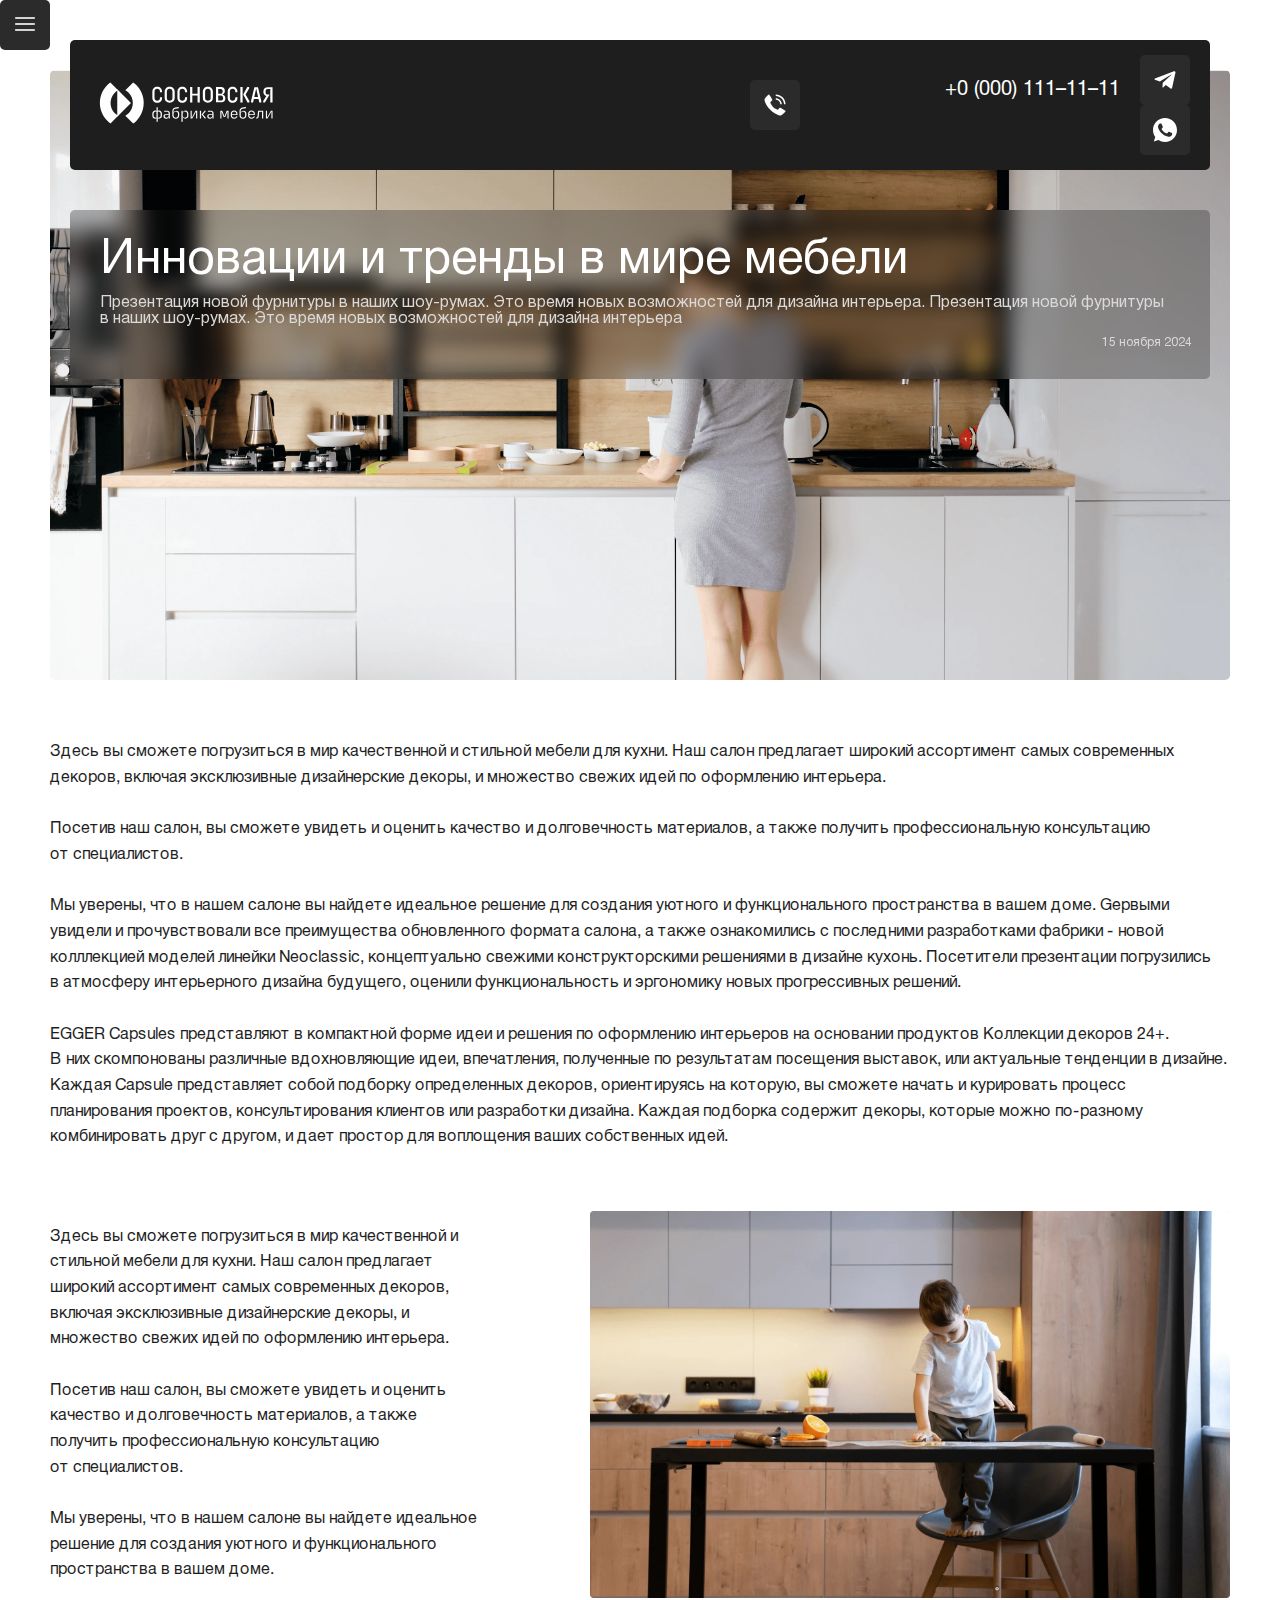
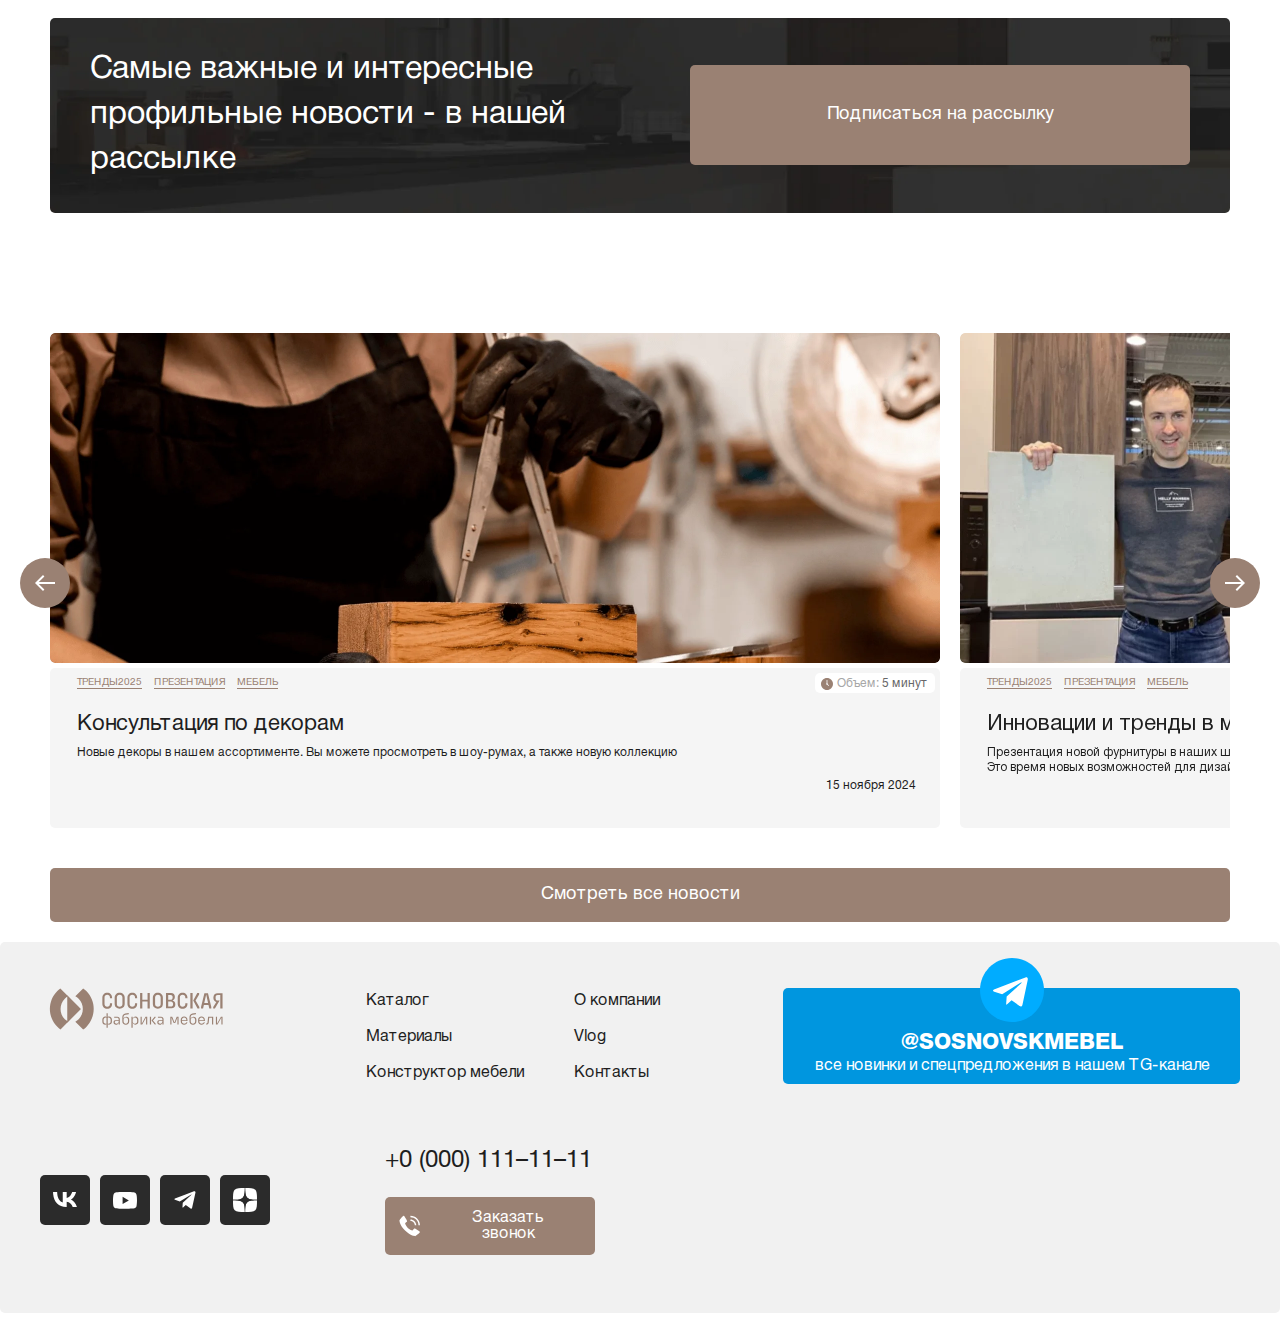
<file: news-single.html>
<!DOCTYPE html>
<html lang="ru">
    <head>
        <meta charset="UTF-8">
        <meta name="viewport" content="width=device-width, initial-scale=1.0">

        <link rel="shortcut icon" href="favicon.ico" type="image/x-icon">

        <link rel="stylesheet" href="css/swiper.min.css">
        <link rel="stylesheet" href="css/style.css">
    
        <title>Инновации и тренды в мире мебели</title>
    </head>
<body>
    <header class="header">
        <div class="container">
            <a href="index.html" class="logo">
                <svg width="195" height="60" viewBox="0 0 195 60" fill="none" xmlns="http://www.w3.org/2000/svg">
                    <path d="M27.2427 43.6449L40.9112 29.9764L27.2427 16.3551V43.6449Z" fill="white"/>
                    <path d="M24.7918 40.2985C19.183 34.6897 19.183 25.3574 24.7918 19.7486C25.7344 18.806 26.8656 17.8633 28.1382 17.2977L20.3142 9.42655C19.183 10.1807 18.2403 11.1233 17.3448 12.066C7.44692 21.9639 7.44692 37.8947 17.3448 47.7926C18.2875 48.7353 19.4186 49.6779 20.5027 50.432L28.3739 42.5609C27.0541 41.9482 25.923 41.194 24.7918 40.2985Z" fill="white"/>
                    <path d="M46.3313 12.066C45.3887 11.1233 44.2575 10.1807 43.1734 9.42655L35.3022 17.2977C36.4334 17.8633 37.5646 18.806 38.6487 19.7486C44.2575 25.3574 44.2575 34.6897 38.6487 40.2985C37.706 41.2412 36.5748 42.1838 35.3022 42.7494L43.1734 50.6206C44.3046 49.8665 45.2473 48.9238 46.3313 47.9811C56.2292 38.0361 56.2292 21.9639 46.3313 12.066Z" fill="white"/>
                    <path d="M177.691 15.978C177.078 15.978 176.559 16.1665 176.182 16.5436C175.805 16.9207 175.617 17.392 175.617 18.0047V19.4187C175.617 20.0314 175.805 20.5499 176.182 20.9269C176.559 21.304 177.078 21.4925 177.691 21.4925H179.623L174.91 29.5051H173.213V28.0911L176.371 23.0479C175.428 22.8123 174.721 22.3409 174.203 21.5868C173.684 20.8798 173.401 19.9843 173.401 18.9474V18.4289C173.401 17.1563 173.778 16.1194 174.58 15.3181C175.381 14.5169 176.418 14.1398 177.691 14.1398H182.545V29.5051H180.283V15.978H177.691Z" fill="white"/>
                    <path d="M164.257 24.0377H168.075L166.19 15.5067L164.257 24.0377ZM161.052 29.5051V28.0911L164.399 14.1398H167.981L171.28 28.0911V29.5051H169.3L168.499 25.923H163.88L163.079 29.5051H161.052Z" fill="white"/>
                    <path d="M153.229 21.5868L157.282 14.0927H159.12V15.5067L155.585 21.5397L159.356 28.044V29.458H157.518L153.229 21.5868ZM150.354 29.5051V14.0927H152.616V29.458H150.354V29.5051Z" fill="white"/>
                    <path d="M147.431 24.3205V24.9804C147.431 26.4415 147.007 27.5727 146.111 28.4682C145.216 29.3637 144.085 29.7879 142.623 29.7879C141.115 29.7879 139.937 29.3637 139.041 28.4211C138.146 27.5255 137.722 26.3472 137.722 24.839V18.7588C137.722 17.2977 138.146 16.1194 139.041 15.1767C139.937 14.2812 141.115 13.8099 142.623 13.8099C144.085 13.8099 145.216 14.2812 146.111 15.1296C147.007 16.0251 147.431 17.1563 147.431 18.6174V19.2773H145.31V18.476C145.31 17.6748 145.027 17.0149 144.556 16.5436C144.037 16.0723 143.378 15.7895 142.576 15.7895C141.775 15.7895 141.115 16.0723 140.597 16.5436C140.125 17.0149 139.89 17.6748 139.89 18.476V25.1218C139.89 25.923 140.125 26.5829 140.597 27.1013C141.068 27.6198 141.728 27.8083 142.576 27.8083C143.378 27.8083 144.037 27.5727 144.556 27.1013C145.027 26.63 145.31 25.9701 145.31 25.1218V24.3205H147.431Z" fill="white"/>
                    <path d="M130.935 22.6237H128.201V27.6198H130.935C131.548 27.6198 132.066 27.4313 132.443 27.0542C132.82 26.6771 133.056 26.1587 133.056 25.4988V24.6976C133.056 24.0848 132.867 23.5664 132.443 23.1893C132.066 22.8123 131.548 22.6237 130.935 22.6237ZM130.558 15.978H128.201V20.7384H130.558C131.17 20.7384 131.689 20.5499 132.066 20.1728C132.443 19.7958 132.632 19.2773 132.632 18.6174V18.0518C132.632 17.4391 132.443 16.9207 132.066 16.5436C131.689 16.1665 131.218 15.978 130.558 15.978ZM125.986 29.5051V14.0927H131.218C132.302 14.0927 133.197 14.4226 133.857 15.0825C134.517 15.7423 134.847 16.6379 134.847 17.7219V18.099C134.847 18.9945 134.611 19.7486 134.187 20.3614C133.763 20.9741 133.15 21.3983 132.396 21.5868C133.291 21.7753 133.998 22.1524 134.517 22.8123C135.035 23.4721 135.318 24.2734 135.318 25.216V25.6874C135.318 26.8185 134.988 27.7141 134.281 28.3739C133.621 29.0338 132.679 29.3637 131.595 29.3637H125.986V29.5051Z" fill="white"/>
                    <path d="M115.098 24.9804C115.098 25.8288 115.333 26.4886 115.852 27.0071C116.37 27.5255 117.03 27.7612 117.879 27.7612C118.727 27.7612 119.387 27.5255 119.905 27.0071C120.424 26.4886 120.659 25.8288 120.659 24.9804V18.5703C120.659 17.7219 120.377 17.0621 119.905 16.5436C119.387 16.0251 118.68 15.7895 117.879 15.7895C117.077 15.7895 116.37 16.0723 115.852 16.5436C115.333 17.0621 115.098 17.7219 115.098 18.5703V24.9804ZM112.835 18.8531C112.835 17.3449 113.307 16.1194 114.202 15.2239C115.145 14.2812 116.323 13.8099 117.832 13.8099C119.34 13.8099 120.565 14.2812 121.508 15.2239C122.451 16.1665 122.875 17.392 122.875 18.8531V24.6976C122.875 26.2058 122.403 27.4313 121.508 28.3739C120.565 29.3166 119.34 29.7408 117.832 29.7408C116.323 29.7408 115.098 29.2694 114.202 28.3739C113.26 27.4313 112.835 26.2058 112.835 24.6976V18.8531Z" fill="white"/>
                    <path d="M100.11 29.5051V14.0927H102.325V20.7384H107.557V14.0927H109.772V29.5051H107.557V22.6237H102.325V29.5051H100.11Z" fill="white"/>
                    <path d="M97.1405 24.3205V24.9804C97.1405 26.4415 96.7163 27.5727 95.8208 28.4682C94.9253 29.3637 93.7941 29.7879 92.333 29.7879C90.8247 29.7879 89.6464 29.3637 88.7509 28.4211C87.8553 27.5255 87.4312 26.3472 87.4312 24.839V18.7588C87.4312 17.2977 87.8553 16.1194 88.7509 15.1767C89.6464 14.2812 90.8247 13.8099 92.333 13.8099C93.7941 13.8099 94.9253 14.2812 95.8208 15.1296C96.7163 16.0251 97.1405 17.1563 97.1405 18.6174V19.2773H95.0195V18.476C95.0195 17.6748 94.7367 17.0149 94.2654 16.5436C93.7469 16.0723 93.0871 15.7895 92.2858 15.7895C91.4846 15.7895 90.8247 16.0723 90.3063 16.5436C89.8349 17.0149 89.5993 17.6748 89.5993 18.476V25.1218C89.5993 25.923 89.8349 26.5829 90.3063 27.1013C90.7776 27.6198 91.4374 27.8083 92.2858 27.8083C93.0871 27.8083 93.7469 27.5727 94.2654 27.1013C94.7367 26.63 95.0195 25.9701 95.0195 25.1218V24.3205H97.1405Z" fill="white"/>
                    <path d="M76.8734 24.9804C76.8734 25.8288 77.1091 26.4886 77.6276 27.0071C78.146 27.5255 78.8059 27.7612 79.6543 27.7612C80.5027 27.7612 81.1625 27.5255 81.681 27.0071C82.1994 26.4886 82.4351 25.8288 82.4351 24.9804V18.5703C82.4351 17.7219 82.1523 17.0621 81.681 16.5436C81.1625 16.0251 80.4555 15.7895 79.6543 15.7895C78.853 15.7895 78.146 16.0723 77.6276 16.5436C77.1091 17.0621 76.8734 17.7219 76.8734 18.5703V24.9804ZM74.6582 18.8531C74.6582 17.3449 75.1295 16.1194 76.0251 15.2239C76.9677 14.2812 78.146 13.8099 79.6543 13.8099C81.1625 13.8099 82.388 14.2812 83.3306 15.2239C84.2733 16.1665 84.6975 17.392 84.6975 18.8531V24.6976C84.6975 26.2058 84.2262 27.4313 83.3306 28.3739C82.388 29.3166 81.1625 29.7408 79.6543 29.7408C78.146 29.7408 76.9206 29.2694 76.0251 28.3739C75.0824 27.4313 74.6582 26.2058 74.6582 24.6976V18.8531Z" fill="white"/>
                    <path d="M72.0658 24.3205V24.9804C72.0658 26.4415 71.6416 27.5727 70.7461 28.4682C69.8506 29.3637 68.7194 29.7879 67.2582 29.7879C65.75 29.7879 64.5717 29.3637 63.6762 28.4211C62.7806 27.5255 62.3564 26.3472 62.3564 24.839V18.7588C62.3564 17.2977 62.7806 16.1194 63.6762 15.1767C64.5717 14.2812 65.75 13.8099 67.2582 13.8099C68.7194 13.8099 69.8506 14.2812 70.7461 15.1296C71.6416 16.0251 72.0658 17.1563 72.0658 18.6174V19.2773H69.9448V18.476C69.9448 17.6748 69.662 17.0149 69.1907 16.5436C68.6722 16.0723 68.0124 15.7895 67.2111 15.7895C66.4099 15.7895 65.75 16.0723 65.2315 16.5436C64.7602 17.0149 64.5245 17.6748 64.5245 18.476V25.1218C64.5245 25.923 64.7602 26.5829 65.2315 27.1013C65.7029 27.5727 66.3627 27.8083 67.2111 27.8083C68.0124 27.8083 68.6722 27.5727 69.1907 27.1013C69.662 26.63 69.9448 25.9701 69.9448 25.1218V24.3205H72.0658Z" fill="white"/>
                    <path d="M177.031 37.7062V44.8704L180.895 37.7062H182.545V45.5774H181.414V38.4603L177.549 45.5774H175.899V37.7062H177.031Z" fill="white"/>
                    <path d="M166.425 45.6245H166.143V44.5405H166.378C166.661 44.5405 166.944 44.4462 167.132 44.2577C167.321 44.0691 167.462 43.8335 167.509 43.5035L168.122 37.6591H173.212V45.5302H172.034V38.7431H169.206L168.688 43.6449C168.641 44.2577 168.405 44.729 167.981 45.106C167.557 45.4831 167.038 45.6245 166.425 45.6245Z" fill="white"/>
                    <path d="M163.739 41.1469V40.817C163.739 40.1571 163.551 39.6386 163.126 39.2144C162.702 38.8374 162.184 38.6017 161.524 38.6017C160.864 38.6017 160.298 38.7903 159.921 39.2144C159.497 39.6386 159.309 40.1571 159.309 40.817V41.1469H163.739ZM164.823 43.1265C164.635 43.9277 164.258 44.5405 163.692 45.0118C163.126 45.4831 162.372 45.7188 161.524 45.7188C160.487 45.7188 159.686 45.436 159.073 44.7761C158.46 44.1634 158.13 43.3621 158.13 42.3252V41.0055C158.13 40.0157 158.413 39.1673 159.026 38.5546C159.639 37.9419 160.44 37.6119 161.477 37.6119C162.467 37.6119 163.315 37.9419 163.928 38.5546C164.54 39.1673 164.87 40.0157 164.87 41.0055V42.0424H159.356V42.4666C159.356 43.1265 159.544 43.6449 159.969 44.0691C160.393 44.4933 160.911 44.6819 161.618 44.6819C162.137 44.6819 162.608 44.5405 162.985 44.2577C163.362 43.9749 163.598 43.5978 163.739 43.1265H164.823Z" fill="white"/>
                    <path d="M150.73 40.8641V42.3723C150.73 43.0322 150.919 43.5978 151.343 44.022C151.767 44.4462 152.286 44.6347 152.946 44.6347C153.605 44.6347 154.171 44.4462 154.548 44.022C154.972 43.5978 155.161 43.0793 155.161 42.3723V40.8641C155.161 40.2042 154.925 39.6386 154.548 39.2145C154.124 38.7903 153.605 38.6017 152.946 38.6017C152.286 38.6017 151.72 38.8374 151.343 39.2145C150.919 39.6386 150.73 40.2042 150.73 40.8641ZM155.915 35.2082L152.616 35.6795C152.05 35.7738 151.579 36.0094 151.202 36.4336C150.825 36.8578 150.683 37.3291 150.683 37.9419V39.78C150.872 39.1202 151.202 38.6489 151.72 38.2718C152.239 37.8947 152.804 37.7062 153.511 37.7062C154.36 37.7062 155.019 37.989 155.585 38.5075C156.103 39.0259 156.386 39.7329 156.386 40.6284V42.3723C156.386 43.4093 156.056 44.2105 155.444 44.8232C154.831 45.436 153.982 45.7659 152.993 45.7659C151.956 45.7659 151.107 45.436 150.448 44.8232C149.788 44.2105 149.505 43.3621 149.505 42.3252V37.989C149.505 37.0935 149.788 36.3394 150.306 35.7266C150.825 35.1139 151.579 34.7368 152.427 34.5954L155.915 34.1241V35.2082Z" fill="white"/>
                    <path d="M146.347 41.1469V40.817C146.347 40.1571 146.159 39.6386 145.734 39.2144C145.31 38.8374 144.792 38.6017 144.132 38.6017C143.472 38.6017 142.906 38.7903 142.529 39.2144C142.105 39.6386 141.917 40.1571 141.917 40.817V41.1469H146.347ZM147.431 43.1265C147.243 43.9277 146.866 44.5405 146.3 45.0118C145.734 45.4831 144.98 45.7188 144.132 45.7188C143.095 45.7188 142.294 45.436 141.681 44.7761C141.068 44.1634 140.738 43.3621 140.738 42.3252V41.0055C140.738 40.0157 141.021 39.1673 141.634 38.5546C142.247 37.9419 143.048 37.6119 144.085 37.6119C145.122 37.6119 145.923 37.9419 146.536 38.5546C147.148 39.1673 147.478 40.0157 147.478 41.0055V42.0424H141.964V42.4666C141.964 43.1265 142.152 43.6449 142.576 44.0691C143.001 44.4933 143.519 44.6819 144.226 44.6819C144.745 44.6819 145.216 44.5405 145.593 44.2577C145.97 43.9749 146.206 43.5978 146.347 43.1265H147.431Z" fill="white"/>
                    <path d="M138.57 37.7062V45.5774H137.439V38.4132L135.224 44.1163H133.668L131.453 38.4132V45.5774H130.322V37.7062H132.207L134.469 43.5507L136.685 37.7062H138.57Z" fill="white"/>
                    <path d="M122.356 41.8539H120.188C119.67 41.8539 119.246 41.9953 118.916 42.231C118.586 42.4666 118.444 42.8437 118.444 43.2207C118.444 43.6449 118.586 44.022 118.916 44.2577C119.246 44.5405 119.67 44.6347 120.235 44.6347C120.848 44.6347 121.32 44.4462 121.697 44.1163C122.074 43.7392 122.309 43.2679 122.356 42.6551V41.8539ZM123.582 40.2042V45.5774H122.404V43.6449C122.215 44.2577 121.885 44.7761 121.414 45.1532C120.942 45.5302 120.377 45.6716 119.717 45.6716C118.963 45.6716 118.397 45.4831 117.926 45.0589C117.455 44.6347 117.266 44.0691 117.266 43.3621C117.266 42.6551 117.502 42.0424 118.02 41.6182C118.539 41.194 119.199 40.9584 120 40.9584H122.404V40.2514C122.404 39.8272 122.262 39.4501 121.979 39.1673C121.697 38.8845 121.32 38.7431 120.895 38.7431H117.926V37.7062H121.084C121.838 37.7062 122.451 37.9419 122.875 38.4132C123.346 38.8845 123.582 39.4501 123.582 40.2042Z" fill="white"/>
                    <path d="M111.563 41.4768L114.627 37.7062H115.569V38.4603L112.93 41.4768L115.711 44.8233V45.5774H114.768L111.563 41.4768ZM109.866 45.5774V37.7062H111.092V45.5774H109.866Z" fill="white"/>
                    <path d="M101.712 37.7062V44.8704L105.53 37.7062H107.227V45.5774H106.096V38.4603L102.231 45.5774H100.581V37.7062H101.712Z" fill="white"/>
                    <path d="M92.663 42.4666C92.663 43.1736 92.8515 43.6921 93.2757 44.1163C93.6999 44.5405 94.2183 44.729 94.8782 44.729C95.5381 44.729 96.1036 44.5405 96.5278 44.1163C96.952 43.6921 97.1406 43.1736 97.1406 42.4666V40.8641C97.1406 40.2042 96.952 39.6386 96.5278 39.2144C96.1036 38.7903 95.5852 38.6017 94.8782 38.6017C94.2183 38.6017 93.6527 38.8374 93.2757 39.2144C92.8515 39.6386 92.663 40.1571 92.663 40.8641V42.4666ZM91.4375 48.7353V37.7062H92.663V39.6858C92.8515 39.0259 93.1814 38.5546 93.6999 38.1775C94.2183 37.8005 94.7839 37.6119 95.4909 37.6119C96.3393 37.6119 96.9992 37.8947 97.5648 38.4132C98.0832 38.9317 98.366 39.6386 98.366 40.5342V42.7494C98.366 43.6449 98.0832 44.3519 97.5648 44.8704C97.0463 45.3888 96.3393 45.6716 95.4909 45.6716C94.7839 45.6716 94.1712 45.4831 93.6999 45.106C93.1814 44.729 92.8515 44.2105 92.663 43.5507V48.6881H91.4375V48.7353Z" fill="white"/>
                    <path d="M83.5663 40.8641V42.3723C83.5663 43.0322 83.7548 43.5978 84.179 44.022C84.6032 44.4462 85.1217 44.6347 85.7815 44.6347C86.4414 44.6347 87.007 44.4462 87.384 44.022C87.8082 43.5978 87.9968 43.0793 87.9968 42.3723V40.8641C87.9968 40.2042 87.7611 39.6386 87.384 39.2145C86.9598 38.7903 86.4414 38.6017 85.7815 38.6017C85.1217 38.6017 84.5561 38.8374 84.179 39.2145C83.7548 39.6386 83.5663 40.2042 83.5663 40.8641ZM88.7509 35.2082L85.4516 35.6795C84.886 35.7738 84.4147 36.0094 84.0376 36.4336C83.6605 36.8578 83.5191 37.3291 83.5191 37.9419V39.78C83.7077 39.1202 84.0376 38.6489 84.5561 38.2718C85.0745 37.8947 85.6401 37.7062 86.3471 37.7062C87.1955 37.7062 87.8554 37.989 88.421 38.5075C88.9394 39.0259 89.2222 39.7329 89.2222 40.6284V42.3723C89.2222 43.4093 88.8923 44.2105 88.2796 44.8232C87.6668 45.436 86.8184 45.7659 85.8286 45.7659C84.7917 45.7659 83.9433 45.436 83.2835 44.8232C82.6236 44.2105 82.3408 43.3621 82.3408 42.3252V37.989C82.3408 37.0935 82.6236 36.3394 83.1421 35.7266C83.6605 35.1139 84.4147 34.7368 85.263 34.5954L88.7509 34.1241V35.2082Z" fill="white"/>
                    <path d="M78.6643 41.8539H76.4962C75.9778 41.8539 75.5536 41.9953 75.2236 42.231C74.8937 42.4666 74.7523 42.8437 74.7523 43.2207C74.7523 43.6449 74.8937 44.022 75.2236 44.2577C75.5536 44.5405 75.9778 44.6347 76.5433 44.6347C77.1561 44.6347 77.6274 44.4462 78.0045 44.1163C78.3815 43.7392 78.6172 43.2679 78.6643 42.6551V41.8539ZM79.8426 40.2042V45.5774H78.6643V43.6449C78.4758 44.2577 78.1459 44.7761 77.6745 45.1532C77.2032 45.5302 76.6376 45.6716 75.9778 45.6716C75.2236 45.6716 74.658 45.4831 74.1867 45.0589C73.7154 44.6347 73.5269 44.0691 73.5269 43.3621C73.5269 42.6551 73.7625 42.0424 74.281 41.6182C74.7994 41.194 75.4593 40.9584 76.2606 40.9584H78.6643V40.2514C78.6643 39.8272 78.5229 39.4501 78.2401 39.1673C77.9573 38.8845 77.5803 38.7431 77.1561 38.7431H74.1867V37.7062H77.3446C78.0987 37.7062 78.7115 37.9419 79.1357 38.4132C79.607 38.8845 79.8426 39.4501 79.8426 40.2042Z" fill="white"/>
                    <path d="M63.5819 42.4666C63.5819 43.1736 63.7704 43.6921 64.1946 44.1163C64.6188 44.5405 65.1373 44.729 65.7971 44.729C66.0328 44.729 66.2685 44.6819 66.5041 44.6347V38.696C66.2685 38.6489 66.0328 38.6017 65.7971 38.6017C65.1373 38.6017 64.5717 38.8374 64.1946 39.2145C63.7704 39.6386 63.5819 40.1571 63.5819 40.8641V42.4666ZM67.7296 44.6347C67.9652 44.6819 68.2009 44.729 68.4366 44.729C69.0964 44.729 69.662 44.5405 70.0391 44.1163C70.4633 43.6921 70.6518 43.1736 70.6518 42.4666V40.8641C70.6518 40.2042 70.4633 39.6386 70.0391 39.2145C69.6149 38.7903 69.0964 38.6017 68.4366 38.6017C68.2009 38.6017 67.9181 38.6489 67.7296 38.696V44.6347ZM65.2315 45.7188C64.3831 45.7188 63.6762 45.436 63.1577 44.9175C62.6392 44.3991 62.3564 43.6921 62.3564 42.7965V40.5342C62.3564 39.6387 62.5921 38.9317 63.1577 38.4132C63.6762 37.8947 64.3831 37.6119 65.2315 37.6119C65.7029 37.6119 66.1271 37.7062 66.5513 37.9419V34.2184H67.7296V37.9419C68.1066 37.7533 68.5308 37.6119 69.0493 37.6119C69.8977 37.6119 70.6047 37.8947 71.1231 38.4132C71.6416 38.9317 71.9244 39.6387 71.9244 40.5342V42.7494C71.9244 43.6449 71.6416 44.3519 71.1231 44.8704C70.6047 45.3888 69.8977 45.6716 69.0493 45.6716C68.578 45.6716 68.1066 45.5774 67.7296 45.3417V48.6881H66.5513V45.3417C66.1742 45.6245 65.7029 45.7188 65.2315 45.7188Z" fill="white"/>
                </svg>                    
            </a>
            <nav class="header__nav">
                <a href="catalog.html" class="nav__link text-secondary">Каталог</a>
                <a href="materials.html" class="nav__link text-secondary">Материалы</a>
                <a href="#" class="nav__link text-secondary">Конструктор мебели</a>
                <a href="about.html" class="nav__link text-secondary">О компании</a>
            </nav>
            <div class="header__buttons">
                <div class="button-wrapper">
                    <div class="social-button" data-modal="feedback-modal">
                        <svg width="24" height="24" viewBox="0 0 24 24" fill="none" xmlns="http://www.w3.org/2000/svg">
                            <path d="M22.0448 17.52C21.3892 16.9703 17.5448 14.5358 16.9058 14.6475C16.6058 14.7008 16.3763 14.9565 15.762 15.6893C15.4779 16.0499 15.166 16.3877 14.829 16.6995C14.2116 16.5504 13.614 16.3288 13.0485 16.0395C10.831 14.9599 9.03947 13.1679 7.9605 10.95C7.67118 10.3846 7.44964 9.78691 7.3005 9.1695C7.6123 8.83252 7.95009 8.52056 8.31075 8.2365C9.04275 7.62225 9.29925 7.39425 9.3525 7.09275C9.46425 6.45225 7.0275 2.60925 6.48 1.95375C6.2505 1.68225 6.042 1.5 5.775 1.5C5.001 1.5 1.5 5.829 1.5 6.39C1.5 6.43575 1.575 10.9425 7.26675 16.7333C13.0575 22.425 17.5642 22.5 17.61 22.5C18.171 22.5 22.5 18.999 22.5 18.225C22.5 17.958 22.3177 17.7495 22.0448 17.52ZM17.25 11.25H18.75C18.7482 9.65925 18.1155 8.13416 16.9907 7.00933C15.8658 5.8845 14.3408 5.25179 12.75 5.25V6.75C13.9431 6.75119 15.087 7.22568 15.9307 8.06933C16.7743 8.91299 17.2488 10.0569 17.25 11.25Z" fill="white"/>
                            <path d="M21 11.25H22.5C22.497 8.66505 21.4688 6.18683 19.641 4.359C17.8132 2.53116 15.3349 1.50298 12.75 1.5V3C14.9372 3.00258 17.0342 3.8726 18.5808 5.41922C20.1274 6.96584 20.9974 9.06276 21 11.25Z" fill="white"/>
                        </svg>                            
                    </div>
                    <a href="tel:+0(000)111–11–11" class="text-secondary">                           
                        </div>
                        +0 (000) 111–11–11
                    </a>
                </div>
                <div class="button-wrapper">
                    <a href="#" class="social-button">
                        <svg width="24" height="24" viewBox="0 0 24 24" fill="none" xmlns="http://www.w3.org/2000/svg">
                            <path d="M1.96269 11.874L6.79269 13.5142L18.2609 6.50325C18.4274 6.402 18.5977 6.62775 18.4544 6.75975L9.77244 14.751L9.44994 19.2247C9.44467 19.2997 9.46231 19.3745 9.50052 19.4391C9.53872 19.5038 9.59569 19.5554 9.66386 19.5869C9.73203 19.6185 9.80819 19.6286 9.88223 19.6159C9.95628 19.6032 10.0247 19.5682 10.0784 19.5157L12.7514 16.887L17.6384 20.586C18.1649 20.985 18.9277 20.7037 19.0694 20.0587L22.4722 4.60875C22.6664 3.7275 21.8024 2.9835 20.9602 3.306L1.93869 10.59C1.34169 10.8187 1.35819 11.6685 1.96269 11.874Z" fill="white"/>
                        </svg>                            
                    </a>
                    <a href="#" class="social-button">
                        <svg width="24" height="24" viewBox="0 0 24 24" fill="none" xmlns="http://www.w3.org/2000/svg">
                            <g clip-path="url(#clip0_55_200)">
                            <path d="M12.003 0H11.997C5.3805 0 0 5.382 0 12C0 14.625 0.846 17.058 2.2845 19.0335L0.789 23.4915L5.4015 22.017C7.299 23.274 9.5625 24 12.003 24C18.6195 24 24 18.6165 24 12C24 5.3835 18.6195 0 12.003 0ZM18.9855 16.9455C18.696 17.763 17.547 18.441 16.6305 18.639C16.0035 18.7725 15.1845 18.879 12.4275 17.736C8.901 16.275 6.63 12.6915 6.453 12.459C6.2835 12.2265 5.028 10.5615 5.028 8.8395C5.028 7.1175 5.9025 6.279 6.255 5.919C6.5445 5.6235 7.023 5.4885 7.482 5.4885C7.6305 5.4885 7.764 5.496 7.884 5.502C8.2365 5.517 8.4135 5.538 8.646 6.0945C8.9355 6.792 9.6405 8.514 9.7245 8.691C9.81 8.868 9.8955 9.108 9.7755 9.3405C9.663 9.5805 9.564 9.687 9.387 9.891C9.21 10.095 9.042 10.251 8.865 10.47C8.703 10.6605 8.52 10.8645 8.724 11.217C8.928 11.562 9.633 12.7125 10.671 13.6365C12.0105 14.829 13.0965 15.21 13.485 15.372C13.7745 15.492 14.1195 15.4635 14.331 15.2385C14.5995 14.949 14.931 14.469 15.2685 13.9965C15.5085 13.6575 15.8115 13.6155 16.1295 13.7355C16.4535 13.848 18.168 14.6955 18.5205 14.871C18.873 15.048 19.1055 15.132 19.191 15.2805C19.275 15.429 19.275 16.1265 18.9855 16.9455Z" fill="white"/>
                            </g>
                            <defs>
                            <clipPath id="clip0_55_200">
                            <rect width="24" height="24" fill="white"/>
                            </clipPath>
                            </defs>
                        </svg> 
                    </a>
                </div>
            </div>
            <div class="social-button burger-button">
                <svg width="26" height="16" viewBox="0 0 22 16" fill="none" xmlns="http://www.w3.org/2000/svg">
                    <path d="M1.99613 -0.00220196C1.7347 0.00352367 1.48591 0.111465 1.30305 0.298379C1.12018 0.485293 1.01778 0.736325 1.01778 0.997813C1.01778 1.2593 1.12018 1.51045 1.30305 1.69736C1.48591 1.88428 1.7347 1.9921 1.99613 1.99783H20.002C20.1352 2.00075 20.2676 1.97711 20.3914 1.92816C20.5153 1.87922 20.6282 1.80597 20.7234 1.71282C20.8186 1.61967 20.8942 1.50849 20.9459 1.38571C20.9975 1.26293 21.0241 1.13101 21.0241 0.997813C21.0241 0.864616 20.9975 0.732811 20.9459 0.610034C20.8942 0.487256 20.8186 0.375956 20.7234 0.282808C20.6282 0.18966 20.5153 0.116525 20.3914 0.06758C20.2676 0.0186353 20.1352 -0.00511849 20.002 -0.00220196H1.99613ZM1.99613 5.99777C1.73065 5.99777 1.47604 6.10325 1.28832 6.29097C1.1006 6.4787 0.995137 6.73335 0.995137 6.99883C0.995137 7.26431 1.1006 7.51896 1.28832 7.70668C1.47604 7.8944 1.73065 7.99977 1.99613 7.99977H20.002C20.2675 7.99977 20.5221 7.8944 20.7098 7.70668C20.8975 7.51896 21.003 7.26431 21.003 6.99883C21.003 6.73335 20.8975 6.4787 20.7098 6.29097C20.5221 6.10325 20.2675 5.99777 20.002 5.99777H1.99613ZM1.90042 11.9998C1.63562 12.0134 1.387 12.1314 1.20902 12.328C1.03104 12.5245 0.93822 12.7835 0.950882 13.0484C0.963543 13.3133 1.08066 13.5624 1.27657 13.741C1.47248 13.9197 1.73123 14.0134 1.99613 14.0017H20.002C20.2668 14.0008 20.5205 13.895 20.7075 13.7074C20.8944 13.5197 20.9994 13.2656 20.9994 13.0008C20.9994 12.7359 20.8944 12.4819 20.7075 12.2943C20.5205 12.1067 20.2668 12.0008 20.002 11.9998H1.99613C1.96424 11.9983 1.93231 11.9983 1.90042 11.9998Z" fill="#D3D3D3"/>
                </svg>    
                <svg width="20" height="20" viewBox="0 0 20 20" fill="none" xmlns="http://www.w3.org/2000/svg">
                    <path d="M1.98831 0.98997C1.78889 0.989996 1.59403 1.04965 1.42876 1.16125C1.26349 1.27286 1.13536 1.43131 1.06082 1.61628C0.986287 1.80125 0.968754 2.00432 1.01047 2.19933C1.05219 2.39434 1.15126 2.57236 1.29495 2.71064L8.58402 9.99968L1.29495 17.2888C1.19875 17.3807 1.12184 17.4909 1.06873 17.6128C1.01563 17.7348 0.987391 17.8661 0.985679 17.9991C0.983966 18.1321 1.00881 18.2642 1.05876 18.3875C1.10871 18.5108 1.18276 18.6229 1.27657 18.7172C1.37038 18.8116 1.48207 18.8862 1.60509 18.9368C1.72812 18.9875 1.86001 19.0131 1.99304 19.0122C2.12608 19.0112 2.25758 18.9836 2.37985 18.9312C2.50212 18.8788 2.6127 18.8024 2.70511 18.7067L10 11.4157L17.291 18.7067C17.3841 18.8001 17.4946 18.8741 17.6164 18.9247C17.7381 18.9753 17.8686 19.0014 18.0004 19.0015C18.1322 19.0017 18.2627 18.9758 18.3845 18.9254C18.5063 18.875 18.617 18.8011 18.7102 18.7079C18.8034 18.6147 18.8773 18.5041 18.9277 18.3823C18.978 18.2605 19.0039 18.1299 19.0038 17.9981C19.0037 17.8663 18.9776 17.7358 18.927 17.6141C18.8765 17.4924 18.8024 17.3819 18.709 17.2888L11.416 9.99968L18.709 2.71064C18.8552 2.57021 18.9553 2.38872 18.996 2.1901C19.0367 1.99149 19.0161 1.78513 18.9369 1.59851C18.8576 1.4119 18.7236 1.25379 18.5524 1.1451C18.3813 1.03642 18.1811 0.982324 17.9785 0.98997C17.7188 0.997712 17.4722 1.10633 17.291 1.29274L10 8.58374L2.70511 1.29274C2.61192 1.19695 2.50048 1.12075 2.37736 1.06875C2.25425 1.01675 2.12196 0.989978 1.98831 0.98997Z" fill="#D3D3D3"/>
                </svg>                           
            </div>
        </div>
    </header>
    <main class="main">
        <section class="main-section main-section--newssingle">
            <div class="container">
                <div class="main-content">
                    <div class="title-wrapper title-wrapper--opacity">
                        <h1 class="title title--large">Инновации и тренды в мире мебели</h1>
                        <p class="text-primary">Презентация новой фурнитуры в наших шоу-румах. Это время новых возможностей для дизайна интерьера. Презентация новой фурнитуры в&nbsp;наших шоу-румах. Это время новых возможностей для дизайна интерьера</p>
                        <span class="text-primary">15 ноября 2024</span>
                    </div>
                    <div class="main-content-bg">
                        <img src="images/main-content-img8.webp" alt="Картинка" class="main-content__img" width="1880" height="980">
                    </div>
                </div>
            </div>
        </section>
        <section class="news-content-section">
            <div class="container">
                <div class="news-content__content-wrapper">
                    <p class="text-primary">Здесь вы сможете погрузиться в мир качественной и стильной мебели для кухни. Наш салон предлагает широкий ассортимент самых современных декоров, включая эксклюзивные дизайнерские декоры, и множество свежих идей по оформлению интерьера.</p>
                    <p class="text-primary">Посетив наш салон, вы сможете увидеть и оценить качество и долговечность материалов, а также получить профессиональную консультацию от специалистов.</p>
                    <p class="text-primary">Мы уверены, что в нашем салоне вы найдете идеальное решение для создания уютного и функционального пространства в вашем доме. Gервыми увидели и прочувствовали все преимущества обновленного формата салона, а также ознакомились с последними разработками фабрики - новой колллекцией моделей линейки Neoclassic, концептуально свежими конструкторскими решениями в дизайне кухонь. Посетители презентации погрузились в&nbsp;атмосферу интерьерного дизайна будущего, оценили функциональность и эргономику новых прогрессивных решений.</p>
                    <p class="text-primary">EGGER Capsules представляют в компактной форме идеи и решения по оформлению интерьеров на основании продуктов Коллекции декоров 24+. 
                        В&nbsp;них&nbsp;скомпонованы различные вдохновляющие идеи, впечатления, полученные по результатам посещения выставок, или актуальные тенденции в дизайне.
                        Каждая Capsule представляет собой подборку определенных декоров, ориентируясь на которую, вы сможете начать и курировать процесс планирования проектов, консультирования клиентов или разработки дизайна. Каждая подборка содержит декоры, которые можно по-разному комбинировать друг с&nbsp;другом, и дает простор для воплощения ваших собственных идей.</p>
                </div>
                <div class="news-content__content-wrapper news-content__content-wrapper--img">
                    <div class="news-content__text-wrapper">
                        <p class="text-primary">Здесь вы сможете погрузиться в мир качественной и стильной мебели для кухни. Наш салон предлагает широкий ассортимент самых современных декоров, включая эксклюзивные дизайнерские декоры, и множество свежих идей по оформлению интерьера.</p>
                        <p class="text-primary">Посетив наш салон, вы сможете увидеть и оценить качество и долговечность материалов, а также получить профессиональную консультацию от специалистов.</p>
                        <p class="text-primary">Мы уверены, что в нашем салоне вы найдете идеальное решение для создания уютного и функционального пространства в вашем доме.</p>
                    </div>
                    <img src="images/news-single-img.webp" alt="Картинка Новости" class="news-single-img" width="930" height="563">
                </div>
            </div>
        </section>
        <section class="small-banner-section small-banner-section--news">
            <div class="container">
                <div class="small-banner">
                    <h2 class="banner-title">Самые важные и интересные профильные новости - в нашей рассылке</h2>
                    <button class="button" data-modal="feedback-modal">Подписаться на рассылку</button>
                </div>
            </div>
        </section>
        <section class="other-news-section">
            <div class="container container--small">
                <div class="swiper-outer">
                    <div class="swiper content-slider">
                        <div class="swiper-wrapper">
                            <div class="news-card news-card--large swiper-slide">
                                <div class="news-card__img-wrapper">
                                    <a href="#" class="news__read-wrapper" style="display: none;">
                                        Читать далее
                                        <svg width="24" height="24" viewBox="0 0 24 24" fill="none" xmlns="http://www.w3.org/2000/svg">
                                            <path d="M22.707 11.293L15.707 4.29304C15.5184 4.11088 15.2658 4.01009 15.0036 4.01237C14.7414 4.01465 14.4906 4.11981 14.3052 4.30522C14.1198 4.49063 14.0146 4.74144 14.0123 5.00364C14.01 5.26584 14.1108 5.51844 14.293 5.70704L19.586 11H2C1.73478 11 1.48043 11.1054 1.29289 11.2929C1.10536 11.4805 1 11.7348 1 12C1 12.2653 1.10536 12.5196 1.29289 12.7071C1.48043 12.8947 1.73478 13 2 13H19.586L14.293 18.293C14.1975 18.3853 14.1213 18.4956 14.0689 18.6176C14.0165 18.7396 13.9889 18.8709 13.9877 19.0036C13.9866 19.1364 14.0119 19.2681 14.0622 19.391C14.1125 19.5139 14.1867 19.6255 14.2806 19.7194C14.3745 19.8133 14.4861 19.8876 14.609 19.9379C14.7319 19.9881 14.8636 20.0134 14.9964 20.0123C15.1292 20.0111 15.2604 19.9836 15.3824 19.9311C15.5044 19.8787 15.6148 19.8026 15.707 19.707L22.707 12.707C22.8945 12.5195 22.9998 12.2652 22.9998 12C22.9998 11.7349 22.8945 11.4806 22.707 11.293Z" fill="white"/>
                                        </svg>
                                    </a>
                                    <img src="images/news-img4.webp" alt="Обложка Новости" class="news-card__img" width="890" height="330">
                                </div>
                                <div class="news-card__content">
                                    <div class="news-card__row news-card__row--top">
                                        <div class="news-card__tags-wrapper">
                                            <a href="#" class="news-card__tag">тренды2025</a>
                                            <a href="#" class="news-card__tag">презентация</a>
                                            <a href="#" class="news-card__tag">мебель</a>
                                        </div>
                                        <div class="news-card__time">
                                            <svg width="12" height="12" viewBox="0 0 12 12" fill="none" xmlns="http://www.w3.org/2000/svg">
                                                <g clip-path="url(#clip0_109_1240)">
                                                <path fill-rule="evenodd" clip-rule="evenodd" d="M0.0117188 6.00002C0.0117188 4.3463 0.596411 2.93477 1.7657 1.76534C2.93509 0.596043 4.34662 0.0113525 6.00038 0.0113525C7.65414 0.0113525 9.06563 0.596043 10.2351 1.76534C11.4044 2.93472 11.989 4.34625 11.989 6.00002C11.989 7.65378 11.4044 9.06526 10.2351 10.2347C9.06567 11.404 7.65414 11.9887 6.00038 11.9887C4.34662 11.9887 2.93513 11.404 1.7657 10.2347C0.596411 9.06531 0.0117188 7.65378 0.0117188 6.00002ZM5.20183 6.00002C5.20183 5.62359 5.33488 5.3803 5.60107 5.27007V2.40695C5.60107 2.29671 5.64002 2.20261 5.71799 2.12463C5.79597 2.04665 5.89008 2.00771 6.00031 2.00771C6.11055 2.00771 6.20465 2.04665 6.28263 2.12463C6.36061 2.20261 6.39955 2.29671 6.39955 2.40695V5.27007C6.66574 5.3803 6.79879 5.62359 6.79879 6.00002C6.79879 6.0779 6.79309 6.15017 6.78168 6.21674L7.81106 7.24612C7.88903 7.3241 7.92798 7.41821 7.92798 7.52844C7.92798 7.63868 7.88903 7.73278 7.81106 7.81076C7.73317 7.88874 7.63907 7.92768 7.52874 7.92768C7.4185 7.92768 7.3244 7.88874 7.24642 7.81076L6.21704 6.78138C6.15056 6.79279 6.07829 6.79849 6.00031 6.79849C5.46802 6.79849 5.20183 6.5323 5.20183 6.00002Z" fill="#9A8173"/>
                                                </g>
                                                <defs>
                                                <clipPath id="clip0_109_1240">
                                                <rect width="12" height="12" fill="white"/>
                                                </clipPath>
                                                </defs>
                                            </svg>                                        
                                            <span><span>Объем:</span> 5 минут</span>
                                        </div>
                                    </div>
                                    <div class="news-card__row news-card__row--middle">
                                        <h2 class="subtitle">Консультация по декорам</h2>
                                        <p class="text-primary">Новые декоры в нашем ассортименте. Вы можете просмотреть в шоу-румах, а также новую коллекцию</p>
                                    </div>
                                    <div class="news-card__row news-card__row--bottom">
                                        <span class="text-primary">15 ноября 2024</span>
                                    </div>
                                </div>
                            </div>
                            <div class="news-card swiper-slide">
                                <div class="news-card__img-wrapper">
                                    <a href="#" class="news__read-wrapper" style="display: none;">
                                        Читать далее
                                        <svg width="24" height="24" viewBox="0 0 24 24" fill="none" xmlns="http://www.w3.org/2000/svg">
                                            <path d="M22.707 11.293L15.707 4.29304C15.5184 4.11088 15.2658 4.01009 15.0036 4.01237C14.7414 4.01465 14.4906 4.11981 14.3052 4.30522C14.1198 4.49063 14.0146 4.74144 14.0123 5.00364C14.01 5.26584 14.1108 5.51844 14.293 5.70704L19.586 11H2C1.73478 11 1.48043 11.1054 1.29289 11.2929C1.10536 11.4805 1 11.7348 1 12C1 12.2653 1.10536 12.5196 1.29289 12.7071C1.48043 12.8947 1.73478 13 2 13H19.586L14.293 18.293C14.1975 18.3853 14.1213 18.4956 14.0689 18.6176C14.0165 18.7396 13.9889 18.8709 13.9877 19.0036C13.9866 19.1364 14.0119 19.2681 14.0622 19.391C14.1125 19.5139 14.1867 19.6255 14.2806 19.7194C14.3745 19.8133 14.4861 19.8876 14.609 19.9379C14.7319 19.9881 14.8636 20.0134 14.9964 20.0123C15.1292 20.0111 15.2604 19.9836 15.3824 19.9311C15.5044 19.8787 15.6148 19.8026 15.707 19.707L22.707 12.707C22.8945 12.5195 22.9998 12.2652 22.9998 12C22.9998 11.7349 22.8945 11.4806 22.707 11.293Z" fill="white"/>
                                        </svg>
                                    </a>
                                    <img src="images/news-img5.webp" alt="Обложка Новости" class="news-card__img" width="435" height="330">
                                </div>
                                <div class="news-card__content">
                                    <div class="news-card__row news-card__row--top">
                                        <div class="news-card__tags-wrapper">
                                            <a href="#" class="news-card__tag">тренды2025</a>
                                            <a href="#" class="news-card__tag">презентация</a>
                                            <a href="#" class="news-card__tag">мебель</a>
                                        </div>
                                        <div class="news-card__time">
                                            <svg width="12" height="12" viewBox="0 0 12 12" fill="none" xmlns="http://www.w3.org/2000/svg">
                                                <g clip-path="url(#clip0_109_1240)">
                                                <path fill-rule="evenodd" clip-rule="evenodd" d="M0.0117188 6.00002C0.0117188 4.3463 0.596411 2.93477 1.7657 1.76534C2.93509 0.596043 4.34662 0.0113525 6.00038 0.0113525C7.65414 0.0113525 9.06563 0.596043 10.2351 1.76534C11.4044 2.93472 11.989 4.34625 11.989 6.00002C11.989 7.65378 11.4044 9.06526 10.2351 10.2347C9.06567 11.404 7.65414 11.9887 6.00038 11.9887C4.34662 11.9887 2.93513 11.404 1.7657 10.2347C0.596411 9.06531 0.0117188 7.65378 0.0117188 6.00002ZM5.20183 6.00002C5.20183 5.62359 5.33488 5.3803 5.60107 5.27007V2.40695C5.60107 2.29671 5.64002 2.20261 5.71799 2.12463C5.79597 2.04665 5.89008 2.00771 6.00031 2.00771C6.11055 2.00771 6.20465 2.04665 6.28263 2.12463C6.36061 2.20261 6.39955 2.29671 6.39955 2.40695V5.27007C6.66574 5.3803 6.79879 5.62359 6.79879 6.00002C6.79879 6.0779 6.79309 6.15017 6.78168 6.21674L7.81106 7.24612C7.88903 7.3241 7.92798 7.41821 7.92798 7.52844C7.92798 7.63868 7.88903 7.73278 7.81106 7.81076C7.73317 7.88874 7.63907 7.92768 7.52874 7.92768C7.4185 7.92768 7.3244 7.88874 7.24642 7.81076L6.21704 6.78138C6.15056 6.79279 6.07829 6.79849 6.00031 6.79849C5.46802 6.79849 5.20183 6.5323 5.20183 6.00002Z" fill="#9A8173"/>
                                                </g>
                                                <defs>
                                                <clipPath id="clip0_109_1240">
                                                <rect width="12" height="12" fill="white"/>
                                                </clipPath>
                                                </defs>
                                            </svg>                                        
                                            <span><span>Объем:</span> 5 минут</span>
                                        </div>
                                    </div>
                                    <div class="news-card__row news-card__row--middle">
                                        <h2 class="subtitle">Инновации и тренды в мире мебели</h2>
                                        <p class="text-primary">Презентация новой фурнитуры в наших шоу-румах. Это&nbsp;время&nbsp;новых возможностей для дизайна интерьера</p>
                                    </div>
                                    <div class="news-card__row news-card__row--bottom">
                                        <span class="text-primary">15 ноября 2024</span>
                                    </div>
                                </div>
                            </div>
                            <div class="news-card swiper-slide">
                                <div class="news-card__img-wrapper">
                                    <a href="#" class="news__read-wrapper" style="display: none;">
                                        Читать далее
                                        <svg width="24" height="24" viewBox="0 0 24 24" fill="none" xmlns="http://www.w3.org/2000/svg">
                                            <path d="M22.707 11.293L15.707 4.29304C15.5184 4.11088 15.2658 4.01009 15.0036 4.01237C14.7414 4.01465 14.4906 4.11981 14.3052 4.30522C14.1198 4.49063 14.0146 4.74144 14.0123 5.00364C14.01 5.26584 14.1108 5.51844 14.293 5.70704L19.586 11H2C1.73478 11 1.48043 11.1054 1.29289 11.2929C1.10536 11.4805 1 11.7348 1 12C1 12.2653 1.10536 12.5196 1.29289 12.7071C1.48043 12.8947 1.73478 13 2 13H19.586L14.293 18.293C14.1975 18.3853 14.1213 18.4956 14.0689 18.6176C14.0165 18.7396 13.9889 18.8709 13.9877 19.0036C13.9866 19.1364 14.0119 19.2681 14.0622 19.391C14.1125 19.5139 14.1867 19.6255 14.2806 19.7194C14.3745 19.8133 14.4861 19.8876 14.609 19.9379C14.7319 19.9881 14.8636 20.0134 14.9964 20.0123C15.1292 20.0111 15.2604 19.9836 15.3824 19.9311C15.5044 19.8787 15.6148 19.8026 15.707 19.707L22.707 12.707C22.8945 12.5195 22.9998 12.2652 22.9998 12C22.9998 11.7349 22.8945 11.4806 22.707 11.293Z" fill="white"/>
                                        </svg>
                                    </a>
                                    <img src="images/news-img6.webp" alt="Обложка Новости" class="news-card__img" width="435" height="330">
                                </div>
                                <div class="news-card__content">
                                    <div class="news-card__row news-card__row--top">
                                        <div class="news-card__tags-wrapper">
                                            <a href="#" class="news-card__tag">тренды2025</a>
                                            <a href="#" class="news-card__tag">презентация</a>
                                            <a href="#" class="news-card__tag">мебель</a>
                                        </div>
                                        <div class="news-card__time">
                                            <svg width="12" height="12" viewBox="0 0 12 12" fill="none" xmlns="http://www.w3.org/2000/svg">
                                                <g clip-path="url(#clip0_109_1240)">
                                                <path fill-rule="evenodd" clip-rule="evenodd" d="M0.0117188 6.00002C0.0117188 4.3463 0.596411 2.93477 1.7657 1.76534C2.93509 0.596043 4.34662 0.0113525 6.00038 0.0113525C7.65414 0.0113525 9.06563 0.596043 10.2351 1.76534C11.4044 2.93472 11.989 4.34625 11.989 6.00002C11.989 7.65378 11.4044 9.06526 10.2351 10.2347C9.06567 11.404 7.65414 11.9887 6.00038 11.9887C4.34662 11.9887 2.93513 11.404 1.7657 10.2347C0.596411 9.06531 0.0117188 7.65378 0.0117188 6.00002ZM5.20183 6.00002C5.20183 5.62359 5.33488 5.3803 5.60107 5.27007V2.40695C5.60107 2.29671 5.64002 2.20261 5.71799 2.12463C5.79597 2.04665 5.89008 2.00771 6.00031 2.00771C6.11055 2.00771 6.20465 2.04665 6.28263 2.12463C6.36061 2.20261 6.39955 2.29671 6.39955 2.40695V5.27007C6.66574 5.3803 6.79879 5.62359 6.79879 6.00002C6.79879 6.0779 6.79309 6.15017 6.78168 6.21674L7.81106 7.24612C7.88903 7.3241 7.92798 7.41821 7.92798 7.52844C7.92798 7.63868 7.88903 7.73278 7.81106 7.81076C7.73317 7.88874 7.63907 7.92768 7.52874 7.92768C7.4185 7.92768 7.3244 7.88874 7.24642 7.81076L6.21704 6.78138C6.15056 6.79279 6.07829 6.79849 6.00031 6.79849C5.46802 6.79849 5.20183 6.5323 5.20183 6.00002Z" fill="#9A8173"/>
                                                </g>
                                                <defs>
                                                <clipPath id="clip0_109_1240">
                                                <rect width="12" height="12" fill="white"/>
                                                </clipPath>
                                                </defs>
                                            </svg>                                        
                                            <span><span>Объем:</span> 5 минут</span>
                                        </div>
                                    </div>
                                    <div class="news-card__row news-card__row--middle">
                                        <h2 class="subtitle">New! Фирменная фурнитура</h2>
                                        <p class="text-primary">Презентация новой фурнитуры в наших шоу-румах. Это&nbsp;время&nbsp;новых возможностей для дизайна интерьера</p>
                                    </div>
                                    <div class="news-card__row news-card__row--bottom">
                                        <span class="text-primary">15 ноября 2024</span>
                                    </div>
                                </div>
                            </div>
                            <div class="news-card swiper-slide">
                                <div class="news-card__img-wrapper">
                                    <a href="#" class="news__read-wrapper" style="display: none;">
                                        Читать далее
                                        <svg width="24" height="24" viewBox="0 0 24 24" fill="none" xmlns="http://www.w3.org/2000/svg">
                                            <path d="M22.707 11.293L15.707 4.29304C15.5184 4.11088 15.2658 4.01009 15.0036 4.01237C14.7414 4.01465 14.4906 4.11981 14.3052 4.30522C14.1198 4.49063 14.0146 4.74144 14.0123 5.00364C14.01 5.26584 14.1108 5.51844 14.293 5.70704L19.586 11H2C1.73478 11 1.48043 11.1054 1.29289 11.2929C1.10536 11.4805 1 11.7348 1 12C1 12.2653 1.10536 12.5196 1.29289 12.7071C1.48043 12.8947 1.73478 13 2 13H19.586L14.293 18.293C14.1975 18.3853 14.1213 18.4956 14.0689 18.6176C14.0165 18.7396 13.9889 18.8709 13.9877 19.0036C13.9866 19.1364 14.0119 19.2681 14.0622 19.391C14.1125 19.5139 14.1867 19.6255 14.2806 19.7194C14.3745 19.8133 14.4861 19.8876 14.609 19.9379C14.7319 19.9881 14.8636 20.0134 14.9964 20.0123C15.1292 20.0111 15.2604 19.9836 15.3824 19.9311C15.5044 19.8787 15.6148 19.8026 15.707 19.707L22.707 12.707C22.8945 12.5195 22.9998 12.2652 22.9998 12C22.9998 11.7349 22.8945 11.4806 22.707 11.293Z" fill="white"/>
                                        </svg>
                                    </a>
                                    <img src="images/news-img5.webp" alt="Обложка Новости" class="news-card__img" width="435" height="330">
                                </div>
                                <div class="news-card__content">
                                    <div class="news-card__row news-card__row--top">
                                        <div class="news-card__tags-wrapper">
                                            <a href="#" class="news-card__tag">тренды2025</a>
                                            <a href="#" class="news-card__tag">презентация</a>
                                            <a href="#" class="news-card__tag">мебель</a>
                                        </div>
                                        <div class="news-card__time">
                                            <svg width="12" height="12" viewBox="0 0 12 12" fill="none" xmlns="http://www.w3.org/2000/svg">
                                                <g clip-path="url(#clip0_109_1240)">
                                                <path fill-rule="evenodd" clip-rule="evenodd" d="M0.0117188 6.00002C0.0117188 4.3463 0.596411 2.93477 1.7657 1.76534C2.93509 0.596043 4.34662 0.0113525 6.00038 0.0113525C7.65414 0.0113525 9.06563 0.596043 10.2351 1.76534C11.4044 2.93472 11.989 4.34625 11.989 6.00002C11.989 7.65378 11.4044 9.06526 10.2351 10.2347C9.06567 11.404 7.65414 11.9887 6.00038 11.9887C4.34662 11.9887 2.93513 11.404 1.7657 10.2347C0.596411 9.06531 0.0117188 7.65378 0.0117188 6.00002ZM5.20183 6.00002C5.20183 5.62359 5.33488 5.3803 5.60107 5.27007V2.40695C5.60107 2.29671 5.64002 2.20261 5.71799 2.12463C5.79597 2.04665 5.89008 2.00771 6.00031 2.00771C6.11055 2.00771 6.20465 2.04665 6.28263 2.12463C6.36061 2.20261 6.39955 2.29671 6.39955 2.40695V5.27007C6.66574 5.3803 6.79879 5.62359 6.79879 6.00002C6.79879 6.0779 6.79309 6.15017 6.78168 6.21674L7.81106 7.24612C7.88903 7.3241 7.92798 7.41821 7.92798 7.52844C7.92798 7.63868 7.88903 7.73278 7.81106 7.81076C7.73317 7.88874 7.63907 7.92768 7.52874 7.92768C7.4185 7.92768 7.3244 7.88874 7.24642 7.81076L6.21704 6.78138C6.15056 6.79279 6.07829 6.79849 6.00031 6.79849C5.46802 6.79849 5.20183 6.5323 5.20183 6.00002Z" fill="#9A8173"/>
                                                </g>
                                                <defs>
                                                <clipPath id="clip0_109_1240">
                                                <rect width="12" height="12" fill="white"/>
                                                </clipPath>
                                                </defs>
                                            </svg>                                        
                                            <span><span>Объем:</span> 5 минут</span>
                                        </div>
                                    </div>
                                    <div class="news-card__row news-card__row--middle">
                                        <h2 class="subtitle">Инновации и тренды в мире мебели</h2>
                                        <p class="text-primary">Презентация новой фурнитуры в наших шоу-румах. Это&nbsp;время&nbsp;новых возможностей для дизайна интерьера</p>
                                    </div>
                                    <div class="news-card__row news-card__row--bottom">
                                        <span class="text-primary">15 ноября 2024</span>
                                    </div>
                                </div>
                            </div>
                            <div class="news-card swiper-slide">
                                <div class="news-card__img-wrapper">
                                    <a href="#" class="news__read-wrapper" style="display: none;">
                                        Читать далее
                                        <svg width="24" height="24" viewBox="0 0 24 24" fill="none" xmlns="http://www.w3.org/2000/svg">
                                            <path d="M22.707 11.293L15.707 4.29304C15.5184 4.11088 15.2658 4.01009 15.0036 4.01237C14.7414 4.01465 14.4906 4.11981 14.3052 4.30522C14.1198 4.49063 14.0146 4.74144 14.0123 5.00364C14.01 5.26584 14.1108 5.51844 14.293 5.70704L19.586 11H2C1.73478 11 1.48043 11.1054 1.29289 11.2929C1.10536 11.4805 1 11.7348 1 12C1 12.2653 1.10536 12.5196 1.29289 12.7071C1.48043 12.8947 1.73478 13 2 13H19.586L14.293 18.293C14.1975 18.3853 14.1213 18.4956 14.0689 18.6176C14.0165 18.7396 13.9889 18.8709 13.9877 19.0036C13.9866 19.1364 14.0119 19.2681 14.0622 19.391C14.1125 19.5139 14.1867 19.6255 14.2806 19.7194C14.3745 19.8133 14.4861 19.8876 14.609 19.9379C14.7319 19.9881 14.8636 20.0134 14.9964 20.0123C15.1292 20.0111 15.2604 19.9836 15.3824 19.9311C15.5044 19.8787 15.6148 19.8026 15.707 19.707L22.707 12.707C22.8945 12.5195 22.9998 12.2652 22.9998 12C22.9998 11.7349 22.8945 11.4806 22.707 11.293Z" fill="white"/>
                                        </svg>
                                    </a>
                                    <img src="images/news-img6.webp" alt="Обложка Новости" class="news-card__img" width="435" height="330">
                                </div>
                                <div class="news-card__content">
                                    <div class="news-card__row news-card__row--top">
                                        <div class="news-card__tags-wrapper">
                                            <a href="#" class="news-card__tag">тренды2025</a>
                                            <a href="#" class="news-card__tag">презентация</a>
                                            <a href="#" class="news-card__tag">мебель</a>
                                        </div>
                                        <div class="news-card__time">
                                            <svg width="12" height="12" viewBox="0 0 12 12" fill="none" xmlns="http://www.w3.org/2000/svg">
                                                <g clip-path="url(#clip0_109_1240)">
                                                <path fill-rule="evenodd" clip-rule="evenodd" d="M0.0117188 6.00002C0.0117188 4.3463 0.596411 2.93477 1.7657 1.76534C2.93509 0.596043 4.34662 0.0113525 6.00038 0.0113525C7.65414 0.0113525 9.06563 0.596043 10.2351 1.76534C11.4044 2.93472 11.989 4.34625 11.989 6.00002C11.989 7.65378 11.4044 9.06526 10.2351 10.2347C9.06567 11.404 7.65414 11.9887 6.00038 11.9887C4.34662 11.9887 2.93513 11.404 1.7657 10.2347C0.596411 9.06531 0.0117188 7.65378 0.0117188 6.00002ZM5.20183 6.00002C5.20183 5.62359 5.33488 5.3803 5.60107 5.27007V2.40695C5.60107 2.29671 5.64002 2.20261 5.71799 2.12463C5.79597 2.04665 5.89008 2.00771 6.00031 2.00771C6.11055 2.00771 6.20465 2.04665 6.28263 2.12463C6.36061 2.20261 6.39955 2.29671 6.39955 2.40695V5.27007C6.66574 5.3803 6.79879 5.62359 6.79879 6.00002C6.79879 6.0779 6.79309 6.15017 6.78168 6.21674L7.81106 7.24612C7.88903 7.3241 7.92798 7.41821 7.92798 7.52844C7.92798 7.63868 7.88903 7.73278 7.81106 7.81076C7.73317 7.88874 7.63907 7.92768 7.52874 7.92768C7.4185 7.92768 7.3244 7.88874 7.24642 7.81076L6.21704 6.78138C6.15056 6.79279 6.07829 6.79849 6.00031 6.79849C5.46802 6.79849 5.20183 6.5323 5.20183 6.00002Z" fill="#9A8173"/>
                                                </g>
                                                <defs>
                                                <clipPath id="clip0_109_1240">
                                                <rect width="12" height="12" fill="white"/>
                                                </clipPath>
                                                </defs>
                                            </svg>                                        
                                            <span><span>Объем:</span> 5 минут</span>
                                        </div>
                                    </div>
                                    <div class="news-card__row news-card__row--middle">
                                        <h2 class="subtitle">New! Фирменная фурнитура</h2>
                                        <p class="text-primary">Презентация новой фурнитуры в наших шоу-румах. Это&nbsp;время&nbsp;новых возможностей для дизайна интерьера</p>
                                    </div>
                                    <div class="news-card__row news-card__row--bottom">
                                        <span class="text-primary">15 ноября 2024</span>
                                    </div>
                                </div>
                            </div>
                            <div class="news-card news-card--large swiper-slide">
                                <div class="news-card__img-wrapper">
                                    <a href="#" class="news__read-wrapper" style="display: none;">
                                        Читать далее
                                        <svg width="24" height="24" viewBox="0 0 24 24" fill="none" xmlns="http://www.w3.org/2000/svg">
                                            <path d="M22.707 11.293L15.707 4.29304C15.5184 4.11088 15.2658 4.01009 15.0036 4.01237C14.7414 4.01465 14.4906 4.11981 14.3052 4.30522C14.1198 4.49063 14.0146 4.74144 14.0123 5.00364C14.01 5.26584 14.1108 5.51844 14.293 5.70704L19.586 11H2C1.73478 11 1.48043 11.1054 1.29289 11.2929C1.10536 11.4805 1 11.7348 1 12C1 12.2653 1.10536 12.5196 1.29289 12.7071C1.48043 12.8947 1.73478 13 2 13H19.586L14.293 18.293C14.1975 18.3853 14.1213 18.4956 14.0689 18.6176C14.0165 18.7396 13.9889 18.8709 13.9877 19.0036C13.9866 19.1364 14.0119 19.2681 14.0622 19.391C14.1125 19.5139 14.1867 19.6255 14.2806 19.7194C14.3745 19.8133 14.4861 19.8876 14.609 19.9379C14.7319 19.9881 14.8636 20.0134 14.9964 20.0123C15.1292 20.0111 15.2604 19.9836 15.3824 19.9311C15.5044 19.8787 15.6148 19.8026 15.707 19.707L22.707 12.707C22.8945 12.5195 22.9998 12.2652 22.9998 12C22.9998 11.7349 22.8945 11.4806 22.707 11.293Z" fill="white"/>
                                        </svg>
                                    </a>
                                    <img src="images/news-img4.webp" alt="Обложка Новости" class="news-card__img" width="890" height="330">
                                </div>
                                <div class="news-card__content">
                                    <div class="news-card__row news-card__row--top">
                                        <div class="news-card__tags-wrapper">
                                            <a href="#" class="news-card__tag">тренды2025</a>
                                            <a href="#" class="news-card__tag">презентация</a>
                                            <a href="#" class="news-card__tag">мебель</a>
                                        </div>
                                        <div class="news-card__time">
                                            <svg width="12" height="12" viewBox="0 0 12 12" fill="none" xmlns="http://www.w3.org/2000/svg">
                                                <g clip-path="url(#clip0_109_1240)">
                                                <path fill-rule="evenodd" clip-rule="evenodd" d="M0.0117188 6.00002C0.0117188 4.3463 0.596411 2.93477 1.7657 1.76534C2.93509 0.596043 4.34662 0.0113525 6.00038 0.0113525C7.65414 0.0113525 9.06563 0.596043 10.2351 1.76534C11.4044 2.93472 11.989 4.34625 11.989 6.00002C11.989 7.65378 11.4044 9.06526 10.2351 10.2347C9.06567 11.404 7.65414 11.9887 6.00038 11.9887C4.34662 11.9887 2.93513 11.404 1.7657 10.2347C0.596411 9.06531 0.0117188 7.65378 0.0117188 6.00002ZM5.20183 6.00002C5.20183 5.62359 5.33488 5.3803 5.60107 5.27007V2.40695C5.60107 2.29671 5.64002 2.20261 5.71799 2.12463C5.79597 2.04665 5.89008 2.00771 6.00031 2.00771C6.11055 2.00771 6.20465 2.04665 6.28263 2.12463C6.36061 2.20261 6.39955 2.29671 6.39955 2.40695V5.27007C6.66574 5.3803 6.79879 5.62359 6.79879 6.00002C6.79879 6.0779 6.79309 6.15017 6.78168 6.21674L7.81106 7.24612C7.88903 7.3241 7.92798 7.41821 7.92798 7.52844C7.92798 7.63868 7.88903 7.73278 7.81106 7.81076C7.73317 7.88874 7.63907 7.92768 7.52874 7.92768C7.4185 7.92768 7.3244 7.88874 7.24642 7.81076L6.21704 6.78138C6.15056 6.79279 6.07829 6.79849 6.00031 6.79849C5.46802 6.79849 5.20183 6.5323 5.20183 6.00002Z" fill="#9A8173"/>
                                                </g>
                                                <defs>
                                                <clipPath id="clip0_109_1240">
                                                <rect width="12" height="12" fill="white"/>
                                                </clipPath>
                                                </defs>
                                            </svg>                                        
                                            <span><span>Объем:</span> 5 минут</span>
                                        </div>
                                    </div>
                                    <div class="news-card__row news-card__row--middle">
                                        <h2 class="subtitle">Консультация по декорам</h2>
                                        <p class="text-primary">Новые декоры в нашем ассортименте. Вы можете просмотреть в шоу-румах, а также новую коллекцию</p>
                                    </div>
                                    <div class="news-card__row news-card__row--bottom">
                                        <span class="text-primary">15 ноября 2024</span>
                                    </div>
                                </div>
                            </div>
                            <div class="news-card swiper-slide">
                                <div class="news-card__img-wrapper">
                                    <a href="#" class="news__read-wrapper" style="display: none;">
                                        Читать далее
                                        <svg width="24" height="24" viewBox="0 0 24 24" fill="none" xmlns="http://www.w3.org/2000/svg">
                                            <path d="M22.707 11.293L15.707 4.29304C15.5184 4.11088 15.2658 4.01009 15.0036 4.01237C14.7414 4.01465 14.4906 4.11981 14.3052 4.30522C14.1198 4.49063 14.0146 4.74144 14.0123 5.00364C14.01 5.26584 14.1108 5.51844 14.293 5.70704L19.586 11H2C1.73478 11 1.48043 11.1054 1.29289 11.2929C1.10536 11.4805 1 11.7348 1 12C1 12.2653 1.10536 12.5196 1.29289 12.7071C1.48043 12.8947 1.73478 13 2 13H19.586L14.293 18.293C14.1975 18.3853 14.1213 18.4956 14.0689 18.6176C14.0165 18.7396 13.9889 18.8709 13.9877 19.0036C13.9866 19.1364 14.0119 19.2681 14.0622 19.391C14.1125 19.5139 14.1867 19.6255 14.2806 19.7194C14.3745 19.8133 14.4861 19.8876 14.609 19.9379C14.7319 19.9881 14.8636 20.0134 14.9964 20.0123C15.1292 20.0111 15.2604 19.9836 15.3824 19.9311C15.5044 19.8787 15.6148 19.8026 15.707 19.707L22.707 12.707C22.8945 12.5195 22.9998 12.2652 22.9998 12C22.9998 11.7349 22.8945 11.4806 22.707 11.293Z" fill="white"/>
                                        </svg>
                                    </a>
                                    <img src="images/news-img5.webp" alt="Обложка Новости" class="news-card__img" width="435" height="330">
                                </div>
                                <div class="news-card__content">
                                    <div class="news-card__row news-card__row--top">
                                        <div class="news-card__tags-wrapper">
                                            <a href="#" class="news-card__tag">тренды2025</a>
                                            <a href="#" class="news-card__tag">презентация</a>
                                            <a href="#" class="news-card__tag">мебель</a>
                                        </div>
                                        <div class="news-card__time">
                                            <svg width="12" height="12" viewBox="0 0 12 12" fill="none" xmlns="http://www.w3.org/2000/svg">
                                                <g clip-path="url(#clip0_109_1240)">
                                                <path fill-rule="evenodd" clip-rule="evenodd" d="M0.0117188 6.00002C0.0117188 4.3463 0.596411 2.93477 1.7657 1.76534C2.93509 0.596043 4.34662 0.0113525 6.00038 0.0113525C7.65414 0.0113525 9.06563 0.596043 10.2351 1.76534C11.4044 2.93472 11.989 4.34625 11.989 6.00002C11.989 7.65378 11.4044 9.06526 10.2351 10.2347C9.06567 11.404 7.65414 11.9887 6.00038 11.9887C4.34662 11.9887 2.93513 11.404 1.7657 10.2347C0.596411 9.06531 0.0117188 7.65378 0.0117188 6.00002ZM5.20183 6.00002C5.20183 5.62359 5.33488 5.3803 5.60107 5.27007V2.40695C5.60107 2.29671 5.64002 2.20261 5.71799 2.12463C5.79597 2.04665 5.89008 2.00771 6.00031 2.00771C6.11055 2.00771 6.20465 2.04665 6.28263 2.12463C6.36061 2.20261 6.39955 2.29671 6.39955 2.40695V5.27007C6.66574 5.3803 6.79879 5.62359 6.79879 6.00002C6.79879 6.0779 6.79309 6.15017 6.78168 6.21674L7.81106 7.24612C7.88903 7.3241 7.92798 7.41821 7.92798 7.52844C7.92798 7.63868 7.88903 7.73278 7.81106 7.81076C7.73317 7.88874 7.63907 7.92768 7.52874 7.92768C7.4185 7.92768 7.3244 7.88874 7.24642 7.81076L6.21704 6.78138C6.15056 6.79279 6.07829 6.79849 6.00031 6.79849C5.46802 6.79849 5.20183 6.5323 5.20183 6.00002Z" fill="#9A8173"/>
                                                </g>
                                                <defs>
                                                <clipPath id="clip0_109_1240">
                                                <rect width="12" height="12" fill="white"/>
                                                </clipPath>
                                                </defs>
                                            </svg>                                        
                                            <span><span>Объем:</span> 5 минут</span>
                                        </div>
                                    </div>
                                    <div class="news-card__row news-card__row--middle">
                                        <h2 class="subtitle">Инновации и тренды в мире мебели</h2>
                                        <p class="text-primary">Презентация новой фурнитуры в наших шоу-румах. Это&nbsp;время&nbsp;новых возможностей для дизайна интерьера</p>
                                    </div>
                                    <div class="news-card__row news-card__row--bottom">
                                        <span class="text-primary">15 ноября 2024</span>
                                    </div>
                                </div>
                            </div>
                            <div class="news-card swiper-slide">
                                <div class="news-card__img-wrapper">
                                    <a href="#" class="news__read-wrapper" style="display: none;">
                                        Читать далее
                                        <svg width="24" height="24" viewBox="0 0 24 24" fill="none" xmlns="http://www.w3.org/2000/svg">
                                            <path d="M22.707 11.293L15.707 4.29304C15.5184 4.11088 15.2658 4.01009 15.0036 4.01237C14.7414 4.01465 14.4906 4.11981 14.3052 4.30522C14.1198 4.49063 14.0146 4.74144 14.0123 5.00364C14.01 5.26584 14.1108 5.51844 14.293 5.70704L19.586 11H2C1.73478 11 1.48043 11.1054 1.29289 11.2929C1.10536 11.4805 1 11.7348 1 12C1 12.2653 1.10536 12.5196 1.29289 12.7071C1.48043 12.8947 1.73478 13 2 13H19.586L14.293 18.293C14.1975 18.3853 14.1213 18.4956 14.0689 18.6176C14.0165 18.7396 13.9889 18.8709 13.9877 19.0036C13.9866 19.1364 14.0119 19.2681 14.0622 19.391C14.1125 19.5139 14.1867 19.6255 14.2806 19.7194C14.3745 19.8133 14.4861 19.8876 14.609 19.9379C14.7319 19.9881 14.8636 20.0134 14.9964 20.0123C15.1292 20.0111 15.2604 19.9836 15.3824 19.9311C15.5044 19.8787 15.6148 19.8026 15.707 19.707L22.707 12.707C22.8945 12.5195 22.9998 12.2652 22.9998 12C22.9998 11.7349 22.8945 11.4806 22.707 11.293Z" fill="white"/>
                                        </svg>
                                    </a>
                                    <img src="images/news-img6.webp" alt="Обложка Новости" class="news-card__img" width="435" height="330">
                                </div>
                                <div class="news-card__content">
                                    <div class="news-card__row news-card__row--top">
                                        <div class="news-card__tags-wrapper">
                                            <a href="#" class="news-card__tag">тренды2025</a>
                                            <a href="#" class="news-card__tag">презентация</a>
                                            <a href="#" class="news-card__tag">мебель</a>
                                        </div>
                                        <div class="news-card__time">
                                            <svg width="12" height="12" viewBox="0 0 12 12" fill="none" xmlns="http://www.w3.org/2000/svg">
                                                <g clip-path="url(#clip0_109_1240)">
                                                <path fill-rule="evenodd" clip-rule="evenodd" d="M0.0117188 6.00002C0.0117188 4.3463 0.596411 2.93477 1.7657 1.76534C2.93509 0.596043 4.34662 0.0113525 6.00038 0.0113525C7.65414 0.0113525 9.06563 0.596043 10.2351 1.76534C11.4044 2.93472 11.989 4.34625 11.989 6.00002C11.989 7.65378 11.4044 9.06526 10.2351 10.2347C9.06567 11.404 7.65414 11.9887 6.00038 11.9887C4.34662 11.9887 2.93513 11.404 1.7657 10.2347C0.596411 9.06531 0.0117188 7.65378 0.0117188 6.00002ZM5.20183 6.00002C5.20183 5.62359 5.33488 5.3803 5.60107 5.27007V2.40695C5.60107 2.29671 5.64002 2.20261 5.71799 2.12463C5.79597 2.04665 5.89008 2.00771 6.00031 2.00771C6.11055 2.00771 6.20465 2.04665 6.28263 2.12463C6.36061 2.20261 6.39955 2.29671 6.39955 2.40695V5.27007C6.66574 5.3803 6.79879 5.62359 6.79879 6.00002C6.79879 6.0779 6.79309 6.15017 6.78168 6.21674L7.81106 7.24612C7.88903 7.3241 7.92798 7.41821 7.92798 7.52844C7.92798 7.63868 7.88903 7.73278 7.81106 7.81076C7.73317 7.88874 7.63907 7.92768 7.52874 7.92768C7.4185 7.92768 7.3244 7.88874 7.24642 7.81076L6.21704 6.78138C6.15056 6.79279 6.07829 6.79849 6.00031 6.79849C5.46802 6.79849 5.20183 6.5323 5.20183 6.00002Z" fill="#9A8173"/>
                                                </g>
                                                <defs>
                                                <clipPath id="clip0_109_1240">
                                                <rect width="12" height="12" fill="white"/>
                                                </clipPath>
                                                </defs>
                                            </svg>                                        
                                            <span><span>Объем:</span> 5 минут</span>
                                        </div>
                                    </div>
                                    <div class="news-card__row news-card__row--middle">
                                        <h2 class="subtitle">New! Фирменная фурнитура</h2>
                                        <p class="text-primary">Презентация новой фурнитуры в наших шоу-румах. Это&nbsp;время&nbsp;новых возможностей для дизайна интерьера</p>
                                    </div>
                                    <div class="news-card__row news-card__row--bottom">
                                        <span class="text-primary">15 ноября 2024</span>
                                    </div>
                                </div>
                            </div>
                            <div class="news-card swiper-slide">
                                <div class="news-card__img-wrapper">
                                    <a href="#" class="news__read-wrapper" style="display: none;">
                                        Читать далее
                                        <svg width="24" height="24" viewBox="0 0 24 24" fill="none" xmlns="http://www.w3.org/2000/svg">
                                            <path d="M22.707 11.293L15.707 4.29304C15.5184 4.11088 15.2658 4.01009 15.0036 4.01237C14.7414 4.01465 14.4906 4.11981 14.3052 4.30522C14.1198 4.49063 14.0146 4.74144 14.0123 5.00364C14.01 5.26584 14.1108 5.51844 14.293 5.70704L19.586 11H2C1.73478 11 1.48043 11.1054 1.29289 11.2929C1.10536 11.4805 1 11.7348 1 12C1 12.2653 1.10536 12.5196 1.29289 12.7071C1.48043 12.8947 1.73478 13 2 13H19.586L14.293 18.293C14.1975 18.3853 14.1213 18.4956 14.0689 18.6176C14.0165 18.7396 13.9889 18.8709 13.9877 19.0036C13.9866 19.1364 14.0119 19.2681 14.0622 19.391C14.1125 19.5139 14.1867 19.6255 14.2806 19.7194C14.3745 19.8133 14.4861 19.8876 14.609 19.9379C14.7319 19.9881 14.8636 20.0134 14.9964 20.0123C15.1292 20.0111 15.2604 19.9836 15.3824 19.9311C15.5044 19.8787 15.6148 19.8026 15.707 19.707L22.707 12.707C22.8945 12.5195 22.9998 12.2652 22.9998 12C22.9998 11.7349 22.8945 11.4806 22.707 11.293Z" fill="white"/>
                                        </svg>
                                    </a>
                                    <img src="images/news-img5.webp" alt="Обложка Новости" class="news-card__img" width="435" height="330">
                                </div>
                                <div class="news-card__content">
                                    <div class="news-card__row news-card__row--top">
                                        <div class="news-card__tags-wrapper">
                                            <a href="#" class="news-card__tag">тренды2025</a>
                                            <a href="#" class="news-card__tag">презентация</a>
                                            <a href="#" class="news-card__tag">мебель</a>
                                        </div>
                                        <div class="news-card__time">
                                            <svg width="12" height="12" viewBox="0 0 12 12" fill="none" xmlns="http://www.w3.org/2000/svg">
                                                <g clip-path="url(#clip0_109_1240)">
                                                <path fill-rule="evenodd" clip-rule="evenodd" d="M0.0117188 6.00002C0.0117188 4.3463 0.596411 2.93477 1.7657 1.76534C2.93509 0.596043 4.34662 0.0113525 6.00038 0.0113525C7.65414 0.0113525 9.06563 0.596043 10.2351 1.76534C11.4044 2.93472 11.989 4.34625 11.989 6.00002C11.989 7.65378 11.4044 9.06526 10.2351 10.2347C9.06567 11.404 7.65414 11.9887 6.00038 11.9887C4.34662 11.9887 2.93513 11.404 1.7657 10.2347C0.596411 9.06531 0.0117188 7.65378 0.0117188 6.00002ZM5.20183 6.00002C5.20183 5.62359 5.33488 5.3803 5.60107 5.27007V2.40695C5.60107 2.29671 5.64002 2.20261 5.71799 2.12463C5.79597 2.04665 5.89008 2.00771 6.00031 2.00771C6.11055 2.00771 6.20465 2.04665 6.28263 2.12463C6.36061 2.20261 6.39955 2.29671 6.39955 2.40695V5.27007C6.66574 5.3803 6.79879 5.62359 6.79879 6.00002C6.79879 6.0779 6.79309 6.15017 6.78168 6.21674L7.81106 7.24612C7.88903 7.3241 7.92798 7.41821 7.92798 7.52844C7.92798 7.63868 7.88903 7.73278 7.81106 7.81076C7.73317 7.88874 7.63907 7.92768 7.52874 7.92768C7.4185 7.92768 7.3244 7.88874 7.24642 7.81076L6.21704 6.78138C6.15056 6.79279 6.07829 6.79849 6.00031 6.79849C5.46802 6.79849 5.20183 6.5323 5.20183 6.00002Z" fill="#9A8173"/>
                                                </g>
                                                <defs>
                                                <clipPath id="clip0_109_1240">
                                                <rect width="12" height="12" fill="white"/>
                                                </clipPath>
                                                </defs>
                                            </svg>                                        
                                            <span><span>Объем:</span> 5 минут</span>
                                        </div>
                                    </div>
                                    <div class="news-card__row news-card__row--middle">
                                        <h2 class="subtitle">Инновации и тренды в мире мебели</h2>
                                        <p class="text-primary">Презентация новой фурнитуры в наших шоу-румах. Это&nbsp;время&nbsp;новых возможностей для дизайна интерьера</p>
                                    </div>
                                    <div class="news-card__row news-card__row--bottom">
                                        <span class="text-primary">15 ноября 2024</span>
                                    </div>
                                </div>
                            </div>
                            <div class="news-card swiper-slide">
                                <div class="news-card__img-wrapper">
                                    <a href="#" class="news__read-wrapper" style="display: none;">
                                        Читать далее
                                        <svg width="24" height="24" viewBox="0 0 24 24" fill="none" xmlns="http://www.w3.org/2000/svg">
                                            <path d="M22.707 11.293L15.707 4.29304C15.5184 4.11088 15.2658 4.01009 15.0036 4.01237C14.7414 4.01465 14.4906 4.11981 14.3052 4.30522C14.1198 4.49063 14.0146 4.74144 14.0123 5.00364C14.01 5.26584 14.1108 5.51844 14.293 5.70704L19.586 11H2C1.73478 11 1.48043 11.1054 1.29289 11.2929C1.10536 11.4805 1 11.7348 1 12C1 12.2653 1.10536 12.5196 1.29289 12.7071C1.48043 12.8947 1.73478 13 2 13H19.586L14.293 18.293C14.1975 18.3853 14.1213 18.4956 14.0689 18.6176C14.0165 18.7396 13.9889 18.8709 13.9877 19.0036C13.9866 19.1364 14.0119 19.2681 14.0622 19.391C14.1125 19.5139 14.1867 19.6255 14.2806 19.7194C14.3745 19.8133 14.4861 19.8876 14.609 19.9379C14.7319 19.9881 14.8636 20.0134 14.9964 20.0123C15.1292 20.0111 15.2604 19.9836 15.3824 19.9311C15.5044 19.8787 15.6148 19.8026 15.707 19.707L22.707 12.707C22.8945 12.5195 22.9998 12.2652 22.9998 12C22.9998 11.7349 22.8945 11.4806 22.707 11.293Z" fill="white"/>
                                        </svg>
                                    </a>
                                    <img src="images/news-img6.webp" alt="Обложка Новости" class="news-card__img" width="435" height="330">
                                </div>
                                <div class="news-card__content">
                                    <div class="news-card__row news-card__row--top">
                                        <div class="news-card__tags-wrapper">
                                            <a href="#" class="news-card__tag">тренды2025</a>
                                            <a href="#" class="news-card__tag">презентация</a>
                                            <a href="#" class="news-card__tag">мебель</a>
                                        </div>
                                        <div class="news-card__time">
                                            <svg width="12" height="12" viewBox="0 0 12 12" fill="none" xmlns="http://www.w3.org/2000/svg">
                                                <g clip-path="url(#clip0_109_1240)">
                                                <path fill-rule="evenodd" clip-rule="evenodd" d="M0.0117188 6.00002C0.0117188 4.3463 0.596411 2.93477 1.7657 1.76534C2.93509 0.596043 4.34662 0.0113525 6.00038 0.0113525C7.65414 0.0113525 9.06563 0.596043 10.2351 1.76534C11.4044 2.93472 11.989 4.34625 11.989 6.00002C11.989 7.65378 11.4044 9.06526 10.2351 10.2347C9.06567 11.404 7.65414 11.9887 6.00038 11.9887C4.34662 11.9887 2.93513 11.404 1.7657 10.2347C0.596411 9.06531 0.0117188 7.65378 0.0117188 6.00002ZM5.20183 6.00002C5.20183 5.62359 5.33488 5.3803 5.60107 5.27007V2.40695C5.60107 2.29671 5.64002 2.20261 5.71799 2.12463C5.79597 2.04665 5.89008 2.00771 6.00031 2.00771C6.11055 2.00771 6.20465 2.04665 6.28263 2.12463C6.36061 2.20261 6.39955 2.29671 6.39955 2.40695V5.27007C6.66574 5.3803 6.79879 5.62359 6.79879 6.00002C6.79879 6.0779 6.79309 6.15017 6.78168 6.21674L7.81106 7.24612C7.88903 7.3241 7.92798 7.41821 7.92798 7.52844C7.92798 7.63868 7.88903 7.73278 7.81106 7.81076C7.73317 7.88874 7.63907 7.92768 7.52874 7.92768C7.4185 7.92768 7.3244 7.88874 7.24642 7.81076L6.21704 6.78138C6.15056 6.79279 6.07829 6.79849 6.00031 6.79849C5.46802 6.79849 5.20183 6.5323 5.20183 6.00002Z" fill="#9A8173"/>
                                                </g>
                                                <defs>
                                                <clipPath id="clip0_109_1240">
                                                <rect width="12" height="12" fill="white"/>
                                                </clipPath>
                                                </defs>
                                            </svg>                                        
                                            <span><span>Объем:</span> 5 минут</span>
                                        </div>
                                    </div>
                                    <div class="news-card__row news-card__row--middle">
                                        <h2 class="subtitle">New! Фирменная фурнитура</h2>
                                        <p class="text-primary">Презентация новой фурнитуры в наших шоу-румах. Это&nbsp;время&nbsp;новых возможностей для дизайна интерьера</p>
                                    </div>
                                    <div class="news-card__row news-card__row--bottom">
                                        <span class="text-primary">15 ноября 2024</span>
                                    </div>
                                </div>
                            </div>
                            <div class="news-card news-card--large swiper-slide">
                                <div class="news-card__img-wrapper">
                                    <a href="#" class="news__read-wrapper" style="display: none;">
                                        Читать далее
                                        <svg width="24" height="24" viewBox="0 0 24 24" fill="none" xmlns="http://www.w3.org/2000/svg">
                                            <path d="M22.707 11.293L15.707 4.29304C15.5184 4.11088 15.2658 4.01009 15.0036 4.01237C14.7414 4.01465 14.4906 4.11981 14.3052 4.30522C14.1198 4.49063 14.0146 4.74144 14.0123 5.00364C14.01 5.26584 14.1108 5.51844 14.293 5.70704L19.586 11H2C1.73478 11 1.48043 11.1054 1.29289 11.2929C1.10536 11.4805 1 11.7348 1 12C1 12.2653 1.10536 12.5196 1.29289 12.7071C1.48043 12.8947 1.73478 13 2 13H19.586L14.293 18.293C14.1975 18.3853 14.1213 18.4956 14.0689 18.6176C14.0165 18.7396 13.9889 18.8709 13.9877 19.0036C13.9866 19.1364 14.0119 19.2681 14.0622 19.391C14.1125 19.5139 14.1867 19.6255 14.2806 19.7194C14.3745 19.8133 14.4861 19.8876 14.609 19.9379C14.7319 19.9881 14.8636 20.0134 14.9964 20.0123C15.1292 20.0111 15.2604 19.9836 15.3824 19.9311C15.5044 19.8787 15.6148 19.8026 15.707 19.707L22.707 12.707C22.8945 12.5195 22.9998 12.2652 22.9998 12C22.9998 11.7349 22.8945 11.4806 22.707 11.293Z" fill="white"/>
                                        </svg>
                                    </a>
                                    <img src="images/news-img4.webp" alt="Обложка Новости" class="news-card__img" width="890" height="330">
                                </div>
                                <div class="news-card__content">
                                    <div class="news-card__row news-card__row--top">
                                        <div class="news-card__tags-wrapper">
                                            <a href="#" class="news-card__tag">тренды2025</a>
                                            <a href="#" class="news-card__tag">презентация</a>
                                            <a href="#" class="news-card__tag">мебель</a>
                                        </div>
                                        <div class="news-card__time">
                                            <svg width="12" height="12" viewBox="0 0 12 12" fill="none" xmlns="http://www.w3.org/2000/svg">
                                                <g clip-path="url(#clip0_109_1240)">
                                                <path fill-rule="evenodd" clip-rule="evenodd" d="M0.0117188 6.00002C0.0117188 4.3463 0.596411 2.93477 1.7657 1.76534C2.93509 0.596043 4.34662 0.0113525 6.00038 0.0113525C7.65414 0.0113525 9.06563 0.596043 10.2351 1.76534C11.4044 2.93472 11.989 4.34625 11.989 6.00002C11.989 7.65378 11.4044 9.06526 10.2351 10.2347C9.06567 11.404 7.65414 11.9887 6.00038 11.9887C4.34662 11.9887 2.93513 11.404 1.7657 10.2347C0.596411 9.06531 0.0117188 7.65378 0.0117188 6.00002ZM5.20183 6.00002C5.20183 5.62359 5.33488 5.3803 5.60107 5.27007V2.40695C5.60107 2.29671 5.64002 2.20261 5.71799 2.12463C5.79597 2.04665 5.89008 2.00771 6.00031 2.00771C6.11055 2.00771 6.20465 2.04665 6.28263 2.12463C6.36061 2.20261 6.39955 2.29671 6.39955 2.40695V5.27007C6.66574 5.3803 6.79879 5.62359 6.79879 6.00002C6.79879 6.0779 6.79309 6.15017 6.78168 6.21674L7.81106 7.24612C7.88903 7.3241 7.92798 7.41821 7.92798 7.52844C7.92798 7.63868 7.88903 7.73278 7.81106 7.81076C7.73317 7.88874 7.63907 7.92768 7.52874 7.92768C7.4185 7.92768 7.3244 7.88874 7.24642 7.81076L6.21704 6.78138C6.15056 6.79279 6.07829 6.79849 6.00031 6.79849C5.46802 6.79849 5.20183 6.5323 5.20183 6.00002Z" fill="#9A8173"/>
                                                </g>
                                                <defs>
                                                <clipPath id="clip0_109_1240">
                                                <rect width="12" height="12" fill="white"/>
                                                </clipPath>
                                                </defs>
                                            </svg>                                        
                                            <span><span>Объем:</span> 5 минут</span>
                                        </div>
                                    </div>
                                    <div class="news-card__row news-card__row--middle">
                                        <h2 class="subtitle">Консультация по декорам</h2>
                                        <p class="text-primary">Новые декоры в нашем ассортименте. Вы можете просмотреть в шоу-румах, а также новую коллекцию</p>
                                    </div>
                                    <div class="news-card__row news-card__row--bottom">
                                        <span class="text-primary">15 ноября 2024</span>
                                    </div>
                                </div>
                            </div>
                            <div class="news-card swiper-slide">
                                <div class="news-card__img-wrapper">
                                    <a href="#" class="news__read-wrapper" style="display: none;">
                                        Читать далее
                                        <svg width="24" height="24" viewBox="0 0 24 24" fill="none" xmlns="http://www.w3.org/2000/svg">
                                            <path d="M22.707 11.293L15.707 4.29304C15.5184 4.11088 15.2658 4.01009 15.0036 4.01237C14.7414 4.01465 14.4906 4.11981 14.3052 4.30522C14.1198 4.49063 14.0146 4.74144 14.0123 5.00364C14.01 5.26584 14.1108 5.51844 14.293 5.70704L19.586 11H2C1.73478 11 1.48043 11.1054 1.29289 11.2929C1.10536 11.4805 1 11.7348 1 12C1 12.2653 1.10536 12.5196 1.29289 12.7071C1.48043 12.8947 1.73478 13 2 13H19.586L14.293 18.293C14.1975 18.3853 14.1213 18.4956 14.0689 18.6176C14.0165 18.7396 13.9889 18.8709 13.9877 19.0036C13.9866 19.1364 14.0119 19.2681 14.0622 19.391C14.1125 19.5139 14.1867 19.6255 14.2806 19.7194C14.3745 19.8133 14.4861 19.8876 14.609 19.9379C14.7319 19.9881 14.8636 20.0134 14.9964 20.0123C15.1292 20.0111 15.2604 19.9836 15.3824 19.9311C15.5044 19.8787 15.6148 19.8026 15.707 19.707L22.707 12.707C22.8945 12.5195 22.9998 12.2652 22.9998 12C22.9998 11.7349 22.8945 11.4806 22.707 11.293Z" fill="white"/>
                                        </svg>
                                    </a>
                                    <img src="images/news-img5.webp" alt="Обложка Новости" class="news-card__img" width="435" height="330">
                                </div>
                                <div class="news-card__content">
                                    <div class="news-card__row news-card__row--top">
                                        <div class="news-card__tags-wrapper">
                                            <a href="#" class="news-card__tag">тренды2025</a>
                                            <a href="#" class="news-card__tag">презентация</a>
                                            <a href="#" class="news-card__tag">мебель</a>
                                        </div>
                                        <div class="news-card__time">
                                            <svg width="12" height="12" viewBox="0 0 12 12" fill="none" xmlns="http://www.w3.org/2000/svg">
                                                <g clip-path="url(#clip0_109_1240)">
                                                <path fill-rule="evenodd" clip-rule="evenodd" d="M0.0117188 6.00002C0.0117188 4.3463 0.596411 2.93477 1.7657 1.76534C2.93509 0.596043 4.34662 0.0113525 6.00038 0.0113525C7.65414 0.0113525 9.06563 0.596043 10.2351 1.76534C11.4044 2.93472 11.989 4.34625 11.989 6.00002C11.989 7.65378 11.4044 9.06526 10.2351 10.2347C9.06567 11.404 7.65414 11.9887 6.00038 11.9887C4.34662 11.9887 2.93513 11.404 1.7657 10.2347C0.596411 9.06531 0.0117188 7.65378 0.0117188 6.00002ZM5.20183 6.00002C5.20183 5.62359 5.33488 5.3803 5.60107 5.27007V2.40695C5.60107 2.29671 5.64002 2.20261 5.71799 2.12463C5.79597 2.04665 5.89008 2.00771 6.00031 2.00771C6.11055 2.00771 6.20465 2.04665 6.28263 2.12463C6.36061 2.20261 6.39955 2.29671 6.39955 2.40695V5.27007C6.66574 5.3803 6.79879 5.62359 6.79879 6.00002C6.79879 6.0779 6.79309 6.15017 6.78168 6.21674L7.81106 7.24612C7.88903 7.3241 7.92798 7.41821 7.92798 7.52844C7.92798 7.63868 7.88903 7.73278 7.81106 7.81076C7.73317 7.88874 7.63907 7.92768 7.52874 7.92768C7.4185 7.92768 7.3244 7.88874 7.24642 7.81076L6.21704 6.78138C6.15056 6.79279 6.07829 6.79849 6.00031 6.79849C5.46802 6.79849 5.20183 6.5323 5.20183 6.00002Z" fill="#9A8173"/>
                                                </g>
                                                <defs>
                                                <clipPath id="clip0_109_1240">
                                                <rect width="12" height="12" fill="white"/>
                                                </clipPath>
                                                </defs>
                                            </svg>                                        
                                            <span><span>Объем:</span> 5 минут</span>
                                        </div>
                                    </div>
                                    <div class="news-card__row news-card__row--middle">
                                        <h2 class="subtitle">Инновации и тренды в мире мебели</h2>
                                        <p class="text-primary">Презентация новой фурнитуры в наших шоу-румах. Это&nbsp;время&nbsp;новых возможностей для дизайна интерьера</p>
                                    </div>
                                    <div class="news-card__row news-card__row--bottom">
                                        <span class="text-primary">15 ноября 2024</span>
                                    </div>
                                </div>
                            </div>
                            <div class="news-card swiper-slide">
                                <div class="news-card__img-wrapper">
                                    <a href="#" class="news__read-wrapper" style="display: none;">
                                        Читать далее
                                        <svg width="24" height="24" viewBox="0 0 24 24" fill="none" xmlns="http://www.w3.org/2000/svg">
                                            <path d="M22.707 11.293L15.707 4.29304C15.5184 4.11088 15.2658 4.01009 15.0036 4.01237C14.7414 4.01465 14.4906 4.11981 14.3052 4.30522C14.1198 4.49063 14.0146 4.74144 14.0123 5.00364C14.01 5.26584 14.1108 5.51844 14.293 5.70704L19.586 11H2C1.73478 11 1.48043 11.1054 1.29289 11.2929C1.10536 11.4805 1 11.7348 1 12C1 12.2653 1.10536 12.5196 1.29289 12.7071C1.48043 12.8947 1.73478 13 2 13H19.586L14.293 18.293C14.1975 18.3853 14.1213 18.4956 14.0689 18.6176C14.0165 18.7396 13.9889 18.8709 13.9877 19.0036C13.9866 19.1364 14.0119 19.2681 14.0622 19.391C14.1125 19.5139 14.1867 19.6255 14.2806 19.7194C14.3745 19.8133 14.4861 19.8876 14.609 19.9379C14.7319 19.9881 14.8636 20.0134 14.9964 20.0123C15.1292 20.0111 15.2604 19.9836 15.3824 19.9311C15.5044 19.8787 15.6148 19.8026 15.707 19.707L22.707 12.707C22.8945 12.5195 22.9998 12.2652 22.9998 12C22.9998 11.7349 22.8945 11.4806 22.707 11.293Z" fill="white"/>
                                        </svg>
                                    </a>
                                    <img src="images/news-img6.webp" alt="Обложка Новости" class="news-card__img" width="435" height="330">
                                </div>
                                <div class="news-card__content">
                                    <div class="news-card__row news-card__row--top">
                                        <div class="news-card__tags-wrapper">
                                            <a href="#" class="news-card__tag">тренды2025</a>
                                            <a href="#" class="news-card__tag">презентация</a>
                                            <a href="#" class="news-card__tag">мебель</a>
                                        </div>
                                        <div class="news-card__time">
                                            <svg width="12" height="12" viewBox="0 0 12 12" fill="none" xmlns="http://www.w3.org/2000/svg">
                                                <g clip-path="url(#clip0_109_1240)">
                                                <path fill-rule="evenodd" clip-rule="evenodd" d="M0.0117188 6.00002C0.0117188 4.3463 0.596411 2.93477 1.7657 1.76534C2.93509 0.596043 4.34662 0.0113525 6.00038 0.0113525C7.65414 0.0113525 9.06563 0.596043 10.2351 1.76534C11.4044 2.93472 11.989 4.34625 11.989 6.00002C11.989 7.65378 11.4044 9.06526 10.2351 10.2347C9.06567 11.404 7.65414 11.9887 6.00038 11.9887C4.34662 11.9887 2.93513 11.404 1.7657 10.2347C0.596411 9.06531 0.0117188 7.65378 0.0117188 6.00002ZM5.20183 6.00002C5.20183 5.62359 5.33488 5.3803 5.60107 5.27007V2.40695C5.60107 2.29671 5.64002 2.20261 5.71799 2.12463C5.79597 2.04665 5.89008 2.00771 6.00031 2.00771C6.11055 2.00771 6.20465 2.04665 6.28263 2.12463C6.36061 2.20261 6.39955 2.29671 6.39955 2.40695V5.27007C6.66574 5.3803 6.79879 5.62359 6.79879 6.00002C6.79879 6.0779 6.79309 6.15017 6.78168 6.21674L7.81106 7.24612C7.88903 7.3241 7.92798 7.41821 7.92798 7.52844C7.92798 7.63868 7.88903 7.73278 7.81106 7.81076C7.73317 7.88874 7.63907 7.92768 7.52874 7.92768C7.4185 7.92768 7.3244 7.88874 7.24642 7.81076L6.21704 6.78138C6.15056 6.79279 6.07829 6.79849 6.00031 6.79849C5.46802 6.79849 5.20183 6.5323 5.20183 6.00002Z" fill="#9A8173"/>
                                                </g>
                                                <defs>
                                                <clipPath id="clip0_109_1240">
                                                <rect width="12" height="12" fill="white"/>
                                                </clipPath>
                                                </defs>
                                            </svg>                                        
                                            <span><span>Объем:</span> 5 минут</span>
                                        </div>
                                    </div>
                                    <div class="news-card__row news-card__row--middle">
                                        <h2 class="subtitle">New! Фирменная фурнитура</h2>
                                        <p class="text-primary">Презентация новой фурнитуры в наших шоу-румах. Это&nbsp;время&nbsp;новых возможностей для дизайна интерьера</p>
                                    </div>
                                    <div class="news-card__row news-card__row--bottom">
                                        <span class="text-primary">15 ноября 2024</span>
                                    </div>
                                </div>
                            </div>
                            <div class="news-card swiper-slide">
                                <div class="news-card__img-wrapper">
                                    <a href="#" class="news__read-wrapper" style="display: none;">
                                        Читать далее
                                        <svg width="24" height="24" viewBox="0 0 24 24" fill="none" xmlns="http://www.w3.org/2000/svg">
                                            <path d="M22.707 11.293L15.707 4.29304C15.5184 4.11088 15.2658 4.01009 15.0036 4.01237C14.7414 4.01465 14.4906 4.11981 14.3052 4.30522C14.1198 4.49063 14.0146 4.74144 14.0123 5.00364C14.01 5.26584 14.1108 5.51844 14.293 5.70704L19.586 11H2C1.73478 11 1.48043 11.1054 1.29289 11.2929C1.10536 11.4805 1 11.7348 1 12C1 12.2653 1.10536 12.5196 1.29289 12.7071C1.48043 12.8947 1.73478 13 2 13H19.586L14.293 18.293C14.1975 18.3853 14.1213 18.4956 14.0689 18.6176C14.0165 18.7396 13.9889 18.8709 13.9877 19.0036C13.9866 19.1364 14.0119 19.2681 14.0622 19.391C14.1125 19.5139 14.1867 19.6255 14.2806 19.7194C14.3745 19.8133 14.4861 19.8876 14.609 19.9379C14.7319 19.9881 14.8636 20.0134 14.9964 20.0123C15.1292 20.0111 15.2604 19.9836 15.3824 19.9311C15.5044 19.8787 15.6148 19.8026 15.707 19.707L22.707 12.707C22.8945 12.5195 22.9998 12.2652 22.9998 12C22.9998 11.7349 22.8945 11.4806 22.707 11.293Z" fill="white"/>
                                        </svg>
                                    </a>
                                    <img src="images/news-img5.webp" alt="Обложка Новости" class="news-card__img" width="435" height="330">
                                </div>
                                <div class="news-card__content">
                                    <div class="news-card__row news-card__row--top">
                                        <div class="news-card__tags-wrapper">
                                            <a href="#" class="news-card__tag">тренды2025</a>
                                            <a href="#" class="news-card__tag">презентация</a>
                                            <a href="#" class="news-card__tag">мебель</a>
                                        </div>
                                        <div class="news-card__time">
                                            <svg width="12" height="12" viewBox="0 0 12 12" fill="none" xmlns="http://www.w3.org/2000/svg">
                                                <g clip-path="url(#clip0_109_1240)">
                                                <path fill-rule="evenodd" clip-rule="evenodd" d="M0.0117188 6.00002C0.0117188 4.3463 0.596411 2.93477 1.7657 1.76534C2.93509 0.596043 4.34662 0.0113525 6.00038 0.0113525C7.65414 0.0113525 9.06563 0.596043 10.2351 1.76534C11.4044 2.93472 11.989 4.34625 11.989 6.00002C11.989 7.65378 11.4044 9.06526 10.2351 10.2347C9.06567 11.404 7.65414 11.9887 6.00038 11.9887C4.34662 11.9887 2.93513 11.404 1.7657 10.2347C0.596411 9.06531 0.0117188 7.65378 0.0117188 6.00002ZM5.20183 6.00002C5.20183 5.62359 5.33488 5.3803 5.60107 5.27007V2.40695C5.60107 2.29671 5.64002 2.20261 5.71799 2.12463C5.79597 2.04665 5.89008 2.00771 6.00031 2.00771C6.11055 2.00771 6.20465 2.04665 6.28263 2.12463C6.36061 2.20261 6.39955 2.29671 6.39955 2.40695V5.27007C6.66574 5.3803 6.79879 5.62359 6.79879 6.00002C6.79879 6.0779 6.79309 6.15017 6.78168 6.21674L7.81106 7.24612C7.88903 7.3241 7.92798 7.41821 7.92798 7.52844C7.92798 7.63868 7.88903 7.73278 7.81106 7.81076C7.73317 7.88874 7.63907 7.92768 7.52874 7.92768C7.4185 7.92768 7.3244 7.88874 7.24642 7.81076L6.21704 6.78138C6.15056 6.79279 6.07829 6.79849 6.00031 6.79849C5.46802 6.79849 5.20183 6.5323 5.20183 6.00002Z" fill="#9A8173"/>
                                                </g>
                                                <defs>
                                                <clipPath id="clip0_109_1240">
                                                <rect width="12" height="12" fill="white"/>
                                                </clipPath>
                                                </defs>
                                            </svg>                                        
                                            <span><span>Объем:</span> 5 минут</span>
                                        </div>
                                    </div>
                                    <div class="news-card__row news-card__row--middle">
                                        <h2 class="subtitle">Инновации и тренды в мире мебели</h2>
                                        <p class="text-primary">Презентация новой фурнитуры в наших шоу-румах. Это&nbsp;время&nbsp;новых возможностей для дизайна интерьера</p>
                                    </div>
                                    <div class="news-card__row news-card__row--bottom">
                                        <span class="text-primary">15 ноября 2024</span>
                                    </div>
                                </div>
                            </div>
                            <div class="news-card swiper-slide">
                                <div class="news-card__img-wrapper">
                                    <a href="#" class="news__read-wrapper" style="display: none;">
                                        Читать далее
                                        <svg width="24" height="24" viewBox="0 0 24 24" fill="none" xmlns="http://www.w3.org/2000/svg">
                                            <path d="M22.707 11.293L15.707 4.29304C15.5184 4.11088 15.2658 4.01009 15.0036 4.01237C14.7414 4.01465 14.4906 4.11981 14.3052 4.30522C14.1198 4.49063 14.0146 4.74144 14.0123 5.00364C14.01 5.26584 14.1108 5.51844 14.293 5.70704L19.586 11H2C1.73478 11 1.48043 11.1054 1.29289 11.2929C1.10536 11.4805 1 11.7348 1 12C1 12.2653 1.10536 12.5196 1.29289 12.7071C1.48043 12.8947 1.73478 13 2 13H19.586L14.293 18.293C14.1975 18.3853 14.1213 18.4956 14.0689 18.6176C14.0165 18.7396 13.9889 18.8709 13.9877 19.0036C13.9866 19.1364 14.0119 19.2681 14.0622 19.391C14.1125 19.5139 14.1867 19.6255 14.2806 19.7194C14.3745 19.8133 14.4861 19.8876 14.609 19.9379C14.7319 19.9881 14.8636 20.0134 14.9964 20.0123C15.1292 20.0111 15.2604 19.9836 15.3824 19.9311C15.5044 19.8787 15.6148 19.8026 15.707 19.707L22.707 12.707C22.8945 12.5195 22.9998 12.2652 22.9998 12C22.9998 11.7349 22.8945 11.4806 22.707 11.293Z" fill="white"/>
                                        </svg>
                                    </a>
                                    <img src="images/news-img6.webp" alt="Обложка Новости" class="news-card__img" width="435" height="330">
                                </div>
                                <div class="news-card__content">
                                    <div class="news-card__row news-card__row--top">
                                        <div class="news-card__tags-wrapper">
                                            <a href="#" class="news-card__tag">тренды2025</a>
                                            <a href="#" class="news-card__tag">презентация</a>
                                            <a href="#" class="news-card__tag">мебель</a>
                                        </div>
                                        <div class="news-card__time">
                                            <svg width="12" height="12" viewBox="0 0 12 12" fill="none" xmlns="http://www.w3.org/2000/svg">
                                                <g clip-path="url(#clip0_109_1240)">
                                                <path fill-rule="evenodd" clip-rule="evenodd" d="M0.0117188 6.00002C0.0117188 4.3463 0.596411 2.93477 1.7657 1.76534C2.93509 0.596043 4.34662 0.0113525 6.00038 0.0113525C7.65414 0.0113525 9.06563 0.596043 10.2351 1.76534C11.4044 2.93472 11.989 4.34625 11.989 6.00002C11.989 7.65378 11.4044 9.06526 10.2351 10.2347C9.06567 11.404 7.65414 11.9887 6.00038 11.9887C4.34662 11.9887 2.93513 11.404 1.7657 10.2347C0.596411 9.06531 0.0117188 7.65378 0.0117188 6.00002ZM5.20183 6.00002C5.20183 5.62359 5.33488 5.3803 5.60107 5.27007V2.40695C5.60107 2.29671 5.64002 2.20261 5.71799 2.12463C5.79597 2.04665 5.89008 2.00771 6.00031 2.00771C6.11055 2.00771 6.20465 2.04665 6.28263 2.12463C6.36061 2.20261 6.39955 2.29671 6.39955 2.40695V5.27007C6.66574 5.3803 6.79879 5.62359 6.79879 6.00002C6.79879 6.0779 6.79309 6.15017 6.78168 6.21674L7.81106 7.24612C7.88903 7.3241 7.92798 7.41821 7.92798 7.52844C7.92798 7.63868 7.88903 7.73278 7.81106 7.81076C7.73317 7.88874 7.63907 7.92768 7.52874 7.92768C7.4185 7.92768 7.3244 7.88874 7.24642 7.81076L6.21704 6.78138C6.15056 6.79279 6.07829 6.79849 6.00031 6.79849C5.46802 6.79849 5.20183 6.5323 5.20183 6.00002Z" fill="#9A8173"/>
                                                </g>
                                                <defs>
                                                <clipPath id="clip0_109_1240">
                                                <rect width="12" height="12" fill="white"/>
                                                </clipPath>
                                                </defs>
                                            </svg>                                        
                                            <span><span>Объем:</span> 5 минут</span>
                                        </div>
                                    </div>
                                    <div class="news-card__row news-card__row--middle">
                                        <h2 class="subtitle">New! Фирменная фурнитура</h2>
                                        <p class="text-primary">Презентация новой фурнитуры в наших шоу-румах. Это&nbsp;время&nbsp;новых возможностей для дизайна интерьера</p>
                                    </div>
                                    <div class="news-card__row news-card__row--bottom">
                                        <span class="text-primary">15 ноября 2024</span>
                                    </div>
                                </div>
                            </div>
                        </div>
                    </div>
                    <div class="swiper-button-prev rounded-btn">
                        <svg width="25" height="20" viewBox="0 0 25 20" fill="none" xmlns="http://www.w3.org/2000/svg">
                            <path d="M10 0L11.75 1.75L4.75 8.75H25V11.25H4.75L11.75 18.25L10 20L0 10L10 0Z" fill="white"/>
                        </svg>                            
                    </div>
                    <div class="swiper-button-next rounded-btn">
                        <svg width="25" height="20" viewBox="0 0 25 20" fill="none" xmlns="http://www.w3.org/2000/svg">
                            <path d="M15 0L13.25 1.75L20.25 8.75H0V11.25H20.25L13.25 18.25L15 20L25 10L15 0Z" fill="white"/>
                        </svg>                            
                    </div>

                </div>
                <a href="#" class="button">Смотреть все новости</a>
            </div>
        </section>
    </main>
    <footer class="footer">
        <div class="container">
            <div class="footer__nav-wrapper">
                <a href="index.html" class="logo">
                    <svg width="195" height="60" viewBox="0 0 195 60" fill="none" xmlns="http://www.w3.org/2000/svg">
                        <path d="M27.2427 43.6448L40.9112 29.9763L27.2427 16.355V43.6448Z" fill="#9A8173"/>
                        <path d="M24.7918 40.2987C19.183 34.6899 19.183 25.3576 24.7918 19.7488C25.7344 18.8062 26.8656 17.8635 28.1382 17.2979L20.3142 9.42676C19.183 10.1809 18.2403 11.1235 17.3448 12.0662C7.44692 21.9641 7.44692 37.8949 17.3448 47.7928C18.2875 48.7355 19.4186 49.6781 20.5027 50.4323L28.3739 42.5611C27.0541 41.9484 25.923 41.1942 24.7918 40.2987Z" fill="#9A8173"/>
                        <path d="M46.3313 12.0662C45.3887 11.1235 44.2575 10.1809 43.1734 9.42676L35.3022 17.2979C36.4334 17.8635 37.5646 18.8062 38.6487 19.7488C44.2575 25.3576 44.2575 34.6899 38.6487 40.2987C37.706 41.2414 36.5748 42.184 35.3022 42.7496L43.1734 50.6208C44.3046 49.8667 45.2473 48.924 46.3313 47.9814C56.2292 38.0363 56.2292 21.9641 46.3313 12.0662Z" fill="#9A8173"/>
                        <path d="M177.691 15.9783C177.078 15.9783 176.559 16.1668 176.182 16.5439C175.805 16.921 175.617 17.3923 175.617 18.005V19.419C175.617 20.0317 175.805 20.5502 176.182 20.9273C176.559 21.3043 177.078 21.4928 177.691 21.4928H179.623L174.91 29.5054H173.213V28.0914L176.371 23.0482C175.428 22.8126 174.721 22.3412 174.203 21.5871C173.684 20.8801 173.401 19.9846 173.401 18.9477V18.4292C173.401 17.1566 173.778 16.1197 174.58 15.3185C175.381 14.5172 176.418 14.1401 177.691 14.1401H182.545V29.5054H180.283V15.9783H177.691Z" fill="#9A8173"/>
                        <path d="M164.257 24.038H168.075L166.19 15.507L164.257 24.038ZM161.052 29.5054V28.0914L164.399 14.1401H167.981L171.28 28.0914V29.5054H169.3L168.499 25.9233H163.88L163.079 29.5054H161.052Z" fill="#9A8173"/>
                        <path d="M153.229 21.5869L157.282 14.0928H159.12V15.5068L155.585 21.5397L159.356 28.0441V29.4581H157.518L153.229 21.5869ZM150.354 29.5052V14.0928H152.616V29.4581H150.354V29.5052Z" fill="#9A8173"/>
                        <path d="M147.431 24.3207V24.9805C147.431 26.4416 147.007 27.5728 146.111 28.4683C145.216 29.3639 144.085 29.7881 142.623 29.7881C141.115 29.7881 139.937 29.3639 139.041 28.4212C138.146 27.5257 137.722 26.3474 137.722 24.8391V18.759C137.722 17.2979 138.146 16.1196 139.041 15.1769C139.937 14.2814 141.115 13.8101 142.623 13.8101C144.085 13.8101 145.216 14.2814 146.111 15.1298C147.007 16.0253 147.431 17.1565 147.431 18.6176V19.2775H145.31V18.4762C145.31 17.6749 145.027 17.0151 144.556 16.5438C144.037 16.0724 143.378 15.7896 142.576 15.7896C141.775 15.7896 141.115 16.0724 140.597 16.5438C140.125 17.0151 139.89 17.6749 139.89 18.4762V25.1219C139.89 25.9232 140.125 26.583 140.597 27.1015C141.068 27.62 141.728 27.8085 142.576 27.8085C143.378 27.8085 144.037 27.5728 144.556 27.1015C145.027 26.6302 145.31 25.9703 145.31 25.1219V24.3207H147.431Z" fill="#9A8173"/>
                        <path d="M130.935 22.6238H128.201V27.6199H130.935C131.548 27.6199 132.066 27.4313 132.443 27.0543C132.82 26.6772 133.056 26.1588 133.056 25.4989V24.6976C133.056 24.0849 132.867 23.5665 132.443 23.1894C132.066 22.8123 131.548 22.6238 130.935 22.6238ZM130.558 15.9781H128.201V20.7385H130.558C131.17 20.7385 131.689 20.55 132.066 20.1729C132.443 19.7958 132.632 19.2774 132.632 18.6175V18.0519C132.632 17.4392 132.443 16.9207 132.066 16.5437C131.689 16.1666 131.218 15.9781 130.558 15.9781ZM125.986 29.5052V14.0928H131.218C132.302 14.0928 133.197 14.4227 133.857 15.0826C134.517 15.7424 134.847 16.6379 134.847 17.722V18.0991C134.847 18.9946 134.611 19.7487 134.187 20.3614C133.763 20.9742 133.15 21.3984 132.396 21.5869C133.291 21.7754 133.998 22.1525 134.517 22.8123C135.035 23.4722 135.318 24.2734 135.318 25.2161V25.6874C135.318 26.8186 134.988 27.7141 134.281 28.374C133.621 29.0339 132.679 29.3638 131.595 29.3638H125.986V29.5052Z" fill="#9A8173"/>
                        <path d="M115.098 24.9805C115.098 25.8289 115.333 26.4888 115.852 27.0072C116.37 27.5257 117.03 27.7614 117.879 27.7614C118.727 27.7614 119.387 27.5257 119.905 27.0072C120.424 26.4888 120.659 25.8289 120.659 24.9805V18.5705C120.659 17.7221 120.377 17.0622 119.905 16.5438C119.387 16.0253 118.68 15.7896 117.879 15.7896C117.077 15.7896 116.37 16.0724 115.852 16.5438C115.333 17.0622 115.098 17.7221 115.098 18.5705V24.9805ZM112.835 18.8533C112.835 17.345 113.307 16.1196 114.202 15.224C115.145 14.2814 116.323 13.8101 117.832 13.8101C119.34 13.8101 120.565 14.2814 121.508 15.224C122.451 16.1667 122.875 17.3921 122.875 18.8533V24.6977C122.875 26.206 122.403 27.4314 121.508 28.3741C120.565 29.3167 119.34 29.7409 117.832 29.7409C116.323 29.7409 115.098 29.2696 114.202 28.3741C113.26 27.4314 112.835 26.206 112.835 24.6977V18.8533Z" fill="#9A8173"/>
                        <path d="M100.11 29.5052V14.0928H102.325V20.7385H107.557V14.0928H109.772V29.5052H107.557V22.6238H102.325V29.5052H100.11Z" fill="#9A8173"/>
                        <path d="M97.1405 24.3207V24.9805C97.1405 26.4416 96.7163 27.5728 95.8208 28.4683C94.9253 29.3639 93.7941 29.7881 92.333 29.7881C90.8247 29.7881 89.6464 29.3639 88.7509 28.4212C87.8553 27.5257 87.4312 26.3474 87.4312 24.8391V18.759C87.4312 17.2979 87.8553 16.1196 88.7509 15.1769C89.6464 14.2814 90.8247 13.8101 92.333 13.8101C93.7941 13.8101 94.9253 14.2814 95.8208 15.1298C96.7163 16.0253 97.1405 17.1565 97.1405 18.6176V19.2775H95.0195V18.4762C95.0195 17.6749 94.7367 17.0151 94.2654 16.5438C93.7469 16.0724 93.0871 15.7896 92.2858 15.7896C91.4846 15.7896 90.8247 16.0724 90.3063 16.5438C89.8349 17.0151 89.5993 17.6749 89.5993 18.4762V25.1219C89.5993 25.9232 89.8349 26.583 90.3063 27.1015C90.7776 27.62 91.4374 27.8085 92.2858 27.8085C93.0871 27.8085 93.7469 27.5728 94.2654 27.1015C94.7367 26.6302 95.0195 25.9703 95.0195 25.1219V24.3207H97.1405Z" fill="#9A8173"/>
                        <path d="M76.8734 24.9805C76.8734 25.8289 77.1091 26.4888 77.6276 27.0072C78.146 27.5257 78.8059 27.7614 79.6543 27.7614C80.5027 27.7614 81.1625 27.5257 81.681 27.0072C82.1994 26.4888 82.4351 25.8289 82.4351 24.9805V18.5705C82.4351 17.7221 82.1523 17.0622 81.681 16.5438C81.1625 16.0253 80.4555 15.7896 79.6543 15.7896C78.853 15.7896 78.146 16.0724 77.6276 16.5438C77.1091 17.0622 76.8734 17.7221 76.8734 18.5705V24.9805ZM74.6582 18.8533C74.6582 17.345 75.1295 16.1196 76.0251 15.224C76.9677 14.2814 78.146 13.8101 79.6543 13.8101C81.1625 13.8101 82.388 14.2814 83.3306 15.224C84.2733 16.1667 84.6975 17.3921 84.6975 18.8533V24.6977C84.6975 26.206 84.2262 27.4314 83.3306 28.3741C82.388 29.3167 81.1625 29.7409 79.6543 29.7409C78.146 29.7409 76.9206 29.2696 76.0251 28.3741C75.0824 27.4314 74.6582 26.206 74.6582 24.6977V18.8533Z" fill="#9A8173"/>
                        <path d="M72.0658 24.3207V24.9805C72.0658 26.4416 71.6416 27.5728 70.7461 28.4683C69.8506 29.3639 68.7194 29.7881 67.2582 29.7881C65.75 29.7881 64.5717 29.3639 63.6762 28.4212C62.7806 27.5257 62.3564 26.3474 62.3564 24.8391V18.759C62.3564 17.2979 62.7806 16.1196 63.6762 15.1769C64.5717 14.2814 65.75 13.8101 67.2582 13.8101C68.7194 13.8101 69.8506 14.2814 70.7461 15.1298C71.6416 16.0253 72.0658 17.1565 72.0658 18.6176V19.2775H69.9448V18.4762C69.9448 17.6749 69.662 17.0151 69.1907 16.5438C68.6722 16.0724 68.0124 15.7896 67.2111 15.7896C66.4099 15.7896 65.75 16.0724 65.2315 16.5438C64.7602 17.0151 64.5245 17.6749 64.5245 18.4762V25.1219C64.5245 25.9232 64.7602 26.583 65.2315 27.1015C65.7029 27.5728 66.3627 27.8085 67.2111 27.8085C68.0124 27.8085 68.6722 27.5728 69.1907 27.1015C69.662 26.6302 69.9448 25.9703 69.9448 25.1219V24.3207H72.0658Z" fill="#9A8173"/>
                        <path d="M177.031 37.7065V44.8707L180.895 37.7065H182.545V45.5777H181.414V38.4607L177.549 45.5777H175.899V37.7065H177.031Z" fill="#9A8173"/>
                        <path d="M166.425 45.6246H166.143V44.5406H166.378C166.661 44.5406 166.944 44.4463 167.132 44.2578C167.321 44.0692 167.462 43.8336 167.509 43.5036L168.122 37.6592H173.212V45.5303H172.034V38.7432H169.206L168.688 43.645C168.641 44.2578 168.405 44.7291 167.981 45.1062C167.557 45.4832 167.038 45.6246 166.425 45.6246Z" fill="#9A8173"/>
                        <path d="M163.739 41.1473V40.8173C163.739 40.1575 163.551 39.639 163.126 39.2148C162.702 38.8378 162.184 38.6021 161.524 38.6021C160.864 38.6021 160.298 38.7906 159.921 39.2148C159.497 39.639 159.309 40.1575 159.309 40.8173V41.1473H163.739ZM164.823 43.1268C164.635 43.9281 164.258 44.5408 163.692 45.0121C163.126 45.4835 162.372 45.7191 161.524 45.7191C160.487 45.7191 159.686 45.4363 159.073 44.7765C158.46 44.1638 158.13 43.3625 158.13 42.3256V41.0059C158.13 40.0161 158.413 39.1677 159.026 38.555C159.639 37.9422 160.44 37.6123 161.477 37.6123C162.467 37.6123 163.315 37.9422 163.928 38.555C164.54 39.1677 164.87 40.0161 164.87 41.0059V42.0428H159.356V42.467C159.356 43.1268 159.544 43.6453 159.969 44.0695C160.393 44.4937 160.911 44.6822 161.618 44.6822C162.137 44.6822 162.608 44.5408 162.985 44.258C163.362 43.9752 163.598 43.5982 163.739 43.1268H164.823Z" fill="#9A8173"/>
                        <path d="M150.73 40.8645V42.3727C150.73 43.0326 150.919 43.5982 151.343 44.0224C151.767 44.4466 152.286 44.6351 152.946 44.6351C153.605 44.6351 154.171 44.4466 154.548 44.0224C154.972 43.5982 155.161 43.0797 155.161 42.3727V40.8645C155.161 40.2046 154.925 39.639 154.548 39.2148C154.124 38.7907 153.605 38.6021 152.946 38.6021C152.286 38.6021 151.72 38.8378 151.343 39.2148C150.919 39.639 150.73 40.2046 150.73 40.8645ZM155.915 35.2086L152.616 35.6799C152.05 35.7742 151.579 36.0098 151.202 36.434C150.825 36.8582 150.683 37.3295 150.683 37.9423V39.7804C150.872 39.1206 151.202 38.6493 151.72 38.2722C152.239 37.8951 152.804 37.7066 153.511 37.7066C154.36 37.7066 155.019 37.9894 155.585 38.5079C156.103 39.0263 156.386 39.7333 156.386 40.6288V42.3727C156.386 43.4097 156.056 44.2109 155.444 44.8236C154.831 45.4364 153.982 45.7663 152.993 45.7663C151.956 45.7663 151.107 45.4364 150.448 44.8236C149.788 44.2109 149.505 43.3625 149.505 42.3256V37.9894C149.505 37.0939 149.788 36.3398 150.306 35.727C150.825 35.1143 151.579 34.7372 152.427 34.5958L155.915 34.1245V35.2086Z" fill="#9A8173"/>
                        <path d="M146.347 41.1473V40.8173C146.347 40.1575 146.159 39.639 145.734 39.2148C145.31 38.8378 144.792 38.6021 144.132 38.6021C143.472 38.6021 142.906 38.7906 142.529 39.2148C142.105 39.639 141.917 40.1575 141.917 40.8173V41.1473H146.347ZM147.431 43.1268C147.243 43.9281 146.866 44.5408 146.3 45.0121C145.734 45.4835 144.98 45.7191 144.132 45.7191C143.095 45.7191 142.294 45.4363 141.681 44.7765C141.068 44.1638 140.738 43.3625 140.738 42.3256V41.0059C140.738 40.0161 141.021 39.1677 141.634 38.555C142.247 37.9422 143.048 37.6123 144.085 37.6123C145.122 37.6123 145.923 37.9422 146.536 38.555C147.148 39.1677 147.478 40.0161 147.478 41.0059V42.0428H141.964V42.467C141.964 43.1268 142.152 43.6453 142.576 44.0695C143.001 44.4937 143.519 44.6822 144.226 44.6822C144.745 44.6822 145.216 44.5408 145.593 44.258C145.97 43.9752 146.206 43.5982 146.347 43.1268H147.431Z" fill="#9A8173"/>
                        <path d="M138.57 37.7065V45.5777H137.439V38.4135L135.224 44.1166H133.668L131.453 38.4135V45.5777H130.322V37.7065H132.207L134.469 43.551L136.685 37.7065H138.57Z" fill="#9A8173"/>
                        <path d="M122.356 41.8542H120.188C119.67 41.8542 119.246 41.9956 118.916 42.2313C118.586 42.467 118.444 42.844 118.444 43.2211C118.444 43.6453 118.586 44.0223 118.916 44.258C119.246 44.5408 119.67 44.6351 120.235 44.6351C120.848 44.6351 121.32 44.4465 121.697 44.1166C122.074 43.7395 122.309 43.2682 122.356 42.6555V41.8542ZM123.582 40.2046V45.5777H122.404V43.6453C122.215 44.258 121.885 44.7765 121.414 45.1535C120.942 45.5306 120.377 45.672 119.717 45.672C118.963 45.672 118.397 45.4834 117.926 45.0593C117.455 44.6351 117.266 44.0695 117.266 43.3625C117.266 42.6555 117.502 42.0428 118.02 41.6186C118.539 41.1944 119.199 40.9587 120 40.9587H122.404V40.2517C122.404 39.8275 122.262 39.4505 121.979 39.1677C121.697 38.8849 121.32 38.7435 120.895 38.7435H117.926V37.7065H121.084C121.838 37.7065 122.451 37.9422 122.875 38.4135C123.346 38.8849 123.582 39.4505 123.582 40.2046Z" fill="#9A8173"/>
                        <path d="M111.563 41.4772L114.627 37.7065H115.569V38.4607L112.93 41.4772L115.711 44.8236V45.5777H114.768L111.563 41.4772ZM109.866 45.5777V37.7065H111.092V45.5777H109.866Z" fill="#9A8173"/>
                        <path d="M101.712 37.7065V44.8707L105.53 37.7065H107.227V45.5777H106.096V38.4607L102.231 45.5777H100.581V37.7065H101.712Z" fill="#9A8173"/>
                        <path d="M92.663 42.467C92.663 43.174 92.8515 43.6924 93.2757 44.1166C93.6999 44.5408 94.2183 44.7294 94.8782 44.7294C95.5381 44.7294 96.1036 44.5408 96.5278 44.1166C96.952 43.6924 97.1406 43.174 97.1406 42.467V40.8645C97.1406 40.2046 96.952 39.639 96.5278 39.2148C96.1036 38.7906 95.5852 38.6021 94.8782 38.6021C94.2183 38.6021 93.6527 38.8378 93.2757 39.2148C92.8515 39.639 92.663 40.1575 92.663 40.8645V42.467ZM91.4375 48.7356V37.7066H92.663V39.6861C92.8515 39.0263 93.1814 38.555 93.6999 38.1779C94.2183 37.8008 94.7839 37.6123 95.4909 37.6123C96.3393 37.6123 96.9992 37.8951 97.5648 38.4136C98.0832 38.932 98.366 39.639 98.366 40.5345V42.7498C98.366 43.6453 98.0832 44.3523 97.5648 44.8707C97.0463 45.3892 96.3393 45.672 95.4909 45.672C94.7839 45.672 94.1712 45.4835 93.6999 45.1064C93.1814 44.7293 92.8515 44.2109 92.663 43.551V48.6885H91.4375V48.7356Z" fill="#9A8173"/>
                        <path d="M83.5663 40.8645V42.3727C83.5663 43.0326 83.7548 43.5982 84.179 44.0224C84.6032 44.4466 85.1217 44.6351 85.7815 44.6351C86.4414 44.6351 87.007 44.4466 87.384 44.0224C87.8082 43.5982 87.9968 43.0797 87.9968 42.3727V40.8645C87.9968 40.2046 87.7611 39.639 87.384 39.2148C86.9598 38.7907 86.4414 38.6021 85.7815 38.6021C85.1217 38.6021 84.5561 38.8378 84.179 39.2148C83.7548 39.639 83.5663 40.2046 83.5663 40.8645ZM88.7509 35.2086L85.4516 35.6799C84.886 35.7742 84.4147 36.0098 84.0376 36.434C83.6605 36.8582 83.5191 37.3295 83.5191 37.9423V39.7804C83.7077 39.1206 84.0376 38.6493 84.5561 38.2722C85.0745 37.8951 85.6401 37.7066 86.3471 37.7066C87.1955 37.7066 87.8554 37.9894 88.421 38.5079C88.9394 39.0263 89.2222 39.7333 89.2222 40.6288V42.3727C89.2222 43.4097 88.8923 44.2109 88.2796 44.8236C87.6668 45.4364 86.8184 45.7663 85.8286 45.7663C84.7917 45.7663 83.9433 45.4364 83.2835 44.8236C82.6236 44.2109 82.3408 43.3625 82.3408 42.3256V37.9894C82.3408 37.0939 82.6236 36.3398 83.1421 35.727C83.6605 35.1143 84.4147 34.7372 85.263 34.5958L88.7509 34.1245V35.2086Z" fill="#9A8173"/>
                        <path d="M78.6643 41.8542H76.4962C75.9778 41.8542 75.5536 41.9956 75.2236 42.2313C74.8937 42.467 74.7523 42.844 74.7523 43.2211C74.7523 43.6453 74.8937 44.0223 75.2236 44.258C75.5536 44.5408 75.9778 44.6351 76.5433 44.6351C77.1561 44.6351 77.6274 44.4465 78.0045 44.1166C78.3815 43.7395 78.6172 43.2682 78.6643 42.6555V41.8542ZM79.8426 40.2046V45.5777H78.6643V43.6453C78.4758 44.258 78.1459 44.7765 77.6745 45.1535C77.2032 45.5306 76.6376 45.672 75.9778 45.672C75.2236 45.672 74.658 45.4834 74.1867 45.0593C73.7154 44.6351 73.5269 44.0695 73.5269 43.3625C73.5269 42.6555 73.7625 42.0428 74.281 41.6186C74.7994 41.1944 75.4593 40.9587 76.2606 40.9587H78.6643V40.2517C78.6643 39.8275 78.5229 39.4505 78.2401 39.1677C77.9573 38.8849 77.5803 38.7435 77.1561 38.7435H74.1867V37.7065H77.3446C78.0987 37.7065 78.7115 37.9422 79.1357 38.4135C79.607 38.8849 79.8426 39.4505 79.8426 40.2046Z" fill="#9A8173"/>
                        <path d="M63.5819 42.467C63.5819 43.174 63.7704 43.6924 64.1946 44.1166C64.6188 44.5408 65.1373 44.7294 65.7971 44.7294C66.0328 44.7294 66.2685 44.6822 66.5041 44.6351V38.6964C66.2685 38.6492 66.0328 38.6021 65.7971 38.6021C65.1373 38.6021 64.5717 38.8378 64.1946 39.2148C63.7704 39.639 63.5819 40.1575 63.5819 40.8645V42.467ZM67.7296 44.6351C67.9652 44.6822 68.2009 44.7294 68.4366 44.7294C69.0964 44.7294 69.662 44.5408 70.0391 44.1166C70.4633 43.6924 70.6518 43.174 70.6518 42.467V40.8645C70.6518 40.2046 70.4633 39.639 70.0391 39.2148C69.6149 38.7906 69.0964 38.6021 68.4366 38.6021C68.2009 38.6021 67.9181 38.6492 67.7296 38.6964V44.6351ZM65.2315 45.7191C64.3831 45.7191 63.6762 45.4363 63.1577 44.9179C62.6392 44.3994 62.3564 43.6924 62.3564 42.7969V40.5345C62.3564 39.639 62.5921 38.932 63.1577 38.4136C63.6762 37.8951 64.3831 37.6123 65.2315 37.6123C65.7029 37.6123 66.1271 37.7066 66.5513 37.9422V34.2188H67.7296V37.9422C68.1066 37.7537 68.5308 37.6123 69.0493 37.6123C69.8977 37.6123 70.6047 37.8951 71.1231 38.4136C71.6416 38.932 71.9244 39.639 71.9244 40.5345V42.7498C71.9244 43.6453 71.6416 44.3523 71.1231 44.8708C70.6047 45.3892 69.8977 45.672 69.0493 45.672C68.578 45.672 68.1066 45.5777 67.7296 45.3421V48.6885H66.5513V45.3421C66.1742 45.6249 65.7029 45.7191 65.2315 45.7191Z" fill="#9A8173"/>
                    </svg>                        
                </a>
                <nav class="footer-nav">
                    <ul class="footer__list">
                        <li class="footer__list-item"><a href="catalog.html" class="text-primary">Каталог</a></li>
                        <li class="footer__list-item"><a href="materials.html" class="text-primary">Материалы</a></li>
                        <li class="footer__list-item"><a href="#" class="text-primary">Конструктор мебели</a></li>
                    </ul>
                    <ul class="footer__list">
                        <li class="footer__list-item"><a href="about.html" class="text-primary">О компании</a></li>
                        <li class="footer__list-item"><a href="vlog.html" class="text-primary">Vlog</a></li>
                        <li class="footer__list-item"><a href="contacts.html" class="text-primary">Контакты</a></li>
                    </ul>
                </nav>
            </div>
            <div class="footer-banner">
                <svg width="64" height="64" viewBox="0 0 64 64" fill="none" xmlns="http://www.w3.org/2000/svg">
                    <path d="M32 64C49.6731 64 64 49.6731 64 32C64 14.3269 49.6731 0 32 0C14.3269 0 0 14.3269 0 32C0 49.6731 14.3269 64 32 64Z" fill="#00ACFF"/>
                    <path d="M14.6424 31.3067L45.4957 19.4107C46.9277 18.8934 48.1784 19.7601 47.7144 21.9254L47.7171 21.9227L42.4637 46.6721C42.0744 48.4267 41.0317 48.8534 39.5731 48.0267L31.5731 42.1307L27.7144 45.8481C27.2877 46.2747 26.9277 46.6347 26.1011 46.6347L26.6691 38.4934L41.4957 25.0987C42.1411 24.5307 41.3517 24.2107 40.5011 24.7761L22.1784 36.3121L14.2797 33.8481C12.5651 33.3041 12.5277 32.1334 14.6424 31.3067Z" fill="white"/>
                </svg>                    
                <a href="#" class="footer-banner__link text-secondary">@sosnovskmebel</a>
                <p class="text-primary">все новинки и спецпредложения в нашем TG-канале</p>
            </div>
            <div class="footer__contacts-wrapper">
                <div class="footer__social-buttons">
                    <a href="#" class="social-button">
                        <svg width="24" height="24" viewBox="0 0 24 24" fill="none" xmlns="http://www.w3.org/2000/svg">
                            <mask id="mask0_78_356" style="mask-type:luminance" maskUnits="userSpaceOnUse" x="0" y="4" width="24" height="16">
                            <path d="M24 4H0V19.0437H24V4Z" fill="white"/>
                            </mask>
                            <g mask="url(#mask0_78_356)">
                            <path d="M13.2068 18.9845C5.12899 18.9845 0.226727 13.38 0.0361328 4.06689H4.12735C4.25491 10.9081 7.36735 13.8113 9.75336 14.4031V4.06689H13.6754V9.96942C15.9768 9.71438 18.3843 7.0289 19.1954 4.06689H23.0516C22.434 7.71104 19.813 10.3965 17.9587 11.5042C19.813 12.3998 22.7965 14.7442 23.9472 18.9845H19.707C18.8114 16.1499 16.616 13.9546 13.6754 13.6565V18.9845H13.2068Z" fill="white"/>
                            </g>
                        </svg>
                    </a>
                    <a href="#" class="social-button">
                        <svg width="24" height="24" viewBox="0 0 24 24" fill="none" xmlns="http://www.w3.org/2000/svg">
                            <path d="M23.5055 6.6294C23.229 5.60122 22.4183 4.79072 21.3903 4.51387C19.5122 4 11.9997 4 11.9997 4C11.9997 4 4.48756 4 2.60948 4.49439C1.60122 4.77095 0.770802 5.60137 0.494239 6.6294C0 8.50733 0 12.4019 0 12.4019C0 12.4019 0 16.3161 0.494239 18.1744C0.771095 19.2025 1.58145 20.013 2.60962 20.2898C4.50733 20.8038 12 20.8038 12 20.8038C12 20.8038 19.5122 20.8038 21.3903 20.3095C22.4185 20.0327 23.229 19.2222 23.5058 18.1942C23.9999 16.3161 23.9999 12.4217 23.9999 12.4217C23.9999 12.4217 24.0197 8.50733 23.5055 6.6294ZM9.60793 15.9999V8.80396L15.8549 12.4019L9.60793 15.9999Z" fill="white"/>
                        </svg>                            
                    </a>
                    <a href="#" class="social-button">
                        <svg width="24" height="24" viewBox="0 0 24 24" fill="none" xmlns="http://www.w3.org/2000/svg">
                            <path d="M1.96269 11.8742L6.79269 13.5145L18.2609 6.50346C18.4274 6.40221 18.5977 6.62796 18.4544 6.75996L9.77244 14.7512L9.44994 19.225C9.44467 19.2999 9.46231 19.3747 9.50052 19.4394C9.53872 19.504 9.59569 19.5556 9.66386 19.5872C9.73203 19.6187 9.80819 19.6288 9.88223 19.6161C9.95628 19.6034 10.0247 19.5685 10.0784 19.516L12.7514 16.8872L17.6384 20.5862C18.1649 20.9852 18.9277 20.704 19.0694 20.059L22.4722 4.60896C22.6664 3.72771 21.8024 2.98371 20.9602 3.30621L1.93869 10.5902C1.34169 10.819 1.35819 11.6687 1.96269 11.8742Z" fill="white"/>
                        </svg>                            
                    </a>
                    <a href="#" class="social-button">
                        <svg width="24" height="24" viewBox="0 0 24 24" fill="none" xmlns="http://www.w3.org/2000/svg">
                            <g clip-path="url(#clip0_78_389)">
                            <g clip-path="url(#clip1_78_389)">
                            <path d="M14.3143 14.3143C12.4286 16.26 12.2914 18.6857 12.1286 24C17.0829 24 20.5029 23.9829 22.2686 22.2686C23.9829 20.5029 24 16.92 24 12.1286C18.6857 12.3 16.26 12.4286 14.3143 14.3143ZM0 12.1286C0 16.92 0.0171428 20.5029 1.73143 22.2686C3.49714 23.9829 6.91714 24 11.8714 24C11.7 18.6857 11.5714 16.26 9.68571 14.3143C7.74 12.4286 5.31429 12.2914 0 12.1286ZM11.8714 0C6.92571 0 3.49714 0.0171428 1.73143 1.73143C0.0171428 3.49714 0 7.08 0 11.8714C5.31429 11.7 7.74 11.5714 9.68571 9.68571C11.5714 7.74 11.7086 5.31429 11.8714 0ZM14.3143 9.68571C12.4286 7.74 12.2914 5.31429 12.1286 0C17.0829 0 20.5029 0.0171428 22.2686 1.73143C23.9829 3.49714 24 7.08 24 11.8714C18.6857 11.7 16.26 11.5714 14.3143 9.68571Z" fill="white"/>
                            <path d="M24 12.1286V11.8714C18.6857 11.7 16.26 11.5714 14.3143 9.68571C12.4286 7.74 12.2914 5.31429 12.1286 0H11.8714C11.7 5.31429 11.5714 7.74 9.68571 9.68571C7.74 11.5714 5.31429 11.7086 0 11.8714V12.1286C5.31429 12.3 7.74 12.4286 9.68571 14.3143C11.5714 16.26 11.7086 18.6857 11.8714 24H12.1286C12.3 18.6857 12.4286 16.26 14.3143 14.3143C16.26 12.4286 18.6857 12.2914 24 12.1286Z" fill="#2A2A2A"/>
                            </g>
                            </g>
                            <defs>
                            <clipPath id="clip0_78_389">
                            <rect width="24" height="24" fill="white"/>
                            </clipPath>
                            <clipPath id="clip1_78_389">
                            <rect width="24" height="24" fill="white"/>
                            </clipPath>
                            </defs>
                        </svg>                            
                    </a>
                </div>
                <div class="footer__action-wrapper">
                    <a href="#" class="subtitle">+0 (000) 111–11–11</a>
                    <button class="button" data-modal="feedback-modal">
                        <svg width="24" height="24" viewBox="0 0 24 24" fill="none" xmlns="http://www.w3.org/2000/svg">
                            <path d="M22.0448 17.52C21.3892 16.9703 17.5448 14.5358 16.9058 14.6475C16.6058 14.7008 16.3763 14.9565 15.762 15.6893C15.4779 16.0499 15.166 16.3877 14.829 16.6995C14.2116 16.5504 13.614 16.3288 13.0485 16.0395C10.831 14.9599 9.03947 13.1679 7.9605 10.95C7.67118 10.3846 7.44964 9.78691 7.3005 9.1695C7.6123 8.83252 7.95009 8.52056 8.31075 8.2365C9.04275 7.62225 9.29925 7.39425 9.3525 7.09275C9.46425 6.45225 7.0275 2.60925 6.48 1.95375C6.2505 1.68225 6.042 1.5 5.775 1.5C5.001 1.5 1.5 5.829 1.5 6.39C1.5 6.43575 1.575 10.9425 7.26675 16.7333C13.0575 22.425 17.5642 22.5 17.61 22.5C18.171 22.5 22.5 18.999 22.5 18.225C22.5 17.958 22.3177 17.7495 22.0448 17.52ZM17.25 11.25H18.75C18.7482 9.65925 18.1155 8.13416 16.9907 7.00933C15.8658 5.8845 14.3408 5.25179 12.75 5.25V6.75C13.9431 6.75119 15.087 7.22568 15.9307 8.06933C16.7743 8.91299 17.2488 10.0569 17.25 11.25Z" fill="white"/>
                            <path d="M21 11.25H22.5C22.497 8.66505 21.4688 6.18683 19.641 4.359C17.8132 2.53116 15.3349 1.50298 12.75 1.5V3C14.9372 3.00258 17.0342 3.8726 18.5808 5.41922C20.1274 6.96584 20.9974 9.06276 21 11.25Z" fill="white"/>
                        </svg>                            
                        Заказать звонок
                    </button>
                </div>
            </div>
        </div>
    </footer>

    <div class="modal-wrapper" id="feedback-modal">
        <div class="modal">
            <button class="modal-close">
                <svg width="29" height="29" viewBox="0 0 29 29" fill="none" xmlns="http://www.w3.org/2000/svg">
                    <path fill-rule="evenodd" clip-rule="evenodd" d="M24.7527 4.24728C30.4151 9.90969 30.4154 19.0905 24.7527 24.7532C19.0903 30.4156 9.90949 30.4156 4.24676 24.7529C-1.41564 19.0901 -1.41564 9.90969 4.24708 4.24728C9.90949 -1.41546 19.0903 -1.41546 24.7527 4.24728ZM18.6788 17.6098L15.5687 14.5001L18.6788 11.39C19.3825 10.6862 18.3134 9.61744 17.61 10.3212L14.4999 13.4313L11.3898 10.3212C10.6861 9.61744 9.61724 10.6866 10.3207 11.39L13.4311 14.5001L10.321 17.6098C9.61724 18.3136 10.6864 19.3824 11.3901 18.6786L14.4999 15.5689L17.61 18.679C18.3134 19.3824 19.3825 18.3136 18.6788 17.6098ZM27.488 14.5001C27.488 7.32676 21.6732 1.51193 14.4999 1.51193C7.32688 1.51193 1.51175 7.32708 1.51175 14.5001C1.51175 21.6734 7.32656 27.4882 14.4999 27.4882C21.6729 27.4882 27.488 21.6731 27.488 14.5001Z" fill="white"/>
                </svg>                    
            </button>
            <div class="modal-picture">
                <img src="images/modal-pic.png" alt="">
            </div>
            <div class="modal-form">
                <h3 class="modal-header">Оставить заявку</h3>
                <p class="modal-text">Наш специалист свяжется с вами в ближайшее время</p>
                <form action="" class="form-inner">
                    <input type="text" class="input" placeholder="Как к вам обращаться*" required>
                    <input type="tel" class="input" placeholder="+7 (___) ___-__-__ *" required data-tel-input>
                    <textarea name="message-modal" class="input" placeholder="Комментарий"></textarea>
                    <button class="button modal-button">Отправить</button>
                </form>
            </div>
        </div>
    </div>

    <script src="js/swiper.min.js"></script>
    <script src="js/swiper-init.js"></script>
    <script src="js/main.js"></script>
</body>
</html>
</file>
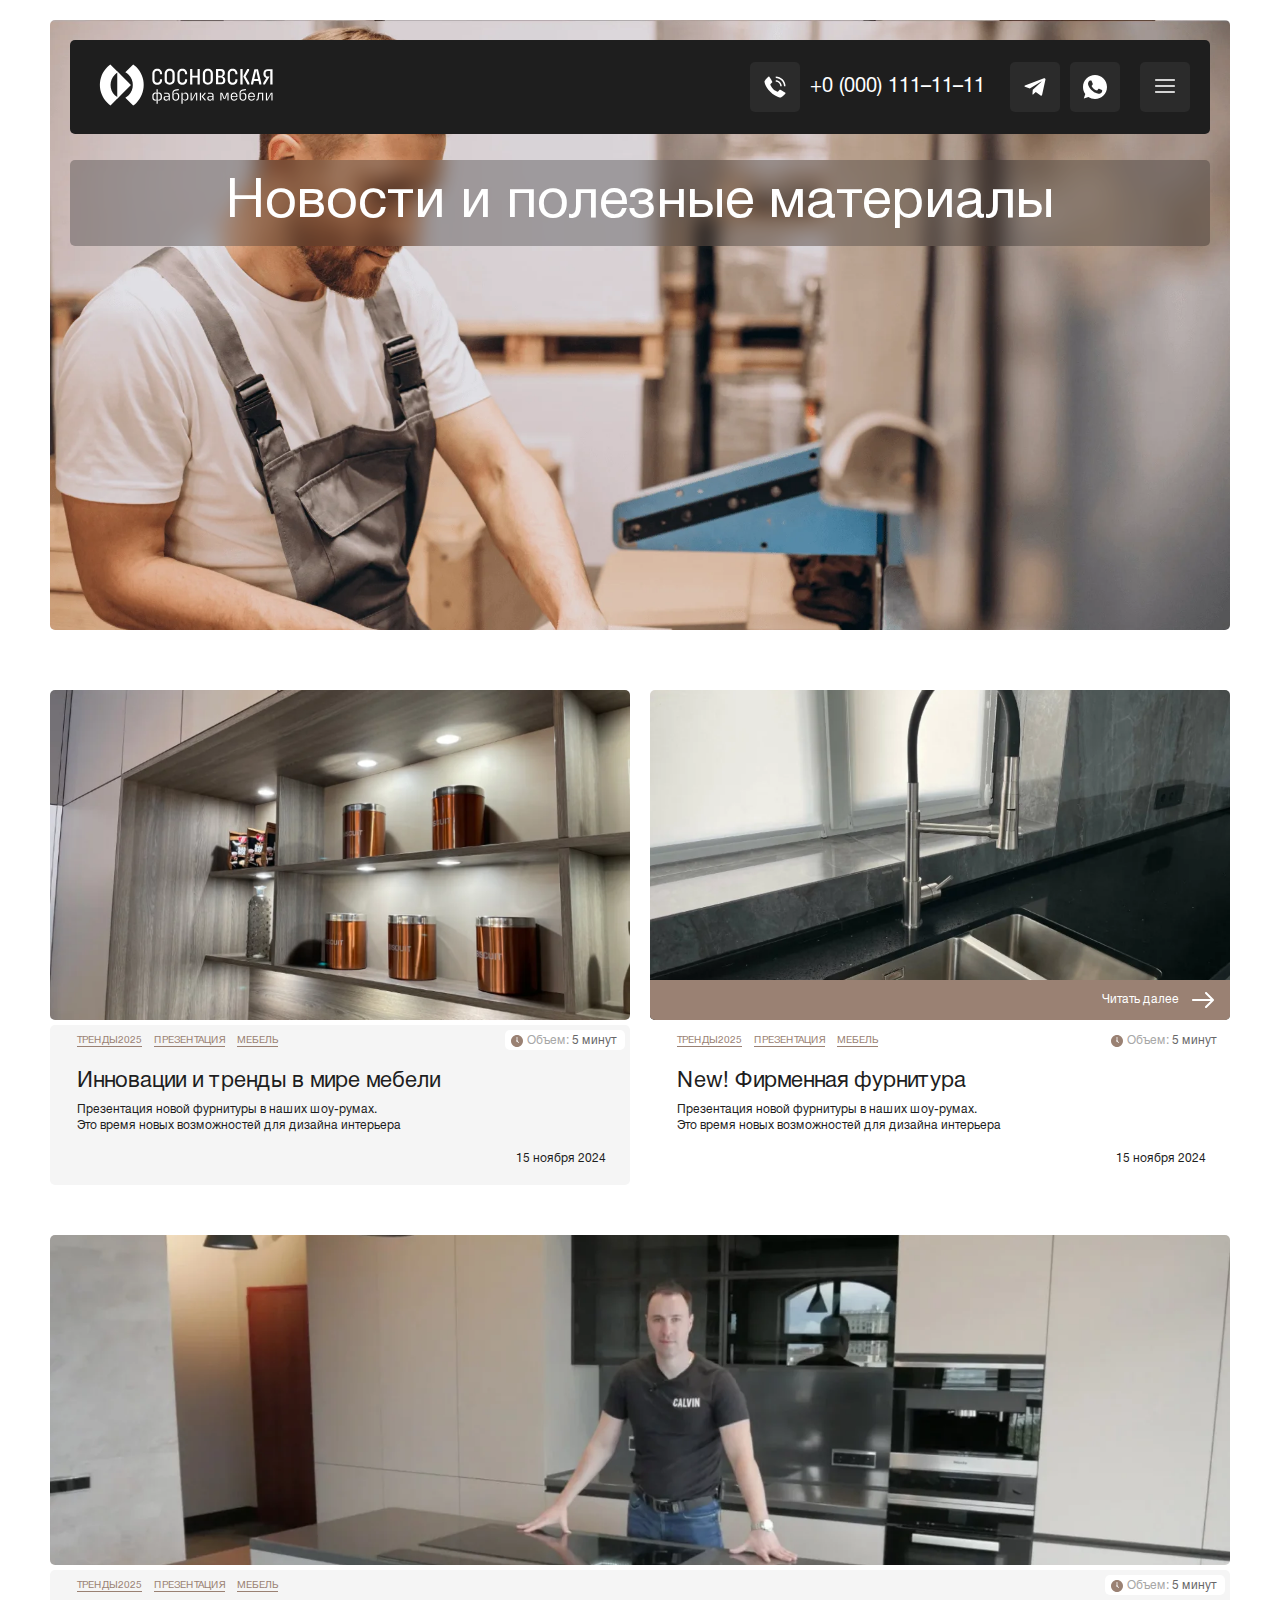
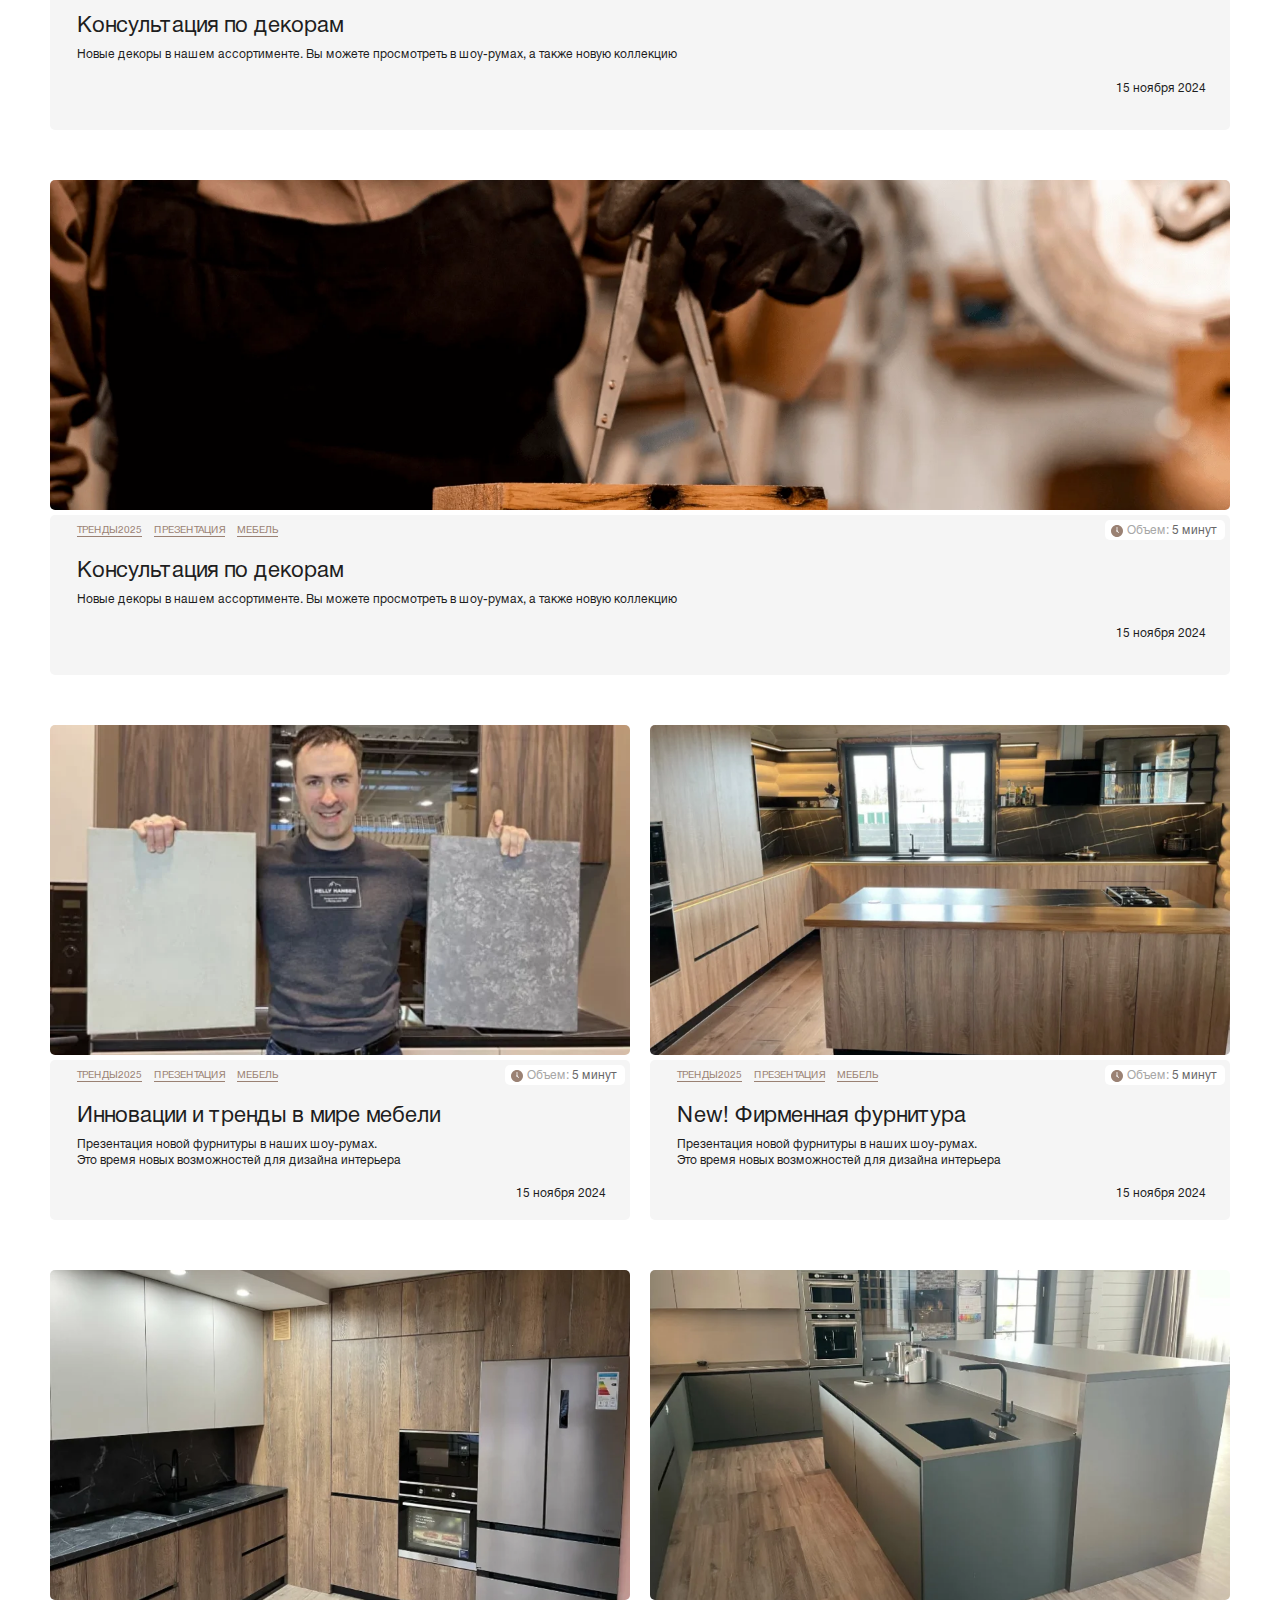
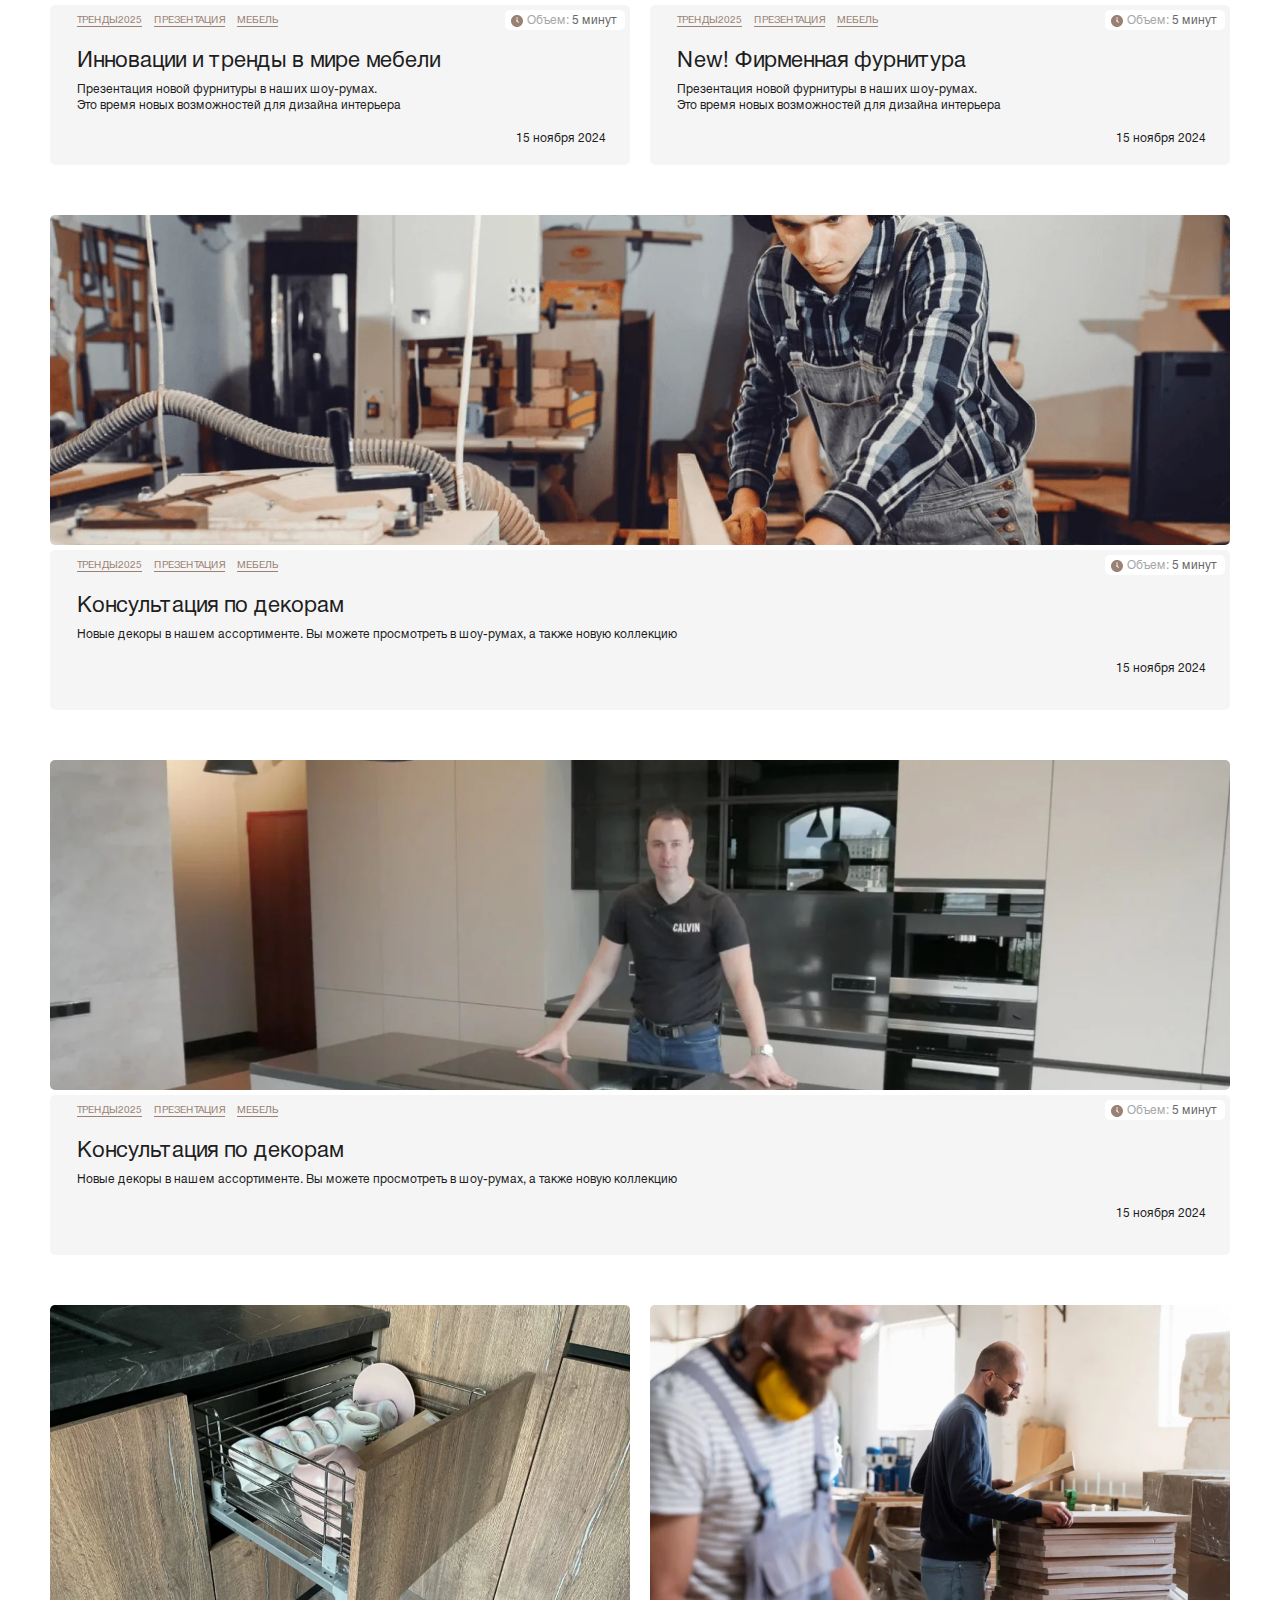
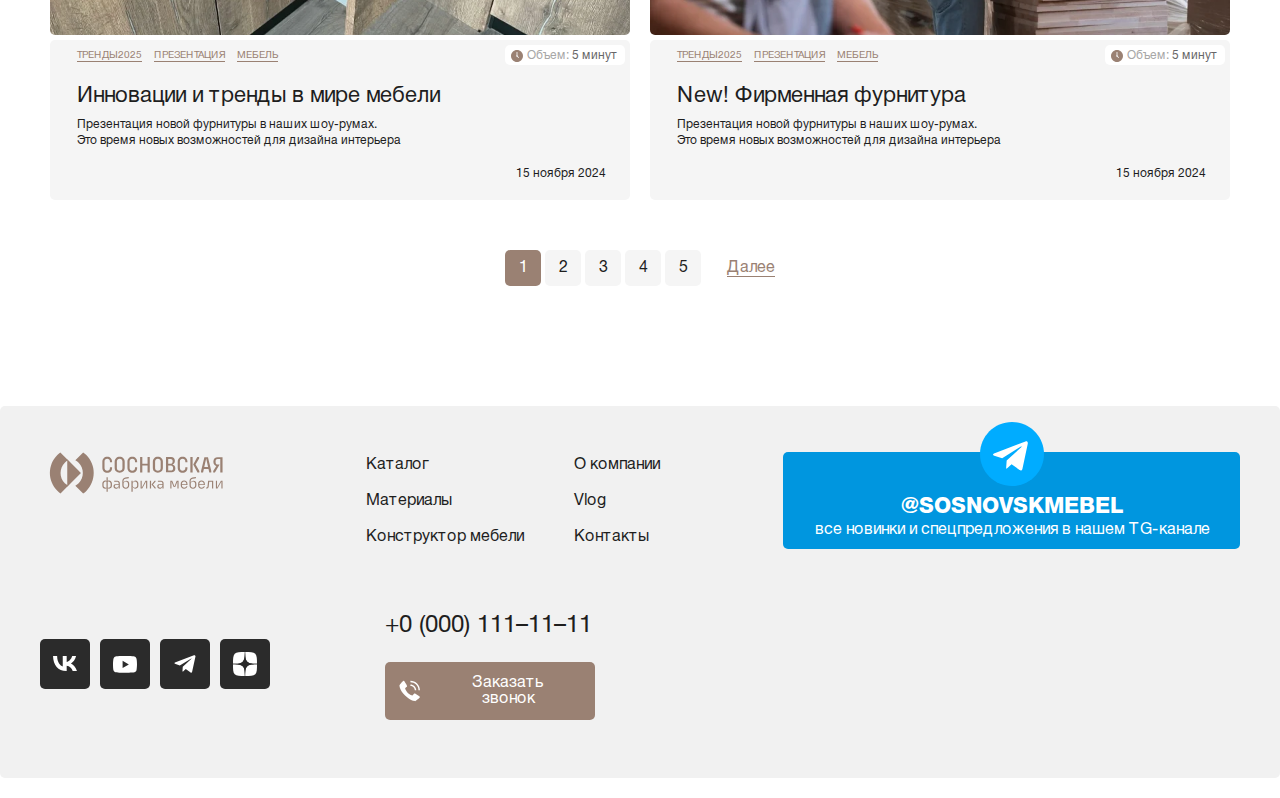
<file: news.html>
<!DOCTYPE html>
<html lang="ru">
    <head>
        <meta charset="UTF-8">
        <meta name="viewport" content="width=device-width, initial-scale=1.0">

        <link rel="shortcut icon" href="favicon.ico" type="image/x-icon">
    
        <link rel="stylesheet" href="css/style.css">
    
        <title>Новости</title>
    </head>
<body>
    <header class="header">
        <div class="container">
            <a href="index.html" class="logo">
                <svg width="195" height="60" viewBox="0 0 195 60" fill="none" xmlns="http://www.w3.org/2000/svg">
                    <path d="M27.2427 43.6449L40.9112 29.9764L27.2427 16.3551V43.6449Z" fill="white"/>
                    <path d="M24.7918 40.2985C19.183 34.6897 19.183 25.3574 24.7918 19.7486C25.7344 18.806 26.8656 17.8633 28.1382 17.2977L20.3142 9.42655C19.183 10.1807 18.2403 11.1233 17.3448 12.066C7.44692 21.9639 7.44692 37.8947 17.3448 47.7926C18.2875 48.7353 19.4186 49.6779 20.5027 50.432L28.3739 42.5609C27.0541 41.9482 25.923 41.194 24.7918 40.2985Z" fill="white"/>
                    <path d="M46.3313 12.066C45.3887 11.1233 44.2575 10.1807 43.1734 9.42655L35.3022 17.2977C36.4334 17.8633 37.5646 18.806 38.6487 19.7486C44.2575 25.3574 44.2575 34.6897 38.6487 40.2985C37.706 41.2412 36.5748 42.1838 35.3022 42.7494L43.1734 50.6206C44.3046 49.8665 45.2473 48.9238 46.3313 47.9811C56.2292 38.0361 56.2292 21.9639 46.3313 12.066Z" fill="white"/>
                    <path d="M177.691 15.978C177.078 15.978 176.559 16.1665 176.182 16.5436C175.805 16.9207 175.617 17.392 175.617 18.0047V19.4187C175.617 20.0314 175.805 20.5499 176.182 20.9269C176.559 21.304 177.078 21.4925 177.691 21.4925H179.623L174.91 29.5051H173.213V28.0911L176.371 23.0479C175.428 22.8123 174.721 22.3409 174.203 21.5868C173.684 20.8798 173.401 19.9843 173.401 18.9474V18.4289C173.401 17.1563 173.778 16.1194 174.58 15.3181C175.381 14.5169 176.418 14.1398 177.691 14.1398H182.545V29.5051H180.283V15.978H177.691Z" fill="white"/>
                    <path d="M164.257 24.0377H168.075L166.19 15.5067L164.257 24.0377ZM161.052 29.5051V28.0911L164.399 14.1398H167.981L171.28 28.0911V29.5051H169.3L168.499 25.923H163.88L163.079 29.5051H161.052Z" fill="white"/>
                    <path d="M153.229 21.5868L157.282 14.0927H159.12V15.5067L155.585 21.5397L159.356 28.044V29.458H157.518L153.229 21.5868ZM150.354 29.5051V14.0927H152.616V29.458H150.354V29.5051Z" fill="white"/>
                    <path d="M147.431 24.3205V24.9804C147.431 26.4415 147.007 27.5727 146.111 28.4682C145.216 29.3637 144.085 29.7879 142.623 29.7879C141.115 29.7879 139.937 29.3637 139.041 28.4211C138.146 27.5255 137.722 26.3472 137.722 24.839V18.7588C137.722 17.2977 138.146 16.1194 139.041 15.1767C139.937 14.2812 141.115 13.8099 142.623 13.8099C144.085 13.8099 145.216 14.2812 146.111 15.1296C147.007 16.0251 147.431 17.1563 147.431 18.6174V19.2773H145.31V18.476C145.31 17.6748 145.027 17.0149 144.556 16.5436C144.037 16.0723 143.378 15.7895 142.576 15.7895C141.775 15.7895 141.115 16.0723 140.597 16.5436C140.125 17.0149 139.89 17.6748 139.89 18.476V25.1218C139.89 25.923 140.125 26.5829 140.597 27.1013C141.068 27.6198 141.728 27.8083 142.576 27.8083C143.378 27.8083 144.037 27.5727 144.556 27.1013C145.027 26.63 145.31 25.9701 145.31 25.1218V24.3205H147.431Z" fill="white"/>
                    <path d="M130.935 22.6237H128.201V27.6198H130.935C131.548 27.6198 132.066 27.4313 132.443 27.0542C132.82 26.6771 133.056 26.1587 133.056 25.4988V24.6976C133.056 24.0848 132.867 23.5664 132.443 23.1893C132.066 22.8123 131.548 22.6237 130.935 22.6237ZM130.558 15.978H128.201V20.7384H130.558C131.17 20.7384 131.689 20.5499 132.066 20.1728C132.443 19.7958 132.632 19.2773 132.632 18.6174V18.0518C132.632 17.4391 132.443 16.9207 132.066 16.5436C131.689 16.1665 131.218 15.978 130.558 15.978ZM125.986 29.5051V14.0927H131.218C132.302 14.0927 133.197 14.4226 133.857 15.0825C134.517 15.7423 134.847 16.6379 134.847 17.7219V18.099C134.847 18.9945 134.611 19.7486 134.187 20.3614C133.763 20.9741 133.15 21.3983 132.396 21.5868C133.291 21.7753 133.998 22.1524 134.517 22.8123C135.035 23.4721 135.318 24.2734 135.318 25.216V25.6874C135.318 26.8185 134.988 27.7141 134.281 28.3739C133.621 29.0338 132.679 29.3637 131.595 29.3637H125.986V29.5051Z" fill="white"/>
                    <path d="M115.098 24.9804C115.098 25.8288 115.333 26.4886 115.852 27.0071C116.37 27.5255 117.03 27.7612 117.879 27.7612C118.727 27.7612 119.387 27.5255 119.905 27.0071C120.424 26.4886 120.659 25.8288 120.659 24.9804V18.5703C120.659 17.7219 120.377 17.0621 119.905 16.5436C119.387 16.0251 118.68 15.7895 117.879 15.7895C117.077 15.7895 116.37 16.0723 115.852 16.5436C115.333 17.0621 115.098 17.7219 115.098 18.5703V24.9804ZM112.835 18.8531C112.835 17.3449 113.307 16.1194 114.202 15.2239C115.145 14.2812 116.323 13.8099 117.832 13.8099C119.34 13.8099 120.565 14.2812 121.508 15.2239C122.451 16.1665 122.875 17.392 122.875 18.8531V24.6976C122.875 26.2058 122.403 27.4313 121.508 28.3739C120.565 29.3166 119.34 29.7408 117.832 29.7408C116.323 29.7408 115.098 29.2694 114.202 28.3739C113.26 27.4313 112.835 26.2058 112.835 24.6976V18.8531Z" fill="white"/>
                    <path d="M100.11 29.5051V14.0927H102.325V20.7384H107.557V14.0927H109.772V29.5051H107.557V22.6237H102.325V29.5051H100.11Z" fill="white"/>
                    <path d="M97.1405 24.3205V24.9804C97.1405 26.4415 96.7163 27.5727 95.8208 28.4682C94.9253 29.3637 93.7941 29.7879 92.333 29.7879C90.8247 29.7879 89.6464 29.3637 88.7509 28.4211C87.8553 27.5255 87.4312 26.3472 87.4312 24.839V18.7588C87.4312 17.2977 87.8553 16.1194 88.7509 15.1767C89.6464 14.2812 90.8247 13.8099 92.333 13.8099C93.7941 13.8099 94.9253 14.2812 95.8208 15.1296C96.7163 16.0251 97.1405 17.1563 97.1405 18.6174V19.2773H95.0195V18.476C95.0195 17.6748 94.7367 17.0149 94.2654 16.5436C93.7469 16.0723 93.0871 15.7895 92.2858 15.7895C91.4846 15.7895 90.8247 16.0723 90.3063 16.5436C89.8349 17.0149 89.5993 17.6748 89.5993 18.476V25.1218C89.5993 25.923 89.8349 26.5829 90.3063 27.1013C90.7776 27.6198 91.4374 27.8083 92.2858 27.8083C93.0871 27.8083 93.7469 27.5727 94.2654 27.1013C94.7367 26.63 95.0195 25.9701 95.0195 25.1218V24.3205H97.1405Z" fill="white"/>
                    <path d="M76.8734 24.9804C76.8734 25.8288 77.1091 26.4886 77.6276 27.0071C78.146 27.5255 78.8059 27.7612 79.6543 27.7612C80.5027 27.7612 81.1625 27.5255 81.681 27.0071C82.1994 26.4886 82.4351 25.8288 82.4351 24.9804V18.5703C82.4351 17.7219 82.1523 17.0621 81.681 16.5436C81.1625 16.0251 80.4555 15.7895 79.6543 15.7895C78.853 15.7895 78.146 16.0723 77.6276 16.5436C77.1091 17.0621 76.8734 17.7219 76.8734 18.5703V24.9804ZM74.6582 18.8531C74.6582 17.3449 75.1295 16.1194 76.0251 15.2239C76.9677 14.2812 78.146 13.8099 79.6543 13.8099C81.1625 13.8099 82.388 14.2812 83.3306 15.2239C84.2733 16.1665 84.6975 17.392 84.6975 18.8531V24.6976C84.6975 26.2058 84.2262 27.4313 83.3306 28.3739C82.388 29.3166 81.1625 29.7408 79.6543 29.7408C78.146 29.7408 76.9206 29.2694 76.0251 28.3739C75.0824 27.4313 74.6582 26.2058 74.6582 24.6976V18.8531Z" fill="white"/>
                    <path d="M72.0658 24.3205V24.9804C72.0658 26.4415 71.6416 27.5727 70.7461 28.4682C69.8506 29.3637 68.7194 29.7879 67.2582 29.7879C65.75 29.7879 64.5717 29.3637 63.6762 28.4211C62.7806 27.5255 62.3564 26.3472 62.3564 24.839V18.7588C62.3564 17.2977 62.7806 16.1194 63.6762 15.1767C64.5717 14.2812 65.75 13.8099 67.2582 13.8099C68.7194 13.8099 69.8506 14.2812 70.7461 15.1296C71.6416 16.0251 72.0658 17.1563 72.0658 18.6174V19.2773H69.9448V18.476C69.9448 17.6748 69.662 17.0149 69.1907 16.5436C68.6722 16.0723 68.0124 15.7895 67.2111 15.7895C66.4099 15.7895 65.75 16.0723 65.2315 16.5436C64.7602 17.0149 64.5245 17.6748 64.5245 18.476V25.1218C64.5245 25.923 64.7602 26.5829 65.2315 27.1013C65.7029 27.5727 66.3627 27.8083 67.2111 27.8083C68.0124 27.8083 68.6722 27.5727 69.1907 27.1013C69.662 26.63 69.9448 25.9701 69.9448 25.1218V24.3205H72.0658Z" fill="white"/>
                    <path d="M177.031 37.7062V44.8704L180.895 37.7062H182.545V45.5774H181.414V38.4603L177.549 45.5774H175.899V37.7062H177.031Z" fill="white"/>
                    <path d="M166.425 45.6245H166.143V44.5405H166.378C166.661 44.5405 166.944 44.4462 167.132 44.2577C167.321 44.0691 167.462 43.8335 167.509 43.5035L168.122 37.6591H173.212V45.5302H172.034V38.7431H169.206L168.688 43.6449C168.641 44.2577 168.405 44.729 167.981 45.106C167.557 45.4831 167.038 45.6245 166.425 45.6245Z" fill="white"/>
                    <path d="M163.739 41.1469V40.817C163.739 40.1571 163.551 39.6386 163.126 39.2144C162.702 38.8374 162.184 38.6017 161.524 38.6017C160.864 38.6017 160.298 38.7903 159.921 39.2144C159.497 39.6386 159.309 40.1571 159.309 40.817V41.1469H163.739ZM164.823 43.1265C164.635 43.9277 164.258 44.5405 163.692 45.0118C163.126 45.4831 162.372 45.7188 161.524 45.7188C160.487 45.7188 159.686 45.436 159.073 44.7761C158.46 44.1634 158.13 43.3621 158.13 42.3252V41.0055C158.13 40.0157 158.413 39.1673 159.026 38.5546C159.639 37.9419 160.44 37.6119 161.477 37.6119C162.467 37.6119 163.315 37.9419 163.928 38.5546C164.54 39.1673 164.87 40.0157 164.87 41.0055V42.0424H159.356V42.4666C159.356 43.1265 159.544 43.6449 159.969 44.0691C160.393 44.4933 160.911 44.6819 161.618 44.6819C162.137 44.6819 162.608 44.5405 162.985 44.2577C163.362 43.9749 163.598 43.5978 163.739 43.1265H164.823Z" fill="white"/>
                    <path d="M150.73 40.8641V42.3723C150.73 43.0322 150.919 43.5978 151.343 44.022C151.767 44.4462 152.286 44.6347 152.946 44.6347C153.605 44.6347 154.171 44.4462 154.548 44.022C154.972 43.5978 155.161 43.0793 155.161 42.3723V40.8641C155.161 40.2042 154.925 39.6386 154.548 39.2145C154.124 38.7903 153.605 38.6017 152.946 38.6017C152.286 38.6017 151.72 38.8374 151.343 39.2145C150.919 39.6386 150.73 40.2042 150.73 40.8641ZM155.915 35.2082L152.616 35.6795C152.05 35.7738 151.579 36.0094 151.202 36.4336C150.825 36.8578 150.683 37.3291 150.683 37.9419V39.78C150.872 39.1202 151.202 38.6489 151.72 38.2718C152.239 37.8947 152.804 37.7062 153.511 37.7062C154.36 37.7062 155.019 37.989 155.585 38.5075C156.103 39.0259 156.386 39.7329 156.386 40.6284V42.3723C156.386 43.4093 156.056 44.2105 155.444 44.8232C154.831 45.436 153.982 45.7659 152.993 45.7659C151.956 45.7659 151.107 45.436 150.448 44.8232C149.788 44.2105 149.505 43.3621 149.505 42.3252V37.989C149.505 37.0935 149.788 36.3394 150.306 35.7266C150.825 35.1139 151.579 34.7368 152.427 34.5954L155.915 34.1241V35.2082Z" fill="white"/>
                    <path d="M146.347 41.1469V40.817C146.347 40.1571 146.159 39.6386 145.734 39.2144C145.31 38.8374 144.792 38.6017 144.132 38.6017C143.472 38.6017 142.906 38.7903 142.529 39.2144C142.105 39.6386 141.917 40.1571 141.917 40.817V41.1469H146.347ZM147.431 43.1265C147.243 43.9277 146.866 44.5405 146.3 45.0118C145.734 45.4831 144.98 45.7188 144.132 45.7188C143.095 45.7188 142.294 45.436 141.681 44.7761C141.068 44.1634 140.738 43.3621 140.738 42.3252V41.0055C140.738 40.0157 141.021 39.1673 141.634 38.5546C142.247 37.9419 143.048 37.6119 144.085 37.6119C145.122 37.6119 145.923 37.9419 146.536 38.5546C147.148 39.1673 147.478 40.0157 147.478 41.0055V42.0424H141.964V42.4666C141.964 43.1265 142.152 43.6449 142.576 44.0691C143.001 44.4933 143.519 44.6819 144.226 44.6819C144.745 44.6819 145.216 44.5405 145.593 44.2577C145.97 43.9749 146.206 43.5978 146.347 43.1265H147.431Z" fill="white"/>
                    <path d="M138.57 37.7062V45.5774H137.439V38.4132L135.224 44.1163H133.668L131.453 38.4132V45.5774H130.322V37.7062H132.207L134.469 43.5507L136.685 37.7062H138.57Z" fill="white"/>
                    <path d="M122.356 41.8539H120.188C119.67 41.8539 119.246 41.9953 118.916 42.231C118.586 42.4666 118.444 42.8437 118.444 43.2207C118.444 43.6449 118.586 44.022 118.916 44.2577C119.246 44.5405 119.67 44.6347 120.235 44.6347C120.848 44.6347 121.32 44.4462 121.697 44.1163C122.074 43.7392 122.309 43.2679 122.356 42.6551V41.8539ZM123.582 40.2042V45.5774H122.404V43.6449C122.215 44.2577 121.885 44.7761 121.414 45.1532C120.942 45.5302 120.377 45.6716 119.717 45.6716C118.963 45.6716 118.397 45.4831 117.926 45.0589C117.455 44.6347 117.266 44.0691 117.266 43.3621C117.266 42.6551 117.502 42.0424 118.02 41.6182C118.539 41.194 119.199 40.9584 120 40.9584H122.404V40.2514C122.404 39.8272 122.262 39.4501 121.979 39.1673C121.697 38.8845 121.32 38.7431 120.895 38.7431H117.926V37.7062H121.084C121.838 37.7062 122.451 37.9419 122.875 38.4132C123.346 38.8845 123.582 39.4501 123.582 40.2042Z" fill="white"/>
                    <path d="M111.563 41.4768L114.627 37.7062H115.569V38.4603L112.93 41.4768L115.711 44.8233V45.5774H114.768L111.563 41.4768ZM109.866 45.5774V37.7062H111.092V45.5774H109.866Z" fill="white"/>
                    <path d="M101.712 37.7062V44.8704L105.53 37.7062H107.227V45.5774H106.096V38.4603L102.231 45.5774H100.581V37.7062H101.712Z" fill="white"/>
                    <path d="M92.663 42.4666C92.663 43.1736 92.8515 43.6921 93.2757 44.1163C93.6999 44.5405 94.2183 44.729 94.8782 44.729C95.5381 44.729 96.1036 44.5405 96.5278 44.1163C96.952 43.6921 97.1406 43.1736 97.1406 42.4666V40.8641C97.1406 40.2042 96.952 39.6386 96.5278 39.2144C96.1036 38.7903 95.5852 38.6017 94.8782 38.6017C94.2183 38.6017 93.6527 38.8374 93.2757 39.2144C92.8515 39.6386 92.663 40.1571 92.663 40.8641V42.4666ZM91.4375 48.7353V37.7062H92.663V39.6858C92.8515 39.0259 93.1814 38.5546 93.6999 38.1775C94.2183 37.8005 94.7839 37.6119 95.4909 37.6119C96.3393 37.6119 96.9992 37.8947 97.5648 38.4132C98.0832 38.9317 98.366 39.6386 98.366 40.5342V42.7494C98.366 43.6449 98.0832 44.3519 97.5648 44.8704C97.0463 45.3888 96.3393 45.6716 95.4909 45.6716C94.7839 45.6716 94.1712 45.4831 93.6999 45.106C93.1814 44.729 92.8515 44.2105 92.663 43.5507V48.6881H91.4375V48.7353Z" fill="white"/>
                    <path d="M83.5663 40.8641V42.3723C83.5663 43.0322 83.7548 43.5978 84.179 44.022C84.6032 44.4462 85.1217 44.6347 85.7815 44.6347C86.4414 44.6347 87.007 44.4462 87.384 44.022C87.8082 43.5978 87.9968 43.0793 87.9968 42.3723V40.8641C87.9968 40.2042 87.7611 39.6386 87.384 39.2145C86.9598 38.7903 86.4414 38.6017 85.7815 38.6017C85.1217 38.6017 84.5561 38.8374 84.179 39.2145C83.7548 39.6386 83.5663 40.2042 83.5663 40.8641ZM88.7509 35.2082L85.4516 35.6795C84.886 35.7738 84.4147 36.0094 84.0376 36.4336C83.6605 36.8578 83.5191 37.3291 83.5191 37.9419V39.78C83.7077 39.1202 84.0376 38.6489 84.5561 38.2718C85.0745 37.8947 85.6401 37.7062 86.3471 37.7062C87.1955 37.7062 87.8554 37.989 88.421 38.5075C88.9394 39.0259 89.2222 39.7329 89.2222 40.6284V42.3723C89.2222 43.4093 88.8923 44.2105 88.2796 44.8232C87.6668 45.436 86.8184 45.7659 85.8286 45.7659C84.7917 45.7659 83.9433 45.436 83.2835 44.8232C82.6236 44.2105 82.3408 43.3621 82.3408 42.3252V37.989C82.3408 37.0935 82.6236 36.3394 83.1421 35.7266C83.6605 35.1139 84.4147 34.7368 85.263 34.5954L88.7509 34.1241V35.2082Z" fill="white"/>
                    <path d="M78.6643 41.8539H76.4962C75.9778 41.8539 75.5536 41.9953 75.2236 42.231C74.8937 42.4666 74.7523 42.8437 74.7523 43.2207C74.7523 43.6449 74.8937 44.022 75.2236 44.2577C75.5536 44.5405 75.9778 44.6347 76.5433 44.6347C77.1561 44.6347 77.6274 44.4462 78.0045 44.1163C78.3815 43.7392 78.6172 43.2679 78.6643 42.6551V41.8539ZM79.8426 40.2042V45.5774H78.6643V43.6449C78.4758 44.2577 78.1459 44.7761 77.6745 45.1532C77.2032 45.5302 76.6376 45.6716 75.9778 45.6716C75.2236 45.6716 74.658 45.4831 74.1867 45.0589C73.7154 44.6347 73.5269 44.0691 73.5269 43.3621C73.5269 42.6551 73.7625 42.0424 74.281 41.6182C74.7994 41.194 75.4593 40.9584 76.2606 40.9584H78.6643V40.2514C78.6643 39.8272 78.5229 39.4501 78.2401 39.1673C77.9573 38.8845 77.5803 38.7431 77.1561 38.7431H74.1867V37.7062H77.3446C78.0987 37.7062 78.7115 37.9419 79.1357 38.4132C79.607 38.8845 79.8426 39.4501 79.8426 40.2042Z" fill="white"/>
                    <path d="M63.5819 42.4666C63.5819 43.1736 63.7704 43.6921 64.1946 44.1163C64.6188 44.5405 65.1373 44.729 65.7971 44.729C66.0328 44.729 66.2685 44.6819 66.5041 44.6347V38.696C66.2685 38.6489 66.0328 38.6017 65.7971 38.6017C65.1373 38.6017 64.5717 38.8374 64.1946 39.2145C63.7704 39.6386 63.5819 40.1571 63.5819 40.8641V42.4666ZM67.7296 44.6347C67.9652 44.6819 68.2009 44.729 68.4366 44.729C69.0964 44.729 69.662 44.5405 70.0391 44.1163C70.4633 43.6921 70.6518 43.1736 70.6518 42.4666V40.8641C70.6518 40.2042 70.4633 39.6386 70.0391 39.2145C69.6149 38.7903 69.0964 38.6017 68.4366 38.6017C68.2009 38.6017 67.9181 38.6489 67.7296 38.696V44.6347ZM65.2315 45.7188C64.3831 45.7188 63.6762 45.436 63.1577 44.9175C62.6392 44.3991 62.3564 43.6921 62.3564 42.7965V40.5342C62.3564 39.6387 62.5921 38.9317 63.1577 38.4132C63.6762 37.8947 64.3831 37.6119 65.2315 37.6119C65.7029 37.6119 66.1271 37.7062 66.5513 37.9419V34.2184H67.7296V37.9419C68.1066 37.7533 68.5308 37.6119 69.0493 37.6119C69.8977 37.6119 70.6047 37.8947 71.1231 38.4132C71.6416 38.9317 71.9244 39.6387 71.9244 40.5342V42.7494C71.9244 43.6449 71.6416 44.3519 71.1231 44.8704C70.6047 45.3888 69.8977 45.6716 69.0493 45.6716C68.578 45.6716 68.1066 45.5774 67.7296 45.3417V48.6881H66.5513V45.3417C66.1742 45.6245 65.7029 45.7188 65.2315 45.7188Z" fill="white"/>
                </svg>                    
            </a>
            <nav class="header__nav">
                <a href="catalog.html" class="nav__link text-secondary">Каталог</a>
                <a href="materials.html" class="nav__link text-secondary">Материалы</a>
                <a href="#" class="nav__link text-secondary">Конструктор мебели</a>
                <a href="about.html" class="nav__link text-secondary">О компании</a>
            </nav>
            <div class="header__buttons">
                <div class="button-wrapper">
                    <div class="social-button" data-modal="feedback-modal">
                        <svg width="24" height="24" viewBox="0 0 24 24" fill="none" xmlns="http://www.w3.org/2000/svg">
                            <path d="M22.0448 17.52C21.3892 16.9703 17.5448 14.5358 16.9058 14.6475C16.6058 14.7008 16.3763 14.9565 15.762 15.6893C15.4779 16.0499 15.166 16.3877 14.829 16.6995C14.2116 16.5504 13.614 16.3288 13.0485 16.0395C10.831 14.9599 9.03947 13.1679 7.9605 10.95C7.67118 10.3846 7.44964 9.78691 7.3005 9.1695C7.6123 8.83252 7.95009 8.52056 8.31075 8.2365C9.04275 7.62225 9.29925 7.39425 9.3525 7.09275C9.46425 6.45225 7.0275 2.60925 6.48 1.95375C6.2505 1.68225 6.042 1.5 5.775 1.5C5.001 1.5 1.5 5.829 1.5 6.39C1.5 6.43575 1.575 10.9425 7.26675 16.7333C13.0575 22.425 17.5642 22.5 17.61 22.5C18.171 22.5 22.5 18.999 22.5 18.225C22.5 17.958 22.3177 17.7495 22.0448 17.52ZM17.25 11.25H18.75C18.7482 9.65925 18.1155 8.13416 16.9907 7.00933C15.8658 5.8845 14.3408 5.25179 12.75 5.25V6.75C13.9431 6.75119 15.087 7.22568 15.9307 8.06933C16.7743 8.91299 17.2488 10.0569 17.25 11.25Z" fill="white"/>
                            <path d="M21 11.25H22.5C22.497 8.66505 21.4688 6.18683 19.641 4.359C17.8132 2.53116 15.3349 1.50298 12.75 1.5V3C14.9372 3.00258 17.0342 3.8726 18.5808 5.41922C20.1274 6.96584 20.9974 9.06276 21 11.25Z" fill="white"/>
                        </svg>                            
                    </div>
                    <a href="tel:+0(000)111–11–11" class="text-secondary">
                        +0 (000) 111–11–11
                    </a>
                </div>
                <div class="button-wrapper">
                    <a href="#" class="social-button">
                        <svg width="24" height="24" viewBox="0 0 24 24" fill="none" xmlns="http://www.w3.org/2000/svg">
                            <path d="M1.96269 11.874L6.79269 13.5142L18.2609 6.50325C18.4274 6.402 18.5977 6.62775 18.4544 6.75975L9.77244 14.751L9.44994 19.2247C9.44467 19.2997 9.46231 19.3745 9.50052 19.4391C9.53872 19.5038 9.59569 19.5554 9.66386 19.5869C9.73203 19.6185 9.80819 19.6286 9.88223 19.6159C9.95628 19.6032 10.0247 19.5682 10.0784 19.5157L12.7514 16.887L17.6384 20.586C18.1649 20.985 18.9277 20.7037 19.0694 20.0587L22.4722 4.60875C22.6664 3.7275 21.8024 2.9835 20.9602 3.306L1.93869 10.59C1.34169 10.8187 1.35819 11.6685 1.96269 11.874Z" fill="white"/>
                        </svg>                            
                    </a>
                    <a href="#" class="social-button">
                        <svg width="24" height="24" viewBox="0 0 24 24" fill="none" xmlns="http://www.w3.org/2000/svg">
                            <g clip-path="url(#clip0_55_200)">
                            <path d="M12.003 0H11.997C5.3805 0 0 5.382 0 12C0 14.625 0.846 17.058 2.2845 19.0335L0.789 23.4915L5.4015 22.017C7.299 23.274 9.5625 24 12.003 24C18.6195 24 24 18.6165 24 12C24 5.3835 18.6195 0 12.003 0ZM18.9855 16.9455C18.696 17.763 17.547 18.441 16.6305 18.639C16.0035 18.7725 15.1845 18.879 12.4275 17.736C8.901 16.275 6.63 12.6915 6.453 12.459C6.2835 12.2265 5.028 10.5615 5.028 8.8395C5.028 7.1175 5.9025 6.279 6.255 5.919C6.5445 5.6235 7.023 5.4885 7.482 5.4885C7.6305 5.4885 7.764 5.496 7.884 5.502C8.2365 5.517 8.4135 5.538 8.646 6.0945C8.9355 6.792 9.6405 8.514 9.7245 8.691C9.81 8.868 9.8955 9.108 9.7755 9.3405C9.663 9.5805 9.564 9.687 9.387 9.891C9.21 10.095 9.042 10.251 8.865 10.47C8.703 10.6605 8.52 10.8645 8.724 11.217C8.928 11.562 9.633 12.7125 10.671 13.6365C12.0105 14.829 13.0965 15.21 13.485 15.372C13.7745 15.492 14.1195 15.4635 14.331 15.2385C14.5995 14.949 14.931 14.469 15.2685 13.9965C15.5085 13.6575 15.8115 13.6155 16.1295 13.7355C16.4535 13.848 18.168 14.6955 18.5205 14.871C18.873 15.048 19.1055 15.132 19.191 15.2805C19.275 15.429 19.275 16.1265 18.9855 16.9455Z" fill="white"/>
                            </g>
                            <defs>
                            <clipPath id="clip0_55_200">
                            <rect width="24" height="24" fill="white"/>
                            </clipPath>
                            </defs>
                        </svg> 
                    </a>
                </div>
            </div>
            <div class="social-button burger-button">
                <svg width="26" height="16" viewBox="0 0 22 16" fill="none" xmlns="http://www.w3.org/2000/svg">
                    <path d="M1.99613 -0.00220196C1.7347 0.00352367 1.48591 0.111465 1.30305 0.298379C1.12018 0.485293 1.01778 0.736325 1.01778 0.997813C1.01778 1.2593 1.12018 1.51045 1.30305 1.69736C1.48591 1.88428 1.7347 1.9921 1.99613 1.99783H20.002C20.1352 2.00075 20.2676 1.97711 20.3914 1.92816C20.5153 1.87922 20.6282 1.80597 20.7234 1.71282C20.8186 1.61967 20.8942 1.50849 20.9459 1.38571C20.9975 1.26293 21.0241 1.13101 21.0241 0.997813C21.0241 0.864616 20.9975 0.732811 20.9459 0.610034C20.8942 0.487256 20.8186 0.375956 20.7234 0.282808C20.6282 0.18966 20.5153 0.116525 20.3914 0.06758C20.2676 0.0186353 20.1352 -0.00511849 20.002 -0.00220196H1.99613ZM1.99613 5.99777C1.73065 5.99777 1.47604 6.10325 1.28832 6.29097C1.1006 6.4787 0.995137 6.73335 0.995137 6.99883C0.995137 7.26431 1.1006 7.51896 1.28832 7.70668C1.47604 7.8944 1.73065 7.99977 1.99613 7.99977H20.002C20.2675 7.99977 20.5221 7.8944 20.7098 7.70668C20.8975 7.51896 21.003 7.26431 21.003 6.99883C21.003 6.73335 20.8975 6.4787 20.7098 6.29097C20.5221 6.10325 20.2675 5.99777 20.002 5.99777H1.99613ZM1.90042 11.9998C1.63562 12.0134 1.387 12.1314 1.20902 12.328C1.03104 12.5245 0.93822 12.7835 0.950882 13.0484C0.963543 13.3133 1.08066 13.5624 1.27657 13.741C1.47248 13.9197 1.73123 14.0134 1.99613 14.0017H20.002C20.2668 14.0008 20.5205 13.895 20.7075 13.7074C20.8944 13.5197 20.9994 13.2656 20.9994 13.0008C20.9994 12.7359 20.8944 12.4819 20.7075 12.2943C20.5205 12.1067 20.2668 12.0008 20.002 11.9998H1.99613C1.96424 11.9983 1.93231 11.9983 1.90042 11.9998Z" fill="#D3D3D3"/>
                </svg>    
                <svg width="20" height="20" viewBox="0 0 20 20" fill="none" xmlns="http://www.w3.org/2000/svg">
                    <path d="M1.98831 0.98997C1.78889 0.989996 1.59403 1.04965 1.42876 1.16125C1.26349 1.27286 1.13536 1.43131 1.06082 1.61628C0.986287 1.80125 0.968754 2.00432 1.01047 2.19933C1.05219 2.39434 1.15126 2.57236 1.29495 2.71064L8.58402 9.99968L1.29495 17.2888C1.19875 17.3807 1.12184 17.4909 1.06873 17.6128C1.01563 17.7348 0.987391 17.8661 0.985679 17.9991C0.983966 18.1321 1.00881 18.2642 1.05876 18.3875C1.10871 18.5108 1.18276 18.6229 1.27657 18.7172C1.37038 18.8116 1.48207 18.8862 1.60509 18.9368C1.72812 18.9875 1.86001 19.0131 1.99304 19.0122C2.12608 19.0112 2.25758 18.9836 2.37985 18.9312C2.50212 18.8788 2.6127 18.8024 2.70511 18.7067L10 11.4157L17.291 18.7067C17.3841 18.8001 17.4946 18.8741 17.6164 18.9247C17.7381 18.9753 17.8686 19.0014 18.0004 19.0015C18.1322 19.0017 18.2627 18.9758 18.3845 18.9254C18.5063 18.875 18.617 18.8011 18.7102 18.7079C18.8034 18.6147 18.8773 18.5041 18.9277 18.3823C18.978 18.2605 19.0039 18.1299 19.0038 17.9981C19.0037 17.8663 18.9776 17.7358 18.927 17.6141C18.8765 17.4924 18.8024 17.3819 18.709 17.2888L11.416 9.99968L18.709 2.71064C18.8552 2.57021 18.9553 2.38872 18.996 2.1901C19.0367 1.99149 19.0161 1.78513 18.9369 1.59851C18.8576 1.4119 18.7236 1.25379 18.5524 1.1451C18.3813 1.03642 18.1811 0.982324 17.9785 0.98997C17.7188 0.997712 17.4722 1.10633 17.291 1.29274L10 8.58374L2.70511 1.29274C2.61192 1.19695 2.50048 1.12075 2.37736 1.06875C2.25425 1.01675 2.12196 0.989978 1.98831 0.98997Z" fill="#D3D3D3"/>
                </svg>                           
            </div>
        </div>
    </header>
    <main class="main">
        <section class="main-section main-section--news">
            <div class="container">
                <div class="main-content">
                    <div class="title-wrapper title-wrapper--opacity">
                        <h1 class="title title--large">Новости и полезные материалы</h1>
                    </div>
                    <div class="main-content-bg">
                        <img src="images/main-content-img7.webp" alt="Картинка" class="main-content__img" width="1880" height="980">
                    </div>
                </div>
            </div>
        </section>
        <section class="news-section">
            <div class="container container--small">
                <div class="grid-wrapper grid-wrapper--four-columns">
                    <div class="news-card">
                        <div class="news-card__img-wrapper">
                            <a href="#" class="news__read-wrapper" style="display: none;">
                                Читать далее
                                <svg width="24" height="24" viewBox="0 0 24 24" fill="none" xmlns="http://www.w3.org/2000/svg">
                                    <path d="M22.707 11.293L15.707 4.29304C15.5184 4.11088 15.2658 4.01009 15.0036 4.01237C14.7414 4.01465 14.4906 4.11981 14.3052 4.30522C14.1198 4.49063 14.0146 4.74144 14.0123 5.00364C14.01 5.26584 14.1108 5.51844 14.293 5.70704L19.586 11H2C1.73478 11 1.48043 11.1054 1.29289 11.2929C1.10536 11.4805 1 11.7348 1 12C1 12.2653 1.10536 12.5196 1.29289 12.7071C1.48043 12.8947 1.73478 13 2 13H19.586L14.293 18.293C14.1975 18.3853 14.1213 18.4956 14.0689 18.6176C14.0165 18.7396 13.9889 18.8709 13.9877 19.0036C13.9866 19.1364 14.0119 19.2681 14.0622 19.391C14.1125 19.5139 14.1867 19.6255 14.2806 19.7194C14.3745 19.8133 14.4861 19.8876 14.609 19.9379C14.7319 19.9881 14.8636 20.0134 14.9964 20.0123C15.1292 20.0111 15.2604 19.9836 15.3824 19.9311C15.5044 19.8787 15.6148 19.8026 15.707 19.707L22.707 12.707C22.8945 12.5195 22.9998 12.2652 22.9998 12C22.9998 11.7349 22.8945 11.4806 22.707 11.293Z" fill="white"/>
                                </svg>
                            </a>
                            <img src="images/news-img.webp" alt="Обложка Новости" class="news-card__img" width="435" height="330">
                        </div>
                        <div class="news-card__content">
                            <div class="news-card__row news-card__row--top">
                                <div class="news-card__tags-wrapper">
                                    <a href="#" class="news-card__tag">тренды2025</a>
                                    <a href="#" class="news-card__tag">презентация</a>
                                    <a href="#" class="news-card__tag">мебель</a>
                                </div>
                                <div class="news-card__time">
                                    <svg width="12" height="12" viewBox="0 0 12 12" fill="none" xmlns="http://www.w3.org/2000/svg">
                                        <g clip-path="url(#clip0_109_1240)">
                                        <path fill-rule="evenodd" clip-rule="evenodd" d="M0.0117188 6.00002C0.0117188 4.3463 0.596411 2.93477 1.7657 1.76534C2.93509 0.596043 4.34662 0.0113525 6.00038 0.0113525C7.65414 0.0113525 9.06563 0.596043 10.2351 1.76534C11.4044 2.93472 11.989 4.34625 11.989 6.00002C11.989 7.65378 11.4044 9.06526 10.2351 10.2347C9.06567 11.404 7.65414 11.9887 6.00038 11.9887C4.34662 11.9887 2.93513 11.404 1.7657 10.2347C0.596411 9.06531 0.0117188 7.65378 0.0117188 6.00002ZM5.20183 6.00002C5.20183 5.62359 5.33488 5.3803 5.60107 5.27007V2.40695C5.60107 2.29671 5.64002 2.20261 5.71799 2.12463C5.79597 2.04665 5.89008 2.00771 6.00031 2.00771C6.11055 2.00771 6.20465 2.04665 6.28263 2.12463C6.36061 2.20261 6.39955 2.29671 6.39955 2.40695V5.27007C6.66574 5.3803 6.79879 5.62359 6.79879 6.00002C6.79879 6.0779 6.79309 6.15017 6.78168 6.21674L7.81106 7.24612C7.88903 7.3241 7.92798 7.41821 7.92798 7.52844C7.92798 7.63868 7.88903 7.73278 7.81106 7.81076C7.73317 7.88874 7.63907 7.92768 7.52874 7.92768C7.4185 7.92768 7.3244 7.88874 7.24642 7.81076L6.21704 6.78138C6.15056 6.79279 6.07829 6.79849 6.00031 6.79849C5.46802 6.79849 5.20183 6.5323 5.20183 6.00002Z" fill="#9A8173"/>
                                        </g>
                                        <defs>
                                        <clipPath id="clip0_109_1240">
                                        <rect width="12" height="12" fill="white"/>
                                        </clipPath>
                                        </defs>
                                    </svg>                                        
                                    <span><span>Объем:</span> 5 минут</span>
                                </div>
                            </div>
                            <div class="news-card__row news-card__row--middle">
                                <h2 class="subtitle">Инновации и тренды в мире мебели</h2>
                                <p class="text-primary">Презентация новой фурнитуры в наших шоу-румах. Это&nbsp;время&nbsp;новых возможностей для дизайна интерьера</p>
                            </div>
                            <div class="news-card__row news-card__row--bottom">
                                <span class="text-primary">15 ноября 2024</span>
                            </div>
                        </div>
                    </div>
                    <div class="news-card news-card--active">
                        <div class="news-card__img-wrapper">
                            <a href="#" class="news__read-wrapper">
                                Читать далее
                                <svg width="24" height="24" viewBox="0 0 24 24" fill="none" xmlns="http://www.w3.org/2000/svg">
                                    <path d="M22.707 11.293L15.707 4.29304C15.5184 4.11088 15.2658 4.01009 15.0036 4.01237C14.7414 4.01465 14.4906 4.11981 14.3052 4.30522C14.1198 4.49063 14.0146 4.74144 14.0123 5.00364C14.01 5.26584 14.1108 5.51844 14.293 5.70704L19.586 11H2C1.73478 11 1.48043 11.1054 1.29289 11.2929C1.10536 11.4805 1 11.7348 1 12C1 12.2653 1.10536 12.5196 1.29289 12.7071C1.48043 12.8947 1.73478 13 2 13H19.586L14.293 18.293C14.1975 18.3853 14.1213 18.4956 14.0689 18.6176C14.0165 18.7396 13.9889 18.8709 13.9877 19.0036C13.9866 19.1364 14.0119 19.2681 14.0622 19.391C14.1125 19.5139 14.1867 19.6255 14.2806 19.7194C14.3745 19.8133 14.4861 19.8876 14.609 19.9379C14.7319 19.9881 14.8636 20.0134 14.9964 20.0123C15.1292 20.0111 15.2604 19.9836 15.3824 19.9311C15.5044 19.8787 15.6148 19.8026 15.707 19.707L22.707 12.707C22.8945 12.5195 22.9998 12.2652 22.9998 12C22.9998 11.7349 22.8945 11.4806 22.707 11.293Z" fill="white"/>
                                </svg>
                            </a>
                            <img src="images/news-img2.webp" alt="Обложка Новости" class="news-card__img" width="435" height="330">
                        </div>
                        <div class="news-card__content">
                            <div class="news-card__row news-card__row--top">
                                <div class="news-card__tags-wrapper">
                                    <a href="#" class="news-card__tag">тренды2025</a>
                                    <a href="#" class="news-card__tag">презентация</a>
                                    <a href="#" class="news-card__tag">мебель</a>
                                </div>
                                <div class="news-card__time">
                                    <svg width="12" height="12" viewBox="0 0 12 12" fill="none" xmlns="http://www.w3.org/2000/svg">
                                        <g clip-path="url(#clip0_109_1240)">
                                        <path fill-rule="evenodd" clip-rule="evenodd" d="M0.0117188 6.00002C0.0117188 4.3463 0.596411 2.93477 1.7657 1.76534C2.93509 0.596043 4.34662 0.0113525 6.00038 0.0113525C7.65414 0.0113525 9.06563 0.596043 10.2351 1.76534C11.4044 2.93472 11.989 4.34625 11.989 6.00002C11.989 7.65378 11.4044 9.06526 10.2351 10.2347C9.06567 11.404 7.65414 11.9887 6.00038 11.9887C4.34662 11.9887 2.93513 11.404 1.7657 10.2347C0.596411 9.06531 0.0117188 7.65378 0.0117188 6.00002ZM5.20183 6.00002C5.20183 5.62359 5.33488 5.3803 5.60107 5.27007V2.40695C5.60107 2.29671 5.64002 2.20261 5.71799 2.12463C5.79597 2.04665 5.89008 2.00771 6.00031 2.00771C6.11055 2.00771 6.20465 2.04665 6.28263 2.12463C6.36061 2.20261 6.39955 2.29671 6.39955 2.40695V5.27007C6.66574 5.3803 6.79879 5.62359 6.79879 6.00002C6.79879 6.0779 6.79309 6.15017 6.78168 6.21674L7.81106 7.24612C7.88903 7.3241 7.92798 7.41821 7.92798 7.52844C7.92798 7.63868 7.88903 7.73278 7.81106 7.81076C7.73317 7.88874 7.63907 7.92768 7.52874 7.92768C7.4185 7.92768 7.3244 7.88874 7.24642 7.81076L6.21704 6.78138C6.15056 6.79279 6.07829 6.79849 6.00031 6.79849C5.46802 6.79849 5.20183 6.5323 5.20183 6.00002Z" fill="#9A8173"/>
                                        </g>
                                        <defs>
                                        <clipPath id="clip0_109_1240">
                                        <rect width="12" height="12" fill="white"/>
                                        </clipPath>
                                        </defs>
                                    </svg>                                        
                                    <span><span>Объем:</span> 5 минут</span>
                                </div>
                            </div>
                            <div class="news-card__row news-card__row--middle">
                                <h2 class="subtitle">New! Фирменная фурнитура</h2>
                                <p class="text-primary">Презентация новой фурнитуры в наших шоу-румах. Это&nbsp;время&nbsp;новых возможностей для дизайна интерьера</p>
                            </div>
                            <div class="news-card__row news-card__row--bottom">
                                <span class="text-primary">15 ноября 2024</span>
                            </div>
                        </div>
                    </div>
                    <div class="news-card news-card--large">
                        <div class="news-card__img-wrapper">
                            <a href="#" class="news__read-wrapper" style="display: none;">
                                Читать далее
                                <svg width="24" height="24" viewBox="0 0 24 24" fill="none" xmlns="http://www.w3.org/2000/svg">
                                    <path d="M22.707 11.293L15.707 4.29304C15.5184 4.11088 15.2658 4.01009 15.0036 4.01237C14.7414 4.01465 14.4906 4.11981 14.3052 4.30522C14.1198 4.49063 14.0146 4.74144 14.0123 5.00364C14.01 5.26584 14.1108 5.51844 14.293 5.70704L19.586 11H2C1.73478 11 1.48043 11.1054 1.29289 11.2929C1.10536 11.4805 1 11.7348 1 12C1 12.2653 1.10536 12.5196 1.29289 12.7071C1.48043 12.8947 1.73478 13 2 13H19.586L14.293 18.293C14.1975 18.3853 14.1213 18.4956 14.0689 18.6176C14.0165 18.7396 13.9889 18.8709 13.9877 19.0036C13.9866 19.1364 14.0119 19.2681 14.0622 19.391C14.1125 19.5139 14.1867 19.6255 14.2806 19.7194C14.3745 19.8133 14.4861 19.8876 14.609 19.9379C14.7319 19.9881 14.8636 20.0134 14.9964 20.0123C15.1292 20.0111 15.2604 19.9836 15.3824 19.9311C15.5044 19.8787 15.6148 19.8026 15.707 19.707L22.707 12.707C22.8945 12.5195 22.9998 12.2652 22.9998 12C22.9998 11.7349 22.8945 11.4806 22.707 11.293Z" fill="white"/>
                                </svg>
                            </a>
                            <img src="images/news-img3.webp" alt="Обложка Новости" class="news-card__img" width="890" height="330">
                        </div>
                        <div class="news-card__content">
                            <div class="news-card__row news-card__row--top">
                                <div class="news-card__tags-wrapper">
                                    <a href="#" class="news-card__tag">тренды2025</a>
                                    <a href="#" class="news-card__tag">презентация</a>
                                    <a href="#" class="news-card__tag">мебель</a>
                                </div>
                                <div class="news-card__time">
                                    <svg width="12" height="12" viewBox="0 0 12 12" fill="none" xmlns="http://www.w3.org/2000/svg">
                                        <g clip-path="url(#clip0_109_1240)">
                                        <path fill-rule="evenodd" clip-rule="evenodd" d="M0.0117188 6.00002C0.0117188 4.3463 0.596411 2.93477 1.7657 1.76534C2.93509 0.596043 4.34662 0.0113525 6.00038 0.0113525C7.65414 0.0113525 9.06563 0.596043 10.2351 1.76534C11.4044 2.93472 11.989 4.34625 11.989 6.00002C11.989 7.65378 11.4044 9.06526 10.2351 10.2347C9.06567 11.404 7.65414 11.9887 6.00038 11.9887C4.34662 11.9887 2.93513 11.404 1.7657 10.2347C0.596411 9.06531 0.0117188 7.65378 0.0117188 6.00002ZM5.20183 6.00002C5.20183 5.62359 5.33488 5.3803 5.60107 5.27007V2.40695C5.60107 2.29671 5.64002 2.20261 5.71799 2.12463C5.79597 2.04665 5.89008 2.00771 6.00031 2.00771C6.11055 2.00771 6.20465 2.04665 6.28263 2.12463C6.36061 2.20261 6.39955 2.29671 6.39955 2.40695V5.27007C6.66574 5.3803 6.79879 5.62359 6.79879 6.00002C6.79879 6.0779 6.79309 6.15017 6.78168 6.21674L7.81106 7.24612C7.88903 7.3241 7.92798 7.41821 7.92798 7.52844C7.92798 7.63868 7.88903 7.73278 7.81106 7.81076C7.73317 7.88874 7.63907 7.92768 7.52874 7.92768C7.4185 7.92768 7.3244 7.88874 7.24642 7.81076L6.21704 6.78138C6.15056 6.79279 6.07829 6.79849 6.00031 6.79849C5.46802 6.79849 5.20183 6.5323 5.20183 6.00002Z" fill="#9A8173"/>
                                        </g>
                                        <defs>
                                        <clipPath id="clip0_109_1240">
                                        <rect width="12" height="12" fill="white"/>
                                        </clipPath>
                                        </defs>
                                    </svg>                                        
                                    <span><span>Объем:</span> 5 минут</span>
                                </div>
                            </div>
                            <div class="news-card__row news-card__row--middle">
                                <h2 class="subtitle">Консультация по декорам</h2>
                                <p class="text-primary">Новые декоры в нашем ассортименте. Вы можете просмотреть в шоу-румах, а также новую коллекцию</p>
                            </div>
                            <div class="news-card__row news-card__row--bottom">
                                <span class="text-primary">15 ноября 2024</span>
                            </div>
                        </div>
                    </div>
                    <div class="news-card news-card--large">
                        <div class="news-card__img-wrapper">
                            <a href="#" class="news__read-wrapper" style="display: none;">
                                Читать далее
                                <svg width="24" height="24" viewBox="0 0 24 24" fill="none" xmlns="http://www.w3.org/2000/svg">
                                    <path d="M22.707 11.293L15.707 4.29304C15.5184 4.11088 15.2658 4.01009 15.0036 4.01237C14.7414 4.01465 14.4906 4.11981 14.3052 4.30522C14.1198 4.49063 14.0146 4.74144 14.0123 5.00364C14.01 5.26584 14.1108 5.51844 14.293 5.70704L19.586 11H2C1.73478 11 1.48043 11.1054 1.29289 11.2929C1.10536 11.4805 1 11.7348 1 12C1 12.2653 1.10536 12.5196 1.29289 12.7071C1.48043 12.8947 1.73478 13 2 13H19.586L14.293 18.293C14.1975 18.3853 14.1213 18.4956 14.0689 18.6176C14.0165 18.7396 13.9889 18.8709 13.9877 19.0036C13.9866 19.1364 14.0119 19.2681 14.0622 19.391C14.1125 19.5139 14.1867 19.6255 14.2806 19.7194C14.3745 19.8133 14.4861 19.8876 14.609 19.9379C14.7319 19.9881 14.8636 20.0134 14.9964 20.0123C15.1292 20.0111 15.2604 19.9836 15.3824 19.9311C15.5044 19.8787 15.6148 19.8026 15.707 19.707L22.707 12.707C22.8945 12.5195 22.9998 12.2652 22.9998 12C22.9998 11.7349 22.8945 11.4806 22.707 11.293Z" fill="white"/>
                                </svg>
                            </a>
                            <img src="images/news-img4.webp" alt="Обложка Новости" class="news-card__img" width="890" height="330">
                        </div>
                        <div class="news-card__content">
                            <div class="news-card__row news-card__row--top">
                                <div class="news-card__tags-wrapper">
                                    <a href="#" class="news-card__tag">тренды2025</a>
                                    <a href="#" class="news-card__tag">презентация</a>
                                    <a href="#" class="news-card__tag">мебель</a>
                                </div>
                                <div class="news-card__time">
                                    <svg width="12" height="12" viewBox="0 0 12 12" fill="none" xmlns="http://www.w3.org/2000/svg">
                                        <g clip-path="url(#clip0_109_1240)">
                                        <path fill-rule="evenodd" clip-rule="evenodd" d="M0.0117188 6.00002C0.0117188 4.3463 0.596411 2.93477 1.7657 1.76534C2.93509 0.596043 4.34662 0.0113525 6.00038 0.0113525C7.65414 0.0113525 9.06563 0.596043 10.2351 1.76534C11.4044 2.93472 11.989 4.34625 11.989 6.00002C11.989 7.65378 11.4044 9.06526 10.2351 10.2347C9.06567 11.404 7.65414 11.9887 6.00038 11.9887C4.34662 11.9887 2.93513 11.404 1.7657 10.2347C0.596411 9.06531 0.0117188 7.65378 0.0117188 6.00002ZM5.20183 6.00002C5.20183 5.62359 5.33488 5.3803 5.60107 5.27007V2.40695C5.60107 2.29671 5.64002 2.20261 5.71799 2.12463C5.79597 2.04665 5.89008 2.00771 6.00031 2.00771C6.11055 2.00771 6.20465 2.04665 6.28263 2.12463C6.36061 2.20261 6.39955 2.29671 6.39955 2.40695V5.27007C6.66574 5.3803 6.79879 5.62359 6.79879 6.00002C6.79879 6.0779 6.79309 6.15017 6.78168 6.21674L7.81106 7.24612C7.88903 7.3241 7.92798 7.41821 7.92798 7.52844C7.92798 7.63868 7.88903 7.73278 7.81106 7.81076C7.73317 7.88874 7.63907 7.92768 7.52874 7.92768C7.4185 7.92768 7.3244 7.88874 7.24642 7.81076L6.21704 6.78138C6.15056 6.79279 6.07829 6.79849 6.00031 6.79849C5.46802 6.79849 5.20183 6.5323 5.20183 6.00002Z" fill="#9A8173"/>
                                        </g>
                                        <defs>
                                        <clipPath id="clip0_109_1240">
                                        <rect width="12" height="12" fill="white"/>
                                        </clipPath>
                                        </defs>
                                    </svg>                                        
                                    <span><span>Объем:</span> 5 минут</span>
                                </div>
                            </div>
                            <div class="news-card__row news-card__row--middle">
                                <h2 class="subtitle">Консультация по декорам</h2>
                                <p class="text-primary">Новые декоры в нашем ассортименте. Вы можете просмотреть в шоу-румах, а также новую коллекцию</p>
                            </div>
                            <div class="news-card__row news-card__row--bottom">
                                <span class="text-primary">15 ноября 2024</span>
                            </div>
                        </div>
                    </div>
                    <div class="news-card">
                        <div class="news-card__img-wrapper">
                            <a href="#" class="news__read-wrapper" style="display: none;">
                                Читать далее
                                <svg width="24" height="24" viewBox="0 0 24 24" fill="none" xmlns="http://www.w3.org/2000/svg">
                                    <path d="M22.707 11.293L15.707 4.29304C15.5184 4.11088 15.2658 4.01009 15.0036 4.01237C14.7414 4.01465 14.4906 4.11981 14.3052 4.30522C14.1198 4.49063 14.0146 4.74144 14.0123 5.00364C14.01 5.26584 14.1108 5.51844 14.293 5.70704L19.586 11H2C1.73478 11 1.48043 11.1054 1.29289 11.2929C1.10536 11.4805 1 11.7348 1 12C1 12.2653 1.10536 12.5196 1.29289 12.7071C1.48043 12.8947 1.73478 13 2 13H19.586L14.293 18.293C14.1975 18.3853 14.1213 18.4956 14.0689 18.6176C14.0165 18.7396 13.9889 18.8709 13.9877 19.0036C13.9866 19.1364 14.0119 19.2681 14.0622 19.391C14.1125 19.5139 14.1867 19.6255 14.2806 19.7194C14.3745 19.8133 14.4861 19.8876 14.609 19.9379C14.7319 19.9881 14.8636 20.0134 14.9964 20.0123C15.1292 20.0111 15.2604 19.9836 15.3824 19.9311C15.5044 19.8787 15.6148 19.8026 15.707 19.707L22.707 12.707C22.8945 12.5195 22.9998 12.2652 22.9998 12C22.9998 11.7349 22.8945 11.4806 22.707 11.293Z" fill="white"/>
                                </svg>
                            </a>
                            <img src="images/news-img5.webp" alt="Обложка Новости" class="news-card__img" width="435" height="330">
                        </div>
                        <div class="news-card__content">
                            <div class="news-card__row news-card__row--top">
                                <div class="news-card__tags-wrapper">
                                    <a href="#" class="news-card__tag">тренды2025</a>
                                    <a href="#" class="news-card__tag">презентация</a>
                                    <a href="#" class="news-card__tag">мебель</a>
                                </div>
                                <div class="news-card__time">
                                    <svg width="12" height="12" viewBox="0 0 12 12" fill="none" xmlns="http://www.w3.org/2000/svg">
                                        <g clip-path="url(#clip0_109_1240)">
                                        <path fill-rule="evenodd" clip-rule="evenodd" d="M0.0117188 6.00002C0.0117188 4.3463 0.596411 2.93477 1.7657 1.76534C2.93509 0.596043 4.34662 0.0113525 6.00038 0.0113525C7.65414 0.0113525 9.06563 0.596043 10.2351 1.76534C11.4044 2.93472 11.989 4.34625 11.989 6.00002C11.989 7.65378 11.4044 9.06526 10.2351 10.2347C9.06567 11.404 7.65414 11.9887 6.00038 11.9887C4.34662 11.9887 2.93513 11.404 1.7657 10.2347C0.596411 9.06531 0.0117188 7.65378 0.0117188 6.00002ZM5.20183 6.00002C5.20183 5.62359 5.33488 5.3803 5.60107 5.27007V2.40695C5.60107 2.29671 5.64002 2.20261 5.71799 2.12463C5.79597 2.04665 5.89008 2.00771 6.00031 2.00771C6.11055 2.00771 6.20465 2.04665 6.28263 2.12463C6.36061 2.20261 6.39955 2.29671 6.39955 2.40695V5.27007C6.66574 5.3803 6.79879 5.62359 6.79879 6.00002C6.79879 6.0779 6.79309 6.15017 6.78168 6.21674L7.81106 7.24612C7.88903 7.3241 7.92798 7.41821 7.92798 7.52844C7.92798 7.63868 7.88903 7.73278 7.81106 7.81076C7.73317 7.88874 7.63907 7.92768 7.52874 7.92768C7.4185 7.92768 7.3244 7.88874 7.24642 7.81076L6.21704 6.78138C6.15056 6.79279 6.07829 6.79849 6.00031 6.79849C5.46802 6.79849 5.20183 6.5323 5.20183 6.00002Z" fill="#9A8173"/>
                                        </g>
                                        <defs>
                                        <clipPath id="clip0_109_1240">
                                        <rect width="12" height="12" fill="white"/>
                                        </clipPath>
                                        </defs>
                                    </svg>                                        
                                    <span><span>Объем:</span> 5 минут</span>
                                </div>
                            </div>
                            <div class="news-card__row news-card__row--middle">
                                <h2 class="subtitle">Инновации и тренды в мире мебели</h2>
                                <p class="text-primary">Презентация новой фурнитуры в наших шоу-румах. Это&nbsp;время&nbsp;новых возможностей для дизайна интерьера</p>
                            </div>
                            <div class="news-card__row news-card__row--bottom">
                                <span class="text-primary">15 ноября 2024</span>
                            </div>
                        </div>
                    </div>
                    <div class="news-card">
                        <div class="news-card__img-wrapper">
                            <a href="#" class="news__read-wrapper" style="display: none;">
                                Читать далее
                                <svg width="24" height="24" viewBox="0 0 24 24" fill="none" xmlns="http://www.w3.org/2000/svg">
                                    <path d="M22.707 11.293L15.707 4.29304C15.5184 4.11088 15.2658 4.01009 15.0036 4.01237C14.7414 4.01465 14.4906 4.11981 14.3052 4.30522C14.1198 4.49063 14.0146 4.74144 14.0123 5.00364C14.01 5.26584 14.1108 5.51844 14.293 5.70704L19.586 11H2C1.73478 11 1.48043 11.1054 1.29289 11.2929C1.10536 11.4805 1 11.7348 1 12C1 12.2653 1.10536 12.5196 1.29289 12.7071C1.48043 12.8947 1.73478 13 2 13H19.586L14.293 18.293C14.1975 18.3853 14.1213 18.4956 14.0689 18.6176C14.0165 18.7396 13.9889 18.8709 13.9877 19.0036C13.9866 19.1364 14.0119 19.2681 14.0622 19.391C14.1125 19.5139 14.1867 19.6255 14.2806 19.7194C14.3745 19.8133 14.4861 19.8876 14.609 19.9379C14.7319 19.9881 14.8636 20.0134 14.9964 20.0123C15.1292 20.0111 15.2604 19.9836 15.3824 19.9311C15.5044 19.8787 15.6148 19.8026 15.707 19.707L22.707 12.707C22.8945 12.5195 22.9998 12.2652 22.9998 12C22.9998 11.7349 22.8945 11.4806 22.707 11.293Z" fill="white"/>
                                </svg>
                            </a>
                            <img src="images/news-img6.webp" alt="Обложка Новости" class="news-card__img" width="435" height="330">
                        </div>
                        <div class="news-card__content">
                            <div class="news-card__row news-card__row--top">
                                <div class="news-card__tags-wrapper">
                                    <a href="#" class="news-card__tag">тренды2025</a>
                                    <a href="#" class="news-card__tag">презентация</a>
                                    <a href="#" class="news-card__tag">мебель</a>
                                </div>
                                <div class="news-card__time">
                                    <svg width="12" height="12" viewBox="0 0 12 12" fill="none" xmlns="http://www.w3.org/2000/svg">
                                        <g clip-path="url(#clip0_109_1240)">
                                        <path fill-rule="evenodd" clip-rule="evenodd" d="M0.0117188 6.00002C0.0117188 4.3463 0.596411 2.93477 1.7657 1.76534C2.93509 0.596043 4.34662 0.0113525 6.00038 0.0113525C7.65414 0.0113525 9.06563 0.596043 10.2351 1.76534C11.4044 2.93472 11.989 4.34625 11.989 6.00002C11.989 7.65378 11.4044 9.06526 10.2351 10.2347C9.06567 11.404 7.65414 11.9887 6.00038 11.9887C4.34662 11.9887 2.93513 11.404 1.7657 10.2347C0.596411 9.06531 0.0117188 7.65378 0.0117188 6.00002ZM5.20183 6.00002C5.20183 5.62359 5.33488 5.3803 5.60107 5.27007V2.40695C5.60107 2.29671 5.64002 2.20261 5.71799 2.12463C5.79597 2.04665 5.89008 2.00771 6.00031 2.00771C6.11055 2.00771 6.20465 2.04665 6.28263 2.12463C6.36061 2.20261 6.39955 2.29671 6.39955 2.40695V5.27007C6.66574 5.3803 6.79879 5.62359 6.79879 6.00002C6.79879 6.0779 6.79309 6.15017 6.78168 6.21674L7.81106 7.24612C7.88903 7.3241 7.92798 7.41821 7.92798 7.52844C7.92798 7.63868 7.88903 7.73278 7.81106 7.81076C7.73317 7.88874 7.63907 7.92768 7.52874 7.92768C7.4185 7.92768 7.3244 7.88874 7.24642 7.81076L6.21704 6.78138C6.15056 6.79279 6.07829 6.79849 6.00031 6.79849C5.46802 6.79849 5.20183 6.5323 5.20183 6.00002Z" fill="#9A8173"/>
                                        </g>
                                        <defs>
                                        <clipPath id="clip0_109_1240">
                                        <rect width="12" height="12" fill="white"/>
                                        </clipPath>
                                        </defs>
                                    </svg>                                        
                                    <span><span>Объем:</span> 5 минут</span>
                                </div>
                            </div>
                            <div class="news-card__row news-card__row--middle">
                                <h2 class="subtitle">New! Фирменная фурнитура</h2>
                                <p class="text-primary">Презентация новой фурнитуры в наших шоу-румах. Это&nbsp;время&nbsp;новых возможностей для дизайна интерьера</p>
                            </div>
                            <div class="news-card__row news-card__row--bottom">
                                <span class="text-primary">15 ноября 2024</span>
                            </div>
                        </div>
                    </div>
                    <div class="news-card">
                        <div class="news-card__img-wrapper">
                            <a href="#" class="news__read-wrapper" style="display: none;">
                                Читать далее
                                <svg width="24" height="24" viewBox="0 0 24 24" fill="none" xmlns="http://www.w3.org/2000/svg">
                                    <path d="M22.707 11.293L15.707 4.29304C15.5184 4.11088 15.2658 4.01009 15.0036 4.01237C14.7414 4.01465 14.4906 4.11981 14.3052 4.30522C14.1198 4.49063 14.0146 4.74144 14.0123 5.00364C14.01 5.26584 14.1108 5.51844 14.293 5.70704L19.586 11H2C1.73478 11 1.48043 11.1054 1.29289 11.2929C1.10536 11.4805 1 11.7348 1 12C1 12.2653 1.10536 12.5196 1.29289 12.7071C1.48043 12.8947 1.73478 13 2 13H19.586L14.293 18.293C14.1975 18.3853 14.1213 18.4956 14.0689 18.6176C14.0165 18.7396 13.9889 18.8709 13.9877 19.0036C13.9866 19.1364 14.0119 19.2681 14.0622 19.391C14.1125 19.5139 14.1867 19.6255 14.2806 19.7194C14.3745 19.8133 14.4861 19.8876 14.609 19.9379C14.7319 19.9881 14.8636 20.0134 14.9964 20.0123C15.1292 20.0111 15.2604 19.9836 15.3824 19.9311C15.5044 19.8787 15.6148 19.8026 15.707 19.707L22.707 12.707C22.8945 12.5195 22.9998 12.2652 22.9998 12C22.9998 11.7349 22.8945 11.4806 22.707 11.293Z" fill="white"/>
                                </svg>
                            </a>
                            <img src="images/news-img7.webp" alt="Обложка Новости" class="news-card__img" width="435" height="330">
                        </div>
                        <div class="news-card__content">
                            <div class="news-card__row news-card__row--top">
                                <div class="news-card__tags-wrapper">
                                    <a href="#" class="news-card__tag">тренды2025</a>
                                    <a href="#" class="news-card__tag">презентация</a>
                                    <a href="#" class="news-card__tag">мебель</a>
                                </div>
                                <div class="news-card__time">
                                    <svg width="12" height="12" viewBox="0 0 12 12" fill="none" xmlns="http://www.w3.org/2000/svg">
                                        <g clip-path="url(#clip0_109_1240)">
                                        <path fill-rule="evenodd" clip-rule="evenodd" d="M0.0117188 6.00002C0.0117188 4.3463 0.596411 2.93477 1.7657 1.76534C2.93509 0.596043 4.34662 0.0113525 6.00038 0.0113525C7.65414 0.0113525 9.06563 0.596043 10.2351 1.76534C11.4044 2.93472 11.989 4.34625 11.989 6.00002C11.989 7.65378 11.4044 9.06526 10.2351 10.2347C9.06567 11.404 7.65414 11.9887 6.00038 11.9887C4.34662 11.9887 2.93513 11.404 1.7657 10.2347C0.596411 9.06531 0.0117188 7.65378 0.0117188 6.00002ZM5.20183 6.00002C5.20183 5.62359 5.33488 5.3803 5.60107 5.27007V2.40695C5.60107 2.29671 5.64002 2.20261 5.71799 2.12463C5.79597 2.04665 5.89008 2.00771 6.00031 2.00771C6.11055 2.00771 6.20465 2.04665 6.28263 2.12463C6.36061 2.20261 6.39955 2.29671 6.39955 2.40695V5.27007C6.66574 5.3803 6.79879 5.62359 6.79879 6.00002C6.79879 6.0779 6.79309 6.15017 6.78168 6.21674L7.81106 7.24612C7.88903 7.3241 7.92798 7.41821 7.92798 7.52844C7.92798 7.63868 7.88903 7.73278 7.81106 7.81076C7.73317 7.88874 7.63907 7.92768 7.52874 7.92768C7.4185 7.92768 7.3244 7.88874 7.24642 7.81076L6.21704 6.78138C6.15056 6.79279 6.07829 6.79849 6.00031 6.79849C5.46802 6.79849 5.20183 6.5323 5.20183 6.00002Z" fill="#9A8173"/>
                                        </g>
                                        <defs>
                                        <clipPath id="clip0_109_1240">
                                        <rect width="12" height="12" fill="white"/>
                                        </clipPath>
                                        </defs>
                                    </svg>                                        
                                    <span><span>Объем:</span> 5 минут</span>
                                </div>
                            </div>
                            <div class="news-card__row news-card__row--middle">
                                <h2 class="subtitle">Инновации и тренды в мире мебели</h2>
                                <p class="text-primary">Презентация новой фурнитуры в наших шоу-румах. Это&nbsp;время&nbsp;новых возможностей для дизайна интерьера</p>
                            </div>
                            <div class="news-card__row news-card__row--bottom">
                                <span class="text-primary">15 ноября 2024</span>
                            </div>
                        </div>
                    </div>
                    <div class="news-card">
                        <div class="news-card__img-wrapper">
                            <a href="#" class="news__read-wrapper" style="display: none;">
                                Читать далее
                                <svg width="24" height="24" viewBox="0 0 24 24" fill="none" xmlns="http://www.w3.org/2000/svg">
                                    <path d="M22.707 11.293L15.707 4.29304C15.5184 4.11088 15.2658 4.01009 15.0036 4.01237C14.7414 4.01465 14.4906 4.11981 14.3052 4.30522C14.1198 4.49063 14.0146 4.74144 14.0123 5.00364C14.01 5.26584 14.1108 5.51844 14.293 5.70704L19.586 11H2C1.73478 11 1.48043 11.1054 1.29289 11.2929C1.10536 11.4805 1 11.7348 1 12C1 12.2653 1.10536 12.5196 1.29289 12.7071C1.48043 12.8947 1.73478 13 2 13H19.586L14.293 18.293C14.1975 18.3853 14.1213 18.4956 14.0689 18.6176C14.0165 18.7396 13.9889 18.8709 13.9877 19.0036C13.9866 19.1364 14.0119 19.2681 14.0622 19.391C14.1125 19.5139 14.1867 19.6255 14.2806 19.7194C14.3745 19.8133 14.4861 19.8876 14.609 19.9379C14.7319 19.9881 14.8636 20.0134 14.9964 20.0123C15.1292 20.0111 15.2604 19.9836 15.3824 19.9311C15.5044 19.8787 15.6148 19.8026 15.707 19.707L22.707 12.707C22.8945 12.5195 22.9998 12.2652 22.9998 12C22.9998 11.7349 22.8945 11.4806 22.707 11.293Z" fill="white"/>
                                </svg>
                            </a>
                            <img src="images/news-img8.webp" alt="Обложка Новости" class="news-card__img" width="435" height="330">
                        </div>
                        <div class="news-card__content">
                            <div class="news-card__row news-card__row--top">
                                <div class="news-card__tags-wrapper">
                                    <a href="#" class="news-card__tag">тренды2025</a>
                                    <a href="#" class="news-card__tag">презентация</a>
                                    <a href="#" class="news-card__tag">мебель</a>
                                </div>
                                <div class="news-card__time">
                                    <svg width="12" height="12" viewBox="0 0 12 12" fill="none" xmlns="http://www.w3.org/2000/svg">
                                        <g clip-path="url(#clip0_109_1240)">
                                        <path fill-rule="evenodd" clip-rule="evenodd" d="M0.0117188 6.00002C0.0117188 4.3463 0.596411 2.93477 1.7657 1.76534C2.93509 0.596043 4.34662 0.0113525 6.00038 0.0113525C7.65414 0.0113525 9.06563 0.596043 10.2351 1.76534C11.4044 2.93472 11.989 4.34625 11.989 6.00002C11.989 7.65378 11.4044 9.06526 10.2351 10.2347C9.06567 11.404 7.65414 11.9887 6.00038 11.9887C4.34662 11.9887 2.93513 11.404 1.7657 10.2347C0.596411 9.06531 0.0117188 7.65378 0.0117188 6.00002ZM5.20183 6.00002C5.20183 5.62359 5.33488 5.3803 5.60107 5.27007V2.40695C5.60107 2.29671 5.64002 2.20261 5.71799 2.12463C5.79597 2.04665 5.89008 2.00771 6.00031 2.00771C6.11055 2.00771 6.20465 2.04665 6.28263 2.12463C6.36061 2.20261 6.39955 2.29671 6.39955 2.40695V5.27007C6.66574 5.3803 6.79879 5.62359 6.79879 6.00002C6.79879 6.0779 6.79309 6.15017 6.78168 6.21674L7.81106 7.24612C7.88903 7.3241 7.92798 7.41821 7.92798 7.52844C7.92798 7.63868 7.88903 7.73278 7.81106 7.81076C7.73317 7.88874 7.63907 7.92768 7.52874 7.92768C7.4185 7.92768 7.3244 7.88874 7.24642 7.81076L6.21704 6.78138C6.15056 6.79279 6.07829 6.79849 6.00031 6.79849C5.46802 6.79849 5.20183 6.5323 5.20183 6.00002Z" fill="#9A8173"/>
                                        </g>
                                        <defs>
                                        <clipPath id="clip0_109_1240">
                                        <rect width="12" height="12" fill="white"/>
                                        </clipPath>
                                        </defs>
                                    </svg>                                        
                                    <span><span>Объем:</span> 5 минут</span>
                                </div>
                            </div>
                            <div class="news-card__row news-card__row--middle">
                                <h2 class="subtitle">New! Фирменная фурнитура</h2>
                                <p class="text-primary">Презентация новой фурнитуры в наших шоу-румах. Это&nbsp;время&nbsp;новых возможностей для дизайна интерьера</p>
                            </div>
                            <div class="news-card__row news-card__row--bottom">
                                <span class="text-primary">15 ноября 2024</span>
                            </div>
                        </div>
                    </div>
                    <div class="news-card news-card--large">
                        <div class="news-card__img-wrapper">
                            <a href="#" class="news__read-wrapper" style="display: none;">
                                Читать далее
                                <svg width="24" height="24" viewBox="0 0 24 24" fill="none" xmlns="http://www.w3.org/2000/svg">
                                    <path d="M22.707 11.293L15.707 4.29304C15.5184 4.11088 15.2658 4.01009 15.0036 4.01237C14.7414 4.01465 14.4906 4.11981 14.3052 4.30522C14.1198 4.49063 14.0146 4.74144 14.0123 5.00364C14.01 5.26584 14.1108 5.51844 14.293 5.70704L19.586 11H2C1.73478 11 1.48043 11.1054 1.29289 11.2929C1.10536 11.4805 1 11.7348 1 12C1 12.2653 1.10536 12.5196 1.29289 12.7071C1.48043 12.8947 1.73478 13 2 13H19.586L14.293 18.293C14.1975 18.3853 14.1213 18.4956 14.0689 18.6176C14.0165 18.7396 13.9889 18.8709 13.9877 19.0036C13.9866 19.1364 14.0119 19.2681 14.0622 19.391C14.1125 19.5139 14.1867 19.6255 14.2806 19.7194C14.3745 19.8133 14.4861 19.8876 14.609 19.9379C14.7319 19.9881 14.8636 20.0134 14.9964 20.0123C15.1292 20.0111 15.2604 19.9836 15.3824 19.9311C15.5044 19.8787 15.6148 19.8026 15.707 19.707L22.707 12.707C22.8945 12.5195 22.9998 12.2652 22.9998 12C22.9998 11.7349 22.8945 11.4806 22.707 11.293Z" fill="white"/>
                                </svg>
                            </a>
                            <img src="images/news-img9.webp" alt="Обложка Новости" class="news-card__img" width="890" height="330">
                        </div>
                        <div class="news-card__content">
                            <div class="news-card__row news-card__row--top">
                                <div class="news-card__tags-wrapper">
                                    <a href="#" class="news-card__tag">тренды2025</a>
                                    <a href="#" class="news-card__tag">презентация</a>
                                    <a href="#" class="news-card__tag">мебель</a>
                                </div>
                                <div class="news-card__time">
                                    <svg width="12" height="12" viewBox="0 0 12 12" fill="none" xmlns="http://www.w3.org/2000/svg">
                                        <g clip-path="url(#clip0_109_1240)">
                                        <path fill-rule="evenodd" clip-rule="evenodd" d="M0.0117188 6.00002C0.0117188 4.3463 0.596411 2.93477 1.7657 1.76534C2.93509 0.596043 4.34662 0.0113525 6.00038 0.0113525C7.65414 0.0113525 9.06563 0.596043 10.2351 1.76534C11.4044 2.93472 11.989 4.34625 11.989 6.00002C11.989 7.65378 11.4044 9.06526 10.2351 10.2347C9.06567 11.404 7.65414 11.9887 6.00038 11.9887C4.34662 11.9887 2.93513 11.404 1.7657 10.2347C0.596411 9.06531 0.0117188 7.65378 0.0117188 6.00002ZM5.20183 6.00002C5.20183 5.62359 5.33488 5.3803 5.60107 5.27007V2.40695C5.60107 2.29671 5.64002 2.20261 5.71799 2.12463C5.79597 2.04665 5.89008 2.00771 6.00031 2.00771C6.11055 2.00771 6.20465 2.04665 6.28263 2.12463C6.36061 2.20261 6.39955 2.29671 6.39955 2.40695V5.27007C6.66574 5.3803 6.79879 5.62359 6.79879 6.00002C6.79879 6.0779 6.79309 6.15017 6.78168 6.21674L7.81106 7.24612C7.88903 7.3241 7.92798 7.41821 7.92798 7.52844C7.92798 7.63868 7.88903 7.73278 7.81106 7.81076C7.73317 7.88874 7.63907 7.92768 7.52874 7.92768C7.4185 7.92768 7.3244 7.88874 7.24642 7.81076L6.21704 6.78138C6.15056 6.79279 6.07829 6.79849 6.00031 6.79849C5.46802 6.79849 5.20183 6.5323 5.20183 6.00002Z" fill="#9A8173"/>
                                        </g>
                                        <defs>
                                        <clipPath id="clip0_109_1240">
                                        <rect width="12" height="12" fill="white"/>
                                        </clipPath>
                                        </defs>
                                    </svg>                                        
                                    <span><span>Объем:</span> 5 минут</span>
                                </div>
                            </div>
                            <div class="news-card__row news-card__row--middle">
                                <h2 class="subtitle">Консультация по декорам</h2>
                                <p class="text-primary">Новые декоры в нашем ассортименте. Вы можете просмотреть в шоу-румах, а также новую коллекцию</p>
                            </div>
                            <div class="news-card__row news-card__row--bottom">
                                <span class="text-primary">15 ноября 2024</span>
                            </div>
                        </div>
                    </div>
                    <div class="news-card news-card--large">
                        <div class="news-card__img-wrapper">
                            <a href="#" class="news__read-wrapper" style="display: none;">
                                Читать далее
                                <svg width="24" height="24" viewBox="0 0 24 24" fill="none" xmlns="http://www.w3.org/2000/svg">
                                    <path d="M22.707 11.293L15.707 4.29304C15.5184 4.11088 15.2658 4.01009 15.0036 4.01237C14.7414 4.01465 14.4906 4.11981 14.3052 4.30522C14.1198 4.49063 14.0146 4.74144 14.0123 5.00364C14.01 5.26584 14.1108 5.51844 14.293 5.70704L19.586 11H2C1.73478 11 1.48043 11.1054 1.29289 11.2929C1.10536 11.4805 1 11.7348 1 12C1 12.2653 1.10536 12.5196 1.29289 12.7071C1.48043 12.8947 1.73478 13 2 13H19.586L14.293 18.293C14.1975 18.3853 14.1213 18.4956 14.0689 18.6176C14.0165 18.7396 13.9889 18.8709 13.9877 19.0036C13.9866 19.1364 14.0119 19.2681 14.0622 19.391C14.1125 19.5139 14.1867 19.6255 14.2806 19.7194C14.3745 19.8133 14.4861 19.8876 14.609 19.9379C14.7319 19.9881 14.8636 20.0134 14.9964 20.0123C15.1292 20.0111 15.2604 19.9836 15.3824 19.9311C15.5044 19.8787 15.6148 19.8026 15.707 19.707L22.707 12.707C22.8945 12.5195 22.9998 12.2652 22.9998 12C22.9998 11.7349 22.8945 11.4806 22.707 11.293Z" fill="white"/>
                                </svg>
                            </a>
                            <img src="images/news-img3.webp" alt="Обложка Новости" class="news-card__img" width="890" height="330">
                        </div>
                        <div class="news-card__content">
                            <div class="news-card__row news-card__row--top">
                                <div class="news-card__tags-wrapper">
                                    <a href="#" class="news-card__tag">тренды2025</a>
                                    <a href="#" class="news-card__tag">презентация</a>
                                    <a href="#" class="news-card__tag">мебель</a>
                                </div>
                                <div class="news-card__time">
                                    <svg width="12" height="12" viewBox="0 0 12 12" fill="none" xmlns="http://www.w3.org/2000/svg">
                                        <g clip-path="url(#clip0_109_1240)">
                                        <path fill-rule="evenodd" clip-rule="evenodd" d="M0.0117188 6.00002C0.0117188 4.3463 0.596411 2.93477 1.7657 1.76534C2.93509 0.596043 4.34662 0.0113525 6.00038 0.0113525C7.65414 0.0113525 9.06563 0.596043 10.2351 1.76534C11.4044 2.93472 11.989 4.34625 11.989 6.00002C11.989 7.65378 11.4044 9.06526 10.2351 10.2347C9.06567 11.404 7.65414 11.9887 6.00038 11.9887C4.34662 11.9887 2.93513 11.404 1.7657 10.2347C0.596411 9.06531 0.0117188 7.65378 0.0117188 6.00002ZM5.20183 6.00002C5.20183 5.62359 5.33488 5.3803 5.60107 5.27007V2.40695C5.60107 2.29671 5.64002 2.20261 5.71799 2.12463C5.79597 2.04665 5.89008 2.00771 6.00031 2.00771C6.11055 2.00771 6.20465 2.04665 6.28263 2.12463C6.36061 2.20261 6.39955 2.29671 6.39955 2.40695V5.27007C6.66574 5.3803 6.79879 5.62359 6.79879 6.00002C6.79879 6.0779 6.79309 6.15017 6.78168 6.21674L7.81106 7.24612C7.88903 7.3241 7.92798 7.41821 7.92798 7.52844C7.92798 7.63868 7.88903 7.73278 7.81106 7.81076C7.73317 7.88874 7.63907 7.92768 7.52874 7.92768C7.4185 7.92768 7.3244 7.88874 7.24642 7.81076L6.21704 6.78138C6.15056 6.79279 6.07829 6.79849 6.00031 6.79849C5.46802 6.79849 5.20183 6.5323 5.20183 6.00002Z" fill="#9A8173"/>
                                        </g>
                                        <defs>
                                        <clipPath id="clip0_109_1240">
                                        <rect width="12" height="12" fill="white"/>
                                        </clipPath>
                                        </defs>
                                    </svg>                                        
                                    <span><span>Объем:</span> 5 минут</span>
                                </div>
                            </div>
                            <div class="news-card__row news-card__row--middle">
                                <h2 class="subtitle">Консультация по декорам</h2>
                                <p class="text-primary">Новые декоры в нашем ассортименте. Вы можете просмотреть в шоу-румах, а также новую коллекцию</p>
                            </div>
                            <div class="news-card__row news-card__row--bottom">
                                <span class="text-primary">15 ноября 2024</span>
                            </div>
                        </div>
                    </div>
                    <div class="news-card">
                        <div class="news-card__img-wrapper">
                            <a href="#" class="news__read-wrapper" style="display: none;">
                                Читать далее
                                <svg width="24" height="24" viewBox="0 0 24 24" fill="none" xmlns="http://www.w3.org/2000/svg">
                                    <path d="M22.707 11.293L15.707 4.29304C15.5184 4.11088 15.2658 4.01009 15.0036 4.01237C14.7414 4.01465 14.4906 4.11981 14.3052 4.30522C14.1198 4.49063 14.0146 4.74144 14.0123 5.00364C14.01 5.26584 14.1108 5.51844 14.293 5.70704L19.586 11H2C1.73478 11 1.48043 11.1054 1.29289 11.2929C1.10536 11.4805 1 11.7348 1 12C1 12.2653 1.10536 12.5196 1.29289 12.7071C1.48043 12.8947 1.73478 13 2 13H19.586L14.293 18.293C14.1975 18.3853 14.1213 18.4956 14.0689 18.6176C14.0165 18.7396 13.9889 18.8709 13.9877 19.0036C13.9866 19.1364 14.0119 19.2681 14.0622 19.391C14.1125 19.5139 14.1867 19.6255 14.2806 19.7194C14.3745 19.8133 14.4861 19.8876 14.609 19.9379C14.7319 19.9881 14.8636 20.0134 14.9964 20.0123C15.1292 20.0111 15.2604 19.9836 15.3824 19.9311C15.5044 19.8787 15.6148 19.8026 15.707 19.707L22.707 12.707C22.8945 12.5195 22.9998 12.2652 22.9998 12C22.9998 11.7349 22.8945 11.4806 22.707 11.293Z" fill="white"/>
                                </svg>
                            </a>
                            <img src="images/news-img10.webp" alt="Обложка Новости" class="news-card__img" width="435" height="330">
                        </div>
                        <div class="news-card__content">
                            <div class="news-card__row news-card__row--top">
                                <div class="news-card__tags-wrapper">
                                    <a href="#" class="news-card__tag">тренды2025</a>
                                    <a href="#" class="news-card__tag">презентация</a>
                                    <a href="#" class="news-card__tag">мебель</a>
                                </div>
                                <div class="news-card__time">
                                    <svg width="12" height="12" viewBox="0 0 12 12" fill="none" xmlns="http://www.w3.org/2000/svg">
                                        <g clip-path="url(#clip0_109_1240)">
                                        <path fill-rule="evenodd" clip-rule="evenodd" d="M0.0117188 6.00002C0.0117188 4.3463 0.596411 2.93477 1.7657 1.76534C2.93509 0.596043 4.34662 0.0113525 6.00038 0.0113525C7.65414 0.0113525 9.06563 0.596043 10.2351 1.76534C11.4044 2.93472 11.989 4.34625 11.989 6.00002C11.989 7.65378 11.4044 9.06526 10.2351 10.2347C9.06567 11.404 7.65414 11.9887 6.00038 11.9887C4.34662 11.9887 2.93513 11.404 1.7657 10.2347C0.596411 9.06531 0.0117188 7.65378 0.0117188 6.00002ZM5.20183 6.00002C5.20183 5.62359 5.33488 5.3803 5.60107 5.27007V2.40695C5.60107 2.29671 5.64002 2.20261 5.71799 2.12463C5.79597 2.04665 5.89008 2.00771 6.00031 2.00771C6.11055 2.00771 6.20465 2.04665 6.28263 2.12463C6.36061 2.20261 6.39955 2.29671 6.39955 2.40695V5.27007C6.66574 5.3803 6.79879 5.62359 6.79879 6.00002C6.79879 6.0779 6.79309 6.15017 6.78168 6.21674L7.81106 7.24612C7.88903 7.3241 7.92798 7.41821 7.92798 7.52844C7.92798 7.63868 7.88903 7.73278 7.81106 7.81076C7.73317 7.88874 7.63907 7.92768 7.52874 7.92768C7.4185 7.92768 7.3244 7.88874 7.24642 7.81076L6.21704 6.78138C6.15056 6.79279 6.07829 6.79849 6.00031 6.79849C5.46802 6.79849 5.20183 6.5323 5.20183 6.00002Z" fill="#9A8173"/>
                                        </g>
                                        <defs>
                                        <clipPath id="clip0_109_1240">
                                        <rect width="12" height="12" fill="white"/>
                                        </clipPath>
                                        </defs>
                                    </svg>                                        
                                    <span><span>Объем:</span> 5 минут</span>
                                </div>
                            </div>
                            <div class="news-card__row news-card__row--middle">
                                <h2 class="subtitle">Инновации и тренды в мире мебели</h2>
                                <p class="text-primary">Презентация новой фурнитуры в наших шоу-румах. Это&nbsp;время&nbsp;новых возможностей для дизайна интерьера</p>
                            </div>
                            <div class="news-card__row news-card__row--bottom">
                                <span class="text-primary">15 ноября 2024</span>
                            </div>
                        </div>
                    </div>
                    <div class="news-card">
                        <div class="news-card__img-wrapper">
                            <a href="#" class="news__read-wrapper" style="display: none;">
                                Читать далее
                                <svg width="24" height="24" viewBox="0 0 24 24" fill="none" xmlns="http://www.w3.org/2000/svg">
                                    <path d="M22.707 11.293L15.707 4.29304C15.5184 4.11088 15.2658 4.01009 15.0036 4.01237C14.7414 4.01465 14.4906 4.11981 14.3052 4.30522C14.1198 4.49063 14.0146 4.74144 14.0123 5.00364C14.01 5.26584 14.1108 5.51844 14.293 5.70704L19.586 11H2C1.73478 11 1.48043 11.1054 1.29289 11.2929C1.10536 11.4805 1 11.7348 1 12C1 12.2653 1.10536 12.5196 1.29289 12.7071C1.48043 12.8947 1.73478 13 2 13H19.586L14.293 18.293C14.1975 18.3853 14.1213 18.4956 14.0689 18.6176C14.0165 18.7396 13.9889 18.8709 13.9877 19.0036C13.9866 19.1364 14.0119 19.2681 14.0622 19.391C14.1125 19.5139 14.1867 19.6255 14.2806 19.7194C14.3745 19.8133 14.4861 19.8876 14.609 19.9379C14.7319 19.9881 14.8636 20.0134 14.9964 20.0123C15.1292 20.0111 15.2604 19.9836 15.3824 19.9311C15.5044 19.8787 15.6148 19.8026 15.707 19.707L22.707 12.707C22.8945 12.5195 22.9998 12.2652 22.9998 12C22.9998 11.7349 22.8945 11.4806 22.707 11.293Z" fill="white"/>
                                </svg>
                            </a>
                            <img src="images/news-img11.webp" alt="Обложка Новости" class="news-card__img" width="435" height="330">
                        </div>
                        <div class="news-card__content">
                            <div class="news-card__row news-card__row--top">
                                <div class="news-card__tags-wrapper">
                                    <a href="#" class="news-card__tag">тренды2025</a>
                                    <a href="#" class="news-card__tag">презентация</a>
                                    <a href="#" class="news-card__tag">мебель</a>
                                </div>
                                <div class="news-card__time">
                                    <svg width="12" height="12" viewBox="0 0 12 12" fill="none" xmlns="http://www.w3.org/2000/svg">
                                        <g clip-path="url(#clip0_109_1240)">
                                        <path fill-rule="evenodd" clip-rule="evenodd" d="M0.0117188 6.00002C0.0117188 4.3463 0.596411 2.93477 1.7657 1.76534C2.93509 0.596043 4.34662 0.0113525 6.00038 0.0113525C7.65414 0.0113525 9.06563 0.596043 10.2351 1.76534C11.4044 2.93472 11.989 4.34625 11.989 6.00002C11.989 7.65378 11.4044 9.06526 10.2351 10.2347C9.06567 11.404 7.65414 11.9887 6.00038 11.9887C4.34662 11.9887 2.93513 11.404 1.7657 10.2347C0.596411 9.06531 0.0117188 7.65378 0.0117188 6.00002ZM5.20183 6.00002C5.20183 5.62359 5.33488 5.3803 5.60107 5.27007V2.40695C5.60107 2.29671 5.64002 2.20261 5.71799 2.12463C5.79597 2.04665 5.89008 2.00771 6.00031 2.00771C6.11055 2.00771 6.20465 2.04665 6.28263 2.12463C6.36061 2.20261 6.39955 2.29671 6.39955 2.40695V5.27007C6.66574 5.3803 6.79879 5.62359 6.79879 6.00002C6.79879 6.0779 6.79309 6.15017 6.78168 6.21674L7.81106 7.24612C7.88903 7.3241 7.92798 7.41821 7.92798 7.52844C7.92798 7.63868 7.88903 7.73278 7.81106 7.81076C7.73317 7.88874 7.63907 7.92768 7.52874 7.92768C7.4185 7.92768 7.3244 7.88874 7.24642 7.81076L6.21704 6.78138C6.15056 6.79279 6.07829 6.79849 6.00031 6.79849C5.46802 6.79849 5.20183 6.5323 5.20183 6.00002Z" fill="#9A8173"/>
                                        </g>
                                        <defs>
                                        <clipPath id="clip0_109_1240">
                                        <rect width="12" height="12" fill="white"/>
                                        </clipPath>
                                        </defs>
                                    </svg>                                        
                                    <span><span>Объем:</span> 5 минут</span>
                                </div>
                            </div>
                            <div class="news-card__row news-card__row--middle">
                                <h2 class="subtitle">New! Фирменная фурнитура</h2>
                                <p class="text-primary">Презентация новой фурнитуры в наших шоу-румах. Это&nbsp;время&nbsp;новых возможностей для дизайна интерьера</p>
                            </div>
                            <div class="news-card__row news-card__row--bottom">
                                <span class="text-primary">15 ноября 2024</span>
                            </div>
                        </div>
                    </div>
                </div>
                <div class="pagination">
                    <button class="pagination-button pagination-button--active">1</button>
                    <button class="pagination-button">2</button>
                    <button class="pagination-button">3</button>
                    <button class="pagination-button">4</button>
                    <button class="pagination-button">5</button>
                    <button class="pagination-next">Далее</button>
                </div>
            </div>
        </section>
    </main>
    <footer class="footer footer--largemt">
        <div class="container">
            <div class="footer__nav-wrapper">
                <a href="index.html" class="logo">
                    <svg width="195" height="60" viewBox="0 0 195 60" fill="none" xmlns="http://www.w3.org/2000/svg">
                        <path d="M27.2427 43.6448L40.9112 29.9763L27.2427 16.355V43.6448Z" fill="#9A8173"/>
                        <path d="M24.7918 40.2987C19.183 34.6899 19.183 25.3576 24.7918 19.7488C25.7344 18.8062 26.8656 17.8635 28.1382 17.2979L20.3142 9.42676C19.183 10.1809 18.2403 11.1235 17.3448 12.0662C7.44692 21.9641 7.44692 37.8949 17.3448 47.7928C18.2875 48.7355 19.4186 49.6781 20.5027 50.4323L28.3739 42.5611C27.0541 41.9484 25.923 41.1942 24.7918 40.2987Z" fill="#9A8173"/>
                        <path d="M46.3313 12.0662C45.3887 11.1235 44.2575 10.1809 43.1734 9.42676L35.3022 17.2979C36.4334 17.8635 37.5646 18.8062 38.6487 19.7488C44.2575 25.3576 44.2575 34.6899 38.6487 40.2987C37.706 41.2414 36.5748 42.184 35.3022 42.7496L43.1734 50.6208C44.3046 49.8667 45.2473 48.924 46.3313 47.9814C56.2292 38.0363 56.2292 21.9641 46.3313 12.0662Z" fill="#9A8173"/>
                        <path d="M177.691 15.9783C177.078 15.9783 176.559 16.1668 176.182 16.5439C175.805 16.921 175.617 17.3923 175.617 18.005V19.419C175.617 20.0317 175.805 20.5502 176.182 20.9273C176.559 21.3043 177.078 21.4928 177.691 21.4928H179.623L174.91 29.5054H173.213V28.0914L176.371 23.0482C175.428 22.8126 174.721 22.3412 174.203 21.5871C173.684 20.8801 173.401 19.9846 173.401 18.9477V18.4292C173.401 17.1566 173.778 16.1197 174.58 15.3185C175.381 14.5172 176.418 14.1401 177.691 14.1401H182.545V29.5054H180.283V15.9783H177.691Z" fill="#9A8173"/>
                        <path d="M164.257 24.038H168.075L166.19 15.507L164.257 24.038ZM161.052 29.5054V28.0914L164.399 14.1401H167.981L171.28 28.0914V29.5054H169.3L168.499 25.9233H163.88L163.079 29.5054H161.052Z" fill="#9A8173"/>
                        <path d="M153.229 21.5869L157.282 14.0928H159.12V15.5068L155.585 21.5397L159.356 28.0441V29.4581H157.518L153.229 21.5869ZM150.354 29.5052V14.0928H152.616V29.4581H150.354V29.5052Z" fill="#9A8173"/>
                        <path d="M147.431 24.3207V24.9805C147.431 26.4416 147.007 27.5728 146.111 28.4683C145.216 29.3639 144.085 29.7881 142.623 29.7881C141.115 29.7881 139.937 29.3639 139.041 28.4212C138.146 27.5257 137.722 26.3474 137.722 24.8391V18.759C137.722 17.2979 138.146 16.1196 139.041 15.1769C139.937 14.2814 141.115 13.8101 142.623 13.8101C144.085 13.8101 145.216 14.2814 146.111 15.1298C147.007 16.0253 147.431 17.1565 147.431 18.6176V19.2775H145.31V18.4762C145.31 17.6749 145.027 17.0151 144.556 16.5438C144.037 16.0724 143.378 15.7896 142.576 15.7896C141.775 15.7896 141.115 16.0724 140.597 16.5438C140.125 17.0151 139.89 17.6749 139.89 18.4762V25.1219C139.89 25.9232 140.125 26.583 140.597 27.1015C141.068 27.62 141.728 27.8085 142.576 27.8085C143.378 27.8085 144.037 27.5728 144.556 27.1015C145.027 26.6302 145.31 25.9703 145.31 25.1219V24.3207H147.431Z" fill="#9A8173"/>
                        <path d="M130.935 22.6238H128.201V27.6199H130.935C131.548 27.6199 132.066 27.4313 132.443 27.0543C132.82 26.6772 133.056 26.1588 133.056 25.4989V24.6976C133.056 24.0849 132.867 23.5665 132.443 23.1894C132.066 22.8123 131.548 22.6238 130.935 22.6238ZM130.558 15.9781H128.201V20.7385H130.558C131.17 20.7385 131.689 20.55 132.066 20.1729C132.443 19.7958 132.632 19.2774 132.632 18.6175V18.0519C132.632 17.4392 132.443 16.9207 132.066 16.5437C131.689 16.1666 131.218 15.9781 130.558 15.9781ZM125.986 29.5052V14.0928H131.218C132.302 14.0928 133.197 14.4227 133.857 15.0826C134.517 15.7424 134.847 16.6379 134.847 17.722V18.0991C134.847 18.9946 134.611 19.7487 134.187 20.3614C133.763 20.9742 133.15 21.3984 132.396 21.5869C133.291 21.7754 133.998 22.1525 134.517 22.8123C135.035 23.4722 135.318 24.2734 135.318 25.2161V25.6874C135.318 26.8186 134.988 27.7141 134.281 28.374C133.621 29.0339 132.679 29.3638 131.595 29.3638H125.986V29.5052Z" fill="#9A8173"/>
                        <path d="M115.098 24.9805C115.098 25.8289 115.333 26.4888 115.852 27.0072C116.37 27.5257 117.03 27.7614 117.879 27.7614C118.727 27.7614 119.387 27.5257 119.905 27.0072C120.424 26.4888 120.659 25.8289 120.659 24.9805V18.5705C120.659 17.7221 120.377 17.0622 119.905 16.5438C119.387 16.0253 118.68 15.7896 117.879 15.7896C117.077 15.7896 116.37 16.0724 115.852 16.5438C115.333 17.0622 115.098 17.7221 115.098 18.5705V24.9805ZM112.835 18.8533C112.835 17.345 113.307 16.1196 114.202 15.224C115.145 14.2814 116.323 13.8101 117.832 13.8101C119.34 13.8101 120.565 14.2814 121.508 15.224C122.451 16.1667 122.875 17.3921 122.875 18.8533V24.6977C122.875 26.206 122.403 27.4314 121.508 28.3741C120.565 29.3167 119.34 29.7409 117.832 29.7409C116.323 29.7409 115.098 29.2696 114.202 28.3741C113.26 27.4314 112.835 26.206 112.835 24.6977V18.8533Z" fill="#9A8173"/>
                        <path d="M100.11 29.5052V14.0928H102.325V20.7385H107.557V14.0928H109.772V29.5052H107.557V22.6238H102.325V29.5052H100.11Z" fill="#9A8173"/>
                        <path d="M97.1405 24.3207V24.9805C97.1405 26.4416 96.7163 27.5728 95.8208 28.4683C94.9253 29.3639 93.7941 29.7881 92.333 29.7881C90.8247 29.7881 89.6464 29.3639 88.7509 28.4212C87.8553 27.5257 87.4312 26.3474 87.4312 24.8391V18.759C87.4312 17.2979 87.8553 16.1196 88.7509 15.1769C89.6464 14.2814 90.8247 13.8101 92.333 13.8101C93.7941 13.8101 94.9253 14.2814 95.8208 15.1298C96.7163 16.0253 97.1405 17.1565 97.1405 18.6176V19.2775H95.0195V18.4762C95.0195 17.6749 94.7367 17.0151 94.2654 16.5438C93.7469 16.0724 93.0871 15.7896 92.2858 15.7896C91.4846 15.7896 90.8247 16.0724 90.3063 16.5438C89.8349 17.0151 89.5993 17.6749 89.5993 18.4762V25.1219C89.5993 25.9232 89.8349 26.583 90.3063 27.1015C90.7776 27.62 91.4374 27.8085 92.2858 27.8085C93.0871 27.8085 93.7469 27.5728 94.2654 27.1015C94.7367 26.6302 95.0195 25.9703 95.0195 25.1219V24.3207H97.1405Z" fill="#9A8173"/>
                        <path d="M76.8734 24.9805C76.8734 25.8289 77.1091 26.4888 77.6276 27.0072C78.146 27.5257 78.8059 27.7614 79.6543 27.7614C80.5027 27.7614 81.1625 27.5257 81.681 27.0072C82.1994 26.4888 82.4351 25.8289 82.4351 24.9805V18.5705C82.4351 17.7221 82.1523 17.0622 81.681 16.5438C81.1625 16.0253 80.4555 15.7896 79.6543 15.7896C78.853 15.7896 78.146 16.0724 77.6276 16.5438C77.1091 17.0622 76.8734 17.7221 76.8734 18.5705V24.9805ZM74.6582 18.8533C74.6582 17.345 75.1295 16.1196 76.0251 15.224C76.9677 14.2814 78.146 13.8101 79.6543 13.8101C81.1625 13.8101 82.388 14.2814 83.3306 15.224C84.2733 16.1667 84.6975 17.3921 84.6975 18.8533V24.6977C84.6975 26.206 84.2262 27.4314 83.3306 28.3741C82.388 29.3167 81.1625 29.7409 79.6543 29.7409C78.146 29.7409 76.9206 29.2696 76.0251 28.3741C75.0824 27.4314 74.6582 26.206 74.6582 24.6977V18.8533Z" fill="#9A8173"/>
                        <path d="M72.0658 24.3207V24.9805C72.0658 26.4416 71.6416 27.5728 70.7461 28.4683C69.8506 29.3639 68.7194 29.7881 67.2582 29.7881C65.75 29.7881 64.5717 29.3639 63.6762 28.4212C62.7806 27.5257 62.3564 26.3474 62.3564 24.8391V18.759C62.3564 17.2979 62.7806 16.1196 63.6762 15.1769C64.5717 14.2814 65.75 13.8101 67.2582 13.8101C68.7194 13.8101 69.8506 14.2814 70.7461 15.1298C71.6416 16.0253 72.0658 17.1565 72.0658 18.6176V19.2775H69.9448V18.4762C69.9448 17.6749 69.662 17.0151 69.1907 16.5438C68.6722 16.0724 68.0124 15.7896 67.2111 15.7896C66.4099 15.7896 65.75 16.0724 65.2315 16.5438C64.7602 17.0151 64.5245 17.6749 64.5245 18.4762V25.1219C64.5245 25.9232 64.7602 26.583 65.2315 27.1015C65.7029 27.5728 66.3627 27.8085 67.2111 27.8085C68.0124 27.8085 68.6722 27.5728 69.1907 27.1015C69.662 26.6302 69.9448 25.9703 69.9448 25.1219V24.3207H72.0658Z" fill="#9A8173"/>
                        <path d="M177.031 37.7065V44.8707L180.895 37.7065H182.545V45.5777H181.414V38.4607L177.549 45.5777H175.899V37.7065H177.031Z" fill="#9A8173"/>
                        <path d="M166.425 45.6246H166.143V44.5406H166.378C166.661 44.5406 166.944 44.4463 167.132 44.2578C167.321 44.0692 167.462 43.8336 167.509 43.5036L168.122 37.6592H173.212V45.5303H172.034V38.7432H169.206L168.688 43.645C168.641 44.2578 168.405 44.7291 167.981 45.1062C167.557 45.4832 167.038 45.6246 166.425 45.6246Z" fill="#9A8173"/>
                        <path d="M163.739 41.1473V40.8173C163.739 40.1575 163.551 39.639 163.126 39.2148C162.702 38.8378 162.184 38.6021 161.524 38.6021C160.864 38.6021 160.298 38.7906 159.921 39.2148C159.497 39.639 159.309 40.1575 159.309 40.8173V41.1473H163.739ZM164.823 43.1268C164.635 43.9281 164.258 44.5408 163.692 45.0121C163.126 45.4835 162.372 45.7191 161.524 45.7191C160.487 45.7191 159.686 45.4363 159.073 44.7765C158.46 44.1638 158.13 43.3625 158.13 42.3256V41.0059C158.13 40.0161 158.413 39.1677 159.026 38.555C159.639 37.9422 160.44 37.6123 161.477 37.6123C162.467 37.6123 163.315 37.9422 163.928 38.555C164.54 39.1677 164.87 40.0161 164.87 41.0059V42.0428H159.356V42.467C159.356 43.1268 159.544 43.6453 159.969 44.0695C160.393 44.4937 160.911 44.6822 161.618 44.6822C162.137 44.6822 162.608 44.5408 162.985 44.258C163.362 43.9752 163.598 43.5982 163.739 43.1268H164.823Z" fill="#9A8173"/>
                        <path d="M150.73 40.8645V42.3727C150.73 43.0326 150.919 43.5982 151.343 44.0224C151.767 44.4466 152.286 44.6351 152.946 44.6351C153.605 44.6351 154.171 44.4466 154.548 44.0224C154.972 43.5982 155.161 43.0797 155.161 42.3727V40.8645C155.161 40.2046 154.925 39.639 154.548 39.2148C154.124 38.7907 153.605 38.6021 152.946 38.6021C152.286 38.6021 151.72 38.8378 151.343 39.2148C150.919 39.639 150.73 40.2046 150.73 40.8645ZM155.915 35.2086L152.616 35.6799C152.05 35.7742 151.579 36.0098 151.202 36.434C150.825 36.8582 150.683 37.3295 150.683 37.9423V39.7804C150.872 39.1206 151.202 38.6493 151.72 38.2722C152.239 37.8951 152.804 37.7066 153.511 37.7066C154.36 37.7066 155.019 37.9894 155.585 38.5079C156.103 39.0263 156.386 39.7333 156.386 40.6288V42.3727C156.386 43.4097 156.056 44.2109 155.444 44.8236C154.831 45.4364 153.982 45.7663 152.993 45.7663C151.956 45.7663 151.107 45.4364 150.448 44.8236C149.788 44.2109 149.505 43.3625 149.505 42.3256V37.9894C149.505 37.0939 149.788 36.3398 150.306 35.727C150.825 35.1143 151.579 34.7372 152.427 34.5958L155.915 34.1245V35.2086Z" fill="#9A8173"/>
                        <path d="M146.347 41.1473V40.8173C146.347 40.1575 146.159 39.639 145.734 39.2148C145.31 38.8378 144.792 38.6021 144.132 38.6021C143.472 38.6021 142.906 38.7906 142.529 39.2148C142.105 39.639 141.917 40.1575 141.917 40.8173V41.1473H146.347ZM147.431 43.1268C147.243 43.9281 146.866 44.5408 146.3 45.0121C145.734 45.4835 144.98 45.7191 144.132 45.7191C143.095 45.7191 142.294 45.4363 141.681 44.7765C141.068 44.1638 140.738 43.3625 140.738 42.3256V41.0059C140.738 40.0161 141.021 39.1677 141.634 38.555C142.247 37.9422 143.048 37.6123 144.085 37.6123C145.122 37.6123 145.923 37.9422 146.536 38.555C147.148 39.1677 147.478 40.0161 147.478 41.0059V42.0428H141.964V42.467C141.964 43.1268 142.152 43.6453 142.576 44.0695C143.001 44.4937 143.519 44.6822 144.226 44.6822C144.745 44.6822 145.216 44.5408 145.593 44.258C145.97 43.9752 146.206 43.5982 146.347 43.1268H147.431Z" fill="#9A8173"/>
                        <path d="M138.57 37.7065V45.5777H137.439V38.4135L135.224 44.1166H133.668L131.453 38.4135V45.5777H130.322V37.7065H132.207L134.469 43.551L136.685 37.7065H138.57Z" fill="#9A8173"/>
                        <path d="M122.356 41.8542H120.188C119.67 41.8542 119.246 41.9956 118.916 42.2313C118.586 42.467 118.444 42.844 118.444 43.2211C118.444 43.6453 118.586 44.0223 118.916 44.258C119.246 44.5408 119.67 44.6351 120.235 44.6351C120.848 44.6351 121.32 44.4465 121.697 44.1166C122.074 43.7395 122.309 43.2682 122.356 42.6555V41.8542ZM123.582 40.2046V45.5777H122.404V43.6453C122.215 44.258 121.885 44.7765 121.414 45.1535C120.942 45.5306 120.377 45.672 119.717 45.672C118.963 45.672 118.397 45.4834 117.926 45.0593C117.455 44.6351 117.266 44.0695 117.266 43.3625C117.266 42.6555 117.502 42.0428 118.02 41.6186C118.539 41.1944 119.199 40.9587 120 40.9587H122.404V40.2517C122.404 39.8275 122.262 39.4505 121.979 39.1677C121.697 38.8849 121.32 38.7435 120.895 38.7435H117.926V37.7065H121.084C121.838 37.7065 122.451 37.9422 122.875 38.4135C123.346 38.8849 123.582 39.4505 123.582 40.2046Z" fill="#9A8173"/>
                        <path d="M111.563 41.4772L114.627 37.7065H115.569V38.4607L112.93 41.4772L115.711 44.8236V45.5777H114.768L111.563 41.4772ZM109.866 45.5777V37.7065H111.092V45.5777H109.866Z" fill="#9A8173"/>
                        <path d="M101.712 37.7065V44.8707L105.53 37.7065H107.227V45.5777H106.096V38.4607L102.231 45.5777H100.581V37.7065H101.712Z" fill="#9A8173"/>
                        <path d="M92.663 42.467C92.663 43.174 92.8515 43.6924 93.2757 44.1166C93.6999 44.5408 94.2183 44.7294 94.8782 44.7294C95.5381 44.7294 96.1036 44.5408 96.5278 44.1166C96.952 43.6924 97.1406 43.174 97.1406 42.467V40.8645C97.1406 40.2046 96.952 39.639 96.5278 39.2148C96.1036 38.7906 95.5852 38.6021 94.8782 38.6021C94.2183 38.6021 93.6527 38.8378 93.2757 39.2148C92.8515 39.639 92.663 40.1575 92.663 40.8645V42.467ZM91.4375 48.7356V37.7066H92.663V39.6861C92.8515 39.0263 93.1814 38.555 93.6999 38.1779C94.2183 37.8008 94.7839 37.6123 95.4909 37.6123C96.3393 37.6123 96.9992 37.8951 97.5648 38.4136C98.0832 38.932 98.366 39.639 98.366 40.5345V42.7498C98.366 43.6453 98.0832 44.3523 97.5648 44.8707C97.0463 45.3892 96.3393 45.672 95.4909 45.672C94.7839 45.672 94.1712 45.4835 93.6999 45.1064C93.1814 44.7293 92.8515 44.2109 92.663 43.551V48.6885H91.4375V48.7356Z" fill="#9A8173"/>
                        <path d="M83.5663 40.8645V42.3727C83.5663 43.0326 83.7548 43.5982 84.179 44.0224C84.6032 44.4466 85.1217 44.6351 85.7815 44.6351C86.4414 44.6351 87.007 44.4466 87.384 44.0224C87.8082 43.5982 87.9968 43.0797 87.9968 42.3727V40.8645C87.9968 40.2046 87.7611 39.639 87.384 39.2148C86.9598 38.7907 86.4414 38.6021 85.7815 38.6021C85.1217 38.6021 84.5561 38.8378 84.179 39.2148C83.7548 39.639 83.5663 40.2046 83.5663 40.8645ZM88.7509 35.2086L85.4516 35.6799C84.886 35.7742 84.4147 36.0098 84.0376 36.434C83.6605 36.8582 83.5191 37.3295 83.5191 37.9423V39.7804C83.7077 39.1206 84.0376 38.6493 84.5561 38.2722C85.0745 37.8951 85.6401 37.7066 86.3471 37.7066C87.1955 37.7066 87.8554 37.9894 88.421 38.5079C88.9394 39.0263 89.2222 39.7333 89.2222 40.6288V42.3727C89.2222 43.4097 88.8923 44.2109 88.2796 44.8236C87.6668 45.4364 86.8184 45.7663 85.8286 45.7663C84.7917 45.7663 83.9433 45.4364 83.2835 44.8236C82.6236 44.2109 82.3408 43.3625 82.3408 42.3256V37.9894C82.3408 37.0939 82.6236 36.3398 83.1421 35.727C83.6605 35.1143 84.4147 34.7372 85.263 34.5958L88.7509 34.1245V35.2086Z" fill="#9A8173"/>
                        <path d="M78.6643 41.8542H76.4962C75.9778 41.8542 75.5536 41.9956 75.2236 42.2313C74.8937 42.467 74.7523 42.844 74.7523 43.2211C74.7523 43.6453 74.8937 44.0223 75.2236 44.258C75.5536 44.5408 75.9778 44.6351 76.5433 44.6351C77.1561 44.6351 77.6274 44.4465 78.0045 44.1166C78.3815 43.7395 78.6172 43.2682 78.6643 42.6555V41.8542ZM79.8426 40.2046V45.5777H78.6643V43.6453C78.4758 44.258 78.1459 44.7765 77.6745 45.1535C77.2032 45.5306 76.6376 45.672 75.9778 45.672C75.2236 45.672 74.658 45.4834 74.1867 45.0593C73.7154 44.6351 73.5269 44.0695 73.5269 43.3625C73.5269 42.6555 73.7625 42.0428 74.281 41.6186C74.7994 41.1944 75.4593 40.9587 76.2606 40.9587H78.6643V40.2517C78.6643 39.8275 78.5229 39.4505 78.2401 39.1677C77.9573 38.8849 77.5803 38.7435 77.1561 38.7435H74.1867V37.7065H77.3446C78.0987 37.7065 78.7115 37.9422 79.1357 38.4135C79.607 38.8849 79.8426 39.4505 79.8426 40.2046Z" fill="#9A8173"/>
                        <path d="M63.5819 42.467C63.5819 43.174 63.7704 43.6924 64.1946 44.1166C64.6188 44.5408 65.1373 44.7294 65.7971 44.7294C66.0328 44.7294 66.2685 44.6822 66.5041 44.6351V38.6964C66.2685 38.6492 66.0328 38.6021 65.7971 38.6021C65.1373 38.6021 64.5717 38.8378 64.1946 39.2148C63.7704 39.639 63.5819 40.1575 63.5819 40.8645V42.467ZM67.7296 44.6351C67.9652 44.6822 68.2009 44.7294 68.4366 44.7294C69.0964 44.7294 69.662 44.5408 70.0391 44.1166C70.4633 43.6924 70.6518 43.174 70.6518 42.467V40.8645C70.6518 40.2046 70.4633 39.639 70.0391 39.2148C69.6149 38.7906 69.0964 38.6021 68.4366 38.6021C68.2009 38.6021 67.9181 38.6492 67.7296 38.6964V44.6351ZM65.2315 45.7191C64.3831 45.7191 63.6762 45.4363 63.1577 44.9179C62.6392 44.3994 62.3564 43.6924 62.3564 42.7969V40.5345C62.3564 39.639 62.5921 38.932 63.1577 38.4136C63.6762 37.8951 64.3831 37.6123 65.2315 37.6123C65.7029 37.6123 66.1271 37.7066 66.5513 37.9422V34.2188H67.7296V37.9422C68.1066 37.7537 68.5308 37.6123 69.0493 37.6123C69.8977 37.6123 70.6047 37.8951 71.1231 38.4136C71.6416 38.932 71.9244 39.639 71.9244 40.5345V42.7498C71.9244 43.6453 71.6416 44.3523 71.1231 44.8708C70.6047 45.3892 69.8977 45.672 69.0493 45.672C68.578 45.672 68.1066 45.5777 67.7296 45.3421V48.6885H66.5513V45.3421C66.1742 45.6249 65.7029 45.7191 65.2315 45.7191Z" fill="#9A8173"/>
                    </svg>                        
                </a>
                <nav class="footer-nav">
                    <ul class="footer__list">
                        <li class="footer__list-item"><a href="catalog.html" class="text-primary">Каталог</a></li>
                        <li class="footer__list-item"><a href="materials.html" class="text-primary">Материалы</a></li>
                        <li class="footer__list-item"><a href="#" class="text-primary">Конструктор мебели</a></li>
                    </ul>
                    <ul class="footer__list">
                        <li class="footer__list-item"><a href="about.html" class="text-primary">О компании</a></li>
                        <li class="footer__list-item"><a href="vlog.html" class="text-primary">Vlog</a></li>
                        <li class="footer__list-item"><a href="contacts.html" class="text-primary">Контакты</a></li>
                    </ul>
                </nav>
            </div>
            <div class="footer-banner">
                <svg width="64" height="64" viewBox="0 0 64 64" fill="none" xmlns="http://www.w3.org/2000/svg">
                    <path d="M32 64C49.6731 64 64 49.6731 64 32C64 14.3269 49.6731 0 32 0C14.3269 0 0 14.3269 0 32C0 49.6731 14.3269 64 32 64Z" fill="#00ACFF"/>
                    <path d="M14.6424 31.3067L45.4957 19.4107C46.9277 18.8934 48.1784 19.7601 47.7144 21.9254L47.7171 21.9227L42.4637 46.6721C42.0744 48.4267 41.0317 48.8534 39.5731 48.0267L31.5731 42.1307L27.7144 45.8481C27.2877 46.2747 26.9277 46.6347 26.1011 46.6347L26.6691 38.4934L41.4957 25.0987C42.1411 24.5307 41.3517 24.2107 40.5011 24.7761L22.1784 36.3121L14.2797 33.8481C12.5651 33.3041 12.5277 32.1334 14.6424 31.3067Z" fill="white"/>
                </svg>                    
                <a href="#" class="footer-banner__link text-secondary">@sosnovskmebel</a>
                <p class="text-primary">все новинки и спецпредложения в нашем TG-канале</p>
            </div>
            <div class="footer__contacts-wrapper">
                <div class="footer__social-buttons">
                    <a href="#" class="social-button">
                        <svg width="24" height="24" viewBox="0 0 24 24" fill="none" xmlns="http://www.w3.org/2000/svg">
                            <mask id="mask0_78_356" style="mask-type:luminance" maskUnits="userSpaceOnUse" x="0" y="4" width="24" height="16">
                            <path d="M24 4H0V19.0437H24V4Z" fill="white"/>
                            </mask>
                            <g mask="url(#mask0_78_356)">
                            <path d="M13.2068 18.9845C5.12899 18.9845 0.226727 13.38 0.0361328 4.06689H4.12735C4.25491 10.9081 7.36735 13.8113 9.75336 14.4031V4.06689H13.6754V9.96942C15.9768 9.71438 18.3843 7.0289 19.1954 4.06689H23.0516C22.434 7.71104 19.813 10.3965 17.9587 11.5042C19.813 12.3998 22.7965 14.7442 23.9472 18.9845H19.707C18.8114 16.1499 16.616 13.9546 13.6754 13.6565V18.9845H13.2068Z" fill="white"/>
                            </g>
                        </svg>
                    </a>
                    <a href="#" class="social-button">
                        <svg width="24" height="24" viewBox="0 0 24 24" fill="none" xmlns="http://www.w3.org/2000/svg">
                            <path d="M23.5055 6.6294C23.229 5.60122 22.4183 4.79072 21.3903 4.51387C19.5122 4 11.9997 4 11.9997 4C11.9997 4 4.48756 4 2.60948 4.49439C1.60122 4.77095 0.770802 5.60137 0.494239 6.6294C0 8.50733 0 12.4019 0 12.4019C0 12.4019 0 16.3161 0.494239 18.1744C0.771095 19.2025 1.58145 20.013 2.60962 20.2898C4.50733 20.8038 12 20.8038 12 20.8038C12 20.8038 19.5122 20.8038 21.3903 20.3095C22.4185 20.0327 23.229 19.2222 23.5058 18.1942C23.9999 16.3161 23.9999 12.4217 23.9999 12.4217C23.9999 12.4217 24.0197 8.50733 23.5055 6.6294ZM9.60793 15.9999V8.80396L15.8549 12.4019L9.60793 15.9999Z" fill="white"/>
                        </svg>                            
                    </a>
                    <a href="#" class="social-button">
                        <svg width="24" height="24" viewBox="0 0 24 24" fill="none" xmlns="http://www.w3.org/2000/svg">
                            <path d="M1.96269 11.8742L6.79269 13.5145L18.2609 6.50346C18.4274 6.40221 18.5977 6.62796 18.4544 6.75996L9.77244 14.7512L9.44994 19.225C9.44467 19.2999 9.46231 19.3747 9.50052 19.4394C9.53872 19.504 9.59569 19.5556 9.66386 19.5872C9.73203 19.6187 9.80819 19.6288 9.88223 19.6161C9.95628 19.6034 10.0247 19.5685 10.0784 19.516L12.7514 16.8872L17.6384 20.5862C18.1649 20.9852 18.9277 20.704 19.0694 20.059L22.4722 4.60896C22.6664 3.72771 21.8024 2.98371 20.9602 3.30621L1.93869 10.5902C1.34169 10.819 1.35819 11.6687 1.96269 11.8742Z" fill="white"/>
                        </svg>                            
                    </a>
                    <a href="#" class="social-button">
                        <svg width="24" height="24" viewBox="0 0 24 24" fill="none" xmlns="http://www.w3.org/2000/svg">
                            <g clip-path="url(#clip0_78_389)">
                            <g clip-path="url(#clip1_78_389)">
                            <path d="M14.3143 14.3143C12.4286 16.26 12.2914 18.6857 12.1286 24C17.0829 24 20.5029 23.9829 22.2686 22.2686C23.9829 20.5029 24 16.92 24 12.1286C18.6857 12.3 16.26 12.4286 14.3143 14.3143ZM0 12.1286C0 16.92 0.0171428 20.5029 1.73143 22.2686C3.49714 23.9829 6.91714 24 11.8714 24C11.7 18.6857 11.5714 16.26 9.68571 14.3143C7.74 12.4286 5.31429 12.2914 0 12.1286ZM11.8714 0C6.92571 0 3.49714 0.0171428 1.73143 1.73143C0.0171428 3.49714 0 7.08 0 11.8714C5.31429 11.7 7.74 11.5714 9.68571 9.68571C11.5714 7.74 11.7086 5.31429 11.8714 0ZM14.3143 9.68571C12.4286 7.74 12.2914 5.31429 12.1286 0C17.0829 0 20.5029 0.0171428 22.2686 1.73143C23.9829 3.49714 24 7.08 24 11.8714C18.6857 11.7 16.26 11.5714 14.3143 9.68571Z" fill="white"/>
                            <path d="M24 12.1286V11.8714C18.6857 11.7 16.26 11.5714 14.3143 9.68571C12.4286 7.74 12.2914 5.31429 12.1286 0H11.8714C11.7 5.31429 11.5714 7.74 9.68571 9.68571C7.74 11.5714 5.31429 11.7086 0 11.8714V12.1286C5.31429 12.3 7.74 12.4286 9.68571 14.3143C11.5714 16.26 11.7086 18.6857 11.8714 24H12.1286C12.3 18.6857 12.4286 16.26 14.3143 14.3143C16.26 12.4286 18.6857 12.2914 24 12.1286Z" fill="#2A2A2A"/>
                            </g>
                            </g>
                            <defs>
                            <clipPath id="clip0_78_389">
                            <rect width="24" height="24" fill="white"/>
                            </clipPath>
                            <clipPath id="clip1_78_389">
                            <rect width="24" height="24" fill="white"/>
                            </clipPath>
                            </defs>
                        </svg>                            
                    </a>
                </div>
                <div class="footer__action-wrapper">
                    <a href="#" class="subtitle">+0 (000) 111–11–11</a>
                    <button class="button" data-modal="feedback-modal">
                        <svg width="24" height="24" viewBox="0 0 24 24" fill="none" xmlns="http://www.w3.org/2000/svg">
                            <path d="M22.0448 17.52C21.3892 16.9703 17.5448 14.5358 16.9058 14.6475C16.6058 14.7008 16.3763 14.9565 15.762 15.6893C15.4779 16.0499 15.166 16.3877 14.829 16.6995C14.2116 16.5504 13.614 16.3288 13.0485 16.0395C10.831 14.9599 9.03947 13.1679 7.9605 10.95C7.67118 10.3846 7.44964 9.78691 7.3005 9.1695C7.6123 8.83252 7.95009 8.52056 8.31075 8.2365C9.04275 7.62225 9.29925 7.39425 9.3525 7.09275C9.46425 6.45225 7.0275 2.60925 6.48 1.95375C6.2505 1.68225 6.042 1.5 5.775 1.5C5.001 1.5 1.5 5.829 1.5 6.39C1.5 6.43575 1.575 10.9425 7.26675 16.7333C13.0575 22.425 17.5642 22.5 17.61 22.5C18.171 22.5 22.5 18.999 22.5 18.225C22.5 17.958 22.3177 17.7495 22.0448 17.52ZM17.25 11.25H18.75C18.7482 9.65925 18.1155 8.13416 16.9907 7.00933C15.8658 5.8845 14.3408 5.25179 12.75 5.25V6.75C13.9431 6.75119 15.087 7.22568 15.9307 8.06933C16.7743 8.91299 17.2488 10.0569 17.25 11.25Z" fill="white"/>
                            <path d="M21 11.25H22.5C22.497 8.66505 21.4688 6.18683 19.641 4.359C17.8132 2.53116 15.3349 1.50298 12.75 1.5V3C14.9372 3.00258 17.0342 3.8726 18.5808 5.41922C20.1274 6.96584 20.9974 9.06276 21 11.25Z" fill="white"/>
                        </svg>                            
                        Заказать звонок
                    </button>
                </div>
            </div>
        </div>
    </footer>

    <div class="modal-wrapper" id="feedback-modal">
        <div class="modal">
            <button class="modal-close">
                <svg width="29" height="29" viewBox="0 0 29 29" fill="none" xmlns="http://www.w3.org/2000/svg">
                    <path fill-rule="evenodd" clip-rule="evenodd" d="M24.7527 4.24728C30.4151 9.90969 30.4154 19.0905 24.7527 24.7532C19.0903 30.4156 9.90949 30.4156 4.24676 24.7529C-1.41564 19.0901 -1.41564 9.90969 4.24708 4.24728C9.90949 -1.41546 19.0903 -1.41546 24.7527 4.24728ZM18.6788 17.6098L15.5687 14.5001L18.6788 11.39C19.3825 10.6862 18.3134 9.61744 17.61 10.3212L14.4999 13.4313L11.3898 10.3212C10.6861 9.61744 9.61724 10.6866 10.3207 11.39L13.4311 14.5001L10.321 17.6098C9.61724 18.3136 10.6864 19.3824 11.3901 18.6786L14.4999 15.5689L17.61 18.679C18.3134 19.3824 19.3825 18.3136 18.6788 17.6098ZM27.488 14.5001C27.488 7.32676 21.6732 1.51193 14.4999 1.51193C7.32688 1.51193 1.51175 7.32708 1.51175 14.5001C1.51175 21.6734 7.32656 27.4882 14.4999 27.4882C21.6729 27.4882 27.488 21.6731 27.488 14.5001Z" fill="white"/>
                </svg>                    
            </button>
            <div class="modal-picture">
                <img src="images/modal-pic.png" alt="">
            </div>
            <div class="modal-form">
                <h3 class="modal-header">Оставить заявку</h3>
                <p class="modal-text">Наш специалист свяжется с вами в ближайшее время</p>
                <form action="" class="form-inner">
                    <input type="text" class="input" placeholder="Как к вам обращаться*" required>
                    <input type="tel" class="input" placeholder="+7 (___) ___-__-__ *" required data-tel-input>
                    <textarea name="message-modal" class="input" placeholder="Комментарий"></textarea>
                    <button class="button modal-button">Отправить</button>
                </form>
            </div>
        </div>
    </div>
    <script src="js/main.js"></script>
</body>
</html>
</file>
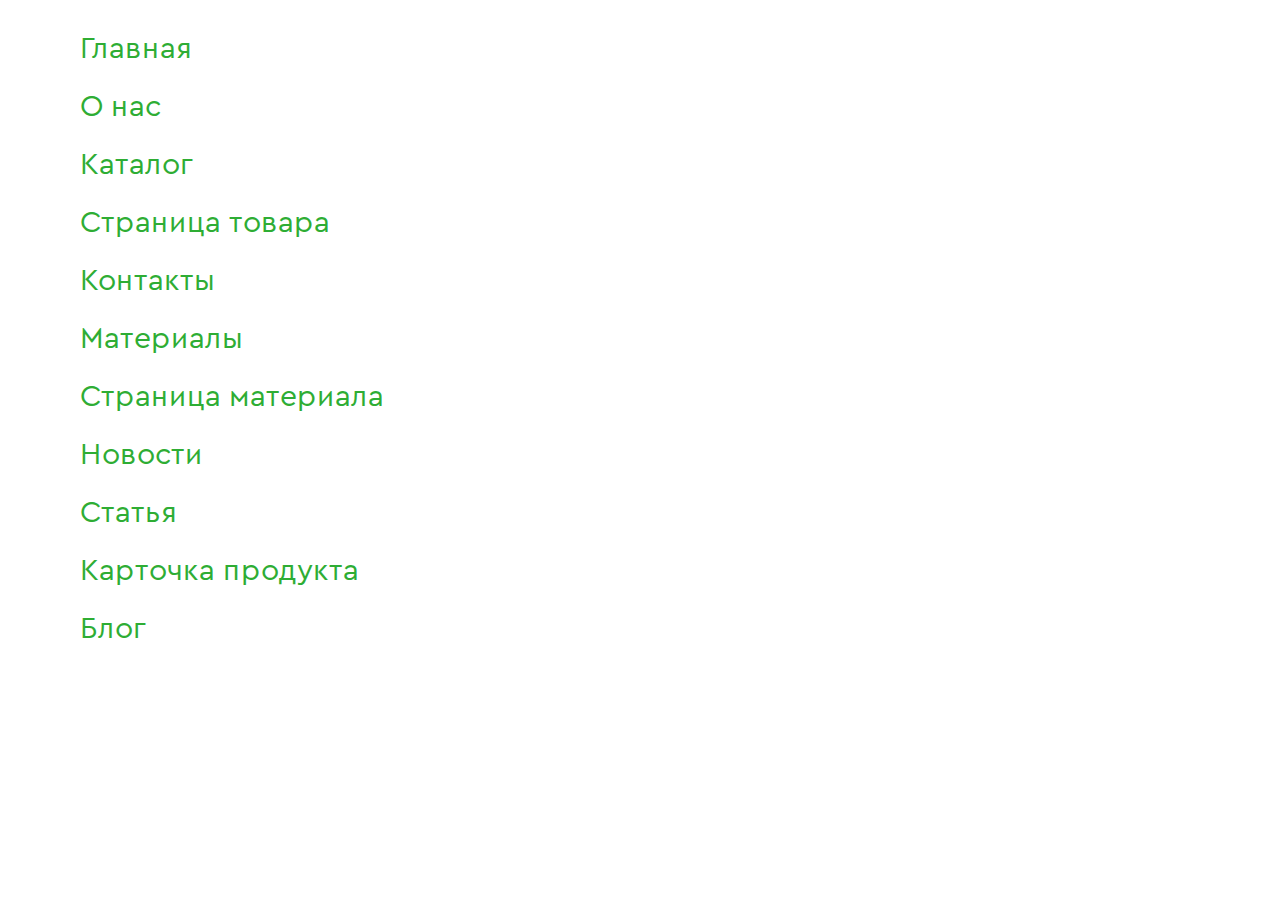
<file: pages.html>
<!DOCTYPE html>
<html lang="ru">
<head>        
    <meta charset="UTF-8">
    <meta name="viewport" content="width=device-width, initial-scale=1.0">

    <link rel="shortcut icon" href="favicon.ico" type="image/x-icon">

	<link rel="stylesheet" href="css/style.css">

	<title>SFM</title>

    <style>
        a {
            color: #000;
            text-decoration: none;
            font-family: 'CeraPro';
        }
        a.add {
            color: #2ead34;
            text-decoration: none;
        }
    </style>
</head>
<body>
	<div class="container">
		<div style="display: flex; flex-direction: column; gap: 20px; padding: 30px; font-size: 30px; color: #000; text-decoration: none;">
            <a class="add" href="index.html">Главная</a>
            <a class="add" href="about.html">О нас</a>
            <a class="add" href="catalog.html">Каталог</a>
            <a class="add" href="catalog-category.html">Страница товара</a>
            <a class="add" href="contacts.html">Контакты</a>
            <a class="add" href="materials.html">Материалы</a>
            <a class="add" href="materials-single.html">Страница материала</a>
            <a class="add" href="news.html">Новости</a>
            <a class="add" href="news-single.html">Статья</a>
            <a class="add" href="product-card.html">Карточка продукта</a>
            <a class="add" href="vlog.html">Блог</a>
        </div>
	
	</div>
</body>
</html>
</file>
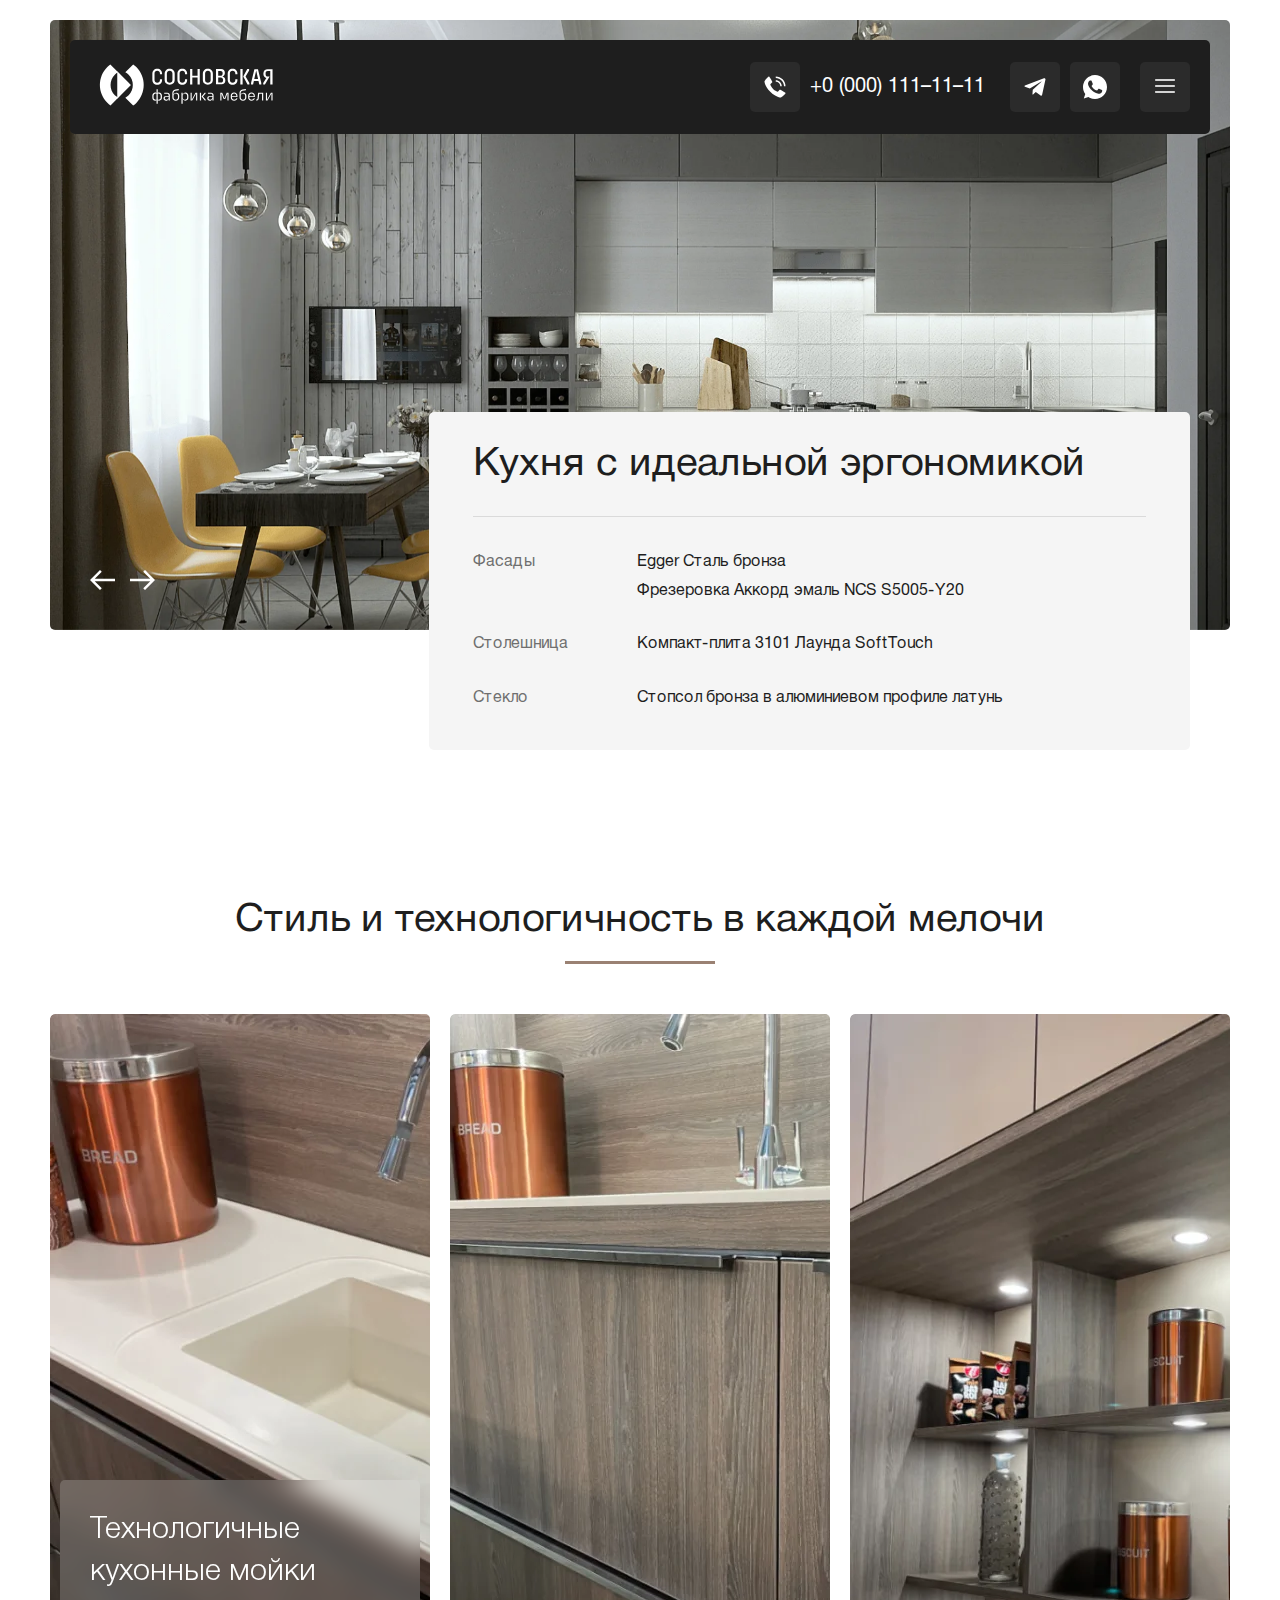
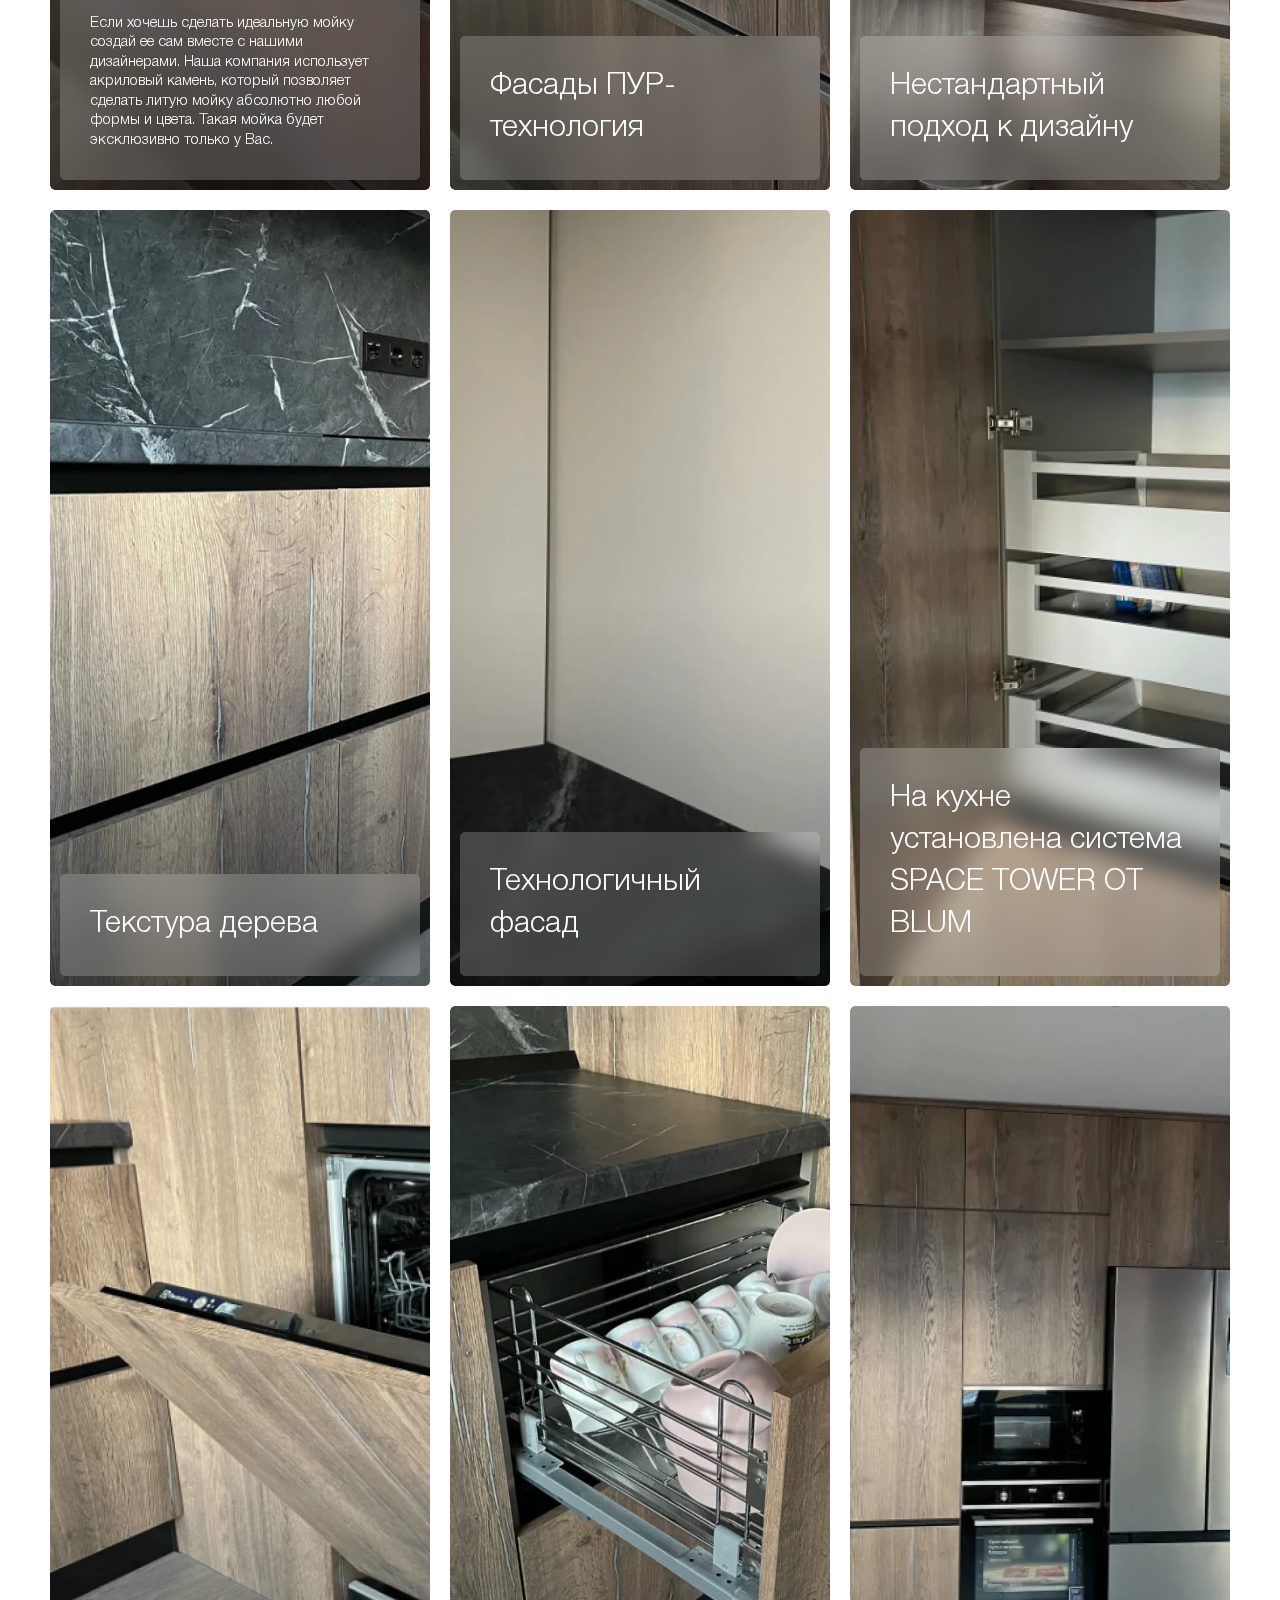
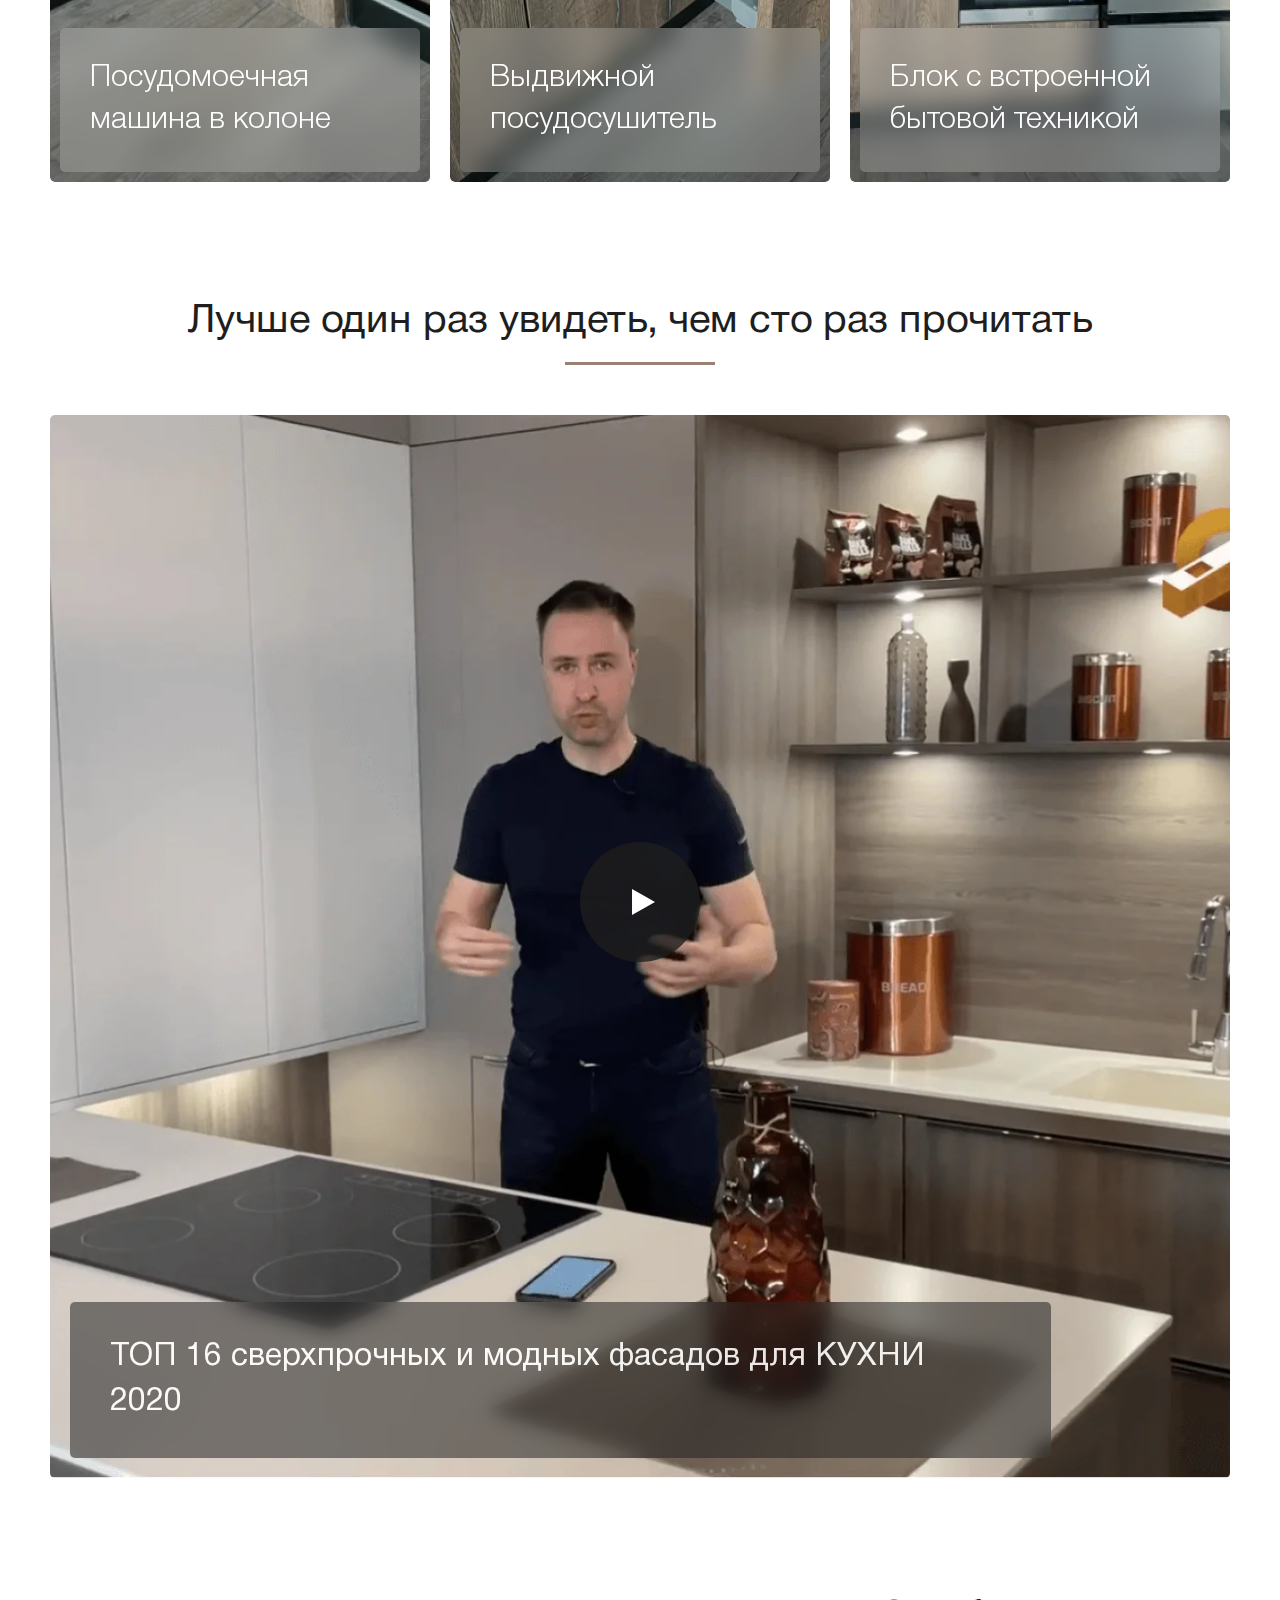
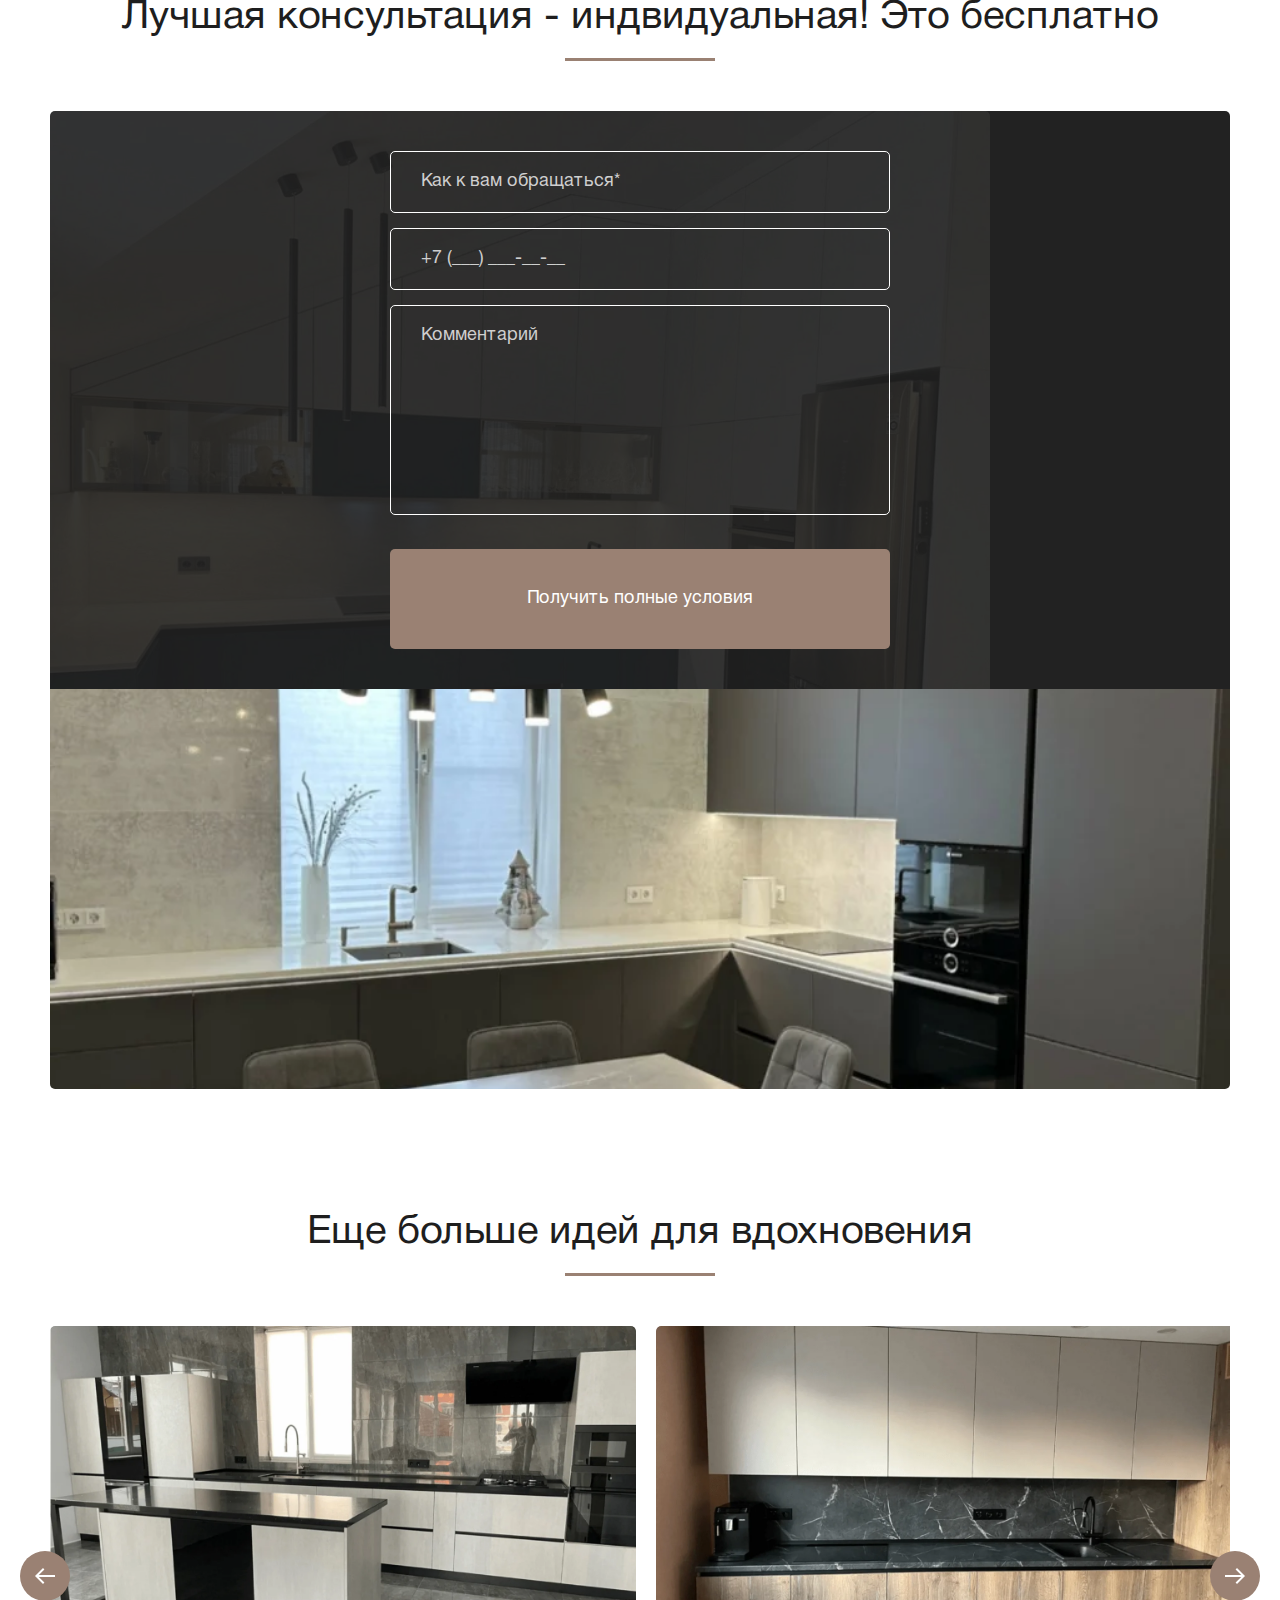
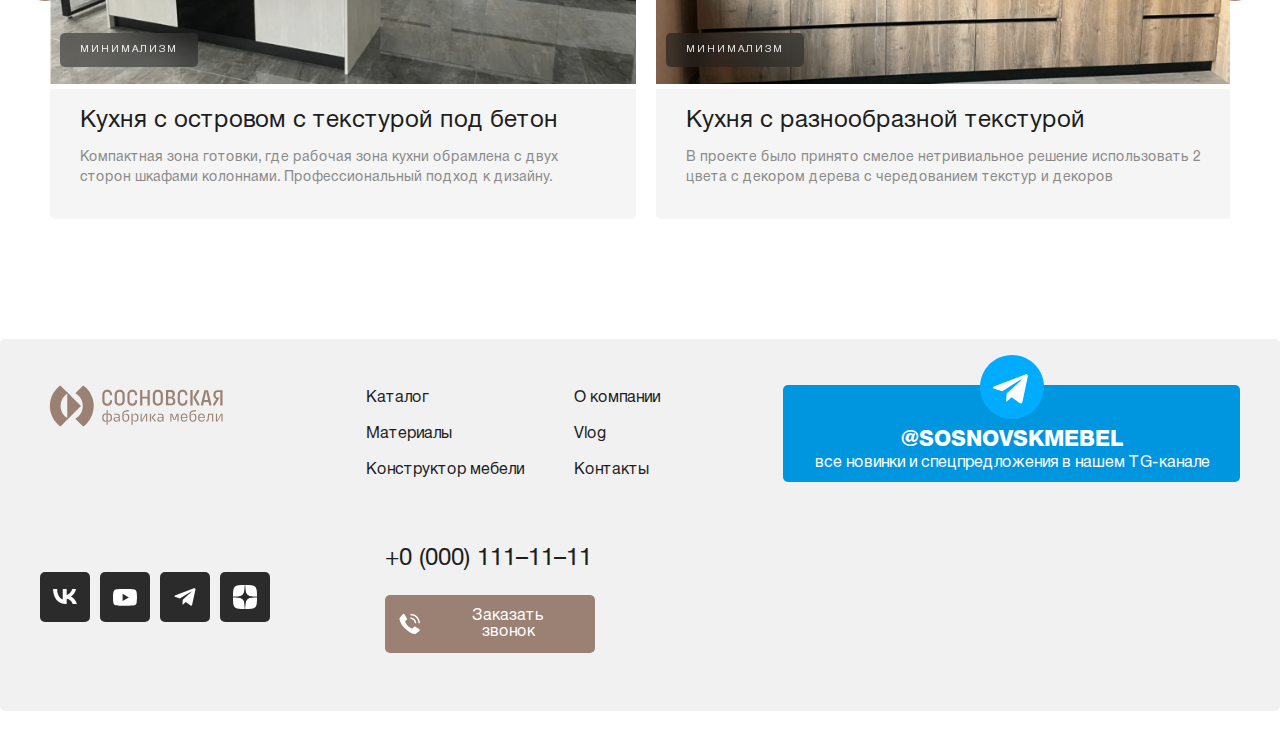
<file: product-card.html>
<!DOCTYPE html>
<html lang="ru">
    <head>
        <meta charset="UTF-8">
        <meta name="viewport" content="width=device-width, initial-scale=1.0">

        <link rel="shortcut icon" href="favicon.ico" type="image/x-icon">
    
        <link rel="stylesheet" href="css/fancybox.css">
        <link rel="stylesheet" href="css/swiper.min.css">
        <link rel="stylesheet" href="css/style.css">
    
        <title>Кухня с идеальной эргономикой</title>
    </head>
<body>
    <header class="header">
        <div class="container">
            <a href="index.html" class="logo">
                <svg width="195" height="60" viewBox="0 0 195 60" fill="none" xmlns="http://www.w3.org/2000/svg">
                    <path d="M27.2427 43.6449L40.9112 29.9764L27.2427 16.3551V43.6449Z" fill="white"/>
                    <path d="M24.7918 40.2985C19.183 34.6897 19.183 25.3574 24.7918 19.7486C25.7344 18.806 26.8656 17.8633 28.1382 17.2977L20.3142 9.42655C19.183 10.1807 18.2403 11.1233 17.3448 12.066C7.44692 21.9639 7.44692 37.8947 17.3448 47.7926C18.2875 48.7353 19.4186 49.6779 20.5027 50.432L28.3739 42.5609C27.0541 41.9482 25.923 41.194 24.7918 40.2985Z" fill="white"/>
                    <path d="M46.3313 12.066C45.3887 11.1233 44.2575 10.1807 43.1734 9.42655L35.3022 17.2977C36.4334 17.8633 37.5646 18.806 38.6487 19.7486C44.2575 25.3574 44.2575 34.6897 38.6487 40.2985C37.706 41.2412 36.5748 42.1838 35.3022 42.7494L43.1734 50.6206C44.3046 49.8665 45.2473 48.9238 46.3313 47.9811C56.2292 38.0361 56.2292 21.9639 46.3313 12.066Z" fill="white"/>
                    <path d="M177.691 15.978C177.078 15.978 176.559 16.1665 176.182 16.5436C175.805 16.9207 175.617 17.392 175.617 18.0047V19.4187C175.617 20.0314 175.805 20.5499 176.182 20.9269C176.559 21.304 177.078 21.4925 177.691 21.4925H179.623L174.91 29.5051H173.213V28.0911L176.371 23.0479C175.428 22.8123 174.721 22.3409 174.203 21.5868C173.684 20.8798 173.401 19.9843 173.401 18.9474V18.4289C173.401 17.1563 173.778 16.1194 174.58 15.3181C175.381 14.5169 176.418 14.1398 177.691 14.1398H182.545V29.5051H180.283V15.978H177.691Z" fill="white"/>
                    <path d="M164.257 24.0377H168.075L166.19 15.5067L164.257 24.0377ZM161.052 29.5051V28.0911L164.399 14.1398H167.981L171.28 28.0911V29.5051H169.3L168.499 25.923H163.88L163.079 29.5051H161.052Z" fill="white"/>
                    <path d="M153.229 21.5868L157.282 14.0927H159.12V15.5067L155.585 21.5397L159.356 28.044V29.458H157.518L153.229 21.5868ZM150.354 29.5051V14.0927H152.616V29.458H150.354V29.5051Z" fill="white"/>
                    <path d="M147.431 24.3205V24.9804C147.431 26.4415 147.007 27.5727 146.111 28.4682C145.216 29.3637 144.085 29.7879 142.623 29.7879C141.115 29.7879 139.937 29.3637 139.041 28.4211C138.146 27.5255 137.722 26.3472 137.722 24.839V18.7588C137.722 17.2977 138.146 16.1194 139.041 15.1767C139.937 14.2812 141.115 13.8099 142.623 13.8099C144.085 13.8099 145.216 14.2812 146.111 15.1296C147.007 16.0251 147.431 17.1563 147.431 18.6174V19.2773H145.31V18.476C145.31 17.6748 145.027 17.0149 144.556 16.5436C144.037 16.0723 143.378 15.7895 142.576 15.7895C141.775 15.7895 141.115 16.0723 140.597 16.5436C140.125 17.0149 139.89 17.6748 139.89 18.476V25.1218C139.89 25.923 140.125 26.5829 140.597 27.1013C141.068 27.6198 141.728 27.8083 142.576 27.8083C143.378 27.8083 144.037 27.5727 144.556 27.1013C145.027 26.63 145.31 25.9701 145.31 25.1218V24.3205H147.431Z" fill="white"/>
                    <path d="M130.935 22.6237H128.201V27.6198H130.935C131.548 27.6198 132.066 27.4313 132.443 27.0542C132.82 26.6771 133.056 26.1587 133.056 25.4988V24.6976C133.056 24.0848 132.867 23.5664 132.443 23.1893C132.066 22.8123 131.548 22.6237 130.935 22.6237ZM130.558 15.978H128.201V20.7384H130.558C131.17 20.7384 131.689 20.5499 132.066 20.1728C132.443 19.7958 132.632 19.2773 132.632 18.6174V18.0518C132.632 17.4391 132.443 16.9207 132.066 16.5436C131.689 16.1665 131.218 15.978 130.558 15.978ZM125.986 29.5051V14.0927H131.218C132.302 14.0927 133.197 14.4226 133.857 15.0825C134.517 15.7423 134.847 16.6379 134.847 17.7219V18.099C134.847 18.9945 134.611 19.7486 134.187 20.3614C133.763 20.9741 133.15 21.3983 132.396 21.5868C133.291 21.7753 133.998 22.1524 134.517 22.8123C135.035 23.4721 135.318 24.2734 135.318 25.216V25.6874C135.318 26.8185 134.988 27.7141 134.281 28.3739C133.621 29.0338 132.679 29.3637 131.595 29.3637H125.986V29.5051Z" fill="white"/>
                    <path d="M115.098 24.9804C115.098 25.8288 115.333 26.4886 115.852 27.0071C116.37 27.5255 117.03 27.7612 117.879 27.7612C118.727 27.7612 119.387 27.5255 119.905 27.0071C120.424 26.4886 120.659 25.8288 120.659 24.9804V18.5703C120.659 17.7219 120.377 17.0621 119.905 16.5436C119.387 16.0251 118.68 15.7895 117.879 15.7895C117.077 15.7895 116.37 16.0723 115.852 16.5436C115.333 17.0621 115.098 17.7219 115.098 18.5703V24.9804ZM112.835 18.8531C112.835 17.3449 113.307 16.1194 114.202 15.2239C115.145 14.2812 116.323 13.8099 117.832 13.8099C119.34 13.8099 120.565 14.2812 121.508 15.2239C122.451 16.1665 122.875 17.392 122.875 18.8531V24.6976C122.875 26.2058 122.403 27.4313 121.508 28.3739C120.565 29.3166 119.34 29.7408 117.832 29.7408C116.323 29.7408 115.098 29.2694 114.202 28.3739C113.26 27.4313 112.835 26.2058 112.835 24.6976V18.8531Z" fill="white"/>
                    <path d="M100.11 29.5051V14.0927H102.325V20.7384H107.557V14.0927H109.772V29.5051H107.557V22.6237H102.325V29.5051H100.11Z" fill="white"/>
                    <path d="M97.1405 24.3205V24.9804C97.1405 26.4415 96.7163 27.5727 95.8208 28.4682C94.9253 29.3637 93.7941 29.7879 92.333 29.7879C90.8247 29.7879 89.6464 29.3637 88.7509 28.4211C87.8553 27.5255 87.4312 26.3472 87.4312 24.839V18.7588C87.4312 17.2977 87.8553 16.1194 88.7509 15.1767C89.6464 14.2812 90.8247 13.8099 92.333 13.8099C93.7941 13.8099 94.9253 14.2812 95.8208 15.1296C96.7163 16.0251 97.1405 17.1563 97.1405 18.6174V19.2773H95.0195V18.476C95.0195 17.6748 94.7367 17.0149 94.2654 16.5436C93.7469 16.0723 93.0871 15.7895 92.2858 15.7895C91.4846 15.7895 90.8247 16.0723 90.3063 16.5436C89.8349 17.0149 89.5993 17.6748 89.5993 18.476V25.1218C89.5993 25.923 89.8349 26.5829 90.3063 27.1013C90.7776 27.6198 91.4374 27.8083 92.2858 27.8083C93.0871 27.8083 93.7469 27.5727 94.2654 27.1013C94.7367 26.63 95.0195 25.9701 95.0195 25.1218V24.3205H97.1405Z" fill="white"/>
                    <path d="M76.8734 24.9804C76.8734 25.8288 77.1091 26.4886 77.6276 27.0071C78.146 27.5255 78.8059 27.7612 79.6543 27.7612C80.5027 27.7612 81.1625 27.5255 81.681 27.0071C82.1994 26.4886 82.4351 25.8288 82.4351 24.9804V18.5703C82.4351 17.7219 82.1523 17.0621 81.681 16.5436C81.1625 16.0251 80.4555 15.7895 79.6543 15.7895C78.853 15.7895 78.146 16.0723 77.6276 16.5436C77.1091 17.0621 76.8734 17.7219 76.8734 18.5703V24.9804ZM74.6582 18.8531C74.6582 17.3449 75.1295 16.1194 76.0251 15.2239C76.9677 14.2812 78.146 13.8099 79.6543 13.8099C81.1625 13.8099 82.388 14.2812 83.3306 15.2239C84.2733 16.1665 84.6975 17.392 84.6975 18.8531V24.6976C84.6975 26.2058 84.2262 27.4313 83.3306 28.3739C82.388 29.3166 81.1625 29.7408 79.6543 29.7408C78.146 29.7408 76.9206 29.2694 76.0251 28.3739C75.0824 27.4313 74.6582 26.2058 74.6582 24.6976V18.8531Z" fill="white"/>
                    <path d="M72.0658 24.3205V24.9804C72.0658 26.4415 71.6416 27.5727 70.7461 28.4682C69.8506 29.3637 68.7194 29.7879 67.2582 29.7879C65.75 29.7879 64.5717 29.3637 63.6762 28.4211C62.7806 27.5255 62.3564 26.3472 62.3564 24.839V18.7588C62.3564 17.2977 62.7806 16.1194 63.6762 15.1767C64.5717 14.2812 65.75 13.8099 67.2582 13.8099C68.7194 13.8099 69.8506 14.2812 70.7461 15.1296C71.6416 16.0251 72.0658 17.1563 72.0658 18.6174V19.2773H69.9448V18.476C69.9448 17.6748 69.662 17.0149 69.1907 16.5436C68.6722 16.0723 68.0124 15.7895 67.2111 15.7895C66.4099 15.7895 65.75 16.0723 65.2315 16.5436C64.7602 17.0149 64.5245 17.6748 64.5245 18.476V25.1218C64.5245 25.923 64.7602 26.5829 65.2315 27.1013C65.7029 27.5727 66.3627 27.8083 67.2111 27.8083C68.0124 27.8083 68.6722 27.5727 69.1907 27.1013C69.662 26.63 69.9448 25.9701 69.9448 25.1218V24.3205H72.0658Z" fill="white"/>
                    <path d="M177.031 37.7062V44.8704L180.895 37.7062H182.545V45.5774H181.414V38.4603L177.549 45.5774H175.899V37.7062H177.031Z" fill="white"/>
                    <path d="M166.425 45.6245H166.143V44.5405H166.378C166.661 44.5405 166.944 44.4462 167.132 44.2577C167.321 44.0691 167.462 43.8335 167.509 43.5035L168.122 37.6591H173.212V45.5302H172.034V38.7431H169.206L168.688 43.6449C168.641 44.2577 168.405 44.729 167.981 45.106C167.557 45.4831 167.038 45.6245 166.425 45.6245Z" fill="white"/>
                    <path d="M163.739 41.1469V40.817C163.739 40.1571 163.551 39.6386 163.126 39.2144C162.702 38.8374 162.184 38.6017 161.524 38.6017C160.864 38.6017 160.298 38.7903 159.921 39.2144C159.497 39.6386 159.309 40.1571 159.309 40.817V41.1469H163.739ZM164.823 43.1265C164.635 43.9277 164.258 44.5405 163.692 45.0118C163.126 45.4831 162.372 45.7188 161.524 45.7188C160.487 45.7188 159.686 45.436 159.073 44.7761C158.46 44.1634 158.13 43.3621 158.13 42.3252V41.0055C158.13 40.0157 158.413 39.1673 159.026 38.5546C159.639 37.9419 160.44 37.6119 161.477 37.6119C162.467 37.6119 163.315 37.9419 163.928 38.5546C164.54 39.1673 164.87 40.0157 164.87 41.0055V42.0424H159.356V42.4666C159.356 43.1265 159.544 43.6449 159.969 44.0691C160.393 44.4933 160.911 44.6819 161.618 44.6819C162.137 44.6819 162.608 44.5405 162.985 44.2577C163.362 43.9749 163.598 43.5978 163.739 43.1265H164.823Z" fill="white"/>
                    <path d="M150.73 40.8641V42.3723C150.73 43.0322 150.919 43.5978 151.343 44.022C151.767 44.4462 152.286 44.6347 152.946 44.6347C153.605 44.6347 154.171 44.4462 154.548 44.022C154.972 43.5978 155.161 43.0793 155.161 42.3723V40.8641C155.161 40.2042 154.925 39.6386 154.548 39.2145C154.124 38.7903 153.605 38.6017 152.946 38.6017C152.286 38.6017 151.72 38.8374 151.343 39.2145C150.919 39.6386 150.73 40.2042 150.73 40.8641ZM155.915 35.2082L152.616 35.6795C152.05 35.7738 151.579 36.0094 151.202 36.4336C150.825 36.8578 150.683 37.3291 150.683 37.9419V39.78C150.872 39.1202 151.202 38.6489 151.72 38.2718C152.239 37.8947 152.804 37.7062 153.511 37.7062C154.36 37.7062 155.019 37.989 155.585 38.5075C156.103 39.0259 156.386 39.7329 156.386 40.6284V42.3723C156.386 43.4093 156.056 44.2105 155.444 44.8232C154.831 45.436 153.982 45.7659 152.993 45.7659C151.956 45.7659 151.107 45.436 150.448 44.8232C149.788 44.2105 149.505 43.3621 149.505 42.3252V37.989C149.505 37.0935 149.788 36.3394 150.306 35.7266C150.825 35.1139 151.579 34.7368 152.427 34.5954L155.915 34.1241V35.2082Z" fill="white"/>
                    <path d="M146.347 41.1469V40.817C146.347 40.1571 146.159 39.6386 145.734 39.2144C145.31 38.8374 144.792 38.6017 144.132 38.6017C143.472 38.6017 142.906 38.7903 142.529 39.2144C142.105 39.6386 141.917 40.1571 141.917 40.817V41.1469H146.347ZM147.431 43.1265C147.243 43.9277 146.866 44.5405 146.3 45.0118C145.734 45.4831 144.98 45.7188 144.132 45.7188C143.095 45.7188 142.294 45.436 141.681 44.7761C141.068 44.1634 140.738 43.3621 140.738 42.3252V41.0055C140.738 40.0157 141.021 39.1673 141.634 38.5546C142.247 37.9419 143.048 37.6119 144.085 37.6119C145.122 37.6119 145.923 37.9419 146.536 38.5546C147.148 39.1673 147.478 40.0157 147.478 41.0055V42.0424H141.964V42.4666C141.964 43.1265 142.152 43.6449 142.576 44.0691C143.001 44.4933 143.519 44.6819 144.226 44.6819C144.745 44.6819 145.216 44.5405 145.593 44.2577C145.97 43.9749 146.206 43.5978 146.347 43.1265H147.431Z" fill="white"/>
                    <path d="M138.57 37.7062V45.5774H137.439V38.4132L135.224 44.1163H133.668L131.453 38.4132V45.5774H130.322V37.7062H132.207L134.469 43.5507L136.685 37.7062H138.57Z" fill="white"/>
                    <path d="M122.356 41.8539H120.188C119.67 41.8539 119.246 41.9953 118.916 42.231C118.586 42.4666 118.444 42.8437 118.444 43.2207C118.444 43.6449 118.586 44.022 118.916 44.2577C119.246 44.5405 119.67 44.6347 120.235 44.6347C120.848 44.6347 121.32 44.4462 121.697 44.1163C122.074 43.7392 122.309 43.2679 122.356 42.6551V41.8539ZM123.582 40.2042V45.5774H122.404V43.6449C122.215 44.2577 121.885 44.7761 121.414 45.1532C120.942 45.5302 120.377 45.6716 119.717 45.6716C118.963 45.6716 118.397 45.4831 117.926 45.0589C117.455 44.6347 117.266 44.0691 117.266 43.3621C117.266 42.6551 117.502 42.0424 118.02 41.6182C118.539 41.194 119.199 40.9584 120 40.9584H122.404V40.2514C122.404 39.8272 122.262 39.4501 121.979 39.1673C121.697 38.8845 121.32 38.7431 120.895 38.7431H117.926V37.7062H121.084C121.838 37.7062 122.451 37.9419 122.875 38.4132C123.346 38.8845 123.582 39.4501 123.582 40.2042Z" fill="white"/>
                    <path d="M111.563 41.4768L114.627 37.7062H115.569V38.4603L112.93 41.4768L115.711 44.8233V45.5774H114.768L111.563 41.4768ZM109.866 45.5774V37.7062H111.092V45.5774H109.866Z" fill="white"/>
                    <path d="M101.712 37.7062V44.8704L105.53 37.7062H107.227V45.5774H106.096V38.4603L102.231 45.5774H100.581V37.7062H101.712Z" fill="white"/>
                    <path d="M92.663 42.4666C92.663 43.1736 92.8515 43.6921 93.2757 44.1163C93.6999 44.5405 94.2183 44.729 94.8782 44.729C95.5381 44.729 96.1036 44.5405 96.5278 44.1163C96.952 43.6921 97.1406 43.1736 97.1406 42.4666V40.8641C97.1406 40.2042 96.952 39.6386 96.5278 39.2144C96.1036 38.7903 95.5852 38.6017 94.8782 38.6017C94.2183 38.6017 93.6527 38.8374 93.2757 39.2144C92.8515 39.6386 92.663 40.1571 92.663 40.8641V42.4666ZM91.4375 48.7353V37.7062H92.663V39.6858C92.8515 39.0259 93.1814 38.5546 93.6999 38.1775C94.2183 37.8005 94.7839 37.6119 95.4909 37.6119C96.3393 37.6119 96.9992 37.8947 97.5648 38.4132C98.0832 38.9317 98.366 39.6386 98.366 40.5342V42.7494C98.366 43.6449 98.0832 44.3519 97.5648 44.8704C97.0463 45.3888 96.3393 45.6716 95.4909 45.6716C94.7839 45.6716 94.1712 45.4831 93.6999 45.106C93.1814 44.729 92.8515 44.2105 92.663 43.5507V48.6881H91.4375V48.7353Z" fill="white"/>
                    <path d="M83.5663 40.8641V42.3723C83.5663 43.0322 83.7548 43.5978 84.179 44.022C84.6032 44.4462 85.1217 44.6347 85.7815 44.6347C86.4414 44.6347 87.007 44.4462 87.384 44.022C87.8082 43.5978 87.9968 43.0793 87.9968 42.3723V40.8641C87.9968 40.2042 87.7611 39.6386 87.384 39.2145C86.9598 38.7903 86.4414 38.6017 85.7815 38.6017C85.1217 38.6017 84.5561 38.8374 84.179 39.2145C83.7548 39.6386 83.5663 40.2042 83.5663 40.8641ZM88.7509 35.2082L85.4516 35.6795C84.886 35.7738 84.4147 36.0094 84.0376 36.4336C83.6605 36.8578 83.5191 37.3291 83.5191 37.9419V39.78C83.7077 39.1202 84.0376 38.6489 84.5561 38.2718C85.0745 37.8947 85.6401 37.7062 86.3471 37.7062C87.1955 37.7062 87.8554 37.989 88.421 38.5075C88.9394 39.0259 89.2222 39.7329 89.2222 40.6284V42.3723C89.2222 43.4093 88.8923 44.2105 88.2796 44.8232C87.6668 45.436 86.8184 45.7659 85.8286 45.7659C84.7917 45.7659 83.9433 45.436 83.2835 44.8232C82.6236 44.2105 82.3408 43.3621 82.3408 42.3252V37.989C82.3408 37.0935 82.6236 36.3394 83.1421 35.7266C83.6605 35.1139 84.4147 34.7368 85.263 34.5954L88.7509 34.1241V35.2082Z" fill="white"/>
                    <path d="M78.6643 41.8539H76.4962C75.9778 41.8539 75.5536 41.9953 75.2236 42.231C74.8937 42.4666 74.7523 42.8437 74.7523 43.2207C74.7523 43.6449 74.8937 44.022 75.2236 44.2577C75.5536 44.5405 75.9778 44.6347 76.5433 44.6347C77.1561 44.6347 77.6274 44.4462 78.0045 44.1163C78.3815 43.7392 78.6172 43.2679 78.6643 42.6551V41.8539ZM79.8426 40.2042V45.5774H78.6643V43.6449C78.4758 44.2577 78.1459 44.7761 77.6745 45.1532C77.2032 45.5302 76.6376 45.6716 75.9778 45.6716C75.2236 45.6716 74.658 45.4831 74.1867 45.0589C73.7154 44.6347 73.5269 44.0691 73.5269 43.3621C73.5269 42.6551 73.7625 42.0424 74.281 41.6182C74.7994 41.194 75.4593 40.9584 76.2606 40.9584H78.6643V40.2514C78.6643 39.8272 78.5229 39.4501 78.2401 39.1673C77.9573 38.8845 77.5803 38.7431 77.1561 38.7431H74.1867V37.7062H77.3446C78.0987 37.7062 78.7115 37.9419 79.1357 38.4132C79.607 38.8845 79.8426 39.4501 79.8426 40.2042Z" fill="white"/>
                    <path d="M63.5819 42.4666C63.5819 43.1736 63.7704 43.6921 64.1946 44.1163C64.6188 44.5405 65.1373 44.729 65.7971 44.729C66.0328 44.729 66.2685 44.6819 66.5041 44.6347V38.696C66.2685 38.6489 66.0328 38.6017 65.7971 38.6017C65.1373 38.6017 64.5717 38.8374 64.1946 39.2145C63.7704 39.6386 63.5819 40.1571 63.5819 40.8641V42.4666ZM67.7296 44.6347C67.9652 44.6819 68.2009 44.729 68.4366 44.729C69.0964 44.729 69.662 44.5405 70.0391 44.1163C70.4633 43.6921 70.6518 43.1736 70.6518 42.4666V40.8641C70.6518 40.2042 70.4633 39.6386 70.0391 39.2145C69.6149 38.7903 69.0964 38.6017 68.4366 38.6017C68.2009 38.6017 67.9181 38.6489 67.7296 38.696V44.6347ZM65.2315 45.7188C64.3831 45.7188 63.6762 45.436 63.1577 44.9175C62.6392 44.3991 62.3564 43.6921 62.3564 42.7965V40.5342C62.3564 39.6387 62.5921 38.9317 63.1577 38.4132C63.6762 37.8947 64.3831 37.6119 65.2315 37.6119C65.7029 37.6119 66.1271 37.7062 66.5513 37.9419V34.2184H67.7296V37.9419C68.1066 37.7533 68.5308 37.6119 69.0493 37.6119C69.8977 37.6119 70.6047 37.8947 71.1231 38.4132C71.6416 38.9317 71.9244 39.6387 71.9244 40.5342V42.7494C71.9244 43.6449 71.6416 44.3519 71.1231 44.8704C70.6047 45.3888 69.8977 45.6716 69.0493 45.6716C68.578 45.6716 68.1066 45.5774 67.7296 45.3417V48.6881H66.5513V45.3417C66.1742 45.6245 65.7029 45.7188 65.2315 45.7188Z" fill="white"/>
                </svg>                    
            </a>
            <nav class="header__nav">
                <a href="catalog.html" class="nav__link text-secondary">Каталог</a>
                <a href="materials.html" class="nav__link text-secondary">Материалы</a>
                <a href="#" class="nav__link text-secondary">Конструктор мебели</a>
                <a href="about.html" class="nav__link text-secondary">О компании</a>
            </nav>
            <div class="header__buttons">
                <div class="button-wrapper">
                    <div class="social-button" data-modal="feedback-modal">
                        <svg width="24" height="24" viewBox="0 0 24 24" fill="none" xmlns="http://www.w3.org/2000/svg">
                            <path d="M22.0448 17.52C21.3892 16.9703 17.5448 14.5358 16.9058 14.6475C16.6058 14.7008 16.3763 14.9565 15.762 15.6893C15.4779 16.0499 15.166 16.3877 14.829 16.6995C14.2116 16.5504 13.614 16.3288 13.0485 16.0395C10.831 14.9599 9.03947 13.1679 7.9605 10.95C7.67118 10.3846 7.44964 9.78691 7.3005 9.1695C7.6123 8.83252 7.95009 8.52056 8.31075 8.2365C9.04275 7.62225 9.29925 7.39425 9.3525 7.09275C9.46425 6.45225 7.0275 2.60925 6.48 1.95375C6.2505 1.68225 6.042 1.5 5.775 1.5C5.001 1.5 1.5 5.829 1.5 6.39C1.5 6.43575 1.575 10.9425 7.26675 16.7333C13.0575 22.425 17.5642 22.5 17.61 22.5C18.171 22.5 22.5 18.999 22.5 18.225C22.5 17.958 22.3177 17.7495 22.0448 17.52ZM17.25 11.25H18.75C18.7482 9.65925 18.1155 8.13416 16.9907 7.00933C15.8658 5.8845 14.3408 5.25179 12.75 5.25V6.75C13.9431 6.75119 15.087 7.22568 15.9307 8.06933C16.7743 8.91299 17.2488 10.0569 17.25 11.25Z" fill="white"/>
                            <path d="M21 11.25H22.5C22.497 8.66505 21.4688 6.18683 19.641 4.359C17.8132 2.53116 15.3349 1.50298 12.75 1.5V3C14.9372 3.00258 17.0342 3.8726 18.5808 5.41922C20.1274 6.96584 20.9974 9.06276 21 11.25Z" fill="white"/>
                        </svg>                            
                    </div>
                    <a href="tel:+0(000)111–11–11" class="text-secondary">
                        +0 (000) 111–11–11
                    </a>
                </div>
                <div class="button-wrapper">
                    <a href="#" class="social-button">
                        <svg width="24" height="24" viewBox="0 0 24 24" fill="none" xmlns="http://www.w3.org/2000/svg">
                            <path d="M1.96269 11.874L6.79269 13.5142L18.2609 6.50325C18.4274 6.402 18.5977 6.62775 18.4544 6.75975L9.77244 14.751L9.44994 19.2247C9.44467 19.2997 9.46231 19.3745 9.50052 19.4391C9.53872 19.5038 9.59569 19.5554 9.66386 19.5869C9.73203 19.6185 9.80819 19.6286 9.88223 19.6159C9.95628 19.6032 10.0247 19.5682 10.0784 19.5157L12.7514 16.887L17.6384 20.586C18.1649 20.985 18.9277 20.7037 19.0694 20.0587L22.4722 4.60875C22.6664 3.7275 21.8024 2.9835 20.9602 3.306L1.93869 10.59C1.34169 10.8187 1.35819 11.6685 1.96269 11.874Z" fill="white"/>
                        </svg>                            
                    </a>
                    <a href="#" class="social-button">
                        <svg width="24" height="24" viewBox="0 0 24 24" fill="none" xmlns="http://www.w3.org/2000/svg">
                            <g clip-path="url(#clip0_55_200)">
                            <path d="M12.003 0H11.997C5.3805 0 0 5.382 0 12C0 14.625 0.846 17.058 2.2845 19.0335L0.789 23.4915L5.4015 22.017C7.299 23.274 9.5625 24 12.003 24C18.6195 24 24 18.6165 24 12C24 5.3835 18.6195 0 12.003 0ZM18.9855 16.9455C18.696 17.763 17.547 18.441 16.6305 18.639C16.0035 18.7725 15.1845 18.879 12.4275 17.736C8.901 16.275 6.63 12.6915 6.453 12.459C6.2835 12.2265 5.028 10.5615 5.028 8.8395C5.028 7.1175 5.9025 6.279 6.255 5.919C6.5445 5.6235 7.023 5.4885 7.482 5.4885C7.6305 5.4885 7.764 5.496 7.884 5.502C8.2365 5.517 8.4135 5.538 8.646 6.0945C8.9355 6.792 9.6405 8.514 9.7245 8.691C9.81 8.868 9.8955 9.108 9.7755 9.3405C9.663 9.5805 9.564 9.687 9.387 9.891C9.21 10.095 9.042 10.251 8.865 10.47C8.703 10.6605 8.52 10.8645 8.724 11.217C8.928 11.562 9.633 12.7125 10.671 13.6365C12.0105 14.829 13.0965 15.21 13.485 15.372C13.7745 15.492 14.1195 15.4635 14.331 15.2385C14.5995 14.949 14.931 14.469 15.2685 13.9965C15.5085 13.6575 15.8115 13.6155 16.1295 13.7355C16.4535 13.848 18.168 14.6955 18.5205 14.871C18.873 15.048 19.1055 15.132 19.191 15.2805C19.275 15.429 19.275 16.1265 18.9855 16.9455Z" fill="white"/>
                            </g>
                            <defs>
                            <clipPath id="clip0_55_200">
                            <rect width="24" height="24" fill="white"/>
                            </clipPath>
                            </defs>
                        </svg> 
                    </a>
                </div>
            </div>
            <div class="social-button burger-button">
                <svg width="26" height="16" viewBox="0 0 22 16" fill="none" xmlns="http://www.w3.org/2000/svg">
                    <path d="M1.99613 -0.00220196C1.7347 0.00352367 1.48591 0.111465 1.30305 0.298379C1.12018 0.485293 1.01778 0.736325 1.01778 0.997813C1.01778 1.2593 1.12018 1.51045 1.30305 1.69736C1.48591 1.88428 1.7347 1.9921 1.99613 1.99783H20.002C20.1352 2.00075 20.2676 1.97711 20.3914 1.92816C20.5153 1.87922 20.6282 1.80597 20.7234 1.71282C20.8186 1.61967 20.8942 1.50849 20.9459 1.38571C20.9975 1.26293 21.0241 1.13101 21.0241 0.997813C21.0241 0.864616 20.9975 0.732811 20.9459 0.610034C20.8942 0.487256 20.8186 0.375956 20.7234 0.282808C20.6282 0.18966 20.5153 0.116525 20.3914 0.06758C20.2676 0.0186353 20.1352 -0.00511849 20.002 -0.00220196H1.99613ZM1.99613 5.99777C1.73065 5.99777 1.47604 6.10325 1.28832 6.29097C1.1006 6.4787 0.995137 6.73335 0.995137 6.99883C0.995137 7.26431 1.1006 7.51896 1.28832 7.70668C1.47604 7.8944 1.73065 7.99977 1.99613 7.99977H20.002C20.2675 7.99977 20.5221 7.8944 20.7098 7.70668C20.8975 7.51896 21.003 7.26431 21.003 6.99883C21.003 6.73335 20.8975 6.4787 20.7098 6.29097C20.5221 6.10325 20.2675 5.99777 20.002 5.99777H1.99613ZM1.90042 11.9998C1.63562 12.0134 1.387 12.1314 1.20902 12.328C1.03104 12.5245 0.93822 12.7835 0.950882 13.0484C0.963543 13.3133 1.08066 13.5624 1.27657 13.741C1.47248 13.9197 1.73123 14.0134 1.99613 14.0017H20.002C20.2668 14.0008 20.5205 13.895 20.7075 13.7074C20.8944 13.5197 20.9994 13.2656 20.9994 13.0008C20.9994 12.7359 20.8944 12.4819 20.7075 12.2943C20.5205 12.1067 20.2668 12.0008 20.002 11.9998H1.99613C1.96424 11.9983 1.93231 11.9983 1.90042 11.9998Z" fill="#D3D3D3"/>
                </svg>    
                <svg width="20" height="20" viewBox="0 0 20 20" fill="none" xmlns="http://www.w3.org/2000/svg">
                    <path d="M1.98831 0.98997C1.78889 0.989996 1.59403 1.04965 1.42876 1.16125C1.26349 1.27286 1.13536 1.43131 1.06082 1.61628C0.986287 1.80125 0.968754 2.00432 1.01047 2.19933C1.05219 2.39434 1.15126 2.57236 1.29495 2.71064L8.58402 9.99968L1.29495 17.2888C1.19875 17.3807 1.12184 17.4909 1.06873 17.6128C1.01563 17.7348 0.987391 17.8661 0.985679 17.9991C0.983966 18.1321 1.00881 18.2642 1.05876 18.3875C1.10871 18.5108 1.18276 18.6229 1.27657 18.7172C1.37038 18.8116 1.48207 18.8862 1.60509 18.9368C1.72812 18.9875 1.86001 19.0131 1.99304 19.0122C2.12608 19.0112 2.25758 18.9836 2.37985 18.9312C2.50212 18.8788 2.6127 18.8024 2.70511 18.7067L10 11.4157L17.291 18.7067C17.3841 18.8001 17.4946 18.8741 17.6164 18.9247C17.7381 18.9753 17.8686 19.0014 18.0004 19.0015C18.1322 19.0017 18.2627 18.9758 18.3845 18.9254C18.5063 18.875 18.617 18.8011 18.7102 18.7079C18.8034 18.6147 18.8773 18.5041 18.9277 18.3823C18.978 18.2605 19.0039 18.1299 19.0038 17.9981C19.0037 17.8663 18.9776 17.7358 18.927 17.6141C18.8765 17.4924 18.8024 17.3819 18.709 17.2888L11.416 9.99968L18.709 2.71064C18.8552 2.57021 18.9553 2.38872 18.996 2.1901C19.0367 1.99149 19.0161 1.78513 18.9369 1.59851C18.8576 1.4119 18.7236 1.25379 18.5524 1.1451C18.3813 1.03642 18.1811 0.982324 17.9785 0.98997C17.7188 0.997712 17.4722 1.10633 17.291 1.29274L10 8.58374L2.70511 1.29274C2.61192 1.19695 2.50048 1.12075 2.37736 1.06875C2.25425 1.01675 2.12196 0.989978 1.98831 0.98997Z" fill="#D3D3D3"/>
                </svg>                           
            </div>
        </div>
    </header>
    <main class="main">
        <section class="main-section main-section--productcard">
            <div class="container">
                <div class="main-slider swiper">
                    <div class="swiper-wrapper">
                        <div class="swiper-slide swiper-slide-active" data-ind="1">
                            <img src="images/main-picture.webp" alt="Kitchen">
                        </div>
                        <div class="swiper-slide" data-ind="2">
                            <img src="images/main-content-img2.webp" alt="Kitchen">
                        </div>
                        <div class="swiper-slide" data-ind="3">
                            <img src="images/main-content-img6.webp" alt="Kitchen">
                        </div>
                        <div class="swiper-slide" data-ind="4">
                            <img src="images/main-content-img9.webp" alt="Kitchen">
                        </div>
                        <div class="swiper-slide" data-ind="5">
                            <img src="images/main-content-img10.webp" alt="Kitchen">
                        </div>
                        <div class="swiper-slide swiper-slide-active" data-ind="1">
                            <img src="images/main-picture.webp" alt="Kitchen">
                        </div>
                        <div class="swiper-slide" data-ind="2">
                            <img src="images/main-content-img2.webp" alt="Kitchen">
                        </div>
                        <div class="swiper-slide" data-ind="3">
                            <img src="images/main-content-img6.webp" alt="Kitchen">
                        </div>
                        <div class="swiper-slide" data-ind="4">
                            <img src="images/main-content-img9.webp" alt="Kitchen">
                        </div>
                        <div class="swiper-slide" data-ind="5">
                            <img src="images/main-content-img10.webp" alt="Kitchen">
                        </div>
                    </div>
                    <div class="swiper-button-prev">
                        <svg width="25" height="20" viewBox="0 0 25 20" fill="none" xmlns="http://www.w3.org/2000/svg">
                            <path d="M10 0L11.75 1.75L4.75 8.75H25V11.25H4.75L11.75 18.25L10 20L0 10L10 0Z" fill="white"/>
                        </svg>                            
                    </div>
                    <div class="swiper-button-next">
                        <svg width="25" height="20" viewBox="0 0 25 20" fill="none" xmlns="http://www.w3.org/2000/svg">
                            <path d="M15 0L13.25 1.75L20.25 8.75H0V11.25H20.25L13.25 18.25L15 20L25 10L15 0Z" fill="white"/>
                        </svg>                            
                    </div>
                    <div class="autoplay-progress">
                      <svg class="progress" viewBox="0 0 48 48">
                        <circle cx="24" cy="24" r="20"></circle>
                      </svg>
                      <svg class="bg" viewBox="0 0 48 48">
                        <circle cx="24" cy="24" r="20"></circle>
                      </svg>
                      <span class="current-slide"></span>
                      <span class="total-slide"></span>
                    </div>
                </div>
                <div class="main-content">
                    <div class="title-wrapper">
                        <h1 class="title title--large">Кухня с идеальной эргономикой</h1>
                        <ul class="product-card__list">
                            <li class="product-card__item">
                                <span>Фасады</span>
                                Egger Сталь бронза<br>
                                Фрезеровка Аккорд эмаль NCS S5005-Y20
                            </li>
                            <li class="product-card__item">
                                <span>Столешница</span>
                                Компакт-плита 3101 Лаунда SoftTouch
                            </li>
                            <li class="product-card__item">
                                <span>Стекло</span>
                                Стопсол бронза в алюминиевом профиле латунь
                            </li>
                        </ul>
                    </div>
                    <div class="main-content-bg">
                        <!-- <img src="images/main-content-img10.webp" alt="Картинка" class="main-content__img" width="1880" height="980"> -->
                    </div>
                </div>
            </div>
        </section>
        <section class="product-card-info-section">
            <div class="container container--small">
                <div class="title-wrapper">
                    <h2 class="title">Стиль и технологичность в каждой мелочи</h2>
                </div>
                <div class="grid-wrapper grid-wrapper--three-columns">
                    <div class="product-card__grid-item">
                        <div class="product-card-grid-item__description">
                            <h2 class="subtitle">Технологичные кухонные мойки</h2>
                            <p class="text-primary">Если хочешь сделать идеальную мойку создай ее сам вместе с нашими дизайнерами. Наша компания использует акриловый камень, который позволяет сделать литую мойку абсолютно любой формы и цвета. Такая&nbsp;мойка будет эксклюзивно только у Вас.</p>
                        </div>
                        <div class="product-card-grid-item__bg">
                            <img src="images/product-card-card-img.webp" alt="" class="product-card__card-img" width="586" height="776">
                        </div>
                    </div>
                    <div class="product-card__grid-item">
                        <div class="product-card-grid-item__description">
                            <h2 class="subtitle">Фасады ПУР-технология</h2>
                            <p class="text-primary" style="display: none;">Если хочешь сделать идеальную мойку создай ее сам вместе с нашими дизайнерами. Наша компания использует акриловый камень, который позволяет сделать литую мойку абсолютно любой формы и цвета. Такая&nbsp;мойка будет эксклюзивно только у Вас.</p>
                        </div>
                        <div class="product-card-grid-item__bg">
                            <img src="images/product-card-card-img2.webp" alt="" class="product-card__card-img" width="586" height="776">
                        </div>
                    </div>
                    <div class="product-card__grid-item">
                        <div class="product-card-grid-item__description">
                            <h2 class="subtitle">Нестандартный подход к дизайну</h2>
                            <p class="text-primary" style="display: none;">Если хочешь сделать идеальную мойку создай ее сам вместе с нашими дизайнерами. Наша компания использует акриловый камень, который позволяет сделать литую мойку абсолютно любой формы и цвета. Такая&nbsp;мойка будет эксклюзивно только у Вас.</p>
                        </div>
                        <div class="product-card-grid-item__bg">
                            <img src="images/product-card-card-img3.webp" alt="" class="product-card__card-img" width="586" height="776">
                        </div>
                    </div>
                    <div class="product-card__grid-item">
                        <div class="product-card-grid-item__description">
                            <h2 class="subtitle">Текстура дерева</h2>
                            <p class="text-primary" style="display: none;">Если хочешь сделать идеальную мойку создай ее сам вместе с нашими дизайнерами. Наша компания использует акриловый камень, который позволяет сделать литую мойку абсолютно любой формы и цвета. Такая&nbsp;мойка будет эксклюзивно только у Вас.</p>
                        </div>
                        <div class="product-card-grid-item__bg">
                            <img src="images/product-card-card-img4.webp" alt="" class="product-card__card-img" width="586" height="776">
                        </div>
                    </div>
                    <div class="product-card__grid-item">
                        <div class="product-card-grid-item__description">
                            <h2 class="subtitle">Технологичный фасад</h2>
                            <p class="text-primary" style="display: none;">Если хочешь сделать идеальную мойку создай ее сам вместе с нашими дизайнерами. Наша компания использует акриловый камень, который позволяет сделать литую мойку абсолютно любой формы и цвета. Такая&nbsp;мойка будет эксклюзивно только у Вас.</p>
                        </div>
                        <div class="product-card-grid-item__bg">
                            <img src="images/product-card-card-img5.webp" alt="" class="product-card__card-img" width="586" height="776">
                        </div>
                    </div>
                    <div class="product-card__grid-item">
                        <div class="product-card-grid-item__description">
                            <h2 class="subtitle">На кухне установлена система SPACE TOWER OT BLUM</h2>
                            <p class="text-primary" style="display: none;">Если хочешь сделать идеальную мойку создай ее сам вместе с нашими дизайнерами. Наша компания использует акриловый камень, который позволяет сделать литую мойку абсолютно любой формы и цвета. Такая&nbsp;мойка будет эксклюзивно только у Вас.</p>
                        </div>
                        <div class="product-card-grid-item__bg">
                            <img src="images/product-card-card-img6.webp" alt="" class="product-card__card-img" width="586" height="776">
                        </div>
                    </div>
                    <div class="product-card__grid-item">
                        <div class="product-card-grid-item__description">
                            <h2 class="subtitle">Посудомоечная машина в колоне</h2>
                            <p class="text-primary" style="display: none;">Если хочешь сделать идеальную мойку создай ее сам вместе с нашими дизайнерами. Наша компания использует акриловый камень, который позволяет сделать литую мойку абсолютно любой формы и цвета. Такая&nbsp;мойка будет эксклюзивно только у Вас.</p>
                        </div>
                        <div class="product-card-grid-item__bg">
                            <img src="images/product-card-card-img7.webp" alt="" class="product-card__card-img" width="586" height="776">
                        </div>
                    </div>
                    <div class="product-card__grid-item">
                        <div class="product-card-grid-item__description">
                            <h2 class="subtitle">Выдвижной посудосушитель</h2>
                            <p class="text-primary" style="display: none;">Если хочешь сделать идеальную мойку создай ее сам вместе с нашими дизайнерами. Наша компания использует акриловый камень, который позволяет сделать литую мойку абсолютно любой формы и цвета. Такая&nbsp;мойка будет эксклюзивно только у Вас.</p>
                        </div>
                        <div class="product-card-grid-item__bg">
                            <img src="images/product-card-card-img8.webp" alt="" class="product-card__card-img" width="586" height="776">
                        </div>
                    </div>
                    <div class="product-card__grid-item">
                        <div class="product-card-grid-item__description">
                            <h2 class="subtitle">Блок с встроенной бытовой техникой</h2>
                            <p class="text-primary" style="display: none;">Если хочешь сделать идеальную мойку создай ее сам вместе с нашими дизайнерами. Наша компания использует акриловый камень, который позволяет сделать литую мойку абсолютно любой формы и цвета. Такая&nbsp;мойка будет эксклюзивно только у Вас.</p>
                        </div>
                        <div class="product-card-grid-item__bg">
                            <img src="images/product-card-card-img9.webp" alt="" class="product-card__card-img" width="586" height="776">
                        </div>
                    </div>
                </div>
            </div>
        </section>
        <section class="produect-card-video-section">
            <div class="container">
                <div class="title-wrapper">
                    <h2 class="title">Лучше один раз увидеть, чем сто раз прочитать</h2>
                </div>
                <a class="materials-video__wrapper" href="images/sample-5s.mp4" data-fancybox="video-gallery" style="cursor: pointer;">
                    <div class="materials-video__player">
                        <svg width="120" height="120" viewBox="0 0 120 120" fill="none" xmlns="http://www.w3.org/2000/svg">
                            <circle opacity="0.8" cx="60" cy="60" r="60" fill="#1E1E1E"/>
                            <g clip-path="url(#clip0_93_882)">
                            <path fill-rule="evenodd" clip-rule="evenodd" d="M52.0186 47.0081L63.5611 53.4514L74.9978 59.9985L63.5611 66.4418L52.0186 72.9889V47.0081Z" fill="white"/>
                            </g>
                            <defs>
                            <clipPath id="clip0_93_882">
                            <rect width="23" height="26" fill="white" transform="translate(52 47)"/>
                            </clipPath>
                            </defs>
                        </svg>
                        <div class="materials-video-player__description">
                            ТОП 16 сверхпрочных и модных фасадов для КУХНИ 2020
                        </div>                            
                    </div>
                    <div class="materials-video__bg">
                        <img src="images/product-card-video-cover.webp" class="materials-video__cover" alt="Обложка" width="1880" height="1063">
                    </div>
                </a>
            </div>
        </section>
        <section class="banner-section banner-section--reverse banner-section--productcard">
            <div class="title-wrapper">
                <h2 class="title">Лучшая консультация - индвидуальная! Это бесплатно</h2>
            </div>
            <div class="container">
                <div class="banner-left">
                    <div class="banner__content-wrapper">
                        <form class="banner-form">
                            <div class="input-wrapper">
                                <input type="text" class="input" placeholder="Как к вам обращаться*">
                            </div>
                            <div class="input-wrapper">
                                <input type="number" class="input" placeholder="+7 (___) ___-__-__">
                            </div>
                            <div class="input-wrapper">
                                <textarea class="input" placeholder="Комментарий"></textarea>
                            </div>
                        </form>
                        <button class="button">Получить полные условия</button>
                    </div>
                    <div class="banner-left__bg">
                        <div class="banner-transparent-bg"></div>
                        <img src="images/banner-left-bg5.webp" alt="Фон" width="940" height="800">
                    </div>
                </div>
                <div class="banner-right">
                    <img src="images/banner-right6.webp" alt="Фон" width="940" height="800">
                </div>
            </div>
        </section>
        <section class="product-card-recomendation-section">
            <div class="container container--small">
                <div class="title-wrapper">
                    <h2 class="title">Еще больше идей для вдохновения</h2>
                </div>
                <div class="swiper-outer">
                    <div class="swiper content-slider">
                        <div class="swiper-wrapper">
                            <div class="catalog-category-card swiper-slide">
                                <div class="catalog-category-card__img-wrapper">
                                    <div class="category__wrapper">
                                        МИНИМАЛИЗМ
                                    </div>
                                    <img src="images/catalog-category-img5.webp" alt="" class="catalog-category-card__img" width="702" height="358">
                                </div>
                                <div class="catalog-category-card__description-wrapper">
                                    <h2 class="subtitle">Кухня с островом с текстурой под бетон</h2>
                                    <p class="text-primary">Компактная зона готовки, где рабочая зона кухни обрамлена с двух сторон шкафами колоннами. Профессиональный подход к дизайну.</p>
                                    <a href="#" class="catalog-category__next-wrapper" style="display: none;">
                                        Смотреть
                                        <svg width="24" height="24" viewBox="0 0 24 24" fill="none" xmlns="http://www.w3.org/2000/svg">
                                            <path d="M22.707 11.293L15.707 4.29304C15.5184 4.11088 15.2658 4.01009 15.0036 4.01237C14.7414 4.01465 14.4906 4.11981 14.3052 4.30522C14.1198 4.49063 14.0146 4.74144 14.0123 5.00364C14.01 5.26584 14.1108 5.51844 14.293 5.70704L19.586 11H2C1.73478 11 1.48043 11.1054 1.29289 11.2929C1.10536 11.4805 1 11.7348 1 12C1 12.2653 1.10536 12.5196 1.29289 12.7071C1.48043 12.8947 1.73478 13 2 13H19.586L14.293 18.293C14.1975 18.3853 14.1213 18.4956 14.0689 18.6176C14.0165 18.7396 13.9889 18.8709 13.9877 19.0036C13.9866 19.1364 14.0119 19.2681 14.0622 19.391C14.1125 19.5139 14.1867 19.6255 14.2806 19.7194C14.3745 19.8133 14.4861 19.8876 14.609 19.9379C14.7319 19.9881 14.8636 20.0134 14.9964 20.0123C15.1292 20.0111 15.2604 19.9836 15.3824 19.9311C15.5044 19.8787 15.6148 19.8026 15.707 19.707L22.707 12.707C22.8945 12.5195 22.9998 12.2652 22.9998 12C22.9998 11.7349 22.8945 11.4806 22.707 11.293Z" fill="white"/>
                                        </svg>                                
                                    </a>
                                </div>
                            </div>
                            <div class="catalog-category-card swiper-slide">
                                <div class="catalog-category-card__img-wrapper">
                                    <div class="category__wrapper">
                                        МИНИМАЛИЗМ
                                    </div>
                                    <img src="images/catalog-category-img6.webp" alt="" class="catalog-category-card__img" width="702" height="358">
                                </div>
                                <div class="catalog-category-card__description-wrapper">
                                    <h2 class="subtitle">Кухня с разнообразной текстурой</h2>
                                    <p class="text-primary">В проекте было принято смелое нетривиальное решение использовать 2 цвета с декором дерева с чередованием текстур и декоров</p>
                                    <a href="#" class="catalog-category__next-wrapper" style="display: none;">
                                        Смотреть
                                        <svg width="24" height="24" viewBox="0 0 24 24" fill="none" xmlns="http://www.w3.org/2000/svg">
                                            <path d="M22.707 11.293L15.707 4.29304C15.5184 4.11088 15.2658 4.01009 15.0036 4.01237C14.7414 4.01465 14.4906 4.11981 14.3052 4.30522C14.1198 4.49063 14.0146 4.74144 14.0123 5.00364C14.01 5.26584 14.1108 5.51844 14.293 5.70704L19.586 11H2C1.73478 11 1.48043 11.1054 1.29289 11.2929C1.10536 11.4805 1 11.7348 1 12C1 12.2653 1.10536 12.5196 1.29289 12.7071C1.48043 12.8947 1.73478 13 2 13H19.586L14.293 18.293C14.1975 18.3853 14.1213 18.4956 14.0689 18.6176C14.0165 18.7396 13.9889 18.8709 13.9877 19.0036C13.9866 19.1364 14.0119 19.2681 14.0622 19.391C14.1125 19.5139 14.1867 19.6255 14.2806 19.7194C14.3745 19.8133 14.4861 19.8876 14.609 19.9379C14.7319 19.9881 14.8636 20.0134 14.9964 20.0123C15.1292 20.0111 15.2604 19.9836 15.3824 19.9311C15.5044 19.8787 15.6148 19.8026 15.707 19.707L22.707 12.707C22.8945 12.5195 22.9998 12.2652 22.9998 12C22.9998 11.7349 22.8945 11.4806 22.707 11.293Z" fill="white"/>
                                        </svg>                                
                                    </a>
                                </div>
                            </div>
                            <div class="catalog-category-card swiper-slide">
                                <div class="catalog-category-card__img-wrapper">
                                    <div class="category__wrapper">
                                        МИНИМАЛИЗМ
                                    </div>
                                    <img src="images/catalog-category-img3.webp" alt="" class="catalog-category-card__img" width="702" height="358">
                                </div>
                                <div class="catalog-category-card__description-wrapper">
                                    <h2 class="subtitle">Кухня без верхних шкафов</h2>
                                    <p class="text-primary">Компактная зона готовки, где рабочая зона кухни обрамлена с двух сторон шкафами колоннами. Профессиональный подход к дизайну.</p>
                                    <a href="#" class="catalog-category__next-wrapper" style="display: none;">
                                        Смотреть
                                        <svg width="24" height="24" viewBox="0 0 24 24" fill="none" xmlns="http://www.w3.org/2000/svg">
                                            <path d="M22.707 11.293L15.707 4.29304C15.5184 4.11088 15.2658 4.01009 15.0036 4.01237C14.7414 4.01465 14.4906 4.11981 14.3052 4.30522C14.1198 4.49063 14.0146 4.74144 14.0123 5.00364C14.01 5.26584 14.1108 5.51844 14.293 5.70704L19.586 11H2C1.73478 11 1.48043 11.1054 1.29289 11.2929C1.10536 11.4805 1 11.7348 1 12C1 12.2653 1.10536 12.5196 1.29289 12.7071C1.48043 12.8947 1.73478 13 2 13H19.586L14.293 18.293C14.1975 18.3853 14.1213 18.4956 14.0689 18.6176C14.0165 18.7396 13.9889 18.8709 13.9877 19.0036C13.9866 19.1364 14.0119 19.2681 14.0622 19.391C14.1125 19.5139 14.1867 19.6255 14.2806 19.7194C14.3745 19.8133 14.4861 19.8876 14.609 19.9379C14.7319 19.9881 14.8636 20.0134 14.9964 20.0123C15.1292 20.0111 15.2604 19.9836 15.3824 19.9311C15.5044 19.8787 15.6148 19.8026 15.707 19.707L22.707 12.707C22.8945 12.5195 22.9998 12.2652 22.9998 12C22.9998 11.7349 22.8945 11.4806 22.707 11.293Z" fill="white"/>
                                        </svg>                                
                                    </a>
                                </div>
                            </div>
                            <div class="catalog-category-card swiper-slide">
                                <div class="catalog-category-card__img-wrapper">
                                    <div class="category__wrapper">
                                        МИНИМАЛИЗМ
                                    </div>
                                    <img src="images/catalog-category-img5.webp" alt="" class="catalog-category-card__img" width="702" height="358">
                                </div>
                                <div class="catalog-category-card__description-wrapper">
                                    <h2 class="subtitle">Кухня с островом с текстурой под бетон</h2>
                                    <p class="text-primary">Компактная зона готовки, где рабочая зона кухни обрамлена с двух сторон шкафами колоннами. Профессиональный подход к дизайну.</p>
                                    <a href="#" class="catalog-category__next-wrapper" style="display: none;">
                                        Смотреть
                                        <svg width="24" height="24" viewBox="0 0 24 24" fill="none" xmlns="http://www.w3.org/2000/svg">
                                            <path d="M22.707 11.293L15.707 4.29304C15.5184 4.11088 15.2658 4.01009 15.0036 4.01237C14.7414 4.01465 14.4906 4.11981 14.3052 4.30522C14.1198 4.49063 14.0146 4.74144 14.0123 5.00364C14.01 5.26584 14.1108 5.51844 14.293 5.70704L19.586 11H2C1.73478 11 1.48043 11.1054 1.29289 11.2929C1.10536 11.4805 1 11.7348 1 12C1 12.2653 1.10536 12.5196 1.29289 12.7071C1.48043 12.8947 1.73478 13 2 13H19.586L14.293 18.293C14.1975 18.3853 14.1213 18.4956 14.0689 18.6176C14.0165 18.7396 13.9889 18.8709 13.9877 19.0036C13.9866 19.1364 14.0119 19.2681 14.0622 19.391C14.1125 19.5139 14.1867 19.6255 14.2806 19.7194C14.3745 19.8133 14.4861 19.8876 14.609 19.9379C14.7319 19.9881 14.8636 20.0134 14.9964 20.0123C15.1292 20.0111 15.2604 19.9836 15.3824 19.9311C15.5044 19.8787 15.6148 19.8026 15.707 19.707L22.707 12.707C22.8945 12.5195 22.9998 12.2652 22.9998 12C22.9998 11.7349 22.8945 11.4806 22.707 11.293Z" fill="white"/>
                                        </svg>                                
                                    </a>
                                </div>
                            </div>
                            <div class="catalog-category-card swiper-slide">
                                <div class="catalog-category-card__img-wrapper">
                                    <div class="category__wrapper">
                                        МИНИМАЛИЗМ
                                    </div>
                                    <img src="images/catalog-category-img6.webp" alt="" class="catalog-category-card__img" width="702" height="358">
                                </div>
                                <div class="catalog-category-card__description-wrapper">
                                    <h2 class="subtitle">Кухня с разнообразной текстурой</h2>
                                    <p class="text-primary">В проекте было принято смелое нетривиальное решение использовать 2 цвета с декором дерева с чередованием текстур и декоров</p>
                                    <a href="#" class="catalog-category__next-wrapper" style="display: none;">
                                        Смотреть
                                        <svg width="24" height="24" viewBox="0 0 24 24" fill="none" xmlns="http://www.w3.org/2000/svg">
                                            <path d="M22.707 11.293L15.707 4.29304C15.5184 4.11088 15.2658 4.01009 15.0036 4.01237C14.7414 4.01465 14.4906 4.11981 14.3052 4.30522C14.1198 4.49063 14.0146 4.74144 14.0123 5.00364C14.01 5.26584 14.1108 5.51844 14.293 5.70704L19.586 11H2C1.73478 11 1.48043 11.1054 1.29289 11.2929C1.10536 11.4805 1 11.7348 1 12C1 12.2653 1.10536 12.5196 1.29289 12.7071C1.48043 12.8947 1.73478 13 2 13H19.586L14.293 18.293C14.1975 18.3853 14.1213 18.4956 14.0689 18.6176C14.0165 18.7396 13.9889 18.8709 13.9877 19.0036C13.9866 19.1364 14.0119 19.2681 14.0622 19.391C14.1125 19.5139 14.1867 19.6255 14.2806 19.7194C14.3745 19.8133 14.4861 19.8876 14.609 19.9379C14.7319 19.9881 14.8636 20.0134 14.9964 20.0123C15.1292 20.0111 15.2604 19.9836 15.3824 19.9311C15.5044 19.8787 15.6148 19.8026 15.707 19.707L22.707 12.707C22.8945 12.5195 22.9998 12.2652 22.9998 12C22.9998 11.7349 22.8945 11.4806 22.707 11.293Z" fill="white"/>
                                        </svg>                                
                                    </a>
                                </div>
                            </div>
                            <div class="catalog-category-card swiper-slide">
                                <div class="catalog-category-card__img-wrapper">
                                    <div class="category__wrapper">
                                        МИНИМАЛИЗМ
                                    </div>
                                    <img src="images/catalog-category-img3.webp" alt="" class="catalog-category-card__img" width="702" height="358">
                                </div>
                                <div class="catalog-category-card__description-wrapper">
                                    <h2 class="subtitle">Кухня без верхних шкафов</h2>
                                    <p class="text-primary">Компактная зона готовки, где рабочая зона кухни обрамлена с двух сторон шкафами колоннами. Профессиональный подход к дизайну.</p>
                                    <a href="#" class="catalog-category__next-wrapper" style="display: none;">
                                        Смотреть
                                        <svg width="24" height="24" viewBox="0 0 24 24" fill="none" xmlns="http://www.w3.org/2000/svg">
                                            <path d="M22.707 11.293L15.707 4.29304C15.5184 4.11088 15.2658 4.01009 15.0036 4.01237C14.7414 4.01465 14.4906 4.11981 14.3052 4.30522C14.1198 4.49063 14.0146 4.74144 14.0123 5.00364C14.01 5.26584 14.1108 5.51844 14.293 5.70704L19.586 11H2C1.73478 11 1.48043 11.1054 1.29289 11.2929C1.10536 11.4805 1 11.7348 1 12C1 12.2653 1.10536 12.5196 1.29289 12.7071C1.48043 12.8947 1.73478 13 2 13H19.586L14.293 18.293C14.1975 18.3853 14.1213 18.4956 14.0689 18.6176C14.0165 18.7396 13.9889 18.8709 13.9877 19.0036C13.9866 19.1364 14.0119 19.2681 14.0622 19.391C14.1125 19.5139 14.1867 19.6255 14.2806 19.7194C14.3745 19.8133 14.4861 19.8876 14.609 19.9379C14.7319 19.9881 14.8636 20.0134 14.9964 20.0123C15.1292 20.0111 15.2604 19.9836 15.3824 19.9311C15.5044 19.8787 15.6148 19.8026 15.707 19.707L22.707 12.707C22.8945 12.5195 22.9998 12.2652 22.9998 12C22.9998 11.7349 22.8945 11.4806 22.707 11.293Z" fill="white"/>
                                        </svg>                                
                                    </a>
                                </div>
                            </div>
                            <div class="catalog-category-card swiper-slide">
                                <div class="catalog-category-card__img-wrapper">
                                    <div class="category__wrapper">
                                        МИНИМАЛИЗМ
                                    </div>
                                    <img src="images/catalog-category-img5.webp" alt="" class="catalog-category-card__img" width="702" height="358">
                                </div>
                                <div class="catalog-category-card__description-wrapper">
                                    <h2 class="subtitle">Кухня с островом с текстурой под бетон</h2>
                                    <p class="text-primary">Компактная зона готовки, где рабочая зона кухни обрамлена с двух сторон шкафами колоннами. Профессиональный подход к дизайну.</p>
                                    <a href="#" class="catalog-category__next-wrapper" style="display: none;">
                                        Смотреть
                                        <svg width="24" height="24" viewBox="0 0 24 24" fill="none" xmlns="http://www.w3.org/2000/svg">
                                            <path d="M22.707 11.293L15.707 4.29304C15.5184 4.11088 15.2658 4.01009 15.0036 4.01237C14.7414 4.01465 14.4906 4.11981 14.3052 4.30522C14.1198 4.49063 14.0146 4.74144 14.0123 5.00364C14.01 5.26584 14.1108 5.51844 14.293 5.70704L19.586 11H2C1.73478 11 1.48043 11.1054 1.29289 11.2929C1.10536 11.4805 1 11.7348 1 12C1 12.2653 1.10536 12.5196 1.29289 12.7071C1.48043 12.8947 1.73478 13 2 13H19.586L14.293 18.293C14.1975 18.3853 14.1213 18.4956 14.0689 18.6176C14.0165 18.7396 13.9889 18.8709 13.9877 19.0036C13.9866 19.1364 14.0119 19.2681 14.0622 19.391C14.1125 19.5139 14.1867 19.6255 14.2806 19.7194C14.3745 19.8133 14.4861 19.8876 14.609 19.9379C14.7319 19.9881 14.8636 20.0134 14.9964 20.0123C15.1292 20.0111 15.2604 19.9836 15.3824 19.9311C15.5044 19.8787 15.6148 19.8026 15.707 19.707L22.707 12.707C22.8945 12.5195 22.9998 12.2652 22.9998 12C22.9998 11.7349 22.8945 11.4806 22.707 11.293Z" fill="white"/>
                                        </svg>                                
                                    </a>
                                </div>
                            </div>
                            <div class="catalog-category-card swiper-slide">
                                <div class="catalog-category-card__img-wrapper">
                                    <div class="category__wrapper">
                                        МИНИМАЛИЗМ
                                    </div>
                                    <img src="images/catalog-category-img6.webp" alt="" class="catalog-category-card__img" width="702" height="358">
                                </div>
                                <div class="catalog-category-card__description-wrapper">
                                    <h2 class="subtitle">Кухня с разнообразной текстурой</h2>
                                    <p class="text-primary">В проекте было принято смелое нетривиальное решение использовать 2 цвета с декором дерева с чередованием текстур и декоров</p>
                                    <a href="#" class="catalog-category__next-wrapper" style="display: none;">
                                        Смотреть
                                        <svg width="24" height="24" viewBox="0 0 24 24" fill="none" xmlns="http://www.w3.org/2000/svg">
                                            <path d="M22.707 11.293L15.707 4.29304C15.5184 4.11088 15.2658 4.01009 15.0036 4.01237C14.7414 4.01465 14.4906 4.11981 14.3052 4.30522C14.1198 4.49063 14.0146 4.74144 14.0123 5.00364C14.01 5.26584 14.1108 5.51844 14.293 5.70704L19.586 11H2C1.73478 11 1.48043 11.1054 1.29289 11.2929C1.10536 11.4805 1 11.7348 1 12C1 12.2653 1.10536 12.5196 1.29289 12.7071C1.48043 12.8947 1.73478 13 2 13H19.586L14.293 18.293C14.1975 18.3853 14.1213 18.4956 14.0689 18.6176C14.0165 18.7396 13.9889 18.8709 13.9877 19.0036C13.9866 19.1364 14.0119 19.2681 14.0622 19.391C14.1125 19.5139 14.1867 19.6255 14.2806 19.7194C14.3745 19.8133 14.4861 19.8876 14.609 19.9379C14.7319 19.9881 14.8636 20.0134 14.9964 20.0123C15.1292 20.0111 15.2604 19.9836 15.3824 19.9311C15.5044 19.8787 15.6148 19.8026 15.707 19.707L22.707 12.707C22.8945 12.5195 22.9998 12.2652 22.9998 12C22.9998 11.7349 22.8945 11.4806 22.707 11.293Z" fill="white"/>
                                        </svg>                                
                                    </a>
                                </div>
                            </div>
                            <div class="catalog-category-card swiper-slide">
                                <div class="catalog-category-card__img-wrapper">
                                    <div class="category__wrapper">
                                        МИНИМАЛИЗМ
                                    </div>
                                    <img src="images/catalog-category-img3.webp" alt="" class="catalog-category-card__img" width="702" height="358">
                                </div>
                                <div class="catalog-category-card__description-wrapper">
                                    <h2 class="subtitle">Кухня без верхних шкафов</h2>
                                    <p class="text-primary">Компактная зона готовки, где рабочая зона кухни обрамлена с двух сторон шкафами колоннами. Профессиональный подход к дизайну.</p>
                                    <a href="#" class="catalog-category__next-wrapper" style="display: none;">
                                        Смотреть
                                        <svg width="24" height="24" viewBox="0 0 24 24" fill="none" xmlns="http://www.w3.org/2000/svg">
                                            <path d="M22.707 11.293L15.707 4.29304C15.5184 4.11088 15.2658 4.01009 15.0036 4.01237C14.7414 4.01465 14.4906 4.11981 14.3052 4.30522C14.1198 4.49063 14.0146 4.74144 14.0123 5.00364C14.01 5.26584 14.1108 5.51844 14.293 5.70704L19.586 11H2C1.73478 11 1.48043 11.1054 1.29289 11.2929C1.10536 11.4805 1 11.7348 1 12C1 12.2653 1.10536 12.5196 1.29289 12.7071C1.48043 12.8947 1.73478 13 2 13H19.586L14.293 18.293C14.1975 18.3853 14.1213 18.4956 14.0689 18.6176C14.0165 18.7396 13.9889 18.8709 13.9877 19.0036C13.9866 19.1364 14.0119 19.2681 14.0622 19.391C14.1125 19.5139 14.1867 19.6255 14.2806 19.7194C14.3745 19.8133 14.4861 19.8876 14.609 19.9379C14.7319 19.9881 14.8636 20.0134 14.9964 20.0123C15.1292 20.0111 15.2604 19.9836 15.3824 19.9311C15.5044 19.8787 15.6148 19.8026 15.707 19.707L22.707 12.707C22.8945 12.5195 22.9998 12.2652 22.9998 12C22.9998 11.7349 22.8945 11.4806 22.707 11.293Z" fill="white"/>
                                        </svg>                                
                                    </a>
                                </div>
                            </div>
                        </div>
                    </div>
                    <div class="swiper-button-prev rounded-btn">
                        <svg width="25" height="20" viewBox="0 0 25 20" fill="none" xmlns="http://www.w3.org/2000/svg">
                            <path d="M10 0L11.75 1.75L4.75 8.75H25V11.25H4.75L11.75 18.25L10 20L0 10L10 0Z" fill="white"/>
                        </svg>                            
                    </div>
                    <div class="swiper-button-next rounded-btn">
                        <svg width="25" height="20" viewBox="0 0 25 20" fill="none" xmlns="http://www.w3.org/2000/svg">
                            <path d="M15 0L13.25 1.75L20.25 8.75H0V11.25H20.25L13.25 18.25L15 20L25 10L15 0Z" fill="white"/>
                        </svg>                            
                    </div>
                </div>
            </div>
        </section>
    </main>
    <footer class="footer footer--largemt">
        <div class="container">
            <div class="footer__nav-wrapper">
                <a href="index.html" class="logo">
                    <svg width="195" height="60" viewBox="0 0 195 60" fill="none" xmlns="http://www.w3.org/2000/svg">
                        <path d="M27.2427 43.6448L40.9112 29.9763L27.2427 16.355V43.6448Z" fill="#9A8173"/>
                        <path d="M24.7918 40.2987C19.183 34.6899 19.183 25.3576 24.7918 19.7488C25.7344 18.8062 26.8656 17.8635 28.1382 17.2979L20.3142 9.42676C19.183 10.1809 18.2403 11.1235 17.3448 12.0662C7.44692 21.9641 7.44692 37.8949 17.3448 47.7928C18.2875 48.7355 19.4186 49.6781 20.5027 50.4323L28.3739 42.5611C27.0541 41.9484 25.923 41.1942 24.7918 40.2987Z" fill="#9A8173"/>
                        <path d="M46.3313 12.0662C45.3887 11.1235 44.2575 10.1809 43.1734 9.42676L35.3022 17.2979C36.4334 17.8635 37.5646 18.8062 38.6487 19.7488C44.2575 25.3576 44.2575 34.6899 38.6487 40.2987C37.706 41.2414 36.5748 42.184 35.3022 42.7496L43.1734 50.6208C44.3046 49.8667 45.2473 48.924 46.3313 47.9814C56.2292 38.0363 56.2292 21.9641 46.3313 12.0662Z" fill="#9A8173"/>
                        <path d="M177.691 15.9783C177.078 15.9783 176.559 16.1668 176.182 16.5439C175.805 16.921 175.617 17.3923 175.617 18.005V19.419C175.617 20.0317 175.805 20.5502 176.182 20.9273C176.559 21.3043 177.078 21.4928 177.691 21.4928H179.623L174.91 29.5054H173.213V28.0914L176.371 23.0482C175.428 22.8126 174.721 22.3412 174.203 21.5871C173.684 20.8801 173.401 19.9846 173.401 18.9477V18.4292C173.401 17.1566 173.778 16.1197 174.58 15.3185C175.381 14.5172 176.418 14.1401 177.691 14.1401H182.545V29.5054H180.283V15.9783H177.691Z" fill="#9A8173"/>
                        <path d="M164.257 24.038H168.075L166.19 15.507L164.257 24.038ZM161.052 29.5054V28.0914L164.399 14.1401H167.981L171.28 28.0914V29.5054H169.3L168.499 25.9233H163.88L163.079 29.5054H161.052Z" fill="#9A8173"/>
                        <path d="M153.229 21.5869L157.282 14.0928H159.12V15.5068L155.585 21.5397L159.356 28.0441V29.4581H157.518L153.229 21.5869ZM150.354 29.5052V14.0928H152.616V29.4581H150.354V29.5052Z" fill="#9A8173"/>
                        <path d="M147.431 24.3207V24.9805C147.431 26.4416 147.007 27.5728 146.111 28.4683C145.216 29.3639 144.085 29.7881 142.623 29.7881C141.115 29.7881 139.937 29.3639 139.041 28.4212C138.146 27.5257 137.722 26.3474 137.722 24.8391V18.759C137.722 17.2979 138.146 16.1196 139.041 15.1769C139.937 14.2814 141.115 13.8101 142.623 13.8101C144.085 13.8101 145.216 14.2814 146.111 15.1298C147.007 16.0253 147.431 17.1565 147.431 18.6176V19.2775H145.31V18.4762C145.31 17.6749 145.027 17.0151 144.556 16.5438C144.037 16.0724 143.378 15.7896 142.576 15.7896C141.775 15.7896 141.115 16.0724 140.597 16.5438C140.125 17.0151 139.89 17.6749 139.89 18.4762V25.1219C139.89 25.9232 140.125 26.583 140.597 27.1015C141.068 27.62 141.728 27.8085 142.576 27.8085C143.378 27.8085 144.037 27.5728 144.556 27.1015C145.027 26.6302 145.31 25.9703 145.31 25.1219V24.3207H147.431Z" fill="#9A8173"/>
                        <path d="M130.935 22.6238H128.201V27.6199H130.935C131.548 27.6199 132.066 27.4313 132.443 27.0543C132.82 26.6772 133.056 26.1588 133.056 25.4989V24.6976C133.056 24.0849 132.867 23.5665 132.443 23.1894C132.066 22.8123 131.548 22.6238 130.935 22.6238ZM130.558 15.9781H128.201V20.7385H130.558C131.17 20.7385 131.689 20.55 132.066 20.1729C132.443 19.7958 132.632 19.2774 132.632 18.6175V18.0519C132.632 17.4392 132.443 16.9207 132.066 16.5437C131.689 16.1666 131.218 15.9781 130.558 15.9781ZM125.986 29.5052V14.0928H131.218C132.302 14.0928 133.197 14.4227 133.857 15.0826C134.517 15.7424 134.847 16.6379 134.847 17.722V18.0991C134.847 18.9946 134.611 19.7487 134.187 20.3614C133.763 20.9742 133.15 21.3984 132.396 21.5869C133.291 21.7754 133.998 22.1525 134.517 22.8123C135.035 23.4722 135.318 24.2734 135.318 25.2161V25.6874C135.318 26.8186 134.988 27.7141 134.281 28.374C133.621 29.0339 132.679 29.3638 131.595 29.3638H125.986V29.5052Z" fill="#9A8173"/>
                        <path d="M115.098 24.9805C115.098 25.8289 115.333 26.4888 115.852 27.0072C116.37 27.5257 117.03 27.7614 117.879 27.7614C118.727 27.7614 119.387 27.5257 119.905 27.0072C120.424 26.4888 120.659 25.8289 120.659 24.9805V18.5705C120.659 17.7221 120.377 17.0622 119.905 16.5438C119.387 16.0253 118.68 15.7896 117.879 15.7896C117.077 15.7896 116.37 16.0724 115.852 16.5438C115.333 17.0622 115.098 17.7221 115.098 18.5705V24.9805ZM112.835 18.8533C112.835 17.345 113.307 16.1196 114.202 15.224C115.145 14.2814 116.323 13.8101 117.832 13.8101C119.34 13.8101 120.565 14.2814 121.508 15.224C122.451 16.1667 122.875 17.3921 122.875 18.8533V24.6977C122.875 26.206 122.403 27.4314 121.508 28.3741C120.565 29.3167 119.34 29.7409 117.832 29.7409C116.323 29.7409 115.098 29.2696 114.202 28.3741C113.26 27.4314 112.835 26.206 112.835 24.6977V18.8533Z" fill="#9A8173"/>
                        <path d="M100.11 29.5052V14.0928H102.325V20.7385H107.557V14.0928H109.772V29.5052H107.557V22.6238H102.325V29.5052H100.11Z" fill="#9A8173"/>
                        <path d="M97.1405 24.3207V24.9805C97.1405 26.4416 96.7163 27.5728 95.8208 28.4683C94.9253 29.3639 93.7941 29.7881 92.333 29.7881C90.8247 29.7881 89.6464 29.3639 88.7509 28.4212C87.8553 27.5257 87.4312 26.3474 87.4312 24.8391V18.759C87.4312 17.2979 87.8553 16.1196 88.7509 15.1769C89.6464 14.2814 90.8247 13.8101 92.333 13.8101C93.7941 13.8101 94.9253 14.2814 95.8208 15.1298C96.7163 16.0253 97.1405 17.1565 97.1405 18.6176V19.2775H95.0195V18.4762C95.0195 17.6749 94.7367 17.0151 94.2654 16.5438C93.7469 16.0724 93.0871 15.7896 92.2858 15.7896C91.4846 15.7896 90.8247 16.0724 90.3063 16.5438C89.8349 17.0151 89.5993 17.6749 89.5993 18.4762V25.1219C89.5993 25.9232 89.8349 26.583 90.3063 27.1015C90.7776 27.62 91.4374 27.8085 92.2858 27.8085C93.0871 27.8085 93.7469 27.5728 94.2654 27.1015C94.7367 26.6302 95.0195 25.9703 95.0195 25.1219V24.3207H97.1405Z" fill="#9A8173"/>
                        <path d="M76.8734 24.9805C76.8734 25.8289 77.1091 26.4888 77.6276 27.0072C78.146 27.5257 78.8059 27.7614 79.6543 27.7614C80.5027 27.7614 81.1625 27.5257 81.681 27.0072C82.1994 26.4888 82.4351 25.8289 82.4351 24.9805V18.5705C82.4351 17.7221 82.1523 17.0622 81.681 16.5438C81.1625 16.0253 80.4555 15.7896 79.6543 15.7896C78.853 15.7896 78.146 16.0724 77.6276 16.5438C77.1091 17.0622 76.8734 17.7221 76.8734 18.5705V24.9805ZM74.6582 18.8533C74.6582 17.345 75.1295 16.1196 76.0251 15.224C76.9677 14.2814 78.146 13.8101 79.6543 13.8101C81.1625 13.8101 82.388 14.2814 83.3306 15.224C84.2733 16.1667 84.6975 17.3921 84.6975 18.8533V24.6977C84.6975 26.206 84.2262 27.4314 83.3306 28.3741C82.388 29.3167 81.1625 29.7409 79.6543 29.7409C78.146 29.7409 76.9206 29.2696 76.0251 28.3741C75.0824 27.4314 74.6582 26.206 74.6582 24.6977V18.8533Z" fill="#9A8173"/>
                        <path d="M72.0658 24.3207V24.9805C72.0658 26.4416 71.6416 27.5728 70.7461 28.4683C69.8506 29.3639 68.7194 29.7881 67.2582 29.7881C65.75 29.7881 64.5717 29.3639 63.6762 28.4212C62.7806 27.5257 62.3564 26.3474 62.3564 24.8391V18.759C62.3564 17.2979 62.7806 16.1196 63.6762 15.1769C64.5717 14.2814 65.75 13.8101 67.2582 13.8101C68.7194 13.8101 69.8506 14.2814 70.7461 15.1298C71.6416 16.0253 72.0658 17.1565 72.0658 18.6176V19.2775H69.9448V18.4762C69.9448 17.6749 69.662 17.0151 69.1907 16.5438C68.6722 16.0724 68.0124 15.7896 67.2111 15.7896C66.4099 15.7896 65.75 16.0724 65.2315 16.5438C64.7602 17.0151 64.5245 17.6749 64.5245 18.4762V25.1219C64.5245 25.9232 64.7602 26.583 65.2315 27.1015C65.7029 27.5728 66.3627 27.8085 67.2111 27.8085C68.0124 27.8085 68.6722 27.5728 69.1907 27.1015C69.662 26.6302 69.9448 25.9703 69.9448 25.1219V24.3207H72.0658Z" fill="#9A8173"/>
                        <path d="M177.031 37.7065V44.8707L180.895 37.7065H182.545V45.5777H181.414V38.4607L177.549 45.5777H175.899V37.7065H177.031Z" fill="#9A8173"/>
                        <path d="M166.425 45.6246H166.143V44.5406H166.378C166.661 44.5406 166.944 44.4463 167.132 44.2578C167.321 44.0692 167.462 43.8336 167.509 43.5036L168.122 37.6592H173.212V45.5303H172.034V38.7432H169.206L168.688 43.645C168.641 44.2578 168.405 44.7291 167.981 45.1062C167.557 45.4832 167.038 45.6246 166.425 45.6246Z" fill="#9A8173"/>
                        <path d="M163.739 41.1473V40.8173C163.739 40.1575 163.551 39.639 163.126 39.2148C162.702 38.8378 162.184 38.6021 161.524 38.6021C160.864 38.6021 160.298 38.7906 159.921 39.2148C159.497 39.639 159.309 40.1575 159.309 40.8173V41.1473H163.739ZM164.823 43.1268C164.635 43.9281 164.258 44.5408 163.692 45.0121C163.126 45.4835 162.372 45.7191 161.524 45.7191C160.487 45.7191 159.686 45.4363 159.073 44.7765C158.46 44.1638 158.13 43.3625 158.13 42.3256V41.0059C158.13 40.0161 158.413 39.1677 159.026 38.555C159.639 37.9422 160.44 37.6123 161.477 37.6123C162.467 37.6123 163.315 37.9422 163.928 38.555C164.54 39.1677 164.87 40.0161 164.87 41.0059V42.0428H159.356V42.467C159.356 43.1268 159.544 43.6453 159.969 44.0695C160.393 44.4937 160.911 44.6822 161.618 44.6822C162.137 44.6822 162.608 44.5408 162.985 44.258C163.362 43.9752 163.598 43.5982 163.739 43.1268H164.823Z" fill="#9A8173"/>
                        <path d="M150.73 40.8645V42.3727C150.73 43.0326 150.919 43.5982 151.343 44.0224C151.767 44.4466 152.286 44.6351 152.946 44.6351C153.605 44.6351 154.171 44.4466 154.548 44.0224C154.972 43.5982 155.161 43.0797 155.161 42.3727V40.8645C155.161 40.2046 154.925 39.639 154.548 39.2148C154.124 38.7907 153.605 38.6021 152.946 38.6021C152.286 38.6021 151.72 38.8378 151.343 39.2148C150.919 39.639 150.73 40.2046 150.73 40.8645ZM155.915 35.2086L152.616 35.6799C152.05 35.7742 151.579 36.0098 151.202 36.434C150.825 36.8582 150.683 37.3295 150.683 37.9423V39.7804C150.872 39.1206 151.202 38.6493 151.72 38.2722C152.239 37.8951 152.804 37.7066 153.511 37.7066C154.36 37.7066 155.019 37.9894 155.585 38.5079C156.103 39.0263 156.386 39.7333 156.386 40.6288V42.3727C156.386 43.4097 156.056 44.2109 155.444 44.8236C154.831 45.4364 153.982 45.7663 152.993 45.7663C151.956 45.7663 151.107 45.4364 150.448 44.8236C149.788 44.2109 149.505 43.3625 149.505 42.3256V37.9894C149.505 37.0939 149.788 36.3398 150.306 35.727C150.825 35.1143 151.579 34.7372 152.427 34.5958L155.915 34.1245V35.2086Z" fill="#9A8173"/>
                        <path d="M146.347 41.1473V40.8173C146.347 40.1575 146.159 39.639 145.734 39.2148C145.31 38.8378 144.792 38.6021 144.132 38.6021C143.472 38.6021 142.906 38.7906 142.529 39.2148C142.105 39.639 141.917 40.1575 141.917 40.8173V41.1473H146.347ZM147.431 43.1268C147.243 43.9281 146.866 44.5408 146.3 45.0121C145.734 45.4835 144.98 45.7191 144.132 45.7191C143.095 45.7191 142.294 45.4363 141.681 44.7765C141.068 44.1638 140.738 43.3625 140.738 42.3256V41.0059C140.738 40.0161 141.021 39.1677 141.634 38.555C142.247 37.9422 143.048 37.6123 144.085 37.6123C145.122 37.6123 145.923 37.9422 146.536 38.555C147.148 39.1677 147.478 40.0161 147.478 41.0059V42.0428H141.964V42.467C141.964 43.1268 142.152 43.6453 142.576 44.0695C143.001 44.4937 143.519 44.6822 144.226 44.6822C144.745 44.6822 145.216 44.5408 145.593 44.258C145.97 43.9752 146.206 43.5982 146.347 43.1268H147.431Z" fill="#9A8173"/>
                        <path d="M138.57 37.7065V45.5777H137.439V38.4135L135.224 44.1166H133.668L131.453 38.4135V45.5777H130.322V37.7065H132.207L134.469 43.551L136.685 37.7065H138.57Z" fill="#9A8173"/>
                        <path d="M122.356 41.8542H120.188C119.67 41.8542 119.246 41.9956 118.916 42.2313C118.586 42.467 118.444 42.844 118.444 43.2211C118.444 43.6453 118.586 44.0223 118.916 44.258C119.246 44.5408 119.67 44.6351 120.235 44.6351C120.848 44.6351 121.32 44.4465 121.697 44.1166C122.074 43.7395 122.309 43.2682 122.356 42.6555V41.8542ZM123.582 40.2046V45.5777H122.404V43.6453C122.215 44.258 121.885 44.7765 121.414 45.1535C120.942 45.5306 120.377 45.672 119.717 45.672C118.963 45.672 118.397 45.4834 117.926 45.0593C117.455 44.6351 117.266 44.0695 117.266 43.3625C117.266 42.6555 117.502 42.0428 118.02 41.6186C118.539 41.1944 119.199 40.9587 120 40.9587H122.404V40.2517C122.404 39.8275 122.262 39.4505 121.979 39.1677C121.697 38.8849 121.32 38.7435 120.895 38.7435H117.926V37.7065H121.084C121.838 37.7065 122.451 37.9422 122.875 38.4135C123.346 38.8849 123.582 39.4505 123.582 40.2046Z" fill="#9A8173"/>
                        <path d="M111.563 41.4772L114.627 37.7065H115.569V38.4607L112.93 41.4772L115.711 44.8236V45.5777H114.768L111.563 41.4772ZM109.866 45.5777V37.7065H111.092V45.5777H109.866Z" fill="#9A8173"/>
                        <path d="M101.712 37.7065V44.8707L105.53 37.7065H107.227V45.5777H106.096V38.4607L102.231 45.5777H100.581V37.7065H101.712Z" fill="#9A8173"/>
                        <path d="M92.663 42.467C92.663 43.174 92.8515 43.6924 93.2757 44.1166C93.6999 44.5408 94.2183 44.7294 94.8782 44.7294C95.5381 44.7294 96.1036 44.5408 96.5278 44.1166C96.952 43.6924 97.1406 43.174 97.1406 42.467V40.8645C97.1406 40.2046 96.952 39.639 96.5278 39.2148C96.1036 38.7906 95.5852 38.6021 94.8782 38.6021C94.2183 38.6021 93.6527 38.8378 93.2757 39.2148C92.8515 39.639 92.663 40.1575 92.663 40.8645V42.467ZM91.4375 48.7356V37.7066H92.663V39.6861C92.8515 39.0263 93.1814 38.555 93.6999 38.1779C94.2183 37.8008 94.7839 37.6123 95.4909 37.6123C96.3393 37.6123 96.9992 37.8951 97.5648 38.4136C98.0832 38.932 98.366 39.639 98.366 40.5345V42.7498C98.366 43.6453 98.0832 44.3523 97.5648 44.8707C97.0463 45.3892 96.3393 45.672 95.4909 45.672C94.7839 45.672 94.1712 45.4835 93.6999 45.1064C93.1814 44.7293 92.8515 44.2109 92.663 43.551V48.6885H91.4375V48.7356Z" fill="#9A8173"/>
                        <path d="M83.5663 40.8645V42.3727C83.5663 43.0326 83.7548 43.5982 84.179 44.0224C84.6032 44.4466 85.1217 44.6351 85.7815 44.6351C86.4414 44.6351 87.007 44.4466 87.384 44.0224C87.8082 43.5982 87.9968 43.0797 87.9968 42.3727V40.8645C87.9968 40.2046 87.7611 39.639 87.384 39.2148C86.9598 38.7907 86.4414 38.6021 85.7815 38.6021C85.1217 38.6021 84.5561 38.8378 84.179 39.2148C83.7548 39.639 83.5663 40.2046 83.5663 40.8645ZM88.7509 35.2086L85.4516 35.6799C84.886 35.7742 84.4147 36.0098 84.0376 36.434C83.6605 36.8582 83.5191 37.3295 83.5191 37.9423V39.7804C83.7077 39.1206 84.0376 38.6493 84.5561 38.2722C85.0745 37.8951 85.6401 37.7066 86.3471 37.7066C87.1955 37.7066 87.8554 37.9894 88.421 38.5079C88.9394 39.0263 89.2222 39.7333 89.2222 40.6288V42.3727C89.2222 43.4097 88.8923 44.2109 88.2796 44.8236C87.6668 45.4364 86.8184 45.7663 85.8286 45.7663C84.7917 45.7663 83.9433 45.4364 83.2835 44.8236C82.6236 44.2109 82.3408 43.3625 82.3408 42.3256V37.9894C82.3408 37.0939 82.6236 36.3398 83.1421 35.727C83.6605 35.1143 84.4147 34.7372 85.263 34.5958L88.7509 34.1245V35.2086Z" fill="#9A8173"/>
                        <path d="M78.6643 41.8542H76.4962C75.9778 41.8542 75.5536 41.9956 75.2236 42.2313C74.8937 42.467 74.7523 42.844 74.7523 43.2211C74.7523 43.6453 74.8937 44.0223 75.2236 44.258C75.5536 44.5408 75.9778 44.6351 76.5433 44.6351C77.1561 44.6351 77.6274 44.4465 78.0045 44.1166C78.3815 43.7395 78.6172 43.2682 78.6643 42.6555V41.8542ZM79.8426 40.2046V45.5777H78.6643V43.6453C78.4758 44.258 78.1459 44.7765 77.6745 45.1535C77.2032 45.5306 76.6376 45.672 75.9778 45.672C75.2236 45.672 74.658 45.4834 74.1867 45.0593C73.7154 44.6351 73.5269 44.0695 73.5269 43.3625C73.5269 42.6555 73.7625 42.0428 74.281 41.6186C74.7994 41.1944 75.4593 40.9587 76.2606 40.9587H78.6643V40.2517C78.6643 39.8275 78.5229 39.4505 78.2401 39.1677C77.9573 38.8849 77.5803 38.7435 77.1561 38.7435H74.1867V37.7065H77.3446C78.0987 37.7065 78.7115 37.9422 79.1357 38.4135C79.607 38.8849 79.8426 39.4505 79.8426 40.2046Z" fill="#9A8173"/>
                        <path d="M63.5819 42.467C63.5819 43.174 63.7704 43.6924 64.1946 44.1166C64.6188 44.5408 65.1373 44.7294 65.7971 44.7294C66.0328 44.7294 66.2685 44.6822 66.5041 44.6351V38.6964C66.2685 38.6492 66.0328 38.6021 65.7971 38.6021C65.1373 38.6021 64.5717 38.8378 64.1946 39.2148C63.7704 39.639 63.5819 40.1575 63.5819 40.8645V42.467ZM67.7296 44.6351C67.9652 44.6822 68.2009 44.7294 68.4366 44.7294C69.0964 44.7294 69.662 44.5408 70.0391 44.1166C70.4633 43.6924 70.6518 43.174 70.6518 42.467V40.8645C70.6518 40.2046 70.4633 39.639 70.0391 39.2148C69.6149 38.7906 69.0964 38.6021 68.4366 38.6021C68.2009 38.6021 67.9181 38.6492 67.7296 38.6964V44.6351ZM65.2315 45.7191C64.3831 45.7191 63.6762 45.4363 63.1577 44.9179C62.6392 44.3994 62.3564 43.6924 62.3564 42.7969V40.5345C62.3564 39.639 62.5921 38.932 63.1577 38.4136C63.6762 37.8951 64.3831 37.6123 65.2315 37.6123C65.7029 37.6123 66.1271 37.7066 66.5513 37.9422V34.2188H67.7296V37.9422C68.1066 37.7537 68.5308 37.6123 69.0493 37.6123C69.8977 37.6123 70.6047 37.8951 71.1231 38.4136C71.6416 38.932 71.9244 39.639 71.9244 40.5345V42.7498C71.9244 43.6453 71.6416 44.3523 71.1231 44.8708C70.6047 45.3892 69.8977 45.672 69.0493 45.672C68.578 45.672 68.1066 45.5777 67.7296 45.3421V48.6885H66.5513V45.3421C66.1742 45.6249 65.7029 45.7191 65.2315 45.7191Z" fill="#9A8173"/>
                    </svg>                        
                </a>
                <nav class="footer-nav">
                    <ul class="footer__list">
                        <li class="footer__list-item"><a href="catalog.html" class="text-primary">Каталог</a></li>
                        <li class="footer__list-item"><a href="materials.html" class="text-primary">Материалы</a></li>
                        <li class="footer__list-item"><a href="#" class="text-primary">Конструктор мебели</a></li>
                    </ul>
                    <ul class="footer__list">
                        <li class="footer__list-item"><a href="about.html" class="text-primary">О компании</a></li>
                        <li class="footer__list-item"><a href="vlog.html" class="text-primary">Vlog</a></li>
                        <li class="footer__list-item"><a href="contacts.html" class="text-primary">Контакты</a></li>
                    </ul>
                </nav>
            </div>
            <div class="footer-banner">
                <svg width="64" height="64" viewBox="0 0 64 64" fill="none" xmlns="http://www.w3.org/2000/svg">
                    <path d="M32 64C49.6731 64 64 49.6731 64 32C64 14.3269 49.6731 0 32 0C14.3269 0 0 14.3269 0 32C0 49.6731 14.3269 64 32 64Z" fill="#00ACFF"/>
                    <path d="M14.6424 31.3067L45.4957 19.4107C46.9277 18.8934 48.1784 19.7601 47.7144 21.9254L47.7171 21.9227L42.4637 46.6721C42.0744 48.4267 41.0317 48.8534 39.5731 48.0267L31.5731 42.1307L27.7144 45.8481C27.2877 46.2747 26.9277 46.6347 26.1011 46.6347L26.6691 38.4934L41.4957 25.0987C42.1411 24.5307 41.3517 24.2107 40.5011 24.7761L22.1784 36.3121L14.2797 33.8481C12.5651 33.3041 12.5277 32.1334 14.6424 31.3067Z" fill="white"/>
                </svg>                    
                <a href="#" class="footer-banner__link text-secondary">@sosnovskmebel</a>
                <p class="text-primary">все новинки и спецпредложения в нашем TG-канале</p>
            </div>
            <div class="footer__contacts-wrapper">
                <div class="footer__social-buttons">
                    <a href="#" class="social-button">
                        <svg width="24" height="24" viewBox="0 0 24 24" fill="none" xmlns="http://www.w3.org/2000/svg">
                            <mask id="mask0_78_356" style="mask-type:luminance" maskUnits="userSpaceOnUse" x="0" y="4" width="24" height="16">
                            <path d="M24 4H0V19.0437H24V4Z" fill="white"/>
                            </mask>
                            <g mask="url(#mask0_78_356)">
                            <path d="M13.2068 18.9845C5.12899 18.9845 0.226727 13.38 0.0361328 4.06689H4.12735C4.25491 10.9081 7.36735 13.8113 9.75336 14.4031V4.06689H13.6754V9.96942C15.9768 9.71438 18.3843 7.0289 19.1954 4.06689H23.0516C22.434 7.71104 19.813 10.3965 17.9587 11.5042C19.813 12.3998 22.7965 14.7442 23.9472 18.9845H19.707C18.8114 16.1499 16.616 13.9546 13.6754 13.6565V18.9845H13.2068Z" fill="white"/>
                            </g>
                        </svg>
                    </a>
                    <a href="#" class="social-button">
                        <svg width="24" height="24" viewBox="0 0 24 24" fill="none" xmlns="http://www.w3.org/2000/svg">
                            <path d="M23.5055 6.6294C23.229 5.60122 22.4183 4.79072 21.3903 4.51387C19.5122 4 11.9997 4 11.9997 4C11.9997 4 4.48756 4 2.60948 4.49439C1.60122 4.77095 0.770802 5.60137 0.494239 6.6294C0 8.50733 0 12.4019 0 12.4019C0 12.4019 0 16.3161 0.494239 18.1744C0.771095 19.2025 1.58145 20.013 2.60962 20.2898C4.50733 20.8038 12 20.8038 12 20.8038C12 20.8038 19.5122 20.8038 21.3903 20.3095C22.4185 20.0327 23.229 19.2222 23.5058 18.1942C23.9999 16.3161 23.9999 12.4217 23.9999 12.4217C23.9999 12.4217 24.0197 8.50733 23.5055 6.6294ZM9.60793 15.9999V8.80396L15.8549 12.4019L9.60793 15.9999Z" fill="white"/>
                        </svg>                            
                    </a>
                    <a href="#" class="social-button">
                        <svg width="24" height="24" viewBox="0 0 24 24" fill="none" xmlns="http://www.w3.org/2000/svg">
                            <path d="M1.96269 11.8742L6.79269 13.5145L18.2609 6.50346C18.4274 6.40221 18.5977 6.62796 18.4544 6.75996L9.77244 14.7512L9.44994 19.225C9.44467 19.2999 9.46231 19.3747 9.50052 19.4394C9.53872 19.504 9.59569 19.5556 9.66386 19.5872C9.73203 19.6187 9.80819 19.6288 9.88223 19.6161C9.95628 19.6034 10.0247 19.5685 10.0784 19.516L12.7514 16.8872L17.6384 20.5862C18.1649 20.9852 18.9277 20.704 19.0694 20.059L22.4722 4.60896C22.6664 3.72771 21.8024 2.98371 20.9602 3.30621L1.93869 10.5902C1.34169 10.819 1.35819 11.6687 1.96269 11.8742Z" fill="white"/>
                        </svg>                            
                    </a>
                    <a href="#" class="social-button">
                        <svg width="24" height="24" viewBox="0 0 24 24" fill="none" xmlns="http://www.w3.org/2000/svg">
                            <g clip-path="url(#clip0_78_389)">
                            <g clip-path="url(#clip1_78_389)">
                            <path d="M14.3143 14.3143C12.4286 16.26 12.2914 18.6857 12.1286 24C17.0829 24 20.5029 23.9829 22.2686 22.2686C23.9829 20.5029 24 16.92 24 12.1286C18.6857 12.3 16.26 12.4286 14.3143 14.3143ZM0 12.1286C0 16.92 0.0171428 20.5029 1.73143 22.2686C3.49714 23.9829 6.91714 24 11.8714 24C11.7 18.6857 11.5714 16.26 9.68571 14.3143C7.74 12.4286 5.31429 12.2914 0 12.1286ZM11.8714 0C6.92571 0 3.49714 0.0171428 1.73143 1.73143C0.0171428 3.49714 0 7.08 0 11.8714C5.31429 11.7 7.74 11.5714 9.68571 9.68571C11.5714 7.74 11.7086 5.31429 11.8714 0ZM14.3143 9.68571C12.4286 7.74 12.2914 5.31429 12.1286 0C17.0829 0 20.5029 0.0171428 22.2686 1.73143C23.9829 3.49714 24 7.08 24 11.8714C18.6857 11.7 16.26 11.5714 14.3143 9.68571Z" fill="white"/>
                            <path d="M24 12.1286V11.8714C18.6857 11.7 16.26 11.5714 14.3143 9.68571C12.4286 7.74 12.2914 5.31429 12.1286 0H11.8714C11.7 5.31429 11.5714 7.74 9.68571 9.68571C7.74 11.5714 5.31429 11.7086 0 11.8714V12.1286C5.31429 12.3 7.74 12.4286 9.68571 14.3143C11.5714 16.26 11.7086 18.6857 11.8714 24H12.1286C12.3 18.6857 12.4286 16.26 14.3143 14.3143C16.26 12.4286 18.6857 12.2914 24 12.1286Z" fill="#2A2A2A"/>
                            </g>
                            </g>
                            <defs>
                            <clipPath id="clip0_78_389">
                            <rect width="24" height="24" fill="white"/>
                            </clipPath>
                            <clipPath id="clip1_78_389">
                            <rect width="24" height="24" fill="white"/>
                            </clipPath>
                            </defs>
                        </svg>                            
                    </a>
                </div>
                <div class="footer__action-wrapper">
                    <a href="#" class="subtitle">+0 (000) 111–11–11</a>
                    <button class="button" data-modal="feedback-modal">
                        <svg width="24" height="24" viewBox="0 0 24 24" fill="none" xmlns="http://www.w3.org/2000/svg">
                            <path d="M22.0448 17.52C21.3892 16.9703 17.5448 14.5358 16.9058 14.6475C16.6058 14.7008 16.3763 14.9565 15.762 15.6893C15.4779 16.0499 15.166 16.3877 14.829 16.6995C14.2116 16.5504 13.614 16.3288 13.0485 16.0395C10.831 14.9599 9.03947 13.1679 7.9605 10.95C7.67118 10.3846 7.44964 9.78691 7.3005 9.1695C7.6123 8.83252 7.95009 8.52056 8.31075 8.2365C9.04275 7.62225 9.29925 7.39425 9.3525 7.09275C9.46425 6.45225 7.0275 2.60925 6.48 1.95375C6.2505 1.68225 6.042 1.5 5.775 1.5C5.001 1.5 1.5 5.829 1.5 6.39C1.5 6.43575 1.575 10.9425 7.26675 16.7333C13.0575 22.425 17.5642 22.5 17.61 22.5C18.171 22.5 22.5 18.999 22.5 18.225C22.5 17.958 22.3177 17.7495 22.0448 17.52ZM17.25 11.25H18.75C18.7482 9.65925 18.1155 8.13416 16.9907 7.00933C15.8658 5.8845 14.3408 5.25179 12.75 5.25V6.75C13.9431 6.75119 15.087 7.22568 15.9307 8.06933C16.7743 8.91299 17.2488 10.0569 17.25 11.25Z" fill="white"/>
                            <path d="M21 11.25H22.5C22.497 8.66505 21.4688 6.18683 19.641 4.359C17.8132 2.53116 15.3349 1.50298 12.75 1.5V3C14.9372 3.00258 17.0342 3.8726 18.5808 5.41922C20.1274 6.96584 20.9974 9.06276 21 11.25Z" fill="white"/>
                        </svg>                            
                        Заказать звонок
                    </button>
                </div>
            </div>
        </div>
    </footer>

    <div class="modal-wrapper" id="feedback-modal">
        <div class="modal">
            <button class="modal-close">
                <svg width="29" height="29" viewBox="0 0 29 29" fill="none" xmlns="http://www.w3.org/2000/svg">
                    <path fill-rule="evenodd" clip-rule="evenodd" d="M24.7527 4.24728C30.4151 9.90969 30.4154 19.0905 24.7527 24.7532C19.0903 30.4156 9.90949 30.4156 4.24676 24.7529C-1.41564 19.0901 -1.41564 9.90969 4.24708 4.24728C9.90949 -1.41546 19.0903 -1.41546 24.7527 4.24728ZM18.6788 17.6098L15.5687 14.5001L18.6788 11.39C19.3825 10.6862 18.3134 9.61744 17.61 10.3212L14.4999 13.4313L11.3898 10.3212C10.6861 9.61744 9.61724 10.6866 10.3207 11.39L13.4311 14.5001L10.321 17.6098C9.61724 18.3136 10.6864 19.3824 11.3901 18.6786L14.4999 15.5689L17.61 18.679C18.3134 19.3824 19.3825 18.3136 18.6788 17.6098ZM27.488 14.5001C27.488 7.32676 21.6732 1.51193 14.4999 1.51193C7.32688 1.51193 1.51175 7.32708 1.51175 14.5001C1.51175 21.6734 7.32656 27.4882 14.4999 27.4882C21.6729 27.4882 27.488 21.6731 27.488 14.5001Z" fill="white"/>
                </svg>                    
            </button>
            <div class="modal-picture">
                <img src="images/modal-pic.png" alt="">
            </div>
            <div class="modal-form">
                <h3 class="modal-header">Оставить заявку</h3>
                <p class="modal-text">Наш специалист свяжется с вами в ближайшее время</p>
                <form action="" class="form-inner">
                    <input type="text" class="input" placeholder="Как к вам обращаться*" required>
                    <input type="tel" class="input" placeholder="+7 (___) ___-__-__ *" required data-tel-input>
                    <textarea name="message-modal" class="input" placeholder="Комментарий"></textarea>
                    <button class="button modal-button">Отправить</button>
                </form>
            </div>
        </div>
    </div>

    <script src="js/fancybox.umd.js"></script>
    <script src="js/swiper.min.js"></script>
    <script src="js/swiper-init.js"></script>
    <script src="js/main.js"></script>
</body>
</html>
</file>
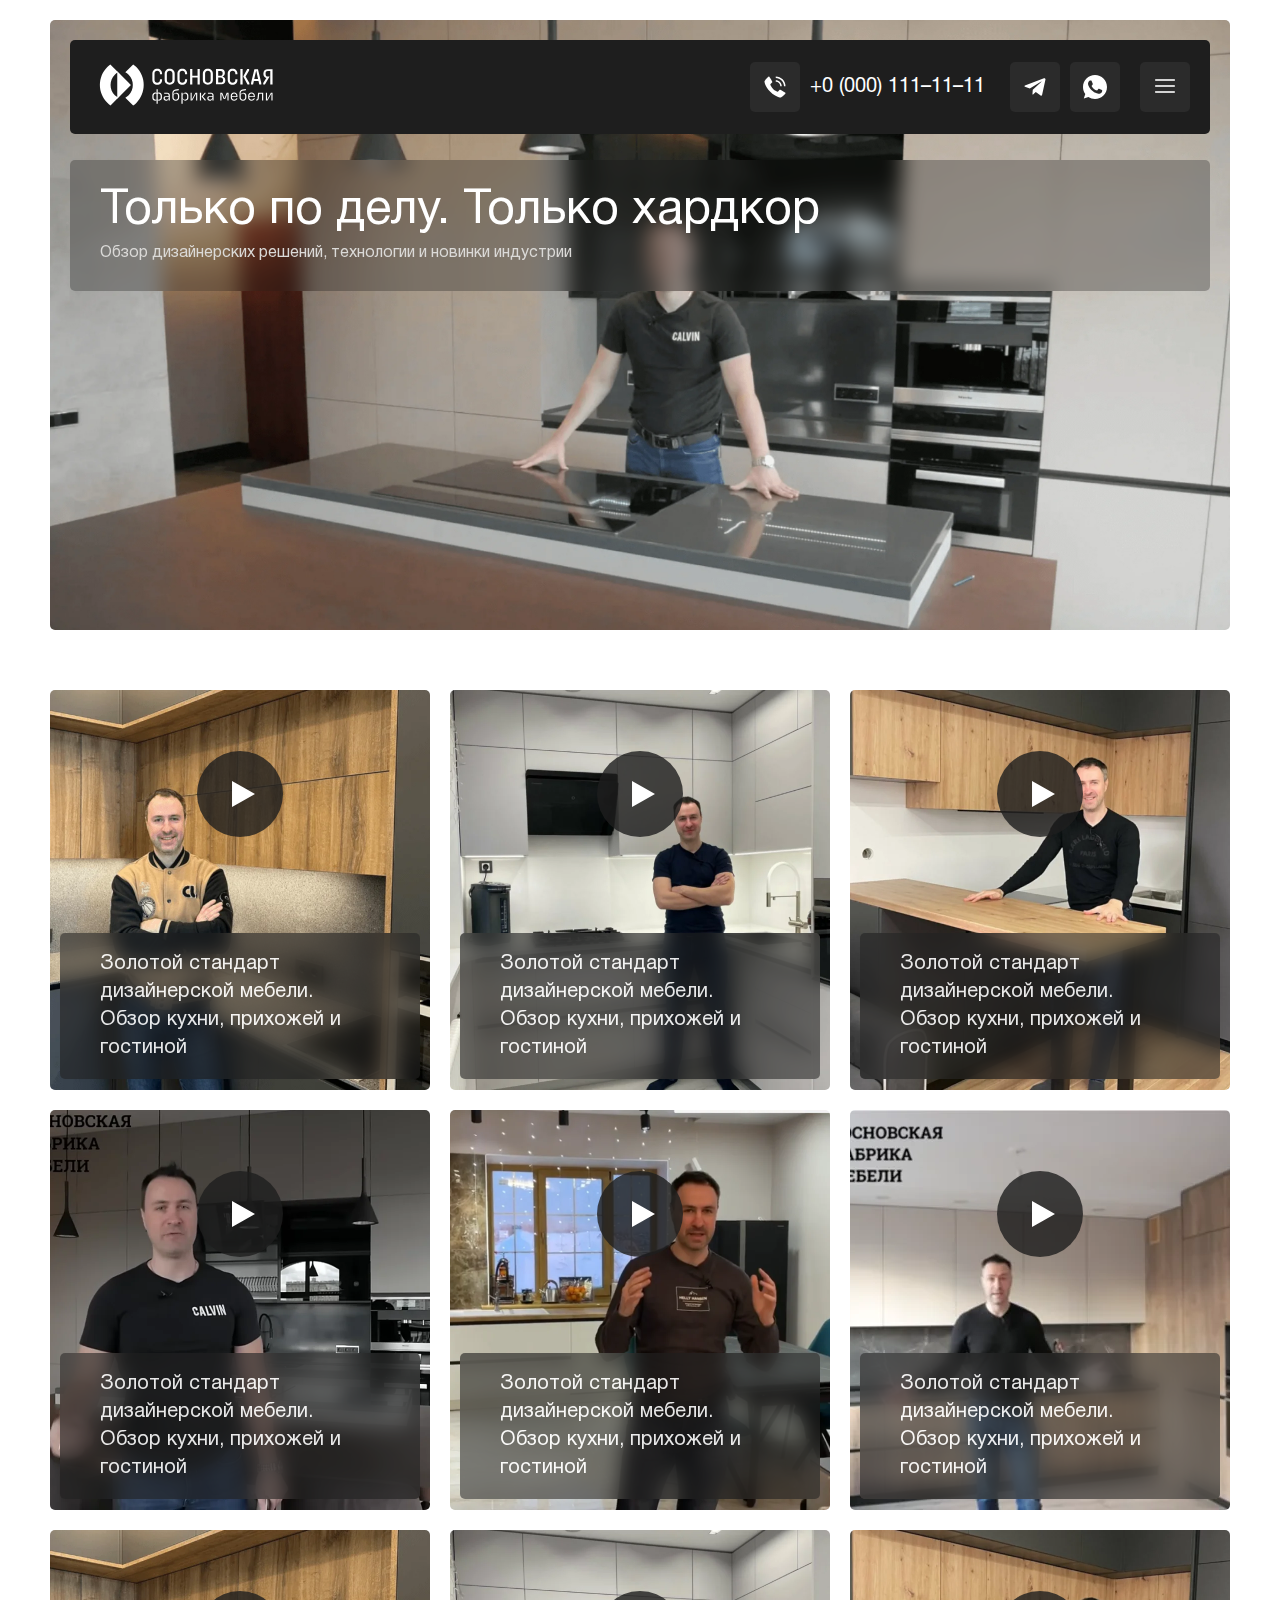
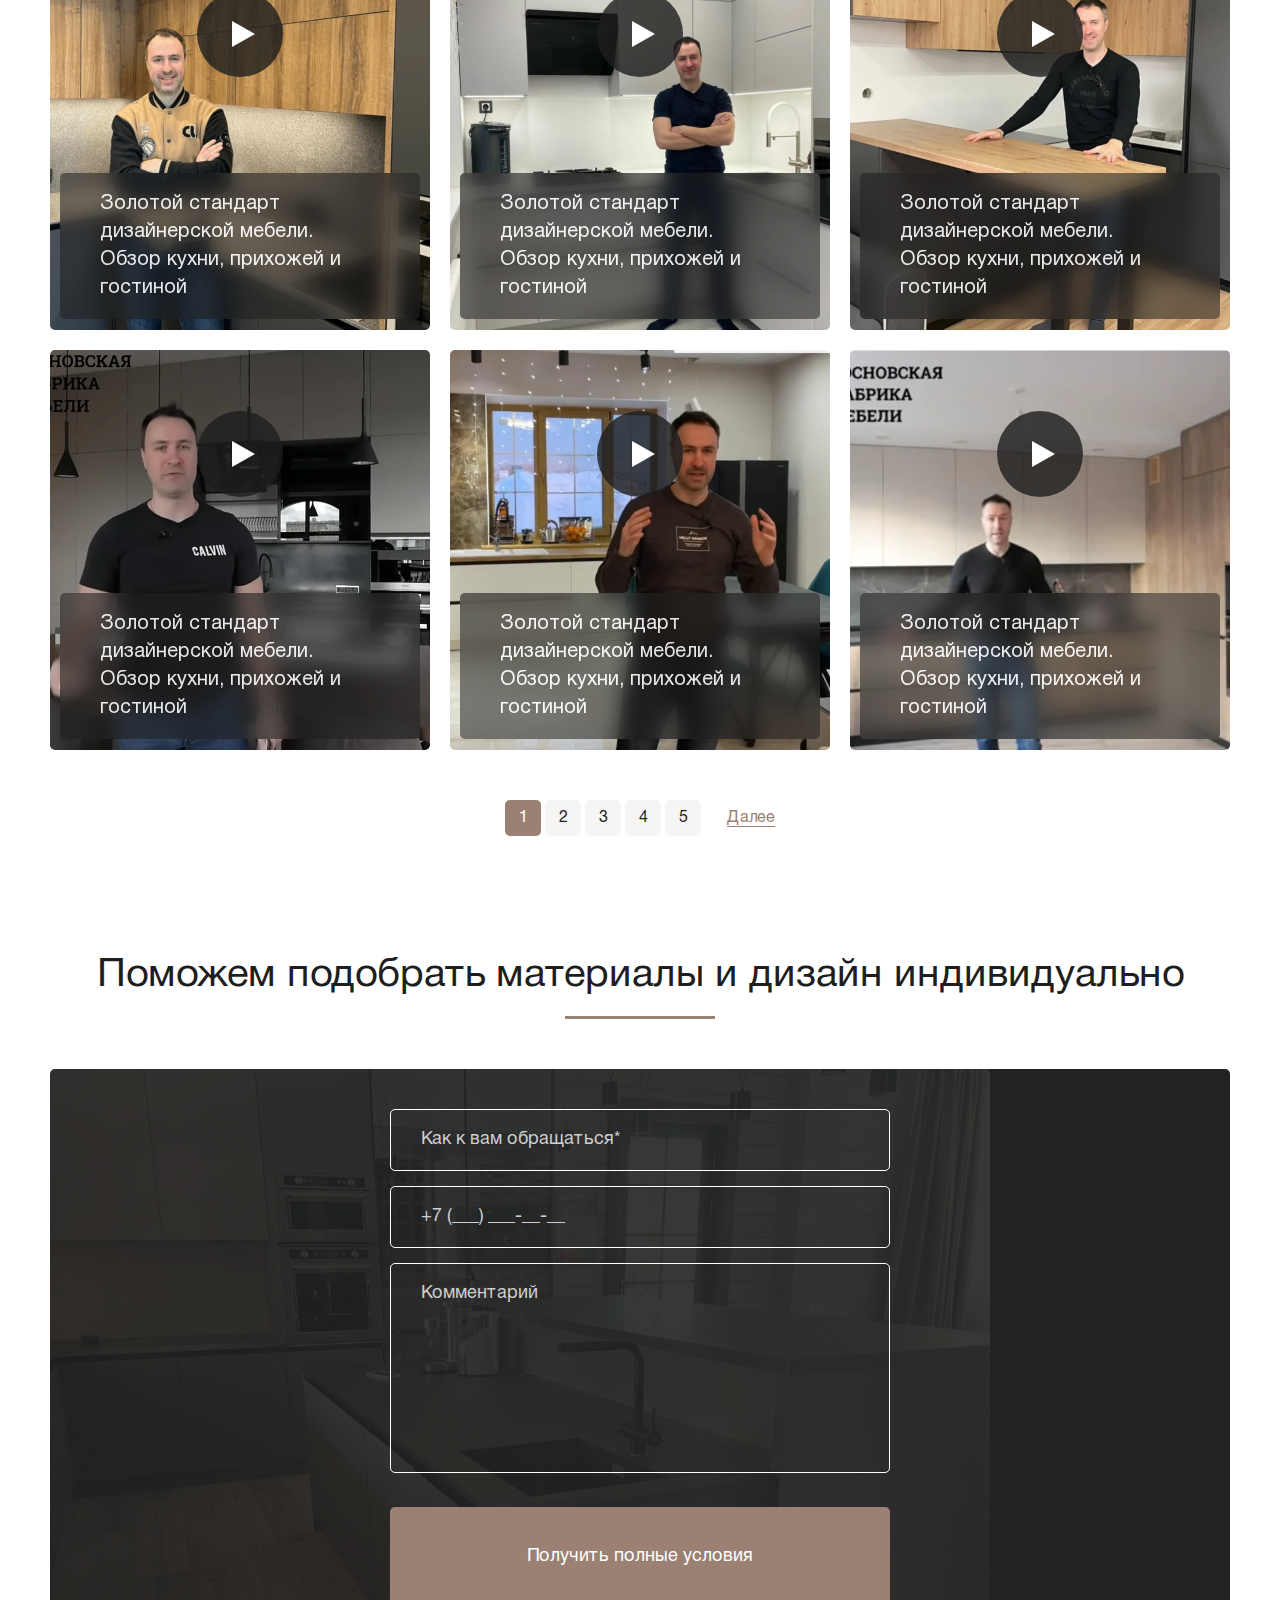
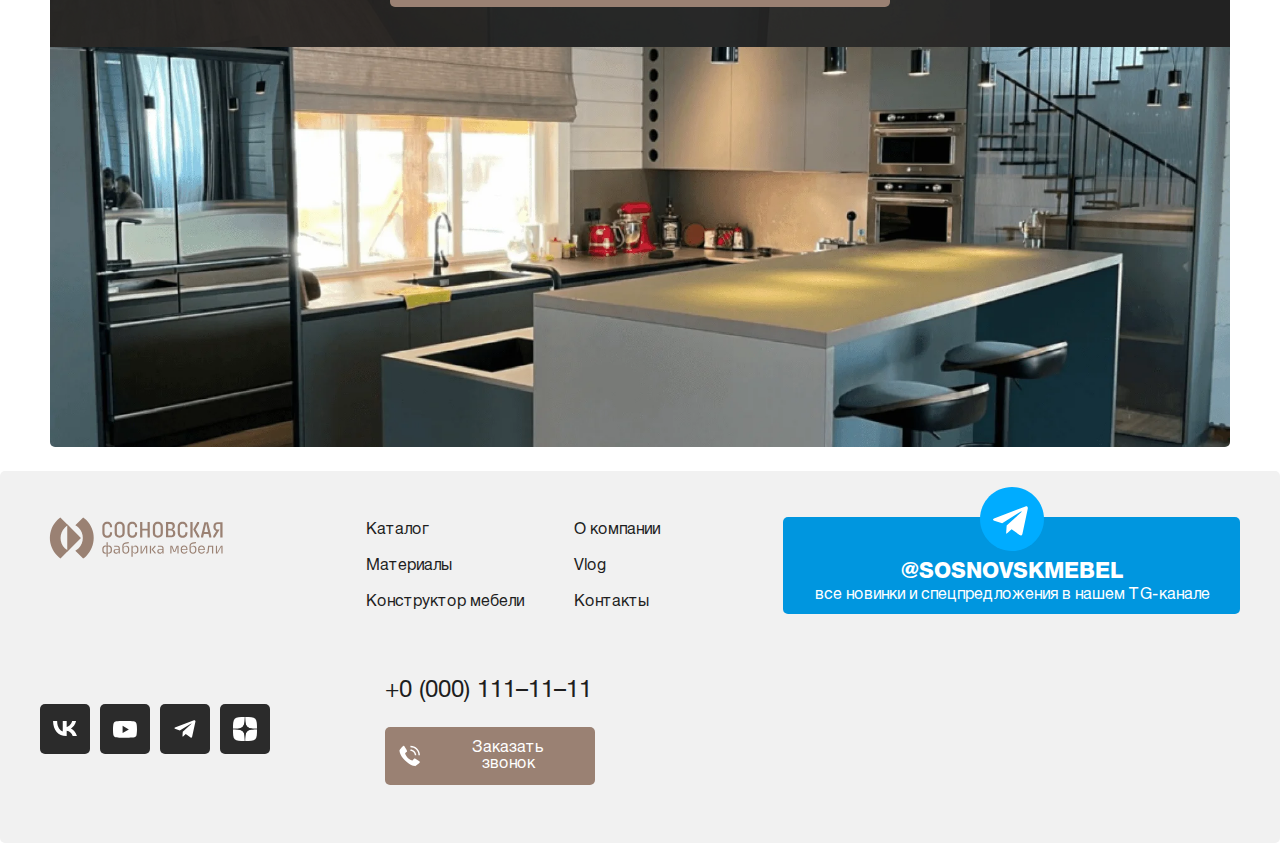
<file: vlog.html>
<!DOCTYPE html>
<html lang="ru">
<head>
    <head>
        <meta charset="UTF-8">
        <meta name="viewport" content="width=device-width, initial-scale=1.0">

        <link rel="shortcut icon" href="favicon.ico" type="image/x-icon">
    
        <link rel="stylesheet" href="css/fancybox.css">
        <link rel="stylesheet" href="css/style.css">
    
        <title>Влог</title>
    </head>
</head>
<body>
    <header class="header">
        <div class="container">
            <a href="index.html" class="logo">
                <svg width="195" height="60" viewBox="0 0 195 60" fill="none" xmlns="http://www.w3.org/2000/svg">
                    <path d="M27.2427 43.6449L40.9112 29.9764L27.2427 16.3551V43.6449Z" fill="white"/>
                    <path d="M24.7918 40.2985C19.183 34.6897 19.183 25.3574 24.7918 19.7486C25.7344 18.806 26.8656 17.8633 28.1382 17.2977L20.3142 9.42655C19.183 10.1807 18.2403 11.1233 17.3448 12.066C7.44692 21.9639 7.44692 37.8947 17.3448 47.7926C18.2875 48.7353 19.4186 49.6779 20.5027 50.432L28.3739 42.5609C27.0541 41.9482 25.923 41.194 24.7918 40.2985Z" fill="white"/>
                    <path d="M46.3313 12.066C45.3887 11.1233 44.2575 10.1807 43.1734 9.42655L35.3022 17.2977C36.4334 17.8633 37.5646 18.806 38.6487 19.7486C44.2575 25.3574 44.2575 34.6897 38.6487 40.2985C37.706 41.2412 36.5748 42.1838 35.3022 42.7494L43.1734 50.6206C44.3046 49.8665 45.2473 48.9238 46.3313 47.9811C56.2292 38.0361 56.2292 21.9639 46.3313 12.066Z" fill="white"/>
                    <path d="M177.691 15.978C177.078 15.978 176.559 16.1665 176.182 16.5436C175.805 16.9207 175.617 17.392 175.617 18.0047V19.4187C175.617 20.0314 175.805 20.5499 176.182 20.9269C176.559 21.304 177.078 21.4925 177.691 21.4925H179.623L174.91 29.5051H173.213V28.0911L176.371 23.0479C175.428 22.8123 174.721 22.3409 174.203 21.5868C173.684 20.8798 173.401 19.9843 173.401 18.9474V18.4289C173.401 17.1563 173.778 16.1194 174.58 15.3181C175.381 14.5169 176.418 14.1398 177.691 14.1398H182.545V29.5051H180.283V15.978H177.691Z" fill="white"/>
                    <path d="M164.257 24.0377H168.075L166.19 15.5067L164.257 24.0377ZM161.052 29.5051V28.0911L164.399 14.1398H167.981L171.28 28.0911V29.5051H169.3L168.499 25.923H163.88L163.079 29.5051H161.052Z" fill="white"/>
                    <path d="M153.229 21.5868L157.282 14.0927H159.12V15.5067L155.585 21.5397L159.356 28.044V29.458H157.518L153.229 21.5868ZM150.354 29.5051V14.0927H152.616V29.458H150.354V29.5051Z" fill="white"/>
                    <path d="M147.431 24.3205V24.9804C147.431 26.4415 147.007 27.5727 146.111 28.4682C145.216 29.3637 144.085 29.7879 142.623 29.7879C141.115 29.7879 139.937 29.3637 139.041 28.4211C138.146 27.5255 137.722 26.3472 137.722 24.839V18.7588C137.722 17.2977 138.146 16.1194 139.041 15.1767C139.937 14.2812 141.115 13.8099 142.623 13.8099C144.085 13.8099 145.216 14.2812 146.111 15.1296C147.007 16.0251 147.431 17.1563 147.431 18.6174V19.2773H145.31V18.476C145.31 17.6748 145.027 17.0149 144.556 16.5436C144.037 16.0723 143.378 15.7895 142.576 15.7895C141.775 15.7895 141.115 16.0723 140.597 16.5436C140.125 17.0149 139.89 17.6748 139.89 18.476V25.1218C139.89 25.923 140.125 26.5829 140.597 27.1013C141.068 27.6198 141.728 27.8083 142.576 27.8083C143.378 27.8083 144.037 27.5727 144.556 27.1013C145.027 26.63 145.31 25.9701 145.31 25.1218V24.3205H147.431Z" fill="white"/>
                    <path d="M130.935 22.6237H128.201V27.6198H130.935C131.548 27.6198 132.066 27.4313 132.443 27.0542C132.82 26.6771 133.056 26.1587 133.056 25.4988V24.6976C133.056 24.0848 132.867 23.5664 132.443 23.1893C132.066 22.8123 131.548 22.6237 130.935 22.6237ZM130.558 15.978H128.201V20.7384H130.558C131.17 20.7384 131.689 20.5499 132.066 20.1728C132.443 19.7958 132.632 19.2773 132.632 18.6174V18.0518C132.632 17.4391 132.443 16.9207 132.066 16.5436C131.689 16.1665 131.218 15.978 130.558 15.978ZM125.986 29.5051V14.0927H131.218C132.302 14.0927 133.197 14.4226 133.857 15.0825C134.517 15.7423 134.847 16.6379 134.847 17.7219V18.099C134.847 18.9945 134.611 19.7486 134.187 20.3614C133.763 20.9741 133.15 21.3983 132.396 21.5868C133.291 21.7753 133.998 22.1524 134.517 22.8123C135.035 23.4721 135.318 24.2734 135.318 25.216V25.6874C135.318 26.8185 134.988 27.7141 134.281 28.3739C133.621 29.0338 132.679 29.3637 131.595 29.3637H125.986V29.5051Z" fill="white"/>
                    <path d="M115.098 24.9804C115.098 25.8288 115.333 26.4886 115.852 27.0071C116.37 27.5255 117.03 27.7612 117.879 27.7612C118.727 27.7612 119.387 27.5255 119.905 27.0071C120.424 26.4886 120.659 25.8288 120.659 24.9804V18.5703C120.659 17.7219 120.377 17.0621 119.905 16.5436C119.387 16.0251 118.68 15.7895 117.879 15.7895C117.077 15.7895 116.37 16.0723 115.852 16.5436C115.333 17.0621 115.098 17.7219 115.098 18.5703V24.9804ZM112.835 18.8531C112.835 17.3449 113.307 16.1194 114.202 15.2239C115.145 14.2812 116.323 13.8099 117.832 13.8099C119.34 13.8099 120.565 14.2812 121.508 15.2239C122.451 16.1665 122.875 17.392 122.875 18.8531V24.6976C122.875 26.2058 122.403 27.4313 121.508 28.3739C120.565 29.3166 119.34 29.7408 117.832 29.7408C116.323 29.7408 115.098 29.2694 114.202 28.3739C113.26 27.4313 112.835 26.2058 112.835 24.6976V18.8531Z" fill="white"/>
                    <path d="M100.11 29.5051V14.0927H102.325V20.7384H107.557V14.0927H109.772V29.5051H107.557V22.6237H102.325V29.5051H100.11Z" fill="white"/>
                    <path d="M97.1405 24.3205V24.9804C97.1405 26.4415 96.7163 27.5727 95.8208 28.4682C94.9253 29.3637 93.7941 29.7879 92.333 29.7879C90.8247 29.7879 89.6464 29.3637 88.7509 28.4211C87.8553 27.5255 87.4312 26.3472 87.4312 24.839V18.7588C87.4312 17.2977 87.8553 16.1194 88.7509 15.1767C89.6464 14.2812 90.8247 13.8099 92.333 13.8099C93.7941 13.8099 94.9253 14.2812 95.8208 15.1296C96.7163 16.0251 97.1405 17.1563 97.1405 18.6174V19.2773H95.0195V18.476C95.0195 17.6748 94.7367 17.0149 94.2654 16.5436C93.7469 16.0723 93.0871 15.7895 92.2858 15.7895C91.4846 15.7895 90.8247 16.0723 90.3063 16.5436C89.8349 17.0149 89.5993 17.6748 89.5993 18.476V25.1218C89.5993 25.923 89.8349 26.5829 90.3063 27.1013C90.7776 27.6198 91.4374 27.8083 92.2858 27.8083C93.0871 27.8083 93.7469 27.5727 94.2654 27.1013C94.7367 26.63 95.0195 25.9701 95.0195 25.1218V24.3205H97.1405Z" fill="white"/>
                    <path d="M76.8734 24.9804C76.8734 25.8288 77.1091 26.4886 77.6276 27.0071C78.146 27.5255 78.8059 27.7612 79.6543 27.7612C80.5027 27.7612 81.1625 27.5255 81.681 27.0071C82.1994 26.4886 82.4351 25.8288 82.4351 24.9804V18.5703C82.4351 17.7219 82.1523 17.0621 81.681 16.5436C81.1625 16.0251 80.4555 15.7895 79.6543 15.7895C78.853 15.7895 78.146 16.0723 77.6276 16.5436C77.1091 17.0621 76.8734 17.7219 76.8734 18.5703V24.9804ZM74.6582 18.8531C74.6582 17.3449 75.1295 16.1194 76.0251 15.2239C76.9677 14.2812 78.146 13.8099 79.6543 13.8099C81.1625 13.8099 82.388 14.2812 83.3306 15.2239C84.2733 16.1665 84.6975 17.392 84.6975 18.8531V24.6976C84.6975 26.2058 84.2262 27.4313 83.3306 28.3739C82.388 29.3166 81.1625 29.7408 79.6543 29.7408C78.146 29.7408 76.9206 29.2694 76.0251 28.3739C75.0824 27.4313 74.6582 26.2058 74.6582 24.6976V18.8531Z" fill="white"/>
                    <path d="M72.0658 24.3205V24.9804C72.0658 26.4415 71.6416 27.5727 70.7461 28.4682C69.8506 29.3637 68.7194 29.7879 67.2582 29.7879C65.75 29.7879 64.5717 29.3637 63.6762 28.4211C62.7806 27.5255 62.3564 26.3472 62.3564 24.839V18.7588C62.3564 17.2977 62.7806 16.1194 63.6762 15.1767C64.5717 14.2812 65.75 13.8099 67.2582 13.8099C68.7194 13.8099 69.8506 14.2812 70.7461 15.1296C71.6416 16.0251 72.0658 17.1563 72.0658 18.6174V19.2773H69.9448V18.476C69.9448 17.6748 69.662 17.0149 69.1907 16.5436C68.6722 16.0723 68.0124 15.7895 67.2111 15.7895C66.4099 15.7895 65.75 16.0723 65.2315 16.5436C64.7602 17.0149 64.5245 17.6748 64.5245 18.476V25.1218C64.5245 25.923 64.7602 26.5829 65.2315 27.1013C65.7029 27.5727 66.3627 27.8083 67.2111 27.8083C68.0124 27.8083 68.6722 27.5727 69.1907 27.1013C69.662 26.63 69.9448 25.9701 69.9448 25.1218V24.3205H72.0658Z" fill="white"/>
                    <path d="M177.031 37.7062V44.8704L180.895 37.7062H182.545V45.5774H181.414V38.4603L177.549 45.5774H175.899V37.7062H177.031Z" fill="white"/>
                    <path d="M166.425 45.6245H166.143V44.5405H166.378C166.661 44.5405 166.944 44.4462 167.132 44.2577C167.321 44.0691 167.462 43.8335 167.509 43.5035L168.122 37.6591H173.212V45.5302H172.034V38.7431H169.206L168.688 43.6449C168.641 44.2577 168.405 44.729 167.981 45.106C167.557 45.4831 167.038 45.6245 166.425 45.6245Z" fill="white"/>
                    <path d="M163.739 41.1469V40.817C163.739 40.1571 163.551 39.6386 163.126 39.2144C162.702 38.8374 162.184 38.6017 161.524 38.6017C160.864 38.6017 160.298 38.7903 159.921 39.2144C159.497 39.6386 159.309 40.1571 159.309 40.817V41.1469H163.739ZM164.823 43.1265C164.635 43.9277 164.258 44.5405 163.692 45.0118C163.126 45.4831 162.372 45.7188 161.524 45.7188C160.487 45.7188 159.686 45.436 159.073 44.7761C158.46 44.1634 158.13 43.3621 158.13 42.3252V41.0055C158.13 40.0157 158.413 39.1673 159.026 38.5546C159.639 37.9419 160.44 37.6119 161.477 37.6119C162.467 37.6119 163.315 37.9419 163.928 38.5546C164.54 39.1673 164.87 40.0157 164.87 41.0055V42.0424H159.356V42.4666C159.356 43.1265 159.544 43.6449 159.969 44.0691C160.393 44.4933 160.911 44.6819 161.618 44.6819C162.137 44.6819 162.608 44.5405 162.985 44.2577C163.362 43.9749 163.598 43.5978 163.739 43.1265H164.823Z" fill="white"/>
                    <path d="M150.73 40.8641V42.3723C150.73 43.0322 150.919 43.5978 151.343 44.022C151.767 44.4462 152.286 44.6347 152.946 44.6347C153.605 44.6347 154.171 44.4462 154.548 44.022C154.972 43.5978 155.161 43.0793 155.161 42.3723V40.8641C155.161 40.2042 154.925 39.6386 154.548 39.2145C154.124 38.7903 153.605 38.6017 152.946 38.6017C152.286 38.6017 151.72 38.8374 151.343 39.2145C150.919 39.6386 150.73 40.2042 150.73 40.8641ZM155.915 35.2082L152.616 35.6795C152.05 35.7738 151.579 36.0094 151.202 36.4336C150.825 36.8578 150.683 37.3291 150.683 37.9419V39.78C150.872 39.1202 151.202 38.6489 151.72 38.2718C152.239 37.8947 152.804 37.7062 153.511 37.7062C154.36 37.7062 155.019 37.989 155.585 38.5075C156.103 39.0259 156.386 39.7329 156.386 40.6284V42.3723C156.386 43.4093 156.056 44.2105 155.444 44.8232C154.831 45.436 153.982 45.7659 152.993 45.7659C151.956 45.7659 151.107 45.436 150.448 44.8232C149.788 44.2105 149.505 43.3621 149.505 42.3252V37.989C149.505 37.0935 149.788 36.3394 150.306 35.7266C150.825 35.1139 151.579 34.7368 152.427 34.5954L155.915 34.1241V35.2082Z" fill="white"/>
                    <path d="M146.347 41.1469V40.817C146.347 40.1571 146.159 39.6386 145.734 39.2144C145.31 38.8374 144.792 38.6017 144.132 38.6017C143.472 38.6017 142.906 38.7903 142.529 39.2144C142.105 39.6386 141.917 40.1571 141.917 40.817V41.1469H146.347ZM147.431 43.1265C147.243 43.9277 146.866 44.5405 146.3 45.0118C145.734 45.4831 144.98 45.7188 144.132 45.7188C143.095 45.7188 142.294 45.436 141.681 44.7761C141.068 44.1634 140.738 43.3621 140.738 42.3252V41.0055C140.738 40.0157 141.021 39.1673 141.634 38.5546C142.247 37.9419 143.048 37.6119 144.085 37.6119C145.122 37.6119 145.923 37.9419 146.536 38.5546C147.148 39.1673 147.478 40.0157 147.478 41.0055V42.0424H141.964V42.4666C141.964 43.1265 142.152 43.6449 142.576 44.0691C143.001 44.4933 143.519 44.6819 144.226 44.6819C144.745 44.6819 145.216 44.5405 145.593 44.2577C145.97 43.9749 146.206 43.5978 146.347 43.1265H147.431Z" fill="white"/>
                    <path d="M138.57 37.7062V45.5774H137.439V38.4132L135.224 44.1163H133.668L131.453 38.4132V45.5774H130.322V37.7062H132.207L134.469 43.5507L136.685 37.7062H138.57Z" fill="white"/>
                    <path d="M122.356 41.8539H120.188C119.67 41.8539 119.246 41.9953 118.916 42.231C118.586 42.4666 118.444 42.8437 118.444 43.2207C118.444 43.6449 118.586 44.022 118.916 44.2577C119.246 44.5405 119.67 44.6347 120.235 44.6347C120.848 44.6347 121.32 44.4462 121.697 44.1163C122.074 43.7392 122.309 43.2679 122.356 42.6551V41.8539ZM123.582 40.2042V45.5774H122.404V43.6449C122.215 44.2577 121.885 44.7761 121.414 45.1532C120.942 45.5302 120.377 45.6716 119.717 45.6716C118.963 45.6716 118.397 45.4831 117.926 45.0589C117.455 44.6347 117.266 44.0691 117.266 43.3621C117.266 42.6551 117.502 42.0424 118.02 41.6182C118.539 41.194 119.199 40.9584 120 40.9584H122.404V40.2514C122.404 39.8272 122.262 39.4501 121.979 39.1673C121.697 38.8845 121.32 38.7431 120.895 38.7431H117.926V37.7062H121.084C121.838 37.7062 122.451 37.9419 122.875 38.4132C123.346 38.8845 123.582 39.4501 123.582 40.2042Z" fill="white"/>
                    <path d="M111.563 41.4768L114.627 37.7062H115.569V38.4603L112.93 41.4768L115.711 44.8233V45.5774H114.768L111.563 41.4768ZM109.866 45.5774V37.7062H111.092V45.5774H109.866Z" fill="white"/>
                    <path d="M101.712 37.7062V44.8704L105.53 37.7062H107.227V45.5774H106.096V38.4603L102.231 45.5774H100.581V37.7062H101.712Z" fill="white"/>
                    <path d="M92.663 42.4666C92.663 43.1736 92.8515 43.6921 93.2757 44.1163C93.6999 44.5405 94.2183 44.729 94.8782 44.729C95.5381 44.729 96.1036 44.5405 96.5278 44.1163C96.952 43.6921 97.1406 43.1736 97.1406 42.4666V40.8641C97.1406 40.2042 96.952 39.6386 96.5278 39.2144C96.1036 38.7903 95.5852 38.6017 94.8782 38.6017C94.2183 38.6017 93.6527 38.8374 93.2757 39.2144C92.8515 39.6386 92.663 40.1571 92.663 40.8641V42.4666ZM91.4375 48.7353V37.7062H92.663V39.6858C92.8515 39.0259 93.1814 38.5546 93.6999 38.1775C94.2183 37.8005 94.7839 37.6119 95.4909 37.6119C96.3393 37.6119 96.9992 37.8947 97.5648 38.4132C98.0832 38.9317 98.366 39.6386 98.366 40.5342V42.7494C98.366 43.6449 98.0832 44.3519 97.5648 44.8704C97.0463 45.3888 96.3393 45.6716 95.4909 45.6716C94.7839 45.6716 94.1712 45.4831 93.6999 45.106C93.1814 44.729 92.8515 44.2105 92.663 43.5507V48.6881H91.4375V48.7353Z" fill="white"/>
                    <path d="M83.5663 40.8641V42.3723C83.5663 43.0322 83.7548 43.5978 84.179 44.022C84.6032 44.4462 85.1217 44.6347 85.7815 44.6347C86.4414 44.6347 87.007 44.4462 87.384 44.022C87.8082 43.5978 87.9968 43.0793 87.9968 42.3723V40.8641C87.9968 40.2042 87.7611 39.6386 87.384 39.2145C86.9598 38.7903 86.4414 38.6017 85.7815 38.6017C85.1217 38.6017 84.5561 38.8374 84.179 39.2145C83.7548 39.6386 83.5663 40.2042 83.5663 40.8641ZM88.7509 35.2082L85.4516 35.6795C84.886 35.7738 84.4147 36.0094 84.0376 36.4336C83.6605 36.8578 83.5191 37.3291 83.5191 37.9419V39.78C83.7077 39.1202 84.0376 38.6489 84.5561 38.2718C85.0745 37.8947 85.6401 37.7062 86.3471 37.7062C87.1955 37.7062 87.8554 37.989 88.421 38.5075C88.9394 39.0259 89.2222 39.7329 89.2222 40.6284V42.3723C89.2222 43.4093 88.8923 44.2105 88.2796 44.8232C87.6668 45.436 86.8184 45.7659 85.8286 45.7659C84.7917 45.7659 83.9433 45.436 83.2835 44.8232C82.6236 44.2105 82.3408 43.3621 82.3408 42.3252V37.989C82.3408 37.0935 82.6236 36.3394 83.1421 35.7266C83.6605 35.1139 84.4147 34.7368 85.263 34.5954L88.7509 34.1241V35.2082Z" fill="white"/>
                    <path d="M78.6643 41.8539H76.4962C75.9778 41.8539 75.5536 41.9953 75.2236 42.231C74.8937 42.4666 74.7523 42.8437 74.7523 43.2207C74.7523 43.6449 74.8937 44.022 75.2236 44.2577C75.5536 44.5405 75.9778 44.6347 76.5433 44.6347C77.1561 44.6347 77.6274 44.4462 78.0045 44.1163C78.3815 43.7392 78.6172 43.2679 78.6643 42.6551V41.8539ZM79.8426 40.2042V45.5774H78.6643V43.6449C78.4758 44.2577 78.1459 44.7761 77.6745 45.1532C77.2032 45.5302 76.6376 45.6716 75.9778 45.6716C75.2236 45.6716 74.658 45.4831 74.1867 45.0589C73.7154 44.6347 73.5269 44.0691 73.5269 43.3621C73.5269 42.6551 73.7625 42.0424 74.281 41.6182C74.7994 41.194 75.4593 40.9584 76.2606 40.9584H78.6643V40.2514C78.6643 39.8272 78.5229 39.4501 78.2401 39.1673C77.9573 38.8845 77.5803 38.7431 77.1561 38.7431H74.1867V37.7062H77.3446C78.0987 37.7062 78.7115 37.9419 79.1357 38.4132C79.607 38.8845 79.8426 39.4501 79.8426 40.2042Z" fill="white"/>
                    <path d="M63.5819 42.4666C63.5819 43.1736 63.7704 43.6921 64.1946 44.1163C64.6188 44.5405 65.1373 44.729 65.7971 44.729C66.0328 44.729 66.2685 44.6819 66.5041 44.6347V38.696C66.2685 38.6489 66.0328 38.6017 65.7971 38.6017C65.1373 38.6017 64.5717 38.8374 64.1946 39.2145C63.7704 39.6386 63.5819 40.1571 63.5819 40.8641V42.4666ZM67.7296 44.6347C67.9652 44.6819 68.2009 44.729 68.4366 44.729C69.0964 44.729 69.662 44.5405 70.0391 44.1163C70.4633 43.6921 70.6518 43.1736 70.6518 42.4666V40.8641C70.6518 40.2042 70.4633 39.6386 70.0391 39.2145C69.6149 38.7903 69.0964 38.6017 68.4366 38.6017C68.2009 38.6017 67.9181 38.6489 67.7296 38.696V44.6347ZM65.2315 45.7188C64.3831 45.7188 63.6762 45.436 63.1577 44.9175C62.6392 44.3991 62.3564 43.6921 62.3564 42.7965V40.5342C62.3564 39.6387 62.5921 38.9317 63.1577 38.4132C63.6762 37.8947 64.3831 37.6119 65.2315 37.6119C65.7029 37.6119 66.1271 37.7062 66.5513 37.9419V34.2184H67.7296V37.9419C68.1066 37.7533 68.5308 37.6119 69.0493 37.6119C69.8977 37.6119 70.6047 37.8947 71.1231 38.4132C71.6416 38.9317 71.9244 39.6387 71.9244 40.5342V42.7494C71.9244 43.6449 71.6416 44.3519 71.1231 44.8704C70.6047 45.3888 69.8977 45.6716 69.0493 45.6716C68.578 45.6716 68.1066 45.5774 67.7296 45.3417V48.6881H66.5513V45.3417C66.1742 45.6245 65.7029 45.7188 65.2315 45.7188Z" fill="white"/>
                </svg>                    
            </a>
            <nav class="header__nav">
                <a href="catalog.html" class="nav__link text-secondary">Каталог</a>
                <a href="materials.html" class="nav__link text-secondary">Материалы</a>
                <a href="#" class="nav__link text-secondary">Конструктор мебели</a>
                <a href="about.html" class="nav__link text-secondary">О компании</a>
            </nav>
            <div class="header__buttons">
                <div class="button-wrapper">
                    <div class="social-button" data-modal="feedback-modal">
                        <svg width="24" height="24" viewBox="0 0 24 24" fill="none" xmlns="http://www.w3.org/2000/svg">
                            <path d="M22.0448 17.52C21.3892 16.9703 17.5448 14.5358 16.9058 14.6475C16.6058 14.7008 16.3763 14.9565 15.762 15.6893C15.4779 16.0499 15.166 16.3877 14.829 16.6995C14.2116 16.5504 13.614 16.3288 13.0485 16.0395C10.831 14.9599 9.03947 13.1679 7.9605 10.95C7.67118 10.3846 7.44964 9.78691 7.3005 9.1695C7.6123 8.83252 7.95009 8.52056 8.31075 8.2365C9.04275 7.62225 9.29925 7.39425 9.3525 7.09275C9.46425 6.45225 7.0275 2.60925 6.48 1.95375C6.2505 1.68225 6.042 1.5 5.775 1.5C5.001 1.5 1.5 5.829 1.5 6.39C1.5 6.43575 1.575 10.9425 7.26675 16.7333C13.0575 22.425 17.5642 22.5 17.61 22.5C18.171 22.5 22.5 18.999 22.5 18.225C22.5 17.958 22.3177 17.7495 22.0448 17.52ZM17.25 11.25H18.75C18.7482 9.65925 18.1155 8.13416 16.9907 7.00933C15.8658 5.8845 14.3408 5.25179 12.75 5.25V6.75C13.9431 6.75119 15.087 7.22568 15.9307 8.06933C16.7743 8.91299 17.2488 10.0569 17.25 11.25Z" fill="white"/>
                            <path d="M21 11.25H22.5C22.497 8.66505 21.4688 6.18683 19.641 4.359C17.8132 2.53116 15.3349 1.50298 12.75 1.5V3C14.9372 3.00258 17.0342 3.8726 18.5808 5.41922C20.1274 6.96584 20.9974 9.06276 21 11.25Z" fill="white"/>
                        </svg>                            
                    </div>
                    <a href="tel:+0(000)111–11–11" class="text-secondary">
                        +0 (000) 111–11–11
                    </a>
                </div>
                <div class="button-wrapper">
                    <a href="#" class="social-button">
                        <svg width="24" height="24" viewBox="0 0 24 24" fill="none" xmlns="http://www.w3.org/2000/svg">
                            <path d="M1.96269 11.874L6.79269 13.5142L18.2609 6.50325C18.4274 6.402 18.5977 6.62775 18.4544 6.75975L9.77244 14.751L9.44994 19.2247C9.44467 19.2997 9.46231 19.3745 9.50052 19.4391C9.53872 19.5038 9.59569 19.5554 9.66386 19.5869C9.73203 19.6185 9.80819 19.6286 9.88223 19.6159C9.95628 19.6032 10.0247 19.5682 10.0784 19.5157L12.7514 16.887L17.6384 20.586C18.1649 20.985 18.9277 20.7037 19.0694 20.0587L22.4722 4.60875C22.6664 3.7275 21.8024 2.9835 20.9602 3.306L1.93869 10.59C1.34169 10.8187 1.35819 11.6685 1.96269 11.874Z" fill="white"/>
                        </svg>                            
                    </a>
                    <a href="#" class="social-button">
                        <svg width="24" height="24" viewBox="0 0 24 24" fill="none" xmlns="http://www.w3.org/2000/svg">
                            <g clip-path="url(#clip0_55_200)">
                            <path d="M12.003 0H11.997C5.3805 0 0 5.382 0 12C0 14.625 0.846 17.058 2.2845 19.0335L0.789 23.4915L5.4015 22.017C7.299 23.274 9.5625 24 12.003 24C18.6195 24 24 18.6165 24 12C24 5.3835 18.6195 0 12.003 0ZM18.9855 16.9455C18.696 17.763 17.547 18.441 16.6305 18.639C16.0035 18.7725 15.1845 18.879 12.4275 17.736C8.901 16.275 6.63 12.6915 6.453 12.459C6.2835 12.2265 5.028 10.5615 5.028 8.8395C5.028 7.1175 5.9025 6.279 6.255 5.919C6.5445 5.6235 7.023 5.4885 7.482 5.4885C7.6305 5.4885 7.764 5.496 7.884 5.502C8.2365 5.517 8.4135 5.538 8.646 6.0945C8.9355 6.792 9.6405 8.514 9.7245 8.691C9.81 8.868 9.8955 9.108 9.7755 9.3405C9.663 9.5805 9.564 9.687 9.387 9.891C9.21 10.095 9.042 10.251 8.865 10.47C8.703 10.6605 8.52 10.8645 8.724 11.217C8.928 11.562 9.633 12.7125 10.671 13.6365C12.0105 14.829 13.0965 15.21 13.485 15.372C13.7745 15.492 14.1195 15.4635 14.331 15.2385C14.5995 14.949 14.931 14.469 15.2685 13.9965C15.5085 13.6575 15.8115 13.6155 16.1295 13.7355C16.4535 13.848 18.168 14.6955 18.5205 14.871C18.873 15.048 19.1055 15.132 19.191 15.2805C19.275 15.429 19.275 16.1265 18.9855 16.9455Z" fill="white"/>
                            </g>
                            <defs>
                            <clipPath id="clip0_55_200">
                            <rect width="24" height="24" fill="white"/>
                            </clipPath>
                            </defs>
                        </svg> 
                    </a>
                </div>
            </div>
            <div class="social-button burger-button">
                <svg width="26" height="16" viewBox="0 0 22 16" fill="none" xmlns="http://www.w3.org/2000/svg">
                    <path d="M1.99613 -0.00220196C1.7347 0.00352367 1.48591 0.111465 1.30305 0.298379C1.12018 0.485293 1.01778 0.736325 1.01778 0.997813C1.01778 1.2593 1.12018 1.51045 1.30305 1.69736C1.48591 1.88428 1.7347 1.9921 1.99613 1.99783H20.002C20.1352 2.00075 20.2676 1.97711 20.3914 1.92816C20.5153 1.87922 20.6282 1.80597 20.7234 1.71282C20.8186 1.61967 20.8942 1.50849 20.9459 1.38571C20.9975 1.26293 21.0241 1.13101 21.0241 0.997813C21.0241 0.864616 20.9975 0.732811 20.9459 0.610034C20.8942 0.487256 20.8186 0.375956 20.7234 0.282808C20.6282 0.18966 20.5153 0.116525 20.3914 0.06758C20.2676 0.0186353 20.1352 -0.00511849 20.002 -0.00220196H1.99613ZM1.99613 5.99777C1.73065 5.99777 1.47604 6.10325 1.28832 6.29097C1.1006 6.4787 0.995137 6.73335 0.995137 6.99883C0.995137 7.26431 1.1006 7.51896 1.28832 7.70668C1.47604 7.8944 1.73065 7.99977 1.99613 7.99977H20.002C20.2675 7.99977 20.5221 7.8944 20.7098 7.70668C20.8975 7.51896 21.003 7.26431 21.003 6.99883C21.003 6.73335 20.8975 6.4787 20.7098 6.29097C20.5221 6.10325 20.2675 5.99777 20.002 5.99777H1.99613ZM1.90042 11.9998C1.63562 12.0134 1.387 12.1314 1.20902 12.328C1.03104 12.5245 0.93822 12.7835 0.950882 13.0484C0.963543 13.3133 1.08066 13.5624 1.27657 13.741C1.47248 13.9197 1.73123 14.0134 1.99613 14.0017H20.002C20.2668 14.0008 20.5205 13.895 20.7075 13.7074C20.8944 13.5197 20.9994 13.2656 20.9994 13.0008C20.9994 12.7359 20.8944 12.4819 20.7075 12.2943C20.5205 12.1067 20.2668 12.0008 20.002 11.9998H1.99613C1.96424 11.9983 1.93231 11.9983 1.90042 11.9998Z" fill="#D3D3D3"/>
                </svg>    
                <svg width="20" height="20" viewBox="0 0 20 20" fill="none" xmlns="http://www.w3.org/2000/svg">
                    <path d="M1.98831 0.98997C1.78889 0.989996 1.59403 1.04965 1.42876 1.16125C1.26349 1.27286 1.13536 1.43131 1.06082 1.61628C0.986287 1.80125 0.968754 2.00432 1.01047 2.19933C1.05219 2.39434 1.15126 2.57236 1.29495 2.71064L8.58402 9.99968L1.29495 17.2888C1.19875 17.3807 1.12184 17.4909 1.06873 17.6128C1.01563 17.7348 0.987391 17.8661 0.985679 17.9991C0.983966 18.1321 1.00881 18.2642 1.05876 18.3875C1.10871 18.5108 1.18276 18.6229 1.27657 18.7172C1.37038 18.8116 1.48207 18.8862 1.60509 18.9368C1.72812 18.9875 1.86001 19.0131 1.99304 19.0122C2.12608 19.0112 2.25758 18.9836 2.37985 18.9312C2.50212 18.8788 2.6127 18.8024 2.70511 18.7067L10 11.4157L17.291 18.7067C17.3841 18.8001 17.4946 18.8741 17.6164 18.9247C17.7381 18.9753 17.8686 19.0014 18.0004 19.0015C18.1322 19.0017 18.2627 18.9758 18.3845 18.9254C18.5063 18.875 18.617 18.8011 18.7102 18.7079C18.8034 18.6147 18.8773 18.5041 18.9277 18.3823C18.978 18.2605 19.0039 18.1299 19.0038 17.9981C19.0037 17.8663 18.9776 17.7358 18.927 17.6141C18.8765 17.4924 18.8024 17.3819 18.709 17.2888L11.416 9.99968L18.709 2.71064C18.8552 2.57021 18.9553 2.38872 18.996 2.1901C19.0367 1.99149 19.0161 1.78513 18.9369 1.59851C18.8576 1.4119 18.7236 1.25379 18.5524 1.1451C18.3813 1.03642 18.1811 0.982324 17.9785 0.98997C17.7188 0.997712 17.4722 1.10633 17.291 1.29274L10 8.58374L2.70511 1.29274C2.61192 1.19695 2.50048 1.12075 2.37736 1.06875C2.25425 1.01675 2.12196 0.989978 1.98831 0.98997Z" fill="#D3D3D3"/>
                </svg>                           
            </div>
        </div>
    </header>
    <main class="main">
        <section class="main-section main-section--vlog">
            <div class="container">
                <div class="main-content">
                    <div class="title-wrapper title-wrapper--opacity">
                        <h1 class="title title--large">Только по делу. Только хардкор</h1>
                        <p class="text-primary">Обзор дизайнерских решений, технологии и новинки индустрии</p>
                    </div>
                    <div class="main-content-bg">
                        <img src="images/main-content-img4.webp" alt="Картинка" class="main-content__img" width="1880" height="980">
                    </div>
                </div>
            </div>
        </section>
        <section class="vlog-section">
            <div class="container container--small">
                <div class="grid-wrapper grid-wrapper--three-columns">
                    <a class="video-card" href="images/sample-5s.mp4" data-fancybox="video-gallery" style="cursor: pointer;">
                        <div class="video-card__player">
                            <svg width="86" height="86" viewBox="0 0 86 86" fill="none" xmlns="http://www.w3.org/2000/svg">
                                <circle opacity="0.8" cx="43" cy="43" r="43" fill="#1E1E1E"/>
                                <g clip-path="url(#clip0_2220_2171)">
                                <path fill-rule="evenodd" clip-rule="evenodd" d="M35.0181 30.0078L46.5606 36.4511L57.9973 42.9982L46.5606 49.4415L35.0181 55.9887V30.0078Z" fill="white"/>
                                </g>
                                <defs>
                                <clipPath id="clip0_2220_2171">
                                <rect width="23" height="26" fill="white" transform="translate(35 30)"/>
                                </clipPath>
                                </defs>
                            </svg>
                            <div class="video-card__description">
                                <p class="text-secondary">Золотой стандарт дизайнерской мебели. Обзор&nbsp;кухни, прихожей и гостиной</p>
                            </div>                                
                        </div>
                        <img src="images/video-card-img.webp" alt="Обложка Видео" class="video-card__img" width="586" height="400">
                    </a>
                    <a class="video-card" href="images/sample-5s.mp4" data-fancybox="video-gallery" style="cursor: pointer;">
                        <div class="video-card__player">
                            <svg width="86" height="86" viewBox="0 0 86 86" fill="none" xmlns="http://www.w3.org/2000/svg">
                                <circle opacity="0.8" cx="43" cy="43" r="43" fill="#1E1E1E"/>
                                <g clip-path="url(#clip0_2220_2171)">
                                <path fill-rule="evenodd" clip-rule="evenodd" d="M35.0181 30.0078L46.5606 36.4511L57.9973 42.9982L46.5606 49.4415L35.0181 55.9887V30.0078Z" fill="white"/>
                                </g>
                                <defs>
                                <clipPath id="clip0_2220_2171">
                                <rect width="23" height="26" fill="white" transform="translate(35 30)"/>
                                </clipPath>
                                </defs>
                            </svg>
                            <div class="video-card__description">
                                <p class="text-secondary">Золотой стандарт дизайнерской мебели. Обзор&nbsp;кухни, прихожей и гостиной</p>
                            </div>                                
                        </div>
                        <img src="images/video-card-img2.webp" alt="Обложка Видео" class="video-card__img" width="586" height="400">
                    </a>
                    <a class="video-card" href="images/sample-5s.mp4" data-fancybox="video-gallery" style="cursor: pointer;">
                        <div class="video-card__player">
                            <svg width="86" height="86" viewBox="0 0 86 86" fill="none" xmlns="http://www.w3.org/2000/svg">
                                <circle opacity="0.8" cx="43" cy="43" r="43" fill="#1E1E1E"/>
                                <g clip-path="url(#clip0_2220_2171)">
                                <path fill-rule="evenodd" clip-rule="evenodd" d="M35.0181 30.0078L46.5606 36.4511L57.9973 42.9982L46.5606 49.4415L35.0181 55.9887V30.0078Z" fill="white"/>
                                </g>
                                <defs>
                                <clipPath id="clip0_2220_2171">
                                <rect width="23" height="26" fill="white" transform="translate(35 30)"/>
                                </clipPath>
                                </defs>
                            </svg>
                            <div class="video-card__description">
                                <p class="text-secondary">Золотой стандарт дизайнерской мебели. Обзор&nbsp;кухни, прихожей и гостиной</p>
                            </div>                                
                        </div>
                        <img src="images/video-card-img3.webp" alt="Обложка Видео" class="video-card__img" width="586" height="400">
                    </a>
                    <a class="video-card" href="images/sample-5s.mp4" data-fancybox="video-gallery" style="cursor: pointer;">
                        <div class="video-card__player">
                            <svg width="86" height="86" viewBox="0 0 86 86" fill="none" xmlns="http://www.w3.org/2000/svg">
                                <circle opacity="0.8" cx="43" cy="43" r="43" fill="#1E1E1E"/>
                                <g clip-path="url(#clip0_2220_2171)">
                                <path fill-rule="evenodd" clip-rule="evenodd" d="M35.0181 30.0078L46.5606 36.4511L57.9973 42.9982L46.5606 49.4415L35.0181 55.9887V30.0078Z" fill="white"/>
                                </g>
                                <defs>
                                <clipPath id="clip0_2220_2171">
                                <rect width="23" height="26" fill="white" transform="translate(35 30)"/>
                                </clipPath>
                                </defs>
                            </svg>
                            <div class="video-card__description">
                                <p class="text-secondary">Золотой стандарт дизайнерской мебели. Обзор&nbsp;кухни, прихожей и гостиной</p>
                            </div>                                
                        </div>
                        <img src="images/video-card-img4.webp" alt="Обложка Видео" class="video-card__img" width="586" height="400">
                    </a>
                    <a class="video-card" href="images/sample-5s.mp4" data-fancybox="video-gallery" style="cursor: pointer;">
                        <div class="video-card__player">
                            <svg width="86" height="86" viewBox="0 0 86 86" fill="none" xmlns="http://www.w3.org/2000/svg">
                                <circle opacity="0.8" cx="43" cy="43" r="43" fill="#1E1E1E"/>
                                <g clip-path="url(#clip0_2220_2171)">
                                <path fill-rule="evenodd" clip-rule="evenodd" d="M35.0181 30.0078L46.5606 36.4511L57.9973 42.9982L46.5606 49.4415L35.0181 55.9887V30.0078Z" fill="white"/>
                                </g>
                                <defs>
                                <clipPath id="clip0_2220_2171">
                                <rect width="23" height="26" fill="white" transform="translate(35 30)"/>
                                </clipPath>
                                </defs>
                            </svg>
                            <div class="video-card__description">
                                <p class="text-secondary">Золотой стандарт дизайнерской мебели. Обзор&nbsp;кухни, прихожей и гостиной</p>
                            </div>                                
                        </div>
                        <img src="images/video-card-img5.webp" alt="Обложка Видео" class="video-card__img" width="586" height="400">
                    </a>
                    <a class="video-card" href="images/sample-5s.mp4" data-fancybox="video-gallery" style="cursor: pointer;">
                        <div class="video-card__player">
                            <svg width="86" height="86" viewBox="0 0 86 86" fill="none" xmlns="http://www.w3.org/2000/svg">
                                <circle opacity="0.8" cx="43" cy="43" r="43" fill="#1E1E1E"/>
                                <g clip-path="url(#clip0_2220_2171)">
                                <path fill-rule="evenodd" clip-rule="evenodd" d="M35.0181 30.0078L46.5606 36.4511L57.9973 42.9982L46.5606 49.4415L35.0181 55.9887V30.0078Z" fill="white"/>
                                </g>
                                <defs>
                                <clipPath id="clip0_2220_2171">
                                <rect width="23" height="26" fill="white" transform="translate(35 30)"/>
                                </clipPath>
                                </defs>
                            </svg>
                            <div class="video-card__description">
                                <p class="text-secondary">Золотой стандарт дизайнерской мебели. Обзор&nbsp;кухни, прихожей и гостиной</p>
                            </div>                                
                        </div>
                        <img src="images/video-card-img6.webp" alt="Обложка Видео" class="video-card__img" width="586" height="400">
                    </a>
                    <a class="video-card" href="images/sample-5s.mp4" data-fancybox="video-gallery" style="cursor: pointer;">
                        <div class="video-card__player">
                            <svg width="86" height="86" viewBox="0 0 86 86" fill="none" xmlns="http://www.w3.org/2000/svg">
                                <circle opacity="0.8" cx="43" cy="43" r="43" fill="#1E1E1E"/>
                                <g clip-path="url(#clip0_2220_2171)">
                                <path fill-rule="evenodd" clip-rule="evenodd" d="M35.0181 30.0078L46.5606 36.4511L57.9973 42.9982L46.5606 49.4415L35.0181 55.9887V30.0078Z" fill="white"/>
                                </g>
                                <defs>
                                <clipPath id="clip0_2220_2171">
                                <rect width="23" height="26" fill="white" transform="translate(35 30)"/>
                                </clipPath>
                                </defs>
                            </svg>
                            <div class="video-card__description">
                                <p class="text-secondary">Золотой стандарт дизайнерской мебели. Обзор&nbsp;кухни, прихожей и гостиной</p>
                            </div>                                
                        </div>
                        <img src="images/video-card-img.webp" alt="Обложка Видео" class="video-card__img" width="586" height="400">
                    </a>
                    <a class="video-card" href="images/sample-5s.mp4" data-fancybox="video-gallery" style="cursor: pointer;">
                        <div class="video-card__player">
                            <svg width="86" height="86" viewBox="0 0 86 86" fill="none" xmlns="http://www.w3.org/2000/svg">
                                <circle opacity="0.8" cx="43" cy="43" r="43" fill="#1E1E1E"/>
                                <g clip-path="url(#clip0_2220_2171)">
                                <path fill-rule="evenodd" clip-rule="evenodd" d="M35.0181 30.0078L46.5606 36.4511L57.9973 42.9982L46.5606 49.4415L35.0181 55.9887V30.0078Z" fill="white"/>
                                </g>
                                <defs>
                                <clipPath id="clip0_2220_2171">
                                <rect width="23" height="26" fill="white" transform="translate(35 30)"/>
                                </clipPath>
                                </defs>
                            </svg>
                            <div class="video-card__description">
                                <p class="text-secondary">Золотой стандарт дизайнерской мебели. Обзор&nbsp;кухни, прихожей и гостиной</p>
                            </div>                                
                        </div>
                        <img src="images/video-card-img2.webp" alt="Обложка Видео" class="video-card__img" width="586" height="400">
                    </a>
                    <a class="video-card" href="images/sample-5s.mp4" data-fancybox="video-gallery" style="cursor: pointer;">
                        <div class="video-card__player">
                            <svg width="86" height="86" viewBox="0 0 86 86" fill="none" xmlns="http://www.w3.org/2000/svg">
                                <circle opacity="0.8" cx="43" cy="43" r="43" fill="#1E1E1E"/>
                                <g clip-path="url(#clip0_2220_2171)">
                                <path fill-rule="evenodd" clip-rule="evenodd" d="M35.0181 30.0078L46.5606 36.4511L57.9973 42.9982L46.5606 49.4415L35.0181 55.9887V30.0078Z" fill="white"/>
                                </g>
                                <defs>
                                <clipPath id="clip0_2220_2171">
                                <rect width="23" height="26" fill="white" transform="translate(35 30)"/>
                                </clipPath>
                                </defs>
                            </svg>
                            <div class="video-card__description">
                                <p class="text-secondary">Золотой стандарт дизайнерской мебели. Обзор&nbsp;кухни, прихожей и гостиной</p>
                            </div>                                
                        </div>
                        <img src="images/video-card-img3.webp" alt="Обложка Видео" class="video-card__img" width="586" height="400">
                    </a>
                    <a class="video-card" href="images/sample-5s.mp4" data-fancybox="video-gallery" style="cursor: pointer;">
                        <div class="video-card__player">
                            <svg width="86" height="86" viewBox="0 0 86 86" fill="none" xmlns="http://www.w3.org/2000/svg">
                                <circle opacity="0.8" cx="43" cy="43" r="43" fill="#1E1E1E"/>
                                <g clip-path="url(#clip0_2220_2171)">
                                <path fill-rule="evenodd" clip-rule="evenodd" d="M35.0181 30.0078L46.5606 36.4511L57.9973 42.9982L46.5606 49.4415L35.0181 55.9887V30.0078Z" fill="white"/>
                                </g>
                                <defs>
                                <clipPath id="clip0_2220_2171">
                                <rect width="23" height="26" fill="white" transform="translate(35 30)"/>
                                </clipPath>
                                </defs>
                            </svg>
                            <div class="video-card__description">
                                <p class="text-secondary">Золотой стандарт дизайнерской мебели. Обзор&nbsp;кухни, прихожей и гостиной</p>
                            </div>                                
                        </div>
                        <img src="images/video-card-img4.webp" alt="Обложка Видео" class="video-card__img" width="586" height="400">
                    </a>
                    <a class="video-card" href="images/sample-5s.mp4" data-fancybox="video-gallery" style="cursor: pointer;">
                        <div class="video-card__player">
                            <svg width="86" height="86" viewBox="0 0 86 86" fill="none" xmlns="http://www.w3.org/2000/svg">
                                <circle opacity="0.8" cx="43" cy="43" r="43" fill="#1E1E1E"/>
                                <g clip-path="url(#clip0_2220_2171)">
                                <path fill-rule="evenodd" clip-rule="evenodd" d="M35.0181 30.0078L46.5606 36.4511L57.9973 42.9982L46.5606 49.4415L35.0181 55.9887V30.0078Z" fill="white"/>
                                </g>
                                <defs>
                                <clipPath id="clip0_2220_2171">
                                <rect width="23" height="26" fill="white" transform="translate(35 30)"/>
                                </clipPath>
                                </defs>
                            </svg>
                            <div class="video-card__description">
                                <p class="text-secondary">Золотой стандарт дизайнерской мебели. Обзор&nbsp;кухни, прихожей и гостиной</p>
                            </div>                                
                        </div>
                        <img src="images/video-card-img5.webp" alt="Обложка Видео" class="video-card__img" width="586" height="400">
                    </a>
                    <a class="video-card" href="images/sample-5s.mp4" data-fancybox="video-gallery" style="cursor: pointer;">
                        <div class="video-card__player">
                            <svg width="86" height="86" viewBox="0 0 86 86" fill="none" xmlns="http://www.w3.org/2000/svg">
                                <circle opacity="0.8" cx="43" cy="43" r="43" fill="#1E1E1E"/>
                                <g clip-path="url(#clip0_2220_2171)">
                                <path fill-rule="evenodd" clip-rule="evenodd" d="M35.0181 30.0078L46.5606 36.4511L57.9973 42.9982L46.5606 49.4415L35.0181 55.9887V30.0078Z" fill="white"/>
                                </g>
                                <defs>
                                <clipPath id="clip0_2220_2171">
                                <rect width="23" height="26" fill="white" transform="translate(35 30)"/>
                                </clipPath>
                                </defs>
                            </svg>
                            <div class="video-card__description">
                                <p class="text-secondary">Золотой стандарт дизайнерской мебели. Обзор&nbsp;кухни, прихожей и гостиной</p>
                            </div>                                
                        </div>
                        <img src="images/video-card-img6.webp" alt="Обложка Видео" class="video-card__img" width="586" height="400">
                    </a>
                </div>
                <div class="pagination">
                    <button class="pagination-button pagination-button--active">1</button>
                    <button class="pagination-button">2</button>
                    <button class="pagination-button">3</button>
                    <button class="pagination-button">4</button>
                    <button class="pagination-button">5</button>
                    <button class="pagination-next">Далее</button>
                </div>
            </div>
        </section>
        <section class="banner-section banner-section--reverse banner-section--vlog">
            <div class="title-wrapper">
                <h2 class="title">Поможем подобрать материалы и дизайн индивидуально</h2>
            </div>
            <div class="container">
                <div class="banner-left">
                    <div class="banner__content-wrapper">
                        <form class="banner-form">
                            <div class="input-wrapper">
                                <input type="text" class="input" placeholder="Как к вам обращаться*">
                            </div>
                            <div class="input-wrapper">
                                <input type="number" class="input" placeholder="+7 (___) ___-__-__">
                            </div>
                            <div class="input-wrapper">
                                <textarea class="input" placeholder="Комментарий"></textarea>
                            </div>
                        </form>
                        <button class="button">Получить полные условия</button>
                    </div>
                    <div class="banner-left__bg">
                        <div class="banner-transparent-bg"></div>
                        <img src="images/banner-left-bg4.webp" alt="Фон" width="940" height="800">
                    </div>
                </div>
                <div class="banner-right">
                    <img src="images/banner-right5.webp" alt="Фон" width="940" height="800">
                </div>
            </div>
        </section>
    </main>
    <footer class="footer">
        <div class="container">
            <div class="footer__nav-wrapper">
                <a href="index.html" class="logo">
                    <svg width="195" height="60" viewBox="0 0 195 60" fill="none" xmlns="http://www.w3.org/2000/svg">
                        <path d="M27.2427 43.6448L40.9112 29.9763L27.2427 16.355V43.6448Z" fill="#9A8173"/>
                        <path d="M24.7918 40.2987C19.183 34.6899 19.183 25.3576 24.7918 19.7488C25.7344 18.8062 26.8656 17.8635 28.1382 17.2979L20.3142 9.42676C19.183 10.1809 18.2403 11.1235 17.3448 12.0662C7.44692 21.9641 7.44692 37.8949 17.3448 47.7928C18.2875 48.7355 19.4186 49.6781 20.5027 50.4323L28.3739 42.5611C27.0541 41.9484 25.923 41.1942 24.7918 40.2987Z" fill="#9A8173"/>
                        <path d="M46.3313 12.0662C45.3887 11.1235 44.2575 10.1809 43.1734 9.42676L35.3022 17.2979C36.4334 17.8635 37.5646 18.8062 38.6487 19.7488C44.2575 25.3576 44.2575 34.6899 38.6487 40.2987C37.706 41.2414 36.5748 42.184 35.3022 42.7496L43.1734 50.6208C44.3046 49.8667 45.2473 48.924 46.3313 47.9814C56.2292 38.0363 56.2292 21.9641 46.3313 12.0662Z" fill="#9A8173"/>
                        <path d="M177.691 15.9783C177.078 15.9783 176.559 16.1668 176.182 16.5439C175.805 16.921 175.617 17.3923 175.617 18.005V19.419C175.617 20.0317 175.805 20.5502 176.182 20.9273C176.559 21.3043 177.078 21.4928 177.691 21.4928H179.623L174.91 29.5054H173.213V28.0914L176.371 23.0482C175.428 22.8126 174.721 22.3412 174.203 21.5871C173.684 20.8801 173.401 19.9846 173.401 18.9477V18.4292C173.401 17.1566 173.778 16.1197 174.58 15.3185C175.381 14.5172 176.418 14.1401 177.691 14.1401H182.545V29.5054H180.283V15.9783H177.691Z" fill="#9A8173"/>
                        <path d="M164.257 24.038H168.075L166.19 15.507L164.257 24.038ZM161.052 29.5054V28.0914L164.399 14.1401H167.981L171.28 28.0914V29.5054H169.3L168.499 25.9233H163.88L163.079 29.5054H161.052Z" fill="#9A8173"/>
                        <path d="M153.229 21.5869L157.282 14.0928H159.12V15.5068L155.585 21.5397L159.356 28.0441V29.4581H157.518L153.229 21.5869ZM150.354 29.5052V14.0928H152.616V29.4581H150.354V29.5052Z" fill="#9A8173"/>
                        <path d="M147.431 24.3207V24.9805C147.431 26.4416 147.007 27.5728 146.111 28.4683C145.216 29.3639 144.085 29.7881 142.623 29.7881C141.115 29.7881 139.937 29.3639 139.041 28.4212C138.146 27.5257 137.722 26.3474 137.722 24.8391V18.759C137.722 17.2979 138.146 16.1196 139.041 15.1769C139.937 14.2814 141.115 13.8101 142.623 13.8101C144.085 13.8101 145.216 14.2814 146.111 15.1298C147.007 16.0253 147.431 17.1565 147.431 18.6176V19.2775H145.31V18.4762C145.31 17.6749 145.027 17.0151 144.556 16.5438C144.037 16.0724 143.378 15.7896 142.576 15.7896C141.775 15.7896 141.115 16.0724 140.597 16.5438C140.125 17.0151 139.89 17.6749 139.89 18.4762V25.1219C139.89 25.9232 140.125 26.583 140.597 27.1015C141.068 27.62 141.728 27.8085 142.576 27.8085C143.378 27.8085 144.037 27.5728 144.556 27.1015C145.027 26.6302 145.31 25.9703 145.31 25.1219V24.3207H147.431Z" fill="#9A8173"/>
                        <path d="M130.935 22.6238H128.201V27.6199H130.935C131.548 27.6199 132.066 27.4313 132.443 27.0543C132.82 26.6772 133.056 26.1588 133.056 25.4989V24.6976C133.056 24.0849 132.867 23.5665 132.443 23.1894C132.066 22.8123 131.548 22.6238 130.935 22.6238ZM130.558 15.9781H128.201V20.7385H130.558C131.17 20.7385 131.689 20.55 132.066 20.1729C132.443 19.7958 132.632 19.2774 132.632 18.6175V18.0519C132.632 17.4392 132.443 16.9207 132.066 16.5437C131.689 16.1666 131.218 15.9781 130.558 15.9781ZM125.986 29.5052V14.0928H131.218C132.302 14.0928 133.197 14.4227 133.857 15.0826C134.517 15.7424 134.847 16.6379 134.847 17.722V18.0991C134.847 18.9946 134.611 19.7487 134.187 20.3614C133.763 20.9742 133.15 21.3984 132.396 21.5869C133.291 21.7754 133.998 22.1525 134.517 22.8123C135.035 23.4722 135.318 24.2734 135.318 25.2161V25.6874C135.318 26.8186 134.988 27.7141 134.281 28.374C133.621 29.0339 132.679 29.3638 131.595 29.3638H125.986V29.5052Z" fill="#9A8173"/>
                        <path d="M115.098 24.9805C115.098 25.8289 115.333 26.4888 115.852 27.0072C116.37 27.5257 117.03 27.7614 117.879 27.7614C118.727 27.7614 119.387 27.5257 119.905 27.0072C120.424 26.4888 120.659 25.8289 120.659 24.9805V18.5705C120.659 17.7221 120.377 17.0622 119.905 16.5438C119.387 16.0253 118.68 15.7896 117.879 15.7896C117.077 15.7896 116.37 16.0724 115.852 16.5438C115.333 17.0622 115.098 17.7221 115.098 18.5705V24.9805ZM112.835 18.8533C112.835 17.345 113.307 16.1196 114.202 15.224C115.145 14.2814 116.323 13.8101 117.832 13.8101C119.34 13.8101 120.565 14.2814 121.508 15.224C122.451 16.1667 122.875 17.3921 122.875 18.8533V24.6977C122.875 26.206 122.403 27.4314 121.508 28.3741C120.565 29.3167 119.34 29.7409 117.832 29.7409C116.323 29.7409 115.098 29.2696 114.202 28.3741C113.26 27.4314 112.835 26.206 112.835 24.6977V18.8533Z" fill="#9A8173"/>
                        <path d="M100.11 29.5052V14.0928H102.325V20.7385H107.557V14.0928H109.772V29.5052H107.557V22.6238H102.325V29.5052H100.11Z" fill="#9A8173"/>
                        <path d="M97.1405 24.3207V24.9805C97.1405 26.4416 96.7163 27.5728 95.8208 28.4683C94.9253 29.3639 93.7941 29.7881 92.333 29.7881C90.8247 29.7881 89.6464 29.3639 88.7509 28.4212C87.8553 27.5257 87.4312 26.3474 87.4312 24.8391V18.759C87.4312 17.2979 87.8553 16.1196 88.7509 15.1769C89.6464 14.2814 90.8247 13.8101 92.333 13.8101C93.7941 13.8101 94.9253 14.2814 95.8208 15.1298C96.7163 16.0253 97.1405 17.1565 97.1405 18.6176V19.2775H95.0195V18.4762C95.0195 17.6749 94.7367 17.0151 94.2654 16.5438C93.7469 16.0724 93.0871 15.7896 92.2858 15.7896C91.4846 15.7896 90.8247 16.0724 90.3063 16.5438C89.8349 17.0151 89.5993 17.6749 89.5993 18.4762V25.1219C89.5993 25.9232 89.8349 26.583 90.3063 27.1015C90.7776 27.62 91.4374 27.8085 92.2858 27.8085C93.0871 27.8085 93.7469 27.5728 94.2654 27.1015C94.7367 26.6302 95.0195 25.9703 95.0195 25.1219V24.3207H97.1405Z" fill="#9A8173"/>
                        <path d="M76.8734 24.9805C76.8734 25.8289 77.1091 26.4888 77.6276 27.0072C78.146 27.5257 78.8059 27.7614 79.6543 27.7614C80.5027 27.7614 81.1625 27.5257 81.681 27.0072C82.1994 26.4888 82.4351 25.8289 82.4351 24.9805V18.5705C82.4351 17.7221 82.1523 17.0622 81.681 16.5438C81.1625 16.0253 80.4555 15.7896 79.6543 15.7896C78.853 15.7896 78.146 16.0724 77.6276 16.5438C77.1091 17.0622 76.8734 17.7221 76.8734 18.5705V24.9805ZM74.6582 18.8533C74.6582 17.345 75.1295 16.1196 76.0251 15.224C76.9677 14.2814 78.146 13.8101 79.6543 13.8101C81.1625 13.8101 82.388 14.2814 83.3306 15.224C84.2733 16.1667 84.6975 17.3921 84.6975 18.8533V24.6977C84.6975 26.206 84.2262 27.4314 83.3306 28.3741C82.388 29.3167 81.1625 29.7409 79.6543 29.7409C78.146 29.7409 76.9206 29.2696 76.0251 28.3741C75.0824 27.4314 74.6582 26.206 74.6582 24.6977V18.8533Z" fill="#9A8173"/>
                        <path d="M72.0658 24.3207V24.9805C72.0658 26.4416 71.6416 27.5728 70.7461 28.4683C69.8506 29.3639 68.7194 29.7881 67.2582 29.7881C65.75 29.7881 64.5717 29.3639 63.6762 28.4212C62.7806 27.5257 62.3564 26.3474 62.3564 24.8391V18.759C62.3564 17.2979 62.7806 16.1196 63.6762 15.1769C64.5717 14.2814 65.75 13.8101 67.2582 13.8101C68.7194 13.8101 69.8506 14.2814 70.7461 15.1298C71.6416 16.0253 72.0658 17.1565 72.0658 18.6176V19.2775H69.9448V18.4762C69.9448 17.6749 69.662 17.0151 69.1907 16.5438C68.6722 16.0724 68.0124 15.7896 67.2111 15.7896C66.4099 15.7896 65.75 16.0724 65.2315 16.5438C64.7602 17.0151 64.5245 17.6749 64.5245 18.4762V25.1219C64.5245 25.9232 64.7602 26.583 65.2315 27.1015C65.7029 27.5728 66.3627 27.8085 67.2111 27.8085C68.0124 27.8085 68.6722 27.5728 69.1907 27.1015C69.662 26.6302 69.9448 25.9703 69.9448 25.1219V24.3207H72.0658Z" fill="#9A8173"/>
                        <path d="M177.031 37.7065V44.8707L180.895 37.7065H182.545V45.5777H181.414V38.4607L177.549 45.5777H175.899V37.7065H177.031Z" fill="#9A8173"/>
                        <path d="M166.425 45.6246H166.143V44.5406H166.378C166.661 44.5406 166.944 44.4463 167.132 44.2578C167.321 44.0692 167.462 43.8336 167.509 43.5036L168.122 37.6592H173.212V45.5303H172.034V38.7432H169.206L168.688 43.645C168.641 44.2578 168.405 44.7291 167.981 45.1062C167.557 45.4832 167.038 45.6246 166.425 45.6246Z" fill="#9A8173"/>
                        <path d="M163.739 41.1473V40.8173C163.739 40.1575 163.551 39.639 163.126 39.2148C162.702 38.8378 162.184 38.6021 161.524 38.6021C160.864 38.6021 160.298 38.7906 159.921 39.2148C159.497 39.639 159.309 40.1575 159.309 40.8173V41.1473H163.739ZM164.823 43.1268C164.635 43.9281 164.258 44.5408 163.692 45.0121C163.126 45.4835 162.372 45.7191 161.524 45.7191C160.487 45.7191 159.686 45.4363 159.073 44.7765C158.46 44.1638 158.13 43.3625 158.13 42.3256V41.0059C158.13 40.0161 158.413 39.1677 159.026 38.555C159.639 37.9422 160.44 37.6123 161.477 37.6123C162.467 37.6123 163.315 37.9422 163.928 38.555C164.54 39.1677 164.87 40.0161 164.87 41.0059V42.0428H159.356V42.467C159.356 43.1268 159.544 43.6453 159.969 44.0695C160.393 44.4937 160.911 44.6822 161.618 44.6822C162.137 44.6822 162.608 44.5408 162.985 44.258C163.362 43.9752 163.598 43.5982 163.739 43.1268H164.823Z" fill="#9A8173"/>
                        <path d="M150.73 40.8645V42.3727C150.73 43.0326 150.919 43.5982 151.343 44.0224C151.767 44.4466 152.286 44.6351 152.946 44.6351C153.605 44.6351 154.171 44.4466 154.548 44.0224C154.972 43.5982 155.161 43.0797 155.161 42.3727V40.8645C155.161 40.2046 154.925 39.639 154.548 39.2148C154.124 38.7907 153.605 38.6021 152.946 38.6021C152.286 38.6021 151.72 38.8378 151.343 39.2148C150.919 39.639 150.73 40.2046 150.73 40.8645ZM155.915 35.2086L152.616 35.6799C152.05 35.7742 151.579 36.0098 151.202 36.434C150.825 36.8582 150.683 37.3295 150.683 37.9423V39.7804C150.872 39.1206 151.202 38.6493 151.72 38.2722C152.239 37.8951 152.804 37.7066 153.511 37.7066C154.36 37.7066 155.019 37.9894 155.585 38.5079C156.103 39.0263 156.386 39.7333 156.386 40.6288V42.3727C156.386 43.4097 156.056 44.2109 155.444 44.8236C154.831 45.4364 153.982 45.7663 152.993 45.7663C151.956 45.7663 151.107 45.4364 150.448 44.8236C149.788 44.2109 149.505 43.3625 149.505 42.3256V37.9894C149.505 37.0939 149.788 36.3398 150.306 35.727C150.825 35.1143 151.579 34.7372 152.427 34.5958L155.915 34.1245V35.2086Z" fill="#9A8173"/>
                        <path d="M146.347 41.1473V40.8173C146.347 40.1575 146.159 39.639 145.734 39.2148C145.31 38.8378 144.792 38.6021 144.132 38.6021C143.472 38.6021 142.906 38.7906 142.529 39.2148C142.105 39.639 141.917 40.1575 141.917 40.8173V41.1473H146.347ZM147.431 43.1268C147.243 43.9281 146.866 44.5408 146.3 45.0121C145.734 45.4835 144.98 45.7191 144.132 45.7191C143.095 45.7191 142.294 45.4363 141.681 44.7765C141.068 44.1638 140.738 43.3625 140.738 42.3256V41.0059C140.738 40.0161 141.021 39.1677 141.634 38.555C142.247 37.9422 143.048 37.6123 144.085 37.6123C145.122 37.6123 145.923 37.9422 146.536 38.555C147.148 39.1677 147.478 40.0161 147.478 41.0059V42.0428H141.964V42.467C141.964 43.1268 142.152 43.6453 142.576 44.0695C143.001 44.4937 143.519 44.6822 144.226 44.6822C144.745 44.6822 145.216 44.5408 145.593 44.258C145.97 43.9752 146.206 43.5982 146.347 43.1268H147.431Z" fill="#9A8173"/>
                        <path d="M138.57 37.7065V45.5777H137.439V38.4135L135.224 44.1166H133.668L131.453 38.4135V45.5777H130.322V37.7065H132.207L134.469 43.551L136.685 37.7065H138.57Z" fill="#9A8173"/>
                        <path d="M122.356 41.8542H120.188C119.67 41.8542 119.246 41.9956 118.916 42.2313C118.586 42.467 118.444 42.844 118.444 43.2211C118.444 43.6453 118.586 44.0223 118.916 44.258C119.246 44.5408 119.67 44.6351 120.235 44.6351C120.848 44.6351 121.32 44.4465 121.697 44.1166C122.074 43.7395 122.309 43.2682 122.356 42.6555V41.8542ZM123.582 40.2046V45.5777H122.404V43.6453C122.215 44.258 121.885 44.7765 121.414 45.1535C120.942 45.5306 120.377 45.672 119.717 45.672C118.963 45.672 118.397 45.4834 117.926 45.0593C117.455 44.6351 117.266 44.0695 117.266 43.3625C117.266 42.6555 117.502 42.0428 118.02 41.6186C118.539 41.1944 119.199 40.9587 120 40.9587H122.404V40.2517C122.404 39.8275 122.262 39.4505 121.979 39.1677C121.697 38.8849 121.32 38.7435 120.895 38.7435H117.926V37.7065H121.084C121.838 37.7065 122.451 37.9422 122.875 38.4135C123.346 38.8849 123.582 39.4505 123.582 40.2046Z" fill="#9A8173"/>
                        <path d="M111.563 41.4772L114.627 37.7065H115.569V38.4607L112.93 41.4772L115.711 44.8236V45.5777H114.768L111.563 41.4772ZM109.866 45.5777V37.7065H111.092V45.5777H109.866Z" fill="#9A8173"/>
                        <path d="M101.712 37.7065V44.8707L105.53 37.7065H107.227V45.5777H106.096V38.4607L102.231 45.5777H100.581V37.7065H101.712Z" fill="#9A8173"/>
                        <path d="M92.663 42.467C92.663 43.174 92.8515 43.6924 93.2757 44.1166C93.6999 44.5408 94.2183 44.7294 94.8782 44.7294C95.5381 44.7294 96.1036 44.5408 96.5278 44.1166C96.952 43.6924 97.1406 43.174 97.1406 42.467V40.8645C97.1406 40.2046 96.952 39.639 96.5278 39.2148C96.1036 38.7906 95.5852 38.6021 94.8782 38.6021C94.2183 38.6021 93.6527 38.8378 93.2757 39.2148C92.8515 39.639 92.663 40.1575 92.663 40.8645V42.467ZM91.4375 48.7356V37.7066H92.663V39.6861C92.8515 39.0263 93.1814 38.555 93.6999 38.1779C94.2183 37.8008 94.7839 37.6123 95.4909 37.6123C96.3393 37.6123 96.9992 37.8951 97.5648 38.4136C98.0832 38.932 98.366 39.639 98.366 40.5345V42.7498C98.366 43.6453 98.0832 44.3523 97.5648 44.8707C97.0463 45.3892 96.3393 45.672 95.4909 45.672C94.7839 45.672 94.1712 45.4835 93.6999 45.1064C93.1814 44.7293 92.8515 44.2109 92.663 43.551V48.6885H91.4375V48.7356Z" fill="#9A8173"/>
                        <path d="M83.5663 40.8645V42.3727C83.5663 43.0326 83.7548 43.5982 84.179 44.0224C84.6032 44.4466 85.1217 44.6351 85.7815 44.6351C86.4414 44.6351 87.007 44.4466 87.384 44.0224C87.8082 43.5982 87.9968 43.0797 87.9968 42.3727V40.8645C87.9968 40.2046 87.7611 39.639 87.384 39.2148C86.9598 38.7907 86.4414 38.6021 85.7815 38.6021C85.1217 38.6021 84.5561 38.8378 84.179 39.2148C83.7548 39.639 83.5663 40.2046 83.5663 40.8645ZM88.7509 35.2086L85.4516 35.6799C84.886 35.7742 84.4147 36.0098 84.0376 36.434C83.6605 36.8582 83.5191 37.3295 83.5191 37.9423V39.7804C83.7077 39.1206 84.0376 38.6493 84.5561 38.2722C85.0745 37.8951 85.6401 37.7066 86.3471 37.7066C87.1955 37.7066 87.8554 37.9894 88.421 38.5079C88.9394 39.0263 89.2222 39.7333 89.2222 40.6288V42.3727C89.2222 43.4097 88.8923 44.2109 88.2796 44.8236C87.6668 45.4364 86.8184 45.7663 85.8286 45.7663C84.7917 45.7663 83.9433 45.4364 83.2835 44.8236C82.6236 44.2109 82.3408 43.3625 82.3408 42.3256V37.9894C82.3408 37.0939 82.6236 36.3398 83.1421 35.727C83.6605 35.1143 84.4147 34.7372 85.263 34.5958L88.7509 34.1245V35.2086Z" fill="#9A8173"/>
                        <path d="M78.6643 41.8542H76.4962C75.9778 41.8542 75.5536 41.9956 75.2236 42.2313C74.8937 42.467 74.7523 42.844 74.7523 43.2211C74.7523 43.6453 74.8937 44.0223 75.2236 44.258C75.5536 44.5408 75.9778 44.6351 76.5433 44.6351C77.1561 44.6351 77.6274 44.4465 78.0045 44.1166C78.3815 43.7395 78.6172 43.2682 78.6643 42.6555V41.8542ZM79.8426 40.2046V45.5777H78.6643V43.6453C78.4758 44.258 78.1459 44.7765 77.6745 45.1535C77.2032 45.5306 76.6376 45.672 75.9778 45.672C75.2236 45.672 74.658 45.4834 74.1867 45.0593C73.7154 44.6351 73.5269 44.0695 73.5269 43.3625C73.5269 42.6555 73.7625 42.0428 74.281 41.6186C74.7994 41.1944 75.4593 40.9587 76.2606 40.9587H78.6643V40.2517C78.6643 39.8275 78.5229 39.4505 78.2401 39.1677C77.9573 38.8849 77.5803 38.7435 77.1561 38.7435H74.1867V37.7065H77.3446C78.0987 37.7065 78.7115 37.9422 79.1357 38.4135C79.607 38.8849 79.8426 39.4505 79.8426 40.2046Z" fill="#9A8173"/>
                        <path d="M63.5819 42.467C63.5819 43.174 63.7704 43.6924 64.1946 44.1166C64.6188 44.5408 65.1373 44.7294 65.7971 44.7294C66.0328 44.7294 66.2685 44.6822 66.5041 44.6351V38.6964C66.2685 38.6492 66.0328 38.6021 65.7971 38.6021C65.1373 38.6021 64.5717 38.8378 64.1946 39.2148C63.7704 39.639 63.5819 40.1575 63.5819 40.8645V42.467ZM67.7296 44.6351C67.9652 44.6822 68.2009 44.7294 68.4366 44.7294C69.0964 44.7294 69.662 44.5408 70.0391 44.1166C70.4633 43.6924 70.6518 43.174 70.6518 42.467V40.8645C70.6518 40.2046 70.4633 39.639 70.0391 39.2148C69.6149 38.7906 69.0964 38.6021 68.4366 38.6021C68.2009 38.6021 67.9181 38.6492 67.7296 38.6964V44.6351ZM65.2315 45.7191C64.3831 45.7191 63.6762 45.4363 63.1577 44.9179C62.6392 44.3994 62.3564 43.6924 62.3564 42.7969V40.5345C62.3564 39.639 62.5921 38.932 63.1577 38.4136C63.6762 37.8951 64.3831 37.6123 65.2315 37.6123C65.7029 37.6123 66.1271 37.7066 66.5513 37.9422V34.2188H67.7296V37.9422C68.1066 37.7537 68.5308 37.6123 69.0493 37.6123C69.8977 37.6123 70.6047 37.8951 71.1231 38.4136C71.6416 38.932 71.9244 39.639 71.9244 40.5345V42.7498C71.9244 43.6453 71.6416 44.3523 71.1231 44.8708C70.6047 45.3892 69.8977 45.672 69.0493 45.672C68.578 45.672 68.1066 45.5777 67.7296 45.3421V48.6885H66.5513V45.3421C66.1742 45.6249 65.7029 45.7191 65.2315 45.7191Z" fill="#9A8173"/>
                    </svg>                        
                </a>
                <nav class="footer-nav">
                    <ul class="footer__list">
                        <li class="footer__list-item"><a href="catalog.html" class="text-primary">Каталог</a></li>
                        <li class="footer__list-item"><a href="materials.html" class="text-primary">Материалы</a></li>
                        <li class="footer__list-item"><a href="#" class="text-primary">Конструктор мебели</a></li>
                    </ul>
                    <ul class="footer__list">
                        <li class="footer__list-item"><a href="about.html" class="text-primary">О компании</a></li>
                        <li class="footer__list-item"><a href="vlog.html" class="text-primary">Vlog</a></li>
                        <li class="footer__list-item"><a href="contacts.html" class="text-primary">Контакты</a></li>
                    </ul>
                </nav>
            </div>
            <div class="footer-banner">
                <svg width="64" height="64" viewBox="0 0 64 64" fill="none" xmlns="http://www.w3.org/2000/svg">
                    <path d="M32 64C49.6731 64 64 49.6731 64 32C64 14.3269 49.6731 0 32 0C14.3269 0 0 14.3269 0 32C0 49.6731 14.3269 64 32 64Z" fill="#00ACFF"/>
                    <path d="M14.6424 31.3067L45.4957 19.4107C46.9277 18.8934 48.1784 19.7601 47.7144 21.9254L47.7171 21.9227L42.4637 46.6721C42.0744 48.4267 41.0317 48.8534 39.5731 48.0267L31.5731 42.1307L27.7144 45.8481C27.2877 46.2747 26.9277 46.6347 26.1011 46.6347L26.6691 38.4934L41.4957 25.0987C42.1411 24.5307 41.3517 24.2107 40.5011 24.7761L22.1784 36.3121L14.2797 33.8481C12.5651 33.3041 12.5277 32.1334 14.6424 31.3067Z" fill="white"/>
                </svg>                    
                <a href="#" class="footer-banner__link text-secondary">@sosnovskmebel</a>
                <p class="text-primary">все новинки и спецпредложения в нашем TG-канале</p>
            </div>
            <div class="footer__contacts-wrapper">
                <div class="footer__social-buttons">
                    <a href="#" class="social-button">
                        <svg width="24" height="24" viewBox="0 0 24 24" fill="none" xmlns="http://www.w3.org/2000/svg">
                            <mask id="mask0_78_356" style="mask-type:luminance" maskUnits="userSpaceOnUse" x="0" y="4" width="24" height="16">
                            <path d="M24 4H0V19.0437H24V4Z" fill="white"/>
                            </mask>
                            <g mask="url(#mask0_78_356)">
                            <path d="M13.2068 18.9845C5.12899 18.9845 0.226727 13.38 0.0361328 4.06689H4.12735C4.25491 10.9081 7.36735 13.8113 9.75336 14.4031V4.06689H13.6754V9.96942C15.9768 9.71438 18.3843 7.0289 19.1954 4.06689H23.0516C22.434 7.71104 19.813 10.3965 17.9587 11.5042C19.813 12.3998 22.7965 14.7442 23.9472 18.9845H19.707C18.8114 16.1499 16.616 13.9546 13.6754 13.6565V18.9845H13.2068Z" fill="white"/>
                            </g>
                        </svg>
                    </a>
                    <a href="#" class="social-button">
                        <svg width="24" height="24" viewBox="0 0 24 24" fill="none" xmlns="http://www.w3.org/2000/svg">
                            <path d="M23.5055 6.6294C23.229 5.60122 22.4183 4.79072 21.3903 4.51387C19.5122 4 11.9997 4 11.9997 4C11.9997 4 4.48756 4 2.60948 4.49439C1.60122 4.77095 0.770802 5.60137 0.494239 6.6294C0 8.50733 0 12.4019 0 12.4019C0 12.4019 0 16.3161 0.494239 18.1744C0.771095 19.2025 1.58145 20.013 2.60962 20.2898C4.50733 20.8038 12 20.8038 12 20.8038C12 20.8038 19.5122 20.8038 21.3903 20.3095C22.4185 20.0327 23.229 19.2222 23.5058 18.1942C23.9999 16.3161 23.9999 12.4217 23.9999 12.4217C23.9999 12.4217 24.0197 8.50733 23.5055 6.6294ZM9.60793 15.9999V8.80396L15.8549 12.4019L9.60793 15.9999Z" fill="white"/>
                        </svg>                            
                    </a>
                    <a href="#" class="social-button">
                        <svg width="24" height="24" viewBox="0 0 24 24" fill="none" xmlns="http://www.w3.org/2000/svg">
                            <path d="M1.96269 11.8742L6.79269 13.5145L18.2609 6.50346C18.4274 6.40221 18.5977 6.62796 18.4544 6.75996L9.77244 14.7512L9.44994 19.225C9.44467 19.2999 9.46231 19.3747 9.50052 19.4394C9.53872 19.504 9.59569 19.5556 9.66386 19.5872C9.73203 19.6187 9.80819 19.6288 9.88223 19.6161C9.95628 19.6034 10.0247 19.5685 10.0784 19.516L12.7514 16.8872L17.6384 20.5862C18.1649 20.9852 18.9277 20.704 19.0694 20.059L22.4722 4.60896C22.6664 3.72771 21.8024 2.98371 20.9602 3.30621L1.93869 10.5902C1.34169 10.819 1.35819 11.6687 1.96269 11.8742Z" fill="white"/>
                        </svg>                            
                    </a>
                    <a href="#" class="social-button">
                        <svg width="24" height="24" viewBox="0 0 24 24" fill="none" xmlns="http://www.w3.org/2000/svg">
                            <g clip-path="url(#clip0_78_389)">
                            <g clip-path="url(#clip1_78_389)">
                            <path d="M14.3143 14.3143C12.4286 16.26 12.2914 18.6857 12.1286 24C17.0829 24 20.5029 23.9829 22.2686 22.2686C23.9829 20.5029 24 16.92 24 12.1286C18.6857 12.3 16.26 12.4286 14.3143 14.3143ZM0 12.1286C0 16.92 0.0171428 20.5029 1.73143 22.2686C3.49714 23.9829 6.91714 24 11.8714 24C11.7 18.6857 11.5714 16.26 9.68571 14.3143C7.74 12.4286 5.31429 12.2914 0 12.1286ZM11.8714 0C6.92571 0 3.49714 0.0171428 1.73143 1.73143C0.0171428 3.49714 0 7.08 0 11.8714C5.31429 11.7 7.74 11.5714 9.68571 9.68571C11.5714 7.74 11.7086 5.31429 11.8714 0ZM14.3143 9.68571C12.4286 7.74 12.2914 5.31429 12.1286 0C17.0829 0 20.5029 0.0171428 22.2686 1.73143C23.9829 3.49714 24 7.08 24 11.8714C18.6857 11.7 16.26 11.5714 14.3143 9.68571Z" fill="white"/>
                            <path d="M24 12.1286V11.8714C18.6857 11.7 16.26 11.5714 14.3143 9.68571C12.4286 7.74 12.2914 5.31429 12.1286 0H11.8714C11.7 5.31429 11.5714 7.74 9.68571 9.68571C7.74 11.5714 5.31429 11.7086 0 11.8714V12.1286C5.31429 12.3 7.74 12.4286 9.68571 14.3143C11.5714 16.26 11.7086 18.6857 11.8714 24H12.1286C12.3 18.6857 12.4286 16.26 14.3143 14.3143C16.26 12.4286 18.6857 12.2914 24 12.1286Z" fill="#2A2A2A"/>
                            </g>
                            </g>
                            <defs>
                            <clipPath id="clip0_78_389">
                            <rect width="24" height="24" fill="white"/>
                            </clipPath>
                            <clipPath id="clip1_78_389">
                            <rect width="24" height="24" fill="white"/>
                            </clipPath>
                            </defs>
                        </svg>                            
                    </a>
                </div>
                <div class="footer__action-wrapper">
                    <a href="#" class="subtitle">+0 (000) 111–11–11</a>
                    <button class="button" data-modal="feedback-modal">
                        <svg width="24" height="24" viewBox="0 0 24 24" fill="none" xmlns="http://www.w3.org/2000/svg">
                            <path d="M22.0448 17.52C21.3892 16.9703 17.5448 14.5358 16.9058 14.6475C16.6058 14.7008 16.3763 14.9565 15.762 15.6893C15.4779 16.0499 15.166 16.3877 14.829 16.6995C14.2116 16.5504 13.614 16.3288 13.0485 16.0395C10.831 14.9599 9.03947 13.1679 7.9605 10.95C7.67118 10.3846 7.44964 9.78691 7.3005 9.1695C7.6123 8.83252 7.95009 8.52056 8.31075 8.2365C9.04275 7.62225 9.29925 7.39425 9.3525 7.09275C9.46425 6.45225 7.0275 2.60925 6.48 1.95375C6.2505 1.68225 6.042 1.5 5.775 1.5C5.001 1.5 1.5 5.829 1.5 6.39C1.5 6.43575 1.575 10.9425 7.26675 16.7333C13.0575 22.425 17.5642 22.5 17.61 22.5C18.171 22.5 22.5 18.999 22.5 18.225C22.5 17.958 22.3177 17.7495 22.0448 17.52ZM17.25 11.25H18.75C18.7482 9.65925 18.1155 8.13416 16.9907 7.00933C15.8658 5.8845 14.3408 5.25179 12.75 5.25V6.75C13.9431 6.75119 15.087 7.22568 15.9307 8.06933C16.7743 8.91299 17.2488 10.0569 17.25 11.25Z" fill="white"/>
                            <path d="M21 11.25H22.5C22.497 8.66505 21.4688 6.18683 19.641 4.359C17.8132 2.53116 15.3349 1.50298 12.75 1.5V3C14.9372 3.00258 17.0342 3.8726 18.5808 5.41922C20.1274 6.96584 20.9974 9.06276 21 11.25Z" fill="white"/>
                        </svg>                            
                        Заказать звонок
                    </button>
                </div>
            </div>
        </div>
    </footer>

    <script src="js/fancybox.umd.js"></script>
    <script src="js/main.js"></script>
</body>
</html>
</file>
<file: css/style.css>
@font-face {
    font-family: 'HelveticaNeueCyr';
    src: url('../fonts/HelveticaNeueCyr-Heavy.woff2') format('woff2'),
        url('../fonts/HelveticaNeueCyr-Heavy.woff') format('woff'),
        url('../fonts/HelveticaNeueCyr-Heavy.ttf') format('truetype');
    font-weight: 900;
}

@font-face {
    font-family: 'HelveticaNeueCyr';
    src: url('../fonts/HelveticaNeueCyr-Medium.woff2') format('woff2'),
        url('../fonts/HelveticaNeueCyr-Medium.woff') format('woff'),
        url('../fonts/HelveticaNeueCyr-Medium.ttf') format('truetype');
    font-weight: 500;
}

@font-face {
    font-family: 'HelveticaNeueCyr';
    src: url('../fonts/HelveticaNeueCyr-Roman.woff2') format('woff2'),
        url('../fonts/HelveticaNeueCyr-Roman.woff') format('woff'),
        url('../fonts/HelveticaNeueCyr-Roman.ttf') format('truetype');
    font-weight: 400;
}

@font-face {
    font-family: 'HelveticaNeueCyr';
    src: url('../fonts/HelveticaNeueCyr-Light.woff2') format('woff2'),
        url('../fonts/HelveticaNeueCyr-Light.woff') format('woff'),
        url('../fonts/HelveticaNeueCyr-Light.ttf') format('truetype');
    font-weight: 300;
}

@font-face {
    font-family: 'HelveticaNeueCyr';
    src: url('../fonts/HelveticaNeueCyr-Thin.woff2') format('woff2'),
        url('../fonts/HelveticaNeueCyr-Thin.woff') format('woff'),
        url('../fonts/HelveticaNeueCyr-Thin.ttf') format('truetype');
    font-weight: 100;
}

@font-face {
    font-family: 'CeraPro';
    src: url('../fonts/CeraPro-Regular.woff2') format('woff2'),
        url('../fonts/CeraPro-Regular.woff') format('woff'),
        url('../fonts/CeraPro-Regular.ttf') format('truetype');
    font-weight: 400;
}

:root {
    --font-cerapro: 'CeraPro';
    --font-helveticaneuecyr: 'HelveticaNeueCyr';
    --main-color: #1E1E1E;
    --accent-color: #9A8173;
    --color-white: #FFFFFF;
    --color-black: #2B2B2B;
    --color-lightgrey: #F5F5F5;
    --color-grey: #8A8A8A;
    --border-radius-main: 5px;
}

* {
    margin: 0;
    padding: 0;
    box-sizing: border-box;
}

body {
    font-family: var(--font-helveticaneuecyr);
}

button, input {
    border: none;
    cursor: pointer;
}

input, textarea {
    outline: none;
}

input::-webkit-outer-spin-button,
input::-webkit-inner-spin-button {
    -webkit-appearance: none;
    margin: 0; 
}

input[type="number"] {
    -moz-appearance: textfield; 
}


a {
    text-decoration: none;
}

a, button {
    cursor: pointer;
}

ul {
    list-style-type: none;
}

.container {
    max-width: 1980px;
    width: 100%;
    margin: 0 auto;
    padding: 0 50px;
}

.container--small {
    max-width: 1900px;
}

/* main style */

.title {
    font-family: var(--font-helveticaneuecyr);
    font-size: 40px;
    font-weight: 400;
    line-height: 100%;
    color: var(--main-color);
    text-align: center;
}

.title--large {
    font-size: 55px;
    line-height: 120%;
}

.subtitle {
    font-family: var(--font-helveticaneuecyr);
    font-size: 24px;
    font-weight: 400;
    line-height: 100%;
    color: var(--color-white);
}

.banner-title {
    font-family: var(--font-helveticaneuecyr);
    font-size: 40px;
    font-weight: 400;
    line-height: 100%;
    color: var(--color-white);
    min-width: 330px;
}

.text-primary {
    font-family: var(--font-helveticaneuecyr);
    font-size: 16px;
    font-weight: 400;
    line-height: 100%;
    color: var(--color-white);
}

.text-secondary {
    font-family: var(--font-helveticaneuecyr);
    font-size: 20px;
    font-weight: 400;
    line-height: 100%;
    color: var(--color-white);
}

.button {
    max-width: 500px;
    width: 100%;
    padding: 41px;
    background-color: var(--accent-color);
    border-radius: var(--border-radius-main);
    color: var(--color-white);
    font-family: var(--font-helveticaneuecyr);
    font-size: 18px;
    font-weight: 400;
    display: flex;
    align-items: center;
    justify-content: center;
    max-height: 100px;
    line-height: 100%;      
}

.button svg {
    width: 0;
    height: 0;
    margin-left: 0;
    transition: 300ms ease-in-out;
}

.footer .button svg {
    width: 24px;
    height: 24px;
}
.button.show-filter {
    width: 100%;
    max-width: none;
}
.button.show-filter svg,
.button.show-filter:hover svg {
    width: 16px;
    height: 16px;    
    margin-left: 8px;
}

.accept-filter {
    display: none;
}

.button:hover svg {
    width: 24px;
    height: 24px;
    margin-left: 8px;
}
.footer .button:hover svg {
    margin-left: 0;
}

.social-button {
    width: 50px;
    height: 50px;
    border-radius: var(--border-radius-main);
    background-color: var(--color-black);
    display: flex;
    align-items: center;
    justify-content: center;
    transition: 300ms ease;
    cursor: pointer;
}

.social-button:hover {
    background-color: var(--accent-color);
}

.mobile-filter {
    display: none;
}

.pagination {
    align-self: center;
    margin-top: 50px;
}

.pagination-button {
    width: 36px;
    height: 36px;
    background-color: var(--color-lightgrey);
    border-radius: var(--border-radius-main);
    color: var(--main-color);
    font-family: var(--font-helveticaneuecyr);
    font-size: 16px;
    font-weight: 400;
    line-height: 100%;  
}

.pagination-button--active {
    background-color: var(--accent-color);
    color: var(--color-white);
}

.pagination-next {
    font-family: var(--font-helveticaneuecyr);
    font-size: 16px;
    font-weight: 400;
    line-height: 100%;
    color: var(--accent-color);
    text-decoration: underline;
    text-underline-offset: 4px;
    margin-left: 22px;
    background-color: transparent;
}


.input {
    background-color: transparent;
    border: 1px solid var(--color-white);
    border-radius: var(--border-radius-main);
    padding: 21px 30px;
    font-family: var(--font-helveticaneuecyr);
    color: #CFCFCF;
    font-size: 18px;
    line-height: 100%;
    width: 100%;
}

.input::placeholder {
    opacity: 1;
    color: #CFCFCF;
}

.input:focus::placeholder{
    opacity: 0;
}

.checkbox-input,
.radio-input {
    display: none;
}


.checkbox-label,
.radio-label {
    font-size: 15px;
    line-height: 150%;
    color: #595B56;
    display: flex;
    gap: 10px;
    align-items: center;
    cursor: pointer;
    width: fit-content;
    user-select: none;
}

.checkbox-label::before {
    content: '';
    width: 16px;
    height: 16px;
    border-radius: 500px;
    border: 2px solid #C5C4C0;
}
.radio-label::before {
    content: '';
    width: 16px;
    height: 16px;
    border-radius: 500px;
    border: 2px solid #C5C4C0;
}
input:checked + .radio-label::before {
    background-image: url("data:image/svg+xml,%3Csvg width='8' height='9' viewBox='0 0 8 9' fill='none' xmlns='http://www.w3.org/2000/svg'%3E%3Ccircle cx='4' cy='4.5' r='4' fill='%237C7144'/%3E%3C/svg%3E%0A");
    background-repeat: no-repeat;
    background-position: center;
    border: 2px solid #7C7144;
}
input:checked + .radio-label {
    color: #7C7144;
}

input:checked + .checkbox-label::before {
    background-image: url("data:image/svg+xml,%3Csvg width='10' height='8' viewBox='0 0 10 8' fill='none' xmlns='http://www.w3.org/2000/svg'%3E%3Cpath d='M3.70593 7.40424C3.54815 7.40424 3.39029 7.34113 3.27456 7.2254L0.181469 4.13231C-0.0604895 3.89035 -0.0604895 3.5116 0.181469 3.26957C0.423426 3.02761 0.802173 3.02761 1.04421 3.26957L3.70595 5.93131L8.95579 0.681469C9.19775 0.439511 9.5765 0.439511 9.81853 0.681469C10.0605 0.923426 10.0605 1.30217 9.81853 1.54421L4.13734 7.2254C4.02153 7.3412 3.86369 7.40432 3.70589 7.40432L3.70593 7.40424Z' fill='white'/%3E%3C/svg%3E%0A");
    background-repeat: no-repeat;
    background-position: center;
    border: 2px solid var(--accent-color);
    background-color: var(--accent-color);
}

input:checked + .checkbox-label {
    color: var(--accent-color);
}


/* header */

.header .container {
    max-width: calc(100vw - 140px);
    width: 100%;
    background-color: var(--main-color);
    padding: 15px 20px;
    border-radius: var(--border-radius-main);
    position: absolute;
    z-index: 10;
    top: 40px;
    left: 50%;
    transform: translateX(-50%);
    display: flex;
    justify-content: space-between;
    align-items: center;
    gap: 20px;
}

@media (min-width: 1981px) {
    .header .container {
        max-width: 1840px;
    }
}

.header__nav {
    max-width: 640px;
    width: 100%;
    display: flex;
    justify-content: space-between;
    gap: 20px;
}

.header__nav a {
    text-align: center;
}

.header__nav a:hover {
    color: var(--accent-color);
    text-decoration: underline;
    text-underline-offset: 4px;
    transition: 300ms ease;
}

.header__buttons {
    display: flex;
    max-width: 370px;
    width: 100%;
    justify-content: space-between;
}

.header__buttons .button-wrapper:first-child a {
    display: flex;
    align-items: center;
    gap: 20px;
}

.header__buttons .button-wrapper:first-child a:hover {
    text-decoration: underline;
    text-underline-offset: 4px;
    color: var(--accent-color);
}

.header__buttons .button-wrapper {
    display: flex;
    gap: 10px;
}

/* main main-section */

.main-section {
    margin-top: 20px;
}

.main-section--main .container {
    display: flex;
    flex-direction: column;
    align-items: center;
}

.burger-button {
    display: none;
}

.burger-button svg:nth-child(2) {
    display: none;
}
.burger-button.active svg:nth-child(1) {
    display: none;
}
.burger-button.active svg:nth-child(2) {
    display: block;
}

.main-slider, .main-content {
    width: 100%;
    height: calc(50vw - 30px);
    min-height: 600px;
    border-radius: var(--border-radius-main);
    overflow: hidden;
    padding: 20px;
}

.main-slider {
    padding: 0
}

@media (min-width: 1980px) {
    .main-slider, .main-content {
        height: 980px;
    }
}

.main-content {
    background-image: none;
    position: relative;
}

.main-section .title-wrapper {
    position: relative;
    z-index: 2;
    left: 0;
}

section > .title-wrapper {
    padding: 0 16px;
}

.main-content-bg {
    position: absolute;
    /* height: 980px; */
    top: 0;
    left: 0;
}

.main-content-bg img {
    width: 100%;
    height: auto;
    min-height: 600px;
    object-fit: cover;
    object-position: center;
}

.flex-container {
    display: flex;
    gap: 20px;
}

.main-section .flex-container {
    margin-top: 50px;
    max-width: 1800px;
    width: 100%;
    justify-content: center;
    align-items: center;
    gap: 50px 20px;
    flex-wrap: wrap;
}

.main-section .flex-item {
    max-width: 536px;
    width: 100%;
    display: flex;
    gap: 20px;
}

.main-section .flex-item__text  {
    display: flex;
    flex-direction: column;
    gap: 13px;
}

.main-section .flex-item__text .subtitle {
    font-size: 22px;
    font-weight: 500;
    color: var(--color-black);
}

.main-section .flex-item__text p {
    color: #545454;
    max-width: 350px;
}

/* main about video section*/

.title-wrapper {
    display: flex;
    flex-direction: column;
    align-items: center;
    margin-bottom: 50px;
}

.title-wrapper::after {
    content: '';
    width: 150px;
    border-top: 3px solid var(--accent-color);
    margin-top: 20px;
}

.about-video-section, .example-style-section, 
.banner-section, .advantages-section, .main-video-section, 
.location-section, .employees-section,
.materials-catalog-section, .materials-advantages-section, 
.produect-card-video-section, .product-card-recomendation-section {
    margin-top: 120px;
}

.about-video__wrapper {
    width: 100%;
    border-radius: var(--border-radius-main);
    min-height: 800px;
    overflow: hidden;
}

.small-banner {
    overflow: hidden;
    width: 100%;
    border-radius: var(--border-radius-main);
    background-image: url(../images/video-bannerimg.webp);
    background-size: cover;
    padding: 30px 40px;
    display: flex;
    justify-content: space-between;
    align-items: center;
    gap: 40px;
}

.about-video-section .small-banner {
    margin-top: 10px;
}

/* example-style-section */

.grid-wrapper {
    width: 100%;
    display: grid;
    gap: 20px;
}

.grid-wrapper--two-columns {
    grid-template-columns: 1fr 1fr;
}

.grid-wrapper--three-columns {
    grid-template-columns: repeat(3, 1fr);
}

.grid-wrapper--four-columns {
    grid-template-columns: repeat(auto-fill, minmax(400px, 1fr));
    gap: 50px 20px;
    justify-items: center;
}


.grid-item {
    border-radius: var(--border-radius-main);
    overflow: hidden;
}

.grid-item-example-style {
    display: flex;
    flex-direction: column;
}

.grid-item-example-style .item-example__title::before {
    content: '';
    display: block;
    width: 0;
    height: 16px;
    margin-right: -20px;
    background-image: url("data:image/svg+xml,%3Csvg width='22' height='17' viewBox='0 0 22 17' fill='none' xmlns='http://www.w3.org/2000/svg'%3E%3Cpath d='M21.707 7.29304L14.707 0.293041C14.5184 0.110883 14.2658 0.0100885 14.0036 0.0123669C13.7414 0.0146453 13.4906 0.119815 13.3052 0.305223C13.1198 0.490631 13.0146 0.741443 13.0123 1.00364C13.01 1.26584 13.1108 1.51844 13.293 1.70704L18.586 7.00004H1C0.734784 7.00004 0.48043 7.1054 0.292893 7.29293C0.105357 7.48047 0 7.73482 0 8.00004C0 8.26526 0.105357 8.51961 0.292893 8.70715C0.48043 8.89468 0.734784 9.00004 1 9.00004H18.586L13.293 14.293C13.1975 14.3853 13.1213 14.4956 13.0689 14.6176C13.0165 14.7396 12.9889 14.8709 12.9877 15.0036C12.9866 15.1364 13.0119 15.2681 13.0622 15.391C13.1125 15.5139 13.1867 15.6255 13.2806 15.7194C13.3745 15.8133 13.4861 15.8876 13.609 15.9379C13.7319 15.9881 13.8636 16.0134 13.9964 16.0123C14.1292 16.0111 14.2604 15.9836 14.3824 15.9311C14.5044 15.8787 14.6148 15.8026 14.707 15.707L21.707 8.70704C21.8945 8.51951 21.9998 8.26521 21.9998 8.00004C21.9998 7.73488 21.8945 7.48057 21.707 7.29304Z' fill='white'/%3E%3C/svg%3E%0A");
    background-position: center center;
    background-repeat: no-repeat;
    transition: 300ms ease-in-out;
    background-size: 22px 16px;
    
}

.noui-flex {
    display: flex;
    align-items: center;
    gap: 10px;
}

.noui-flex .input {
    border: 1px solid #E6E6E6;
    padding: 9px 10px;
    text-align: center;
    color: #595B56;
    font-size: 14px;
}

.noUi-target {
    border: none;
    box-shadow: none;
    padding: 0 10px;
    margin-top: 10px;
    background: #EBE1DC;
}

.noUi-connect {
    background: #CDB3A4;
}
.noUi-handle::after, .noUi-handle::before {
    display: none;
}

.noUi-horizontal .noUi-handle {
    width: 16px;
    height: 16px;
    background: #CDB3A4;
    border: none;
    box-shadow: none;
    border-radius: 16px;
    right: -8px;
    top: -7px;
}

.noUi-horizontal {
    height: 2px;
}

.color-flex {
    display: flex;
    align-items: center;
    flex-wrap: wrap;
    gap: 20px 12px;
    padding: 5px 2px;
}

.text-button-show {
    background-color: transparent;
    border: none;
    padding: 0;
    text-decoration: underline;
    color: var(--accent-color);
    font-family: var(--font-cerapro);
    font-size: 14px;
    margin-left: 3px;
}

.color-label {
    width: 18px;
    min-width: 18px;
    display: block;
    border-radius: 18px;
    height: 18px;
    transition: 200ms ease-in-out;
    border: 0px solid transparent;
    cursor: pointer;
}

.color-check {
    display: none;
}

.color-flex .color-check:nth-child(1),
.color-flex .color-check:nth-child(2),
.color-flex .color-check:nth-child(3),
.color-flex .color-check:nth-child(4),
.color-flex .color-check:nth-child(5) {
    display: block;
}

.text-button-show span:nth-child(2) {
    display: none;
}

input:checked + .color-label {
    border: 3px solid var(--color-white);
}

.color-flex.active .color-check {
    display: block;
}
.color-flex.active .text-button-show span:nth-child(1) {
    display: none;
}
.color-flex.active .text-button-show span:nth-child(2) {
    display: block;
}

.grid-item-example-style:hover .item-example__title {
    background-color: var(--accent-color);
}

.grid-item-example-style:hover .item-example__title span,
.grid-item-example-style:hover .item-example__title .subtitle {
    color: var(--color-white);
}

.grid-item-example-style:hover .item-example__title::before {
    width: 22px;
    margin-right: 0;
}

.item-example__img-wrapper {
    max-height: 400px;
}

.item-example__title {
    width: 100%;
    padding: 28px 50px;
    background-color: var(--color-lightgrey);
    display: flex;
    gap: 20px;
    align-items: center;
    transition: 300ms ease-in-out;
}

.item-example__title h3 {
    color: var(--main-color);
}

.item-example__title span {
    color: var(--color-grey);
}

/* banner */

.banner-section .container {
    display: grid;
    grid-template-columns: 1fr 1fr;
    overflow: hidden;
}

.banner-section--reverse .container .banner-right {
    order: -1;
}

.banner-left {
    width: 100%;
    position: relative;
    display: flex;
    flex-direction: column;
    justify-content: center;
    align-items: center;
    overflow: hidden;
    padding: 20px;
}

.banner-left__bg {
    max-width: 940px;
    width: 100%;
    position: absolute;
    top: 0;
    left: 0;
    z-index: -1;
    height: 100%;
    background-color: #222222;
    border-radius: 5px 0 0 5px;
    overflow: hidden;
    z-index: -1;
}

.banner-right {
    width: 100%;
    height: auto;
}

.banner-right img {
    border-radius: 0 5px 5px 0;
    width: 100%;
    height: 100%;
    object-fit: cover;
}

.banner-section--reverse .banner-left__bg {
    border-radius: 0 5px 5px 0;
}

.banner-section--reverse .banner-right img  {
    border-radius: 5px 0 0 5px ;
}

.banner__text-wrapper {
    text-align: center;
    display: flex;
    flex-direction: column;
    gap: 20px;
}

.banner__text-wrapper h2 {
    max-width: 560px;
}

.banner__content-wrapper .button {
    margin-top: 50px;
}

/* advantages section */

.advantages-section .flex-item {
    max-width: 435px;
    width: 100%;
    padding: 0 38px 32px 39px;
    position: relative;
    border-radius: var(--border-radius-main);
    overflow: hidden;
    height: 607px;
    display: flex;
}

.advantages-section .flex-item p {
    margin-top: auto;
    line-height: 160%;
    min-height: 115px;
}

.advantages-section .flex-item__bg {
    position: absolute;
    z-index: -1;
    top: 0;
    left: 0;
    filter: brightness(70%);
}

.flex-item__bg img {
    width: 100%;
    height: 100%;
    object-fit: cover;
}

.advantages-section .flex-item__bg-trasparent {
    position: absolute;
    bottom: 0;
    background: linear-gradient(180deg, rgba(30, 30, 30, 0) 0%, #1E1E1E 100%);
    width: 100%;
    height: 288px;
}

/* second banner */

.banner__content-wrapper {
    max-width: 500px;
    width: 100%;
}

.banner__payment-text-wrapper {
    display: flex;
    flex-direction: column;
    text-align: center;
    align-items: center;
}

.banner__payment-text-wrapper h2 {
    font-size: 250px;
    font-weight: 800;
    line-height: 40%;
}

.banner__payment-text-wrapper h2 span {
    font-size: 96px;
}

.banner__payment-text-wrapper p {
    max-width: 222px;
    font-size: 36px;
}

.banner__payment-text-wrapper p span {
    font-size: 32px;
}

/* main video section */

.video-card {
    max-width: 586px;
    width: 100%;
    border-radius: var(--border-radius-main);
    overflow: hidden;
    height: 400px;
    position: relative;
    display: flex;
    align-items: flex-end;
    padding: 11px 10px;
}

.video-card__player {
    position: relative;
    z-index: 2;
    display: flex;
    flex-direction: column;
    align-items: center;
}

.video-card__description {
    width: 100%;
    background-color: rgba(34, 34, 34, 0.6);
    opacity: 0.9;
    backdrop-filter: blur(10px);
    padding: 17px 20px 17px 40px;
    border-radius: var(--border-radius-main);
    text-align: left;
    margin-top: 96px;
}

.video-card__description p {
    line-height: 140%;
}

.video-card img {
    position: absolute;
    top: 0;
    left: 0;
    width: 100%;
    height: 100%;
    object-fit: cover;
}

.main-video-section .button, .other-news-section .button {
    display: flex;
    align-items: center;
    justify-content: center;
    margin-top: 40px;
    max-width: 1800px;
    padding: 18px;
}

/* location section */

.location-card {
    width: 100%;
    border-radius: var(--border-radius-main);
    overflow: hidden;
    height: 600px;
    position: relative;
    padding: 10px;
}

.location-content {
    position: relative;
    z-index: 2;
    height: 100%;
    display: flex;
    flex-direction: column;
    justify-content: space-between;
}

.location-city {
    width: fit-content;
    display: flex;
    align-items: center;
    gap: 10px;
    background-color: var(--main-color);
    padding: 10px 20px;
    border-radius: var(--border-radius-main);
}

.location__map-wrapper {
    border-radius: var(--border-radius-main);
    overflow: hidden;
    width: 100%;
    height: 161px;
    filter: grayscale(1);
}

.location-card .location-bg {
    position: absolute;
    top: 0;
    left: 0;
}

/* about employees section */

.grid-thin-card {
    max-width: 435px;
    width: 100%;
    display: flex;
    flex-direction: column;
    gap: 10px;
}

.grid-thin-card__img-wrapper {
    height: 559px;
}

.grid-thin-card__img-wrapper img {
    border-radius: var(--border-radius-main);
    overflow: hidden;
}

.grid-thin-card__description {
    background-color: var(--color-lightgrey);
    border-radius: var(--border-radius-main);
    padding: 26px 27px 27px 24px;
    display: flex;
    flex-direction: column;
    gap: 12px;
    height: 121px;
}

.grid-thin-card__description h3{
    font-size: 22px;
    color: var(--main-color);
}

.grid-thin-card__description p {
    color: var(--main-color);
    font-size: 13px;
}

.employees-section .grid-thin-card__description {
    padding-bottom: 16px;
    height: fit-content;
}

.employees-section .grid-thin-card__description p {
    color: var(--color-grey);
    font-size: 16px;
}

/* about banner section */

.banner-section--about .banner__content-wrapper {
    max-width: 540px;
}

.banner-section--about .banner-list {
    width: 100%;
    display: flex;
    flex-direction: column;
    gap: 107px;
}

.banner-section--about .banner-list__item {
    width: 100%;
    text-align: left;
    font-size: 22px;
    line-height: 120%;
    display: flex;
    flex-direction: column;
    gap: 15px;
}

.banner-section--about .banner-list__item::after {
    content: '';
    width: 88px;
    border-top: 1px solid var(--color-white);
}

.banner-section--about .button {
    margin-top: 77px;
}

/* materials main section */

.materials-catalog-section .container {
    display: none;
    flex-direction: column;
    align-items: center;
}

.materials-catalog-section .container.active {
    display: flex;
}

.main-section--materials .title-wrapper {
    margin-top: 167px;
}

.materials__tabs-wrapper {
    max-width: 723px;
    width: 100%;
    position: absolute;
    top: 455px;
    left: 160px;
    z-index: 2;
}

.materials__tab {
    display: flex;
    background-color: transparent;
    position: relative;
}

.materials__tab:hover .tab-circle {
    transform: scale(1.2);
}

.tab-circle {
    width: 44px;
    height: 44px;
    background-color: rgba(255, 255, 255, 0.3);
    border-radius: 500px;
    display: flex;
    justify-content: center;
    align-items: center;
    transition: 200ms ease-in-out;
}

.tab-circle-inner {
    width: 18px;
    height: 18px;
    border-radius: 500px;
    background-color: var(--color-white);
    box-shadow: 0px 0px 15px rgba(0, 0, 0, 0.35);
    display: flex;
    align-items: center;
    justify-content: center;
    position: relative;
    transition: 200ms;
}

.materials__tab.active .tab-circle-inner {
    width: 28px;
    height: 28px;
}

.materials__tab .tab-circle-inner::before {
    content: '';
    display: block;
    position: absolute;
    width: 0px;
    height: 0px;
    border-radius: 500px;
    background-color: var(--accent-color);
    box-shadow: 0px 0px 15px rgba(0, 0, 0, 0.35);
    transition: 200ms;
}

.materials__tab.active .tab-circle-inner::before {
    width: 12px;
    height: 12px;
}

.tab-name {
    font-family: var(--font-helveticaneuecyr);
    font-size: 22px;
    font-weight: 400;
    line-height: 120%;
    color: var(--main-color);
    border-radius: var(--border-radius-main);
    background-color: var(--color-white);
    padding: 6px 14px 5px 16px;
    position: relative;
}

.materials__tab--top {
    flex-direction: column;
}

.materials__tab--top .tab-circle {
    position: absolute;
    right: -8px;
    top: -60px;
}

.materials__tab--right {
    position: absolute;
}

.tab-name::before {
    position: absolute;
    width: 13px;
    height: 13px;
    content: '';
    background-repeat: no-repeat;
}

.materials__tab--top .tab-name::before {
    top: -9px;
    right: 9px;
    background-image: url("data:image/svg+xml,%3Csvg width='13' height='10' viewBox='0 0 13 10' fill='none' xmlns='http://www.w3.org/2000/svg'%3E%3Cpath d='M6.5 0L12.1292 9.75L0.870835 9.75L6.5 0Z' fill='white'/%3E%3C/svg%3E%0A");
}

.materials__tab--right .tab-name::before {
    background-image: url("data:image/svg+xml,%3Csvg width='10' height='13' viewBox='0 0 10 13' fill='none' xmlns='http://www.w3.org/2000/svg'%3E%3Cpath d='M10 6.5L0.25 12.1292L0.250001 0.870834L10 6.5Z' fill='white'/%3E%3C/svg%3E%0A");
    right: -12px;
    top: 11px;
}

.materials__tab--right  {
    flex-direction: row-reverse;
    position: absolute;
    right: 40px;
    top: 176px;
}

.materials__tab--right .tab-circle {
    position: absolute;
    right: -60px;
    top: -4px;
}

.materials__tab--left {
    flex-direction: column-reverse;
    position: absolute;
    left: 20px;
    top: 240px;
}

.materials__tab--left .tab-name::before {
    background-image: url("data:image/svg+xml,%3Csvg width='13' height='10' viewBox='0 0 13 10' fill='none' xmlns='http://www.w3.org/2000/svg'%3E%3Cpath d='M6.5 10L12.1292 0.250001L0.870835 0.250001L6.5 10Z' fill='white'/%3E%3C/svg%3E%0A");
    bottom: -12px;
}

.materials__tab--left .tab-circle {
    position: absolute;
    bottom: -60px;
}

.materials-catalog-section .pagination {
    margin-top: 50px;
}


/* materials-single main section */

.main-section--materials-single .main-content {
    position: relative;
    overflow: visible;
}

.main-section--materials-single  .title-wrapper{
    align-items: flex-start;
    padding: 31px 40px 60px 40px;
    border-radius: var(--border-radius-main);
    background-color: var(--color-lightgrey);
    max-width: 761px;
    width: 100%;
    position: absolute;
    bottom: -110px;
    left: 40px;
}

.main-section--materials-single .autoplay-progress {
    opacity: 0;
    pointer-events: none;
}

.main-section--materials-single .main-content-bg {
    position: static;
}

.main-section--materials-single .swiper-button-prev {
    left: auto;
    right: 80px;
}
.main-section--materials-single .swiper-button-next {
    left: auto;
    right: 40px;
}

.main-section--materials-single  .title-wrapper::after {
    display: none;
}

.main-section--materials-single  .title-wrapper h1 {
    font-size: 40px;
    text-align: left;
}

.main-section--materials-single p, .main-section--materials-single span {
    color: var(--main-color);
}

.main-section--materials-single p {
    margin: 7px 0 47px 0;
}

/* materials-single video section*/

.materials-single__video-section {
    margin-top: 270px;
}


.materials-video__wrapper {
    width: 100%;
    height: 1063px;
    position: relative;
    border-radius: var(--border-radius-main);
    overflow: hidden;
    padding: 20px;
    display: flex;
    align-items: flex-end;
}

.materials-video__player {
    width: 100%;
    position: relative;
    z-index: 2;
    display: flex;
    flex-direction: column;
    gap: 340px;
}

.materials-video__player svg {
    align-self: center;
}

.materials-video-player__description {
    max-width: 981px;
    width: 100%;
    background-color: rgba(34, 34, 34, 0.6);
    opacity: 0.9;
    backdrop-filter: blur(10px);
    padding: 33px 51px 33px 40px;
    border-radius: var(--border-radius-main);
    text-align: left;
    font-family: var(--font-helveticaneuecyr);
    font-size: 32px;
    color: var(--color-white);
    line-height: 140%;
}

.materials-video__bg {
    width: 100%;
    height: 1063px;
}

.materials-video__bg {
    position: absolute;
    top: 0;
    left: 0;
}

.materials-video__cover {
    width: 100%;
    height: 100%;
    object-fit: cover;
}

/* materials-advantages-section */

.materials-advantages-section .flex-item {
    max-width: 586px;
    width: 100%;
    height: 776px;
    padding: 10px;
    border-radius: var(--border-radius-main);
    overflow: hidden;
    position: relative;
    display: flex;
}

.materials-advantages-section .flex-container {
    flex-wrap: wrap;
    justify-content: center;
}

.materials-advantages-section .flex-item__bg {
    position: absolute;
    top: 0;
    left: 0;
    height: 100%;
    width: 100%;
}

.materials-advantages__text-wrapper {
    width: 100%;
    min-height: 210px;
    border-radius: var(--border-radius-main);
    background-color: rgba(22, 22, 22, 0.25);
    backdrop-filter: blur(7.5px);
    padding: 32px 15px 32px 21px;
    position: relative;
    z-index: 2;
    align-self: flex-end;
}

.materials-advantages__list {
    display: flex;
    flex-direction: column;
    gap: 30px;
}

.materials-advantages__item {
    font-size: 15px;
    line-height: 130%;
    display: flex;
    gap: 12px;
    align-items: center;
}

.materials-advantages__item::before {
    content: '';
    min-width: 14px;
    width: 14px;
    height: 14px;
    background-image: url("data:image/svg+xml,%3Csvg width='14' height='14' viewBox='0 0 14 14' fill='none' xmlns='http://www.w3.org/2000/svg'%3E%3Ccircle opacity='0.15' cx='7' cy='7' r='7' fill='white'/%3E%3Ccircle cx='7' cy='7' r='2' fill='white'/%3E%3C/svg%3E%0A");
}

.materials-advantages__text-wrapper--active {
    background-color: var(--color-white);
}

.materials-advantages__text-wrapper--active .materials-advantages__item {
    color: var(--main-color);
}

.materials-advantages__text-wrapper--active .materials-advantages__item::before {
    background-image: url("data:image/svg+xml,%3Csvg width='14' height='14' viewBox='0 0 14 14' fill='none' xmlns='http://www.w3.org/2000/svg'%3E%3Ccircle opacity='0.15' cx='7' cy='7' r='7' fill='%231E1E1E'/%3E%3Ccircle cx='7' cy='7' r='2' fill='%231E1E1E'/%3E%3C/svg%3E%0A");
}

/* vlog main-content */

.title-wrapper--opacity {
    position: absolute;
    top: 120px;
    left: 20px;
    padding: 23px 18px 30px 30px;
    align-items: flex-start;
    max-width: 1840px;
    width: 100%;
    background-color: rgba(22, 22, 22, 0.3);
    backdrop-filter: blur(10px);
    border-radius: var(--border-radius-main);
}

.title-wrapper--opacity h1 {
    color: var(--color-white);
    font-size: 48px;
    line-height: 120%;
    text-align: left;
}

.title-wrapper--opacity p {
    color: #DBDAD8;
    margin-top: 4px;
    max-width: 1080px;
}

.title-wrapper--opacity::after{
    display: none;
}

/* materials-single banner */

.banner-form {
    max-width: 500px;
    width: 100%;
    display: flex;
    flex-direction: column;
    gap: 15px;
}

.banner-form textarea {
    height: 210px;
    resize: none;
}

.banner-section--materials-single .button, .banner-section--vlog .button, .banner-section--productcard .button  {
    margin-top: 30px;
}

/* vlog vlog-section */ 

.vlog-section {
    margin-top: 60px;
}

.vlog-section .container {
    display: flex;
    flex-direction: column;
    align-items: center;
}

/* contacts contacts-section */ 

.contacts-section {
    margin-top: 60px;
}

.grid-wrapper--contacts {
    gap: 30px 20px;
}

.contacts-card {
    width: 100%;
    display: flex;
    flex-direction: column;
    gap: 5px;
}

.contacts-card__title {
    height: 62px;
    width: 100%;
    border-radius: var(--border-radius-main);
    background-color: var(--color-lightgrey);
    padding: 14px 30px 16px 30px;
    display: flex;
    align-items: center;
    justify-content: space-between;
}

.contacts-card__title span {
    font-size: 36px;
    color: var(--main-color);
    font-weight: 100;
}

.contacts-card__title .button {
    height: 61px;
    padding: 19px 20px 18px 28px;
    max-width: 251px;
    border-radius:0 5px 5px 0;
    font-size: 16px;
    line-height: 160%;
    text-decoration: underline;
    text-underline-offset: 3px;
    display: flex;
    align-items: center;
    gap: 20px;
    color: #EBE6E3;
}

.contacts-card__content {
    padding: 33px 34px 30px 30px;
    border-radius: var(--border-radius-main);
    background-color: var(--color-lightgrey);
    display: flex;
    flex-direction: column;
    gap: 30px;
}

.contacts-content__row {
    display: flex;
    flex-direction: column;
    gap: 3px;
}

.contacts-content__row .contacts-content__title {
    font-size: 12px;
    font-weight: 800;
    line-height: 160%;
    color: var(--main-color);
    text-transform: uppercase;
}

.contacts-content__row > p {
    line-height: 160%;
    color: var(--main-color);
}

.contacts-row__desc {
    font-size: 13px;
    font-weight: 400;
    color: #6A6A6A;
    line-height: 160%;
}

.contacts-phone-wrapper {
    height: 43px;
    display: flex;
    gap: 5px;
}

.contacts-phone-wrapper a {
    font-size: 40px;
    font-weight: 100;
    line-height: 160%;
    color: var(--main-color);
}

.contacts-phone-wrapper .contacts-row__desc {
    margin-top: 30px;
}

.contacts-content__row > a {
    color: var(--color-black);
    font-size: 24px;
    line-height: 160%;
    font-weight: 100;
}

.contacts-card__content .button-wrapper {
    display: flex;
    gap: 10px;
}

/* contacts small-banner */

.small-banner-section {
    margin-top: 20px;
}

.small-banner-section .banner-title {
    font-size: 32px;
    max-width: 1028px;
    line-height: 140%;
}

.catalog-section {
    margin-top: 60px;
}

/* news main section */

.main-section--news .title-wrapper {
    align-items: center;
    padding: 10px;
}

.main-section--news .title-wrapper h1 {
    font-size: 55px;
}

/* news news section*/ 

.news-section {
    margin-top: 60px;
}

.news-card {
    width: 100%;
    display: flex;
    flex-direction: column;
    gap: 5px;
}

.news-card__img-wrapper {
    width: 100%;
    height: 330px;
    border-radius: var(--border-radius-main);
    overflow: hidden;
    position: relative;
    display: flex;
    align-items: flex-end;
}

.news__read-wrapper {
    position: relative;
    width: 100%;
    z-index: 2;
    height: fit-content;
    background-color: var(--accent-color);
    font-family: var(--font-helveticaneuecyr);
    font-size: 12px;
    font-weight: 400;
    line-height: 130%;
    display: flex;
    align-items: center;
    justify-content: flex-end;
    gap: 12px;
    color: var(--color-white);
    padding: 8px 15px;
}

.news-card__img {
    position: absolute;
    top: 0;
    left: 0;
    width: 100%;
    height: 100%;
    object-fit: cover;
    pointer-events: none;
}

.news-card__content {
    padding: 5px 5px 18px 27px;
    background-color: var(--color-lightgrey);
    display: flex;
    flex-direction: column;
    gap: 20px;
    border-radius: var(--border-radius-main);
    min-height: 160px;
}

.news-card__tags-wrapper {
    display: flex;
    gap: 12px;
}

.news-card__row {
    display: flex;
    justify-content: space-between;
}

.news-card__row--top {
    align-items: center;
}

.news-card__tag {
    font-family: var(--font-helveticaneuecyr);
    font-size: 10px;
    font-weight: 400;
    color: var(--accent-color);
    text-transform: uppercase;
    text-decoration: underline;
    text-underline-offset: 3px;
    line-height: 130%;
}

.news-card__time {
    padding: 5px 9px 3px 6px;
    background-color: var(--color-white);
    font-family: var(--font-helveticaneuecyr);
    font-size: 12px;
    font-weight: 400;
    line-height: 100%;
    color: #676767;
    display: flex;
    gap: 4px;
    align-items: center;
    border-radius: var(--border-radius-main);
}

.news-card__time span > span {
    color: #A7A7A7;
}

.news-card__row--middle {
    flex-direction: column;
    gap: 10px;
}

.news-card__row--middle h2 {
    color: var(--main-color);
    font-size: 22px;
}

.news-card__row--middle p {
    color: var(--main-color);
    font-size: 12px;
    max-width: 384px;
    line-height: 130%;
}

.news-card__row--bottom span {
    font-size: 12px;
    color: var(--main-color);
    margin-left: auto;
    margin-right: 19px;
}

.news-card--active .news-card__content {
    background-color: var(--color-white);
}

.news-card--large {
    grid-column: span 2;
}

.swiper-slide.news-card {
    max-width: 435px;
    width: 100%;
}
.swiper-slide.news-card--large {
    max-width: 890px;
    width: 100%;
}

.news-card--large .news-card__row--middle p {
    max-width: 830px;
}

.news-section .container {
    display: flex;
    flex-direction: column;
    align-items: center;
}

/* news-single main-section */

.main-section--newssingle .title-wrapper--opacity span {
    color: #DBDAD8;
    font-size: 12px;
    margin-left: auto;
    margin-top: -20px;
}

.news-content-section {
    margin-top: 60px;
}

.news-content-section .container {
    display: flex;
    flex-direction: column;
    align-items: center;
    gap: 60px;
}

.news-content__content-wrapper, .news-content__text-wrapper {
    display: flex;
    flex-direction: column;
    gap: 26px;
}

.news-single-img {
    max-width: 50vw;
    height: auto;
}

.news-content-section p {
    color: var(--main-color);
    max-width: 1188px;
    line-height: 160%;
}

.news-content__content-wrapper--img {
    display: flex;
    flex-direction: row;
    align-items: center;
    gap: 102px;
    align-self: flex-end;
}

.news-content__content-wrapper--img p {
    max-width: 502px;
}

.small-banner-section--news .banner-title {
    max-width: 1077px;
}

.other-news-section {
    margin-top: 120px;
}

/* catalog category section */

.catalog-category-section {
    margin-top: 60px;
}

.catalog-category-section .container {
    display: flex;
    justify-content: space-between;
    gap: 20px;
}

.catalog-filter__wrapper {
    padding: 5px 30px 5px 5px;
    max-width: 280px;
    width: 100%;
    display: flex;
    flex-direction: column;
    gap: 10px;
}

.catalog-filter-item {
    display: flex;
    flex-direction: column;
    gap: 8px;
}

.catalog-filter-item.active .catalog-filter-item-head svg {
    transform: rotate(180deg);
}

.catalog-filter-item-dropdown {
    display: flex;
    flex-direction: column;
    gap: 8px;
    overflow: hidden;
    transition: 300ms ease-in-out;
}

.catalog-filter-item-head {
    padding: 10px 0;
    display: flex;
    align-items: center;
    justify-content: space-between;
    gap: 20px;
    cursor: pointer;
}

.catalog-filter-item-head svg {
    transition: 400ms ease-in-out;
}

.catalog-category__wrapper {
    gap: 20px;
    max-width: 1424px;
    width: 100%;
}

.catalog-category-card {
    display: flex;
    flex-direction: column;
    gap: 5px;
}

.catalog-category-card.swiper-slide {
    max-width: 586px;
}

.catalog-category-card__img-wrapper {
    border-radius: 5px 5px 0 0;
    max-width: 702px;
    width: 100%;
    height: 430px;
    overflow: hidden;
    position: relative;
    padding: 17px 10px;
    display: flex;
}

.category__wrapper {
    padding: 10px 20px;
    border-radius: var(--border-radius-main);
    background: rgba(34, 34, 34, 0.6);
    opacity: 0.9;
    backdrop-filter: blur(10px);
    position: relative;
    z-index: 2;
    width: fit-content;
    font-size: 10px;
    line-height: 140%;
    letter-spacing: 2px;
    text-transform: uppercase;
    color: var(--color-white);
    margin-top: auto;
}

.catalog-category-card__img {
    position: absolute;
    top: 0;
    left: 0;
}

.catalog-category-card__description-wrapper {
    max-width: 702px;
    width: 100%;
    border-radius: 0 0 5px 5px;
    background-color: var(--color-lightgrey);
    padding: 20px 40px 20px 30px;
    min-height: 130px;
    display: flex;
    flex-direction: column;
    gap: 15px;
    position: relative;
}

.catalog-category-card__description-wrapper h2 {
    color: var(--main-color);
}

.catalog-category-card__description-wrapper p {
    font-size: 14px;
    line-height: 140%;
    color: #8A8A8A;
}

.catalog-category-card__description-wrapper .catalog-category__next-wrapper {
    display: none;
}

.catalog-category-card:hover .catalog-category-card__description-wrapper .catalog-category__next-wrapper {
    /* display: flex; */
}

.catalog-category__next-wrapper {
    background-color: var(--accent-color);
    width: 100%;
    font-size: 16px;
    display: flex;
    gap: 24px;
    color: #EBE6E3;
    justify-content: flex-end;
    align-items: center;
    padding: 19px 23px 18px 23px;
    position: absolute;
    left: 0;
    bottom: 0;
    border-radius: 0 0 5px 5px;
    text-decoration: underline;
    text-underline-offset: 4px;
}

.catalog-category__right {
    display: flex;
    flex-direction: column;
    align-items: center;
}

/* post card main section */
.main-section--productcard .container {
    position: relative;
}
.main-section--productcard .main-content {
    overflow: visible;
    position: static;
    height: 0;
    min-height: 0;
    width: 100%;
    left: 0;
    padding: 0;
    max-width: 1000px;
}

.main-section--productcard .title-wrapper {
    position: absolute;
    z-index: 2;
    left: auto;
    right: 90px;
    bottom: -170px;
    background-color: var(--color-lightgrey);
    border-radius: var(--border-radius-main);
    padding: 29px 44px 37px 44px;
    max-width: 761px;
    width: 100%;
    align-items: start;
}

.main-section--productcard .title-wrapper::after {
    display: none;
}

.main-section--productcard .title-wrapper h1 {
    font-size: 40px;
}

.product-card__list {
    margin-top: 27px;
    border-top: 1px solid #DADADA;
    padding-top: 31px;
    width: 100%;
    display: flex;
    flex-direction: column;
    gap: 25px;
}

.product-card__item {
    font-size: 16px;
    font-weight: 400;
    color: var(--main-color);
    line-height: 180%;
    text-align: left;
    width: 370px;
    display: flex;
    width: 100%;
    max-width: 533px;
    gap: 64px;
}

.product-card__item  span {
    font-size: 16px;
    font-weight: 400;
    color: #6F6F6F;
    max-width: 100px;
    width: 100%;
}

.product-card-info-section {
    margin-top: 271px;;
}

.product-card__grid-item {
    width: 100%;
    border-radius: var(--border-radius-main);
    overflow: hidden;
    position: relative;
    display: flex;
    align-items: flex-end;
    height: 776px;
    padding: 10px;
}

.product-card-grid-item__description {
    position: relative;
    z-index: 2;
    padding: 30px;
    width: 100%;
    background: rgba(255, 255, 255, 0.2);
    backdrop-filter: blur(12.5px);
    height: fit-content;
    border-radius: var(--border-radius-main);
    display: flex;
    flex-direction: column;
    gap: 20px;
}

.product-card-grid-item__description h2 {
    font-size: 30px;
    font-weight: 300;
    line-height: 140%;
}

.product-card-grid-item__description p {
    font-size: 15px;
    font-weight: 300;
    line-height: 130%;
    max-width: 506px;
}


.product-card-grid-item__bg {
    width: 100%;
    height: 776px;
    position: absolute;
    top: 0;
    left: 0;
}

.product-card-recomendation-section .catalog-category-card__img-wrapper {
    height: 358px;
}

/* footer */

.footer {
    margin: 20px 0;
}

.footer--largemt {
    margin-top: 120px;
}

.footer .container {
    max-width: 1880px;
    background-color: #F1F1F1;
    border-radius: var(--border-radius-main);
    padding: 37px 40px 58px 40px;
    display: flex;
    justify-content: space-between;
    gap: 60px 20px;
    flex-wrap: wrap;
}

.footer__nav-wrapper {
    max-width: 620px;
    width: 100%;
    display: flex;
    justify-content: space-between;
    gap: 20px;
}

.footer-nav {
    margin-top: 14px;
    display: flex;
    gap: 50px;
}

.footer__list {
    display: flex;
    flex-direction: column;
    gap: 20px;
}

.footer__list-item a{
    color: var(--main-color);
}

.footer__list-item a:hover, .footer__action-wrapper a:hover {
    text-decoration: underline;
    text-underline-offset: 6px;
}

.footer-banner {
    max-width: 457px;
    width: 100%;
    border-radius: var(--border-radius-main);
    background-color: #0096DF;
    padding: 44px 29px 8px 30px;
    display: flex;
    flex-direction: column;
    align-items: center;
    position: relative;
    gap: 2px;
    margin-top: 9px;
}

.footer-banner svg {
    position: absolute;
    top: -30px;
}

.footer-banner__link {
    font-size: 22px;
    text-transform: uppercase;
    font-weight: 800;
}

.footer-banner p{
    line-height: 130%;
    text-align: center;
}

.footer__contacts-wrapper {
    max-width: 555px;
    width: 100%;
    display: flex;
    justify-content: space-between;
    gap: 20px;
}

.footer__social-buttons {
    display: flex;
    gap: 10px;
    align-self: center;
}

.footer__action-wrapper {
    display: flex;
    flex-direction: column;
    gap: 24px;
    margin-top: 5px;
}

.footer__action-wrapper a {
    font-size: 24px;
    color: var(--main-color);
}

.footer__action-wrapper .button {
    display: flex;
    align-items: center;
    gap: 24px;
    font-size: 16px;
    max-width: 210px;
    padding: 13px 24px 13px 13px; 
}

/* support style */

.color-white {
    color: var(--color-white);
}

.color-main {
    color: var(--main-color);
}

/* swiper */

.autoplay-progress {
    position: absolute;
    right: 40px;
    bottom: 40px;
    z-index: 2;
    width: 150px;
    height: 150px;
    display: flex;
    align-items: center;
    justify-content: center;
    color: var(--color-white);
  }

  .autoplay-progress svg.progress {
    --progress: 0;
    position: absolute;
    left: 0;
    top: 0px;
    z-index: 10;
    width: 100%;
    height: 100%;
    stroke-width: 0.5px;
    stroke: var(--color-white);
    fill: none;
    stroke-dashoffset: calc(125.6px * (1 - var(--progress)));
    stroke-dasharray: 125.6;
    transform: rotate(-90deg);
  }

  .autoplay-progress svg.bg {
    position: absolute;
    left: 0;
    top: 0px;
    z-index: 1;
    width: 100%;
    height: 100%;
    stroke-width: 0.5px;
    stroke: rgba(255, 255, 255, 0.2);
    fill: rgba(0, 0, 0, 0.45);
  }

  .swiper-button-prev::after,
  .swiper-button-next::after {
    display: none;
  }

  .swiper-button-prev,
  .swiper-button-next {
    top: auto;
    left: 40px;
    bottom: 40px;
    width: 25px;
    height: 20px;
  }
  .swiper-outer {
    position: relative;
  }
  .swiper-button-prev.rounded-btn,
  .swiper-button-next.rounded-btn {
    width: 50px;
    height: 50px;
    min-width: 50px;
    background-color: var(--accent-color);
    border-radius: 50px;
    display: flex;
    align-items: center;
    justify-content: center;
    top: 50%;
  }
  .swiper-button-prev.rounded-btn {
    left: -30px;
  }
  .swiper-button-next.rounded-btn {
    left: auto;
    right: -30px;
  }
  .swiper-button-prev.rounded-btn svg,
  .swiper-button-next.rounded-btn svg {
    width: 40%;
  }
  .swiper-button-next {
    left: 80px;
  }

  .swiper-slide img {
    width: 100%;
    height: 100%;
    object-fit: cover;
  }

  .swiper .current-slide {
    font-family: var(--font-helveticaneuecyr);
    font-size: 50px;
    line-height: 100%;
    position: relative;
    z-index: 4;
    color: var(--color-white);
  }
  .swiper .total-slide {
    font-family: var(--font-helveticaneuecyr);
    font-size: 18px;
    line-height: 100%;
    margin-top: 40px;
    letter-spacing: 2px;
    z-index: 4;
    color: var(--color-white);
  }

.modal-wrapper {
    position: fixed;
    top: 0;
    left: 0;
    background-color: rgba(30, 30, 30, 0.8);
    z-index: 10;
    width: 100%;
    height: 100%;
    display: none;
    padding: 60px 40px 40px;
}

.modal-wrapper.active {
    display: block;
}

.modal {
    display: grid;
    grid-template-columns: 1fr 1fr;
    position: relative;
    border-radius: 5px;
    max-width: 1360px;
    margin: 0 auto;
}

.modal.video-flex {
    grid-template-columns: 1fr;
}

.modal-picture {
    border-radius: 5px 0 0 5px;
    overflow: hidden;
}

.modal-picture img {
    width: 100%;
    height: 100%;
    object-fit: cover;
}

.modal-video {
    background-color: var(--color-white);
    border-radius: 5px;
    max-height: 800px;
    height: 80vh;
    padding: 20px 20px; 
}

.modal-video video {
    width: 100%;
    height: auto;
    max-height: 75vh;
}

.modal-form {
    border-radius: 0 5px 5px 0;
    overflow: auto;   
    scrollbar-width: none;
    padding: 20px 20px; 
    background-color: var(--color-white);
    display: flex;
    flex-direction: column;
    align-items: center;
    max-height: 800px;
    height: 90vh;
}

.modal-header {
    font-size: 40px;
    line-height: 120%;
    text-align: center;
    font-weight: 400;
    width: 100%;
    font-family: var(--font-helveticaneuecyr);
}

.modal-text {
    font-size: 16px;
    font-family: var(--font-helveticaneuecyr);    
    line-height: 160%;
    text-align: center;
}

.form-inner {
    display: flex;
    flex-direction: column;
    gap: 15px;
    margin-top: 56px;
    width: 100%;
    max-width: 500px;
}

.modal-close {
    cursor: pointer;
    background-color: transparent;
    padding: 0;
    min-width: 29px;
    position: absolute;
    top: -30px;
    z-index: 2;
    right: -30px;
}

.modal .input {
    border: 1px solid #909090;
    width: 100%;
}

.modal .input::placeholder {
    color: #909090;
}

.modal textarea {
    min-height: 210px;
    border: 1px solid #909090;
    resize: none;
}

@media (max-width: 1600px) {
    .advantages-section .flex-container,
    .main-video-section .flex-container {
        flex-wrap: wrap;
    }
}

@media (max-width: 1300px) {
    .banner-section .container {
        grid-template-columns: 1fr;
    }

    .burger-button {
        display: flex;
    }

    

    .header__buttons {
        margin-left: auto;
    }

    .header__nav {
        position: fixed;
        top: 70px;
        right: 0px;
        overflow: hidden;
        width: 0px;
        max-width: 0px;
        pointer-events: none;
        flex-direction: column;
        gap: 30px;
        background-color: var(--main-color);
        backdrop-filter: blur(40px);
        border-radius: 0 0 20px 20px;
        transition: 400ms ease-in-out;
        padding: 40px 0px;
    }

    .header__nav.active {
        width: 340px;
        max-width: 340px;
        pointer-events: all;
        padding: 40px 30px;
    }
    
    .banner-section--reverse .container .banner-right {
        order: 0;
    }
    .banner-left__bg {
        max-width: 100%;
    }
    .banner-left {
        padding: 40px 16px;
    }
    .banner-right img {
        max-height: 400px;
    }
    .banner-left:has(.banner__payment-text-wrapper) {
        padding-top: 70px;
    }
    .grid-wrapper--two-columns {
        grid-template-columns: 1fr;
    }
    .banner-left__bg,
    .banner-section--reverse .banner-left__bg {
        border-radius: 5px 5px 0 0;
    }
    .banner-right img,
    .banner-section--reverse .banner-right img {
        border-radius: 0 0 5px 5px;
    }
    .main-section--newssingle .title-wrapper--opacity span {
        margin-top: 10px;
    }
}
@media (max-width: 1100px) {
    .location-section .flex-container {
        flex-wrap: wrap;
    }
    .about-video__wrapper {
        min-height: auto;
    }
    .about-video__wrapper img {
        width: 100%;
        height: auto;
        min-height: 300px;
        object-fit: cover;
    }
    .grid-wrapper--three-columns {
        grid-template-columns: 1fr 1fr;
    }
    .news-content__content-wrapper--img {
        flex-direction: column;
        align-self: flex-start;
        gap: 50px;
        max-width: 100%;
    }
    .news-content__content-wrapper--img p {
        max-width: 100%;
    }
    .news-single-img {
        max-width: 600px;
        width: 100%;
        height: auto;
    }
    .main-section--materials-single .title-wrapper {
        max-width: calc(100vw - 180px);
    }
}
@media (max-width: 878px) {
    .container {
        padding: 0 20px;
    }
    .mobile-filter {
        display: block;
    }
    .accept-filter {
        display: block;
        margin-top: 20px;
    }
    .catalog-category-section .container {
        flex-direction: column;
    }
    .main-section--productcard .title-wrapper{
        right: 0;
        margin-top: -200px;
    }
    .modal-picture {
        display: none;
    }
    .modal-wrapper {
        padding: 0;
    }
    .modal-form,
    .modal-video {
        height: 100dvh;
        border-radius: 0;
    }
    .modal-close {
        top: 10px;
        right: 10px;
    }
    .modal-close path {
        fill: var(--main-color);
    }
    .modal {
        grid-template-columns: 1fr;
        max-height: 100dvh;
    }

    .catalog-filter__wrapper {
        position: fixed;
        top: 0;
        left: 0;
        width: 0;
        max-width: 0;
        transition: 400ms ease-in-out;
        overflow: hidden;
        max-height: 100dvh;
        overflow: auto;
        z-index: 20;
        padding: 30px 0;
        background-color: #EBE6E3;
    }

    .catalog-filter__wrapper.active {
        width: 300px;
        max-width: 300px;
        padding: 30px 30px;
    }

    .footer .container {
        padding: 30px 20px 50px;
    }
    .small-banner {
        flex-direction: column;
        text-align: center;
    }
    .item-example__img-wrapper {
        max-height: 300px;
    }
    .header {
        height: 80px;
    }
    .header .container {
        max-width: 100vw;
        top: 0;
        border-radius: 0 0 5px 5px;
        padding: 8px 20px 8px 10px;
        left: 0;
        transform: none;
        position: fixed;
    }

    .main-slider, .main-content {
        min-height: 360px;
        height: 80vh;
        max-height: 500px;
    }

    .main-content:has(.product-card__list) {
        height: auto;
        max-height: none;
    }
    .main-section--productcard .title-wrapper {
        position: relative;
        z-index: 2;
        bottom: 0;
    }

    .autoplay-progress {
        bottom: 10px;
        right: 10px;
        width: 110px;
        height: 110px;
    }

    .swiper .current-slide {
        font-size: 36px;
    }

    .swiper-button-prev, .swiper-button-next {
        left: 20px;
        bottom: 20px;
    }

    .swiper-button-next {
        left: 60px;
    }

    .header__buttons {
        display: none;
    }

    .item-example__title {
        padding: 20px 20px;
    }
    .title-wrapper--opacity h1 {
        font-size: 26px;
    }
    .title-wrapper--opacity {
        padding: 18px;
    }
    .title {
        font-size: 28px;
    }
    .banner-title {
        font-size: 28px;
    }
    .subtitle {
        font-size: 20px;
    }
    .main-section--productcard .title-wrapper h1 {
        font-size: 26px;
    }
    .main-section--materials-single .title-wrapper h1 {
        font-size: 28px;       
    }
    .main-section--news .title-wrapper h1 {
        font-size: 24px;
    }
    .small-banner-section .banner-title {
        font-size: 20px;
    }
    .materials-video-player__description {
        font-size: 24px;
        padding: 24px 30px;
    }
    .main-section--materials-single p {
        margin-bottom: 20px;
    }
    .button {
        padding: 26px 10px;
    }

    .materials-video__wrapper {
        max-height: 90vh;
    }

    .materials-video__bg {
        height: 90vh;
    }

    .product-card__grid-item,
    .product-card-grid-item__bg {
        height: 500px;
    }

    .product-card-grid-item__description {
        padding: 12px 18px;
    }

    .materials-video__player {
        gap: calc(50vh - 204px);
    }

    .product-card__item {
        gap: 20px;
    }

    .product-card-info-section {
        margin-top: 130px;
    }

    .main-section--productcard .title-wrapper {
        padding: 30px 16px;
    }

    .advantages-section .flex-item {
        height: 400px;
        max-width: none;
    }
    .advantages-section .flex-item p {
        min-height: auto;
    }

    .contacts-content__row > a {
        font-size: 18px;
    }

    .news-card--large {
        grid-column: span 1;
    }

    .news-section .grid-wrapper--four-columns {
        grid-template-columns: 1fr;
    }

    .main-section--materials-single .title-wrapper {
        max-width: calc(100vw - 60px);
        padding: 20px 30px;
        left: 10px;
    }
    
    .title-wrapper--opacity {
        top: 0px;
    }

    .swiper-button-prev.rounded-btn {
        left: -16px;
    }
    .swiper-button-next.rounded-btn {
        right: -16px;
    }
}

@media (max-width: 640px) {
    .grid-wrapper--two-columns {
        grid-template-columns: 1fr;
    }
    .header__nav.active {
        width: 100%;
        max-width: 100%;
    } 
    .grid-wrapper--three-columns {
        grid-template-columns: 1fr;
    }
    .materials-advantages-section .flex-item {
        height: 500px;
    }
    .news-card__row {
        flex-direction: column;
        gap: 16px;
        align-items: flex-start;
    }
    .news-card__content {
        padding: 16px;
    }
    .footer-banner {
        padding-bottom: 20px;
    }
    .advantages-section .flex-item {
        padding: 30px 20px;
    }
    .video-card__description {
        padding: 10px;
    }

    .input {
        padding: 20px 16px;
    }
    
    .about-video-section, .example-style-section, 
    .banner-section, .advantages-section, .main-video-section, 
    .location-section, .employees-section,
    .materials-catalog-section, .materials-advantages-section, 
    .produect-card-video-section, .product-card-recomendation-section {
        margin-top: 50px;
    } 

    .banner-title {
        min-width: auto;
    }
    .item-example__img-wrapper {
        width: 100%;
    }
    .item-example__img-wrapper img {
        width: 100%;
        height: auto;
        min-height: 200px;
        object-fit: cover;
    }
    .contacts-phone-wrapper a {
        font-size: 20px;
    }
    .contacts-phone-wrapper {
        height: auto;
        flex-direction: column;
        gap: 2px;
    }
    .contacts-phone-wrapper .contacts-row__desc {
        margin-top: 0px;
    }
    .contacts-card__title {
        flex-wrap: wrap;
        gap: 20px;
        height: auto;
    }
    .contacts-card__title .button {
        border-radius: 5px;
    }
    .grid-thin-card__description {
        width: 100%;
        height: auto;
    }
    .grid-thin-card__img-wrapper {
        height: auto;
        width: 100%;
    }
    .grid-thin-card__img-wrapper img {
        width: 100%;
        height: auto;
        object-fit: cover;
        object-position: bottom center;
    }
    .footer__contacts-wrapper,
    .footer__nav-wrapper {
        flex-wrap: wrap;
        gap: 40px;
    }
    .footer-nav {
        flex-direction: column;
        gap: 20px;
    }
    .grid-wrapper--four-columns {
        grid-template-columns: 1fr;
    }
    .location__map-wrapper {
        width: 100%;
    }
}
</file>
<file: css/nouislider.min.css>
.noUi-target,.noUi-target *{-webkit-touch-callout:none;-webkit-tap-highlight-color:transparent;-webkit-user-select:none;-ms-touch-action:none;touch-action:none;-ms-user-select:none;-moz-user-select:none;user-select:none;-moz-box-sizing:border-box;box-sizing:border-box}.noUi-target{position:relative}.noUi-base,.noUi-connects{width:100%;height:100%;position:relative;z-index:1}.noUi-connects{overflow:hidden;z-index:0}.noUi-connect,.noUi-origin{will-change:transform;position:absolute;z-index:1;top:0;right:0;height:100%;width:100%;-ms-transform-origin:0 0;-webkit-transform-origin:0 0;-webkit-transform-style:preserve-3d;transform-origin:0 0;transform-style:flat}.noUi-txt-dir-rtl.noUi-horizontal .noUi-origin{left:0;right:auto}.noUi-vertical .noUi-origin{top:-100%;width:0}.noUi-horizontal .noUi-origin{height:0}.noUi-handle{-webkit-backface-visibility:hidden;backface-visibility:hidden;position:absolute}.noUi-touch-area{height:100%;width:100%}.noUi-state-tap .noUi-connect,.noUi-state-tap .noUi-origin{-webkit-transition:transform .3s;transition:transform .3s}.noUi-state-drag *{cursor:inherit!important}.noUi-horizontal{height:18px}.noUi-horizontal .noUi-handle{width:34px;height:28px;right:-17px;top:-6px}.noUi-vertical{width:18px}.noUi-vertical .noUi-handle{width:28px;height:34px;right:-6px;bottom:-17px}.noUi-txt-dir-rtl.noUi-horizontal .noUi-handle{left:-17px;right:auto}.noUi-target{background:#FAFAFA;border-radius:4px;border:1px solid #D3D3D3;box-shadow:inset 0 1px 1px #F0F0F0,0 3px 6px -5px #BBB}.noUi-connects{border-radius:3px}.noUi-connect{background:#3FB8AF}.noUi-draggable{cursor:ew-resize}.noUi-vertical .noUi-draggable{cursor:ns-resize}.noUi-handle{border:1px solid #D9D9D9;border-radius:3px;background:#FFF;cursor:default;box-shadow:inset 0 0 1px #FFF,inset 0 1px 7px #EBEBEB,0 3px 6px -3px #BBB}.noUi-active{box-shadow:inset 0 0 1px #FFF,inset 0 1px 7px #DDD,0 3px 6px -3px #BBB}.noUi-handle:after,.noUi-handle:before{content:"";display:block;position:absolute;height:14px;width:1px;background:#E8E7E6;left:14px;top:6px}.noUi-handle:after{left:17px}.noUi-vertical .noUi-handle:after,.noUi-vertical .noUi-handle:before{width:14px;height:1px;left:6px;top:14px}.noUi-vertical .noUi-handle:after{top:17px}[disabled] .noUi-connect{background:#B8B8B8}[disabled] .noUi-handle,[disabled].noUi-handle,[disabled].noUi-target{cursor:not-allowed}.noUi-pips,.noUi-pips *{-moz-box-sizing:border-box;box-sizing:border-box}.noUi-pips{position:absolute;color:#999}.noUi-value{position:absolute;white-space:nowrap;text-align:center}.noUi-value-sub{color:#ccc;font-size:10px}.noUi-marker{position:absolute;background:#CCC}.noUi-marker-sub{background:#AAA}.noUi-marker-large{background:#AAA}.noUi-pips-horizontal{padding:10px 0;height:80px;top:100%;left:0;width:100%}.noUi-value-horizontal{-webkit-transform:translate(-50%,50%);transform:translate(-50%,50%)}.noUi-rtl .noUi-value-horizontal{-webkit-transform:translate(50%,50%);transform:translate(50%,50%)}.noUi-marker-horizontal.noUi-marker{margin-left:-1px;width:2px;height:5px}.noUi-marker-horizontal.noUi-marker-sub{height:10px}.noUi-marker-horizontal.noUi-marker-large{height:15px}.noUi-pips-vertical{padding:0 10px;height:100%;top:0;left:100%}.noUi-value-vertical{-webkit-transform:translate(0,-50%);transform:translate(0,-50%);padding-left:25px}.noUi-rtl .noUi-value-vertical{-webkit-transform:translate(0,50%);transform:translate(0,50%)}.noUi-marker-vertical.noUi-marker{width:5px;height:2px;margin-top:-1px}.noUi-marker-vertical.noUi-marker-sub{width:10px}.noUi-marker-vertical.noUi-marker-large{width:15px}.noUi-tooltip{display:block;position:absolute;border:1px solid #D9D9D9;border-radius:3px;background:#fff;color:#000;padding:5px;text-align:center;white-space:nowrap}.noUi-horizontal .noUi-tooltip{-webkit-transform:translate(-50%,0);transform:translate(-50%,0);left:50%;bottom:120%}.noUi-vertical .noUi-tooltip{-webkit-transform:translate(0,-50%);transform:translate(0,-50%);top:50%;right:120%}.noUi-horizontal .noUi-origin>.noUi-tooltip{-webkit-transform:translate(50%,0);transform:translate(50%,0);left:auto;bottom:10px}.noUi-vertical .noUi-origin>.noUi-tooltip{-webkit-transform:translate(0,-18px);transform:translate(0,-18px);top:auto;right:28px}
</file>
